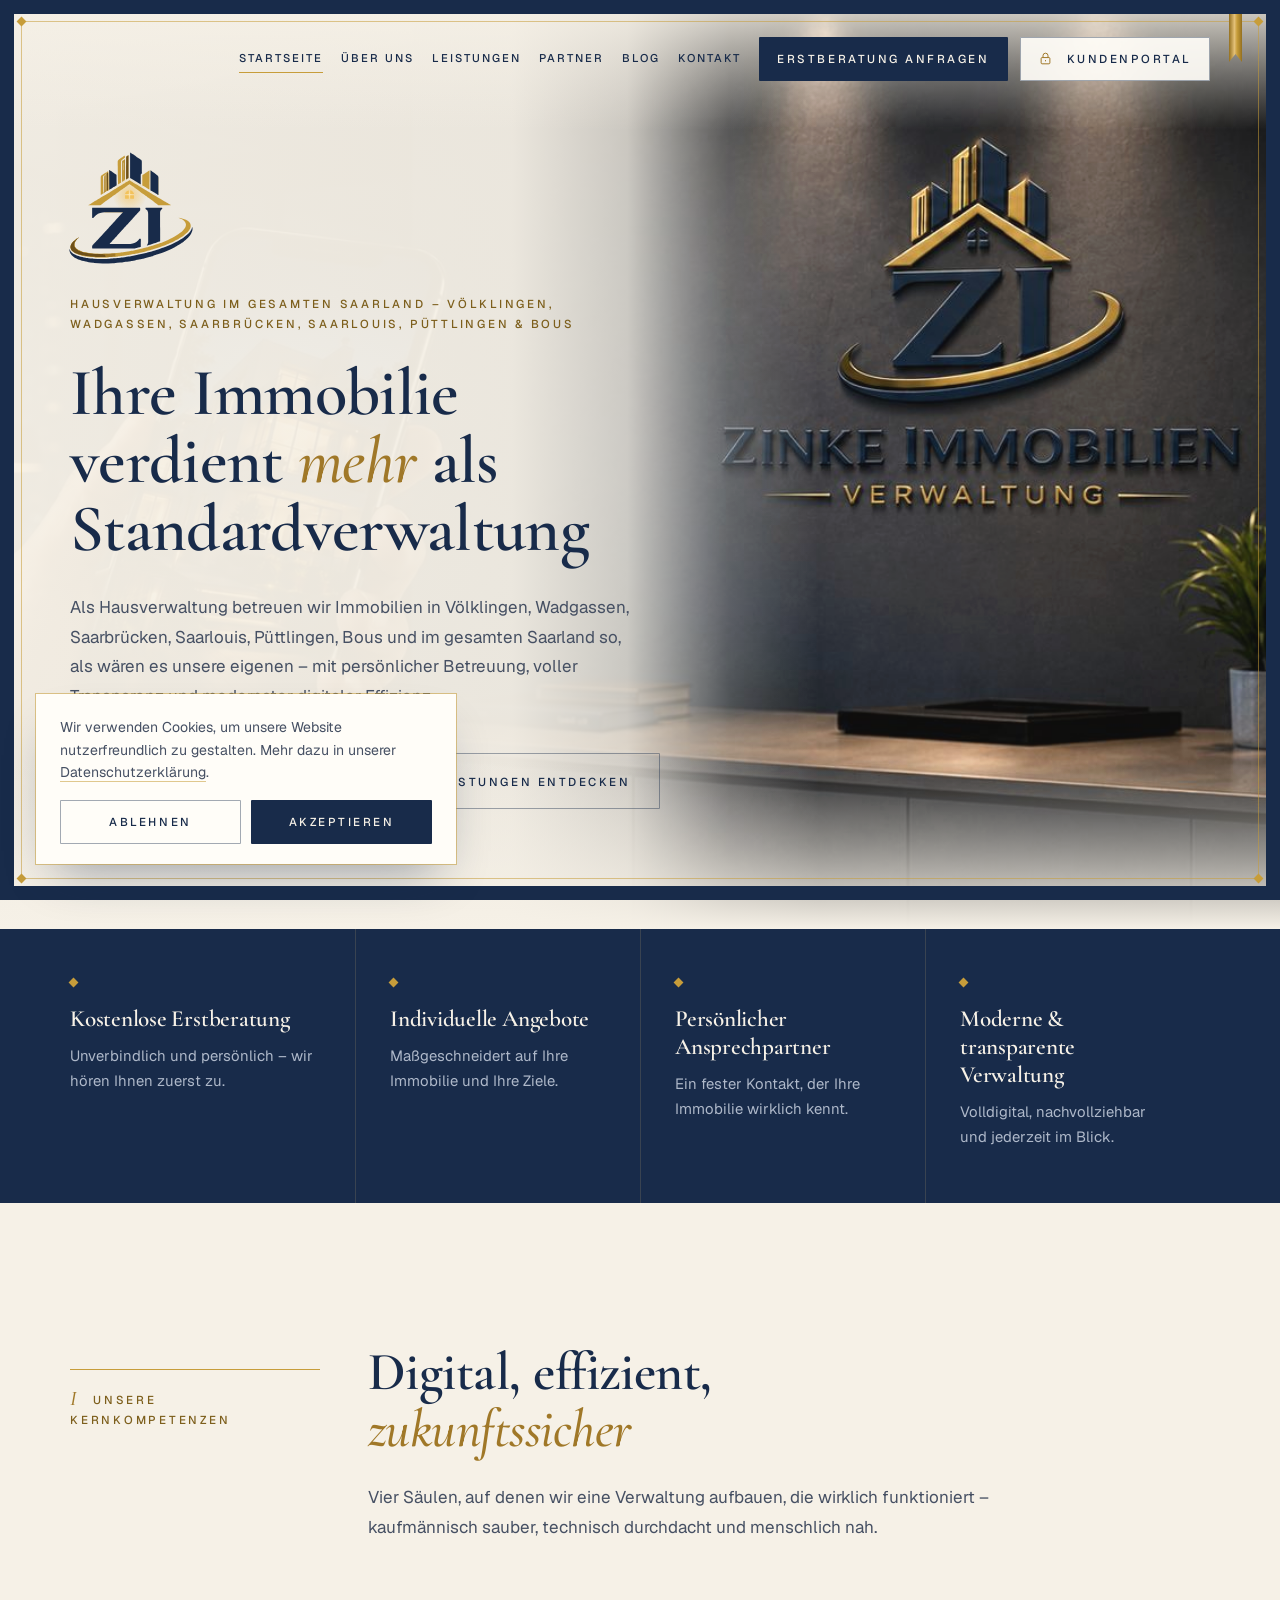
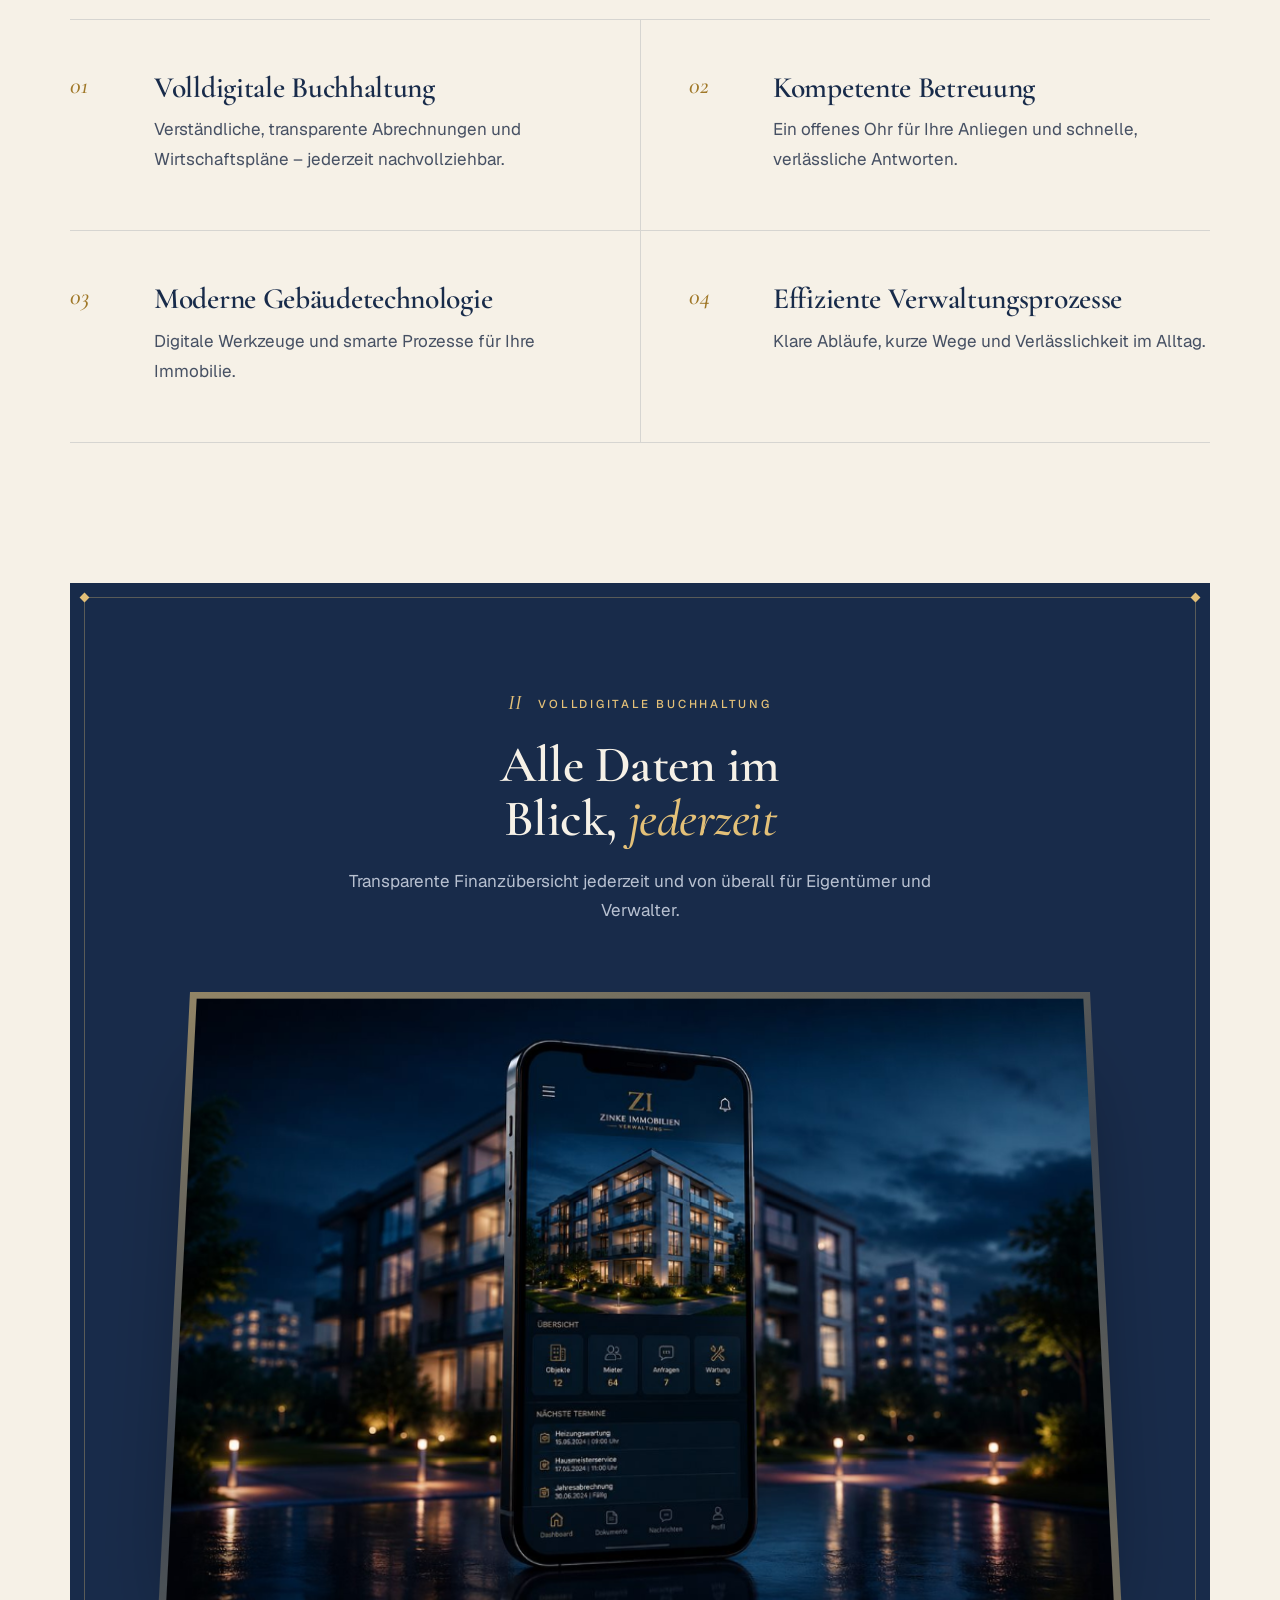
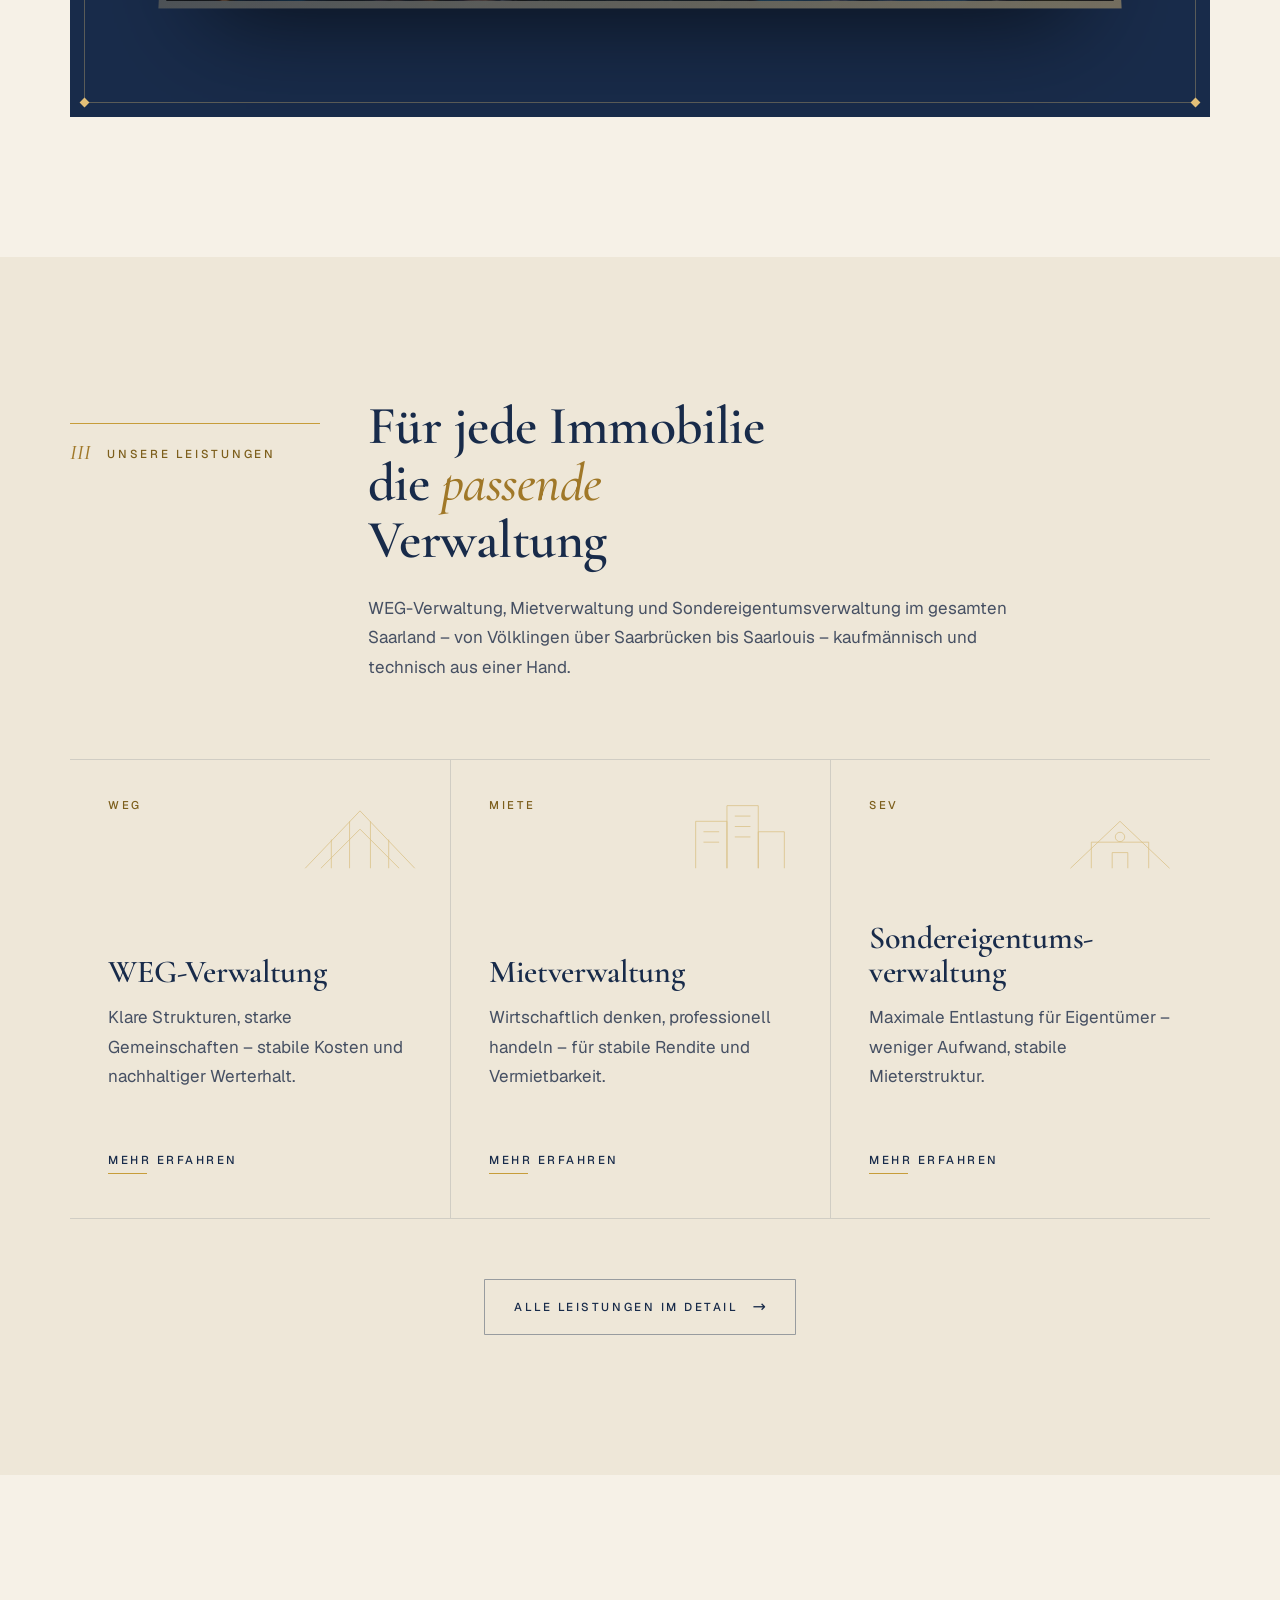
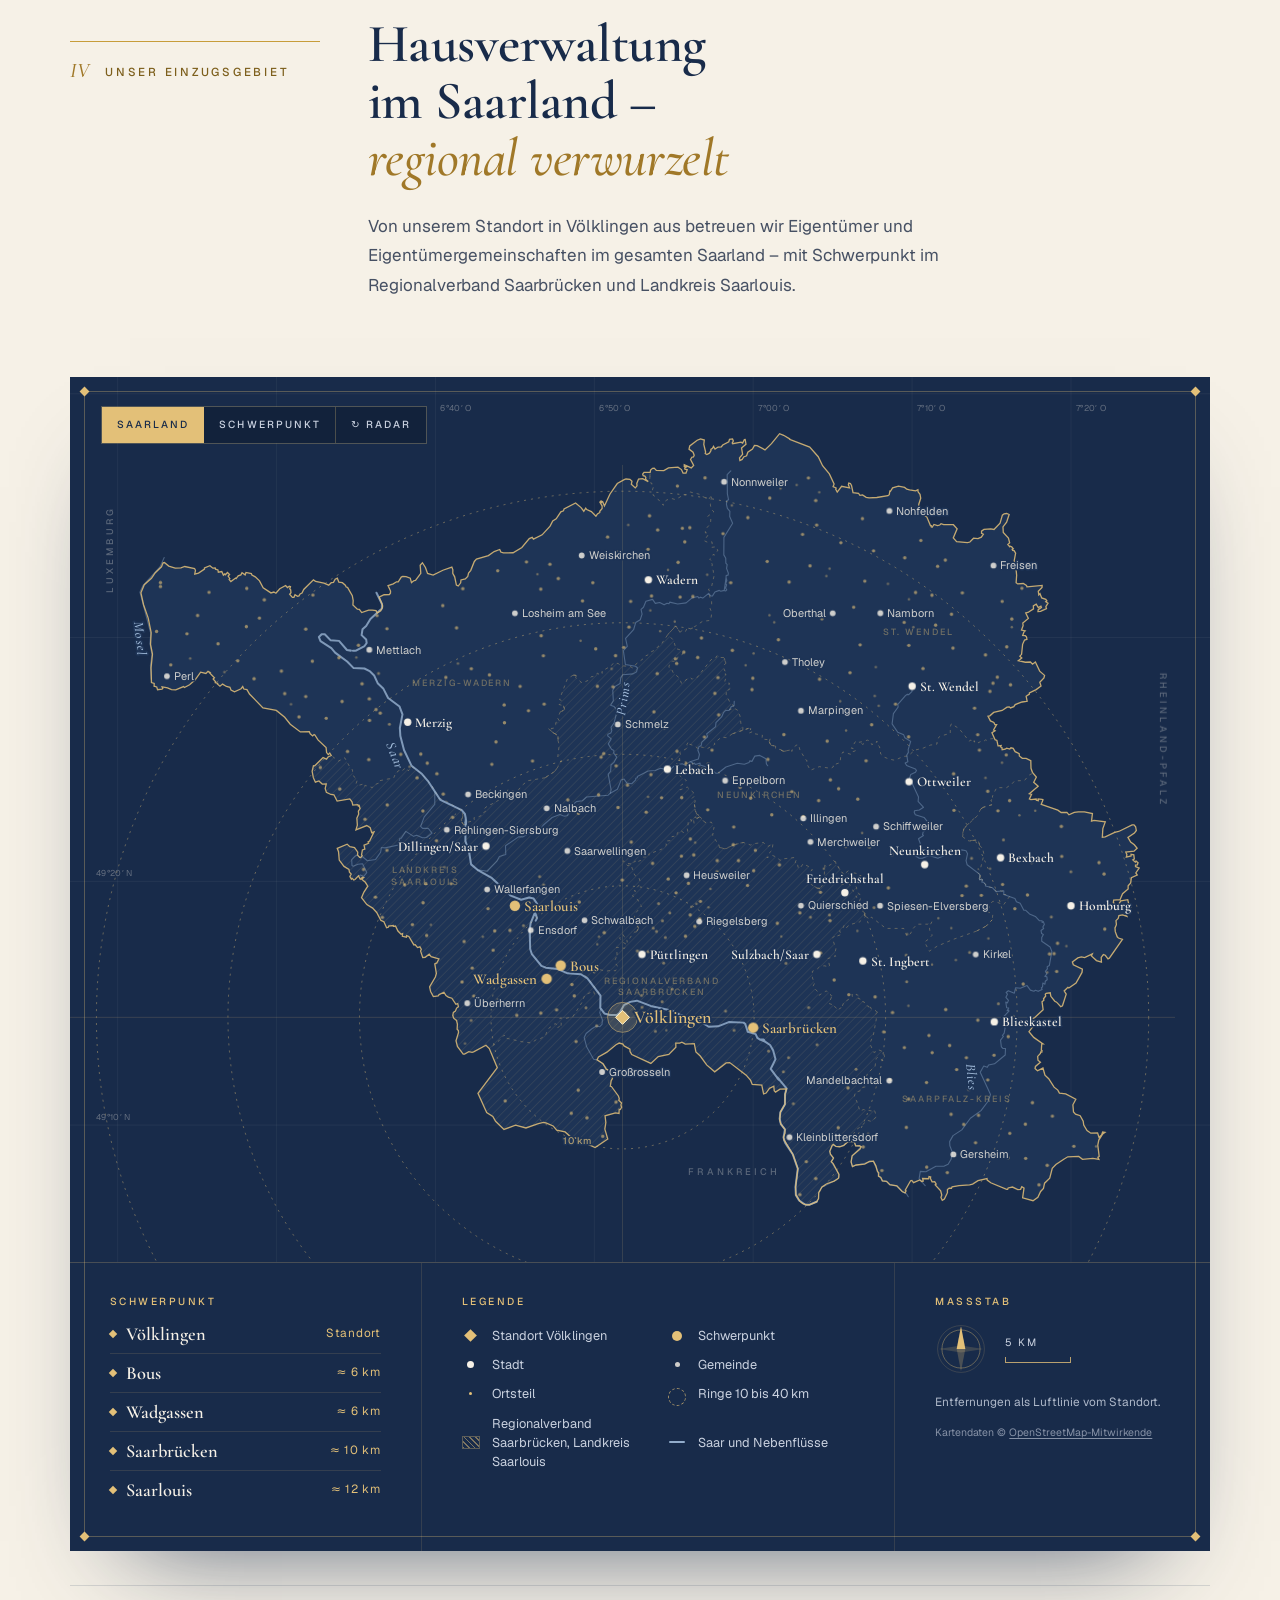
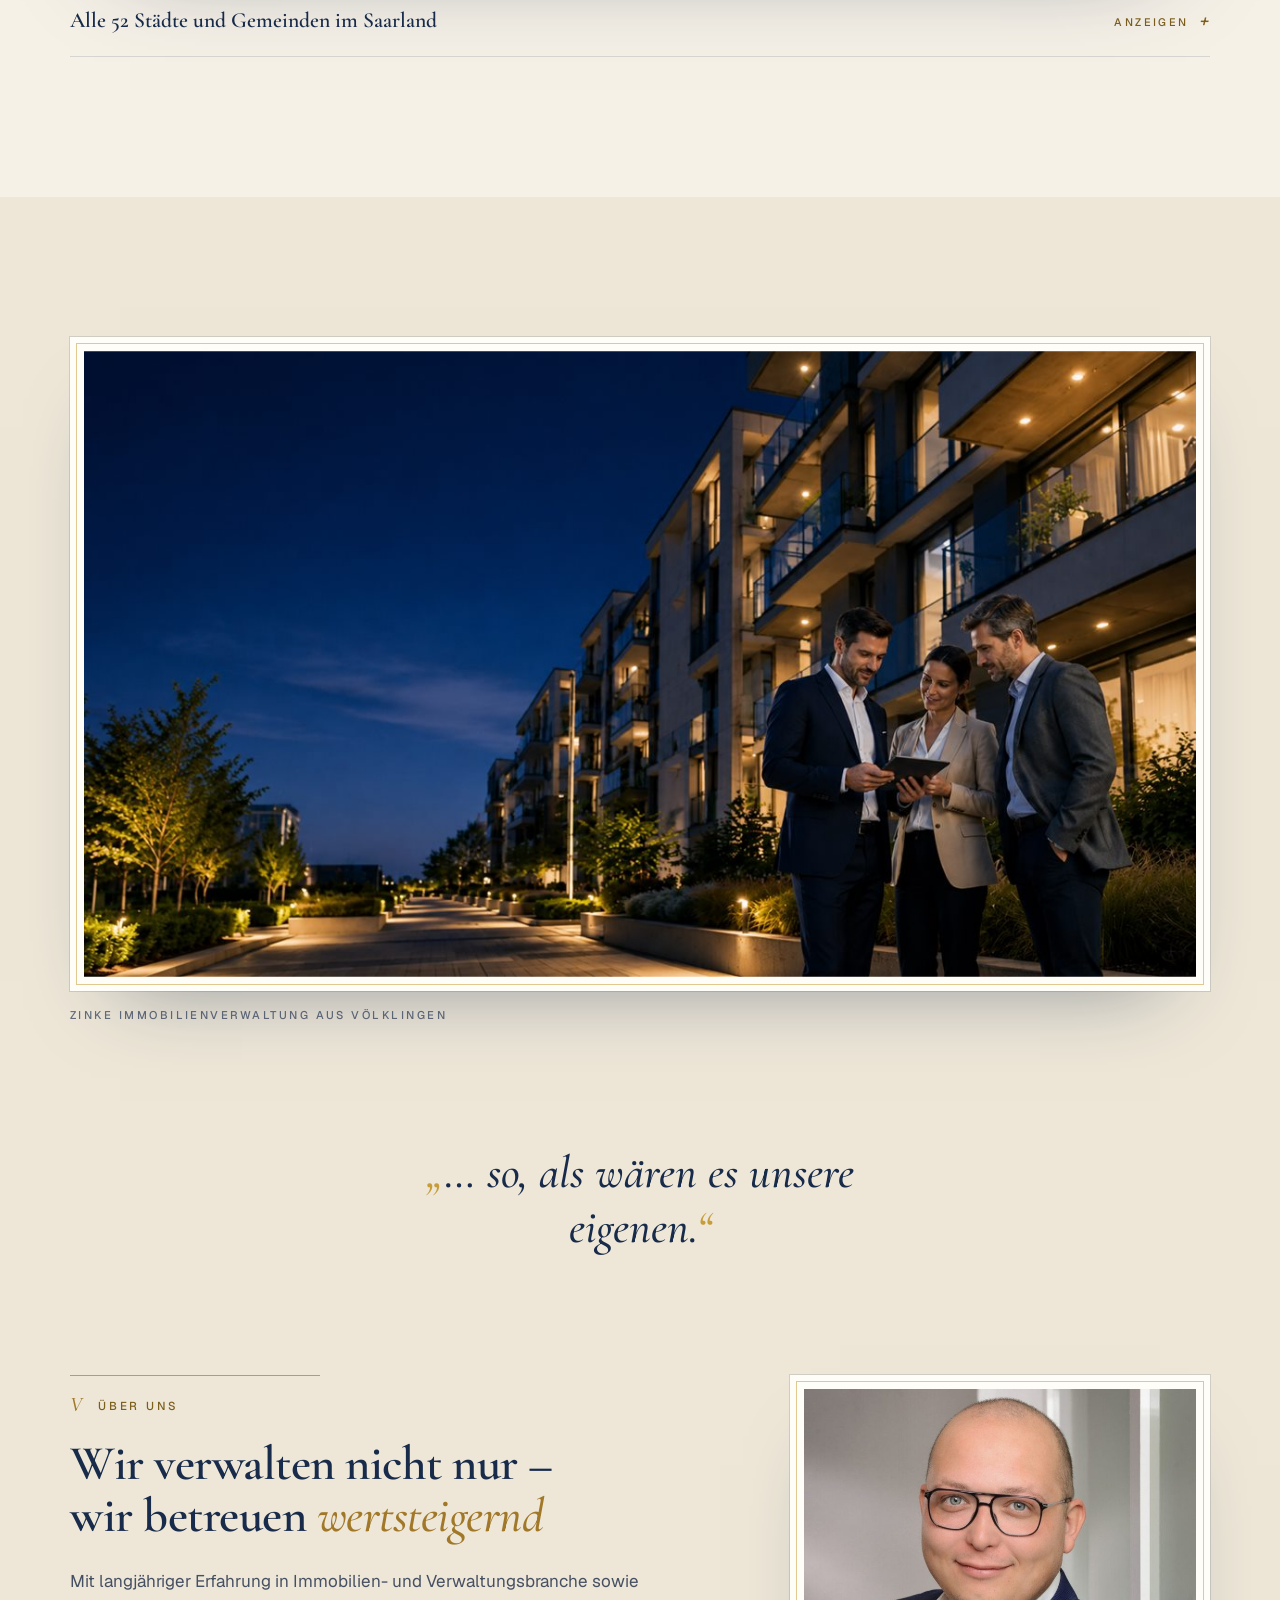
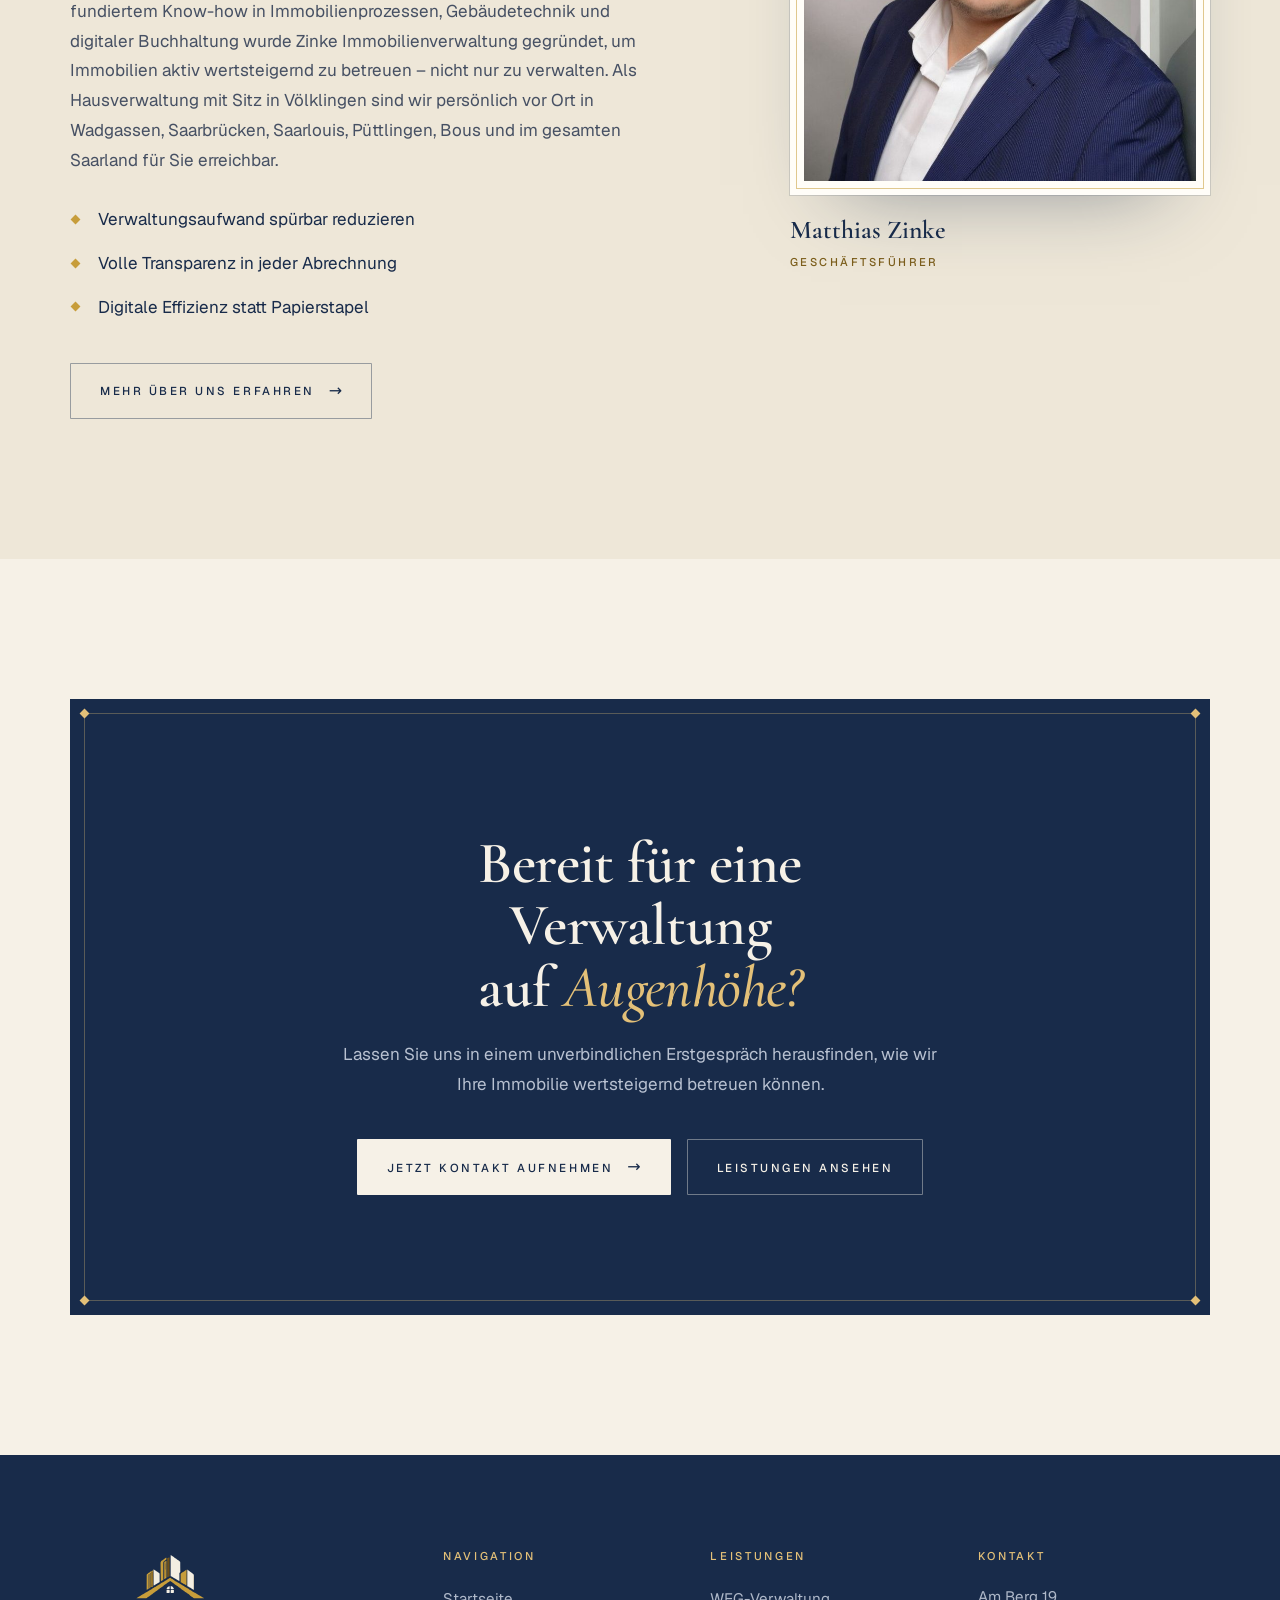
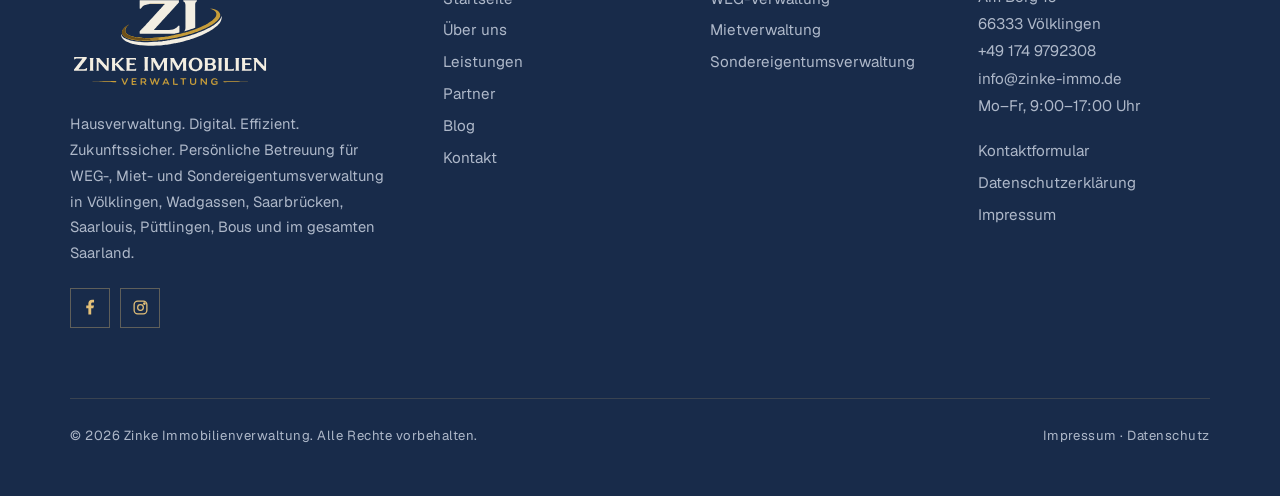
<file: index.html>
<!doctype html>
<html lang="de">
<head>
<meta charset="utf-8">
<meta name="viewport" content="width=device-width, initial-scale=1">
<title>Hausverwaltung Völklingen &amp; Saarland | Zinke Immobilienverwaltung</title>
<meta name="description" content="Hausverwaltung in Völklingen und im Saarland: WEG-, Miet- und Sondereigentumsverwaltung – digital, transparent, persönlich. Jetzt Erstberatung anfragen.">
<link rel="canonical" href="https://zinke-immo.de/">
<meta property="og:type" content="website">
<meta property="og:site_name" content="Zinke Immobilienverwaltung">
<meta property="og:locale" content="de_DE">
<meta property="og:title" content="Hausverwaltung Völklingen &amp; Saarland | Zinke Immobilienverwaltung">
<meta property="og:description" content="Hausverwaltung in Völklingen und im Saarland: WEG-, Miet- und Sondereigentumsverwaltung – digital, transparent, persönlich. Jetzt Erstberatung anfragen.">
<meta property="og:url" content="https://zinke-immo.de/">
<meta property="og:image" content="https://zinke-immo.de/assets/img/teilen.jpg">
<meta property="og:image:width" content="1200">
<meta property="og:image:height" content="630">
<meta property="og:image:alt" content="Büro der Zinke Immobilienverwaltung in Völklingen">
<meta name="twitter:card" content="summary_large_image">
<script type="application/ld+json">{"@context":"https://schema.org","@graph":[{"@type":"RealEstateAgent","@id":"https://zinke-immo.de/#organisation","name":"Zinke Immobilienverwaltung","url":"https://zinke-immo.de/","logo":"https://zinke-immo.de/assets/img/logo.png","image":"https://zinke-immo.de/assets/img/teilen.jpg","telephone":"+49-174-9792308","email":"info@zinke-immo.de","priceRange":"Individuelles Angebot","address":{"@type":"PostalAddress","streetAddress":"Am Berg 19","postalCode":"66333","addressLocality":"Völklingen","addressRegion":"Saarland","addressCountry":"DE"},"geo":{"@type":"GeoCoordinates","latitude":49.2403326,"longitude":6.8629202},"areaServed":[{"@type":"City","name":"Völklingen"},{"@type":"City","name":"Wadgassen"},{"@type":"City","name":"Saarbrücken"},{"@type":"City","name":"Saarlouis"},{"@type":"City","name":"Püttlingen"},{"@type":"City","name":"Bous"},{"@type":"State","name":"Saarland"}],"openingHoursSpecification":{"@type":"OpeningHoursSpecification","dayOfWeek":["Monday","Tuesday","Wednesday","Thursday","Friday"],"opens":"09:00","closes":"17:00"},"founder":{"@id":"https://zinke-immo.de/ueber-uns.html#matthias-zinke"},"sameAs":["https://www.facebook.com/share/14e6Dbp4mTi/","https://www.instagram.com/zinke_immobilienverwaltung"]},{"@type":"WebSite","@id":"https://zinke-immo.de/#website","url":"https://zinke-immo.de/","name":"Zinke Immobilienverwaltung","inLanguage":"de-DE","publisher":{"@id":"https://zinke-immo.de/#organisation"}},{"@type":"WebPage","@id":"https://zinke-immo.de/#seite","url":"https://zinke-immo.de/","name":"Hausverwaltung Völklingen & Saarland | Zinke Immobilienverwaltung","isPartOf":{"@id":"https://zinke-immo.de/#website"},"about":{"@id":"https://zinke-immo.de/#organisation"},"inLanguage":"de-DE","description":"Hausverwaltung in Völklingen und im Saarland: WEG-, Miet- und Sondereigentumsverwaltung – digital, transparent, persönlich. Jetzt Erstberatung anfragen."}]}</script>
<meta name="theme-color" content="#182B4A">
<link rel="icon" href="assets/img/emblem.svg" type="image/svg+xml">
<link rel="preload" href="assets/fonts/CormorantGaramond-500i.woff2" as="font" type="font/woff2" crossorigin>
<link rel="preload" href="assets/fonts/CormorantGaramond-500.woff2" as="font" type="font/woff2" crossorigin>
<link rel="stylesheet" href="assets/fonts.css">
<link rel="stylesheet" href="assets/site.css">
<script>(function(){try{var h=document.documentElement,q=/[?&]intro\b/.test(location.search);if(!q&&matchMedia('(prefers-reduced-motion: reduce)').matches)return;var n=performance.getEntriesByType('navigation')[0],t=n?n.type:'navigate',r=document.referrer,ext=!r||new URL(r).host!==location.host;if(q||(t==='navigate'&&ext&&!sessionStorage.getItem('zinke-intro'))){h.classList.add('intro');sessionStorage.setItem('zinke-intro','1')}}catch(e){}})();</script>

</head>
<body>
<a class="skip-link" href="#inhalt">Zum Inhalt springen</a>
<div id="intro" role="region" aria-label="Begrüßung">
  <div class="in-scene" aria-hidden="true">
    <div class="in-crest"><svg class="in-svg" viewBox="720 30 1560 1390" aria-hidden="true" focusable="false" xmlns="http://www.w3.org/2000/svg"><g class="i-o"><path d="M0 0 C1 0 2 1 3 1 C12 27 -2 59 -13 82 C-20 96 -31 110 -42 121 C-44 123 -46 125 -47 127 C-53 134 -60 140 -67 146 C-69 148 -71 150 -73 152 C-78 156 -82 160 -87 163 C-90 166 -93 168 -96 170 C-98 172 -99 173 -101 174 C-102 176 -104 177 -105 178 C-110 182 -116 186 -121 189 C-122 190 -123 190 -124 191 C-125 192 -127 193 -129 194 C-131 196 -133 197 -135 199 C-143 204 -151 209 -160 214 C-164 217 -169 220 -173 222 C-180 226 -186 230 -192 233 C-195 234 -197 236 -200 237 C-200 238 -201 238 -202 238 C-205 240 -209 242 -212 244 C-266 274 -323 298 -380 318 C-387 321 -394 323 -401 326 C-407 328 -413 330 -418 332 C-428 335 -437 338 -446 341 C-455 344 -464 347 -473 350 C-474 350 -475 351 -476 351 C-480 353 -486 354 -491 355 C-492 356 -492 356 -493 356 C-494 356 -494 356 -495 357 C-500 358 -506 360 -511 361 C-533 368 -556 374 -579 380 C-580 380 -581 380 -582 381 C-593 384 -605 386 -617 389 C-622 390 -628 392 -634 393 C-643 395 -653 397 -662 399 C-668 400 -675 401 -682 402 C-683 403 -684 403 -685 403 C-689 404 -693 405 -697 406 C-709 408 -721 410 -733 412 C-738 413 -743 414 -748 415 C-762 418 -777 420 -792 422 C-793 422 -794 422 -795 423 C-805 424 -816 425 -826 426 C-830 427 -834 427 -838 428 C-850 430 -861 431 -872 432 C-873 432 -874 432 -876 432 C-901 435 -926 437 -951 439 C-956 439 -962 439 -967 439 C-1004 442 -1042 442 -1080 442 C-1083 442 -1086 442 -1090 442 C-1124 442 -1158 440 -1192 436 C-1197 435 -1201 435 -1206 434 C-1229 432 -1252 428 -1275 424 C-1276 424 -1278 424 -1279 423 C-1290 421 -1301 418 -1312 416 C-1315 415 -1318 414 -1320 414 C-1377 400 -1448 376 -1481 324 C-1483 320 -1485 316 -1487 313 C-1487 312 -1488 311 -1488 310 C-1494 297 -1496 285 -1496 271 C-1495 271 -1493 271 -1492 271 C-1492 272 -1492 272 -1491 273 C-1482 303 -1457 321 -1430 335 C-1428 336 -1426 337 -1424 338 C-1416 342 -1407 345 -1398 348 C-1397 348 -1396 349 -1394 349 C-1392 350 -1389 351 -1387 352 C-1383 353 -1380 354 -1377 355 C-1364 359 -1352 362 -1339 365 C-1336 366 -1334 366 -1331 367 C-1321 370 -1310 371 -1300 373 C-1296 374 -1292 374 -1289 375 C-1285 376 -1282 376 -1278 376 C-1273 377 -1269 377 -1264 378 C-1247 380 -1230 382 -1212 383 C-1209 383 -1207 383 -1204 384 C-1139 391 -1064 392 -1000 384 C-995 383 -990 383 -986 382 C-984 382 -982 382 -980 382 C-977 382 -974 382 -971 382 C-962 382 -953 381 -944 380 C-942 380 -940 380 -939 380 C-938 380 -937 379 -936 379 C-931 379 -927 378 -922 378 C-920 378 -917 378 -914 377 C-913 377 -911 377 -909 377 C-898 376 -886 374 -875 373 C-873 373 -871 372 -870 372 C-865 372 -860 371 -855 370 C-852 370 -848 370 -845 369 C-832 367 -819 366 -806 363 C-801 362 -796 362 -790 361 C-785 360 -779 359 -774 358 C-765 356 -756 355 -748 354 C-719 349 -690 344 -662 338 C-658 337 -654 336 -650 335 C-621 329 -592 322 -563 315 C-562 315 -561 314 -560 314 C-550 312 -540 309 -531 306 C-527 305 -522 304 -518 303 C-509 301 -501 298 -492 296 C-487 294 -482 292 -477 291 C-469 289 -461 286 -453 284 C-448 282 -442 280 -436 279 C-415 273 -395 265 -375 258 C-370 256 -364 254 -358 252 C-349 249 -340 245 -331 242 C-330 242 -330 241 -329 241 C-279 222 -229 201 -183 175 C-178 172 -174 170 -170 168 C-162 163 -153 158 -145 154 C-144 153 -144 153 -143 152 C-138 149 -134 146 -129 144 C-126 142 -123 140 -120 138 C-113 133 -106 129 -99 123 C-94 119 -90 116 -84 112 C-77 106 -70 101 -62 94 C-61 93 -60 92 -58 91 C-49 82 -39 73 -31 63 C-30 62 -30 62 -29 61 C-16 45 -2 24 -1 3 C-1 1 -1 1 0 0 Z " fill="#182B4A" transform="translate(2257,970)"/><path d="M0 0 C9 1 18 3 26 5 C27 5 28 6 29 6 C66 15 111 29 134 63 C136 67 138 71 140 75 C141 76 141 77 142 79 C145 86 145 94 145 102 C145 103 145 104 145 104 C144 114 142 122 138 131 C137 132 137 133 136 134 C131 146 124 155 116 165 C114 167 113 168 112 170 C106 177 100 183 93 189 C93 189 93 189 91 191 C90 192 88 193 87 194 C85 196 83 198 81 200 C75 205 70 210 64 214 C61 216 59 218 57 219 C52 223 48 226 43 229 C40 231 36 233 33 236 C23 243 12 250 0 256 C-3 258 -6 260 -9 262 C-18 267 -27 272 -37 276 C-42 278 -47 281 -52 284 C-71 294 -90 303 -110 312 C-113 313 -116 314 -118 315 C-126 319 -133 322 -141 325 C-145 326 -149 328 -153 330 C-167 336 -181 341 -195 346 C-201 348 -206 350 -212 352 C-222 356 -232 360 -242 363 C-243 363 -244 364 -244 364 C-257 368 -270 372 -283 376 C-290 378 -298 381 -305 383 C-316 387 -326 390 -336 392 C-341 394 -345 395 -350 396 C-360 399 -370 402 -381 404 C-386 406 -391 407 -396 408 C-403 410 -411 412 -418 414 C-423 415 -428 417 -433 418 C-441 420 -449 422 -457 423 C-469 426 -482 429 -495 432 C-507 435 -519 437 -532 439 C-537 440 -543 442 -548 442 C-549 443 -549 443 -551 443 C-557 444 -562 445 -568 446 C-568 446 -568 446 -571 447 C-573 448 -575 448 -577 448 C-582 449 -587 450 -592 451 C-598 452 -604 453 -609 454 C-610 454 -611 454 -612 454 C-615 455 -618 455 -622 456 C-631 458 -640 459 -649 460 C-656 461 -662 462 -668 463 C-668 463 -668 463 -671 463 C-674 464 -678 464 -681 464 C-729 471 -729 471 -747 472 C-749 472 -752 472 -754 473 C-754 473 -754 473 -757 473 C-760 473 -760 473 -762 474 C-766 474 -769 474 -772 474 C-773 474 -774 475 -774 475 C-777 475 -780 475 -783 475 C-785 475 -787 475 -789 476 C-790 476 -792 476 -793 476 C-795 476 -798 476 -800 477 C-801 477 -803 477 -804 477 C-805 477 -806 477 -807 477 C-808 477 -810 478 -812 478 C-818 478 -824 478 -831 479 C-842 480 -853 481 -864 481 C-865 481 -865 481 -867 481 C-891 482 -915 482 -938 482 C-941 482 -944 482 -947 482 C-968 482 -988 482 -1009 482 C-1010 482 -1011 482 -1012 482 C-1026 481 -1041 480 -1056 479 C-1057 479 -1058 479 -1060 479 C-1077 477 -1094 475 -1111 473 C-1112 473 -1113 473 -1114 473 C-1143 469 -1173 464 -1201 455 C-1205 454 -1208 453 -1211 452 C-1243 443 -1274 430 -1299 407 C-1300 406 -1301 405 -1302 405 C-1312 395 -1316 383 -1320 370 C-1320 369 -1320 369 -1321 368 C-1323 357 -1320 347 -1317 337 C-1317 336 -1317 336 -1316 334 C-1310 316 -1296 302 -1283 288 C-1282 287 -1281 286 -1280 285 C-1276 281 -1272 277 -1267 274 C-1265 272 -1262 270 -1260 268 C-1254 263 -1248 259 -1242 255 C-1237 251 -1232 248 -1227 243 C-1225 242 -1225 242 -1223 242 C-1222 242 -1222 243 -1221 243 C-1224 247 -1228 251 -1232 255 C-1238 260 -1242 265 -1247 271 C-1248 272 -1248 273 -1249 273 C-1264 291 -1272 313 -1271 336 C-1269 354 -1258 369 -1245 381 C-1227 394 -1208 403 -1187 410 C-1186 410 -1186 410 -1183 411 C-1174 415 -1164 417 -1154 419 C-1151 420 -1148 421 -1146 421 C-1136 424 -1127 426 -1117 428 C-1117 428 -1117 428 -1115 428 C-1103 430 -1091 432 -1079 434 C-1077 434 -1075 434 -1073 434 C-1061 436 -1050 437 -1039 438 C-1036 438 -1033 438 -1030 438 C-1028 438 -1027 438 -1025 438 C-1021 439 -1017 439 -1013 440 C-1010 440 -1006 440 -1002 440 C-1001 440 -1000 440 -998 440 C-996 440 -993 440 -991 440 C-990 440 -990 440 -987 440 C-986 440 -985 440 -984 440 C-981 440 -978 440 -974 440 C-968 441 -961 441 -954 441 C-954 441 -954 441 -950 441 C-946 441 -942 441 -938 441 C-937 441 -936 441 -936 441 C-912 441 -888 441 -864 439 C-861 439 -858 439 -856 439 C-812 436 -769 432 -726 427 C-725 427 -725 427 -724 427 C-688 423 -688 423 -676 421 C-672 420 -667 420 -663 419 C-649 418 -636 415 -622 413 C-621 413 -620 413 -619 413 C-609 411 -599 409 -589 407 C-583 406 -577 404 -570 404 C-564 403 -558 401 -552 400 C-552 400 -551 400 -550 400 C-525 395 -499 389 -474 383 C-474 383 -474 383 -472 382 C-392 363 -392 363 -365 355 C-362 354 -358 353 -354 352 C-348 350 -341 348 -335 346 C-331 345 -327 344 -323 343 C-311 339 -299 335 -288 331 C-282 328 -276 326 -269 324 C-254 321 -240 315 -226 310 C-221 307 -215 305 -210 304 C-190 297 -172 289 -153 280 C-148 278 -143 276 -138 274 C-122 267 -107 259 -92 252 C-92 252 -92 252 -89 250 C-78 245 -66 239 -56 233 C-52 231 -49 229 -46 227 C-30 217 -13 208 2 196 C2 196 2 196 4 194 C7 192 10 190 12 188 C13 187 14 187 15 186 C17 185 19 183 20 182 C22 181 24 179 26 178 C30 175 34 171 38 168 C41 164 44 161 47 158 C64 144 84 119 86 96 C86 96 86 96 86 94 C86 92 86 92 87 90 C88 76 83 59 73 48 C71 45 68 42 65 39 C64 38 64 38 63 37 C46 20 22 11 0 3 C0 2 0 1 0 0 Z " fill="#C79D3A" transform="translate(2095,855)"/><path d="M0 0 C1 0 1 0 2 1 C-2 5 -5 9 -10 12 C-14 17 -18 21 -22 26 C-24 28 -26 30 -28 32 C-38 40 -47 60 -49 74 C-50 88 -51 103 -43 116 C-43 117 -42 118 -42 118 C-12 163 51 176 100 186 C101 186 102 186 103 187 C122 190 140 193 159 195 C160 195 161 195 163 195 C179 197 196 198 212 199 C213 199 214 199 214 199 C223 200 232 200 240 200 C243 200 243 200 246 201 C248 201 250 201 253 201 C254 201 254 201 255 201 C257 201 260 201 262 201 C264 201 265 201 267 201 C270 201 274 201 277 201 C282 201 286 201 291 201 C294 202 297 202 301 202 C302 202 304 202 306 202 C308 202 310 202 312 202 C314 202 315 202 316 202 C319 202 321 201 324 201 C326 201 327 201 329 201 C330 201 331 201 332 201 C332 201 332 201 334 201 C334 202 334 203 334 204 C333 204 332 204 332 204 C322 204 322 204 318 208 C319 208 320 209 321 209 C325 211 325 211 327 214 C327 215 327 216 327 217 C328 216 329 216 330 216 C330 216 330 217 330 217 C332 221 334 225 337 229 C335 231 335 231 332 231 C332 231 331 231 330 231 C329 231 328 231 327 231 C326 231 326 231 325 231 C325 232 325 233 325 234 C326 234 327 234 328 233 C336 233 343 232 351 234 C351 235 351 236 351 237 C272 238 272 238 242 238 C240 238 237 238 234 238 C204 237 175 236 145 233 C144 233 143 232 142 232 C113 230 84 225 55 220 C54 220 53 219 52 219 C20 213 -13 202 -42 187 C-44 186 -47 185 -49 184 C-59 180 -68 172 -76 165 C-77 164 -77 164 -79 162 C-89 153 -94 141 -97 128 C-97 127 -98 126 -98 126 C-100 115 -98 105 -94 95 C-94 94 -94 93 -93 92 C-87 73 -73 59 -60 46 C-59 45 -58 44 -58 43 C-54 39 -49 35 -45 32 C-42 30 -40 28 -37 26 C-32 21 -25 17 -19 12 C-14 9 -9 5 -4 1 C-2 0 -2 0 0 0 Z " fill="#6E5019" transform="translate(872.25390625,1097.3046875)"/><path d="M0 0 C0 1 0 1 0 2 C-4 4 -6 4 -10 4 C-10 5 -9 5 -9 6 C-5 13 -5 13 -6 17 C-6 18 -6 19 -7 20 C-7 23 -8 25 -8 28 C-8 30 -8 30 -10 33 C-10 33 -10 33 -7 32 C-4 32 -1 32 2 32 C3 32 4 32 5 32 C6 32 6 32 8 32 C10 32 11 32 12 32 C14 32 17 32 20 32 C20 33 20 34 20 35 C19 35 18 35 16 35 C2 36 2 36 -4 37 C-10 38 -14 38 -20 38 C-28 39 -36 40 -44 40 C-64 43 -85 44 -105 44 C-105 43 -105 42 -105 41 C-114 41 -122 41 -131 41 C-131 40 -131 39 -131 38 C-130 38 -130 38 -129 38 C-128 38 -127 38 -126 38 C-126 38 -126 38 -123 37 C-123 37 -123 37 -121 37 C-121 37 -121 37 -120 35 C-120 35 -120 35 -121 34 C-126 28 -126 28 -127 24 C-128 24 -128 24 -129 24 C-129 23 -130 22 -130 22 C-133 18 -135 18 -139 16 C-134 11 -134 11 -130 11 C-130 11 -130 11 -127 11 C-127 11 -127 11 -124 11 C-124 11 -123 11 -122 11 C-122 10 -122 9 -122 8 C-123 8 -124 8 -124 8 C-134 10 -144 10 -154 10 C-155 10 -157 10 -158 10 C-163 10 -167 10 -171 10 C-176 10 -180 10 -184 10 C-193 9 -202 9 -210 9 C-210 9 -210 8 -210 8 C-210 8 -210 8 -207 8 C-199 8 -191 8 -182 8 C-178 8 -174 8 -170 8 C-152 7 -134 7 -116 6 C-116 6 -115 6 -114 6 C-85 6 -85 6 -75 4 C-71 4 -66 4 -62 4 C-55 3 -48 3 -40 2 C-27 0 -14 0 0 0 Z " fill="#A07828" transform="translate(1328,1290)"/><path d="M0 0 C5 2 9 4 14 6 C23 10 32 14 42 17 C43 17 44 18 44 18 C102 38 163 45 224 50 C226 50 228 50 230 50 C239 51 249 51 259 52 C262 52 264 52 267 52 C304 52 341 52 378 52 C384 52 390 51 395 51 C406 51 417 51 428 51 C428 52 428 52 428 53 C396 55 364 55 332 55 C329 55 326 55 323 55 C302 55 282 55 261 54 C260 54 259 54 258 54 C244 54 229 53 214 52 C213 52 212 52 210 52 C193 50 176 48 159 46 C159 46 159 46 156 46 C127 42 97 37 69 28 C65 27 62 26 59 25 C42 21 26 14 11 7 C10 6 9 6 8 6 C1 2 1 2 0 0 Z " fill="#C79D3A" transform="translate(825,1282)"/><path d="M0 0 C0 4 -2 6 -4 10 C-16 27 -22 47 -18 68 C-14 88 0 103 17 114 C32 123 48 130 65 136 C66 136 67 137 69 137 C78 141 88 143 98 145 C101 146 104 147 106 147 C116 150 125 152 135 154 C135 154 135 154 137 154 C149 156 161 158 173 160 C175 160 177 160 179 160 C191 162 202 163 213 164 C216 164 219 164 222 164 C224 164 225 164 227 164 C231 165 235 165 239 166 C242 166 246 166 250 166 C252 166 253 166 254 166 C255 166 257 166 258 166 C259 166 261 166 262 166 C265 166 269 166 272 166 C272 167 272 167 272 168 C261 169 250 169 239 168 C238 168 238 168 237 168 C199 166 160 162 123 154 C123 154 123 154 121 154 C115 152 110 151 104 150 C103 150 103 150 102 149 C89 146 76 142 63 138 C62 137 61 137 60 137 C26 124 -4 108 -20 73 C-26 55 -20 34 -12 18 C-9 12 -5 5 0 0 Z " fill="#C79D3A" transform="translate(843,1129)"/><path d="M0 0 C0 1 0 1 0 2 C-32 4 -64 4 -96 4 C-99 4 -102 4 -105 4 C-132 4 -159 4 -186 3 C-186 3 -186 2 -186 2 C-164 2 -141 2 -119 1 C-109 1 -98 1 -88 1 C-79 1 -70 1 -61 0 C-56 0 -51 0 -46 0 C-42 0 -37 0 -33 0 C-31 0 -30 0 -28 0 C-19 0 -9 -0 0 0 Z " fill="#C79D3A" transform="translate(1253,1333)"/></g><g class="i-b"><g style="animation-delay:0.43s"><path d="M0 0 C1 1 2 2 3 2 C14 11 26 18 38 26 C42 29 46 32 50 35 C54 37 57 39 60 41 C65 44 69 48 74 51 C78 54 83 58 87 61 C94 65 100 70 106 75 C110 78 115 81 119 84 C136 95 136 95 139 103 C140 108 140 112 140 117 C140 118 140 120 140 121 C140 125 140 129 140 133 C140 136 140 140 140 143 C140 151 140 158 140 166 C140 174 140 183 140 191 C140 198 140 205 140 212 C140 217 140 221 140 226 C140 230 140 234 140 238 C140 239 140 241 141 242 C141 244 141 246 141 248 C141 250 141 251 141 252 C140 256 138 257 135 260 C134 261 134 261 133 262 C132 263 131 264 130 265 C128 266 127 268 127 270 C127 271 127 272 127 273 C127 274 127 275 127 276 C127 276 127 276 127 279 C127 280 127 281 127 282 C127 285 127 288 127 290 C127 294 127 298 127 302 C127 313 127 324 127 336 C127 342 127 349 127 356 C127 359 127 361 127 364 C127 368 127 371 127 375 C127 376 127 377 127 378 C127 379 127 380 127 381 C127 382 127 383 127 384 C127 384 127 384 127 386 C126 387 125 387 124 388 C123 388 123 387 122 387 C116 383 110 379 104 376 C100 373 96 371 93 369 C84 364 76 359 68 354 C58 348 49 343 40 337 C33 332 25 328 18 323 C17 323 16 323 16 322 C6 316 6 316 1 314 C-2 312 -2 312 -3 310 C-3 308 -3 307 -3 305 C-3 304 -3 304 -3 302 C-3 301 -3 300 -3 299 C-3 298 -3 297 -3 296 C-3 292 -3 288 -3 284 C-3 282 -3 279 -3 276 C-3 269 -3 263 -3 256 C-3 251 -3 245 -3 240 C-3 239 -3 238 -3 237 C-3 236 -3 234 -3 233 C-3 218 -3 203 -3 188 C-3 176 -3 163 -3 150 C-3 136 -3 121 -3 106 C-3 105 -3 103 -3 102 C-3 101 -3 100 -3 99 C-3 94 -3 88 -3 83 C-3 76 -3 70 -3 63 C-3 60 -3 56 -3 53 C-3 40 -3 26 -3 13 C-3 12 -3 11 -2 10 C-2 9 -2 8 -2 7 C-2 6 -2 5 -2 4 C-2 2 -2 2 0 0 Z " fill="#182B4A" transform="translate(1504,60)"/></g><g style="animation-delay:0.60s"><path d="M0 0 C3 0 5 2 8 4 C8 4 9 5 10 5 C10 6 11 6 12 7 C13 8 15 9 16 10 C17 11 17 11 19 12 C22 15 25 17 28 19 C29 20 29 20 30 20 C31 21 32 22 33 23 C36 25 39 27 42 29 C46 32 50 35 54 37 C60 42 67 47 73 52 C76 54 79 56 82 58 C90 63 94 69 96 79 C98 88 97 98 97 107 C97 109 97 111 97 113 C97 119 97 124 97 130 C97 136 97 142 97 148 C97 159 97 170 97 181 C97 194 97 207 97 220 C97 246 97 272 97 298 C95 299 95 299 93 299 C91 298 89 296 87 295 C80 290 73 286 66 282 C64 281 62 279 60 278 C59 278 59 278 56 276 C53 274 49 272 46 270 C45 269 44 269 44 268 C41 267 38 265 35 263 C24 256 13 250 2 244 C0 243 0 243 -1 241 C-1 238 -1 235 -1 232 C-1 231 -1 230 -1 229 C-1 225 -1 222 -1 219 C-1 216 -1 214 -1 212 C-1 206 -1 200 -1 194 C-1 190 -1 185 -1 180 C-1 180 -1 179 -1 178 C-1 177 -1 176 -1 174 C-1 162 -1 149 -1 136 C-1 125 -1 114 -1 104 C-1 91 -1 78 -1 66 C-1 64 -1 63 -1 62 C-1 61 -1 60 -1 60 C-1 55 -1 50 -1 46 C-1 39 -1 33 -1 27 C-1 24 -1 22 -1 20 C-1 16 -1 13 -1 10 C-1 9 -1 8 -1 7 C-1 1 -1 1 0 0 Z " fill="#182B4A" transform="translate(1750,279)"/></g><g style="animation-delay:0.22s"><path d="M0 0 C5 3 11 7 16 10 C17 11 18 11 19 12 C26 17 33 22 40 26 C49 32 58 38 66 44 C67 44 68 44 68 45 C69 45 69 46 70 46 C70 46 70 46 73 48 C74 48 74 48 76 50 C78 51 80 53 82 54 C83 55 84 55 84 56 C89 62 87 73 87 81 C87 82 87 82 87 84 C87 88 87 92 87 96 C87 97 87 98 87 99 C87 105 87 110 87 116 C87 123 87 131 87 138 C88 144 88 150 88 156 C88 159 88 162 88 164 C88 168 88 171 88 175 C88 176 88 177 88 178 C88 185 88 185 85 189 C84 189 83 190 82 190 C81 190 80 191 79 192 C78 192 77 193 76 193 C69 197 63 201 56 205 C55 206 54 206 53 207 C48 210 44 213 39 216 C31 222 23 226 14 231 C11 233 8 235 4 237 C3 238 2 238 1 239 C-1 238 -1 238 -3 237 C-3 236 -3 236 -3 235 C-3 216 -3 198 -3 179 C-3 170 -3 161 -3 152 C-3 115 -3 78 -4 40 C-4 36 -4 33 -4 29 C-4 27 -4 25 -4 23 C-4 20 -4 17 -4 14 C-4 13 -4 12 -4 11 C-4 5 -4 5 -2 1 C-1 1 -1 0 0 0 Z " fill="#182B4A" transform="translate(1249,275)"/></g><g style="animation-delay:0.52s"><path d="M0 0 C1 0 3 0 4 0 C5 4 5 7 5 11 C5 12 5 12 5 13 C5 16 5 18 5 20 C5 22 5 24 5 26 C5 30 5 35 5 39 C5 42 5 45 5 47 C5 60 5 72 5 84 C5 89 5 94 5 100 C5 109 5 119 5 129 C4 140 4 151 4 162 C4 185 4 208 4 231 C0 230 -2 230 -5 228 C-6 228 -6 228 -8 226 C-8 226 -9 225 -10 225 C-12 224 -14 222 -16 221 C-16 221 -17 220 -18 220 C-22 217 -27 215 -31 212 C-32 212 -32 211 -33 211 C-40 207 -46 203 -52 199 C-80 183 -80 183 -83 180 C-83 179 -83 177 -83 176 C-83 175 -83 174 -83 173 C-83 172 -83 171 -83 170 C-83 169 -83 168 -83 166 C-83 163 -83 159 -83 156 C-83 153 -83 151 -83 148 C-83 143 -83 138 -83 133 C-83 126 -83 119 -83 113 C-83 107 -83 102 -83 97 C-83 95 -83 92 -83 90 C-83 86 -83 83 -83 79 C-83 78 -83 77 -83 76 C-83 60 -83 60 -80 55 C-79 54 -78 53 -77 52 C-76 52 -76 52 -75 51 C-66 44 -57 38 -47 32 C-43 29 -39 26 -34 23 C-31 21 -28 19 -24 17 C-19 13 -14 10 -9 7 C-8 6 -8 6 -7 5 C-4 4 -2 2 0 0 Z " fill="#C79D3A" transform="translate(1733,280)"/></g><g style="animation-delay:0.14s"><path d="M0 0 C0 0 0 0 2 1 C3 3 3 3 3 6 C4 11 4 11 4 13 C5 16 5 20 5 24 C5 25 5 26 5 26 C5 29 5 32 5 35 C5 38 5 40 5 42 C5 49 5 56 5 63 C5 64 5 65 5 66 C5 78 5 89 5 100 C5 115 6 129 6 144 C6 154 6 164 6 174 C6 180 6 186 6 192 C6 198 6 204 6 209 C6 211 6 214 6 216 C6 218 6 221 6 224 C6 225 6 226 6 227 C6 232 6 232 4 235 C1 237 -2 239 -5 240 C-9 242 -12 244 -15 246 C-16 246 -16 246 -19 244 C-19 243 -19 242 -19 242 C-18 206 -18 171 -18 136 C-18 133 -18 130 -18 126 C-18 113 -18 99 -18 86 C-18 78 -18 71 -18 64 C-18 59 -18 55 -18 50 C-18 47 -18 44 -18 40 C-18 39 -18 38 -18 36 C-18 29 -18 25 -14 19 C-15 18 -15 18 -17 18 C-20 18 -20 18 -22 20 C-22 22 -23 24 -23 26 C-25 38 -25 38 -29 43 C-32 45 -35 47 -38 49 C-40 50 -42 51 -43 53 C-43 55 -43 55 -42 57 C-42 57 -41 58 -40 58 C-38 61 -39 63 -39 67 C-39 67 -39 68 -39 69 C-39 71 -39 73 -39 75 C-39 77 -39 79 -39 80 C-39 84 -39 87 -39 91 C-39 96 -39 102 -39 107 C-39 116 -39 125 -39 134 C-39 150 -39 165 -39 181 C-39 186 -39 192 -39 198 C-39 201 -39 204 -39 208 C-39 210 -39 211 -39 213 C-39 221 -39 229 -39 238 C-38 239 -38 240 -38 241 C-38 244 -38 246 -38 248 C-37 257 -37 257 -40 261 C-43 263 -46 265 -49 266 C-56 269 -62 273 -68 278 C-74 282 -80 286 -86 289 C-89 285 -88 281 -88 276 C-88 276 -88 275 -88 274 C-88 271 -88 268 -88 265 C-88 263 -88 261 -88 259 C-88 253 -88 247 -88 242 C-88 237 -88 232 -88 228 C-88 216 -88 205 -88 194 C-88 182 -88 171 -88 159 C-88 149 -88 139 -88 129 C-88 124 -88 118 -88 112 C-88 106 -88 100 -88 95 C-88 93 -88 91 -88 89 C-87 63 -87 63 -80 54 C-78 52 -75 50 -72 48 C-72 48 -72 48 -70 46 C-65 43 -60 40 -55 36 C-51 33 -47 30 -42 27 C-42 27 -41 26 -40 26 C-36 23 -32 20 -29 18 C-26 16 -24 14 -20 13 C-15 11 -11 8 -6 4 C-4 2 -3 1 0 0 Z M-58 62 C-58 65 -59 67 -59 70 C-59 70 -59 71 -59 72 C-59 75 -59 77 -59 80 C-59 82 -59 83 -59 85 C-59 90 -59 95 -58 100 C-58 106 -58 111 -58 116 C-58 125 -58 134 -58 142 C-58 155 -58 167 -58 180 C-58 188 -58 197 -58 206 C-58 208 -58 210 -58 212 C-58 218 -58 224 -58 230 C-58 232 -58 233 -58 235 C-58 250 -58 250 -58 258 C-58 258 -58 259 -58 260 C-57 262 -57 262 -55 263 C-54 264 -54 264 -53 264 C-46 256 -49 241 -49 231 C-49 229 -49 227 -49 225 C-49 221 -49 218 -49 214 C-49 207 -49 201 -49 195 C-49 181 -48 166 -48 152 C-48 139 -48 126 -48 113 C-48 107 -48 101 -48 95 C-48 91 -48 87 -48 83 C-48 81 -48 80 -48 78 C-48 75 -48 73 -48 71 C-48 70 -48 70 -48 68 C-48 65 -48 62 -47 58 C-48 57 -48 57 -50 57 C-54 57 -56 59 -58 62 Z " fill="#C79D3A" transform="translate(1231,288)"/></g><g style="animation-delay:0.29s"><path d="M0 0 C1 0 3 0 4 0 C4 4 4 8 4 13 C4 13 4 13 5 16 C5 25 5 25 2 28 C0 30 -2 32 -4 33 C-5 34 -7 35 -8 36 C-10 37 -11 38 -12 39 C-18 43 -24 47 -30 52 C-32 54 -34 55 -36 56 C-38 58 -40 59 -41 62 C-42 68 -42 75 -42 81 C-42 82 -42 83 -42 84 C-42 87 -42 90 -42 94 C-42 96 -42 98 -42 101 C-42 107 -42 114 -42 120 C-42 126 -42 132 -42 138 C-42 150 -42 163 -42 176 C-42 186 -42 197 -42 208 C-42 220 -42 233 -42 245 C-42 252 -42 258 -42 265 C-42 271 -42 278 -42 284 C-42 286 -42 288 -42 291 C-42 294 -42 297 -42 300 C-42 301 -42 302 -42 303 C-42 307 -42 312 -42 316 C-42 317 -42 317 -41 318 C-41 320 -41 322 -41 324 C-41 327 -41 327 -43 329 C-44 330 -45 330 -46 331 C-47 332 -48 332 -48 333 C-49 333 -50 334 -51 334 C-54 336 -57 338 -61 340 C-61 341 -62 341 -62 342 C-64 342 -65 343 -66 344 C-69 346 -72 348 -76 349 C-79 346 -78 342 -79 338 C-79 337 -79 336 -79 335 C-79 332 -79 330 -79 327 C-79 326 -79 325 -79 325 C-79 319 -79 314 -80 309 C-80 307 -80 305 -80 304 C-80 298 -80 292 -80 286 C-80 285 -80 284 -80 283 C-81 239 -82 196 -82 152 C-82 146 -82 140 -82 134 C-82 126 -83 118 -83 111 C-83 107 -83 103 -83 99 C-83 95 -83 92 -83 88 C-83 86 -83 84 -83 82 C-83 70 -82 62 -74 53 C-70 49 -65 46 -61 42 C-59 41 -57 39 -55 38 C-48 33 -40 28 -33 23 C-28 20 -23 16 -19 13 C-14 9 -8 6 -3 2 C-1 1 -1 1 0 0 Z " fill="#C79D3A" transform="translate(1433,99)"/></g><g style="animation-delay:0.35s"><path d="M0 0 C2 1 2 1 4 2 C4 37 4 72 4 107 C4 111 4 115 4 119 C4 120 4 121 4 122 C4 135 4 148 4 162 C4 175 4 189 4 203 C4 211 4 220 4 228 C4 234 4 240 4 245 C4 249 4 252 4 255 C4 259 4 263 4 266 C4 267 4 268 4 269 C4 270 4 271 4 272 C4 273 4 274 4 275 C4 278 3 278 1 280 C-1 281 -3 282 -5 283 C-7 284 -9 286 -12 287 C-13 288 -14 288 -15 289 C-18 291 -21 293 -24 295 C-25 294 -27 294 -28 293 C-28 261 -28 228 -28 196 C-28 192 -28 188 -28 184 C-28 184 -28 183 -28 182 C-28 170 -28 157 -28 145 C-28 132 -27 120 -27 107 C-27 99 -27 91 -27 84 C-27 78 -27 72 -27 66 C-27 63 -27 61 -27 58 C-27 52 -27 45 -27 39 C-27 37 -27 35 -27 33 C-27 30 -27 28 -27 25 C-27 24 -27 24 -27 23 C-27 19 -26 17 -24 15 C-23 14 -22 14 -21 13 C-20 12 -19 12 -18 11 C-16 10 -15 9 -14 8 C-14 8 -13 8 -12 7 C-11 7 -10 6 -9 5 C-8 4 -6 4 -5 3 C-3 2 -3 2 0 0 Z " fill="#6E5019" transform="translate(1479,94)"/></g><g style="animation-delay:0.31s"><path d="M0 0 C0 0 0 0 2 1 C2 32 3 64 3 96 C3 100 3 103 3 107 C3 108 3 109 3 109 C3 121 3 134 3 146 C3 158 3 170 3 183 C3 190 3 198 3 206 C3 212 3 217 3 223 C3 226 3 228 3 230 C3 234 3 237 3 240 C3 241 3 242 3 243 C3 248 3 251 -0 254 C-2 256 -4 258 -7 259 C-8 260 -8 260 -9 260 C-10 261 -11 261 -12 262 C-17 264 -21 267 -26 271 C-30 269 -30 269 -31 267 C-31 265 -31 263 -30 261 C-30 260 -30 259 -30 258 C-30 257 -30 255 -30 254 C-30 240 -30 226 -30 212 C-30 211 -30 210 -30 209 C-30 203 -30 198 -30 192 C-30 185 -30 178 -30 171 C-30 169 -30 168 -30 167 C-30 164 -30 162 -30 159 C-29 143 -29 126 -29 109 C-29 98 -29 87 -29 76 C-29 70 -29 64 -29 58 C-29 52 -29 46 -29 41 C-29 39 -29 37 -29 35 C-29 32 -29 29 -29 26 C-29 25 -29 25 -29 24 C-29 20 -29 18 -26 15 C-23 12 -21 13 -17 13 C-14 11 -14 11 -12 8 C-10 6 -9 5 -7 3 C-6 2 -6 2 -5 1 C-3 0 -3 0 0 0 Z M-17 37 C-17 47 -17 58 -17 69 C-17 74 -17 79 -17 84 C-17 89 -17 94 -17 98 C-17 100 -17 102 -17 104 C-17 122 -17 122 -16 131 C-15 131 -14 131 -13 131 C-13 119 -13 108 -13 97 C-13 92 -13 86 -13 81 C-13 76 -13 71 -12 66 C-12 64 -12 62 -12 60 C-12 58 -12 55 -12 52 C-12 52 -12 51 -12 50 C-12 45 -13 41 -14 37 C-15 37 -16 37 -17 37 Z " fill="#C79D3A" transform="translate(1434.642578125,145.40771484375)"/></g><g style="animation-delay:0.16s"><path d="M0 0 C1 0 1 1 2 1 C3 15 3 29 3 42 C3 44 3 46 3 48 C3 53 3 58 3 64 C3 69 3 75 3 80 C3 90 3 100 3 111 C3 122 3 134 3 146 C3 170 3 194 3 218 C2 218 2 218 0 220 C-1 220 -2 221 -3 221 C-4 222 -5 222 -5 222 C-8 224 -10 225 -12 227 C-14 227 -14 227 -16 226 C-16 198 -16 171 -16 143 C-16 130 -16 117 -17 104 C-17 93 -17 82 -17 71 C-17 65 -17 59 -17 53 C-17 48 -17 42 -17 36 C-17 34 -17 32 -17 30 C-17 27 -17 25 -17 22 C-17 21 -17 20 -17 19 C-17 16 -17 14 -14 11 C-11 9 -8 7 -5 5 C-3 4 -2 2 0 0 Z " fill="#6E5019" transform="translate(1231,303)"/></g><g style="animation-delay:0.32s"><path d="M0 0 C2 0 2 0 4 1 C4 2 4 2 4 3 C3 6 3 9 3 12 C3 12 3 13 3 14 C3 16 2 18 2 21 C2 22 2 22 2 23 C2 44 2 65 2 86 C2 91 2 96 2 102 C2 112 2 122 2 132 C2 144 2 156 2 167 C2 191 2 215 2 239 C-2 239 -2 239 -4 237 C-7 232 -6 225 -6 219 C-6 218 -6 216 -6 215 C-6 211 -6 207 -6 204 C-6 199 -6 195 -6 191 C-6 184 -6 176 -6 168 C-6 155 -6 141 -6 128 C-6 123 -6 118 -6 113 C-6 98 -6 83 -7 68 C-7 58 -7 48 -7 38 C-7 36 -7 33 -7 30 C-7 30 -7 29 -7 28 C-7 22 -8 17 -9 12 C-9 10 -9 10 -8 7 C-7 7 -6 6 -6 5 C-5 5 -4 4 -4 4 C-3 3 -3 2 -2 2 C-1 1 -1 1 0 0 Z " fill="#A07828" transform="translate(1432,147)"/></g><g style="animation-delay:0.15s"><path d="M0 0 C1 0 2 1 3 1 C3 27 3 54 3 80 C3 92 3 104 3 116 C3 127 3 138 3 148 C3 154 3 160 3 165 C4 170 4 176 4 181 C4 183 4 185 4 187 C4 190 4 192 4 195 C4 196 4 196 4 197 C4 201 3 203 1 206 C-1 207 -1 207 -3 207 C-5 206 -5 206 -6 205 C-6 203 -6 202 -6 200 C-6 199 -6 198 -6 197 C-6 195 -6 194 -6 193 C-5 181 -5 169 -5 157 C-5 156 -5 156 -5 155 C-5 150 -5 146 -5 142 C-5 136 -5 130 -5 125 C-5 109 -5 93 -5 77 C-5 69 -5 60 -5 51 C-5 46 -5 40 -5 34 C-5 31 -5 28 -5 24 C-5 22 -5 21 -5 19 C-5 17 -5 15 -5 13 C-5 12 -5 10 -5 9 C-5 6 -4 4 -2 1 C-1 1 -1 0 0 0 Z " fill="#A07828" transform="translate(1202,336)"/></g><g style="animation-delay:0.35s"><path d="M0 0 C2 1 2 1 4 2 C4 37 4 72 4 107 C4 111 4 115 4 119 C4 120 4 121 4 122 C4 135 4 148 4 162 C4 175 4 189 4 203 C4 211 4 220 4 228 C4 234 4 240 4 245 C4 249 4 252 4 255 C4 259 4 263 4 266 C4 267 4 268 4 269 C4 270 4 271 4 272 C4 273 4 274 4 275 C4 278 3 278 1 280 C-1 281 -3 282 -5 283 C-7 284 -9 286 -12 287 C-13 288 -14 288 -15 289 C-18 291 -21 293 -24 295 C-25 294 -27 294 -28 293 C-28 261 -28 228 -28 196 C-28 192 -28 188 -28 184 C-28 184 -28 183 -28 182 C-28 170 -28 157 -28 145 C-28 132 -27 120 -27 107 C-27 99 -27 91 -27 84 C-27 78 -27 72 -27 66 C-27 63 -27 61 -27 58 C-27 52 -27 45 -27 39 C-27 37 -27 35 -27 33 C-27 30 -27 28 -27 25 C-27 24 -27 24 -27 23 C-27 19 -26 17 -24 15 C-23 14 -22 14 -21 13 C-20 12 -19 12 -18 11 C-16 10 -15 9 -14 8 C-14 8 -13 8 -12 7 C-11 7 -10 6 -9 5 C-8 4 -6 4 -5 3 C-3 2 -3 2 0 0 Z M-6 5 C-7 6 -8 6 -9 7 C-9 7 -10 8 -11 8 C-12 8 -12 8 -14 10 C-16 11 -18 13 -20 14 C-21 14 -21 15 -22 15 C-25 18 -25 19 -25 23 C-25 24 -25 24 -25 25 C-25 27 -25 30 -25 32 C-25 33 -25 34 -25 35 C-25 42 -25 50 -25 58 C-25 60 -25 63 -25 65 C-25 71 -25 76 -25 82 C-25 90 -25 97 -25 105 C-25 118 -26 131 -26 144 C-26 156 -26 169 -26 181 C-26 182 -26 183 -26 184 C-26 187 -26 191 -26 195 C-26 227 -26 259 -26 291 C-24 292 -24 292 -22 292 C-20 291 -18 290 -15 288 C-15 288 -15 288 -14 287 C-12 286 -11 285 -10 284 C-8 283 -8 283 -6 282 C-1 279 2 278 3 273 C3 269 3 266 3 262 C3 260 3 259 3 258 C3 254 3 251 3 248 C3 242 3 236 3 230 C3 217 3 204 3 190 C3 185 3 179 3 173 C3 161 3 149 3 138 C3 126 3 115 3 104 C3 103 3 102 3 102 C3 98 3 95 3 91 C3 62 3 33 3 4 C-1 3 -3 3 -6 5 Z " fill="#C79D3A" transform="translate(1479,94)"/></g><g style="animation-delay:0.31s"><path d="M0 0 C1 0 3 1 4 1 C4 2 3 3 3 4 C3 7 3 10 3 13 C3 14 3 15 3 16 C3 19 3 22 3 25 C3 27 3 30 3 32 C3 37 3 42 3 46 C3 54 3 62 3 69 C3 80 3 91 3 102 C3 102 3 103 3 104 C3 109 3 115 3 120 C3 125 3 130 3 135 C3 135 3 135 3 137 C3 148 3 159 3 171 C3 178 3 186 3 193 C3 198 3 203 3 208 C3 210 3 212 3 214 C3 226 3 239 2 251 C1 251 -1 252 -2 252 C-2 223 -2 193 -2 164 C-2 160 -2 157 -2 153 C-2 153 -2 152 -2 151 C-2 140 -2 129 -2 118 C-2 106 -2 95 -2 83 C-2 77 -2 70 -2 64 C-2 58 -2 52 -2 46 C-2 44 -2 41 -2 39 C-2 29 -2 19 -2 9 C-2 8 -2 8 -1 7 C-1 2 -1 2 0 0 Z " fill="#A07828" transform="translate(1409,161)"/></g><g style="animation-delay:0.14s"><path d="M0 0 C1 0 2 1 3 1 C3 2 3 3 3 4 C3 25 3 46 3 67 C3 77 3 87 3 97 C3 106 3 115 3 124 C3 128 3 133 3 138 C3 142 3 146 3 151 C3 153 3 154 3 156 C3 164 3 172 3 180 C4 181 4 182 4 183 C4 186 4 188 4 190 C4 196 4 196 2 200 C-1 202 -1 202 -4 202 C-4 201 -4 201 -4 200 C-3 183 -3 166 -3 148 C-3 141 -3 133 -3 125 C-3 125 -3 124 -3 123 C-3 101 -3 79 -3 57 C-3 53 -3 48 -3 44 C-2 38 -2 33 -2 28 C-2 26 -2 24 -2 22 C-2 19 -2 16 -2 14 C-2 13 -2 12 -2 11 C-2 7 -2 4 0 0 Z " fill="#A07828" transform="translate(1186,349)"/></g><g style="animation-delay:0.16s"><path d="M0 0 C0 0 1 0 1 0 C2 45 2 89 2 134 C2 143 2 152 2 160 C2 178 2 196 2 214 C4 214 6 213 8 212 C10 210 10 210 19 206 C19 138 20 71 20 1 C21 1 21 1 22 1 C22 28 22 54 22 81 C22 93 22 106 22 118 C22 129 23 140 23 150 C23 156 23 162 23 168 C23 173 23 178 23 184 C23 186 23 188 23 190 C23 192 23 195 23 198 C23 198 23 199 23 200 C23 203 23 205 21 208 C18 210 15 212 12 213 C8 215 5 217 2 219 C1 218 -1 218 -2 217 C-2 216 -2 216 -2 215 C-2 207 -2 198 -2 190 C-2 189 -2 188 -2 188 C-1 161 -1 135 -1 108 C-1 107 -1 107 -1 106 C-1 89 -1 73 -1 56 C-1 50 -1 43 -1 37 C-1 32 -1 28 -1 23 C-1 21 -1 19 -1 17 C-1 15 -1 12 -1 10 C-1 9 -1 9 -1 6 C-1 5 -1 4 -1 3 C-1 1 -1 1 0 0 Z " fill="#C79D3A" transform="translate(1214,315)"/></g><g style="animation-delay:0.15s"><path d="M0 0 C1 0 2 1 3 1 C3 27 3 54 3 80 C3 92 3 104 3 116 C3 127 3 138 3 148 C3 154 3 160 3 165 C4 170 4 176 4 181 C4 183 4 185 4 187 C4 190 4 192 4 195 C4 196 4 196 4 197 C4 201 3 203 1 206 C-1 207 -1 207 -3 207 C-5 206 -5 206 -6 205 C-6 203 -6 202 -6 200 C-6 199 -6 198 -6 197 C-6 195 -6 194 -6 193 C-5 181 -5 169 -5 157 C-5 156 -5 156 -5 155 C-5 150 -5 146 -5 142 C-5 136 -5 130 -5 125 C-5 109 -5 93 -5 77 C-5 69 -5 60 -5 51 C-5 46 -5 40 -5 34 C-5 31 -5 28 -5 24 C-5 22 -5 21 -5 19 C-5 17 -5 15 -5 13 C-5 12 -5 10 -5 9 C-5 6 -4 4 -2 1 C-1 1 -1 0 0 0 Z M-2 5 C-3 27 -3 49 -3 71 C-3 76 -3 80 -3 85 C-3 94 -3 103 -3 111 C-3 121 -3 131 -3 141 C-3 162 -3 182 -3 203 C-2 203 -1 204 0 204 C2 201 1 198 1 194 C1 194 1 194 1 192 C1 189 1 186 1 184 C1 182 1 180 1 178 C1 173 1 167 1 162 C1 156 1 151 1 146 C1 135 1 125 1 114 C1 102 1 90 1 78 C1 54 1 30 1 5 C0 5 -1 5 -2 5 Z " fill="#C79D3A" transform="translate(1202,336)"/></g><g style="animation-delay:0.16s"><path d="M0 0 C0 0 1 0 1 0 C2 36 2 72 2 108 C2 111 2 114 2 117 C2 159 2 159 1 179 C0 179 0 179 -1 179 C-1 156 -1 133 -1 109 C-1 99 -1 88 -1 77 C-1 68 -1 58 -1 49 C-1 44 -1 39 -1 34 C-1 29 -1 25 -1 20 C-1 18 -1 17 -1 15 C-1 13 -1 10 -1 8 C-1 7 -1 5 -1 4 C-1 1 -1 1 0 0 Z " fill="#C79D3A" transform="translate(1214,315)"/></g><g style="animation-delay:0.18s"><path d="M0 0 C2 1 3 2 5 3 C3 3 1 3 -1 3 C-2 6 -2 9 -2 12 C-2 13 -2 14 -2 14 C-2 19 -2 24 -2 30 C-1 48 -1 66 -1 85 C-1 91 -1 97 -1 103 C-1 121 -1 139 -1 156 C-1 166 -1 176 0 186 C0 191 0 196 0 202 C0 206 0 211 0 216 C0 218 0 220 0 222 C0 224 0 226 0 229 C0 230 0 230 0 231 C0 233 0 233 0 236 C1 237 2 237 3 238 C2 238 0 239 -1 239 C-3 236 -3 233 -3 229 C-3 228 -3 227 -3 225 C-3 224 -3 223 -3 221 C-3 220 -3 218 -3 217 C-3 214 -3 211 -3 208 C-3 203 -3 198 -3 193 C-3 184 -3 175 -3 166 C-3 152 -3 137 -3 122 C-3 121 -3 119 -3 117 C-3 92 -3 66 -4 40 C-4 36 -4 33 -4 29 C-4 27 -4 25 -4 23 C-4 20 -4 17 -4 14 C-4 13 -4 12 -4 11 C-4 5 -4 5 -2 1 C-1 1 -1 0 0 0 Z " fill="#A07828" transform="translate(1249,275)"/></g><g style="animation-delay:0.64s"><path d="M0 0 C0 0 1 0 1 0 C2 12 2 24 2 36 C2 39 2 41 2 43 C2 48 2 53 2 59 C2 64 2 70 2 76 C2 87 2 97 2 108 C2 120 2 132 2 145 C2 170 2 195 2 220 C0 221 0 221 -2 221 C-4 220 -4 220 -5 218 C-3 218 -2 218 0 218 C0 146 0 74 0 0 Z " fill="#C79D3A" transform="translate(1845,357)"/></g><g style="animation-delay:0.57s"><path d="M0 0 C2 0 2 0 4 1 C4 2 5 2 5 3 C4 3 2 3 1 3 C1 82 0 160 0 241 C0 241 -1 241 -1 241 C-1 210 -1 180 -1 149 C-1 146 -1 142 -1 138 C-1 138 -1 137 -1 136 C-1 125 -1 113 -1 101 C-1 90 -1 78 -1 66 C-1 59 -1 52 -1 46 C-1 39 -1 33 -1 27 C-1 24 -1 22 -1 20 C-1 16 -1 13 -1 10 C-1 9 -1 8 -1 7 C-1 1 -1 1 0 0 Z " fill="#C79D3A" transform="translate(1750,279)"/></g></g><g class="i-r"><path d="M0 0 C6 2 10 6 15 9 C21 12 27 16 33 19 C38 22 43 25 48 29 C55 34 62 38 69 42 C76 45 82 49 88 53 C93 56 98 59 103 62 C109 66 115 70 122 74 C138 84 154 94 171 104 C178 107 184 111 191 115 C198 120 206 124 213 128 C222 133 230 138 239 144 C241 145 244 147 247 148 C248 149 249 150 250 151 C254 153 257 155 261 157 C269 162 277 167 285 172 C293 177 300 181 308 185 C315 190 322 194 329 198 C335 202 341 206 348 209 C355 214 363 218 371 223 C390 235 410 247 430 258 C435 261 441 264 446 267 C450 270 454 272 458 274 C479 286 479 286 488 293 C493 296 498 299 504 302 C504 303 504 304 504 305 C503 305 502 305 501 305 C498 305 494 305 490 305 C488 305 487 305 485 305 C474 305 462 305 450 305 C440 305 429 305 418 305 C412 305 406 305 399 305 C393 305 387 305 381 305 C378 305 376 305 374 305 C362 306 352 306 343 297 C342 296 340 294 339 293 C338 292 336 291 335 290 C334 289 333 289 333 288 C332 288 332 287 331 287 C330 286 329 286 329 285 C323 281 318 277 312 273 C307 269 302 266 298 262 C286 252 273 243 261 234 C256 231 252 228 247 225 C244 222 240 219 236 216 C235 216 235 216 233 214 C228 210 223 207 217 203 C214 200 211 198 208 196 C200 191 193 185 186 180 C180 176 175 173 169 168 C159 160 148 152 137 145 C132 142 128 138 124 135 C123 135 122 134 121 134 C117 130 112 127 107 123 C96 114 84 106 72 98 C67 94 61 90 56 86 C52 83 48 80 44 77 C37 73 31 68 25 63 C20 60 16 57 12 54 C10 53 8 52 7 50 C4 48 3 48 -1 48 C-3 49 -3 49 -5 51 C-8 53 -11 55 -14 57 C-14 58 -15 58 -16 59 C-18 60 -20 62 -22 63 C-22 63 -22 63 -25 65 C-26 66 -26 66 -27 66 C-32 70 -37 74 -43 78 C-47 81 -52 84 -56 87 C-61 90 -65 93 -70 97 C-74 99 -77 102 -81 105 C-88 110 -95 115 -102 120 C-107 124 -112 128 -118 131 C-123 135 -128 138 -133 142 C-137 146 -142 149 -146 152 C-153 156 -159 161 -165 166 C-173 172 -181 178 -189 183 C-195 187 -200 191 -206 196 C-209 198 -212 200 -216 203 C-220 205 -223 208 -227 211 C-232 215 -237 219 -243 223 C-248 227 -254 231 -260 235 C-265 239 -271 243 -276 247 C-286 254 -296 261 -306 269 C-312 273 -318 278 -324 282 C-327 284 -331 287 -335 290 C-335 290 -336 290 -336 291 C-338 292 -339 293 -340 294 C-343 296 -346 298 -348 300 C-349 300 -349 300 -351 302 C-354 304 -356 304 -361 304 C-362 304 -363 304 -364 304 C-366 304 -367 304 -368 304 C-370 304 -371 304 -373 304 C-377 304 -381 304 -384 304 C-388 304 -393 304 -397 304 C-404 304 -412 304 -420 304 C-428 305 -437 305 -446 305 C-464 305 -482 305 -500 305 C-500 304 -500 302 -500 301 C-499 301 -498 300 -498 300 C-485 294 -474 286 -462 279 C-457 276 -452 273 -447 270 C-444 268 -441 266 -438 264 C-430 259 -422 254 -414 250 C-408 247 -402 243 -397 240 C-391 236 -385 233 -379 229 C-373 226 -367 222 -362 219 C-353 213 -344 208 -334 202 C-323 196 -311 189 -300 182 C-292 178 -285 173 -278 169 C-275 167 -272 165 -269 163 C-250 152 -250 152 -242 148 C-237 144 -232 141 -226 138 C-222 136 -218 133 -214 131 C-210 128 -205 125 -200 122 C-192 117 -183 112 -175 107 C-171 104 -166 102 -162 99 C-162 99 -162 99 -160 98 C-158 97 -156 96 -155 95 C-152 93 -149 91 -146 89 C-136 83 -126 77 -116 71 C-110 68 -104 64 -98 60 C-53 34 -53 34 -37 22 C-32 19 -27 16 -22 14 C-16 10 -10 6 -5 3 C-2 1 -2 1 0 0 Z " fill="#C79D3A" transform="translate(1493,399)"/></g><g class="i-w"><path d="M0 0 C1 -0 2 -0 2 -0 C3 -0 4 -0 5 -0 C6 -0 7 -0 8 -0 C10 -0 12 -0 14 -0 C17 -0 20 0 23 0 C25 0 27 0 29 0 C30 0 30 0 31 0 C32 0 32 0 34 0 C35 0 35 0 36 0 C38 0 38 0 40 2 C40 5 40 8 40 10 C40 11 40 12 40 13 C40 15 40 17 40 18 C40 21 40 24 40 26 C40 28 40 30 40 32 C40 32 40 33 40 34 C40 40 40 40 39 42 C37 43 36 44 33 44 C32 44 31 44 30 44 C30 44 29 44 28 44 C27 44 27 44 25 44 C23 44 21 44 19 44 C16 44 14 44 11 44 C9 44 7 44 5 43 C4 43 3 43 2 43 C-4 43 -4 43 -6 41 C-6 38 -6 35 -6 32 C-6 31 -6 30 -6 30 C-6 27 -6 24 -6 21 C-6 19 -6 17 -6 15 C-6 11 -6 6 -6 1 C-4 0 -2 0 0 0 Z " fill="#182B4A" transform="translate(1446.05078125,580.854736328125)"/><path d="M0 0 C0 -0 0 -0 2 -0 C3 -0 3 -0 5 -0 C6 -0 6 -0 8 -0 C10 -0 12 -0 14 -0 C16 0 19 -0 22 -0 C24 -0 26 -0 28 -0 C29 -0 30 -0 30 -0 C31 -0 32 -0 33 0 C34 0 34 0 35 0 C38 0 38 1 40 3 C40 6 40 9 40 12 C40 12 40 13 40 14 C40 16 40 18 40 19 C40 22 40 24 40 27 C40 29 40 30 40 32 C40 32 40 32 40 34 C40 40 40 40 39 42 C37 44 36 44 33 44 C32 44 32 44 30 44 C30 44 29 44 28 44 C27 44 27 44 25 44 C23 44 21 44 19 44 C16 44 14 44 11 44 C9 44 7 44 5 44 C5 44 5 44 2 44 C2 44 2 44 0 44 C0 44 0 44 -2 44 C-5 43 -6 42 -7 40 C-7 38 -8 35 -8 32 C-8 31 -8 30 -8 30 C-8 28 -8 26 -7 24 C-7 22 -7 19 -8 17 C-8 15 -8 13 -8 12 C-8 11 -8 10 -8 9 C-7 4 -7 4 -6 2 C-4 0 -3 0 0 0 Z " fill="#182B4A" transform="translate(1509.056640625,580.61181640625)"/><path d="M0 0 C13 1 25 10 33 20 C45 36 45 36 44 44 C42 46 41 45 39 45 C38 45 37 45 36 45 C36 45 34 45 34 45 C33 45 32 45 31 45 C29 45 27 45 25 45 C22 45 18 45 15 45 C14 45 12 45 10 45 C9 45 8 45 7 45 C6 45 5 45 4 45 C3 45 3 45 2 45 C0 45 0 45 -2 43 C-2 40 -2 37 -2 34 C-2 33 -2 32 -2 31 C-2 29 -2 27 -2 25 C-2 22 -2 20 -2 17 C-2 15 -2 13 -2 11 C-2 10 -2 9 -2 8 C-2 2 -2 2 0 0 Z " fill="#182B4A" transform="translate(1504,522)"/><path d="M0 0 C0 6 0 12 0 18 C0 20 0 22 0 24 C0 27 0 30 0 33 C0 34 0 34 0 35 C0 36 0 36 0 38 C0 39 0 39 0 40 C0 42 0 42 -2 44 C-4 44 -4 44 -6 44 C-7 44 -8 44 -9 44 C-10 44 -10 44 -11 44 C-12 44 -12 44 -14 44 C-16 44 -18 44 -20 44 C-23 44 -26 44 -29 44 C-31 44 -33 44 -35 44 C-36 44 -36 44 -37 44 C-38 44 -38 44 -40 44 C-41 44 -41 44 -42 44 C-44 44 -44 44 -46 42 C-46 36 -43 31 -40 26 C-40 25 -39 24 -39 24 C-32 12 -14 -3 0 0 Z " fill="#182B4A" transform="translate(1486,523)"/></g><g class="i-z"><path d="M0 0 C1 0 2 0 3 0 C4 0 5 0 6 0 C9 -0 12 0 16 0 C18 0 20 0 23 -0 C28 -0 33 -0 39 -0 C46 -0 54 -0 62 -0 C76 -0 91 -0 106 -0 C117 -0 128 -0 140 -0 C142 -0 143 -0 145 -0 C147 -0 150 -0 152 -0 C175 0 198 0 220 0 C221 0 222 0 223 0 C227 0 232 -0 236 -0 C236 -0 236 -0 239 -0 C240 -0 242 -0 244 -0 C271 -0 298 -0 326 0 C356 0 387 0 417 0 C420 0 424 0 427 0 C427 0 427 0 430 0 C442 0 454 0 466 0 C480 0 493 0 507 0 C515 0 523 0 530 0 C536 0 542 0 548 0 C550 0 552 0 555 0 C558 0 561 0 564 0 C565 0 566 0 567 0 C568 0 569 0 569 0 C570 0 571 0 572 0 C574 0 575 1 576 3 C577 6 577 6 577 9 C577 10 577 11 577 12 C577 13 577 14 577 16 C577 17 577 18 577 19 C577 33 577 33 572 38 C571 40 570 41 568 42 C567 43 566 44 565 45 C564 46 564 46 563 47 C561 49 558 52 556 54 C554 56 552 58 550 60 C548 63 546 65 543 68 C540 72 536 76 533 80 C532 80 532 81 531 81 C530 83 528 84 527 85 C521 92 514 99 508 106 C506 109 504 112 501 114 C498 118 495 121 492 124 C488 129 483 134 479 139 C478 140 476 142 475 143 C470 149 465 154 460 159 C458 161 458 161 456 164 C453 168 450 172 446 175 C446 176 445 177 444 177 C441 181 437 185 433 189 C432 190 430 192 429 194 C426 198 422 202 419 205 C414 210 409 215 405 220 C400 226 395 231 390 236 C388 239 385 242 382 245 C382 246 381 246 381 247 C378 250 375 253 372 256 C367 262 362 267 357 272 C354 276 350 280 346 284 C343 288 339 292 336 296 C333 299 330 302 327 305 C324 309 320 313 316 317 C315 318 314 320 312 321 C312 322 311 323 310 323 C304 330 298 336 293 343 C289 348 285 352 281 356 C278 358 276 361 274 364 C270 368 267 371 264 374 C261 378 258 381 255 384 C252 388 249 391 246 394 C241 398 237 403 234 408 C232 410 230 412 228 414 C224 417 221 421 218 425 C215 429 211 433 207 437 C206 439 206 439 206 441 C236 441 267 441 298 441 C302 441 305 441 309 441 C310 441 310 441 311 441 C323 441 335 442 346 442 C358 442 370 442 382 442 C389 442 396 442 403 442 C409 442 416 442 422 442 C424 442 427 442 429 442 C466 442 508 436 538 410 C538 410 539 409 540 408 C548 401 555 395 561 386 C566 380 566 380 571 379 C572 379 574 379 575 379 C576 379 576 379 577 379 C582 379 582 379 584 381 C585 384 585 387 585 390 C585 391 585 392 585 393 C585 396 585 399 585 402 C585 404 585 407 585 409 C585 413 584 418 584 422 C584 428 584 434 584 440 C584 444 584 448 584 453 C584 455 584 457 584 459 C584 462 584 465 584 468 C584 469 584 470 584 471 C584 477 584 477 581 480 C579 481 577 482 574 482 C573 483 572 483 572 483 C571 483 570 483 569 483 C557 486 545 488 534 492 C533 492 532 492 531 492 C528 493 526 494 524 494 C523 494 522 495 521 495 C518 496 515 496 512 497 C502 499 491 498 481 498 C479 498 477 498 475 498 C469 498 464 498 458 498 C452 498 446 498 440 498 C430 498 419 498 408 498 C398 498 387 498 377 498 C377 498 376 498 375 498 C373 498 370 498 367 498 C342 498 316 498 290 498 C268 498 245 498 222 498 C197 498 171 498 146 498 C143 498 140 498 138 498 C137 498 136 498 136 498 C126 498 116 498 105 498 C94 498 82 498 71 498 C65 498 59 498 53 498 C48 498 43 498 37 498 C35 498 33 498 32 498 C22 498 12 498 2 498 C2 498 1 498 0 498 C-6 498 -6 498 -8 495 C-9 491 -9 486 -9 482 C-9 480 -9 477 -9 475 C-9 474 -9 472 -9 471 C-9 470 -9 468 -9 467 C-8 460 -4 455 1 450 C1 450 1 450 3 449 C4 447 6 446 8 444 C10 442 12 440 14 437 C15 437 16 436 16 436 C20 432 23 429 26 425 C28 422 31 420 34 417 C39 412 44 406 49 400 C52 396 56 393 60 390 C65 385 69 380 74 375 C75 373 77 372 78 370 C82 366 86 362 90 357 C94 352 98 348 102 344 C106 340 110 336 114 331 C120 324 126 318 132 311 C138 305 143 299 148 293 C149 292 150 291 151 290 C156 286 160 281 164 276 C170 269 177 262 184 255 C192 245 192 245 196 241 C199 238 203 234 206 230 C213 223 220 216 226 208 C229 204 233 201 236 197 C239 194 242 191 244 188 C247 184 251 181 254 177 C258 174 261 171 264 167 C266 165 268 162 271 160 C271 159 272 158 272 158 C273 157 274 156 275 155 C285 144 285 144 290 138 C293 135 296 132 299 129 C303 125 306 121 310 117 C317 109 325 101 333 93 C340 84 348 76 355 68 C356 67 357 65 358 64 C359 63 360 63 360 62 C361 61 362 61 362 60 C364 58 364 58 364 56 C336 56 308 55 280 55 C278 55 275 55 272 55 C262 55 252 55 241 55 C232 55 223 55 213 55 C205 55 197 55 189 55 C184 55 179 55 174 55 C170 55 165 55 161 55 C159 55 158 55 156 55 C145 55 134 56 122 57 C121 58 119 58 117 58 C98 60 80 66 62 74 C62 75 60 75 59 76 C44 83 30 96 19 109 C6 124 6 124 -2 125 C-3 125 -4 125 -4 125 C-6 125 -6 125 -8 123 C-9 121 -9 121 -9 118 C-9 117 -9 116 -9 115 C-9 114 -9 113 -9 112 C-9 111 -9 110 -9 108 C-9 105 -9 102 -9 99 C-9 95 -9 92 -9 89 C-9 83 -9 77 -9 72 C-9 65 -9 58 -9 52 C-9 46 -9 41 -9 35 C-9 32 -9 28 -9 25 C-9 21 -9 17 -9 14 C-9 12 -9 11 -9 10 C-9 9 -9 8 -9 7 C-9 6 -9 5 -9 4 C-8 -1 -4 0 0 0 Z " fill="#182B4A" transform="translate(1047.4945519268513,733.7322017252445)"/><path d="M0 0 C0 0 0 0 2 0 C3 0 3 0 5 -0 C8 -0 10 -0 13 -0 C15 -0 17 -0 19 -0 C24 -0 30 -0 35 -0 C39 -0 44 -0 48 -0 C59 -0 69 -0 80 -0 C90 -0 101 -0 112 0 C121 0 130 0 140 0 C145 0 151 0 156 0 C162 0 167 0 172 0 C174 0 176 0 178 0 C180 0 183 0 186 0 C186 0 187 0 188 0 C193 0 193 0 196 2 C197 4 198 6 198 10 C195 15 190 19 185 23 C175 32 171 44 170 57 C170 61 170 64 170 68 C170 70 170 71 170 73 C170 77 170 81 170 85 C170 89 170 93 170 98 C170 105 170 113 170 120 C170 131 170 142 170 153 C170 170 170 188 170 205 C170 206 170 208 170 209 C170 216 170 224 170 231 C171 240 171 248 171 257 C171 258 171 259 171 260 C171 277 171 295 171 312 C171 323 171 334 171 345 C171 352 171 360 171 367 C171 371 171 375 171 380 C171 384 171 388 171 391 C171 393 171 394 171 396 C171 398 171 400 171 401 C171 402 171 404 171 405 C170 407 170 407 169 409 C167 411 165 411 162 412 C161 413 160 413 159 413 C158 414 156 414 155 415 C154 415 153 416 151 416 C149 417 146 418 143 419 C138 420 134 422 129 423 C120 427 110 430 100 433 C100 434 99 434 98 434 C82 440 66 445 49 450 C44 451 40 452 36 453 C35 454 34 454 33 454 C27 456 20 458 14 460 C12 461 10 461 8 460 C9 457 10 455 12 453 C24 440 25 422 25 406 C25 404 25 403 25 401 C25 397 25 393 25 389 C25 385 25 380 25 376 C25 368 25 359 25 351 C25 344 25 337 25 330 C25 329 25 328 25 327 C25 325 25 323 25 321 C25 302 25 284 25 265 C25 248 25 231 25 214 C25 196 25 179 25 161 C25 151 25 141 25 132 C25 123 25 115 25 106 C25 102 25 98 25 94 C25 90 25 86 25 82 C25 80 25 79 25 78 C25 65 24 52 18 40 C18 39 18 39 18 38 C13 28 6 22 -4 17 C-6 15 -6 15 -8 13 C-8 11 -8 10 -8 8 C-8 7 -8 6 -8 5 C-7 0 -4 0 0 0 Z " fill="#182B4A" transform="translate(1696.4526261687279,733.7278510928154)"/><path d="M0 0 C0 -0 0 -0 3 -0 C6 -0 8 -0 12 0 C14 0 16 0 18 -0 C24 -0 29 0 35 0 C41 0 47 0 53 0 C63 0 73 0 83 0 C95 0 106 0 118 0 C130 0 143 0 155 0 C158 0 162 0 166 0 C171 0 177 0 182 0 C184 0 187 0 189 0 C209 0 209 0 218 1 C218 3 218 3 219 5 C217 7 217 7 215 9 C214 10 214 10 213 11 C213 11 213 11 212 12 C212 9 212 9 214 7 C214 6 215 6 216 5 C216 5 216 4 216 3 C187 2 159 2 131 2 C126 2 121 2 116 2 C106 2 97 2 88 2 C77 2 66 2 55 2 C33 2 11 2 -11 2 C-8 0 -4 -0 0 0 Z " fill="#A07828" transform="translate(1195.448974609375,786.7527618408203)"/></g></svg></div>
    <div class="portal">
      <svg class="pf" viewBox="0 0 240 520" aria-hidden="true">
        <defs><radialGradient id="fanglow" cx="50%" cy="100%" r="100%"><stop offset="0" stop-color="#FFF4D6"/><stop offset=".45" stop-color="#F2C25C"/><stop offset="1" stop-color="#C79D3A"/></radialGradient></defs>
        <path class="glass" d="M30 140A90 90 0 0 1 210 140Z"/>
        <path class="glow" d="M30 140A90 90 0 0 1 210 140Z" fill="url(#fanglow)"/>
        <path class="mull" d="M120 140V50M120 140L56.4 76.4M120 140L183.6 76.4M98 140A22 22 0 0 1 142 140"/>
        <path class="draw" pathLength="1" d="M18 512V140A102 102 0 0 1 222 140V512"/>
        <path class="draw thin" pathLength="1" d="M30 500V140A90 90 0 0 1 210 140V500"/>
        <path class="draw" pathLength="1" d="M30 140H210"/>
        <path class="draw thin" pathLength="1" d="M4 512H236M-8 520H248"/>
        <path class="key" d="M120 27L128 38 120 49 112 38Z"/>
      </svg>
      <div class="doorway"><div class="door-in"></div><div class="leaf l"><i class="p1"></i><i class="p2"></i><b></b></div><div class="leaf r"><i class="p1"></i><i class="p2"></i><b></b></div></div>
    </div>
    <p class="in-wel"><span>Willkommen bei</span><strong>Zinke Immobilienverwaltung</strong></p>
  </div>
  <button class="in-skip" type="button">Intro überspringen</button>
</div>
<div class="frame" aria-hidden="true"><i class="d1"></i><i class="d2"></i><i class="d3"></i><i class="d4"></i></div>
<button class="ribbon" type="button" aria-label="Nach oben"></button>
<header class="top top--home" id="top">
  <div class="wrap top-in">
    <a class="logo" href="index.html" aria-label="Zinke Immobilienverwaltung – Startseite"><img src="assets/img/logo.svg" alt="Zinke Immobilien Verwaltung" width="79" height="54"></a>
    <nav class="nav nav--6" aria-label="Hauptnavigation"><a class="l" href="index.html" aria-current="page">Startseite</a><a class="l" href="ueber-uns.html">Über uns</a><a class="l" href="leistungen.html">Leistungen</a><a class="l" href="partner.html">Partner</a><a class="l" href="blog/">Blog</a><a class="l" href="kontakt.html">Kontakt</a><a class="btn btn-p" href="kontakt.html#kontakt-form">Erstberatung anfragen</a><a class="btn btn-s btn-portal" href="https://portal.donexus.de/auth" target="_blank" rel="noopener" aria-label="Kundenportal (öffnet in neuem Fenster)"><svg class="ic" viewBox="0 0 24 24" fill="none" stroke="currentColor" stroke-width="1.6" aria-hidden="true"><rect x="5" y="10.5" width="14" height="10" rx="1.5"/><path d="M8 10.5V7.5a4 4 0 0 1 8 0v3M12 14.5v2"/></svg>Kundenportal</a></nav>
    <button class="menu-btn" type="button" aria-expanded="false" aria-controls="menu"><i></i>Menü</button>
  </div>
</header>
<div class="menu" id="menu" hidden role="dialog" aria-modal="true" aria-label="Menü">
  <button class="m-close" type="button">Schließen</button>
  <nav aria-label="Menü"><a class="m" href="index.html" aria-current="page">Startseite</a><a class="m" href="ueber-uns.html">Über uns</a><a class="m" href="leistungen.html">Leistungen</a><a class="m" href="partner.html">Partner</a><a class="m" href="blog/">Blog</a><a class="m" href="kontakt.html">Kontakt</a></nav>
  <p class="m-meta">Am Berg 19 · 66333 Völklingen<br><a href="tel:+491749792308">+49 174 9792308</a> · <a href="mailto:info@zinke-immo.de">info@zinke-immo.de</a></p>
  <div class="m-cta"><a class="btn btn-c" href="kontakt.html#kontakt-form">Erstberatung anfragen</a><a class="btn btn-o btn-portal" href="https://portal.donexus.de/auth" target="_blank" rel="noopener" aria-label="Kundenportal (öffnet in neuem Fenster)"><svg class="ic" viewBox="0 0 24 24" fill="none" stroke="currentColor" stroke-width="1.6" aria-hidden="true"><rect x="5" y="10.5" width="14" height="10" rx="1.5"/><path d="M8 10.5V7.5a4 4 0 0 1 8 0v3M12 14.5v2"/></svg>Kundenportal</a></div>
</div>
<main id="inhalt">
<section class="hero" id="hero">
  <div class="hero-bg" aria-hidden="true">
    <img src="assets/img/hero-buero-logo.jpg" alt="Büro der Zinke Immobilienverwaltung in Völklingen mit Firmenlogo an der Wand" width="1916" height="821" fetchpriority="high">
    <div class="veil-r"></div><div class="veil-l"></div><div class="veil-t"></div><div class="veil-b"></div>
  </div>
  <div class="hero-grid wrap">
    <div class="hero-in">
      <div class="crest" id="crest"><svg class="crest-svg" viewBox="720 30 1560 1390" aria-hidden="true" focusable="false" xmlns="http://www.w3.org/2000/svg"><defs><radialGradient id="wglow"><stop offset="0" stop-color="#FFE7AE" stop-opacity=".95"/><stop offset=".3" stop-color="#F2C25C" stop-opacity=".45"/><stop offset="1" stop-color="#F2C25C" stop-opacity="0"/></radialGradient></defs><circle class="win-glow" cx="1495" cy="572" r="210" fill="url(#wglow)"/><g class="i-o"><path d="M0 0 C1 0 2 1 3 1 C12 27 -2 59 -13 82 C-20 96 -31 110 -42 121 C-44 123 -46 125 -47 127 C-53 134 -60 140 -67 146 C-69 148 -71 150 -73 152 C-78 156 -82 160 -87 163 C-90 166 -93 168 -96 170 C-98 172 -99 173 -101 174 C-102 176 -104 177 -105 178 C-110 182 -116 186 -121 189 C-122 190 -123 190 -124 191 C-125 192 -127 193 -129 194 C-131 196 -133 197 -135 199 C-143 204 -151 209 -160 214 C-164 217 -169 220 -173 222 C-180 226 -186 230 -192 233 C-195 234 -197 236 -200 237 C-200 238 -201 238 -202 238 C-205 240 -209 242 -212 244 C-266 274 -323 298 -380 318 C-387 321 -394 323 -401 326 C-407 328 -413 330 -418 332 C-428 335 -437 338 -446 341 C-455 344 -464 347 -473 350 C-474 350 -475 351 -476 351 C-480 353 -486 354 -491 355 C-492 356 -492 356 -493 356 C-494 356 -494 356 -495 357 C-500 358 -506 360 -511 361 C-533 368 -556 374 -579 380 C-580 380 -581 380 -582 381 C-593 384 -605 386 -617 389 C-622 390 -628 392 -634 393 C-643 395 -653 397 -662 399 C-668 400 -675 401 -682 402 C-683 403 -684 403 -685 403 C-689 404 -693 405 -697 406 C-709 408 -721 410 -733 412 C-738 413 -743 414 -748 415 C-762 418 -777 420 -792 422 C-793 422 -794 422 -795 423 C-805 424 -816 425 -826 426 C-830 427 -834 427 -838 428 C-850 430 -861 431 -872 432 C-873 432 -874 432 -876 432 C-901 435 -926 437 -951 439 C-956 439 -962 439 -967 439 C-1004 442 -1042 442 -1080 442 C-1083 442 -1086 442 -1090 442 C-1124 442 -1158 440 -1192 436 C-1197 435 -1201 435 -1206 434 C-1229 432 -1252 428 -1275 424 C-1276 424 -1278 424 -1279 423 C-1290 421 -1301 418 -1312 416 C-1315 415 -1318 414 -1320 414 C-1377 400 -1448 376 -1481 324 C-1483 320 -1485 316 -1487 313 C-1487 312 -1488 311 -1488 310 C-1494 297 -1496 285 -1496 271 C-1495 271 -1493 271 -1492 271 C-1492 272 -1492 272 -1491 273 C-1482 303 -1457 321 -1430 335 C-1428 336 -1426 337 -1424 338 C-1416 342 -1407 345 -1398 348 C-1397 348 -1396 349 -1394 349 C-1392 350 -1389 351 -1387 352 C-1383 353 -1380 354 -1377 355 C-1364 359 -1352 362 -1339 365 C-1336 366 -1334 366 -1331 367 C-1321 370 -1310 371 -1300 373 C-1296 374 -1292 374 -1289 375 C-1285 376 -1282 376 -1278 376 C-1273 377 -1269 377 -1264 378 C-1247 380 -1230 382 -1212 383 C-1209 383 -1207 383 -1204 384 C-1139 391 -1064 392 -1000 384 C-995 383 -990 383 -986 382 C-984 382 -982 382 -980 382 C-977 382 -974 382 -971 382 C-962 382 -953 381 -944 380 C-942 380 -940 380 -939 380 C-938 380 -937 379 -936 379 C-931 379 -927 378 -922 378 C-920 378 -917 378 -914 377 C-913 377 -911 377 -909 377 C-898 376 -886 374 -875 373 C-873 373 -871 372 -870 372 C-865 372 -860 371 -855 370 C-852 370 -848 370 -845 369 C-832 367 -819 366 -806 363 C-801 362 -796 362 -790 361 C-785 360 -779 359 -774 358 C-765 356 -756 355 -748 354 C-719 349 -690 344 -662 338 C-658 337 -654 336 -650 335 C-621 329 -592 322 -563 315 C-562 315 -561 314 -560 314 C-550 312 -540 309 -531 306 C-527 305 -522 304 -518 303 C-509 301 -501 298 -492 296 C-487 294 -482 292 -477 291 C-469 289 -461 286 -453 284 C-448 282 -442 280 -436 279 C-415 273 -395 265 -375 258 C-370 256 -364 254 -358 252 C-349 249 -340 245 -331 242 C-330 242 -330 241 -329 241 C-279 222 -229 201 -183 175 C-178 172 -174 170 -170 168 C-162 163 -153 158 -145 154 C-144 153 -144 153 -143 152 C-138 149 -134 146 -129 144 C-126 142 -123 140 -120 138 C-113 133 -106 129 -99 123 C-94 119 -90 116 -84 112 C-77 106 -70 101 -62 94 C-61 93 -60 92 -58 91 C-49 82 -39 73 -31 63 C-30 62 -30 62 -29 61 C-16 45 -2 24 -1 3 C-1 1 -1 1 0 0 Z " fill="#182B4A" transform="translate(2257,970)"/><path d="M0 0 C9 1 18 3 26 5 C27 5 28 6 29 6 C66 15 111 29 134 63 C136 67 138 71 140 75 C141 76 141 77 142 79 C145 86 145 94 145 102 C145 103 145 104 145 104 C144 114 142 122 138 131 C137 132 137 133 136 134 C131 146 124 155 116 165 C114 167 113 168 112 170 C106 177 100 183 93 189 C93 189 93 189 91 191 C90 192 88 193 87 194 C85 196 83 198 81 200 C75 205 70 210 64 214 C61 216 59 218 57 219 C52 223 48 226 43 229 C40 231 36 233 33 236 C23 243 12 250 0 256 C-3 258 -6 260 -9 262 C-18 267 -27 272 -37 276 C-42 278 -47 281 -52 284 C-71 294 -90 303 -110 312 C-113 313 -116 314 -118 315 C-126 319 -133 322 -141 325 C-145 326 -149 328 -153 330 C-167 336 -181 341 -195 346 C-201 348 -206 350 -212 352 C-222 356 -232 360 -242 363 C-243 363 -244 364 -244 364 C-257 368 -270 372 -283 376 C-290 378 -298 381 -305 383 C-316 387 -326 390 -336 392 C-341 394 -345 395 -350 396 C-360 399 -370 402 -381 404 C-386 406 -391 407 -396 408 C-403 410 -411 412 -418 414 C-423 415 -428 417 -433 418 C-441 420 -449 422 -457 423 C-469 426 -482 429 -495 432 C-507 435 -519 437 -532 439 C-537 440 -543 442 -548 442 C-549 443 -549 443 -551 443 C-557 444 -562 445 -568 446 C-568 446 -568 446 -571 447 C-573 448 -575 448 -577 448 C-582 449 -587 450 -592 451 C-598 452 -604 453 -609 454 C-610 454 -611 454 -612 454 C-615 455 -618 455 -622 456 C-631 458 -640 459 -649 460 C-656 461 -662 462 -668 463 C-668 463 -668 463 -671 463 C-674 464 -678 464 -681 464 C-729 471 -729 471 -747 472 C-749 472 -752 472 -754 473 C-754 473 -754 473 -757 473 C-760 473 -760 473 -762 474 C-766 474 -769 474 -772 474 C-773 474 -774 475 -774 475 C-777 475 -780 475 -783 475 C-785 475 -787 475 -789 476 C-790 476 -792 476 -793 476 C-795 476 -798 476 -800 477 C-801 477 -803 477 -804 477 C-805 477 -806 477 -807 477 C-808 477 -810 478 -812 478 C-818 478 -824 478 -831 479 C-842 480 -853 481 -864 481 C-865 481 -865 481 -867 481 C-891 482 -915 482 -938 482 C-941 482 -944 482 -947 482 C-968 482 -988 482 -1009 482 C-1010 482 -1011 482 -1012 482 C-1026 481 -1041 480 -1056 479 C-1057 479 -1058 479 -1060 479 C-1077 477 -1094 475 -1111 473 C-1112 473 -1113 473 -1114 473 C-1143 469 -1173 464 -1201 455 C-1205 454 -1208 453 -1211 452 C-1243 443 -1274 430 -1299 407 C-1300 406 -1301 405 -1302 405 C-1312 395 -1316 383 -1320 370 C-1320 369 -1320 369 -1321 368 C-1323 357 -1320 347 -1317 337 C-1317 336 -1317 336 -1316 334 C-1310 316 -1296 302 -1283 288 C-1282 287 -1281 286 -1280 285 C-1276 281 -1272 277 -1267 274 C-1265 272 -1262 270 -1260 268 C-1254 263 -1248 259 -1242 255 C-1237 251 -1232 248 -1227 243 C-1225 242 -1225 242 -1223 242 C-1222 242 -1222 243 -1221 243 C-1224 247 -1228 251 -1232 255 C-1238 260 -1242 265 -1247 271 C-1248 272 -1248 273 -1249 273 C-1264 291 -1272 313 -1271 336 C-1269 354 -1258 369 -1245 381 C-1227 394 -1208 403 -1187 410 C-1186 410 -1186 410 -1183 411 C-1174 415 -1164 417 -1154 419 C-1151 420 -1148 421 -1146 421 C-1136 424 -1127 426 -1117 428 C-1117 428 -1117 428 -1115 428 C-1103 430 -1091 432 -1079 434 C-1077 434 -1075 434 -1073 434 C-1061 436 -1050 437 -1039 438 C-1036 438 -1033 438 -1030 438 C-1028 438 -1027 438 -1025 438 C-1021 439 -1017 439 -1013 440 C-1010 440 -1006 440 -1002 440 C-1001 440 -1000 440 -998 440 C-996 440 -993 440 -991 440 C-990 440 -990 440 -987 440 C-986 440 -985 440 -984 440 C-981 440 -978 440 -974 440 C-968 441 -961 441 -954 441 C-954 441 -954 441 -950 441 C-946 441 -942 441 -938 441 C-937 441 -936 441 -936 441 C-912 441 -888 441 -864 439 C-861 439 -858 439 -856 439 C-812 436 -769 432 -726 427 C-725 427 -725 427 -724 427 C-688 423 -688 423 -676 421 C-672 420 -667 420 -663 419 C-649 418 -636 415 -622 413 C-621 413 -620 413 -619 413 C-609 411 -599 409 -589 407 C-583 406 -577 404 -570 404 C-564 403 -558 401 -552 400 C-552 400 -551 400 -550 400 C-525 395 -499 389 -474 383 C-474 383 -474 383 -472 382 C-392 363 -392 363 -365 355 C-362 354 -358 353 -354 352 C-348 350 -341 348 -335 346 C-331 345 -327 344 -323 343 C-311 339 -299 335 -288 331 C-282 328 -276 326 -269 324 C-254 321 -240 315 -226 310 C-221 307 -215 305 -210 304 C-190 297 -172 289 -153 280 C-148 278 -143 276 -138 274 C-122 267 -107 259 -92 252 C-92 252 -92 252 -89 250 C-78 245 -66 239 -56 233 C-52 231 -49 229 -46 227 C-30 217 -13 208 2 196 C2 196 2 196 4 194 C7 192 10 190 12 188 C13 187 14 187 15 186 C17 185 19 183 20 182 C22 181 24 179 26 178 C30 175 34 171 38 168 C41 164 44 161 47 158 C64 144 84 119 86 96 C86 96 86 96 86 94 C86 92 86 92 87 90 C88 76 83 59 73 48 C71 45 68 42 65 39 C64 38 64 38 63 37 C46 20 22 11 0 3 C0 2 0 1 0 0 Z " fill="#C79D3A" transform="translate(2095,855)"/><path d="M0 0 C1 0 1 0 2 1 C-2 5 -5 9 -10 12 C-14 17 -18 21 -22 26 C-24 28 -26 30 -28 32 C-38 40 -47 60 -49 74 C-50 88 -51 103 -43 116 C-43 117 -42 118 -42 118 C-12 163 51 176 100 186 C101 186 102 186 103 187 C122 190 140 193 159 195 C160 195 161 195 163 195 C179 197 196 198 212 199 C213 199 214 199 214 199 C223 200 232 200 240 200 C243 200 243 200 246 201 C248 201 250 201 253 201 C254 201 254 201 255 201 C257 201 260 201 262 201 C264 201 265 201 267 201 C270 201 274 201 277 201 C282 201 286 201 291 201 C294 202 297 202 301 202 C302 202 304 202 306 202 C308 202 310 202 312 202 C314 202 315 202 316 202 C319 202 321 201 324 201 C326 201 327 201 329 201 C330 201 331 201 332 201 C332 201 332 201 334 201 C334 202 334 203 334 204 C333 204 332 204 332 204 C322 204 322 204 318 208 C319 208 320 209 321 209 C325 211 325 211 327 214 C327 215 327 216 327 217 C328 216 329 216 330 216 C330 216 330 217 330 217 C332 221 334 225 337 229 C335 231 335 231 332 231 C332 231 331 231 330 231 C329 231 328 231 327 231 C326 231 326 231 325 231 C325 232 325 233 325 234 C326 234 327 234 328 233 C336 233 343 232 351 234 C351 235 351 236 351 237 C272 238 272 238 242 238 C240 238 237 238 234 238 C204 237 175 236 145 233 C144 233 143 232 142 232 C113 230 84 225 55 220 C54 220 53 219 52 219 C20 213 -13 202 -42 187 C-44 186 -47 185 -49 184 C-59 180 -68 172 -76 165 C-77 164 -77 164 -79 162 C-89 153 -94 141 -97 128 C-97 127 -98 126 -98 126 C-100 115 -98 105 -94 95 C-94 94 -94 93 -93 92 C-87 73 -73 59 -60 46 C-59 45 -58 44 -58 43 C-54 39 -49 35 -45 32 C-42 30 -40 28 -37 26 C-32 21 -25 17 -19 12 C-14 9 -9 5 -4 1 C-2 0 -2 0 0 0 Z " fill="#6E5019" transform="translate(872.25390625,1097.3046875)"/><path d="M0 0 C0 1 0 1 0 2 C-4 4 -6 4 -10 4 C-10 5 -9 5 -9 6 C-5 13 -5 13 -6 17 C-6 18 -6 19 -7 20 C-7 23 -8 25 -8 28 C-8 30 -8 30 -10 33 C-10 33 -10 33 -7 32 C-4 32 -1 32 2 32 C3 32 4 32 5 32 C6 32 6 32 8 32 C10 32 11 32 12 32 C14 32 17 32 20 32 C20 33 20 34 20 35 C19 35 18 35 16 35 C2 36 2 36 -4 37 C-10 38 -14 38 -20 38 C-28 39 -36 40 -44 40 C-64 43 -85 44 -105 44 C-105 43 -105 42 -105 41 C-114 41 -122 41 -131 41 C-131 40 -131 39 -131 38 C-130 38 -130 38 -129 38 C-128 38 -127 38 -126 38 C-126 38 -126 38 -123 37 C-123 37 -123 37 -121 37 C-121 37 -121 37 -120 35 C-120 35 -120 35 -121 34 C-126 28 -126 28 -127 24 C-128 24 -128 24 -129 24 C-129 23 -130 22 -130 22 C-133 18 -135 18 -139 16 C-134 11 -134 11 -130 11 C-130 11 -130 11 -127 11 C-127 11 -127 11 -124 11 C-124 11 -123 11 -122 11 C-122 10 -122 9 -122 8 C-123 8 -124 8 -124 8 C-134 10 -144 10 -154 10 C-155 10 -157 10 -158 10 C-163 10 -167 10 -171 10 C-176 10 -180 10 -184 10 C-193 9 -202 9 -210 9 C-210 9 -210 8 -210 8 C-210 8 -210 8 -207 8 C-199 8 -191 8 -182 8 C-178 8 -174 8 -170 8 C-152 7 -134 7 -116 6 C-116 6 -115 6 -114 6 C-85 6 -85 6 -75 4 C-71 4 -66 4 -62 4 C-55 3 -48 3 -40 2 C-27 0 -14 0 0 0 Z " fill="#A07828" transform="translate(1328,1290)"/><path d="M0 0 C5 2 9 4 14 6 C23 10 32 14 42 17 C43 17 44 18 44 18 C102 38 163 45 224 50 C226 50 228 50 230 50 C239 51 249 51 259 52 C262 52 264 52 267 52 C304 52 341 52 378 52 C384 52 390 51 395 51 C406 51 417 51 428 51 C428 52 428 52 428 53 C396 55 364 55 332 55 C329 55 326 55 323 55 C302 55 282 55 261 54 C260 54 259 54 258 54 C244 54 229 53 214 52 C213 52 212 52 210 52 C193 50 176 48 159 46 C159 46 159 46 156 46 C127 42 97 37 69 28 C65 27 62 26 59 25 C42 21 26 14 11 7 C10 6 9 6 8 6 C1 2 1 2 0 0 Z " fill="#C79D3A" transform="translate(825,1282)"/><path d="M0 0 C0 4 -2 6 -4 10 C-16 27 -22 47 -18 68 C-14 88 0 103 17 114 C32 123 48 130 65 136 C66 136 67 137 69 137 C78 141 88 143 98 145 C101 146 104 147 106 147 C116 150 125 152 135 154 C135 154 135 154 137 154 C149 156 161 158 173 160 C175 160 177 160 179 160 C191 162 202 163 213 164 C216 164 219 164 222 164 C224 164 225 164 227 164 C231 165 235 165 239 166 C242 166 246 166 250 166 C252 166 253 166 254 166 C255 166 257 166 258 166 C259 166 261 166 262 166 C265 166 269 166 272 166 C272 167 272 167 272 168 C261 169 250 169 239 168 C238 168 238 168 237 168 C199 166 160 162 123 154 C123 154 123 154 121 154 C115 152 110 151 104 150 C103 150 103 150 102 149 C89 146 76 142 63 138 C62 137 61 137 60 137 C26 124 -4 108 -20 73 C-26 55 -20 34 -12 18 C-9 12 -5 5 0 0 Z " fill="#C79D3A" transform="translate(843,1129)"/><path d="M0 0 C0 1 0 1 0 2 C-32 4 -64 4 -96 4 C-99 4 -102 4 -105 4 C-132 4 -159 4 -186 3 C-186 3 -186 2 -186 2 C-164 2 -141 2 -119 1 C-109 1 -98 1 -88 1 C-79 1 -70 1 -61 0 C-56 0 -51 0 -46 0 C-42 0 -37 0 -33 0 C-31 0 -30 0 -28 0 C-19 0 -9 -0 0 0 Z " fill="#C79D3A" transform="translate(1253,1333)"/></g><g class="i-b"><g style="animation-delay:0.43s"><path d="M0 0 C1 1 2 2 3 2 C14 11 26 18 38 26 C42 29 46 32 50 35 C54 37 57 39 60 41 C65 44 69 48 74 51 C78 54 83 58 87 61 C94 65 100 70 106 75 C110 78 115 81 119 84 C136 95 136 95 139 103 C140 108 140 112 140 117 C140 118 140 120 140 121 C140 125 140 129 140 133 C140 136 140 140 140 143 C140 151 140 158 140 166 C140 174 140 183 140 191 C140 198 140 205 140 212 C140 217 140 221 140 226 C140 230 140 234 140 238 C140 239 140 241 141 242 C141 244 141 246 141 248 C141 250 141 251 141 252 C140 256 138 257 135 260 C134 261 134 261 133 262 C132 263 131 264 130 265 C128 266 127 268 127 270 C127 271 127 272 127 273 C127 274 127 275 127 276 C127 276 127 276 127 279 C127 280 127 281 127 282 C127 285 127 288 127 290 C127 294 127 298 127 302 C127 313 127 324 127 336 C127 342 127 349 127 356 C127 359 127 361 127 364 C127 368 127 371 127 375 C127 376 127 377 127 378 C127 379 127 380 127 381 C127 382 127 383 127 384 C127 384 127 384 127 386 C126 387 125 387 124 388 C123 388 123 387 122 387 C116 383 110 379 104 376 C100 373 96 371 93 369 C84 364 76 359 68 354 C58 348 49 343 40 337 C33 332 25 328 18 323 C17 323 16 323 16 322 C6 316 6 316 1 314 C-2 312 -2 312 -3 310 C-3 308 -3 307 -3 305 C-3 304 -3 304 -3 302 C-3 301 -3 300 -3 299 C-3 298 -3 297 -3 296 C-3 292 -3 288 -3 284 C-3 282 -3 279 -3 276 C-3 269 -3 263 -3 256 C-3 251 -3 245 -3 240 C-3 239 -3 238 -3 237 C-3 236 -3 234 -3 233 C-3 218 -3 203 -3 188 C-3 176 -3 163 -3 150 C-3 136 -3 121 -3 106 C-3 105 -3 103 -3 102 C-3 101 -3 100 -3 99 C-3 94 -3 88 -3 83 C-3 76 -3 70 -3 63 C-3 60 -3 56 -3 53 C-3 40 -3 26 -3 13 C-3 12 -3 11 -2 10 C-2 9 -2 8 -2 7 C-2 6 -2 5 -2 4 C-2 2 -2 2 0 0 Z " fill="#182B4A" transform="translate(1504,60)"/></g><g style="animation-delay:0.60s"><path d="M0 0 C3 0 5 2 8 4 C8 4 9 5 10 5 C10 6 11 6 12 7 C13 8 15 9 16 10 C17 11 17 11 19 12 C22 15 25 17 28 19 C29 20 29 20 30 20 C31 21 32 22 33 23 C36 25 39 27 42 29 C46 32 50 35 54 37 C60 42 67 47 73 52 C76 54 79 56 82 58 C90 63 94 69 96 79 C98 88 97 98 97 107 C97 109 97 111 97 113 C97 119 97 124 97 130 C97 136 97 142 97 148 C97 159 97 170 97 181 C97 194 97 207 97 220 C97 246 97 272 97 298 C95 299 95 299 93 299 C91 298 89 296 87 295 C80 290 73 286 66 282 C64 281 62 279 60 278 C59 278 59 278 56 276 C53 274 49 272 46 270 C45 269 44 269 44 268 C41 267 38 265 35 263 C24 256 13 250 2 244 C0 243 0 243 -1 241 C-1 238 -1 235 -1 232 C-1 231 -1 230 -1 229 C-1 225 -1 222 -1 219 C-1 216 -1 214 -1 212 C-1 206 -1 200 -1 194 C-1 190 -1 185 -1 180 C-1 180 -1 179 -1 178 C-1 177 -1 176 -1 174 C-1 162 -1 149 -1 136 C-1 125 -1 114 -1 104 C-1 91 -1 78 -1 66 C-1 64 -1 63 -1 62 C-1 61 -1 60 -1 60 C-1 55 -1 50 -1 46 C-1 39 -1 33 -1 27 C-1 24 -1 22 -1 20 C-1 16 -1 13 -1 10 C-1 9 -1 8 -1 7 C-1 1 -1 1 0 0 Z " fill="#182B4A" transform="translate(1750,279)"/></g><g style="animation-delay:0.22s"><path d="M0 0 C5 3 11 7 16 10 C17 11 18 11 19 12 C26 17 33 22 40 26 C49 32 58 38 66 44 C67 44 68 44 68 45 C69 45 69 46 70 46 C70 46 70 46 73 48 C74 48 74 48 76 50 C78 51 80 53 82 54 C83 55 84 55 84 56 C89 62 87 73 87 81 C87 82 87 82 87 84 C87 88 87 92 87 96 C87 97 87 98 87 99 C87 105 87 110 87 116 C87 123 87 131 87 138 C88 144 88 150 88 156 C88 159 88 162 88 164 C88 168 88 171 88 175 C88 176 88 177 88 178 C88 185 88 185 85 189 C84 189 83 190 82 190 C81 190 80 191 79 192 C78 192 77 193 76 193 C69 197 63 201 56 205 C55 206 54 206 53 207 C48 210 44 213 39 216 C31 222 23 226 14 231 C11 233 8 235 4 237 C3 238 2 238 1 239 C-1 238 -1 238 -3 237 C-3 236 -3 236 -3 235 C-3 216 -3 198 -3 179 C-3 170 -3 161 -3 152 C-3 115 -3 78 -4 40 C-4 36 -4 33 -4 29 C-4 27 -4 25 -4 23 C-4 20 -4 17 -4 14 C-4 13 -4 12 -4 11 C-4 5 -4 5 -2 1 C-1 1 -1 0 0 0 Z " fill="#182B4A" transform="translate(1249,275)"/></g><g style="animation-delay:0.52s"><path d="M0 0 C1 0 3 0 4 0 C5 4 5 7 5 11 C5 12 5 12 5 13 C5 16 5 18 5 20 C5 22 5 24 5 26 C5 30 5 35 5 39 C5 42 5 45 5 47 C5 60 5 72 5 84 C5 89 5 94 5 100 C5 109 5 119 5 129 C4 140 4 151 4 162 C4 185 4 208 4 231 C0 230 -2 230 -5 228 C-6 228 -6 228 -8 226 C-8 226 -9 225 -10 225 C-12 224 -14 222 -16 221 C-16 221 -17 220 -18 220 C-22 217 -27 215 -31 212 C-32 212 -32 211 -33 211 C-40 207 -46 203 -52 199 C-80 183 -80 183 -83 180 C-83 179 -83 177 -83 176 C-83 175 -83 174 -83 173 C-83 172 -83 171 -83 170 C-83 169 -83 168 -83 166 C-83 163 -83 159 -83 156 C-83 153 -83 151 -83 148 C-83 143 -83 138 -83 133 C-83 126 -83 119 -83 113 C-83 107 -83 102 -83 97 C-83 95 -83 92 -83 90 C-83 86 -83 83 -83 79 C-83 78 -83 77 -83 76 C-83 60 -83 60 -80 55 C-79 54 -78 53 -77 52 C-76 52 -76 52 -75 51 C-66 44 -57 38 -47 32 C-43 29 -39 26 -34 23 C-31 21 -28 19 -24 17 C-19 13 -14 10 -9 7 C-8 6 -8 6 -7 5 C-4 4 -2 2 0 0 Z " fill="#C79D3A" transform="translate(1733,280)"/></g><g style="animation-delay:0.14s"><path d="M0 0 C0 0 0 0 2 1 C3 3 3 3 3 6 C4 11 4 11 4 13 C5 16 5 20 5 24 C5 25 5 26 5 26 C5 29 5 32 5 35 C5 38 5 40 5 42 C5 49 5 56 5 63 C5 64 5 65 5 66 C5 78 5 89 5 100 C5 115 6 129 6 144 C6 154 6 164 6 174 C6 180 6 186 6 192 C6 198 6 204 6 209 C6 211 6 214 6 216 C6 218 6 221 6 224 C6 225 6 226 6 227 C6 232 6 232 4 235 C1 237 -2 239 -5 240 C-9 242 -12 244 -15 246 C-16 246 -16 246 -19 244 C-19 243 -19 242 -19 242 C-18 206 -18 171 -18 136 C-18 133 -18 130 -18 126 C-18 113 -18 99 -18 86 C-18 78 -18 71 -18 64 C-18 59 -18 55 -18 50 C-18 47 -18 44 -18 40 C-18 39 -18 38 -18 36 C-18 29 -18 25 -14 19 C-15 18 -15 18 -17 18 C-20 18 -20 18 -22 20 C-22 22 -23 24 -23 26 C-25 38 -25 38 -29 43 C-32 45 -35 47 -38 49 C-40 50 -42 51 -43 53 C-43 55 -43 55 -42 57 C-42 57 -41 58 -40 58 C-38 61 -39 63 -39 67 C-39 67 -39 68 -39 69 C-39 71 -39 73 -39 75 C-39 77 -39 79 -39 80 C-39 84 -39 87 -39 91 C-39 96 -39 102 -39 107 C-39 116 -39 125 -39 134 C-39 150 -39 165 -39 181 C-39 186 -39 192 -39 198 C-39 201 -39 204 -39 208 C-39 210 -39 211 -39 213 C-39 221 -39 229 -39 238 C-38 239 -38 240 -38 241 C-38 244 -38 246 -38 248 C-37 257 -37 257 -40 261 C-43 263 -46 265 -49 266 C-56 269 -62 273 -68 278 C-74 282 -80 286 -86 289 C-89 285 -88 281 -88 276 C-88 276 -88 275 -88 274 C-88 271 -88 268 -88 265 C-88 263 -88 261 -88 259 C-88 253 -88 247 -88 242 C-88 237 -88 232 -88 228 C-88 216 -88 205 -88 194 C-88 182 -88 171 -88 159 C-88 149 -88 139 -88 129 C-88 124 -88 118 -88 112 C-88 106 -88 100 -88 95 C-88 93 -88 91 -88 89 C-87 63 -87 63 -80 54 C-78 52 -75 50 -72 48 C-72 48 -72 48 -70 46 C-65 43 -60 40 -55 36 C-51 33 -47 30 -42 27 C-42 27 -41 26 -40 26 C-36 23 -32 20 -29 18 C-26 16 -24 14 -20 13 C-15 11 -11 8 -6 4 C-4 2 -3 1 0 0 Z M-58 62 C-58 65 -59 67 -59 70 C-59 70 -59 71 -59 72 C-59 75 -59 77 -59 80 C-59 82 -59 83 -59 85 C-59 90 -59 95 -58 100 C-58 106 -58 111 -58 116 C-58 125 -58 134 -58 142 C-58 155 -58 167 -58 180 C-58 188 -58 197 -58 206 C-58 208 -58 210 -58 212 C-58 218 -58 224 -58 230 C-58 232 -58 233 -58 235 C-58 250 -58 250 -58 258 C-58 258 -58 259 -58 260 C-57 262 -57 262 -55 263 C-54 264 -54 264 -53 264 C-46 256 -49 241 -49 231 C-49 229 -49 227 -49 225 C-49 221 -49 218 -49 214 C-49 207 -49 201 -49 195 C-49 181 -48 166 -48 152 C-48 139 -48 126 -48 113 C-48 107 -48 101 -48 95 C-48 91 -48 87 -48 83 C-48 81 -48 80 -48 78 C-48 75 -48 73 -48 71 C-48 70 -48 70 -48 68 C-48 65 -48 62 -47 58 C-48 57 -48 57 -50 57 C-54 57 -56 59 -58 62 Z " fill="#C79D3A" transform="translate(1231,288)"/></g><g style="animation-delay:0.29s"><path d="M0 0 C1 0 3 0 4 0 C4 4 4 8 4 13 C4 13 4 13 5 16 C5 25 5 25 2 28 C0 30 -2 32 -4 33 C-5 34 -7 35 -8 36 C-10 37 -11 38 -12 39 C-18 43 -24 47 -30 52 C-32 54 -34 55 -36 56 C-38 58 -40 59 -41 62 C-42 68 -42 75 -42 81 C-42 82 -42 83 -42 84 C-42 87 -42 90 -42 94 C-42 96 -42 98 -42 101 C-42 107 -42 114 -42 120 C-42 126 -42 132 -42 138 C-42 150 -42 163 -42 176 C-42 186 -42 197 -42 208 C-42 220 -42 233 -42 245 C-42 252 -42 258 -42 265 C-42 271 -42 278 -42 284 C-42 286 -42 288 -42 291 C-42 294 -42 297 -42 300 C-42 301 -42 302 -42 303 C-42 307 -42 312 -42 316 C-42 317 -42 317 -41 318 C-41 320 -41 322 -41 324 C-41 327 -41 327 -43 329 C-44 330 -45 330 -46 331 C-47 332 -48 332 -48 333 C-49 333 -50 334 -51 334 C-54 336 -57 338 -61 340 C-61 341 -62 341 -62 342 C-64 342 -65 343 -66 344 C-69 346 -72 348 -76 349 C-79 346 -78 342 -79 338 C-79 337 -79 336 -79 335 C-79 332 -79 330 -79 327 C-79 326 -79 325 -79 325 C-79 319 -79 314 -80 309 C-80 307 -80 305 -80 304 C-80 298 -80 292 -80 286 C-80 285 -80 284 -80 283 C-81 239 -82 196 -82 152 C-82 146 -82 140 -82 134 C-82 126 -83 118 -83 111 C-83 107 -83 103 -83 99 C-83 95 -83 92 -83 88 C-83 86 -83 84 -83 82 C-83 70 -82 62 -74 53 C-70 49 -65 46 -61 42 C-59 41 -57 39 -55 38 C-48 33 -40 28 -33 23 C-28 20 -23 16 -19 13 C-14 9 -8 6 -3 2 C-1 1 -1 1 0 0 Z " fill="#C79D3A" transform="translate(1433,99)"/></g><g style="animation-delay:0.35s"><path d="M0 0 C2 1 2 1 4 2 C4 37 4 72 4 107 C4 111 4 115 4 119 C4 120 4 121 4 122 C4 135 4 148 4 162 C4 175 4 189 4 203 C4 211 4 220 4 228 C4 234 4 240 4 245 C4 249 4 252 4 255 C4 259 4 263 4 266 C4 267 4 268 4 269 C4 270 4 271 4 272 C4 273 4 274 4 275 C4 278 3 278 1 280 C-1 281 -3 282 -5 283 C-7 284 -9 286 -12 287 C-13 288 -14 288 -15 289 C-18 291 -21 293 -24 295 C-25 294 -27 294 -28 293 C-28 261 -28 228 -28 196 C-28 192 -28 188 -28 184 C-28 184 -28 183 -28 182 C-28 170 -28 157 -28 145 C-28 132 -27 120 -27 107 C-27 99 -27 91 -27 84 C-27 78 -27 72 -27 66 C-27 63 -27 61 -27 58 C-27 52 -27 45 -27 39 C-27 37 -27 35 -27 33 C-27 30 -27 28 -27 25 C-27 24 -27 24 -27 23 C-27 19 -26 17 -24 15 C-23 14 -22 14 -21 13 C-20 12 -19 12 -18 11 C-16 10 -15 9 -14 8 C-14 8 -13 8 -12 7 C-11 7 -10 6 -9 5 C-8 4 -6 4 -5 3 C-3 2 -3 2 0 0 Z " fill="#6E5019" transform="translate(1479,94)"/></g><g style="animation-delay:0.31s"><path d="M0 0 C0 0 0 0 2 1 C2 32 3 64 3 96 C3 100 3 103 3 107 C3 108 3 109 3 109 C3 121 3 134 3 146 C3 158 3 170 3 183 C3 190 3 198 3 206 C3 212 3 217 3 223 C3 226 3 228 3 230 C3 234 3 237 3 240 C3 241 3 242 3 243 C3 248 3 251 -0 254 C-2 256 -4 258 -7 259 C-8 260 -8 260 -9 260 C-10 261 -11 261 -12 262 C-17 264 -21 267 -26 271 C-30 269 -30 269 -31 267 C-31 265 -31 263 -30 261 C-30 260 -30 259 -30 258 C-30 257 -30 255 -30 254 C-30 240 -30 226 -30 212 C-30 211 -30 210 -30 209 C-30 203 -30 198 -30 192 C-30 185 -30 178 -30 171 C-30 169 -30 168 -30 167 C-30 164 -30 162 -30 159 C-29 143 -29 126 -29 109 C-29 98 -29 87 -29 76 C-29 70 -29 64 -29 58 C-29 52 -29 46 -29 41 C-29 39 -29 37 -29 35 C-29 32 -29 29 -29 26 C-29 25 -29 25 -29 24 C-29 20 -29 18 -26 15 C-23 12 -21 13 -17 13 C-14 11 -14 11 -12 8 C-10 6 -9 5 -7 3 C-6 2 -6 2 -5 1 C-3 0 -3 0 0 0 Z M-17 37 C-17 47 -17 58 -17 69 C-17 74 -17 79 -17 84 C-17 89 -17 94 -17 98 C-17 100 -17 102 -17 104 C-17 122 -17 122 -16 131 C-15 131 -14 131 -13 131 C-13 119 -13 108 -13 97 C-13 92 -13 86 -13 81 C-13 76 -13 71 -12 66 C-12 64 -12 62 -12 60 C-12 58 -12 55 -12 52 C-12 52 -12 51 -12 50 C-12 45 -13 41 -14 37 C-15 37 -16 37 -17 37 Z " fill="#C79D3A" transform="translate(1434.642578125,145.40771484375)"/></g><g style="animation-delay:0.16s"><path d="M0 0 C1 0 1 1 2 1 C3 15 3 29 3 42 C3 44 3 46 3 48 C3 53 3 58 3 64 C3 69 3 75 3 80 C3 90 3 100 3 111 C3 122 3 134 3 146 C3 170 3 194 3 218 C2 218 2 218 0 220 C-1 220 -2 221 -3 221 C-4 222 -5 222 -5 222 C-8 224 -10 225 -12 227 C-14 227 -14 227 -16 226 C-16 198 -16 171 -16 143 C-16 130 -16 117 -17 104 C-17 93 -17 82 -17 71 C-17 65 -17 59 -17 53 C-17 48 -17 42 -17 36 C-17 34 -17 32 -17 30 C-17 27 -17 25 -17 22 C-17 21 -17 20 -17 19 C-17 16 -17 14 -14 11 C-11 9 -8 7 -5 5 C-3 4 -2 2 0 0 Z " fill="#6E5019" transform="translate(1231,303)"/></g><g style="animation-delay:0.32s"><path d="M0 0 C2 0 2 0 4 1 C4 2 4 2 4 3 C3 6 3 9 3 12 C3 12 3 13 3 14 C3 16 2 18 2 21 C2 22 2 22 2 23 C2 44 2 65 2 86 C2 91 2 96 2 102 C2 112 2 122 2 132 C2 144 2 156 2 167 C2 191 2 215 2 239 C-2 239 -2 239 -4 237 C-7 232 -6 225 -6 219 C-6 218 -6 216 -6 215 C-6 211 -6 207 -6 204 C-6 199 -6 195 -6 191 C-6 184 -6 176 -6 168 C-6 155 -6 141 -6 128 C-6 123 -6 118 -6 113 C-6 98 -6 83 -7 68 C-7 58 -7 48 -7 38 C-7 36 -7 33 -7 30 C-7 30 -7 29 -7 28 C-7 22 -8 17 -9 12 C-9 10 -9 10 -8 7 C-7 7 -6 6 -6 5 C-5 5 -4 4 -4 4 C-3 3 -3 2 -2 2 C-1 1 -1 1 0 0 Z " fill="#A07828" transform="translate(1432,147)"/></g><g style="animation-delay:0.15s"><path d="M0 0 C1 0 2 1 3 1 C3 27 3 54 3 80 C3 92 3 104 3 116 C3 127 3 138 3 148 C3 154 3 160 3 165 C4 170 4 176 4 181 C4 183 4 185 4 187 C4 190 4 192 4 195 C4 196 4 196 4 197 C4 201 3 203 1 206 C-1 207 -1 207 -3 207 C-5 206 -5 206 -6 205 C-6 203 -6 202 -6 200 C-6 199 -6 198 -6 197 C-6 195 -6 194 -6 193 C-5 181 -5 169 -5 157 C-5 156 -5 156 -5 155 C-5 150 -5 146 -5 142 C-5 136 -5 130 -5 125 C-5 109 -5 93 -5 77 C-5 69 -5 60 -5 51 C-5 46 -5 40 -5 34 C-5 31 -5 28 -5 24 C-5 22 -5 21 -5 19 C-5 17 -5 15 -5 13 C-5 12 -5 10 -5 9 C-5 6 -4 4 -2 1 C-1 1 -1 0 0 0 Z " fill="#A07828" transform="translate(1202,336)"/></g><g style="animation-delay:0.35s"><path d="M0 0 C2 1 2 1 4 2 C4 37 4 72 4 107 C4 111 4 115 4 119 C4 120 4 121 4 122 C4 135 4 148 4 162 C4 175 4 189 4 203 C4 211 4 220 4 228 C4 234 4 240 4 245 C4 249 4 252 4 255 C4 259 4 263 4 266 C4 267 4 268 4 269 C4 270 4 271 4 272 C4 273 4 274 4 275 C4 278 3 278 1 280 C-1 281 -3 282 -5 283 C-7 284 -9 286 -12 287 C-13 288 -14 288 -15 289 C-18 291 -21 293 -24 295 C-25 294 -27 294 -28 293 C-28 261 -28 228 -28 196 C-28 192 -28 188 -28 184 C-28 184 -28 183 -28 182 C-28 170 -28 157 -28 145 C-28 132 -27 120 -27 107 C-27 99 -27 91 -27 84 C-27 78 -27 72 -27 66 C-27 63 -27 61 -27 58 C-27 52 -27 45 -27 39 C-27 37 -27 35 -27 33 C-27 30 -27 28 -27 25 C-27 24 -27 24 -27 23 C-27 19 -26 17 -24 15 C-23 14 -22 14 -21 13 C-20 12 -19 12 -18 11 C-16 10 -15 9 -14 8 C-14 8 -13 8 -12 7 C-11 7 -10 6 -9 5 C-8 4 -6 4 -5 3 C-3 2 -3 2 0 0 Z M-6 5 C-7 6 -8 6 -9 7 C-9 7 -10 8 -11 8 C-12 8 -12 8 -14 10 C-16 11 -18 13 -20 14 C-21 14 -21 15 -22 15 C-25 18 -25 19 -25 23 C-25 24 -25 24 -25 25 C-25 27 -25 30 -25 32 C-25 33 -25 34 -25 35 C-25 42 -25 50 -25 58 C-25 60 -25 63 -25 65 C-25 71 -25 76 -25 82 C-25 90 -25 97 -25 105 C-25 118 -26 131 -26 144 C-26 156 -26 169 -26 181 C-26 182 -26 183 -26 184 C-26 187 -26 191 -26 195 C-26 227 -26 259 -26 291 C-24 292 -24 292 -22 292 C-20 291 -18 290 -15 288 C-15 288 -15 288 -14 287 C-12 286 -11 285 -10 284 C-8 283 -8 283 -6 282 C-1 279 2 278 3 273 C3 269 3 266 3 262 C3 260 3 259 3 258 C3 254 3 251 3 248 C3 242 3 236 3 230 C3 217 3 204 3 190 C3 185 3 179 3 173 C3 161 3 149 3 138 C3 126 3 115 3 104 C3 103 3 102 3 102 C3 98 3 95 3 91 C3 62 3 33 3 4 C-1 3 -3 3 -6 5 Z " fill="#C79D3A" transform="translate(1479,94)"/></g><g style="animation-delay:0.31s"><path d="M0 0 C1 0 3 1 4 1 C4 2 3 3 3 4 C3 7 3 10 3 13 C3 14 3 15 3 16 C3 19 3 22 3 25 C3 27 3 30 3 32 C3 37 3 42 3 46 C3 54 3 62 3 69 C3 80 3 91 3 102 C3 102 3 103 3 104 C3 109 3 115 3 120 C3 125 3 130 3 135 C3 135 3 135 3 137 C3 148 3 159 3 171 C3 178 3 186 3 193 C3 198 3 203 3 208 C3 210 3 212 3 214 C3 226 3 239 2 251 C1 251 -1 252 -2 252 C-2 223 -2 193 -2 164 C-2 160 -2 157 -2 153 C-2 153 -2 152 -2 151 C-2 140 -2 129 -2 118 C-2 106 -2 95 -2 83 C-2 77 -2 70 -2 64 C-2 58 -2 52 -2 46 C-2 44 -2 41 -2 39 C-2 29 -2 19 -2 9 C-2 8 -2 8 -1 7 C-1 2 -1 2 0 0 Z " fill="#A07828" transform="translate(1409,161)"/></g><g style="animation-delay:0.14s"><path d="M0 0 C1 0 2 1 3 1 C3 2 3 3 3 4 C3 25 3 46 3 67 C3 77 3 87 3 97 C3 106 3 115 3 124 C3 128 3 133 3 138 C3 142 3 146 3 151 C3 153 3 154 3 156 C3 164 3 172 3 180 C4 181 4 182 4 183 C4 186 4 188 4 190 C4 196 4 196 2 200 C-1 202 -1 202 -4 202 C-4 201 -4 201 -4 200 C-3 183 -3 166 -3 148 C-3 141 -3 133 -3 125 C-3 125 -3 124 -3 123 C-3 101 -3 79 -3 57 C-3 53 -3 48 -3 44 C-2 38 -2 33 -2 28 C-2 26 -2 24 -2 22 C-2 19 -2 16 -2 14 C-2 13 -2 12 -2 11 C-2 7 -2 4 0 0 Z " fill="#A07828" transform="translate(1186,349)"/></g><g style="animation-delay:0.16s"><path d="M0 0 C0 0 1 0 1 0 C2 45 2 89 2 134 C2 143 2 152 2 160 C2 178 2 196 2 214 C4 214 6 213 8 212 C10 210 10 210 19 206 C19 138 20 71 20 1 C21 1 21 1 22 1 C22 28 22 54 22 81 C22 93 22 106 22 118 C22 129 23 140 23 150 C23 156 23 162 23 168 C23 173 23 178 23 184 C23 186 23 188 23 190 C23 192 23 195 23 198 C23 198 23 199 23 200 C23 203 23 205 21 208 C18 210 15 212 12 213 C8 215 5 217 2 219 C1 218 -1 218 -2 217 C-2 216 -2 216 -2 215 C-2 207 -2 198 -2 190 C-2 189 -2 188 -2 188 C-1 161 -1 135 -1 108 C-1 107 -1 107 -1 106 C-1 89 -1 73 -1 56 C-1 50 -1 43 -1 37 C-1 32 -1 28 -1 23 C-1 21 -1 19 -1 17 C-1 15 -1 12 -1 10 C-1 9 -1 9 -1 6 C-1 5 -1 4 -1 3 C-1 1 -1 1 0 0 Z " fill="#C79D3A" transform="translate(1214,315)"/></g><g style="animation-delay:0.15s"><path d="M0 0 C1 0 2 1 3 1 C3 27 3 54 3 80 C3 92 3 104 3 116 C3 127 3 138 3 148 C3 154 3 160 3 165 C4 170 4 176 4 181 C4 183 4 185 4 187 C4 190 4 192 4 195 C4 196 4 196 4 197 C4 201 3 203 1 206 C-1 207 -1 207 -3 207 C-5 206 -5 206 -6 205 C-6 203 -6 202 -6 200 C-6 199 -6 198 -6 197 C-6 195 -6 194 -6 193 C-5 181 -5 169 -5 157 C-5 156 -5 156 -5 155 C-5 150 -5 146 -5 142 C-5 136 -5 130 -5 125 C-5 109 -5 93 -5 77 C-5 69 -5 60 -5 51 C-5 46 -5 40 -5 34 C-5 31 -5 28 -5 24 C-5 22 -5 21 -5 19 C-5 17 -5 15 -5 13 C-5 12 -5 10 -5 9 C-5 6 -4 4 -2 1 C-1 1 -1 0 0 0 Z M-2 5 C-3 27 -3 49 -3 71 C-3 76 -3 80 -3 85 C-3 94 -3 103 -3 111 C-3 121 -3 131 -3 141 C-3 162 -3 182 -3 203 C-2 203 -1 204 0 204 C2 201 1 198 1 194 C1 194 1 194 1 192 C1 189 1 186 1 184 C1 182 1 180 1 178 C1 173 1 167 1 162 C1 156 1 151 1 146 C1 135 1 125 1 114 C1 102 1 90 1 78 C1 54 1 30 1 5 C0 5 -1 5 -2 5 Z " fill="#C79D3A" transform="translate(1202,336)"/></g><g style="animation-delay:0.16s"><path d="M0 0 C0 0 1 0 1 0 C2 36 2 72 2 108 C2 111 2 114 2 117 C2 159 2 159 1 179 C0 179 0 179 -1 179 C-1 156 -1 133 -1 109 C-1 99 -1 88 -1 77 C-1 68 -1 58 -1 49 C-1 44 -1 39 -1 34 C-1 29 -1 25 -1 20 C-1 18 -1 17 -1 15 C-1 13 -1 10 -1 8 C-1 7 -1 5 -1 4 C-1 1 -1 1 0 0 Z " fill="#C79D3A" transform="translate(1214,315)"/></g><g style="animation-delay:0.18s"><path d="M0 0 C2 1 3 2 5 3 C3 3 1 3 -1 3 C-2 6 -2 9 -2 12 C-2 13 -2 14 -2 14 C-2 19 -2 24 -2 30 C-1 48 -1 66 -1 85 C-1 91 -1 97 -1 103 C-1 121 -1 139 -1 156 C-1 166 -1 176 0 186 C0 191 0 196 0 202 C0 206 0 211 0 216 C0 218 0 220 0 222 C0 224 0 226 0 229 C0 230 0 230 0 231 C0 233 0 233 0 236 C1 237 2 237 3 238 C2 238 0 239 -1 239 C-3 236 -3 233 -3 229 C-3 228 -3 227 -3 225 C-3 224 -3 223 -3 221 C-3 220 -3 218 -3 217 C-3 214 -3 211 -3 208 C-3 203 -3 198 -3 193 C-3 184 -3 175 -3 166 C-3 152 -3 137 -3 122 C-3 121 -3 119 -3 117 C-3 92 -3 66 -4 40 C-4 36 -4 33 -4 29 C-4 27 -4 25 -4 23 C-4 20 -4 17 -4 14 C-4 13 -4 12 -4 11 C-4 5 -4 5 -2 1 C-1 1 -1 0 0 0 Z " fill="#A07828" transform="translate(1249,275)"/></g><g style="animation-delay:0.64s"><path d="M0 0 C0 0 1 0 1 0 C2 12 2 24 2 36 C2 39 2 41 2 43 C2 48 2 53 2 59 C2 64 2 70 2 76 C2 87 2 97 2 108 C2 120 2 132 2 145 C2 170 2 195 2 220 C0 221 0 221 -2 221 C-4 220 -4 220 -5 218 C-3 218 -2 218 0 218 C0 146 0 74 0 0 Z " fill="#C79D3A" transform="translate(1845,357)"/></g><g style="animation-delay:0.57s"><path d="M0 0 C2 0 2 0 4 1 C4 2 5 2 5 3 C4 3 2 3 1 3 C1 82 0 160 0 241 C0 241 -1 241 -1 241 C-1 210 -1 180 -1 149 C-1 146 -1 142 -1 138 C-1 138 -1 137 -1 136 C-1 125 -1 113 -1 101 C-1 90 -1 78 -1 66 C-1 59 -1 52 -1 46 C-1 39 -1 33 -1 27 C-1 24 -1 22 -1 20 C-1 16 -1 13 -1 10 C-1 9 -1 8 -1 7 C-1 1 -1 1 0 0 Z " fill="#C79D3A" transform="translate(1750,279)"/></g></g><g class="i-r"><path d="M0 0 C6 2 10 6 15 9 C21 12 27 16 33 19 C38 22 43 25 48 29 C55 34 62 38 69 42 C76 45 82 49 88 53 C93 56 98 59 103 62 C109 66 115 70 122 74 C138 84 154 94 171 104 C178 107 184 111 191 115 C198 120 206 124 213 128 C222 133 230 138 239 144 C241 145 244 147 247 148 C248 149 249 150 250 151 C254 153 257 155 261 157 C269 162 277 167 285 172 C293 177 300 181 308 185 C315 190 322 194 329 198 C335 202 341 206 348 209 C355 214 363 218 371 223 C390 235 410 247 430 258 C435 261 441 264 446 267 C450 270 454 272 458 274 C479 286 479 286 488 293 C493 296 498 299 504 302 C504 303 504 304 504 305 C503 305 502 305 501 305 C498 305 494 305 490 305 C488 305 487 305 485 305 C474 305 462 305 450 305 C440 305 429 305 418 305 C412 305 406 305 399 305 C393 305 387 305 381 305 C378 305 376 305 374 305 C362 306 352 306 343 297 C342 296 340 294 339 293 C338 292 336 291 335 290 C334 289 333 289 333 288 C332 288 332 287 331 287 C330 286 329 286 329 285 C323 281 318 277 312 273 C307 269 302 266 298 262 C286 252 273 243 261 234 C256 231 252 228 247 225 C244 222 240 219 236 216 C235 216 235 216 233 214 C228 210 223 207 217 203 C214 200 211 198 208 196 C200 191 193 185 186 180 C180 176 175 173 169 168 C159 160 148 152 137 145 C132 142 128 138 124 135 C123 135 122 134 121 134 C117 130 112 127 107 123 C96 114 84 106 72 98 C67 94 61 90 56 86 C52 83 48 80 44 77 C37 73 31 68 25 63 C20 60 16 57 12 54 C10 53 8 52 7 50 C4 48 3 48 -1 48 C-3 49 -3 49 -5 51 C-8 53 -11 55 -14 57 C-14 58 -15 58 -16 59 C-18 60 -20 62 -22 63 C-22 63 -22 63 -25 65 C-26 66 -26 66 -27 66 C-32 70 -37 74 -43 78 C-47 81 -52 84 -56 87 C-61 90 -65 93 -70 97 C-74 99 -77 102 -81 105 C-88 110 -95 115 -102 120 C-107 124 -112 128 -118 131 C-123 135 -128 138 -133 142 C-137 146 -142 149 -146 152 C-153 156 -159 161 -165 166 C-173 172 -181 178 -189 183 C-195 187 -200 191 -206 196 C-209 198 -212 200 -216 203 C-220 205 -223 208 -227 211 C-232 215 -237 219 -243 223 C-248 227 -254 231 -260 235 C-265 239 -271 243 -276 247 C-286 254 -296 261 -306 269 C-312 273 -318 278 -324 282 C-327 284 -331 287 -335 290 C-335 290 -336 290 -336 291 C-338 292 -339 293 -340 294 C-343 296 -346 298 -348 300 C-349 300 -349 300 -351 302 C-354 304 -356 304 -361 304 C-362 304 -363 304 -364 304 C-366 304 -367 304 -368 304 C-370 304 -371 304 -373 304 C-377 304 -381 304 -384 304 C-388 304 -393 304 -397 304 C-404 304 -412 304 -420 304 C-428 305 -437 305 -446 305 C-464 305 -482 305 -500 305 C-500 304 -500 302 -500 301 C-499 301 -498 300 -498 300 C-485 294 -474 286 -462 279 C-457 276 -452 273 -447 270 C-444 268 -441 266 -438 264 C-430 259 -422 254 -414 250 C-408 247 -402 243 -397 240 C-391 236 -385 233 -379 229 C-373 226 -367 222 -362 219 C-353 213 -344 208 -334 202 C-323 196 -311 189 -300 182 C-292 178 -285 173 -278 169 C-275 167 -272 165 -269 163 C-250 152 -250 152 -242 148 C-237 144 -232 141 -226 138 C-222 136 -218 133 -214 131 C-210 128 -205 125 -200 122 C-192 117 -183 112 -175 107 C-171 104 -166 102 -162 99 C-162 99 -162 99 -160 98 C-158 97 -156 96 -155 95 C-152 93 -149 91 -146 89 C-136 83 -126 77 -116 71 C-110 68 -104 64 -98 60 C-53 34 -53 34 -37 22 C-32 19 -27 16 -22 14 C-16 10 -10 6 -5 3 C-2 1 -2 1 0 0 Z " fill="#C79D3A" transform="translate(1493,399)"/></g><g class="i-w"><path d="M0 0 C1 -0 2 -0 2 -0 C3 -0 4 -0 5 -0 C6 -0 7 -0 8 -0 C10 -0 12 -0 14 -0 C17 -0 20 0 23 0 C25 0 27 0 29 0 C30 0 30 0 31 0 C32 0 32 0 34 0 C35 0 35 0 36 0 C38 0 38 0 40 2 C40 5 40 8 40 10 C40 11 40 12 40 13 C40 15 40 17 40 18 C40 21 40 24 40 26 C40 28 40 30 40 32 C40 32 40 33 40 34 C40 40 40 40 39 42 C37 43 36 44 33 44 C32 44 31 44 30 44 C30 44 29 44 28 44 C27 44 27 44 25 44 C23 44 21 44 19 44 C16 44 14 44 11 44 C9 44 7 44 5 43 C4 43 3 43 2 43 C-4 43 -4 43 -6 41 C-6 38 -6 35 -6 32 C-6 31 -6 30 -6 30 C-6 27 -6 24 -6 21 C-6 19 -6 17 -6 15 C-6 11 -6 6 -6 1 C-4 0 -2 0 0 0 Z " fill="#182B4A" transform="translate(1446.05078125,580.854736328125)"/><path d="M0 0 C0 -0 0 -0 2 -0 C3 -0 3 -0 5 -0 C6 -0 6 -0 8 -0 C10 -0 12 -0 14 -0 C16 0 19 -0 22 -0 C24 -0 26 -0 28 -0 C29 -0 30 -0 30 -0 C31 -0 32 -0 33 0 C34 0 34 0 35 0 C38 0 38 1 40 3 C40 6 40 9 40 12 C40 12 40 13 40 14 C40 16 40 18 40 19 C40 22 40 24 40 27 C40 29 40 30 40 32 C40 32 40 32 40 34 C40 40 40 40 39 42 C37 44 36 44 33 44 C32 44 32 44 30 44 C30 44 29 44 28 44 C27 44 27 44 25 44 C23 44 21 44 19 44 C16 44 14 44 11 44 C9 44 7 44 5 44 C5 44 5 44 2 44 C2 44 2 44 0 44 C0 44 0 44 -2 44 C-5 43 -6 42 -7 40 C-7 38 -8 35 -8 32 C-8 31 -8 30 -8 30 C-8 28 -8 26 -7 24 C-7 22 -7 19 -8 17 C-8 15 -8 13 -8 12 C-8 11 -8 10 -8 9 C-7 4 -7 4 -6 2 C-4 0 -3 0 0 0 Z " fill="#182B4A" transform="translate(1509.056640625,580.61181640625)"/><path d="M0 0 C13 1 25 10 33 20 C45 36 45 36 44 44 C42 46 41 45 39 45 C38 45 37 45 36 45 C36 45 34 45 34 45 C33 45 32 45 31 45 C29 45 27 45 25 45 C22 45 18 45 15 45 C14 45 12 45 10 45 C9 45 8 45 7 45 C6 45 5 45 4 45 C3 45 3 45 2 45 C0 45 0 45 -2 43 C-2 40 -2 37 -2 34 C-2 33 -2 32 -2 31 C-2 29 -2 27 -2 25 C-2 22 -2 20 -2 17 C-2 15 -2 13 -2 11 C-2 10 -2 9 -2 8 C-2 2 -2 2 0 0 Z " fill="#182B4A" transform="translate(1504,522)"/><path d="M0 0 C0 6 0 12 0 18 C0 20 0 22 0 24 C0 27 0 30 0 33 C0 34 0 34 0 35 C0 36 0 36 0 38 C0 39 0 39 0 40 C0 42 0 42 -2 44 C-4 44 -4 44 -6 44 C-7 44 -8 44 -9 44 C-10 44 -10 44 -11 44 C-12 44 -12 44 -14 44 C-16 44 -18 44 -20 44 C-23 44 -26 44 -29 44 C-31 44 -33 44 -35 44 C-36 44 -36 44 -37 44 C-38 44 -38 44 -40 44 C-41 44 -41 44 -42 44 C-44 44 -44 44 -46 42 C-46 36 -43 31 -40 26 C-40 25 -39 24 -39 24 C-32 12 -14 -3 0 0 Z " fill="#182B4A" transform="translate(1486,523)"/></g><g class="i-z"><path d="M0 0 C1 0 2 0 3 0 C4 0 5 0 6 0 C9 -0 12 0 16 0 C18 0 20 0 23 -0 C28 -0 33 -0 39 -0 C46 -0 54 -0 62 -0 C76 -0 91 -0 106 -0 C117 -0 128 -0 140 -0 C142 -0 143 -0 145 -0 C147 -0 150 -0 152 -0 C175 0 198 0 220 0 C221 0 222 0 223 0 C227 0 232 -0 236 -0 C236 -0 236 -0 239 -0 C240 -0 242 -0 244 -0 C271 -0 298 -0 326 0 C356 0 387 0 417 0 C420 0 424 0 427 0 C427 0 427 0 430 0 C442 0 454 0 466 0 C480 0 493 0 507 0 C515 0 523 0 530 0 C536 0 542 0 548 0 C550 0 552 0 555 0 C558 0 561 0 564 0 C565 0 566 0 567 0 C568 0 569 0 569 0 C570 0 571 0 572 0 C574 0 575 1 576 3 C577 6 577 6 577 9 C577 10 577 11 577 12 C577 13 577 14 577 16 C577 17 577 18 577 19 C577 33 577 33 572 38 C571 40 570 41 568 42 C567 43 566 44 565 45 C564 46 564 46 563 47 C561 49 558 52 556 54 C554 56 552 58 550 60 C548 63 546 65 543 68 C540 72 536 76 533 80 C532 80 532 81 531 81 C530 83 528 84 527 85 C521 92 514 99 508 106 C506 109 504 112 501 114 C498 118 495 121 492 124 C488 129 483 134 479 139 C478 140 476 142 475 143 C470 149 465 154 460 159 C458 161 458 161 456 164 C453 168 450 172 446 175 C446 176 445 177 444 177 C441 181 437 185 433 189 C432 190 430 192 429 194 C426 198 422 202 419 205 C414 210 409 215 405 220 C400 226 395 231 390 236 C388 239 385 242 382 245 C382 246 381 246 381 247 C378 250 375 253 372 256 C367 262 362 267 357 272 C354 276 350 280 346 284 C343 288 339 292 336 296 C333 299 330 302 327 305 C324 309 320 313 316 317 C315 318 314 320 312 321 C312 322 311 323 310 323 C304 330 298 336 293 343 C289 348 285 352 281 356 C278 358 276 361 274 364 C270 368 267 371 264 374 C261 378 258 381 255 384 C252 388 249 391 246 394 C241 398 237 403 234 408 C232 410 230 412 228 414 C224 417 221 421 218 425 C215 429 211 433 207 437 C206 439 206 439 206 441 C236 441 267 441 298 441 C302 441 305 441 309 441 C310 441 310 441 311 441 C323 441 335 442 346 442 C358 442 370 442 382 442 C389 442 396 442 403 442 C409 442 416 442 422 442 C424 442 427 442 429 442 C466 442 508 436 538 410 C538 410 539 409 540 408 C548 401 555 395 561 386 C566 380 566 380 571 379 C572 379 574 379 575 379 C576 379 576 379 577 379 C582 379 582 379 584 381 C585 384 585 387 585 390 C585 391 585 392 585 393 C585 396 585 399 585 402 C585 404 585 407 585 409 C585 413 584 418 584 422 C584 428 584 434 584 440 C584 444 584 448 584 453 C584 455 584 457 584 459 C584 462 584 465 584 468 C584 469 584 470 584 471 C584 477 584 477 581 480 C579 481 577 482 574 482 C573 483 572 483 572 483 C571 483 570 483 569 483 C557 486 545 488 534 492 C533 492 532 492 531 492 C528 493 526 494 524 494 C523 494 522 495 521 495 C518 496 515 496 512 497 C502 499 491 498 481 498 C479 498 477 498 475 498 C469 498 464 498 458 498 C452 498 446 498 440 498 C430 498 419 498 408 498 C398 498 387 498 377 498 C377 498 376 498 375 498 C373 498 370 498 367 498 C342 498 316 498 290 498 C268 498 245 498 222 498 C197 498 171 498 146 498 C143 498 140 498 138 498 C137 498 136 498 136 498 C126 498 116 498 105 498 C94 498 82 498 71 498 C65 498 59 498 53 498 C48 498 43 498 37 498 C35 498 33 498 32 498 C22 498 12 498 2 498 C2 498 1 498 0 498 C-6 498 -6 498 -8 495 C-9 491 -9 486 -9 482 C-9 480 -9 477 -9 475 C-9 474 -9 472 -9 471 C-9 470 -9 468 -9 467 C-8 460 -4 455 1 450 C1 450 1 450 3 449 C4 447 6 446 8 444 C10 442 12 440 14 437 C15 437 16 436 16 436 C20 432 23 429 26 425 C28 422 31 420 34 417 C39 412 44 406 49 400 C52 396 56 393 60 390 C65 385 69 380 74 375 C75 373 77 372 78 370 C82 366 86 362 90 357 C94 352 98 348 102 344 C106 340 110 336 114 331 C120 324 126 318 132 311 C138 305 143 299 148 293 C149 292 150 291 151 290 C156 286 160 281 164 276 C170 269 177 262 184 255 C192 245 192 245 196 241 C199 238 203 234 206 230 C213 223 220 216 226 208 C229 204 233 201 236 197 C239 194 242 191 244 188 C247 184 251 181 254 177 C258 174 261 171 264 167 C266 165 268 162 271 160 C271 159 272 158 272 158 C273 157 274 156 275 155 C285 144 285 144 290 138 C293 135 296 132 299 129 C303 125 306 121 310 117 C317 109 325 101 333 93 C340 84 348 76 355 68 C356 67 357 65 358 64 C359 63 360 63 360 62 C361 61 362 61 362 60 C364 58 364 58 364 56 C336 56 308 55 280 55 C278 55 275 55 272 55 C262 55 252 55 241 55 C232 55 223 55 213 55 C205 55 197 55 189 55 C184 55 179 55 174 55 C170 55 165 55 161 55 C159 55 158 55 156 55 C145 55 134 56 122 57 C121 58 119 58 117 58 C98 60 80 66 62 74 C62 75 60 75 59 76 C44 83 30 96 19 109 C6 124 6 124 -2 125 C-3 125 -4 125 -4 125 C-6 125 -6 125 -8 123 C-9 121 -9 121 -9 118 C-9 117 -9 116 -9 115 C-9 114 -9 113 -9 112 C-9 111 -9 110 -9 108 C-9 105 -9 102 -9 99 C-9 95 -9 92 -9 89 C-9 83 -9 77 -9 72 C-9 65 -9 58 -9 52 C-9 46 -9 41 -9 35 C-9 32 -9 28 -9 25 C-9 21 -9 17 -9 14 C-9 12 -9 11 -9 10 C-9 9 -9 8 -9 7 C-9 6 -9 5 -9 4 C-8 -1 -4 0 0 0 Z " fill="#182B4A" transform="translate(1047.4945519268513,733.7322017252445)"/><path d="M0 0 C0 0 0 0 2 0 C3 0 3 0 5 -0 C8 -0 10 -0 13 -0 C15 -0 17 -0 19 -0 C24 -0 30 -0 35 -0 C39 -0 44 -0 48 -0 C59 -0 69 -0 80 -0 C90 -0 101 -0 112 0 C121 0 130 0 140 0 C145 0 151 0 156 0 C162 0 167 0 172 0 C174 0 176 0 178 0 C180 0 183 0 186 0 C186 0 187 0 188 0 C193 0 193 0 196 2 C197 4 198 6 198 10 C195 15 190 19 185 23 C175 32 171 44 170 57 C170 61 170 64 170 68 C170 70 170 71 170 73 C170 77 170 81 170 85 C170 89 170 93 170 98 C170 105 170 113 170 120 C170 131 170 142 170 153 C170 170 170 188 170 205 C170 206 170 208 170 209 C170 216 170 224 170 231 C171 240 171 248 171 257 C171 258 171 259 171 260 C171 277 171 295 171 312 C171 323 171 334 171 345 C171 352 171 360 171 367 C171 371 171 375 171 380 C171 384 171 388 171 391 C171 393 171 394 171 396 C171 398 171 400 171 401 C171 402 171 404 171 405 C170 407 170 407 169 409 C167 411 165 411 162 412 C161 413 160 413 159 413 C158 414 156 414 155 415 C154 415 153 416 151 416 C149 417 146 418 143 419 C138 420 134 422 129 423 C120 427 110 430 100 433 C100 434 99 434 98 434 C82 440 66 445 49 450 C44 451 40 452 36 453 C35 454 34 454 33 454 C27 456 20 458 14 460 C12 461 10 461 8 460 C9 457 10 455 12 453 C24 440 25 422 25 406 C25 404 25 403 25 401 C25 397 25 393 25 389 C25 385 25 380 25 376 C25 368 25 359 25 351 C25 344 25 337 25 330 C25 329 25 328 25 327 C25 325 25 323 25 321 C25 302 25 284 25 265 C25 248 25 231 25 214 C25 196 25 179 25 161 C25 151 25 141 25 132 C25 123 25 115 25 106 C25 102 25 98 25 94 C25 90 25 86 25 82 C25 80 25 79 25 78 C25 65 24 52 18 40 C18 39 18 39 18 38 C13 28 6 22 -4 17 C-6 15 -6 15 -8 13 C-8 11 -8 10 -8 8 C-8 7 -8 6 -8 5 C-7 0 -4 0 0 0 Z " fill="#182B4A" transform="translate(1696.4526261687279,733.7278510928154)"/><path d="M0 0 C0 -0 0 -0 3 -0 C6 -0 8 -0 12 0 C14 0 16 0 18 -0 C24 -0 29 0 35 0 C41 0 47 0 53 0 C63 0 73 0 83 0 C95 0 106 0 118 0 C130 0 143 0 155 0 C158 0 162 0 166 0 C171 0 177 0 182 0 C184 0 187 0 189 0 C209 0 209 0 218 1 C218 3 218 3 219 5 C217 7 217 7 215 9 C214 10 214 10 213 11 C213 11 213 11 212 12 C212 9 212 9 214 7 C214 6 215 6 216 5 C216 5 216 4 216 3 C187 2 159 2 131 2 C126 2 121 2 116 2 C106 2 97 2 88 2 C77 2 66 2 55 2 C33 2 11 2 -11 2 C-8 0 -4 -0 0 0 Z " fill="#A07828" transform="translate(1195.448974609375,786.7527618408203)"/></g></svg></div>
      <p class="lab">Hausverwaltung im gesamten Saarland – Völklingen, Wadgassen, Saarbrücken, Saarlouis, Püttlingen &amp; Bous</p>
      <h1>Ihre Immobilie verdient <em class="it">mehr</em> als Standard&shy;verwaltung</h1>
      <p class="lead">Als Hausverwaltung betreuen wir Immobilien in Völklingen, Wadgassen, Saarbrücken, Saarlouis, Püttlingen, Bous und im gesamten Saarland so, als wären es unsere eigenen – mit persönlicher Betreuung, voller Transparenz und modernster digitaler Effizienz.</p>
      <div class="cta">
        <a class="btn btn-p" href="kontakt.html#kontakt-form">Kostenlose Erstberatung <span class="ar">→</span></a>
        <a class="btn btn-s" href="#leistungen">Leistungen entdecken</a>
      </div>
    </div>
    <figure class="hero-ph-m mat"><img src="assets/img/hero-buero-logo.jpg" alt="Büro der Zinke Immobilienverwaltung mit Logo an der Wand" width="1916" height="821" loading="lazy"></figure>
  </div>
</section>

<section class="usp" aria-label="Ihre Vorteile">
  <div class="wrap">
    <div class="usp-i rv"><span class="dia"></span><h3>Kostenlose Erstberatung</h3><p>Unverbindlich und persönlich – wir hören Ihnen zuerst zu.</p></div>
    <div class="usp-i rv d1"><span class="dia"></span><h3>Individuelle Angebote</h3><p>Maßgeschneidert auf Ihre Immobilie und Ihre Ziele.</p></div>
    <div class="usp-i rv d2"><span class="dia"></span><h3>Persönlicher Ansprechpartner</h3><p>Ein fester Kontakt, der Ihre Immobilie wirklich kennt.</p></div>
    <div class="usp-i rv d3"><span class="dia"></span><h3>Moderne &amp; transparente Verwaltung</h3><p>Volldigital, nachvollziehbar und jederzeit im Blick.</p></div>
  </div>
</section>

<section class="sec">
  <div class="wrap">
    <div class="head rv">
      <p class="lab"><span class="no">I</span>Unsere Kernkompetenzen</p>
      <div>
        <h2>Digital, effizient, <em class="it">zukunftssicher</em></h2>
        <p>Vier Säulen, auf denen wir eine Verwaltung aufbauen, die wirklich funktioniert – kaufmännisch sauber, technisch durchdacht und menschlich nah.</p>
      </div>
    </div>
    <div class="grid4">
      <article class="cell rv"><span class="num">01</span><div><h3>Volldigitale Buchhaltung</h3><p>Verständliche, transparente Abrechnungen und Wirtschaftspläne – jederzeit nachvollziehbar.</p></div></article>
      <article class="cell rv d1"><span class="num">02</span><div><h3>Kompetente Betreuung</h3><p>Ein offenes Ohr für Ihre Anliegen und schnelle, verlässliche Antworten.</p></div></article>
      <article class="cell rv"><span class="num">03</span><div><h3>Moderne Gebäudetechnologie</h3><p>Digitale Werkzeuge und smarte Prozesse für Ihre Immobilie.</p></div></article>
      <article class="cell rv d1"><span class="num">04</span><div><h3>Effiziente Verwaltungsprozesse</h3><p>Klare Abläufe, kurze Wege und Verlässlichkeit im Alltag.</p></div></article>
    </div>
  </div>
</section>

<section class="digital">
  <div class="wrap">
    <div class="panel rv"><i class="k k1"></i><i class="k k2"></i><i class="k k3"></i><i class="k k4"></i>
      <p class="lab"><span class="no">II</span>Volldigitale Buchhaltung</p>
      <h2>Alle Daten im Blick, <em class="it">jederzeit</em></h2>
      <p>Transparente Finanzübersicht jederzeit und von überall für Eigentümer und Verwalter.</p>
      <div class="screen-wrap"><div class="screen"><img src="assets/img/app-dashboard.jpg" alt="Digitales Dashboard der Zinke Immobilienverwaltung mit Übersicht zu Objekten, Mietern und Terminen" width="1200" height="800" loading="lazy"></div></div>
    </div>
  </div>
</section>

<section class="sec alt" id="leistungen">
  <div class="wrap">
    <div class="head rv">
      <p class="lab"><span class="no">III</span>Unsere Leistungen</p>
      <div>
        <h2>Für jede Immobilie die <em class="it">passende</em> Verwaltung</h2>
        <p>WEG-Verwaltung, Mietverwaltung und Sondereigentumsverwaltung im gesamten Saarland – von Völklingen über Saarbrücken bis Saarlouis – kaufmännisch und technisch aus einer Hand.</p>
      </div>
    </div>
    <div class="svc">
      <a class="rv" href="weg-verwaltung-saarland.html"><svg class="line-art" viewBox="0 0 230 160" aria-hidden="true"><path d="M10 150L115 40l105 110"/><path d="M60 150V95M95 150V60M135 150V60M170 150V95"/><path d="M40 150L115 75l75 75"/></svg><span class="tag">WEG</span><h3>WEG-Verwaltung</h3><p>Klare Strukturen, starke Gemeinschaften – stabile Kosten und nachhaltiger Werterhalt.</p><span class="more">Mehr erfahren</span></a>
      <a class="rv d1" href="mietverwaltung-saarland.html"><svg class="line-art" viewBox="0 0 230 160" aria-hidden="true"><path d="M30 150V60h60v90M90 150V30h60v120M150 150V80h50v70"/><path d="M45 80h30M45 100h30M105 50h30M105 70h30M105 90h30"/></svg><span class="tag">Miete</span><h3>Mietverwaltung</h3><p>Wirtschaftlich denken, professionell handeln – für stabile Rendite und Vermietbarkeit.</p><span class="more">Mehr erfahren</span></a>
      <a class="rv d2" href="sondereigentumsverwaltung-saarland.html"><svg class="line-art" viewBox="0 0 230 160" aria-hidden="true"><path d="M20 150L115 60l95 90"/><path d="M60 150v-50h110v50"/><path d="M100 150v-30h30v30"/><circle cx="115" cy="90" r="9"/></svg><span class="tag">SEV</span><h3>Sondereigentums&shy;verwaltung</h3><p>Maximale Entlastung für Eigentümer – weniger Aufwand, stabile Mieterstruktur.</p><span class="more">Mehr erfahren</span></a>
    </div>
    <div class="center rv"><a class="btn btn-s" href="leistungen.html">Alle Leistungen im Detail <span class="ar">→</span></a></div>
  </div>
</section>

<section class="sec" id="einzugsgebiet">
  <div class="wrap">
    <div class="head rv">
      <p class="lab"><span class="no">IV</span>Unser Einzugsgebiet</p>
      <div>
        <h2>Hausverwaltung im Saarland – <em class="it">regional verwurzelt</em></h2>
        <p>Von unserem Standort in Völklingen aus betreuen wir Eigentümer und Eigentümergemeinschaften im gesamten Saarland – mit Schwerpunkt im Regionalverband Saarbrücken und Landkreis Saarlouis.</p>
      </div>
    </div>
    <div class="k-wrap rv"><i class="k k1"></i><i class="k k2"></i><i class="k k3"></i><i class="k k4"></i>
      <div class="k-box k-tools" role="group" aria-label="Kartenansicht"><button type="button" data-z="1" aria-pressed="true">Saarland</button><button type="button" data-z="2" aria-pressed="false">Schwerpunkt</button><button type="button" data-scan aria-label="Radar neu starten">↻ Radar</button></div>
      <div class="k-map k-idle"><svg class="k-svg" id="karte" viewBox="0 0 1126.7 874.5" preserveAspectRatio="xMidYMid meet" role="img" aria-labelledby="k-t k-d" xmlns="http://www.w3.org/2000/svg"><title id="k-t">Karte des Saarlandes mit allen Städten, Gemeinden und Ortschaften</title><desc id="k-d">Radar um den Standort Völklingen mit Entfernungsringen von 10 bis 40 Kilometern; hervorgehoben sind Völklingen, Wadgassen, Bous, Saarlouis und Saarbrücken sowie der Regionalverband Saarbrücken und der Landkreis Saarlouis.</desc><defs><pattern id="k-schraffur" width="6" height="6" patternUnits="userSpaceOnUse" patternTransform="rotate(45)"><line x1="0" y1="0" x2="0" y2="6"/></pattern><clipPath id="k-clip"><path d="M411.8 727L403.2 708L422.3 682.6L414.4 663.7L411.1 660.4L398.9 667L397.4 667.5L394.2 666.8L389.9 669.2L388.6 669.2L382.9 661.6L381.5 656L384 647.9L383.8 646L382.6 644.6L382.9 639.7L382 635.9L379.2 633.7L378.3 630.9L378.9 628L380.9 626.7L382.1 623.7L383.9 622.3L383.2 619.4L381.4 620L377.4 614L373.9 613L371.6 611.3L369.6 608.1L364.8 610.4L363.9 611.7L359.1 612.4L356.4 607.3L355.4 602.7L361.1 593L362.1 589.5L360.5 580.1L362.5 579.1L364.6 575.2L356.9 572.9L355 570.4L351 573.5L348.6 573.8L346.5 567.4L347.2 565.6L345.8 563.2L343.5 563.9L341.2 561.1L339.9 561.3L334.9 553L332.7 552.1L332.5 553.7L328.5 552.8L328.7 550.1L327.2 550.8L324.1 547.6L321.7 542.6L319.7 542.9L319.5 542.1L314.9 542.8L314.6 543.9L312.9 544.3L310.2 538.4L307.3 537.1L303.1 529.2L299.1 524.9L293.4 521.4L288.1 514.7L290.5 509.1L294.3 503.2L291.9 499.4L288.3 496.4L290.2 494.8L289.1 494.5L286.9 496.4L285.1 493.1L281.7 496.7L280.5 497.1L278.9 495.5L278.1 496.3L276.6 493.6L277.9 491.2L276.2 489.5L275.7 486.6L270.8 483.7L266.1 477.5L265.4 469.2L264.1 465.8L273.9 461.7L276.6 464.2L281.2 465.2L284.4 469.7L284.2 472.5L286.3 474.9L287.4 475L288.7 472.8L288.1 472.4L289 467.4L291.4 466.5L290.6 462.7L295.1 460.8L294.6 459.5L296.1 458.7L300.5 449.6L298.2 450.3L296.7 445.5L293.3 443.3L282.6 447.6L284 443L283.5 436L285.3 432.1L285 429.1L286.7 426.7L285.8 423.5L284.9 423.9L284.5 422.6L279.5 423.1L278.7 419.8L276.5 417L264 419.2L260.8 412.9L257.8 412.6L253.4 410.5L252.2 406.6L253.3 402.2L249.3 402.3L246 399.3L242.5 400.5L240.5 396L239.3 389.7L240.6 384.2L241.9 384.3L250.1 376.2L253.5 377.7L255 375.6L258.2 374.1L256.7 371.7L255.3 373.2L253.6 371.2L253.1 366.3L245.1 358.7L242 353.8L241.2 353.3L239.8 354.7L237.4 352.6L236.5 350.6L227.7 350.8L217.7 343.2L212.2 336.3L203.9 329.5L190.7 327L177.4 313.3L174.9 309L171.8 308.4L170.7 306L169.1 308.1L162.6 311.2L159.1 309.3L158.1 306.7L154.6 305.9L150.8 303.5L148.2 305.6L145.6 303.3L145.9 302.8L143.6 302.1L144.1 301.4L141.5 298.4L142.7 297.2L137.8 292.3L138.4 292L136.4 290.9L134.3 293L129.1 291.7L123.7 299.3L118.2 304.2L113.1 306.9L112.2 306L104.5 309.3L100.3 309L96.4 307.2L91 306.3L91.7 307.9L90.9 308.6L86.5 309.1L85.7 306.3L83.1 305.6L83.2 302.9L80.5 302L80.1 287.6L81.5 273.9L79.6 264.3L80.2 252.5L77.3 238.3L72.7 225.1L70.1 213.3L73.4 205.3L80.5 199L84.3 193.4L90.4 187.6L92 183.7L93.3 183.4L97.6 186.9L104 188.8L109.6 188.6L113.4 187.3L123.1 189.3L124 191L123.3 194.9L127 193.8L132.9 189.8L132.9 188.7L138.3 186.5L141.2 188.9L143.5 188.8L143.8 190L146.2 190.7L146.6 192.9L150 192.3L151.6 195.8L153 194.7L153.6 195.4L155.6 193.2L157.7 195.2L156.3 196.8L158 199.3L157.3 200.2L159 202.2L163.7 198.7L164.2 199.2L166.2 196.5L168.9 195.6L170 193.5L173.1 195.6L173.9 193.2L179.2 194.3L179.8 195.8L183.1 197.5L187.3 201.5L190.9 208.4L198.6 213.4L201.5 212.5L203.5 213.7L207.3 209.3L213.1 206.1L214.9 208.1L216.7 206.7L217.9 207.1L217.2 209.4L218.1 210.4L218.4 213.2L217.1 214.7L219.8 217.8L221.3 217.8L222.4 215.1L224.9 216.7L226.3 216.3L227.4 214.5L229.3 213.6L231 210L240.6 200.5L242.8 202.1L251 203.8L255.7 205.7L258.2 203.3L260.4 202.9L262.1 199.9L264.2 198.8L265.7 202.7L269.2 203.3L272.1 205.7L273 207.6L274.3 207.9L279 216.1L279.9 221L279.6 225.3L284 229.4L286 229.6L288.3 232.8L295.1 230.4L298.8 230.4L302.5 230.9L303.6 233.4L307.1 231.1L308.9 227.5L308.9 225.7L305.5 217.5L310.4 215.2L315.6 215L316.7 213.7L316.8 211.6L314.3 206.2L319.5 204.5L322.7 202.4L324.4 202.4L327.4 197.8L328.8 197.2L332.2 197.3L336.3 198.8L337.5 203.2L340.1 201.2L341.5 201.1L346.7 194.1L346.1 186L348.3 183.6L351.3 188.2L353.4 194.2L358.9 195.8L368.5 191L377.4 187.9L378.4 190.5L378.3 194.1L380.2 197.5L381.9 205.7L383.7 206.6L386.1 203.4L386.4 200.6L390.7 199.6L393.1 197.2L393.9 193.8L396.1 191.1L399.6 182.3L401.7 180L413.5 176.5L419.2 172.5L424.7 170.5L425.8 173L428.3 173.9L437.9 173.7L446.6 168.5L453.9 159.7L456.8 158.5L458 160.2L466.6 156L474.5 147.4L477.1 142.3L480.5 140.1L485.1 133.2L487.7 132.3L488.3 130.3L499.7 124.5L505.1 129.1L507.8 132.7L509.7 129.7L510.7 131L515.3 133L519.8 137.5L521.3 135.3L523.6 133.9L523.6 132.7L525.9 129.9L525.9 127.5L523.7 123.6L524.3 123.1L525.4 124.7L525.2 122.7L526.5 123.3L528.2 127.4L533.7 115.6L540.9 105.3L547.7 101.5L549.5 100.8L553.4 101.2L555.4 103.1L554.8 106L558.7 109.6L560.4 107.6L560.2 105.2L561.9 100.9L566 100.4L571.5 103.4L568.8 101.1L569.1 99.3L568.1 97.9L566.5 97.5L566 96L567.3 94.2L573.4 94.2L573.8 92L575.7 90.2L577.4 90L579.5 92.3L586.9 92.5L591.5 89.9L600.9 89.1L604.3 91.5L605.9 95L608.8 94.9L610 91.7L607.6 91L607.6 89.9L609.1 89L607.1 88.4L607.1 86.7L614 89.9L616.4 87.3L613.3 81.5L614.6 79.3L616.2 79L616.9 77.3L615.8 74.3L611.8 71.3L612.5 68.1L619.9 62.5L623.2 61.1L626.9 62.3L626.4 66.6L628.2 74.2L627.8 75.6L629.4 76.6L632 75.3L633.5 72.7L633.4 71.5L635 70.5L636 68.6L637.5 71.2L640.5 69.2L643.7 69L645.1 67.2L651.1 64L651.8 61.7L654.8 61.2L655.6 63.2L654.5 65.3L654.9 65.9L663.2 64.4L664.8 65.3L666.5 61.8L667.3 61.7L668.1 66.4L663.7 70.1L664.8 76.4L661.7 79.9L662.1 82.5L664.3 81.5L665.8 79L668.7 77.9L669.9 74.3L674.5 71.3L676.5 67.7L679.1 67.8L686.9 72L693.3 65.9L701.3 56L705.3 57.6L711.3 61.2L711.2 61.7L731.1 69.3L739.5 78.8L743.8 87.7L750.5 95.8L755.2 105.7L754.2 108.3L757.2 109.7L756.8 110.9L758.3 113.8L762.6 108L770.4 109.5L769.3 106.5L769.7 104.8L771.3 105.2L772.4 107.1L773.9 114.4L779.3 114.9L780.7 117L783.3 116.5L786.9 118.9L789.8 119.4L797.4 119.1L808.4 117.3L809.7 116.3L810.3 112.7L810.9 112.9L813 109.5L818.8 107.8L824.9 109.1L827 110.9L829.8 111.6L835.8 112.5L838 111.4L838.2 113.5L840.1 115.9L840.8 119.8L838.9 125.7L838.4 130.5L836.6 130.7L837.7 131.4L837.6 133.1L839.2 134.6L840.9 134.7L846.8 138.2L850.4 146.8L851.2 146.9L851.2 148L852.1 148.5L853.9 145.7L857.4 146.8L859.6 146.3L860.9 145L863.5 146L873.1 146L876.8 150L873 159L876.3 162.7L887 163.7L889.4 163.1L893 159.3L897.4 159.8L900.7 158.3L902.7 155.4L900.9 154.6L900.9 152.3L903.3 150.7L910.1 150.1L913.2 150.7L919.2 144.4L921.5 136.5L923.2 135.2L925.7 134.9L928.2 135.9L925.7 143.5L922.1 148.1L922.4 153.6L927.5 159.3L928.7 163.8L926.9 165.5L928.8 167.8L929.3 167.2L930.7 167.8L932.3 169.8L931.2 170.3L931.7 171.3L933.1 171.6L934.6 174.1L933.2 181.6L934.2 186.2L936.1 187.5L934.9 188.7L935.6 196L935.1 203.3L936.7 204.5L942.2 204.1L945.3 206L945.9 207.2L945.2 207.3L945.9 207.5L960.8 206L960.7 208.1L957 211.8L957.5 215.4L958.7 214.2L960.4 218.3L964.4 219.7L965.5 221.2L964.4 222.1L966.6 223.5L964.5 226.9L965.1 229L959.2 231.6L956.7 231.8L956.9 230L960.1 227.9L959.6 226.6L957 228L954.9 224.5L952.1 226.2L952.3 229.2L946.8 232.7L944.6 233.2L947.2 238.6L941.7 243.2L942 245.8L940.4 250.1L944 251L942.8 252.1L941.6 255.5L944.2 255.7L945.3 256.7L945.8 259.2L943.4 260L941.5 264.2L940.5 274.1L938.8 275.9L940.7 277.7L937.3 280.4L944.2 281.9L949.2 281.7L951.3 283.8L954.1 281.6L958.4 290.7L963.2 294.9L962.6 297.5L958.5 301.7L959.7 305.5L954.9 309L948.2 312.3L948.2 313.4L945 315.5L946 320.5L941 321.2L934.2 323.7L932.8 325.8L929.5 327.1L928.3 326L926.1 326.3L921.3 329.6L912.9 331.5L909.1 334.9L907.3 335.3L909.7 339.9L913.1 341.4L914.1 343.5L915.8 343.5L912.8 348.8L914.3 349.7L911.2 351.5L914.3 358.5L916.1 359.2L917.2 364.5L920.3 364.2L919.8 365.6L921 366.2L921.3 368.3L924.2 367.9L925.7 366.8L928.8 367.7L930 366.5L932.2 367.1L934.1 370.3L938.1 372.2L938.3 374.6L941.2 376.9L945 376.9L949.6 379.2L949.8 386.7L951.2 390.7L955.1 395.5L952.5 400.6L956.9 404.4L948.2 411.9L950.4 412.4L948.2 417L949.6 417.7L954.9 417.1L955.1 418.3L957 418.7L956.9 417L960.8 417.4L961.7 417.9L959.9 422.4L976.3 428.1L979.6 430.4L985.3 430.3L987.3 432.7L992.5 430.4L996.6 429.8L1002.6 429.9L1010.5 431.4L1009.6 439L1012.1 438.2L1023.2 439.7L1020.8 446.3L1020.3 454.9L1023.2 454.5L1032.5 450L1036.5 449.2L1049.7 442.7L1051.6 442.7L1053.2 444.5L1053.9 448.2L1052 450.8L1045.6 455L1048.3 459.7L1051.9 462.3L1054.7 465.8L1051.6 468.6L1043.5 469.5L1044.6 472.3L1044 474.5L1048.7 473.3L1048.7 471.8L1051.4 472.3L1051.9 476.3L1050.4 477.3L1052.4 479.1L1053.1 479.4L1053.6 478.4L1055.6 480L1054.9 482.1L1053.1 482.3L1053.1 483.9L1056.7 485.4L1053.4 490.2L1054.8 492.2L1049 494.8L1048.3 500L1045.8 502.8L1045.8 506L1040.3 510.7L1037.8 516.6L1031.5 517L1031.2 519.4L1034.2 522.6L1035.8 521.9L1038.6 517.7L1045.4 516.6L1046.9 523.1L1046.2 524.8L1047.7 524.7L1042.7 529.4L1044.6 533.2L1040.2 531.7L1036.7 532.4L1036 535.1L1033.8 537.3L1034.2 541.3L1032.8 544.5L1033.1 548.2L1035 553.3L1036.2 554.5L1040.2 555.8L1027.2 574.4L1025.9 575.1L1023.2 571.5L1021.3 570.9L1019.2 573.7L1019.4 578.3L1014.5 576.8L1009.5 572.2L1010.4 570.2L1002.8 573.8L999.6 573.1L996.1 574.1L990.7 578.1L991.6 580.9L1000.6 585.2L1000.2 588.5L994.3 599L987.2 603.9L986.3 603.2L982.6 606.8L984.6 609.9L980.9 621.4L979.2 622.4L975.1 617.9L973.3 617L969.4 612.1L968.8 608.6L964.8 609.1L963.9 610L964.3 611.8L962.2 614.5L962.5 615.9L960.7 617.4L961.8 625.4L953.3 633.3L949 634.8L947.7 636.3L949.7 637.3L947.2 638.7L952.5 641L947.8 647L952.5 652.7L961.7 659.2L960.4 659.2L960 665.3L960.7 665.8L960.5 667.2L959.4 667.1L959.1 668.5L956.4 671.5L956.7 675.3L959.1 677.2L954.2 681.4L953.8 683.5L956.2 685.7L961.6 683L963.6 690L967.3 693.5L972.6 701.9L976.3 704.8L977.9 707.8L984.1 708.5L994.1 713.8L991.2 719.3L991.8 726.4L993.8 728.6L998.4 730.1L1001.4 735.5L1001.9 739.4L1005.2 744.8L1008.9 747.4L1015.6 747.1L1017 751.4L1019.6 749.1L1020.6 746.1L1022.9 746.6L1020.7 748.1L1016.8 754.2L1015.8 759.2L1017.2 770.4L1015.9 771.1L1016.9 773.2L1011 772.3L1000.7 773.2L997 770.3L986.2 770.7L982.2 773.1L974.4 778.4L970.8 782L968.3 791.9L963.2 796.8L962.1 802L959.3 805L956.6 810.8L951.8 814.1L941.5 811.3L942.9 801.7L940.7 800.3L939.5 802.9L936.7 803.1L931.5 800.6L927.2 801.5L926.7 802.9L925.7 802.9L910 796.4L906.5 793.7L906.3 792.3L897.4 794.3L892.1 797.7L889.1 798.4L878.7 799.2L871.8 800.4L871.2 801.8L868.9 801.7L867.2 803.1L867.2 806.2L864.2 812.4L862.1 813.8L860.8 810.9L861.6 808.5L860.5 804.4L855.1 798.4L856.1 797.7L854.6 795.2L852 795.5L850.3 791.9L850.6 790.7L849 790.3L848.6 792.4L842.7 792.2L843.3 794.6L841.8 795.1L839.9 793.6L833.7 796.3L832 794.1L830.8 794.4L825.5 803.6L826.3 804.4L825.4 806.3L822.5 805L817.3 799.5L810.3 798.3L807.1 795L802.9 794.5L801.4 791.1L799.1 789.8L799.3 786.4L798 785.1L796.6 779.9L794.1 775.1L790 775.3L785.4 777.9L776.9 778.8L773.4 780.4L772 775.8L773 769.7L780.8 763L781.9 760.7L780.3 759.7L776.5 759.9L775.1 755.8L769.1 755.5L764.8 759.4L760.7 760.8L757 760.5L754.4 758.5L753.1 759.6L750.9 765.2L751.6 768.2L754.6 772L752.4 775.5L754.3 777.5L760 788.1L759.6 791.9L755.2 794.7L747.5 797.6L743.2 800.6L740 806.2L739.8 812L738 815.1L730.9 818.1L727.7 818.3L724.3 817L721.5 814.8L717.4 808.4L717.1 800.4L719.4 782.3L714.5 768.4L705.6 753.8L705.2 751.2L706.6 747.4L706.6 743.7L702.6 738.5L701.4 734.4L702.1 726.6L706.6 718.8L706.7 709L708.2 703.6L701.7 703.9L697.3 706.8L696 705.3L695.6 701L691.3 703L688 707.7L685.5 708.6L683.7 699.9L674.3 699.2L672.7 695.2L668.3 690L652 677.6L648.5 677.9L637.2 686.7L629.2 679.9L622.9 671.1L618.6 667L617 658.8L608.1 659.4L604.8 657.4L602.6 658.4L598.7 658.3L598.8 662.4L591.8 669.5L581.4 671.6L574.1 678.4L555.2 669.6L553.5 666.6L553.4 664.3L547.6 661.1L546.4 659.3L542.8 658.3L539.6 659.9L530.7 667.3L522.3 672.1L520.9 674.9L526.8 678.8L530.1 684.3L531.5 684.6L535.9 690.9L536.1 693.5L534.9 695.4L534 701L535.1 701.2L542 710.6L542.9 713.3L542.4 714.8L545.1 717.5L544.5 719.4L545.2 721.7L543.9 724L542.8 723.7L542.6 727.9L539.2 727.4L528.8 730.2L529.6 736.8L528.6 743.3L531.5 753.1L519 761.6L509.9 757.4L502.8 752.5L495.9 751.9L489.3 746.1L481 744.3L477.5 740.2L470.4 737.2L468 736.8L462.9 738L450.6 742.2L440.3 739.4L428.9 743.7L420.6 735.6L417.9 730.9Z"/></clipPath></defs><path class="k-gr" d="M-500 739.4H1626.7M-500 498.5H1626.7M-500 257.5H1626.7M-500 16.6H1626.7M47.1 -500V1374.5M204.2 -500V1374.5M361.2 -500V1374.5M518.2 -500V1374.5M675.2 -500V1374.5M832.3 -500V1374.5M989.3 -500V1374.5"/><path class="k-land" d="M411.8 727L403.2 708L422.3 682.6L414.4 663.7L411.1 660.4L398.9 667L397.4 667.5L394.2 666.8L389.9 669.2L388.6 669.2L382.9 661.6L381.5 656L384 647.9L383.8 646L382.6 644.6L382.9 639.7L382 635.9L379.2 633.7L378.3 630.9L378.9 628L380.9 626.7L382.1 623.7L383.9 622.3L383.2 619.4L381.4 620L377.4 614L373.9 613L371.6 611.3L369.6 608.1L364.8 610.4L363.9 611.7L359.1 612.4L356.4 607.3L355.4 602.7L361.1 593L362.1 589.5L360.5 580.1L362.5 579.1L364.6 575.2L356.9 572.9L355 570.4L351 573.5L348.6 573.8L346.5 567.4L347.2 565.6L345.8 563.2L343.5 563.9L341.2 561.1L339.9 561.3L334.9 553L332.7 552.1L332.5 553.7L328.5 552.8L328.7 550.1L327.2 550.8L324.1 547.6L321.7 542.6L319.7 542.9L319.5 542.1L314.9 542.8L314.6 543.9L312.9 544.3L310.2 538.4L307.3 537.1L303.1 529.2L299.1 524.9L293.4 521.4L288.1 514.7L290.5 509.1L294.3 503.2L291.9 499.4L288.3 496.4L290.2 494.8L289.1 494.5L286.9 496.4L285.1 493.1L281.7 496.7L280.5 497.1L278.9 495.5L278.1 496.3L276.6 493.6L277.9 491.2L276.2 489.5L275.7 486.6L270.8 483.7L266.1 477.5L265.4 469.2L264.1 465.8L273.9 461.7L276.6 464.2L281.2 465.2L284.4 469.7L284.2 472.5L286.3 474.9L287.4 475L288.7 472.8L288.1 472.4L289 467.4L291.4 466.5L290.6 462.7L295.1 460.8L294.6 459.5L296.1 458.7L300.5 449.6L298.2 450.3L296.7 445.5L293.3 443.3L282.6 447.6L284 443L283.5 436L285.3 432.1L285 429.1L286.7 426.7L285.8 423.5L284.9 423.9L284.5 422.6L279.5 423.1L278.7 419.8L276.5 417L264 419.2L260.8 412.9L257.8 412.6L253.4 410.5L252.2 406.6L253.3 402.2L249.3 402.3L246 399.3L242.5 400.5L240.5 396L239.3 389.7L240.6 384.2L241.9 384.3L250.1 376.2L253.5 377.7L255 375.6L258.2 374.1L256.7 371.7L255.3 373.2L253.6 371.2L253.1 366.3L245.1 358.7L242 353.8L241.2 353.3L239.8 354.7L237.4 352.6L236.5 350.6L227.7 350.8L217.7 343.2L212.2 336.3L203.9 329.5L190.7 327L177.4 313.3L174.9 309L171.8 308.4L170.7 306L169.1 308.1L162.6 311.2L159.1 309.3L158.1 306.7L154.6 305.9L150.8 303.5L148.2 305.6L145.6 303.3L145.9 302.8L143.6 302.1L144.1 301.4L141.5 298.4L142.7 297.2L137.8 292.3L138.4 292L136.4 290.9L134.3 293L129.1 291.7L123.7 299.3L118.2 304.2L113.1 306.9L112.2 306L104.5 309.3L100.3 309L96.4 307.2L91 306.3L91.7 307.9L90.9 308.6L86.5 309.1L85.7 306.3L83.1 305.6L83.2 302.9L80.5 302L80.1 287.6L81.5 273.9L79.6 264.3L80.2 252.5L77.3 238.3L72.7 225.1L70.1 213.3L73.4 205.3L80.5 199L84.3 193.4L90.4 187.6L92 183.7L93.3 183.4L97.6 186.9L104 188.8L109.6 188.6L113.4 187.3L123.1 189.3L124 191L123.3 194.9L127 193.8L132.9 189.8L132.9 188.7L138.3 186.5L141.2 188.9L143.5 188.8L143.8 190L146.2 190.7L146.6 192.9L150 192.3L151.6 195.8L153 194.7L153.6 195.4L155.6 193.2L157.7 195.2L156.3 196.8L158 199.3L157.3 200.2L159 202.2L163.7 198.7L164.2 199.2L166.2 196.5L168.9 195.6L170 193.5L173.1 195.6L173.9 193.2L179.2 194.3L179.8 195.8L183.1 197.5L187.3 201.5L190.9 208.4L198.6 213.4L201.5 212.5L203.5 213.7L207.3 209.3L213.1 206.1L214.9 208.1L216.7 206.7L217.9 207.1L217.2 209.4L218.1 210.4L218.4 213.2L217.1 214.7L219.8 217.8L221.3 217.8L222.4 215.1L224.9 216.7L226.3 216.3L227.4 214.5L229.3 213.6L231 210L240.6 200.5L242.8 202.1L251 203.8L255.7 205.7L258.2 203.3L260.4 202.9L262.1 199.9L264.2 198.8L265.7 202.7L269.2 203.3L272.1 205.7L273 207.6L274.3 207.9L279 216.1L279.9 221L279.6 225.3L284 229.4L286 229.6L288.3 232.8L295.1 230.4L298.8 230.4L302.5 230.9L303.6 233.4L307.1 231.1L308.9 227.5L308.9 225.7L305.5 217.5L310.4 215.2L315.6 215L316.7 213.7L316.8 211.6L314.3 206.2L319.5 204.5L322.7 202.4L324.4 202.4L327.4 197.8L328.8 197.2L332.2 197.3L336.3 198.8L337.5 203.2L340.1 201.2L341.5 201.1L346.7 194.1L346.1 186L348.3 183.6L351.3 188.2L353.4 194.2L358.9 195.8L368.5 191L377.4 187.9L378.4 190.5L378.3 194.1L380.2 197.5L381.9 205.7L383.7 206.6L386.1 203.4L386.4 200.6L390.7 199.6L393.1 197.2L393.9 193.8L396.1 191.1L399.6 182.3L401.7 180L413.5 176.5L419.2 172.5L424.7 170.5L425.8 173L428.3 173.9L437.9 173.7L446.6 168.5L453.9 159.7L456.8 158.5L458 160.2L466.6 156L474.5 147.4L477.1 142.3L480.5 140.1L485.1 133.2L487.7 132.3L488.3 130.3L499.7 124.5L505.1 129.1L507.8 132.7L509.7 129.7L510.7 131L515.3 133L519.8 137.5L521.3 135.3L523.6 133.9L523.6 132.7L525.9 129.9L525.9 127.5L523.7 123.6L524.3 123.1L525.4 124.7L525.2 122.7L526.5 123.3L528.2 127.4L533.7 115.6L540.9 105.3L547.7 101.5L549.5 100.8L553.4 101.2L555.4 103.1L554.8 106L558.7 109.6L560.4 107.6L560.2 105.2L561.9 100.9L566 100.4L571.5 103.4L568.8 101.1L569.1 99.3L568.1 97.9L566.5 97.5L566 96L567.3 94.2L573.4 94.2L573.8 92L575.7 90.2L577.4 90L579.5 92.3L586.9 92.5L591.5 89.9L600.9 89.1L604.3 91.5L605.9 95L608.8 94.9L610 91.7L607.6 91L607.6 89.9L609.1 89L607.1 88.4L607.1 86.7L614 89.9L616.4 87.3L613.3 81.5L614.6 79.3L616.2 79L616.9 77.3L615.8 74.3L611.8 71.3L612.5 68.1L619.9 62.5L623.2 61.1L626.9 62.3L626.4 66.6L628.2 74.2L627.8 75.6L629.4 76.6L632 75.3L633.5 72.7L633.4 71.5L635 70.5L636 68.6L637.5 71.2L640.5 69.2L643.7 69L645.1 67.2L651.1 64L651.8 61.7L654.8 61.2L655.6 63.2L654.5 65.3L654.9 65.9L663.2 64.4L664.8 65.3L666.5 61.8L667.3 61.7L668.1 66.4L663.7 70.1L664.8 76.4L661.7 79.9L662.1 82.5L664.3 81.5L665.8 79L668.7 77.9L669.9 74.3L674.5 71.3L676.5 67.7L679.1 67.8L686.9 72L693.3 65.9L701.3 56L705.3 57.6L711.3 61.2L711.2 61.7L731.1 69.3L739.5 78.8L743.8 87.7L750.5 95.8L755.2 105.7L754.2 108.3L757.2 109.7L756.8 110.9L758.3 113.8L762.6 108L770.4 109.5L769.3 106.5L769.7 104.8L771.3 105.2L772.4 107.1L773.9 114.4L779.3 114.9L780.7 117L783.3 116.5L786.9 118.9L789.8 119.4L797.4 119.1L808.4 117.3L809.7 116.3L810.3 112.7L810.9 112.9L813 109.5L818.8 107.8L824.9 109.1L827 110.9L829.8 111.6L835.8 112.5L838 111.4L838.2 113.5L840.1 115.9L840.8 119.8L838.9 125.7L838.4 130.5L836.6 130.7L837.7 131.4L837.6 133.1L839.2 134.6L840.9 134.7L846.8 138.2L850.4 146.8L851.2 146.9L851.2 148L852.1 148.5L853.9 145.7L857.4 146.8L859.6 146.3L860.9 145L863.5 146L873.1 146L876.8 150L873 159L876.3 162.7L887 163.7L889.4 163.1L893 159.3L897.4 159.8L900.7 158.3L902.7 155.4L900.9 154.6L900.9 152.3L903.3 150.7L910.1 150.1L913.2 150.7L919.2 144.4L921.5 136.5L923.2 135.2L925.7 134.9L928.2 135.9L925.7 143.5L922.1 148.1L922.4 153.6L927.5 159.3L928.7 163.8L926.9 165.5L928.8 167.8L929.3 167.2L930.7 167.8L932.3 169.8L931.2 170.3L931.7 171.3L933.1 171.6L934.6 174.1L933.2 181.6L934.2 186.2L936.1 187.5L934.9 188.7L935.6 196L935.1 203.3L936.7 204.5L942.2 204.1L945.3 206L945.9 207.2L945.2 207.3L945.9 207.5L960.8 206L960.7 208.1L957 211.8L957.5 215.4L958.7 214.2L960.4 218.3L964.4 219.7L965.5 221.2L964.4 222.1L966.6 223.5L964.5 226.9L965.1 229L959.2 231.6L956.7 231.8L956.9 230L960.1 227.9L959.6 226.6L957 228L954.9 224.5L952.1 226.2L952.3 229.2L946.8 232.7L944.6 233.2L947.2 238.6L941.7 243.2L942 245.8L940.4 250.1L944 251L942.8 252.1L941.6 255.5L944.2 255.7L945.3 256.7L945.8 259.2L943.4 260L941.5 264.2L940.5 274.1L938.8 275.9L940.7 277.7L937.3 280.4L944.2 281.9L949.2 281.7L951.3 283.8L954.1 281.6L958.4 290.7L963.2 294.9L962.6 297.5L958.5 301.7L959.7 305.5L954.9 309L948.2 312.3L948.2 313.4L945 315.5L946 320.5L941 321.2L934.2 323.7L932.8 325.8L929.5 327.1L928.3 326L926.1 326.3L921.3 329.6L912.9 331.5L909.1 334.9L907.3 335.3L909.7 339.9L913.1 341.4L914.1 343.5L915.8 343.5L912.8 348.8L914.3 349.7L911.2 351.5L914.3 358.5L916.1 359.2L917.2 364.5L920.3 364.2L919.8 365.6L921 366.2L921.3 368.3L924.2 367.9L925.7 366.8L928.8 367.7L930 366.5L932.2 367.1L934.1 370.3L938.1 372.2L938.3 374.6L941.2 376.9L945 376.9L949.6 379.2L949.8 386.7L951.2 390.7L955.1 395.5L952.5 400.6L956.9 404.4L948.2 411.9L950.4 412.4L948.2 417L949.6 417.7L954.9 417.1L955.1 418.3L957 418.7L956.9 417L960.8 417.4L961.7 417.9L959.9 422.4L976.3 428.1L979.6 430.4L985.3 430.3L987.3 432.7L992.5 430.4L996.6 429.8L1002.6 429.9L1010.5 431.4L1009.6 439L1012.1 438.2L1023.2 439.7L1020.8 446.3L1020.3 454.9L1023.2 454.5L1032.5 450L1036.5 449.2L1049.7 442.7L1051.6 442.7L1053.2 444.5L1053.9 448.2L1052 450.8L1045.6 455L1048.3 459.7L1051.9 462.3L1054.7 465.8L1051.6 468.6L1043.5 469.5L1044.6 472.3L1044 474.5L1048.7 473.3L1048.7 471.8L1051.4 472.3L1051.9 476.3L1050.4 477.3L1052.4 479.1L1053.1 479.4L1053.6 478.4L1055.6 480L1054.9 482.1L1053.1 482.3L1053.1 483.9L1056.7 485.4L1053.4 490.2L1054.8 492.2L1049 494.8L1048.3 500L1045.8 502.8L1045.8 506L1040.3 510.7L1037.8 516.6L1031.5 517L1031.2 519.4L1034.2 522.6L1035.8 521.9L1038.6 517.7L1045.4 516.6L1046.9 523.1L1046.2 524.8L1047.7 524.7L1042.7 529.4L1044.6 533.2L1040.2 531.7L1036.7 532.4L1036 535.1L1033.8 537.3L1034.2 541.3L1032.8 544.5L1033.1 548.2L1035 553.3L1036.2 554.5L1040.2 555.8L1027.2 574.4L1025.9 575.1L1023.2 571.5L1021.3 570.9L1019.2 573.7L1019.4 578.3L1014.5 576.8L1009.5 572.2L1010.4 570.2L1002.8 573.8L999.6 573.1L996.1 574.1L990.7 578.1L991.6 580.9L1000.6 585.2L1000.2 588.5L994.3 599L987.2 603.9L986.3 603.2L982.6 606.8L984.6 609.9L980.9 621.4L979.2 622.4L975.1 617.9L973.3 617L969.4 612.1L968.8 608.6L964.8 609.1L963.9 610L964.3 611.8L962.2 614.5L962.5 615.9L960.7 617.4L961.8 625.4L953.3 633.3L949 634.8L947.7 636.3L949.7 637.3L947.2 638.7L952.5 641L947.8 647L952.5 652.7L961.7 659.2L960.4 659.2L960 665.3L960.7 665.8L960.5 667.2L959.4 667.1L959.1 668.5L956.4 671.5L956.7 675.3L959.1 677.2L954.2 681.4L953.8 683.5L956.2 685.7L961.6 683L963.6 690L967.3 693.5L972.6 701.9L976.3 704.8L977.9 707.8L984.1 708.5L994.1 713.8L991.2 719.3L991.8 726.4L993.8 728.6L998.4 730.1L1001.4 735.5L1001.9 739.4L1005.2 744.8L1008.9 747.4L1015.6 747.1L1017 751.4L1019.6 749.1L1020.6 746.1L1022.9 746.6L1020.7 748.1L1016.8 754.2L1015.8 759.2L1017.2 770.4L1015.9 771.1L1016.9 773.2L1011 772.3L1000.7 773.2L997 770.3L986.2 770.7L982.2 773.1L974.4 778.4L970.8 782L968.3 791.9L963.2 796.8L962.1 802L959.3 805L956.6 810.8L951.8 814.1L941.5 811.3L942.9 801.7L940.7 800.3L939.5 802.9L936.7 803.1L931.5 800.6L927.2 801.5L926.7 802.9L925.7 802.9L910 796.4L906.5 793.7L906.3 792.3L897.4 794.3L892.1 797.7L889.1 798.4L878.7 799.2L871.8 800.4L871.2 801.8L868.9 801.7L867.2 803.1L867.2 806.2L864.2 812.4L862.1 813.8L860.8 810.9L861.6 808.5L860.5 804.4L855.1 798.4L856.1 797.7L854.6 795.2L852 795.5L850.3 791.9L850.6 790.7L849 790.3L848.6 792.4L842.7 792.2L843.3 794.6L841.8 795.1L839.9 793.6L833.7 796.3L832 794.1L830.8 794.4L825.5 803.6L826.3 804.4L825.4 806.3L822.5 805L817.3 799.5L810.3 798.3L807.1 795L802.9 794.5L801.4 791.1L799.1 789.8L799.3 786.4L798 785.1L796.6 779.9L794.1 775.1L790 775.3L785.4 777.9L776.9 778.8L773.4 780.4L772 775.8L773 769.7L780.8 763L781.9 760.7L780.3 759.7L776.5 759.9L775.1 755.8L769.1 755.5L764.8 759.4L760.7 760.8L757 760.5L754.4 758.5L753.1 759.6L750.9 765.2L751.6 768.2L754.6 772L752.4 775.5L754.3 777.5L760 788.1L759.6 791.9L755.2 794.7L747.5 797.6L743.2 800.6L740 806.2L739.8 812L738 815.1L730.9 818.1L727.7 818.3L724.3 817L721.5 814.8L717.4 808.4L717.1 800.4L719.4 782.3L714.5 768.4L705.6 753.8L705.2 751.2L706.6 747.4L706.6 743.7L702.6 738.5L701.4 734.4L702.1 726.6L706.6 718.8L706.7 709L708.2 703.6L701.7 703.9L697.3 706.8L696 705.3L695.6 701L691.3 703L688 707.7L685.5 708.6L683.7 699.9L674.3 699.2L672.7 695.2L668.3 690L652 677.6L648.5 677.9L637.2 686.7L629.2 679.9L622.9 671.1L618.6 667L617 658.8L608.1 659.4L604.8 657.4L602.6 658.4L598.7 658.3L598.8 662.4L591.8 669.5L581.4 671.6L574.1 678.4L555.2 669.6L553.5 666.6L553.4 664.3L547.6 661.1L546.4 659.3L542.8 658.3L539.6 659.9L530.7 667.3L522.3 672.1L520.9 674.9L526.8 678.8L530.1 684.3L531.5 684.6L535.9 690.9L536.1 693.5L534.9 695.4L534 701L535.1 701.2L542 710.6L542.9 713.3L542.4 714.8L545.1 717.5L544.5 719.4L545.2 721.7L543.9 724L542.8 723.7L542.6 727.9L539.2 727.4L528.8 730.2L529.6 736.8L528.6 743.3L531.5 753.1L519 761.6L509.9 757.4L502.8 752.5L495.9 751.9L489.3 746.1L481 744.3L477.5 740.2L470.4 737.2L468 736.8L462.9 738L450.6 742.2L440.3 739.4L428.9 743.7L420.6 735.6L417.9 730.9Z"/><path class="k-fokus" d="M621.2 433.9L621.1 432.7L619.3 432L617.8 428.1L617.1 422.1L618 418.7L614.3 417L617.2 414.1L617.6 412.1L610.1 405.3L603 408L602.8 404.3L607.7 401L609.1 398.7L603.1 394.5L597.5 383.5L602.8 380.6L602.4 375.9L602.6 373.7L603.4 373.2L602.7 371.1L610.6 366.5L609.7 363.3L611.2 360.3L612.4 363L617.2 364.5L619.3 366.4L621.4 367.2L622 365.2L630 367.3L637.3 363L636.9 361.6L643.6 356.1L649.3 356.5L654.5 352.7L665 349.1L665 345.9L663.2 343.6L662.2 335.1L659.9 329.4L656.3 327.3L651.9 328.8L653.7 325.9L655.9 325.1L652.4 322L648.5 313.6L648.7 311.8L650.6 310.7L649.4 310L652.1 308.5L652.7 307.1L651.3 304.3L651.7 302.6L648.8 302.5L647.1 300.7L648 298.3L647 296L648.5 294.3L647.3 293.7L649.1 290.9L646.9 290.2L645.9 288.3L645.7 285.6L648.3 282.8L646.7 278.1L646 277.3L643.2 277.2L640.7 275.2L639.1 275.9L638.1 277.8L633.7 279.3L619.5 297.3L616 297.5L615 298.7L613.2 297.3L611.5 297.3L604.4 302.8L602.1 297.4L596.1 292.2L594.7 289L592.3 287.9L592 286L593.3 282.1L595.3 280.9L599.6 281.1L600.9 276.5L605.8 273.7L603.3 269.7L598.9 268.5L596.5 260.3L592.3 255.9L590.5 255.1L583.8 265L581.2 266.3L578.8 269.5L574 271.8L571 274.7L568.6 275.8L567.2 277.9L559.5 283.6L557.2 287.1L556 287.5L553.6 286L544.8 285.4L541.8 283.2L537.4 282.4L534.7 285.6L527.6 289.7L527 291.5L525.6 291.3L526.1 293.7L523.7 294.2L521.1 292.8L517.1 296L515.1 296.3L512.4 299.7L506.3 302.5L499.8 297.1L500.5 295L497.2 294.7L491.5 298.4L484.3 317.3L483.9 318.9L485.6 319.6L483.4 323.7L487.7 324.9L488.9 328.5L488.6 329.4L484.6 330.9L483.7 334.1L483 333.6L482.4 335L481.9 337.1L484 340.5L480.2 341.4L479.5 345.7L477.6 347.2L473 347.5L478.2 352.1L480.2 352.8L481.3 354.2L481.9 353.8L482.4 355.1L482.3 359.1L483.5 363.7L482.1 375.4L485.6 379.2L482.8 382.4L482.3 385.3L479.1 389.7L469.5 396.1L452.5 399L446.8 403.6L442.5 409L440.7 409.9L432.8 408L431.4 411.1L427.4 413.7L422.6 419.1L418.2 420.7L416.9 422.2L414.4 422.7L410.2 425.9L409.4 426.8L411.5 428.7L408.5 430.7L408.8 431.6L407.3 433L402.5 435.3L399.2 435.6L399.7 438.2L392.6 440.2L392.8 442L388.9 442.4L387.1 439.3L388.3 433.5L387.2 428.7L371.3 418.8L365.2 416.5L357.8 404.3L352.5 397.6L346.6 391.3L337.7 385.1L334.4 389.2L332 386.1L328.4 389L325.8 387.8L324.3 389.9L322.1 390.9L320 396.1L305.6 399.1L306 401.1L300.2 403.2L298.8 405.8L291.9 403.7L291.1 404.4L291 402L285.6 403.5L282.7 401.9L284.1 397.9L280.9 395.3L279.4 392.6L279.2 388.3L276.6 385.6L271.5 376.3L265.4 379.6L258.2 374.1L255 375.6L253.5 377.7L250.1 376.2L241.9 384.3L240.6 384.2L239.3 389.7L240.5 396L242.5 400.5L246 399.3L249.3 402.3L253.3 402.2L252.2 406.6L253.4 410.6L257.8 412.6L260.8 412.9L264 419.2L276.5 417L278.7 419.8L279.5 423.1L284.5 422.6L284.9 423.9L285.8 423.5L286.5 424.5L286.7 426.7L285 429.1L285.3 432.1L283.5 436L284 443L282.6 447.6L293.3 443.3L296.7 445.5L298.2 450.3L300.5 449.6L296.1 458.7L294.6 459.5L295.1 460.8L290.6 462.7L291.4 466.5L289 467.4L288.1 472.4L288.7 472.8L287.4 475L286.3 474.9L284.2 472.5L284.4 469.7L281.2 465.2L276.6 464.2L273.9 461.7L264.1 465.8L265.4 469.2L266.1 477.5L270.8 483.7L275.7 486.6L276.2 489.5L277.9 491.2L276.6 493.6L278.1 496.3L278.9 495.5L280.5 497.1L281.7 496.7L285.1 493.1L286.9 496.4L289.1 494.5L290.2 494.8L288.3 496.4L291.9 499.4L294.3 503.2L290.5 509.1L288.1 514.7L293.4 521.4L299.1 524.9L303.1 529.2L307.3 537.1L310.2 538.4L312.9 544.3L314.6 543.9L314.9 542.8L319.5 542.1L319.7 542.9L321.7 542.6L324.1 547.6L327.2 550.8L328.7 550.1L328.5 552.8L332.5 553.7L332.7 552.1L334.9 553L339.9 561.3L341.2 561.1L343.5 563.9L345.8 563.2L347.2 565.6L346.5 567.4L348.6 573.8L351 573.5L355 570.4L356.9 572.9L364.6 575.2L362.5 579.1L360.5 580.1L362.2 588.9L361.1 593L355.4 602.6L356.4 607.3L359.1 612.4L363.9 611.7L364.8 610.4L369.6 608.1L371.6 611.3L373.9 613L377.4 614L381.4 620L383.2 619.4L383.9 622.3L382.1 623.7L380.9 626.7L378.9 628L378.3 630.9L379.2 633.7L382 635.9L383 640.4L382.6 644.7L383.8 646L381.5 655.8L381.9 658.7L382.9 661.6L388.6 669.2L389.9 669.2L394.2 666.8L397.4 667.5L398.9 667L411.1 660.4L414.5 663.9L422.3 682.6L403.2 708L411.8 727L417.9 730.9L420.6 735.6L428.9 743.7L440.3 739.4L450.6 742.2L462.9 738L468 736.8L470.4 737.2L477.5 740.2L481 744.3L489.3 746.1L495.9 751.9L502.8 752.5L509.9 757.4L519 761.6L531.5 753.1L528.6 743.3L529.6 736.8L528.8 730.2L539.2 727.4L542.6 727.9L542.8 723.7L543.9 724L545.2 721.7L544.5 719.4L545.1 717.5L542.4 714.8L542.9 713.3L542 710.6L535.1 701.2L534 701L534.9 695.4L536.1 693.5L535.9 690.9L531.5 684.6L530.1 684.3L526.8 678.8L520.9 674.9L522.6 671.8L530.7 667.3L539.6 659.9L542.8 658.3L546.4 659.3L547.6 661.1L553.4 664.3L553.5 666.6L555.2 669.6L574.1 678.4L581.4 671.6L591.8 669.5L598.8 662.4L598.7 658.3L602.6 658.4L604.8 657.4L608.1 659.4L617 658.8L618.6 667L622.9 671.1L629.2 679.9L637.2 686.7L648.5 677.9L652 677.6L668.3 690L672.7 695.2L674.3 699.2L683.7 699.9L685.5 708.6L688 707.7L691.3 703L695.6 701L696 705.3L697.3 706.8L701.7 703.9L708.2 703.6L706.7 709L706.6 718.8L702.1 726.6L701.4 734.2L702.6 738.5L706.6 743.7L706.6 747.4L705.2 751.2L705.6 753.8L714.5 768.4L719.4 782.3L717.1 800.4L717.2 807.6L720.6 813.9L724.3 817L726.9 818.1L730.5 818.2L738 815.1L739.8 812L740 806.2L743.1 800.7L747.5 797.6L757.7 793.4L760.2 790.8L759.8 787.7L754.9 779.8L754.3 777.5L752.4 775.5L754.6 772.2L751.6 768.2L750.9 765.4L753.2 759.5L754.9 758.5L756.8 760.4L760.3 760.8L764.8 759.4L767.9 756L770.4 755.5L770.3 753.7L773.8 750.7L774.1 748.5L777 743.9L781.1 741.2L788 734.6L791.5 735.6L793.2 735.3L797.1 730.9L794.9 724.2L792.4 725.4L784.2 724L780.8 725.6L777.5 715.5L775 711.9L776.1 707.8L777 708.3L777.9 706.6L781.7 705.2L781.9 703.5L783.1 702.4L786.6 701.5L785.5 698.4L785.7 693.6L789.1 687.3L795.7 681.4L796.7 673.8L798.3 672.1L803.3 675.8L805.3 672.6L803.6 666.6L798.5 664.8L797.1 666.5L794.5 667.6L790.5 658.8L794.1 649.9L796.9 634.6L796.4 629.4L798.5 627.7L798.1 625.8L797.8 627.5L797.2 627.5L796 626L792.3 625.4L791.3 623L790.3 622.8L790.2 624.8L789.2 621.9L785.8 620.8L784.9 617.6L780.9 616.8L780.9 614.7L779 614.1L780.5 611.4L777 610.5L777.2 609.7L772.8 610.3L773.3 612.1L772.7 612.8L764.6 618.5L763.4 621.5L764.6 622.8L763.3 622.6L759.9 624.8L757.3 625.3L757.5 623.7L755.6 622.3L756 621.1L750.1 619.2L753.6 610.4L752.6 612L750.6 608.5L747.3 606.8L740.2 611.1L738.7 607.3L734.3 602.4L735.8 599.3L733.8 593.9L733.7 587.4L738.2 585.4L740.9 582.9L745.3 581.9L749.6 582.8L750.8 582.4L749.1 574.7L756.7 572.5L755.5 570.8L757 565.1L753.3 554.5L755.6 552.8L756 551.4L758.5 552.4L762.7 550.8L762.6 549.3L760.8 548.4L760.7 547.2L763.2 546.2L765.4 541.5L766.9 542.9L766.9 544.1L767.7 544.1L769.8 541.6L780.4 538.5L785.4 533.7L785.6 529.9L784.4 528.6L777.6 526.6L775.2 524L779 520L778.7 518.7L780.3 518L782 513.3L777.5 507.9L777.5 504.8L775 500.6L783 497.4L783.2 492.8L780.6 493.3L781.1 492.7L779.8 492.4L778.9 491L774.2 490L772.5 492.4L770.4 492L768.5 489.7L769.8 488.3L769.4 487.9L763.7 492.4L764 490.9L757.1 481.7L756.7 479L748.6 483.8L746 482.5L745.5 492.5L743.5 499L743.7 502.2L741.3 505.4L737.7 505L732.1 501.2L732.7 499.9L732.4 493.5L731.1 489.7L731.4 488.6L733.7 487.3L732.1 484.8L724.5 481.1L722.3 484.5L722.3 483.6L719.6 484.7L718.7 479.7L716.7 479.9L718 476.8L716.1 476.2L715.5 475L704.2 476.3L701.6 477.7L699.5 475.1L694.4 472.9L688.8 475.1L690.4 471.1L693.8 467.9L694.8 461.1L689.8 464L685.2 460L675.3 461.3L672.8 462.6L665.6 460.1L656.1 462.3L648.4 466.2L641.9 465L640.9 460.7L639.8 460.4L635 452.8L635.6 451.3L634.4 448.8L636.1 447.1L636.5 445.2L633.9 440L627.6 440.2L622.5 434.5L622.3 434.6ZM561.8 544.9L561.8 545L559.9 548.4Z"/><path class="k-kreis" d="M388.3 433.5L387.2 428.7L371.3 418.8L365.2 416.5L357.8 404.3L352.5 397.6L346.6 391.3L337.7 385.1L334.4 389.2L332 386.1L328.4 389L325.8 387.8L324.3 389.9L322.1 390.9L320 396.1L305.6 399.1L306 401.1L300.2 403.2L298.8 405.8L291.9 403.7L291.1 404.4L291 402L285.6 403.5L282.7 401.9L284.1 397.9L280.9 395.3L279.4 392.6L279.2 388.3L276.6 385.6L271.5 376.3L265.4 379.6L259.1 374.8M387.1 438.9L387 437.5L388.3 433.5M388.3 433.5L387.1 438.9M387.2 439.6L388.9 442.4M388.9 442.4L387.2 439.8L387.2 439.6M469.5 396.1L452.5 399L446.8 403.6L442.5 409L440.7 409.9L432.8 408L431.4 411.1L427.4 413.7L422.6 419.1L418.2 420.7L416.9 422.2L414.4 422.7L410.2 425.9L409.4 426.8L411.5 428.7L408.5 430.7L408.8 431.6L407.3 433L402.5 435.3L399.2 435.6L399.7 438.2L392.6 440.2L392.8 442L388.9 442.4M559.9 548.4L557.9 548.7L555.9 550.6L550.7 558.7L550.2 554.9L547.7 553.1L546.5 550.9L543.1 554.5L546 558.4L549.9 560.7L548.1 564.7L540.2 563.6L540.7 571L541.9 572.8L539.9 573.4L538.8 576L539.8 580.8L541.6 582.5L539.1 586.9L534.5 586.4L529.9 587.3L521.5 585.2L518.7 585.9L510.1 583.9L506.6 588.1L506.1 590.3L510.1 592.3L511.9 594.2L522.9 609L518.5 610.4L517.5 606.9L508.8 610.9L505.9 618.3L497 632.2L489.7 634.1L484.3 633.6L483.9 635.8L485.5 638.4L485.3 642.7L484.2 641L482.3 643.2L480.9 642.9L480.8 639.7L479.4 639.1L472.5 644.2L469.9 650.8L464.6 654.2L461.1 654.8L455.8 658.2L446.2 656.9L430 653.2L429.3 650.3L424.4 655.6L415.4 663.1M469.5 396.1L479 389.8M479 389.8L478.7 390.1L469.5 396.1M477.1 351.2L473 347.5M473 347.5L474.9 349.7L477.1 351.2M484.6 330.9L481.9 337.1L484 340.5L480.2 341.4L479.5 345.7L477.6 347.2L473 347.5M477.1 351.2L478.8 352.3M478.8 352.3L478.2 352.1L477.1 351.2M481.1 353.9L480.2 352.8L478.8 352.3M478.8 352.3L481.1 353.9M482.3 385.3L479 389.8M479 389.8L479.1 389.7L482.3 385.3M482.3 359.1L483.5 363.7L482.1 375.4L485.6 379.2L482.8 382.4L482.3 385.3M482.3 354.9L482.3 359.1M482.3 359.1L482.4 355.1L482.3 354.9M488.8 328.8L484.6 330.9M484.6 330.9L488.6 329.4L488.8 328.8M488.8 328.6L488.9 328.5L487.7 324.9M487.7 324.9L488.8 328.6M497.2 294.7L491.5 298.4L484.3 317.3L483.9 318.9L485.6 319.6L483.4 323.7L487.7 324.9M497.2 294.7L500.5 295M500.5 295L498.9 294.6L497.2 294.7M590.5 255.1L583.8 265L581.2 266.3L578.8 269.5L574 271.8L571 274.7L568.6 275.8L567.2 277.9L559.5 283.6L557.2 287.1L556 287.5L553.6 286L544.8 285.4L541.8 283.2L537.4 282.4L534.7 285.6L527.6 289.7L527 291.5L525.6 291.3L526.1 293.7L523.7 294.2L521.1 292.8L517.1 296L515.1 296.3L512.4 299.7L506.3 302.5L499.8 297.1L500.5 295M558 535.3L561.9 544.8L561.8 544.9M561.8 544.9L558 535.3M619.4 436.4L618.3 434.9L616 435.7L616.8 441.3L614.3 440.5L614.1 437.6L611.1 437.8L610.6 446.1L610 446.2L610.6 448.9L606.9 450.6L603.7 448.4L601.9 448.3L599.9 451.7L600.1 453.4L594.9 454.3L593.7 458.2L590.2 458.5L589.9 460.1L588.7 460.3L589.5 462.7L584.4 466.8L573.6 471L573.3 470.5L571.9 471.4L572.5 472.5L570.5 473.1L570.8 474.1L565.8 474.5L564.1 477.7L559.2 479.9L558.7 478.2L556.7 480.6L555.1 480.7L555.3 481.3L551.2 480.8L547.3 478.3L546.4 478.7L550.9 482.8L554.4 482.2L558.1 492.4L562.4 495.2L563.5 498.6L562.6 502L557.6 508L559.3 508.1L556 512.7L557.8 515L561.4 516.8L563 521L564.9 522.8L558 531L558 535.3M561.8 544.9L559.9 548.4M559.9 548.4L561.8 545L561.8 544.9M602.7 252.3L605.2 250.5L607.9 252.2L609.6 249L610.5 249.9L615.1 248.4L614.7 246.4L616.8 245.9L617.2 246.9L625.1 241.5L632.5 240.6L633.3 239.8L634.3 233L632.6 228.8L634.2 225.1L634.1 221.8L632.5 218.5L631.9 213.9L632.7 213.1L631.1 209.7L632.8 209L634.2 206.8L636.6 196.3L636.1 196.3L635.8 191.5L634.5 189.4L634.7 185L634 183.5L635 183L632.2 179.9L635.1 177.6L635.6 175.4L636.9 175.9L638.2 175L638.6 172.8L640.3 171.6L638.6 167.8L633.9 168.4L634.9 167L634.5 162.9L629.8 163.2L626.8 161.8L630.9 155.7L630.6 153.9L628 154.1L627.9 150.8L632.3 145.7L633.2 142.7L633.3 140.1L630.2 137.8L636.2 133.2L633.6 130.3L632.9 126.2L634.3 116.4L631.4 120.8L623.3 117.3L622.1 115.9L613 113.7L609.6 116.1L603.9 116.5L603.4 118.4L598.1 121.1L595 120.2L590 121.4L586.1 124.4L586.4 126.8L579.2 118.5L576.5 117L575.6 111.7L576.8 107.9L576 105.6L574.6 105.7L573 100.8M573.3 95.4L573 100.8M573 100.8L573.5 95.3M646 277.3L643.2 277.2L640.7 275.2L639.1 275.9L638.1 277.8L633.7 279.3L619.5 297.3L616 297.5L615 298.7L613.2 297.3L611.5 297.3L604.4 302.8L602.1 297.4L596.1 292.2L594.7 289L592.3 287.9L592 286L593.3 282.1L595.3 280.9L599.6 281.1L600.9 276.5L605.8 273.7L603.3 269.7L598.9 268.5L596.5 260.3L592.3 255.9L590.5 255.1M590.5 255.1L592.5 252.5L594.7 250.3M594.7 250.3L590.5 255.1M598.7 246.4L598.3 246.3L594.7 250.3M594.7 250.3L598.7 246.4M602.7 252.3L599.5 246.5L599.1 246.5M599.1 246.5L602.7 252.3M617.5 425.5L617.8 425.5L617.1 422.1M617.1 422.1L617.5 425.5M654.5 352.7L649.3 356.5L643.6 356.1L636.9 361.6L637.3 363L630 367.3L622 365.2L621.4 367.2L619.3 366.4L617.2 364.5L612.4 363L611.2 360.3L609.7 363.3L610.6 366.5L602.7 371.1L603.4 373.2L602.6 373.7L602.4 375.9L602.8 380.6L597.5 383.5L603.1 394.5L609.1 398.7L607.7 401L602.8 404.3L603 408L610.1 405.3L617.6 412.1L617.2 414.1L614.3 417L618 418.7L617.1 422.1M619.3 432L617.7 426.9M617.7 426.9L617.8 428.1L619.3 432M619.3 432L621.1 432.7L621.2 433.9M619.4 436.4L622.1 434.7M622.3 434.9L619.4 436.4M627.6 440.2L622.3 434.9M622.3 434.6L622.5 434.5L627.6 440.2M641.9 465L640.9 460.7L639.8 460.4L635 452.8L635.6 451.3L634.4 448.8L636.1 447.1L636.5 445.2L633.9 440L627.6 440.2M641.9 465L647.6 466.1M647.6 466.1L647.2 466.3L641.9 465M646 277.3L646.7 278.1L648.3 282.8M648.3 282.8L646 277.3M647.6 466.1L648.4 466.2L653 463.9M653 463.9L647.6 466.1M665 349.1L665 345.9L663.2 343.6L662.2 335.1L659.9 329.4L656.3 327.3L651.9 328.8L653.7 325.9L655.9 325.1L652.4 322L648.5 313.6L648.7 311.8L650.6 310.7L649.4 310L652.1 308.5L652.7 307.1L651.3 304.3L651.7 302.6L648.8 302.5L647.1 300.7L648 298.3L647 296L648.5 294.3L647.3 293.7L649.1 290.9L646.9 290.2L645.7 285.6L648.3 282.8M653 463.9L656.1 462.3L657.8 461.9M657.8 461.9L653 463.9M665 349.1L654.5 352.7M654.5 352.7L670.8 347.2M665.6 460.1L660.1 461L657.8 461.9M657.8 461.9L665.6 460.1M670.8 347.2L665 349.1M732.1 501.2L732.7 499.9L732.4 493.5L731.1 489.7L731.4 488.6L733.7 487.3L732.1 484.8L724.5 481.1L722.3 484.5L722.3 483.6L719.6 484.7L718.7 479.7L716.7 479.9L718 476.8L716.1 476.2L715.5 475L704.2 476.3L701.6 477.7L699.5 475.1L694.4 472.9L688.8 475.1L690.4 471.1L693.8 467.9L694.8 461.1L689.8 464L685.2 460L675.3 461.3L672.8 462.6L665.6 460.1M691.1 360.4L692 357.4L689.8 357.2L689.7 358.4L683.9 357.9L684.3 354L674.5 352.2L674.1 350.7L671.2 351.9L670.5 350.9L673.1 347.8L670.8 347.2M692.7 363.6L691.1 360.4M691.1 360.4L691.9 362.7L692.7 363.6M697.4 364.9L692.9 363.8M692.9 363.8L693.1 364.1L697.4 364.9M703 369.1L703 368.3L697.3 367.5L697.4 364.9M703 369.1L705.4 369.9M705.4 369.9L705.3 369.9L703 369.1M705.4 369.9L705.6 370L711.3 368.8M711.3 368.8L705.4 369.9M912.5 357.4L908.7 357.7L906.4 359.2L904.7 358.7L902.7 360.4L900.5 360.1L897.4 361.6L897.4 362.3L894.9 360.5L893.7 360.7L893.9 359.6L892.5 360L892.1 358.5L891.9 359.4L889.7 358.9L888.8 360L878.8 347.6L871.1 342.7L869.2 347.7L870 348.4L870 352.2L860.1 354.9L857 357.9L856.9 362.8L850.4 363.8L843.2 366.8L834.8 368.8L828.5 374.5L823.4 375.1L815.2 378.8L809.8 377.7L805.2 375.9L801.3 372.7L800.1 365.4L797.1 362.8L797.6 359.9L796.4 362L795.8 361.6L792.4 363.4L791.1 360L788 358.9L786.4 359.5L786.5 361.1L783.5 363.1L782.2 362.2L783.9 360.3L779.9 361L776.7 359.7L772.2 366.9L776.6 367.6L776.1 369.6L772.6 370.5L772.8 371.5L771.7 372.9L763.9 370.6L761.8 374.3L761.1 381.2L757 382.5L756.3 383.8L754.3 383.6L754.4 385.3L752 386.8L740.6 385.1L731.7 388.7L727.8 381.4L728.5 379.2L727.1 378.3L721.4 368.6L720.1 363.4L717.7 364L714 367L713.7 369.9L711.3 368.8M738.3 505.1L732.1 501.2M732.1 501.2L737.7 505L738.3 505.1M738.3 505.1L741.3 505.4M741.3 505.4L738.7 505.3L738.3 505.1M785.6 529.9L784.4 528.6L777.6 526.6L775.2 524L779 520L778.7 518.7L780.3 518L782 513.3L777.5 507.9L777.5 504.8L775 500.6L783 497.4L783.2 492.8L780.6 493.3L781.1 492.7L779.8 492.4L778.9 491L774.2 490L772.5 492.4L770.4 492L768.5 489.7L769.8 488.3L769.4 487.9L763.7 492.4L764 490.9L757.1 481.7L756.7 479L748.6 483.8L746 482.5L745.5 492.5L743.5 499L743.7 502.2L741.3 505.4M770.3 754.3L773.8 750.7L774.1 748.5L777 743.9L781.1 741.2L788 734.6L791.5 735.6L793.2 735.3L797.1 730.9L794.9 724.2L792.4 725.4L784.2 724L780.8 725.6L777.5 715.5L775 711.9L776.1 707.8L777 708.3L777.9 706.6L781.7 705.2L781.9 703.5L783.1 702.4L786.6 701.5L785.5 698.4L785.7 693.6L789.1 687.3L795.7 681.4L796.7 673.8L798.3 672.1L803.3 675.8L805.3 672.6L803.6 666.6L798.5 664.8L797.1 666.5L794.5 667.6L790.5 658.8L794.1 649.9L796.9 634.6L796.4 629.4L798.5 627.7L798.1 625.8L797.8 627.5L797.2 627.5L796 626L792.3 625.4L791.3 623L790.3 622.8L790.2 624.8L789.2 621.9L785.8 620.8L784.9 617.6L780.9 616.8L780.9 614.7L779 614.1L780.5 611.4L777 610.5L777.2 609.7L772.8 610.3L773.3 612.1L772.7 612.8L764.6 618.5L763.4 621.5L764.6 622.8L763.3 622.6L759.9 624.8L757.3 625.3L757.5 623.7L755.6 622.3L756 621.1L750.1 619.2L753.6 610.4L752.6 612L750.6 608.5L747.3 606.8L740.2 611.1L738.7 607.3L734.3 602.4L735.8 599.3L733.8 593.9L733.7 587.4L738.2 585.4L740.9 582.9L745.3 581.9L749.6 582.8L750.8 582.4L749.1 574.7L756.7 572.5L755.5 570.8L757 565.1L753.3 554.5L755.6 552.8L756 551.4L758.5 552.4L762.7 550.8L762.6 549.3L760.8 548.4L760.7 547.2L763.2 546.2L765.4 541.5L766.9 542.9L766.9 544.1L767.7 544.1L769.8 541.6L780.4 538.5L785.4 533.7M785.3 532.3L785.6 529.9M895.8 547.7L873.3 555.7L857.2 562.5L849.2 567.5L844.6 558.4L849.2 555.1L852.2 551.6L849.7 546.9L849.3 543.1L851.9 538.4L847.5 540.8L837.2 540.8L832 546.5L831.1 549.7L827.2 552.7L824 545L806.4 545L792 533.8L790.7 536.2L785.4 532.4M785.6 529.9L785.4 532.4M882.2 454.4L887.5 458.2M883 448.4L882.1 451.6L882.2 454.4M882.2 454.4L883 448.4M883 448.4L883.3 446.8L883.6 446.4M883.6 446.4L883 448.4M886.7 443L883.8 445.6L883.6 446.4M883.6 446.4L886.7 443M886.7 443L890.1 439.2L896.7 433.8M896.7 433.8L886.7 443M887.5 458.2L889.7 458.7L892.7 458M892.7 458L887.5 458.2M892.7 458L894.9 457.5L895.6 457.9M895.6 457.9L892.7 458M895.8 547.7L905.4 542.8M905.4 542.8L905.3 542.8L895.8 547.7M900 427.2L896.7 433.8M899.2 463.2L898.1 459.2L897.9 459.1M897.9 459.1L899.2 463.2M899.2 494.9L898.6 495.5L898.9 496.7M898.9 496.8L899 496.9L900.7 496.1M899.2 494.9L899.6 492.3M899.6 492.3L899.7 494.4L899.2 494.9M899.2 463.2L901.3 465.4L901.8 465L903.3 471.9L899.5 487.4L898.5 487.5L897.6 485.8L895.9 488.7L899.6 492.3M900 427.2L901.5 425.8L902 425.7M902 425.7L900 427.2M900.7 496.1L901.8 496.7L901.2 499.4L902.1 500L903 499.4L905 501.7L905.2 503.3L911.8 504.8L912.4 506.3L914.9 507.3L915.3 508.6L917.2 508.7L919.1 507.6L921.1 508.3L922.7 507.7L922.9 511.4L925 511.6L925.7 513.2L928.6 513.4L922.7 521.7L915.3 518.7L912.2 518.2L907.2 522.2L905.2 524.6L905 526.5L904.1 525L903.2 525.1M911.3 422.7L903.2 424.8L902 425.7M902 425.7L911.3 422.7M903.2 525.1L906.5 528.2M906.5 528.2L904.6 526.8L903.2 525.1M911.4 536.5L905.4 542.8M905.4 542.8L905.5 542.7L911.4 536.5M906.5 528.2L912.1 530.9L911.4 536.5M950.7 392L947.4 393.8L943.4 398.8L933.6 399.2L930.8 402.3L925.6 405.9L915.8 405.9L911.8 414.1L911.6 415.2L913.5 416.7L910.1 418.3L911.4 420.8L911.3 422.7"/><g class="k-fl"><path class="saar" d="M391.1 435.9L390.3 431.9L387.2 428.1L366.1 418L353.6 399.1L347.9 392.4L337.6 384.3L330.1 368.7L326.5 354.9L326 346.9L328.6 333.5L325.7 325.7L314.4 317.2L309.8 308.2L304.1 302.6L300.6 295L296.6 291L291 288.1L280.3 287.7L273.9 281.2L262 272.4L258.3 268L247.6 261.1L246 257L248.7 254.3L251.8 254.2L257.4 260.1L265.9 260.8L273.7 269.8M273.7 269.8L277.6 270.5M273.7 269.8L277.6 270.2L277.6 270.5M279.6 270.5L283.1 270.3M279.6 270.5L281.5 270.6L283.1 270.3M283.1 270.3L291.1 265.9L293.2 262.9L292.7 259.4L288.2 255.1L289.1 249.3L292.7 246L296.9 239.1L308.2 228.9L308.3 224.4L302.9 213.2M391 442.9L390.7 440.1M390.7 440L391 440.1L391.1 438.1M390.9 446.3L391 442.9M459.6 529.1L461.8 520.9L458.2 515.5L453.7 514.5L445.9 516.7L435.6 512.6L416.3 494.7L402.7 487.1L396.4 481.7L394.5 469.7L390.8 458.7L390.9 446.3M391 444.9L391.4 441.2L391.5 439L391.1 435.9M391 444.9L391 442.9M391.1 438.1L391.1 435.9M454.2 546.8L455.3 539.7L459.6 529.1M454.6 556.7L454.2 546.8M454.6 556.7L454.6 548.7L454.2 546.8M603.6 630.6L595.4 626.4L573.9 621.6L560.3 616.4L553.7 617.6L547.5 620.9L542.7 629L540.4 630.6L533.7 630.6L528.1 629L524.1 623.6L524.3 611.4L511.4 594.4L504.9 590.3L491.8 589.4L482.1 585.2L470.2 583.8L465.9 582L456.5 570.5L454.8 565.3L454.6 556.7M460.3 537.3L461.6 534.8L459.6 529.1M612.2 633.6L608.5 633.1L603.6 630.6M612.2 633.6L603.6 630.6M682 654.9L679.3 653.2L677.7 649.5L669.9 647.2L667.4 639.5L665.7 638.1L651.1 637.6L640.5 641.8L631.3 642.2L622.3 636.6L612.2 633.6M682 654.9L685.6 654.7L686.9 656.9M686.9 656.9L682 654.9M697.8 691L692.5 683.9L697.3 674.2L694.9 665.5L691.9 660.2L686.9 656.9M702 695.6L700.1 694.2L699.9 694L699 692.7L698.7 692.3L698.4 691.6L697.8 691M697.8 691L700.2 693.2L699.8 693.8M702 695.6L700.3 693.3L699.9 694M705.9 754.5L705.2 751.5L706.6 743.7L702.6 738.5L701.4 733.1L702.1 726.6L706.6 718.8L706.7 709L708.2 703.2L702 695.6M707 757.2L705.9 754.5M707 757.2L707 756.7L705.9 754.5M738 815.1L730.5 818.2L726.9 818.1L720.6 813.9L717.4 808.4L717 800.6L719.3 782.5L714.3 768.2L707 757.2"/><path class="" d="M535.4 690.2L526.7 678.7L520.8 674.9L517.5 674.3L510.6 662L508.2 652.8L510.1 648.8L515.5 644.4L520.1 641.5L523.7 642.1L525.8 639.9L526.2 635.3L523.6 628.3L524.5 624.7"/><path class="" d="M797.1 782.5L793.9 775.1L773 780.1L772 775.8L773 769.7L781.9 760.7L776.5 759.9L775.3 755.9L768.7 755.6L764.8 759.4L760.5 760.8L757 760.5L754.3 758.6L750.9 765.2L751.6 768.2L754.6 772L752.4 775.5L759.8 787.7L760.2 790.8L757.7 793.4L743.1 800.7L740 806.2L739.8 812L738 815.1M798.4 785.4L797.1 782.5M798.4 785.4L797.9 784L797.1 782.5M830.5 385.5L835.6 387.5L836.6 389L835.6 390.7L830.9 392.9L829.6 397.2L830.1 400.1L832.3 401.5L838.6 415.2L838.2 419.4L843.6 425.3L839.4 427.9L834.6 428.7L834.4 430.5L835.5 432.6L844.1 435.3L847 438.9L851.3 440.2L852.4 441.8L848 446.3L843.6 446.9L844.9 448.4L843.3 449.4L842.6 452.3L843.5 453.1L838.6 456.4L842.1 465.6L834.7 471.9L835 472.9L839.3 475.7L842.5 475.7L849.1 472.8L857.7 475.7L868.6 471.1L877 472.5L881.3 467.4L885.6 468.3L887.1 471.1L885.6 477.9L886.7 482.1L899.2 491.6L898.9 496.8L901.8 496.7L901.2 499.4L903 499.4L905 501.7L904.7 503L911.8 504.8L915.3 508.6L922.9 507.8L922.9 511.4L933.9 515.5L935.4 518.6L939.1 520.1L942.7 527.1L944.6 527.1L948.3 530.7L954.1 533.1L958 537.3L960.8 537.4L960.8 539.2L962 538.3L963 541L961.5 543.5L962.3 545.1L959.7 547.1L960.3 550.1L962 550.9L960.4 553.9L960.4 557.7L968.7 563.3L970.4 567.7L967.9 581.7L965.8 582.8L966 585L964 587.4L965.5 590L963.5 592.4L965.5 592.7L965.8 595.7L963.9 597.2L963.6 600.1L961.5 599L961.2 602.8L960 603.5L960.8 605.3L956.9 607.2L954.2 606.1L952.6 607L949.2 606L945.9 601.5L939.2 604.1L934.6 603.6L933.3 609L927.4 606.6L925.2 608.3L926.5 610L925 613.1L927.5 616.1L926.5 618.6L924.9 617.8L925.7 623.4L927.8 623.7L926.2 626.3L927.7 625.8L928 626.8L922.4 632.6L924 637.6L922.2 639L924.2 643.3L923.3 648.5L921.5 650.8L922.5 651.8L919.7 655.4L920.5 662L922 663.6L924.6 663.7L924.3 670.1L913.7 678.8L907.9 679.9L906.6 682.3L903.1 681L899.6 687.1L909.8 709.1L907.4 715.8L900.4 725.1L889.9 732.6L881.4 744.1L872.7 749.8L869.4 755.7L869.6 759.8L872.1 766.3L870.8 773.2L867.9 778L864.1 779.9L855.8 780L845.9 785.5L840.4 785.1L839.2 792.4L845.2 799.2M828.5 810.2L826.6 807.1L823 805.6L816.8 799.6L810.3 798.5L806.6 795L802.8 794.5L800.9 790.9L799 790.2L798.4 785.4M832.3 302.3L832.2 310.7L829 313.9L827.3 313.7L825.3 315.3L818.2 323.6L818.5 326.2L813.8 332.7L812.5 342.8L818.1 351.1L824 353.7L825.1 356.5L830.9 360.1L828.4 368.2L828.6 371L827 373.7L828.1 380.3L825.4 381.5L826.9 384L829.8 385.1"/><path class="" d="M656.5 320.5L656.3 324.9L653.6 325.8L651.3 329.6L648.1 329.5L646.1 331.4L644 336L638.4 341.7L638.1 345.5L629.2 352.8L630.2 355.7L624.5 360.9L623.8 364.2L621.5 365.5L620.5 368.7L622.1 373.1L621 377.6L612.2 380.6L609.2 384.1L605 382.2L598.3 383.4L592.4 388.8L583.6 386.7L578.4 388.9L571.4 389.4L560.7 394.8L560.8 396.1L559.1 396.5L559.1 398.2L555.2 402L550.4 401.4L547.6 397.4L544.7 398.4L541 407.4L534 411.3"/><path class="" d="M689.6 384.2L688.3 382.5L687.8 377.3L681.7 374L676.8 374.7L674 379.9L671.8 379.4L671.1 381.1L666.5 382.8L659.5 381.7L648.3 385.4L640.4 391.6L638 391.5L635.9 389.6L631.7 390.8L627.6 384.9L622.7 383.4L622.7 381.6L618 382.9L617.1 381.6L615.2 382.5L615.1 381.1L613.1 380.6"/><path class="" d="M412.8 488.5L402.7 487.1M413.8 486.8L412.8 488.5M413.8 486.8L413 487.5L412.8 488.5M462.1 450L455.9 449.8L447.8 454.5L443.3 454.5L430.4 463.3L430.7 471.9L424.4 473.9L421.7 478.8L413.8 486.8M487.2 433.6L484.1 432.5L476.5 435.4L467.6 443L463.2 449.6M646.6 210.9L643.2 211.7L641.7 210.9L637.4 212.5L635 216.3L633.2 216.4L631.2 213.8L625.4 218.5L623.2 217.6L621.5 218.5L620.5 216.9L614.5 218.5L608.9 223.2L600.6 224.3L592.7 222.5L592 224.1L590.1 223.6L587.2 225.2L582.8 222.9L578.5 223.7L575.8 219.8L569.2 221.6L566.8 227.6L564.4 229.6L565.4 234.4L563.6 239.9L559.1 242.7L557 249.8L549.1 258.3L550.8 266.3L546.9 270.4L548.9 284.1L558.9 285.9L560.8 287.4L560 291.3L556.6 293.4L546.2 294.3L544.3 297.6L543.6 303L538.4 306L536.4 309.5L537 319.9L534.3 324.5L537.8 325.7L539.7 328L540.3 331.7L537.8 341.7L534.7 346.3L535.5 349.5L534.5 351.9L531.6 353.2L531.4 354.7L535 357.6L532 362.6L535.2 368L537.5 369.1L537.4 371.8L540.3 375.7L537.6 380.9L534.7 383.5L534.3 389.9L531.9 392.5L534.8 408.1L534 411.3L531.9 413.3L510.5 415.1L506.4 418.8L500.4 419.7L496 423.6L491.7 433.3L489.1 434.2L487.2 433.6M648.4 198.4L646.6 210.9M648.4 198.4L649.2 201.2L648 204.2L649 205.5L647.9 208.5L649.1 210.3L648.1 211.5L646.6 210.9M653.1 92.8L649.5 96.4L649.7 115.5L650.9 121.4L649 122.3L648.8 126L649.7 129.9L652.2 132.7L652 137.8L654.9 144.6L646.3 158.5L646.2 175.8L648.1 179.2L648.2 184L649.5 185.4L648.9 189.1L650.7 193.9L650.4 195.8L648.5 196.2L648.4 198.4"/><path class="" d="M80.3 298.7L79.5 284.9L81 274.5L79 263.2L79.8 253.3L69.1 212.6L72.1 206.1L89.1 187.4L93.1 178.4"/><path class="" d="M285.1 493.1L287.2 492.1L290.3 493.6L293.3 489.8L289.1 481.1L284.6 481.5L279.9 483.6L278.7 482.8L278.4 477L282 473.4L283.9 472.5L287.2 475.1L288.3 473.4L293.9 478.1L302.1 476.8L307 469.7L307.8 465L311.4 465.4L324.6 462.5L326 455.9L327.4 455.8L331.9 449.1L339.6 454L342.6 452.9L348.3 455.4L352.4 455.1L357.8 450.8L354 446L348.5 446.1L346.5 444.2L350.1 434.7L360.5 422.4L360.6 409.5"/></g><path class="k-umriss" d="M411.8 727L403.2 708L422.3 682.6L414.4 663.7L411.1 660.4L398.9 667L397.4 667.5L394.2 666.8L389.9 669.2L388.6 669.2L382.9 661.6L381.5 656L384 647.9L383.8 646L382.6 644.6L382.9 639.7L382 635.9L379.2 633.7L378.3 630.9L378.9 628L380.9 626.7L382.1 623.7L383.9 622.3L383.2 619.4L381.4 620L377.4 614L373.9 613L371.6 611.3L369.6 608.1L364.8 610.4L363.9 611.7L359.1 612.4L356.4 607.3L355.4 602.7L361.1 593L362.1 589.5L360.5 580.1L362.5 579.1L364.6 575.2L356.9 572.9L355 570.4L351 573.5L348.6 573.8L346.5 567.4L347.2 565.6L345.8 563.2L343.5 563.9L341.2 561.1L339.9 561.3L334.9 553L332.7 552.1L332.5 553.7L328.5 552.8L328.7 550.1L327.2 550.8L324.1 547.6L321.7 542.6L319.7 542.9L319.5 542.1L314.9 542.8L314.6 543.9L312.9 544.3L310.2 538.4L307.3 537.1L303.1 529.2L299.1 524.9L293.4 521.4L288.1 514.7L290.5 509.1L294.3 503.2L291.9 499.4L288.3 496.4L290.2 494.8L289.1 494.5L286.9 496.4L285.1 493.1L281.7 496.7L280.5 497.1L278.9 495.5L278.1 496.3L276.6 493.6L277.9 491.2L276.2 489.5L275.7 486.6L270.8 483.7L266.1 477.5L265.4 469.2L264.1 465.8L273.9 461.7L276.6 464.2L281.2 465.2L284.4 469.7L284.2 472.5L286.3 474.9L287.4 475L288.7 472.8L288.1 472.4L289 467.4L291.4 466.5L290.6 462.7L295.1 460.8L294.6 459.5L296.1 458.7L300.5 449.6L298.2 450.3L296.7 445.5L293.3 443.3L282.6 447.6L284 443L283.5 436L285.3 432.1L285 429.1L286.7 426.7L285.8 423.5L284.9 423.9L284.5 422.6L279.5 423.1L278.7 419.8L276.5 417L264 419.2L260.8 412.9L257.8 412.6L253.4 410.5L252.2 406.6L253.3 402.2L249.3 402.3L246 399.3L242.5 400.5L240.5 396L239.3 389.7L240.6 384.2L241.9 384.3L250.1 376.2L253.5 377.7L255 375.6L258.2 374.1L256.7 371.7L255.3 373.2L253.6 371.2L253.1 366.3L245.1 358.7L242 353.8L241.2 353.3L239.8 354.7L237.4 352.6L236.5 350.6L227.7 350.8L217.7 343.2L212.2 336.3L203.9 329.5L190.7 327L177.4 313.3L174.9 309L171.8 308.4L170.7 306L169.1 308.1L162.6 311.2L159.1 309.3L158.1 306.7L154.6 305.9L150.8 303.5L148.2 305.6L145.6 303.3L145.9 302.8L143.6 302.1L144.1 301.4L141.5 298.4L142.7 297.2L137.8 292.3L138.4 292L136.4 290.9L134.3 293L129.1 291.7L123.7 299.3L118.2 304.2L113.1 306.9L112.2 306L104.5 309.3L100.3 309L96.4 307.2L91 306.3L91.7 307.9L90.9 308.6L86.5 309.1L85.7 306.3L83.1 305.6L83.2 302.9L80.5 302L80.1 287.6L81.5 273.9L79.6 264.3L80.2 252.5L77.3 238.3L72.7 225.1L70.1 213.3L73.4 205.3L80.5 199L84.3 193.4L90.4 187.6L92 183.7L93.3 183.4L97.6 186.9L104 188.8L109.6 188.6L113.4 187.3L123.1 189.3L124 191L123.3 194.9L127 193.8L132.9 189.8L132.9 188.7L138.3 186.5L141.2 188.9L143.5 188.8L143.8 190L146.2 190.7L146.6 192.9L150 192.3L151.6 195.8L153 194.7L153.6 195.4L155.6 193.2L157.7 195.2L156.3 196.8L158 199.3L157.3 200.2L159 202.2L163.7 198.7L164.2 199.2L166.2 196.5L168.9 195.6L170 193.5L173.1 195.6L173.9 193.2L179.2 194.3L179.8 195.8L183.1 197.5L187.3 201.5L190.9 208.4L198.6 213.4L201.5 212.5L203.5 213.7L207.3 209.3L213.1 206.1L214.9 208.1L216.7 206.7L217.9 207.1L217.2 209.4L218.1 210.4L218.4 213.2L217.1 214.7L219.8 217.8L221.3 217.8L222.4 215.1L224.9 216.7L226.3 216.3L227.4 214.5L229.3 213.6L231 210L240.6 200.5L242.8 202.1L251 203.8L255.7 205.7L258.2 203.3L260.4 202.9L262.1 199.9L264.2 198.8L265.7 202.7L269.2 203.3L272.1 205.7L273 207.6L274.3 207.9L279 216.1L279.9 221L279.6 225.3L284 229.4L286 229.6L288.3 232.8L295.1 230.4L298.8 230.4L302.5 230.9L303.6 233.4L307.1 231.1L308.9 227.5L308.9 225.7L305.5 217.5L310.4 215.2L315.6 215L316.7 213.7L316.8 211.6L314.3 206.2L319.5 204.5L322.7 202.4L324.4 202.4L327.4 197.8L328.8 197.2L332.2 197.3L336.3 198.8L337.5 203.2L340.1 201.2L341.5 201.1L346.7 194.1L346.1 186L348.3 183.6L351.3 188.2L353.4 194.2L358.9 195.8L368.5 191L377.4 187.9L378.4 190.5L378.3 194.1L380.2 197.5L381.9 205.7L383.7 206.6L386.1 203.4L386.4 200.6L390.7 199.6L393.1 197.2L393.9 193.8L396.1 191.1L399.6 182.3L401.7 180L413.5 176.5L419.2 172.5L424.7 170.5L425.8 173L428.3 173.9L437.9 173.7L446.6 168.5L453.9 159.7L456.8 158.5L458 160.2L466.6 156L474.5 147.4L477.1 142.3L480.5 140.1L485.1 133.2L487.7 132.3L488.3 130.3L499.7 124.5L505.1 129.1L507.8 132.7L509.7 129.7L510.7 131L515.3 133L519.8 137.5L521.3 135.3L523.6 133.9L523.6 132.7L525.9 129.9L525.9 127.5L523.7 123.6L524.3 123.1L525.4 124.7L525.2 122.7L526.5 123.3L528.2 127.4L533.7 115.6L540.9 105.3L547.7 101.5L549.5 100.8L553.4 101.2L555.4 103.1L554.8 106L558.7 109.6L560.4 107.6L560.2 105.2L561.9 100.9L566 100.4L571.5 103.4L568.8 101.1L569.1 99.3L568.1 97.9L566.5 97.5L566 96L567.3 94.2L573.4 94.2L573.8 92L575.7 90.2L577.4 90L579.5 92.3L586.9 92.5L591.5 89.9L600.9 89.1L604.3 91.5L605.9 95L608.8 94.9L610 91.7L607.6 91L607.6 89.9L609.1 89L607.1 88.4L607.1 86.7L614 89.9L616.4 87.3L613.3 81.5L614.6 79.3L616.2 79L616.9 77.3L615.8 74.3L611.8 71.3L612.5 68.1L619.9 62.5L623.2 61.1L626.9 62.3L626.4 66.6L628.2 74.2L627.8 75.6L629.4 76.6L632 75.3L633.5 72.7L633.4 71.5L635 70.5L636 68.6L637.5 71.2L640.5 69.2L643.7 69L645.1 67.2L651.1 64L651.8 61.7L654.8 61.2L655.6 63.2L654.5 65.3L654.9 65.9L663.2 64.4L664.8 65.3L666.5 61.8L667.3 61.7L668.1 66.4L663.7 70.1L664.8 76.4L661.7 79.9L662.1 82.5L664.3 81.5L665.8 79L668.7 77.9L669.9 74.3L674.5 71.3L676.5 67.7L679.1 67.8L686.9 72L693.3 65.9L701.3 56L705.3 57.6L711.3 61.2L711.2 61.7L731.1 69.3L739.5 78.8L743.8 87.7L750.5 95.8L755.2 105.7L754.2 108.3L757.2 109.7L756.8 110.9L758.3 113.8L762.6 108L770.4 109.5L769.3 106.5L769.7 104.8L771.3 105.2L772.4 107.1L773.9 114.4L779.3 114.9L780.7 117L783.3 116.5L786.9 118.9L789.8 119.4L797.4 119.1L808.4 117.3L809.7 116.3L810.3 112.7L810.9 112.9L813 109.5L818.8 107.8L824.9 109.1L827 110.9L829.8 111.6L835.8 112.5L838 111.4L838.2 113.5L840.1 115.9L840.8 119.8L838.9 125.7L838.4 130.5L836.6 130.7L837.7 131.4L837.6 133.1L839.2 134.6L840.9 134.7L846.8 138.2L850.4 146.8L851.2 146.9L851.2 148L852.1 148.5L853.9 145.7L857.4 146.8L859.6 146.3L860.9 145L863.5 146L873.1 146L876.8 150L873 159L876.3 162.7L887 163.7L889.4 163.1L893 159.3L897.4 159.8L900.7 158.3L902.7 155.4L900.9 154.6L900.9 152.3L903.3 150.7L910.1 150.1L913.2 150.7L919.2 144.4L921.5 136.5L923.2 135.2L925.7 134.9L928.2 135.9L925.7 143.5L922.1 148.1L922.4 153.6L927.5 159.3L928.7 163.8L926.9 165.5L928.8 167.8L929.3 167.2L930.7 167.8L932.3 169.8L931.2 170.3L931.7 171.3L933.1 171.6L934.6 174.1L933.2 181.6L934.2 186.2L936.1 187.5L934.9 188.7L935.6 196L935.1 203.3L936.7 204.5L942.2 204.1L945.3 206L945.9 207.2L945.2 207.3L945.9 207.5L960.8 206L960.7 208.1L957 211.8L957.5 215.4L958.7 214.2L960.4 218.3L964.4 219.7L965.5 221.2L964.4 222.1L966.6 223.5L964.5 226.9L965.1 229L959.2 231.6L956.7 231.8L956.9 230L960.1 227.9L959.6 226.6L957 228L954.9 224.5L952.1 226.2L952.3 229.2L946.8 232.7L944.6 233.2L947.2 238.6L941.7 243.2L942 245.8L940.4 250.1L944 251L942.8 252.1L941.6 255.5L944.2 255.7L945.3 256.7L945.8 259.2L943.4 260L941.5 264.2L940.5 274.1L938.8 275.9L940.7 277.7L937.3 280.4L944.2 281.9L949.2 281.7L951.3 283.8L954.1 281.6L958.4 290.7L963.2 294.9L962.6 297.5L958.5 301.7L959.7 305.5L954.9 309L948.2 312.3L948.2 313.4L945 315.5L946 320.5L941 321.2L934.2 323.7L932.8 325.8L929.5 327.1L928.3 326L926.1 326.3L921.3 329.6L912.9 331.5L909.1 334.9L907.3 335.3L909.7 339.9L913.1 341.4L914.1 343.5L915.8 343.5L912.8 348.8L914.3 349.7L911.2 351.5L914.3 358.5L916.1 359.2L917.2 364.5L920.3 364.2L919.8 365.6L921 366.2L921.3 368.3L924.2 367.9L925.7 366.8L928.8 367.7L930 366.5L932.2 367.1L934.1 370.3L938.1 372.2L938.3 374.6L941.2 376.9L945 376.9L949.6 379.2L949.8 386.7L951.2 390.7L955.1 395.5L952.5 400.6L956.9 404.4L948.2 411.9L950.4 412.4L948.2 417L949.6 417.7L954.9 417.1L955.1 418.3L957 418.7L956.9 417L960.8 417.4L961.7 417.9L959.9 422.4L976.3 428.1L979.6 430.4L985.3 430.3L987.3 432.7L992.5 430.4L996.6 429.8L1002.6 429.9L1010.5 431.4L1009.6 439L1012.1 438.2L1023.2 439.7L1020.8 446.3L1020.3 454.9L1023.2 454.5L1032.5 450L1036.5 449.2L1049.7 442.7L1051.6 442.7L1053.2 444.5L1053.9 448.2L1052 450.8L1045.6 455L1048.3 459.7L1051.9 462.3L1054.7 465.8L1051.6 468.6L1043.5 469.5L1044.6 472.3L1044 474.5L1048.7 473.3L1048.7 471.8L1051.4 472.3L1051.9 476.3L1050.4 477.3L1052.4 479.1L1053.1 479.4L1053.6 478.4L1055.6 480L1054.9 482.1L1053.1 482.3L1053.1 483.9L1056.7 485.4L1053.4 490.2L1054.8 492.2L1049 494.8L1048.3 500L1045.8 502.8L1045.8 506L1040.3 510.7L1037.8 516.6L1031.5 517L1031.2 519.4L1034.2 522.6L1035.8 521.9L1038.6 517.7L1045.4 516.6L1046.9 523.1L1046.2 524.8L1047.7 524.7L1042.7 529.4L1044.6 533.2L1040.2 531.7L1036.7 532.4L1036 535.1L1033.8 537.3L1034.2 541.3L1032.8 544.5L1033.1 548.2L1035 553.3L1036.2 554.5L1040.2 555.8L1027.2 574.4L1025.9 575.1L1023.2 571.5L1021.3 570.9L1019.2 573.7L1019.4 578.3L1014.5 576.8L1009.5 572.2L1010.4 570.2L1002.8 573.8L999.6 573.1L996.1 574.1L990.7 578.1L991.6 580.9L1000.6 585.2L1000.2 588.5L994.3 599L987.2 603.9L986.3 603.2L982.6 606.8L984.6 609.9L980.9 621.4L979.2 622.4L975.1 617.9L973.3 617L969.4 612.1L968.8 608.6L964.8 609.1L963.9 610L964.3 611.8L962.2 614.5L962.5 615.9L960.7 617.4L961.8 625.4L953.3 633.3L949 634.8L947.7 636.3L949.7 637.3L947.2 638.7L952.5 641L947.8 647L952.5 652.7L961.7 659.2L960.4 659.2L960 665.3L960.7 665.8L960.5 667.2L959.4 667.1L959.1 668.5L956.4 671.5L956.7 675.3L959.1 677.2L954.2 681.4L953.8 683.5L956.2 685.7L961.6 683L963.6 690L967.3 693.5L972.6 701.9L976.3 704.8L977.9 707.8L984.1 708.5L994.1 713.8L991.2 719.3L991.8 726.4L993.8 728.6L998.4 730.1L1001.4 735.5L1001.9 739.4L1005.2 744.8L1008.9 747.4L1015.6 747.1L1017 751.4L1019.6 749.1L1020.6 746.1L1022.9 746.6L1020.7 748.1L1016.8 754.2L1015.8 759.2L1017.2 770.4L1015.9 771.1L1016.9 773.2L1011 772.3L1000.7 773.2L997 770.3L986.2 770.7L982.2 773.1L974.4 778.4L970.8 782L968.3 791.9L963.2 796.8L962.1 802L959.3 805L956.6 810.8L951.8 814.1L941.5 811.3L942.9 801.7L940.7 800.3L939.5 802.9L936.7 803.1L931.5 800.6L927.2 801.5L926.7 802.9L925.7 802.9L910 796.4L906.5 793.7L906.3 792.3L897.4 794.3L892.1 797.7L889.1 798.4L878.7 799.2L871.8 800.4L871.2 801.8L868.9 801.7L867.2 803.1L867.2 806.2L864.2 812.4L862.1 813.8L860.8 810.9L861.6 808.5L860.5 804.4L855.1 798.4L856.1 797.7L854.6 795.2L852 795.5L850.3 791.9L850.6 790.7L849 790.3L848.6 792.4L842.7 792.2L843.3 794.6L841.8 795.1L839.9 793.6L833.7 796.3L832 794.1L830.8 794.4L825.5 803.6L826.3 804.4L825.4 806.3L822.5 805L817.3 799.5L810.3 798.3L807.1 795L802.9 794.5L801.4 791.1L799.1 789.8L799.3 786.4L798 785.1L796.6 779.9L794.1 775.1L790 775.3L785.4 777.9L776.9 778.8L773.4 780.4L772 775.8L773 769.7L780.8 763L781.9 760.7L780.3 759.7L776.5 759.9L775.1 755.8L769.1 755.5L764.8 759.4L760.7 760.8L757 760.5L754.4 758.5L753.1 759.6L750.9 765.2L751.6 768.2L754.6 772L752.4 775.5L754.3 777.5L760 788.1L759.6 791.9L755.2 794.7L747.5 797.6L743.2 800.6L740 806.2L739.8 812L738 815.1L730.9 818.1L727.7 818.3L724.3 817L721.5 814.8L717.4 808.4L717.1 800.4L719.4 782.3L714.5 768.4L705.6 753.8L705.2 751.2L706.6 747.4L706.6 743.7L702.6 738.5L701.4 734.4L702.1 726.6L706.6 718.8L706.7 709L708.2 703.6L701.7 703.9L697.3 706.8L696 705.3L695.6 701L691.3 703L688 707.7L685.5 708.6L683.7 699.9L674.3 699.2L672.7 695.2L668.3 690L652 677.6L648.5 677.9L637.2 686.7L629.2 679.9L622.9 671.1L618.6 667L617 658.8L608.1 659.4L604.8 657.4L602.6 658.4L598.7 658.3L598.8 662.4L591.8 669.5L581.4 671.6L574.1 678.4L555.2 669.6L553.5 666.6L553.4 664.3L547.6 661.1L546.4 659.3L542.8 658.3L539.6 659.9L530.7 667.3L522.3 672.1L520.9 674.9L526.8 678.8L530.1 684.3L531.5 684.6L535.9 690.9L536.1 693.5L534.9 695.4L534 701L535.1 701.2L542 710.6L542.9 713.3L542.4 714.8L545.1 717.5L544.5 719.4L545.2 721.7L543.9 724L542.8 723.7L542.6 727.9L539.2 727.4L528.8 730.2L529.6 736.8L528.6 743.3L531.5 753.1L519 761.6L509.9 757.4L502.8 752.5L495.9 751.9L489.3 746.1L481 744.3L477.5 740.2L470.4 737.2L468 736.8L462.9 738L450.6 742.2L440.3 739.4L428.9 743.7L420.6 735.6L417.9 730.9Z"/><g class="k-radar"><circle cx="546.1" cy="632.9" r="130"/><circle cx="546.1" cy="632.9" r="260"/><circle cx="546.1" cy="632.9" r="390"/><circle cx="546.1" cy="632.9" r="520"/><path class="k-kreuz" d="M546.1 86.9V1178.9M0.1 632.9H1092.1"/></g><g class="k-ver"></g><g class="k-dots"></g><g class="k-lbl"></g></svg><div class="k-sweep" aria-hidden="true"></div><div class="k-tip" aria-hidden="true"></div></div>
      <div class="k-strip">
        <div class="k-focus"><h4>Schwerpunkt</h4><ul><li tabindex="0" data-i="0"><b>Völklingen</b><span>Standort</span></li><li tabindex="0" data-i="27"><b>Bous</b><span>≈ 6 km</span></li><li tabindex="0" data-i="35"><b>Wadgassen</b><span>≈ 6 km</span></li><li tabindex="0" data-i="1"><b>Saarbrücken</b><span>≈ 10 km</span></li><li tabindex="0" data-i="24"><b>Saarlouis</b><span>≈ 12 km</span></li></ul></div>
        <div class="k-legend"><h4>Legende</h4><ul>
          <li><i class="lg-h"></i>Standort Völklingen</li><li><i class="lg-f"></i>Schwerpunkt</li>
          <li><i class="lg-s"></i>Stadt</li><li><i class="lg-g"></i>Gemeinde</li>
          <li><i class="lg-o"></i>Ortsteil</li><li><i class="lg-r"></i>Ringe 10 bis 40 km</li>
          <li><i class="lg-x"></i>Regionalverband Saarbrücken, Landkreis Saarlouis</li><li><i class="lg-w"></i>Saar und Nebenflüsse</li>
        </ul></div>
        <div class="k-scale"><h4>Maßstab</h4><div class="row"><svg viewBox="-30 -30 60 60" aria-hidden="true"><circle r="22" fill="none" stroke="rgba(227,192,120,.45)"/><circle r="27" fill="none" stroke="rgba(227,192,120,.2)"/><path d="M0 -26L5 0 0 26-5 0Z" fill="rgba(227,192,120,.25)"/><path d="M0 -26L5 0H-5Z" fill="#E3C078"/><path d="M-26 0L0 -4 26 0 0 4Z" fill="rgba(227,192,120,.18)"/><text y="-30" text-anchor="middle" font-size="9" fill="#E3C078" font-family="Geist,sans-serif">N</text></svg><div class="bar"><span>10 km</span><i></i></div></div>
          <p>Entfernungen als Luftlinie vom Standort.</p>
          <p class="k-src">Kartendaten © <a href="https://www.openstreetmap.org/copyright" target="_blank" rel="noopener">OpenStreetMap-Mitwirkende</a></p></div>
      </div>
    </div>
    <details class="reg rv">
      <summary>Alle 52 Städte und Gemeinden im Saarland <span>Anzeigen<i class="plus">+</i></span></summary>
      <div class="reg-grid"><div><h4>Regionalverband Saarbrücken</h4><ul><li class="st ">Friedrichsthal</li><li class="">Großrosseln</li><li class="">Heusweiler</li><li class="">Kleinblittersdorf</li><li class="st ">Püttlingen</li><li class="">Quierschied</li><li class="">Riegelsberg</li><li class="st fk">Saarbrücken</li><li class="st ">Sulzbach/Saar</li><li class="st fk">Völklingen</li></ul></div><div><h4>Landkreis Saarlouis</h4><ul><li class="fk">Bous</li><li class="st ">Dillingen/Saar</li><li class="">Ensdorf</li><li class="st ">Lebach</li><li class="">Nalbach</li><li class="">Rehlingen-Siersburg</li><li class="st fk">Saarlouis</li><li class="">Saarwellingen</li><li class="">Schmelz</li><li class="">Schwalbach</li><li class="">Überherrn</li><li class="fk">Wadgassen</li><li class="">Wallerfangen</li></ul></div><div><h4>Landkreis Merzig-Wadern</h4><ul><li class="">Beckingen</li><li class="">Losheim am See</li><li class="st ">Merzig</li><li class="">Mettlach</li><li class="">Perl</li><li class="st ">Wadern</li><li class="">Weiskirchen</li></ul></div><div><h4>Landkreis Neunkirchen</h4><ul><li class="">Eppelborn</li><li class="">Illingen</li><li class="">Merchweiler</li><li class="st ">Neunkirchen</li><li class="st ">Ottweiler</li><li class="">Schiffweiler</li><li class="">Spiesen-Elversberg</li></ul></div><div><h4>Landkreis St. Wendel</h4><ul><li class="">Freisen</li><li class="">Marpingen</li><li class="">Namborn</li><li class="">Nohfelden</li><li class="">Nonnweiler</li><li class="">Oberthal</li><li class="st ">St. Wendel</li><li class="">Tholey</li></ul></div><div><h4>Saarpfalz-Kreis</h4><ul><li class="st ">Bexbach</li><li class="st ">Blieskastel</li><li class="">Gersheim</li><li class="st ">Homburg</li><li class="">Kirkel</li><li class="">Mandelbachtal</li><li class="st ">St. Ingbert</li></ul></div></div>
      <p class="reg-note">Städte sind hervorgehoben, unser Schwerpunkt in Gold.</p>
    </details>
  </div>
</section>

<section class="sec alt">
  <div class="wrap">
    <figure class="mat team rv curtain"><img src="assets/img/team-beratung.jpg" alt="Beratungsgespräch mit Eigentümern bei Zinke Immobilienverwaltung" width="1200" height="675" loading="lazy"></figure>
    <p class="cap">Zinke Immobilienverwaltung aus Völklingen</p>
    <blockquote class="quote rv"><span class="q">„</span>… so, als wären es unsere eigenen.<span class="q">“</span></blockquote>
    <div class="about">
      <div class="rv">
        <p class="lab lab-line"><span class="no">V</span>Über uns</p>
        <h2>Wir verwalten nicht nur – wir betreuen <em class="it">wertsteigernd</em></h2>
        <p>Mit langjähriger Erfahrung in Immobilien- und Verwaltungsbranche sowie fundiertem Know-how in Immobilienprozessen, Gebäudetechnik und digitaler Buchhaltung wurde Zinke Immobilienverwaltung gegründet, um Immobilien aktiv wertsteigernd zu betreuen – nicht nur zu verwalten. Als Hausverwaltung mit Sitz in Völklingen sind wir persönlich vor Ort in Wadgassen, Saarbrücken, Saarlouis, Püttlingen, Bous und im gesamten Saarland für Sie erreichbar.</p>
        <ul class="checks"><li>Verwaltungsaufwand spürbar reduzieren</li><li>Volle Transparenz in jeder Abrechnung</li><li>Digitale Effizienz statt Papierstapel</li></ul>
        <a class="btn btn-s" href="ueber-uns.html">Mehr über uns erfahren <span class="ar">→</span></a>
      </div>
      <div class="portrait rv d1">
        <figure class="mat"><img src="assets/img/matthias-zinke.jpg" alt="Matthias Zinke, Geschäftsführer von Zinke Immobilienverwaltung" width="768" height="768" loading="lazy"></figure>
        <div class="who"><b>Matthias Zinke</b><span>Geschäftsführer</span></div>
      </div>
    </div>
  </div>
</section>

<section class="final">
  <div class="wrap">
    <div class="panel rv"><i class="k k1"></i><i class="k k2"></i><i class="k k3"></i><i class="k k4"></i>
      <h2>Bereit für eine Verwaltung auf <em class="it">Augenhöhe?</em></h2>
      <p>Lassen Sie uns in einem unverbindlichen Erstgespräch herausfinden, wie wir Ihre Immobilie wertsteigernd betreuen können.</p>
      <div class="row"><a class="btn btn-c" href="kontakt.html#kontakt-form">Jetzt Kontakt aufnehmen <span class="ar">→</span></a><a class="btn btn-o" href="leistungen.html">Leistungen ansehen</a></div>
    </div>
  </div>
</section>
</main>
<footer class="foot-w">
  <div class="wrap foot">
    <div class="f-brand">
      <img class="f-logo" src="assets/img/logo-hell.svg" alt="Zinke Immobilien Verwaltung" width="200" height="138" loading="lazy">
      <p>Hausverwaltung. Digital. Effizient. Zukunftssicher. Persönliche Betreuung für WEG-, Miet- und Sondereigentumsverwaltung in Völklingen, Wadgassen, Saarbrücken, Saarlouis, Püttlingen, Bous und im gesamten Saarland.</p>
      <div class="social"><a href="https://www.facebook.com/share/14e6Dbp4mTi/" target="_blank" rel="noopener" aria-label="Facebook"><svg viewBox="0 0 24 24" fill="currentColor" aria-hidden="true"><path d="M13 22v-9h3l1-4h-4V7c0-1.1.4-2 2-2h2V1.2C16.6 1 15.3 1 14.2 1 11.2 1 9 2.9 9 6.4V9H6v4h3v9h4z"/></svg></a><a href="https://www.instagram.com/zinke_immobilienverwaltung?igsh=eHhsZ20zb2loZHpu" target="_blank" rel="noopener" aria-label="Instagram"><svg viewBox="0 0 24 24" fill="none" stroke="currentColor" stroke-width="1.8" aria-hidden="true"><rect x="3" y="3" width="18" height="18" rx="5"/><circle cx="12" cy="12" r="4"/><circle cx="17.5" cy="6.5" r="1" fill="currentColor"/></svg></a></div>
    </div>
    <div><h4>Navigation</h4><ul><li><a href="index.html">Startseite</a></li><li><a href="ueber-uns.html">Über uns</a></li><li><a href="leistungen.html">Leistungen</a></li><li><a href="partner.html">Partner</a></li><li><a href="blog/">Blog</a></li><li><a href="kontakt.html">Kontakt</a></li></ul></div>
    <div><h4>Leistungen</h4><ul><li><a href="weg-verwaltung-saarland.html">WEG-Verwaltung</a></li><li><a href="mietverwaltung-saarland.html">Mietverwaltung</a></li><li><a href="sondereigentumsverwaltung-saarland.html">Sondereigentumsverwaltung</a></li></ul></div>
    <div><h4>Kontakt</h4>
      <p class="addr">Am Berg 19<br>66333 Völklingen<br><a href="tel:+491749792308">+49 174 9792308</a><br><a href="mailto:info@zinke-immo.de">info@zinke-immo.de</a><br>Mo–Fr, 9:00–17:00 Uhr</p>
      <ul><li><a href="kontakt.html#kontakt-form">Kontaktformular</a></li><li><a href="datenschutz.html">Datenschutzerklärung</a></li><li><a href="impressum.html">Impressum</a></li></ul></div>
  </div>
  <div class="wrap f-bar"><span>© 2026 Zinke Immobilienverwaltung. Alle Rechte vorbehalten.</span><span><a href="impressum.html">Impressum</a> · <a href="datenschutz.html">Datenschutz</a></span></div>
</footer>
<div class="cookie" id="cookie-banner" hidden role="region" aria-label="Cookie-Hinweis">
  <p>Wir verwenden Cookies, um unsere Website nutzerfreundlich zu gestalten. Mehr dazu in unserer <a href="datenschutz.html">Datenschutzerklärung</a>.</p>
  <div class="row"><button class="btn btn-s" type="button" data-action="declined">Ablehnen</button><button class="btn btn-p" type="button" data-action="accepted">Akzeptieren</button></div>
</div>
<script type="application/json" id="karte-daten">{"vb1":[0,0,1126.7,874.5],"vb2":[355.2,425.8,404.5,314.0],"hub":[546.1,632.9],"S":13.0,"kreise":["Regionalverband Saarbrücken","Landkreis Saarlouis","Landkreis Merzig-Wadern","Landkreis Neunkirchen","Landkreis St. Wendel","Saarpfalz-Kreis"],"p":[["Völklingen",546.1,632.9,0,0,0,"Standort · Am Berg 19"],["Saarbrücken",675.2,643.0,1,0,10,"Stadt"],["Püttlingen",565.3,570.7,2,0,5,"Stadt"],["Sulzbach/Saar",738.1,570.7,2,0,16,"Stadt"],["Friedrichsthal",765.8,509.7,2,0,19,"Stadt"],["Großrosseln",525.9,686.9,3,0,4,"Gemeinde"],["Heusweiler",609.4,492.4,3,0,12,"Gemeinde"],["Kleinblittersdorf",711.1,751.4,3,0,16,"Gemeinde"],["Quierschied",722.4,522.5,3,0,16,"Gemeinde"],["Riegelsberg",621.9,538.2,3,0,9,"Gemeinde"],["Merzig",333.7,341.1,2,2,28,"Stadt"],["Wadern",571.6,200.5,2,2,33,"Stadt"],["Beckingen",393.4,412.5,3,2,21,"Gemeinde"],["Losheim am See",439.7,233.5,3,2,32,"Gemeinde"],["Mettlach",295.8,269.6,3,2,34,"Gemeinde"],["Perl",95.8,295.7,3,2,43,"Gemeinde"],["Weiskirchen",505.7,176.4,3,2,35,"Gemeinde"],["Neunkirchen",844.7,481.9,2,3,26,"Stadt"],["Ottweiler",829.2,400.0,2,3,28,"Stadt"],["Eppelborn",647.5,398.9,3,3,20,"Gemeinde"],["Illingen",724.7,436.2,3,3,20,"Gemeinde"],["Merchweiler",731.8,459.5,3,3,20,"Gemeinde"],["Schiffweiler",796.7,444.3,3,3,24,"Gemeinde"],["Spiesen-Elversberg",800.6,522.6,3,3,21,"Gemeinde"],["Saarlouis",439.7,522.6,1,1,12,"Stadt"],["Dillingen/Saar",411.1,463.7,2,1,17,"Stadt"],["Lebach",590.4,387.6,2,1,19,"Stadt"],["Bous",485.0,581.6,1,1,6,"Gemeinde"],["Ensdorf",455.4,546.7,3,1,10,"Gemeinde"],["Nalbach",471.1,426.2,3,1,17,"Gemeinde"],["Rehlingen-Siersburg",372.4,447.5,3,1,20,"Gemeinde"],["Saarwellingen",491.5,468.4,3,1,13,"Gemeinde"],["Schmelz",541.4,343.3,3,1,22,"Gemeinde"],["Schwalbach",508.5,537.0,3,1,8,"Gemeinde"],["Überherrn",392.6,618.9,3,1,12,"Gemeinde"],["Wadgassen",471.1,594.8,1,1,6,"Gemeinde"],["Wallerfangen",412.2,506.5,3,1,14,"Gemeinde"],["Homburg",989.3,522.6,2,5,35,"Stadt"],["St. Ingbert",783.6,577.2,2,5,19,"Stadt"],["Blieskastel",913.5,637.3,2,5,28,"Stadt"],["Bexbach",919.7,475.2,2,5,31,"Stadt"],["Gersheim",873.1,768.3,3,5,27,"Gemeinde"],["Kirkel",895.1,570.7,3,5,27,"Gemeinde"],["Mandelbachtal",809.7,695.5,3,5,21,"Gemeinde"],["St. Wendel",832.3,305.7,2,4,33,"Stadt"],["Freisen",912.7,186.3,3,4,44,"Gemeinde"],["Marpingen",722.4,329.8,3,4,27,"Gemeinde"],["Namborn",800.9,233.4,3,4,36,"Gemeinde"],["Nohfelden",809.8,132.3,3,4,44,"Gemeinde"],["Nonnweiler",646.4,103.6,3,4,41,"Gemeinde"],["Oberthal",753.8,233.5,3,4,35,"Gemeinde"],["Tholey",706.6,281.7,3,4,30,"Gemeinde"],["Sanddorf",1022.0,491.2,4,5,38,"Ortsteil"],["Bruchhof",1017.0,479.9,4,5,38,"Ortsteil"],["Einöd",975.2,587.5,4,5,33,"Ortsteil"],["Schwarzenacker",972.6,570.0,4,5,33,"Ortsteil"],["Schwarzenbach",976.0,559.6,4,5,34,"Ortsteil"],["Limbach",933.8,525.5,4,5,31,"Ortsteil"],["Webenheim",932.2,632.4,4,5,30,"Ortsteil"],["Mimbach",927.3,652.0,4,5,29,"Ortsteil"],["Breitfurt",907.0,694.8,4,5,28,"Ortsteil"],["Bliesdalheim",897.9,729.7,4,5,28,"Ortsteil"],["Herbitzheim",883.3,738.6,4,5,27,"Ortsteil"],["Reinheim",846.7,781.0,4,5,26,"Ortsteil"],["Rubenheim",870.8,728.7,4,5,26,"Ortsteil"],["Erfweiler-Ehlingen",846.5,697.3,4,5,24,"Ortsteil"],["Biesingen",869.4,660.6,4,5,25,"Ortsteil"],["Aßweiler",852.1,667.8,4,5,24,"Ortsteil"],["Otzenhausen",669.0,107.2,4,4,42,"Ortsteil"],["Düppenweiler",457.1,379.5,4,2,21,"Ortsteil"],["Dirmingen",689.8,378.0,4,3,23,"Ortsteil"],["Göttelborn",701.1,482.2,4,0,17,"Ortsteil"],["Rehlingen",378.1,435.2,4,1,20,"Ortsteil"],["Siersburg",362.2,458.3,4,1,20,"Ortsteil"],["Holz",669.6,502.5,4,0,14,"Ortsteil"],["Wemmetsweiler",753.5,439.9,4,3,22,"Ortsteil"],["Wahlschied",675.7,488.0,4,0,15,"Ortsteil"],["Primsweiler",539.8,384.3,4,1,19,"Ortsteil"],["Körprich",522.4,412.9,4,1,17,"Ortsteil"],["Auersmacher",727.7,775.5,4,0,18,"Ortsteil"],["Illingen, Saar",724.7,434.3,4,3,21,"Ortsteil"],["Schwarzerden",940.8,208.8,4,4,45,"Ortsteil"],["Knorscheid",551.0,403.4,4,1,18,"Ortsteil"],["Macherbach",634.5,368.8,4,3,21,"Ortsteil"],["Calmesweiler",630.8,382.7,4,3,20,"Ortsteil"],["Bubach",625.4,387.4,4,3,20,"Ortsteil"],["Schattertriesch",536.7,306.3,4,1,25,"Ortsteil"],["Limbach",580.3,293.1,4,1,26,"Ortsteil"],["Berschweiler",705.6,353.4,4,4,25,"Ortsteil"],["Bliesen",780.9,264.8,4,4,34,"Ortsteil"],["Winterbach",770.9,292.3,4,4,31,"Ortsteil"],["Habkirchen",802.4,784.3,4,5,23,"Ortsteil"],["Bliesmengen-Bolchen",784.0,761.0,4,5,21,"Ortsteil"],["Bliesransbach",759.2,741.9,4,0,18,"Ortsteil"],["Wolfersweiler",840.9,161.5,4,4,43,"Ortsteil"],["Hirzweiler",751.5,398.2,4,3,24,"Ortsteil"],["Welschbach",759.6,406.9,4,3,24,"Ortsteil"],["Bebelsheim",826.6,741.7,4,5,23,"Ortsteil"],["Humes",672.7,416.2,4,3,19,"Ortsteil"],["Wiesbach",656.0,444.8,4,3,17,"Ortsteil"],["Neuweiler",741.8,569.1,4,0,16,"Ortsteil"],["Sinz",137.4,212.8,4,2,45,"Ortsteil"],["Münzingen",174.7,208.9,4,2,43,"Ortsteil"],["Faha",192.0,220.2,4,2,42,"Ortsteil"],["Oberleuken",174.3,246.6,4,2,41,"Ortsteil"],["Keßlingen",187.2,238.3,4,2,41,"Ortsteil"],["Tettingen-Butzdorf",126.1,235.7,4,2,44,"Ortsteil"],["Wochern",115.6,253.8,4,2,44,"Ortsteil"],["Borg",146.3,263.7,4,2,42,"Ortsteil"],["Nennig",89.4,207.1,4,2,48,"Ortsteil"],["Besch",85.5,251.4,4,2,46,"Ortsteil"],["Hellendorf",165.8,280.5,4,2,40,"Ortsteil"],["Büschdorf",181.9,298.2,4,2,38,"Ortsteil"],["Tünsdorf",208.9,290.7,4,2,37,"Ortsteil"],["Lindscheid",606.7,271.9,4,1,28,"Ortsteil"],["Dorf im Bohnental",598.3,278.5,4,1,28,"Ortsteil"],["Neipel",599.6,283.1,4,1,27,"Ortsteil"],["Bethingen",233.0,315.8,4,2,34,"Ortsteil"],["Nohn",239.5,281.0,4,2,36,"Ortsteil"],["Dreisbach",265.8,277.4,4,2,35,"Ortsteil"],["Sehndorf",99.6,284.5,4,2,44,"Ortsteil"],["Gisingen",351.7,500.7,4,1,18,"Ortsteil"],["Oberwürzbach",812.9,628.1,4,5,21,"Ortsteil"],["Ludweiler",500.1,656.8,4,0,4,"Ortsteil"],["Altstadt",946.3,511.9,4,5,32,"Ortsteil"],["Eiweiler",613.1,456.6,4,0,15,"Ortsteil"],["Bilsdorf",502.6,431.2,4,1,16,"Ortsteil"],["Heckendalheim",804.3,647.3,4,5,20,"Ortsteil"],["Ormesheim",810.6,694.6,4,5,21,"Ortsteil"],["Gerlfangen",313.5,423.0,4,1,24,"Ortsteil"],["Eimersdorf",348.8,429.0,4,1,22,"Ortsteil"],["Hemmersdorf",313.2,467.8,4,1,22,"Ortsteil"],["Fürweiler",291.6,437.1,4,1,25,"Ortsteil"],["Biringen",247.4,385.9,4,1,30,"Ortsteil"],["Mechern",326.9,373.0,4,2,26,"Ortsteil"],["Urexweiler",748.3,360.0,4,4,26,"Ortsteil"],["Medelsheim",927.1,771.6,4,5,31,"Ortsteil"],["Seyweiler",928.8,747.5,4,5,31,"Ortsteil"],["Pinningen",944.2,738.4,4,5,32,"Ortsteil"],["Altheim",970.9,730.5,4,5,34,"Ortsteil"],["Böckweiler",951.2,717.2,4,5,32,"Ortsteil"],["Walpershofen",599.0,509.8,4,0,10,"Ortsteil"],["Buprich",524.9,375.8,4,1,20,"Ortsteil"],["Türkismühle",783.2,139.9,4,4,42,"Ortsteil"],["Theley",700.1,259.6,4,4,31,"Ortsteil"],["Hülzweiler",503.3,518.9,4,1,9,"Ortsteil"],["Elm",528.0,549.2,4,1,7,"Ortsteil"],["Güdesweiler",774.5,227.5,4,4,36,"Ortsteil"],["Steinberg-Deckenhardt",785.5,201.8,4,4,38,"Ortsteil"],["Walhausen",794.2,171.8,4,4,40,"Ortsteil"],["Gronig",743.1,239.0,4,4,34,"Ortsteil"],["Werschweiler",894.0,327.3,4,4,36,"Ortsteil"],["Baltersweiler",829.0,265.3,4,4,36,"Ortsteil"],["Oberlinxweiler",815.9,323.3,4,4,32,"Ortsteil"],["Eisweiler",820.2,232.1,4,4,37,"Ortsteil"],["Haupersweiler",930.8,239.2,4,4,42,"Ortsteil"],["Osterbrücken",925.8,266.6,4,4,41,"Ortsteil"],["Marth",916.5,296.7,4,4,38,"Ortsteil"],["Niederkirchen",912.2,302.6,4,4,38,"Ortsteil"],["Saal",909.2,310.7,4,4,37,"Ortsteil"],["Fürth",898.8,368.8,4,3,34,"Ortsteil"],["Mainzweiler",786.8,379.3,4,3,27,"Ortsteil"],["Remmesweiler",792.3,343.6,4,4,29,"Ortsteil"],["Niedaltdorf",290.1,486.6,4,1,23,"Ortsteil"],["Gehweiler",851.9,215.6,4,4,40,"Ortsteil"],["Lauterbach",430.1,715.5,4,0,11,"Ortsteil"],["Dorf im Warndt",502.3,704.9,4,0,6,"Ortsteil"],["St. Nikolaus",510.9,732.2,4,0,8,"Ortsteil"],["Karlsbrunn",495.4,727.6,4,0,8,"Ortsteil"],["Emmersweiler",539.7,716.6,4,0,6,"Ortsteil"],["Werbeln",480.9,625.5,4,1,5,"Ortsteil"],["Hostenbach",496.0,600.4,4,1,5,"Ortsteil"],["Altforweiler",397.5,584.1,4,1,12,"Ortsteil"],["Beaumarais",413.1,525.5,4,1,13,"Ortsteil"],["Neuforweiler",418.2,566.5,4,1,11,"Ortsteil"],["Morscholz",539.8,172.6,4,2,35,"Ortsteil"],["Steinberg",531.3,158.1,4,2,37,"Ortsteil"],["Hoof",904.8,274.7,4,4,39,"Ortsteil"],["Kohlhof",900.7,512.3,4,3,29,"Ortsteil"],["Konfeld",518.8,173.7,4,2,35,"Ortsteil"],["Noswendel",554.1,221.8,4,2,32,"Ortsteil"],["Nunkirchen",519.6,268.6,4,2,28,"Ortsteil"],["Überlosheim",539.2,275.4,4,2,28,"Ortsteil"],["Büschfeld",547.3,267.3,4,2,28,"Ortsteil"],["Dagstuhl",574.7,216.4,4,2,32,"Ortsteil"],["Lockweiler",603.0,217.5,4,2,32,"Ortsteil"],["Krettnich",615.6,216.9,4,2,32,"Ortsteil"],["Furpach",881.6,512.5,4,3,27,"Ortsteil"],["Sötern",737.0,122.1,4,4,42,"Ortsteil"],["Wahlen",467.8,275.5,4,2,28,"Ortsteil"],["Röchlinghöhe",518.2,587.6,4,0,4,"Ortsteil"],["Thailen",516.7,203.3,4,2,33,"Ortsteil"],["Schaffhausen",498.4,611.7,4,1,4,"Ortsteil"],["Merchingen",373.3,343.5,4,2,26,"Ortsteil"],["Honzrath",421.0,360.6,4,2,23,"Ortsteil"],["Haustadt",416.9,382.8,4,2,22,"Ortsteil"],["Mitlosheim",465.3,209.7,4,2,33,"Ortsteil"],["Rappweiler",482.6,199.2,4,2,34,"Ortsteil"],["Alsweiler",740.8,298.7,4,4,30,"Ortsteil"],["Hierscheid",662.3,405.4,4,3,20,"Ortsteil"],["Rilchingen-Hanweiler",721.3,808.1,4,0,19,"Ortsteil"],["Leitersweiler",872.7,268.0,4,4,38,"Ortsteil"],["Wehingen",212.2,312.9,4,2,36,"Ortsteil"],["Hasborn-Dautweiler",654.6,270.2,4,4,29,"Ortsteil"],["St. Barbara",376.7,500.8,4,1,17,"Ortsteil"],["Habach",630.3,427.8,4,3,17,"Ortsteil"],["Wellingen",226.3,336.0,4,2,34,"Ortsteil"],["Weiler",268.9,320.6,4,2,32,"Ortsteil"],["Schwemlingen",288.6,303.2,4,2,32,"Ortsteil"],["Furschweiler",840.8,233.6,4,4,38,"Ortsteil"],["Sotzweiler",674.0,308.9,4,4,27,"Ortsteil"],["Bergweiler",674.8,297.7,4,4,28,"Ortsteil"],["Hangard",873.7,428.3,4,3,30,"Ortsteil"],["Niederwürzbach",865.5,625.2,4,5,25,"Ortsteil"],["Reichenbrunn",795.7,612.7,4,5,19,"Ortsteil"],["Niederbexbach",921.7,501.5,4,5,31,"Ortsteil"],["Kleinottweiler",950.5,479.8,4,5,33,"Ortsteil"],["Frankenholz",917.1,428.8,4,5,33,"Ortsteil"],["Höchen",928.6,418.7,4,5,34,"Ortsteil"],["Reimsbach",453.1,329.8,4,2,24,"Ortsteil"],["Oppen",468.6,323.3,4,2,25,"Ortsteil"],["Rissenthal",444.9,305.8,4,2,26,"Ortsteil"],["Erbringen",429.4,341.6,4,2,24,"Ortsteil"],["Hargarten",429.1,324.1,4,2,25,"Ortsteil"],["Bachem",396.6,288.3,4,2,29,"Ortsteil"],["Britten",368.4,225.9,4,2,34,"Ortsteil"],["Scheiden",422.7,191.5,4,2,35,"Ortsteil"],["Waldhölzbach",451.1,182.8,4,2,35,"Ortsteil"],["Niederlosheim",465.7,255.7,4,2,30,"Ortsteil"],["Rimlingen",414.5,294.4,4,2,28,"Ortsteil"],["Hirtel",604.3,473.5,4,0,13,"Ortsteil"],["Eidenborn",584.6,415.8,4,1,17,"Ortsteil"],["Hoxberg",541.6,425.4,4,1,16,"Ortsteil"],["Saarfels",368.9,412.2,4,2,22,"Ortsteil"],["Jägersburg",979.8,444.2,4,5,36,"Ortsteil"],["Steinbach",637.3,312.6,4,1,26,"Ortsteil"],["Rümmelbach",587.3,347.0,4,1,22,"Ortsteil"],["Michelbach",521.2,305.6,4,1,25,"Ortsteil"],["Kerlingen",349.0,519.7,4,1,17,"Ortsteil"],["Hausbach",382.0,247.9,4,2,32,"Ortsteil"],["Wedern",571.3,170.3,4,2,36,"Ortsteil"],["Steinbach",873.3,392.2,4,3,31,"Ortsteil"],["Münchwies",907.0,409.4,4,3,33,"Ortsteil"],["Asweiler",857.5,187.1,4,4,42,"Ortsteil"],["Eitzweiler",865.1,180.9,4,4,43,"Ortsteil"],["Heinitz",808.8,505.0,4,3,22,"Ortsteil"],["Lautenbach",925.3,373.5,4,3,35,"Ortsteil"],["Bosen",724.0,155.5,4,4,39,"Ortsteil"],["Walsheim",895.0,756.8,4,5,29,"Ortsteil"],["Eschringen",768.9,702.6,4,0,18,"Ortsteil"],["Sitzerath",600.3,107.8,4,4,41,"Ortsteil"],["Dörrenbach",897.1,353.5,4,4,35,"Ortsteil"],["Oberkirchen",921.3,221.8,4,4,43,"Ortsteil"],["Reitscheid",881.9,213.3,4,4,41,"Ortsteil"],["Grügelborn",871.2,234.4,4,4,40,"Ortsteil"],["Bierfeld",627.6,99.7,4,4,41,"Ortsteil"],["Wustweiler",713.5,409.8,4,3,21,"Ortsteil"],["Differten",465.3,628.6,4,1,6,"Ortsteil"],["Friedrichweiler",441.6,630.9,4,1,8,"Ortsteil"],["Gresaubach",577.1,330.9,4,1,23,"Ortsteil"],["Wittersheim",828.8,713.7,4,5,23,"Ortsteil"],["Stennweiler",778.6,417.2,4,3,24,"Ortsteil"],["Weierweiler",506.5,221.3,4,2,32,"Ortsteil"],["Landsweiler-Reden",790.0,464.4,4,3,23,"Ortsteil"],["Eiweiler",689.1,182.3,4,4,36,"Ortsteil"],["Schwarzenbach",691.6,119.7,4,4,41,"Ortsteil"],["Braunshausen",669.9,139.0,4,4,39,"Ortsteil"],["Neunkirchen (Nahe)",731.4,186.6,4,4,37,"Ortsteil"],["Selbach",710.7,202.6,4,4,35,"Ortsteil"],["Gonnesweiler",761.9,163.8,4,4,40,"Ortsteil"],["Wecklingen",885.9,672.8,4,5,26,"Ortsteil"],["Riesweiler",965.8,779.2,4,5,34,"Ortsteil"],["Utweiler",957.7,798.4,4,5,34,"Ortsteil"],["Brenschelbach",992.1,760.3,4,5,36,"Ortsteil"],["Peppenkum",944.5,772.3,4,5,33,"Ortsteil"],["Niedergailbach",867.1,786.3,4,5,27,"Ortsteil"],["Saarhölzbach",303.4,235.8,4,2,36,"Ortsteil"],["Bierbach a.d. Blies",942.1,600.0,4,5,31,"Ortsteil"],["Griesborn",492.4,550.5,4,1,8,"Ortsteil"],["Rammelfangen",330.8,502.0,4,1,19,"Ortsteil"],["Ommersheim",824.6,662.8,4,5,22,"Ortsteil"],["Aschbach",627.0,355.8,4,1,22,"Ortsteil"],["Thalexweiler",641.1,334.0,4,1,24,"Ortsteil"],["Schnappach",751.1,537.3,4,0,17,"Ortsteil"],["Holzmühle",434.8,546.9,4,1,11,"Ortsteil"],["Bisten",399.0,611.8,4,1,11,"Ortsteil"],["Sitterswald",737.0,792.2,4,0,19,"Ortsteil"],["Ballweiler",876.3,684.5,4,5,26,"Ortsteil"],["Wolfersheim",888.3,704.0,4,5,27,"Ortsteil"],["Kostenbach",612.6,149.0,4,2,38,"Ortsteil"],["Buweiler",607.6,162.9,4,2,36,"Ortsteil"],["Falscheid",569.4,430.1,4,1,16,"Ortsteil"],["Ihn",301.9,514.1,4,1,21,"Ortsteil"],["Bedersdorf",338.4,541.3,4,1,17,"Ortsteil"],["Gehweiler",580.8,151.1,4,2,37,"Ortsteil"],["Oberlöstern",605.2,149.5,4,2,37,"Ortsteil"],["Bietzen",353.1,381.7,4,2,24,"Ortsteil"],["Harlingen",346.7,372.7,4,2,25,"Ortsteil"],["Mosberg-Richweiler",825.0,178.7,4,4,41,"Ortsteil"],["Menningen",362.6,392.1,4,2,23,"Ortsteil"],["Uchtelfangen",693.6,432.7,4,3,19,"Ortsteil"],["Primstal",653.0,203.3,4,4,34,"Ortsteil"],["Scheuern",620.4,277.2,4,4,28,"Ortsteil"],["Überroth-Niederhofen",624.1,258.0,4,4,29,"Ortsteil"],["Hüttigweiler",739.9,418.7,4,3,22,"Ortsteil"],["Kastel",645.4,154.8,4,4,38,"Ortsteil"],["Rathen",601.0,183.2,4,2,35,"Ortsteil"],["Zwalbach",474.3,185.1,4,2,35,"Ortsteil"],["Bardenbach",552.4,247.1,4,2,30,"Ortsteil"],["Büdingen",253.2,337.3,4,2,32,"Ortsteil"],["Kirrberg",1022.7,545.6,4,5,37,"Ortsteil"],["Jabach",574.1,393.0,4,1,19,"Ortsteil"],["Wadrill",572.7,137.2,4,2,38,"Ortsteil"],["Urweiler",843.0,288.1,4,4,35,"Ortsteil"],["Brotdorf",371.5,297.0,4,2,29,"Ortsteil"],["Reiskirchen",980.2,473.8,4,5,36,"Ortsteil"],["Bildstock",763.6,500.3,4,0,20,"Ortsteil"],["Eckelhausen",737.9,146.3,4,4,40,"Ortsteil"],["Eisen",729.8,99.8,4,4,43,"Ortsteil"],["Roschberg",855.5,245.2,4,4,38,"Ortsteil"],["Maybach",741.7,509.3,4,0,18,"Ortsteil"],["Niedersaubach",599.9,370.0,4,1,21,"Ortsteil"],["Dilsburg",611.2,500.4,4,0,11,"Ortsteil"],["Mondorf",295.3,378.1,4,2,27,"Ortsteil"],["Silwingen",274.3,370.1,4,2,29,"Ortsteil"],["Wörschweiler",968.1,570.2,4,5,33,"Ortsteil"],["Weiten",240.0,215.5,4,2,40,"Ortsteil"],["Mangelhausen",655.5,462.2,4,0,16,"Ortsteil"],["Leidingen",308.7,534.1,4,1,20,"Ortsteil"],["Ittersdorf",352.5,552.0,4,1,16,"Ortsteil"],["Fitten",296.0,339.4,4,2,30,"Ortsteil"],["Felsberg",389.5,558.0,4,1,13,"Ortsteil"],["Berus",387.5,598.0,4,1,13,"Ortsteil"],["Fremersdorf",343.0,396.1,4,1,24,"Ortsteil"],["Naßweiler",526.5,750.4,4,0,9,"Ortsteil"],["Niedersalbach",591.2,496.1,4,0,11,"Ortsteil"],["Rentrisch",755.2,595.9,4,5,16,"Ortsteil"],["Neububach",609.0,382.2,4,3,20,"Ortsteil"],["Orscholz",233.0,249.2,4,2,38,"Ortsteil"],["Niederlinxweiler",828.8,355.6,4,4,30,"Ortsteil"],["Buchschachen",617.5,542.9,4,0,9,"Ortsteil"],["Güchenbach",622.4,535.7,4,0,10,"Ortsteil"],["Hilschbach",623.1,518.3,4,0,11,"Ortsteil"],["Hixberg-Pflugscheid",608.3,552.7,4,0,8,"Ortsteil"],["Überhofen",613.0,531.6,4,0,9,"Ortsteil"],["Bergen",388.2,209.2,4,2,35,"Ortsteil"],["Hirstein",835.7,212.9,4,4,39,"Ortsteil"],["Reisbach",554.7,459.7,4,1,13,"Ortsteil"],["Kirschhof",616.5,472.4,4,0,13,"Ortsteil"],["Obersalbach-Kurhof",575.8,480.7,4,0,12,"Ortsteil"],["Numborn",639.7,477.9,4,0,14,"Ortsteil"],["Berschweiler",639.4,489.2,4,0,13,"Ortsteil"],["Schwarzenholz",545.8,497.1,4,1,10,"Ortsteil"],["Piesbach",492.0,417.9,4,1,17,"Ortsteil"],["Landsweiler",604.6,415.7,4,1,17,"Ortsteil"],["Hüttersdorf",527.5,372.1,4,1,20,"Ortsteil"],["Oberesch",266.6,407.2,4,1,28,"Ortsteil"],["Bubach",929.5,304.2,4,4,39,"Ortsteil"],["Heiligenwald",766.7,463.6,4,3,21,"Ortsteil"],["Alschbach",897.2,635.7,4,5,27,"Ortsteil"],["Sengscheid",769.7,610.5,4,5,17,"Ortsteil"],["Fischbach",699.1,539.9,4,0,14,"Ortsteil"],["Blickweiler",913.2,670.3,4,5,28,"Ortsteil"],["Sinnerthal",812.3,471.9,4,3,24,"Ortsteil"],["Picard",419.7,547.4,4,1,12,"Ortsteil"],["Dörsdorf",640.4,297.1,4,1,27,"Ortsteil"],["Hofeld-Mauschbach",824.4,242.5,4,4,37,"Ortsteil"],["Seelbach",848.9,650.8,4,5,23,"Ortsteil"],["Lummerschied",677.4,467.8,4,0,16,"Ortsteil"],["Keuchingen",285.1,265.2,4,2,35,"Ortsteil"],["Ballern",306.6,332.2,4,2,30,"Ortsteil"],["Rech",302.5,328.6,4,2,30,"Ortsteil"],["Ripplingen",295.8,318.1,4,2,31,"Ortsteil"],["Ludwigsthal",885.8,503.1,4,3,28,"Ortsteil"],["Brefeld",721.3,529.7,4,0,16,"Ortsteil"],["Wollscheid",313.2,248.8,4,2,35,"Ortsteil"],["Wies",89.4,203.2,4,2,48,"Ortsteil"],["Kutzhof",660.7,477.9,4,0,15,"Ortsteil"],["Beeden",969.9,533.8,5,5,34,"Stadtteil"],["Fürstenhausen",548.4,628.8,5,0,0,"Stadtteil"],["Wehrden",509.9,623.5,5,0,3,"Stadtteil"],["Heidstock",564.8,611.2,5,0,2,"Stadtteil"],["Altenkessel",595.2,605.0,5,0,4,"Stadtteil"],["Luisenthal",585.2,617.5,5,0,3,"Stadtteil"],["Diefflen",448.5,447.2,5,1,16,"Stadtteil"],["Klarenthal",578.5,646.8,5,0,3,"Stadtteil"],["Gersweiler",608.9,639.4,5,0,5,"Stadtteil"],["Scheidt",730.0,623.2,5,0,14,"Stadtteil"],["Köllerbach",579.6,547.9,5,0,7,"Stadtteil"],["Geislautern",520.5,641.3,5,0,2,"Stadtteil"],["Fenne",565.3,623.0,5,0,2,"Stadtteil"],["Engelfangen",588.4,554.0,5,0,7,"Stadtteil"],["Ritterstraße",586.7,579.3,5,0,5,"Stadtteil"],["Rittenhofen",573.4,538.1,5,0,8,"Stadtteil"],["Kölln",576.4,544.8,5,0,7,"Stadtteil"],["Etzenhofen",592.8,529.8,5,0,9,"Stadtteil"],["Herchenbach",581.7,520.5,5,0,9,"Stadtteil"],["Berg",560.7,567.2,5,0,5,"Stadtteil"],["Bengesen",571.3,568.0,5,0,5,"Stadtteil"],["Sellerbach",585.5,537.4,5,0,8,"Stadtteil"],["Hühnerfeld",731.8,534.0,5,0,16,"Stadtteil"],["Malstatt",647.9,626.7,5,0,8,"Stadtteil"],["Rohrbach",826.4,571.4,5,5,22,"Stadtteil"],["Wellesweiler",891.0,475.7,5,3,29,"Stadtteil"],["Hassel",826.9,597.8,5,5,22,"Stadtteil"],["Bischmisheim",738.3,660.0,5,0,15,"Stadtteil"],["Wiebelskirchen",851.5,442.3,5,3,28,"Stadtteil"],["Ensheim",776.9,684.3,5,0,18,"Stadtteil"],["Fechingen",735.2,691.4,5,0,15,"Stadtteil"],["Besseringen",304.9,293.0,5,2,32,"Stadtteil"],["Dudweiler",707.6,579.4,5,0,13,"Stadtteil"],["Fraulautern",468.1,502.0,5,1,12,"Stadtteil"],["Roden",436.9,502.8,5,1,13,"Stadtteil"],["Steinrausch",464.1,493.8,5,1,12,"Stadtteil"],["Lisdorf",448.2,542.1,5,1,10,"Stadtteil"],["Lautzkirchen",917.5,619.4,5,5,29,"Stadtteil"],["Pachten",401.5,466.6,5,1,17,"Stadtteil"],["Altenwald",750.6,531.7,5,0,18,"Stadtteil"],["Erbach",989.2,488.9,5,5,36,"Stadtteil"],["Hilbringen",315.6,343.3,5,2,28,"Stadtteil"],["St. Johann",672.9,642.1,5,0,10,"Stadtteil"],["Eschberg",715.2,642.1,5,0,13,"Stadtteil"],["Burbach",625.0,631.3,5,0,6,"Stadtteil"],["Brebach",710.2,672.8,5,0,13,"Stadtteil"],["Bübingen",714.9,718.2,5,0,15,"Stadtteil"],["St. Arnual",690.4,666.2,5,0,11,"Stadtteil"],["St. Ingbert-Mitte",784.3,577.3,5,5,19,"Stadtteil"],["Alt-Saarbrücken",656.3,645.7,5,0,9,"Stadtteil"],["Güdingen",705.1,686.6,5,0,13,"Stadtteil"],["Elversberg",794.7,524.4,5,3,21,"Stadtteil"],["Spiesen",817.0,527.3,5,3,22,"Stadtteil"],["Neumünster",838.0,398.9,5,3,29,"Stadtteil"],["Oberbexbach",922.5,457.5,5,5,32,"Stadtteil"],["Kirkel-Neuhäusel",889.1,568.8,5,5,27,"Stadtteil"],["Wohnstadt",396.4,636.0,5,1,12,"Stadtteil"],["Ingweiler",965.9,588.4,6,5,33,"Ortsteil"],["Neu-Aschbach",589.3,645.7,6,0,3,"Ortsteil"],["Eft",152.6,291.7,6,2,40,"Ortsteil"],["Auschet",535.3,288.5,6,1,27,"Ortsteil"],["Pillinger Hof",118.8,278.3,6,2,43,"Ortsteil"],["Sprengen",536.6,536.4,6,1,7,"Ortsteil"],["Oberperl",104.7,295.4,6,2,43,"Ortsteil"],["Oberlimberg",370.3,484.4,6,1,18,"Ortsteil"],["Bayerisch Kohlhof",907.6,523.9,6,3,29,"Ortsteil"],["Linslerhof",422.5,615.4,6,1,10,"Ortsteil"],["Pinsweiler",829.1,219.7,6,4,39,"Ortsteil"],["Derlen",521.1,560.8,6,1,6,"Ortsteil"],["Knausholz",522.8,553.3,6,1,6,"Ortsteil"],["Nuhweiler",629.8,195.5,6,2,34,"Ortsteil"],["Neuhaus",663.7,574.9,6,0,10,"Ortsteil"],["Habenichts",767.0,349.4,6,4,28,"Ortsteil"],["Rheinstraße",761.2,320.5,6,4,29,"Ortsteil"],["Schüren",778.2,547.4,6,5,19,"Ortsteil"],["Sankt Gangolf",283.0,277.2,6,2,34,"Ortsteil"],["Rothmühle",909.3,486.0,6,5,30,"Ortsteil"],["Zollstock",571.3,414.9,6,1,17,"Ortsteil"],["Camphausen",703.0,553.0,6,0,14,"Ortsteil"],["Münchweiler",504.6,260.8,6,2,29,"Ortsteil"],["Remmesfürth",921.1,381.3,6,3,35,"Ortsteil"],["Eschweilerhof",871.0,544.6,6,3,26,"Ortsteil"],["Gräfinthal",788.8,747.9,6,5,21,"Ortsteil"],["Mariahütte",654.1,127.0,6,4,40,"Ortsteil"],["Heisterberg",808.4,204.4,6,4,39,"Ortsteil"],["Düren",356.7,541.4,6,1,16,"Ortsteil"],["Leitzweiler",675.6,273.2,6,4,29,"Ortsteil"],["Rittersmühle",828.6,621.4,6,5,22,"Ortsteil"],["Bietschied",633.0,505.9,6,0,12,"Ortsteil"],["Johann-Adams-Mühle",696.0,242.5,6,4,32,"Ortsteil"],["Hofgut Imsbach",691.3,235.5,6,4,33,"Ortsteil"],["Spiesermühle",827.3,550.6,6,3,23,"Ortsteil"],["Altland",597.7,241.8,6,2,30,"Ortsteil"],["Vogelsbüsch",583.2,251.3,6,2,29,"Ortsteil"],["Niederlöstern",591.0,190.7,6,2,34,"Ortsteil"],["Buttnich",573.5,230.6,6,2,31,"Ortsteil"],["Bornerhof",833.5,247.3,6,4,37,"Ortsteil"],["Wendelinushof",868.2,303.4,6,4,35,"Ortsteil"],["Wallesweiler Hof",796.4,286.8,6,4,33,"Ortsteil"],["Wurzelbach",799.3,325.0,6,4,31,"Ortsteil"],["Wurzelbacher Ziegelhütte",795.3,315.3,6,4,31,"Ortsteil"],["Waldbach",718.2,106.7,6,4,43,"Ortsteil"],["Obersötern",740.5,114.0,6,4,43,"Ortsteil"],["Erkershöhe",745.0,485.9,6,0,19,"Ortsteil"],["Eichelthalermühle",904.8,396.3,6,3,33,"Ortsteil"],["Altbreitenfelderhof",954.0,428.7,6,5,35,"Ortsteil"],["Websweiler",938.3,433.2,6,5,34,"Ortsteil"],["Reidelbach",551.7,146.2,6,2,37,"Ortsteil"],["Marhof",390.4,658.6,6,1,12,"Ortsteil"],["Audenkeller Hof",984.8,562.4,6,5,34,"Ortsteil"],["Mechern/Niederau",335.5,385.2,6,1,25,"Ortsteil"],["Ziegelhütte",631.0,524.2,6,0,11,"Ortsteil"],["Stumpen",619.2,520.7,6,0,10,"Ortsteil"],["Elzenberger Mühle",750.7,189.4,6,4,38,"Ortsteil"],["Nohmühle",747.5,196.6,6,4,37,"Ortsteil"],["Gisorsviertel",614.1,523.6,6,0,10,"Ortsteil"],["Neuhof",408.0,553.1,6,1,12,"Ortsteil"],["Seitzweiler",930.8,247.2,6,4,42,"Ortsteil"],["Brenschelbach Bahnhof",1014.0,760.5,6,5,37,"Ortsteil"],["Lachmühle",667.7,284.9,6,4,28,"Ortsteil"],["Wehingen Zollhaus",218.4,323.4,6,2,35,"Ortsteil"],["Hofgut Menschenhaus",858.2,534.9,6,3,25,"Ortsteil"],["Hellenhausen",617.9,460.1,6,0,14,"Ortsteil"],["Feriendorf Mitlosheim",461.9,195.0,6,2,34,"Ortsteil"],["Schwarzenbach-Ziegelhütte",702.2,110.2,6,4,42,"Ortsteil"],["Schwarzenbach-Steinkaul",691.6,105.9,6,4,42,"Ortsteil"],["Graulheck",782.9,450.6,6,3,23,"Ortsteil"],["Brotdorf-Jungenwäldchen",383.4,283.3,6,2,30,"Ortsteil"],["Siedlung Waldland",875.5,576.1,6,5,26,"Ortsteil"],["Abstäberhof",907.6,555.0,6,5,28,"Ortsteil"],["Geistkircherhof",852.0,580.6,6,5,24,"Ortsteil"]],"fix":[{"t":["10 km"],"c":"ring","lv":[1,2],"cand":[[501.6,755.1,0]]},{"t":["20 km"],"c":"ring","lv":[1,2],"cand":[[457.2,877.2,0]]},{"t":["30 km"],"c":"ring","lv":[1,2],"cand":[[412.7,999.4,0]]},{"t":["40 km"],"c":"ring","lv":[1,2],"cand":[[368.2,1121.5,0]]},{"t":["REGIONALVERBAND","SAARBRÜCKEN"],"c":"kr","lv":[1],"cand":[[650.2,556.1,0],[683.2,630.5,0],[585.2,602.5,0],[487.2,700.5,0],[753.2,672.5,0],[613.2,490.5,0],[725.2,532.5,0]]},{"t":["LANDKREIS","SAARLOUIS"],"c":"kr","lv":[1],"cand":[[440.9,521.6,0],[491.3,451.1,0],[547.3,353.1,0],[351.3,493.1,0],[421.3,591.1,0],[561.3,423.1,0],[519.3,521.1,0]]},{"t":["MERZIG-WADERN"],"c":"kr","lv":[1],"cand":[[387.5,302.8,0],[294.1,304.2,0],[504.1,220.2,0],[434.1,248.2,0],[574.1,192.2,0],[224.1,276.2,0],[154.1,248.2,0]]},{"t":["NEUNKIRCHEN"],"c":"kr","lv":[1],"cand":[[820.6,442.0,0],[681.5,412.7,0],[751.5,426.7,0],[877.5,398.7,0],[835.5,510.7,0]]},{"t":["ST. WENDEL"],"c":"kr","lv":[1],"cand":[[762.9,238.5,0],[839.0,252.0,0],[713.0,182.0,0],[713.0,294.0,0],[811.0,182.0,0],[783.0,308.0,0],[699.0,112.0,0]]},{"t":["SAARPFALZ-KREIS"],"c":"kr","lv":[1],"cand":[[877.0,713.2,0],[873.7,642.7,0],[971.7,488.7,0],[943.7,740.7,0],[943.7,572.7,0],[817.7,586.7,0],[817.7,754.7,0]]},{"t":["Saar"],"c":"riv","lv":[1],"cand":[[331.2,371.0,68.8,-0.932,0.361],[280.3,287.7,25.4,-0.428,0.904],[392.3,463.2,80.1,-0.985,0.172]]},{"t":["Saar"],"c":"riv","lv":[2],"cand":[[610.8,633.4,18.9,-0.325,0.946],[454.7,561.3,74.8,-0.965,0.263],[517.6,602.6,53.8,-0.807,0.591]]},{"t":["Blies"],"c":"riv","lv":[1],"cand":[[901.5,691.2,85.2,-0.996,0.084],[904.7,503.0,37.9,-0.614,0.789],[900.4,725.1,-46.3,0.723,0.691]]},{"t":["Prims"],"c":"riv","lv":[1],"cand":[[536.7,315.7,-81.7,0.989,0.145],[575.8,219.8,-7.7,0.133,0.991],[500.4,419.7,-38.9,0.627,0.779]]},{"t":["Mosel"],"c":"riv","lv":[1],"cand":[[79.5,257.4,83.5,-0.994,0.113],[88.2,188.5,-54.8,0.818,0.576]]},{"t":["FRANKREICH"],"c":"nb","lv":[1,2],"cand":[[656.4,785.2,0],[251.3,618.9,0],[957.9,814.1,0],[354.9,684.0,0]]},{"t":["LUXEMBURG"],"c":"nb","lv":[1],"cand":[[39.3,170.8,-90],[44.0,358.7,-90]]},{"t":["RHEINLAND-PFALZ"],"c":"nb","lv":[1],"cand":[[392.6,19.0,0],[1080.4,358.7,90],[1023.8,113.0,0]]}],"grat":[{"k":"lat","v":739.4,"t":"49°10′ N"},{"k":"lat","v":498.5,"t":"49°20′ N"},{"k":"lat","v":257.5,"t":"49°30′ N"},{"k":"lat","v":16.6,"t":"49°40′ N"},{"k":"lon","v":47.1,"t":"6°20′ O"},{"k":"lon","v":204.2,"t":"6°30′ O"},{"k":"lon","v":361.2,"t":"6°40′ O"},{"k":"lon","v":518.2,"t":"6°50′ O"},{"k":"lon","v":675.2,"t":"7°00′ O"},{"k":"lon","v":832.3,"t":"7°10′ O"},{"k":"lon","v":989.3,"t":"7°20′ O"}]}</script>
<script src="assets/site.js" defer></script>
</body>
</html>
</file>
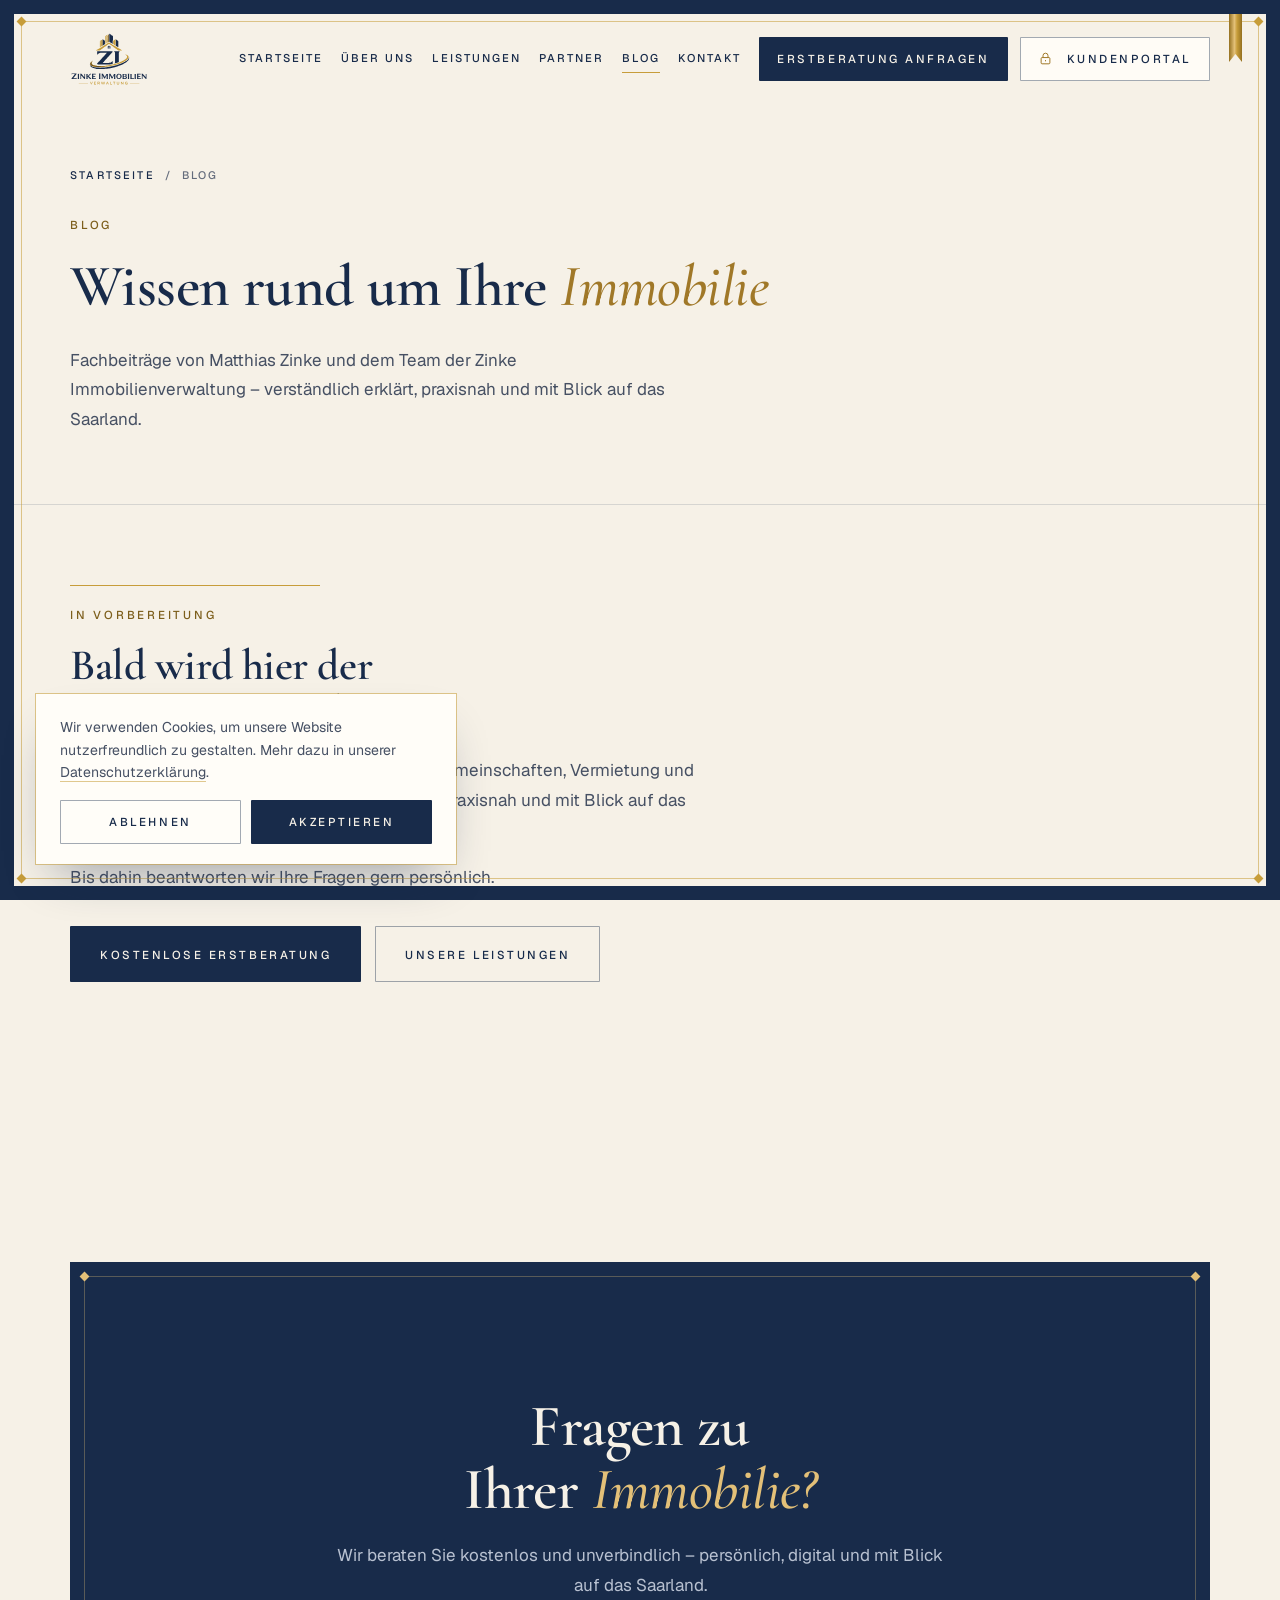
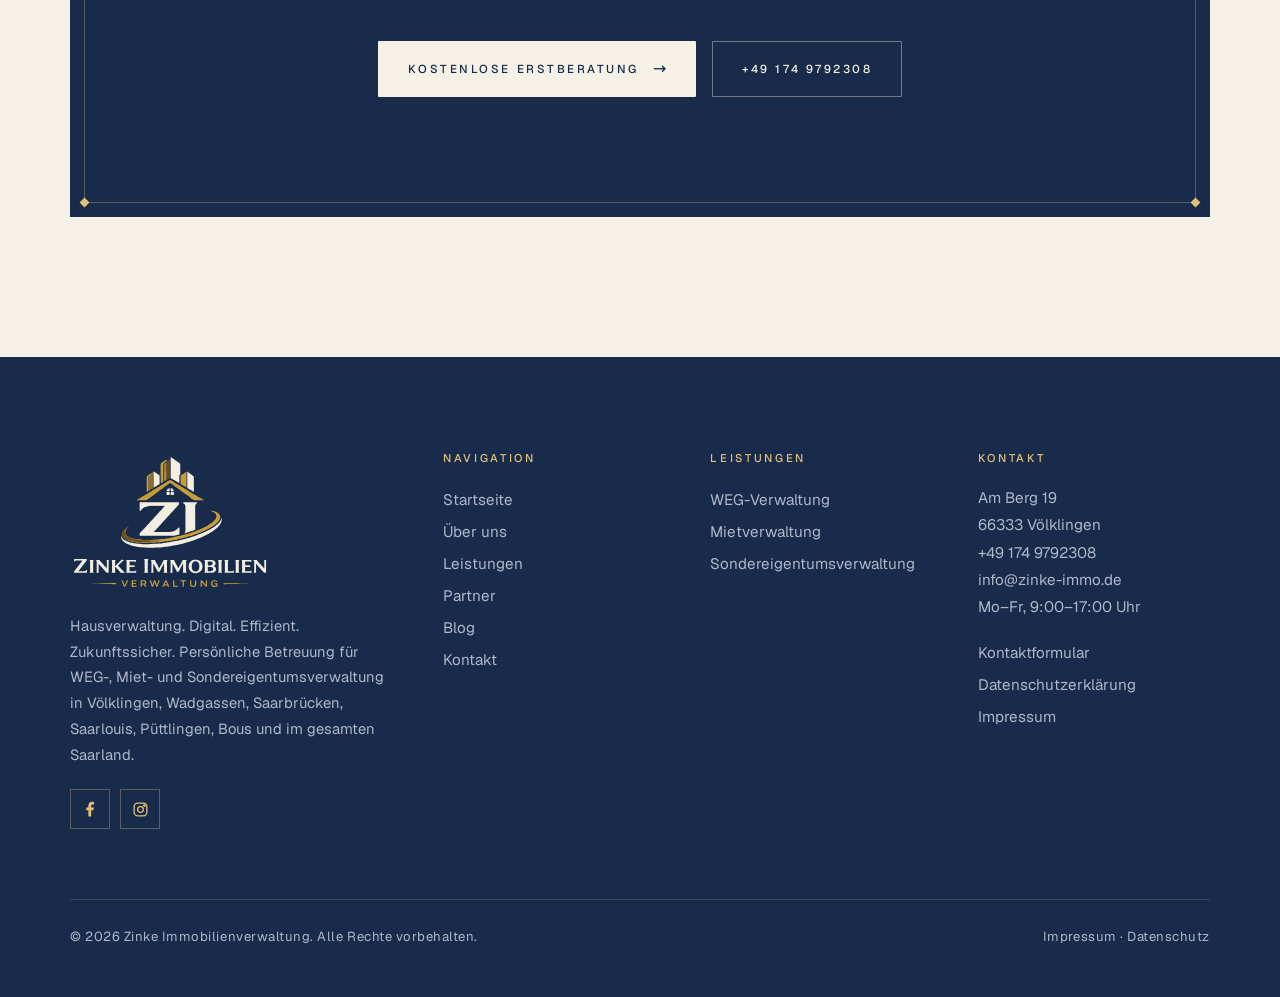
<file: blog/index.html>
<!doctype html>
<html lang="de">
<head>
<meta charset="utf-8">
<meta name="viewport" content="width=device-width, initial-scale=1">
<title>Blog | Zinke Immobilienverwaltung Völklingen</title>
<meta name="description" content="Der Blog der Zinke Immobilienverwaltung aus Völklingen: Fachbeiträge zu WEG-Verwaltung, Vermietung und Eigentumswohnungen im Saarland – in Vorbereitung.">
<meta name="robots" content="noindex,follow">
<link rel="canonical" href="https://zinke-immo.de/blog/">
<meta property="og:type" content="website">
<meta property="og:site_name" content="Zinke Immobilienverwaltung">
<meta property="og:locale" content="de_DE">
<meta property="og:title" content="Blog | Zinke Immobilienverwaltung Völklingen">
<meta property="og:description" content="Der Blog der Zinke Immobilienverwaltung aus Völklingen: Fachbeiträge zu WEG-Verwaltung, Vermietung und Eigentumswohnungen im Saarland – in Vorbereitung.">
<meta property="og:url" content="https://zinke-immo.de/blog/">
<meta property="og:image" content="https://zinke-immo.de/assets/img/teilen.jpg">
<meta property="og:image:width" content="1200">
<meta property="og:image:height" content="630">
<meta property="og:image:alt" content="Büro der Zinke Immobilienverwaltung in Völklingen">
<meta name="twitter:card" content="summary_large_image">
<script type="application/ld+json">{"@context":"https://schema.org","@graph":[{"@type":"RealEstateAgent","@id":"https://zinke-immo.de/#organisation","name":"Zinke Immobilienverwaltung","url":"https://zinke-immo.de/","logo":"https://zinke-immo.de/assets/img/logo.png","image":"https://zinke-immo.de/assets/img/teilen.jpg","telephone":"+49-174-9792308","email":"info@zinke-immo.de","priceRange":"Individuelles Angebot","address":{"@type":"PostalAddress","streetAddress":"Am Berg 19","postalCode":"66333","addressLocality":"Völklingen","addressRegion":"Saarland","addressCountry":"DE"},"geo":{"@type":"GeoCoordinates","latitude":49.2403326,"longitude":6.8629202},"areaServed":[{"@type":"City","name":"Völklingen"},{"@type":"City","name":"Wadgassen"},{"@type":"City","name":"Saarbrücken"},{"@type":"City","name":"Saarlouis"},{"@type":"City","name":"Püttlingen"},{"@type":"City","name":"Bous"},{"@type":"State","name":"Saarland"}],"openingHoursSpecification":{"@type":"OpeningHoursSpecification","dayOfWeek":["Monday","Tuesday","Wednesday","Thursday","Friday"],"opens":"09:00","closes":"17:00"},"founder":{"@id":"https://zinke-immo.de/ueber-uns.html#matthias-zinke"},"sameAs":["https://www.facebook.com/share/14e6Dbp4mTi/","https://www.instagram.com/zinke_immobilienverwaltung"]},{"@type":"WebSite","@id":"https://zinke-immo.de/#website","url":"https://zinke-immo.de/","name":"Zinke Immobilienverwaltung","inLanguage":"de-DE","publisher":{"@id":"https://zinke-immo.de/#organisation"}},{"@type":"CollectionPage","@id":"https://zinke-immo.de/blog/#seite","url":"https://zinke-immo.de/blog/","name":"Blog | Zinke Immobilienverwaltung Völklingen","isPartOf":{"@id":"https://zinke-immo.de/#website"},"about":{"@id":"https://zinke-immo.de/#organisation"},"inLanguage":"de-DE","description":"Der Blog der Zinke Immobilienverwaltung aus Völklingen: Fachbeiträge zu WEG-Verwaltung, Vermietung und Eigentumswohnungen im Saarland – in Vorbereitung.","breadcrumb":{"@id":"https://zinke-immo.de/blog/#brotkrumen"}},{"@type":"BreadcrumbList","@id":"https://zinke-immo.de/blog/#brotkrumen","itemListElement":[{"@type":"ListItem","position":1,"name":"Startseite","item":"https://zinke-immo.de/"},{"@type":"ListItem","position":2,"name":"Blog","item":"https://zinke-immo.de/blog/"}]}]}</script>
<meta name="theme-color" content="#182B4A">
<link rel="icon" href="../assets/img/emblem.svg" type="image/svg+xml">
<link rel="preload" href="../assets/fonts/CormorantGaramond-500i.woff2" as="font" type="font/woff2" crossorigin>
<link rel="preload" href="../assets/fonts/CormorantGaramond-500.woff2" as="font" type="font/woff2" crossorigin>
<link rel="stylesheet" href="../assets/fonts.css">
<link rel="stylesheet" href="../assets/site.css">

</head>
<body>
<a class="skip-link" href="#inhalt">Zum Inhalt springen</a>

<div class="frame" aria-hidden="true"><i class="d1"></i><i class="d2"></i><i class="d3"></i><i class="d4"></i></div>
<button class="ribbon" type="button" aria-label="Nach oben"></button>
<header class="top" id="top">
  <div class="wrap top-in">
    <a class="logo" href="../index.html" aria-label="Zinke Immobilienverwaltung – Startseite"><img src="../assets/img/logo.svg" alt="Zinke Immobilien Verwaltung" width="79" height="54"></a>
    <nav class="nav nav--6" aria-label="Hauptnavigation"><a class="l" href="../index.html">Startseite</a><a class="l" href="../ueber-uns.html">Über uns</a><a class="l" href="../leistungen.html">Leistungen</a><a class="l" href="../partner.html">Partner</a><a class="l" href="../blog/" aria-current="page">Blog</a><a class="l" href="../kontakt.html">Kontakt</a><a class="btn btn-p" href="../kontakt.html#kontakt-form">Erstberatung anfragen</a><a class="btn btn-s btn-portal" href="https://portal.donexus.de/auth" target="_blank" rel="noopener" aria-label="Kundenportal (öffnet in neuem Fenster)"><svg class="ic" viewBox="0 0 24 24" fill="none" stroke="currentColor" stroke-width="1.6" aria-hidden="true"><rect x="5" y="10.5" width="14" height="10" rx="1.5"/><path d="M8 10.5V7.5a4 4 0 0 1 8 0v3M12 14.5v2"/></svg>Kundenportal</a></nav>
    <button class="menu-btn" type="button" aria-expanded="false" aria-controls="menu"><i></i>Menü</button>
  </div>
</header>
<div class="menu" id="menu" hidden role="dialog" aria-modal="true" aria-label="Menü">
  <button class="m-close" type="button">Schließen</button>
  <nav aria-label="Menü"><a class="m" href="../index.html">Startseite</a><a class="m" href="../ueber-uns.html">Über uns</a><a class="m" href="../leistungen.html">Leistungen</a><a class="m" href="../partner.html">Partner</a><a class="m" href="../blog/" aria-current="page">Blog</a><a class="m" href="../kontakt.html">Kontakt</a></nav>
  <p class="m-meta">Am Berg 19 · 66333 Völklingen<br><a href="tel:+491749792308">+49 174 9792308</a> · <a href="mailto:info@zinke-immo.de">info@zinke-immo.de</a></p>
  <div class="m-cta"><a class="btn btn-c" href="../kontakt.html#kontakt-form">Erstberatung anfragen</a><a class="btn btn-o btn-portal" href="https://portal.donexus.de/auth" target="_blank" rel="noopener" aria-label="Kundenportal (öffnet in neuem Fenster)"><svg class="ic" viewBox="0 0 24 24" fill="none" stroke="currentColor" stroke-width="1.6" aria-hidden="true"><rect x="5" y="10.5" width="14" height="10" rx="1.5"/><path d="M8 10.5V7.5a4 4 0 0 1 8 0v3M12 14.5v2"/></svg>Kundenportal</a></div>
</div>
<main id="inhalt">
<section class="ph ph--legal">
  <div class="wrap ph-in">
    <div class="ph-txt">
      <nav class="crumbs" aria-label="Brotkrumen"><a href="../index.html">Startseite</a><span>/</span><span>Blog</span></nav>
      <p class="lab">Blog</p>
      <h1>Wissen rund um Ihre <em class="it">Immobilie</em></h1>
      <p class="lead">Fachbeiträge von Matthias Zinke und dem Team der Zinke Immobilienverwaltung – verständlich erklärt, praxisnah und mit Blick auf das Saarland.</p>
    </div>
  </div>
</section>

<section class="sec" style="padding-top:80px">
  <div class="wrap">
    <div class="blog-leer rv">
      <p class="lab lab-line">In Vorbereitung</p>
      <h2>Bald wird hier der <em class="it">erste Beitrag</em> erscheinen</h2>
      <p>Wir bereiten Fachbeiträge rund um Eigentümergemeinschaften, Vermietung und Eigentumswohnungen vor: verständlich erklärt, praxisnah und mit Blick auf das Saarland. Schauen Sie gern bald wieder vorbei.</p>
      <p>Bis dahin beantworten wir Ihre Fragen gern persönlich.</p>
      <div class="cta"><a class="btn btn-p" href="../kontakt.html#kontakt-form">Kostenlose Erstberatung</a><a class="btn btn-s" href="../leistungen.html">Unsere Leistungen</a></div>
    </div>
  </div>
</section>

<section class="final">
  <div class="wrap">
    <div class="panel rv"><i class="k k1"></i><i class="k k2"></i><i class="k k3"></i><i class="k k4"></i>
      <h2>Fragen zu Ihrer <em class="it">Immobilie?</em></h2>
      <p>Wir beraten Sie kostenlos und unverbindlich – persönlich, digital und mit Blick auf das Saarland.</p>
      <div class="row"><a class="btn btn-c" href="../kontakt.html#kontakt-form">Kostenlose Erstberatung <span class="ar">→</span></a><a class="btn btn-o" href="tel:+491749792308">+49 174 9792308</a></div>
    </div>
  </div>
</section>
</main>
<footer class="foot-w">
  <div class="wrap foot">
    <div class="f-brand">
      <img class="f-logo" src="../assets/img/logo-hell.svg" alt="Zinke Immobilien Verwaltung" width="200" height="138" loading="lazy">
      <p>Hausverwaltung. Digital. Effizient. Zukunftssicher. Persönliche Betreuung für WEG-, Miet- und Sondereigentumsverwaltung in Völklingen, Wadgassen, Saarbrücken, Saarlouis, Püttlingen, Bous und im gesamten Saarland.</p>
      <div class="social"><a href="https://www.facebook.com/share/14e6Dbp4mTi/" target="_blank" rel="noopener" aria-label="Facebook"><svg viewBox="0 0 24 24" fill="currentColor" aria-hidden="true"><path d="M13 22v-9h3l1-4h-4V7c0-1.1.4-2 2-2h2V1.2C16.6 1 15.3 1 14.2 1 11.2 1 9 2.9 9 6.4V9H6v4h3v9h4z"/></svg></a><a href="https://www.instagram.com/zinke_immobilienverwaltung?igsh=eHhsZ20zb2loZHpu" target="_blank" rel="noopener" aria-label="Instagram"><svg viewBox="0 0 24 24" fill="none" stroke="currentColor" stroke-width="1.8" aria-hidden="true"><rect x="3" y="3" width="18" height="18" rx="5"/><circle cx="12" cy="12" r="4"/><circle cx="17.5" cy="6.5" r="1" fill="currentColor"/></svg></a></div>
    </div>
    <div><h4>Navigation</h4><ul><li><a href="../index.html">Startseite</a></li><li><a href="../ueber-uns.html">Über uns</a></li><li><a href="../leistungen.html">Leistungen</a></li><li><a href="../partner.html">Partner</a></li><li><a href="../blog/">Blog</a></li><li><a href="../kontakt.html">Kontakt</a></li></ul></div>
    <div><h4>Leistungen</h4><ul><li><a href="../weg-verwaltung-saarland.html">WEG-Verwaltung</a></li><li><a href="../mietverwaltung-saarland.html">Mietverwaltung</a></li><li><a href="../sondereigentumsverwaltung-saarland.html">Sondereigentumsverwaltung</a></li></ul></div>
    <div><h4>Kontakt</h4>
      <p class="addr">Am Berg 19<br>66333 Völklingen<br><a href="tel:+491749792308">+49 174 9792308</a><br><a href="mailto:info@zinke-immo.de">info@zinke-immo.de</a><br>Mo–Fr, 9:00–17:00 Uhr</p>
      <ul><li><a href="../kontakt.html#kontakt-form">Kontaktformular</a></li><li><a href="../datenschutz.html">Datenschutzerklärung</a></li><li><a href="../impressum.html">Impressum</a></li></ul></div>
  </div>
  <div class="wrap f-bar"><span>© 2026 Zinke Immobilienverwaltung. Alle Rechte vorbehalten.</span><span><a href="../impressum.html">Impressum</a> · <a href="../datenschutz.html">Datenschutz</a></span></div>
</footer>
<div class="cookie" id="cookie-banner" hidden role="region" aria-label="Cookie-Hinweis">
  <p>Wir verwenden Cookies, um unsere Website nutzerfreundlich zu gestalten. Mehr dazu in unserer <a href="../datenschutz.html">Datenschutzerklärung</a>.</p>
  <div class="row"><button class="btn btn-s" type="button" data-action="declined">Ablehnen</button><button class="btn btn-p" type="button" data-action="accepted">Akzeptieren</button></div>
</div>

<script src="../assets/site.js" defer></script>
</body>
</html>
</file>
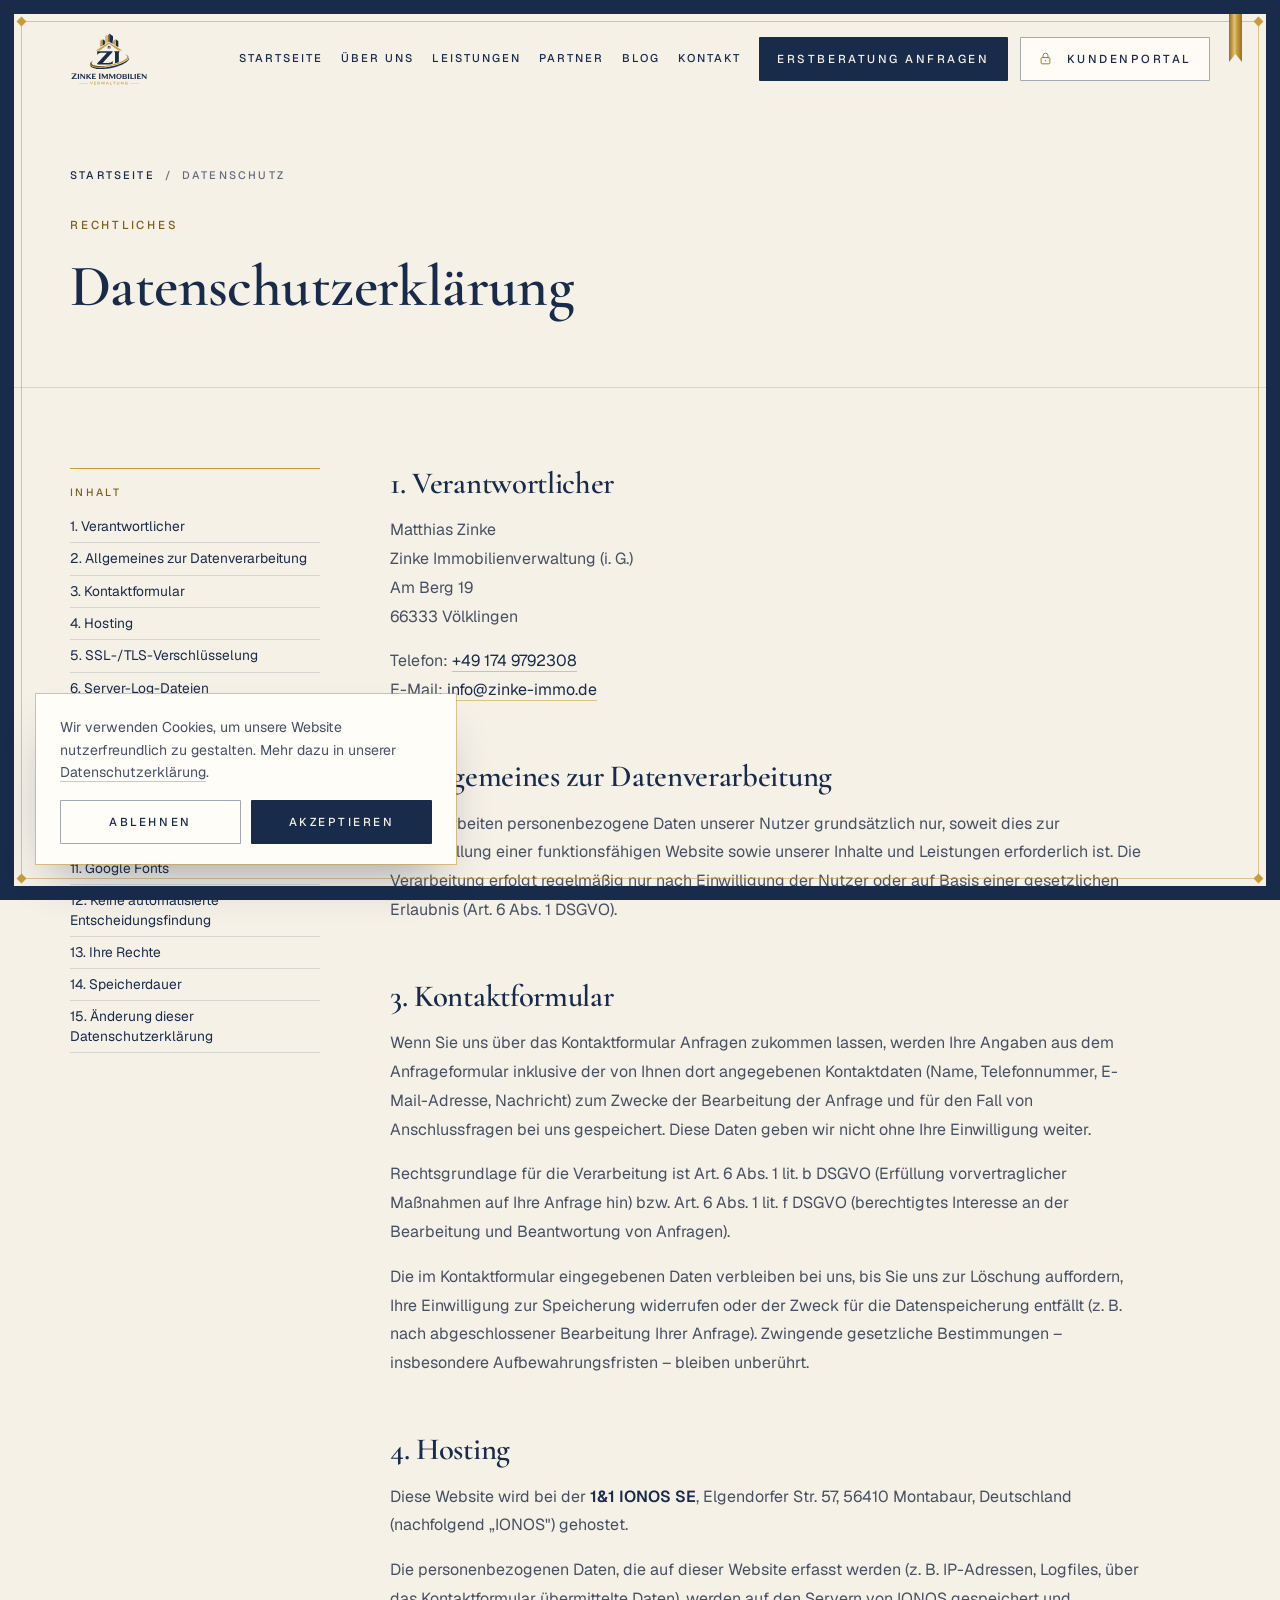
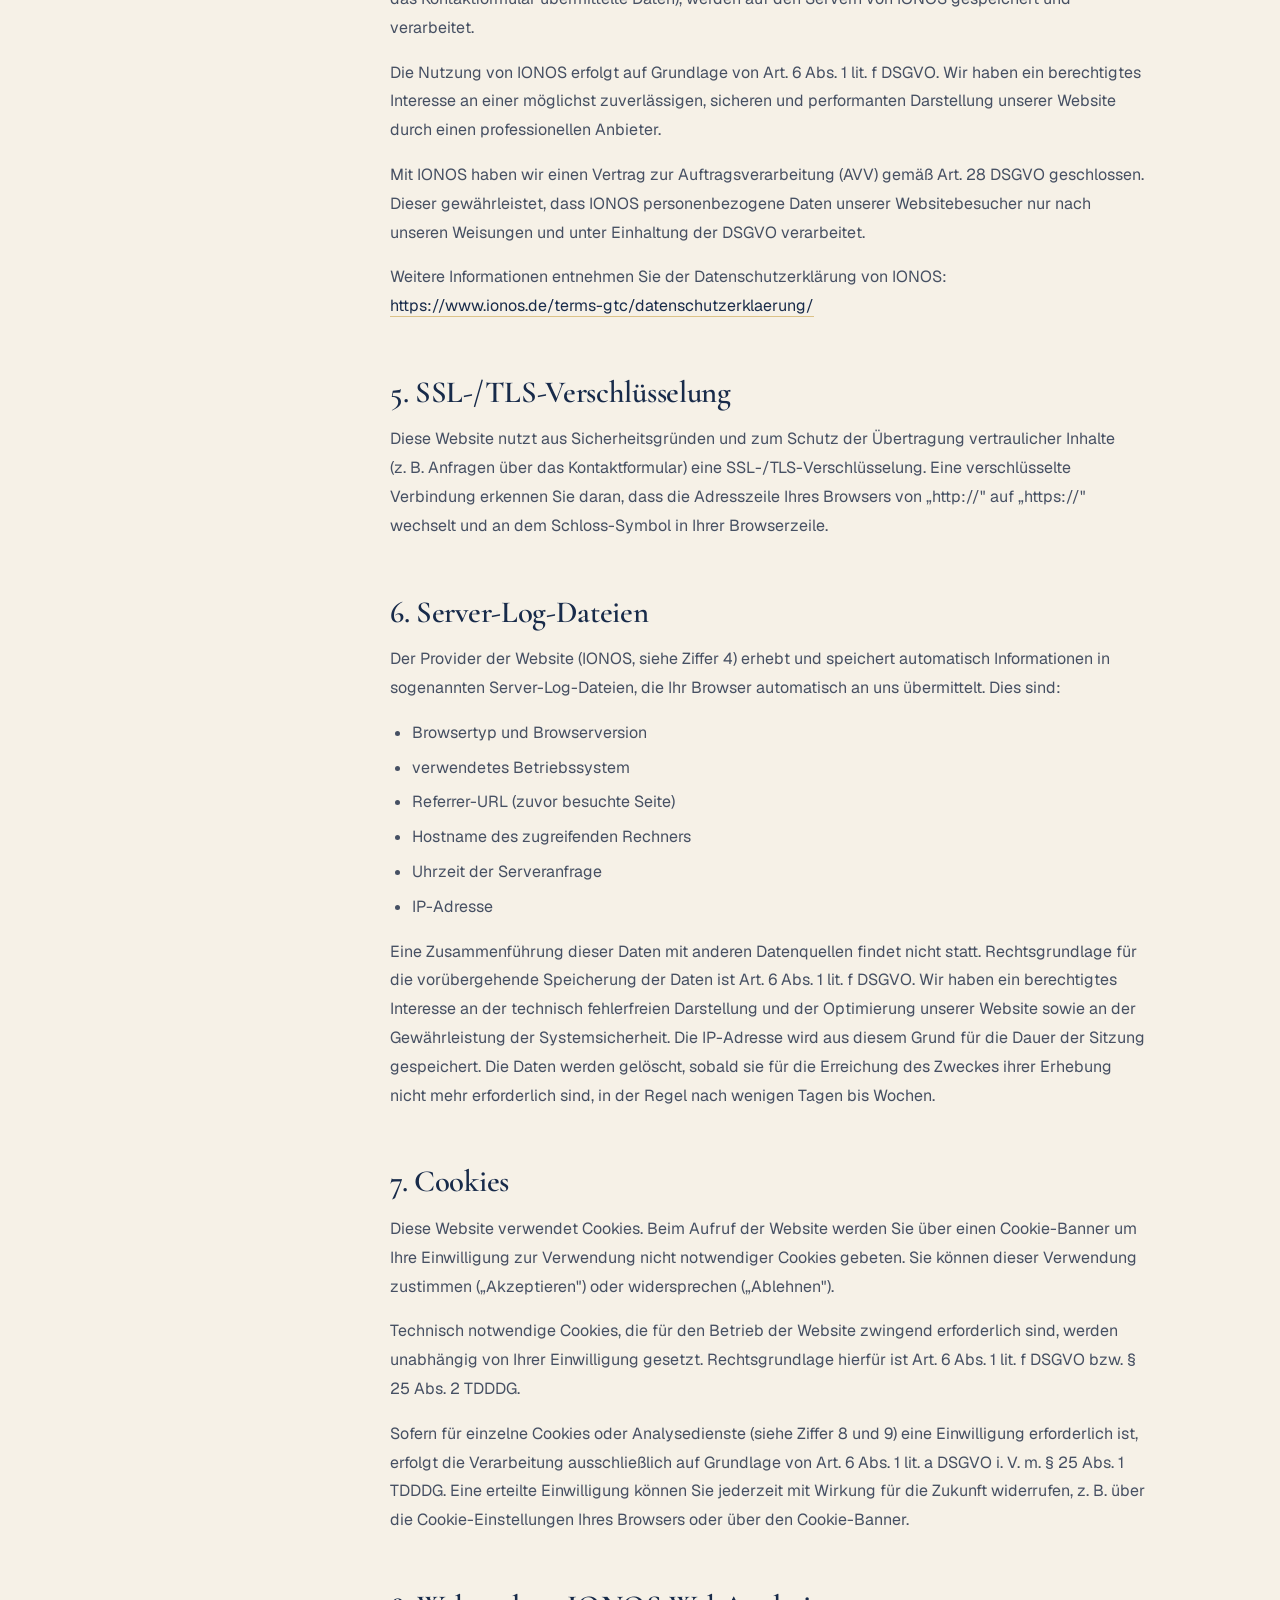
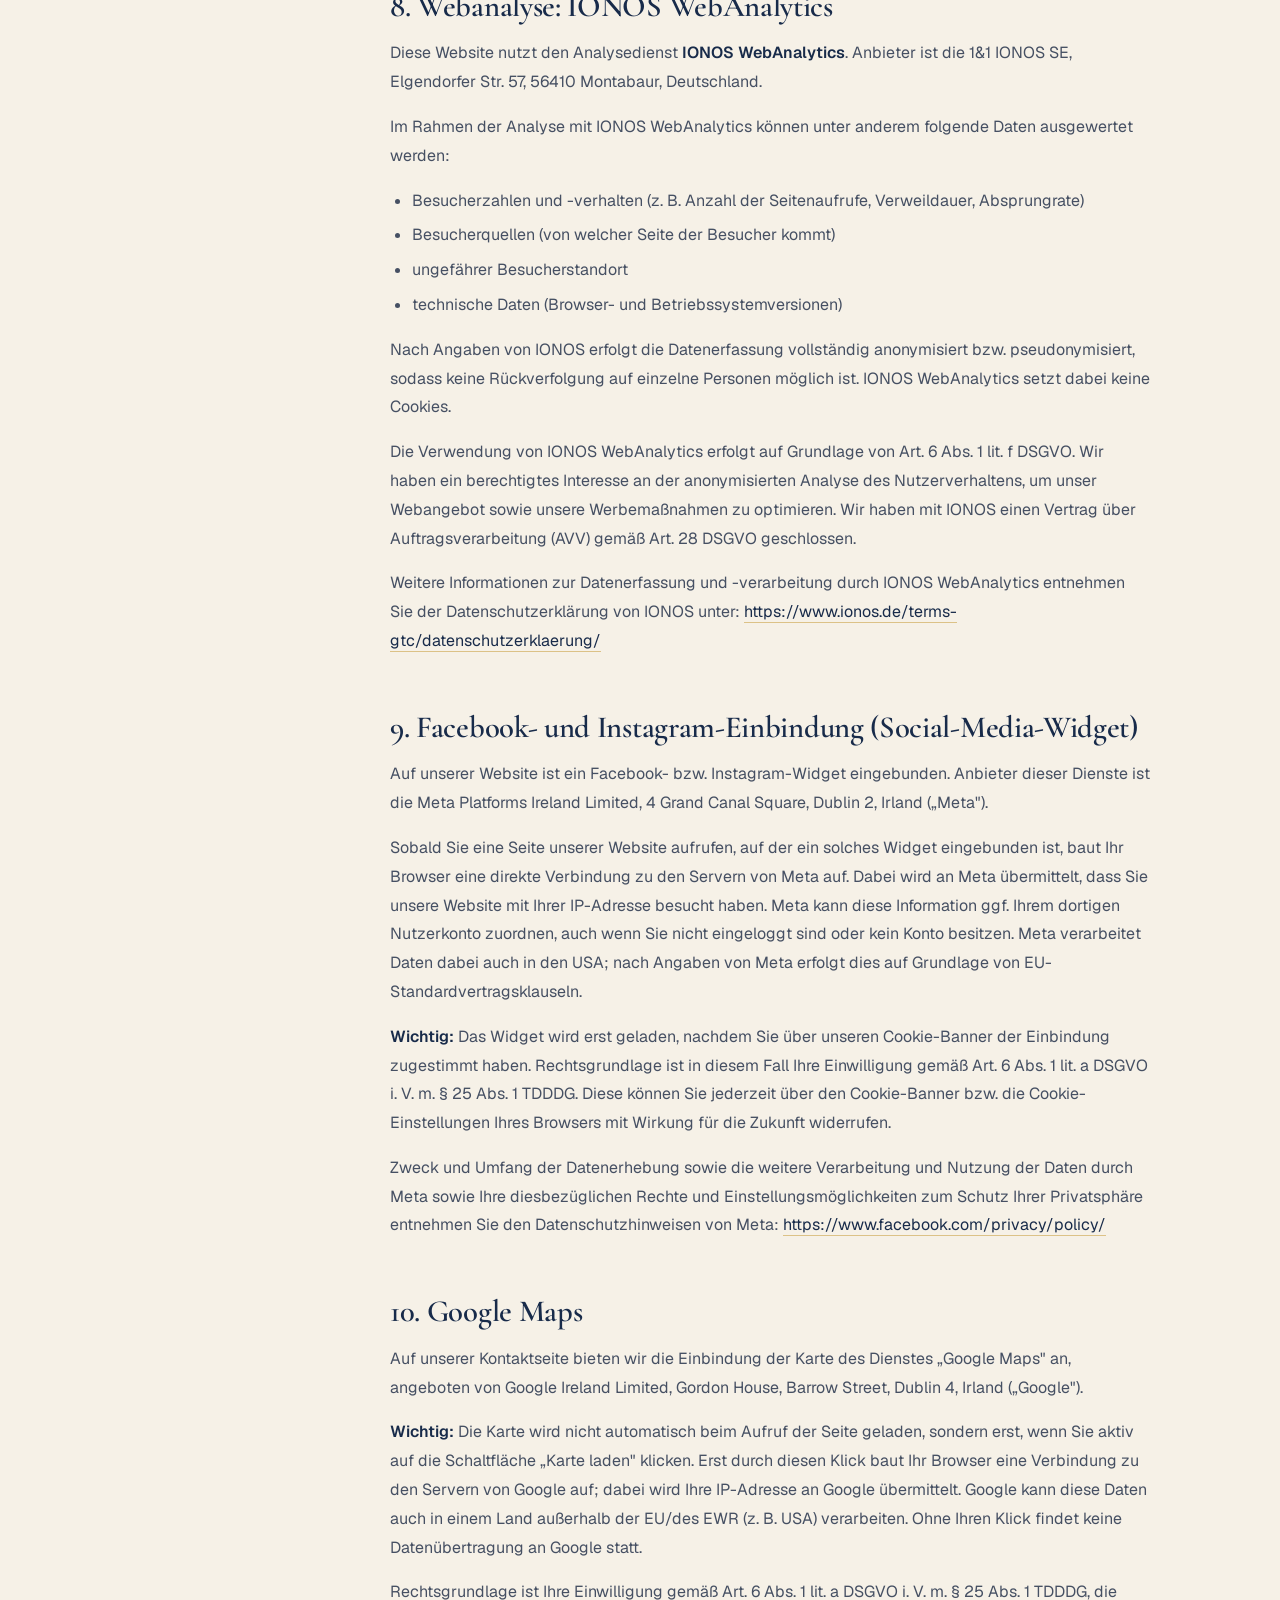
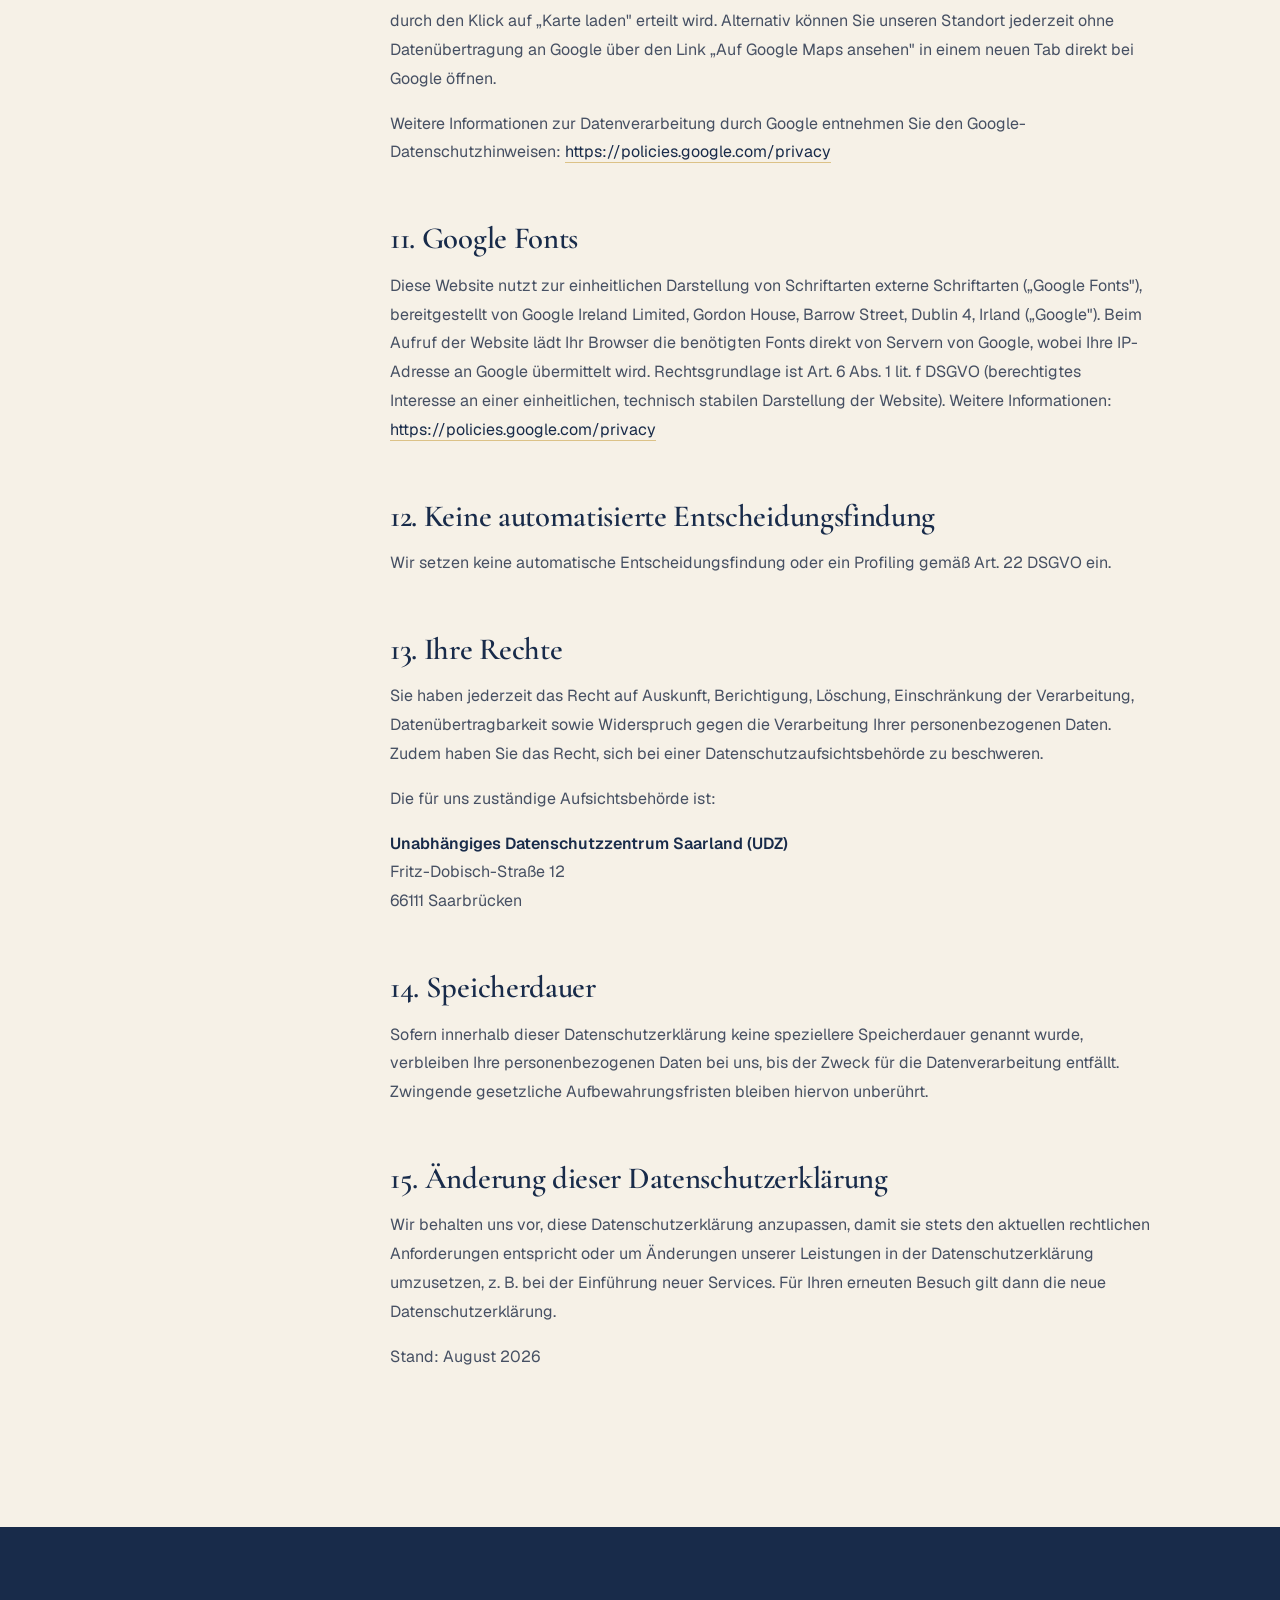
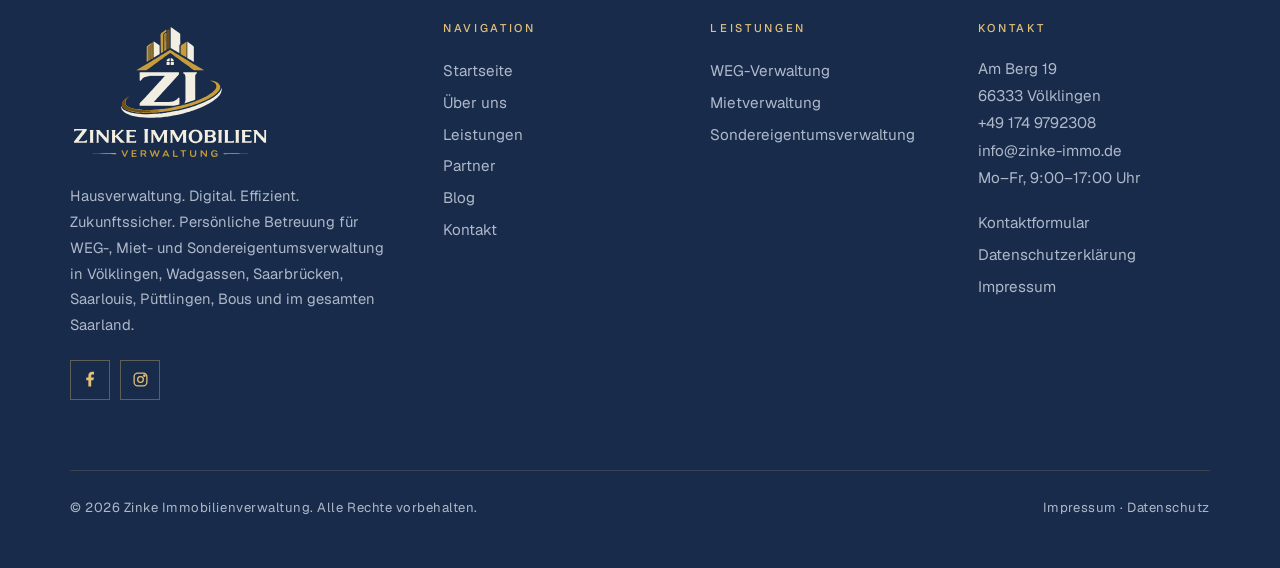
<file: datenschutz.html>
<!doctype html>
<html lang="de">
<head>
<meta charset="utf-8">
<meta name="viewport" content="width=device-width, initial-scale=1">
<title>Datenschutzerklärung | Zinke Immobilienverwaltung</title>
<meta name="description" content="Datenschutzerklärung der Zinke Immobilienverwaltung: Informationen zur Verarbeitung personenbezogener Daten auf zinke-immo.de.">
<link rel="canonical" href="https://zinke-immo.de/datenschutz.html">
<meta property="og:type" content="website">
<meta property="og:site_name" content="Zinke Immobilienverwaltung">
<meta property="og:locale" content="de_DE">
<meta property="og:title" content="Datenschutzerklärung | Zinke Immobilienverwaltung">
<meta property="og:description" content="Datenschutzerklärung der Zinke Immobilienverwaltung: Informationen zur Verarbeitung personenbezogener Daten auf zinke-immo.de.">
<meta property="og:url" content="https://zinke-immo.de/datenschutz.html">
<meta property="og:image" content="https://zinke-immo.de/assets/img/teilen.jpg">
<meta property="og:image:width" content="1200">
<meta property="og:image:height" content="630">
<meta property="og:image:alt" content="Büro der Zinke Immobilienverwaltung in Völklingen">
<meta name="twitter:card" content="summary_large_image">
<script type="application/ld+json">{"@context":"https://schema.org","@graph":[{"@type":"RealEstateAgent","@id":"https://zinke-immo.de/#organisation","name":"Zinke Immobilienverwaltung","url":"https://zinke-immo.de/","logo":"https://zinke-immo.de/assets/img/logo.png","image":"https://zinke-immo.de/assets/img/teilen.jpg","telephone":"+49-174-9792308","email":"info@zinke-immo.de","priceRange":"Individuelles Angebot","address":{"@type":"PostalAddress","streetAddress":"Am Berg 19","postalCode":"66333","addressLocality":"Völklingen","addressRegion":"Saarland","addressCountry":"DE"},"geo":{"@type":"GeoCoordinates","latitude":49.2403326,"longitude":6.8629202},"areaServed":[{"@type":"City","name":"Völklingen"},{"@type":"City","name":"Wadgassen"},{"@type":"City","name":"Saarbrücken"},{"@type":"City","name":"Saarlouis"},{"@type":"City","name":"Püttlingen"},{"@type":"City","name":"Bous"},{"@type":"State","name":"Saarland"}],"openingHoursSpecification":{"@type":"OpeningHoursSpecification","dayOfWeek":["Monday","Tuesday","Wednesday","Thursday","Friday"],"opens":"09:00","closes":"17:00"},"founder":{"@id":"https://zinke-immo.de/ueber-uns.html#matthias-zinke"},"sameAs":["https://www.facebook.com/share/14e6Dbp4mTi/","https://www.instagram.com/zinke_immobilienverwaltung"]},{"@type":"WebSite","@id":"https://zinke-immo.de/#website","url":"https://zinke-immo.de/","name":"Zinke Immobilienverwaltung","inLanguage":"de-DE","publisher":{"@id":"https://zinke-immo.de/#organisation"}},{"@type":"WebPage","@id":"https://zinke-immo.de/datenschutz.html#seite","url":"https://zinke-immo.de/datenschutz.html","name":"Datenschutzerklärung | Zinke Immobilienverwaltung","isPartOf":{"@id":"https://zinke-immo.de/#website"},"about":{"@id":"https://zinke-immo.de/#organisation"},"inLanguage":"de-DE","description":"Datenschutzerklärung der Zinke Immobilienverwaltung: Informationen zur Verarbeitung personenbezogener Daten auf zinke-immo.de.","breadcrumb":{"@id":"https://zinke-immo.de/datenschutz.html#brotkrumen"}},{"@type":"BreadcrumbList","@id":"https://zinke-immo.de/datenschutz.html#brotkrumen","itemListElement":[{"@type":"ListItem","position":1,"name":"Startseite","item":"https://zinke-immo.de/"},{"@type":"ListItem","position":2,"name":"Datenschutz","item":"https://zinke-immo.de/datenschutz.html"}]}]}</script>
<meta name="theme-color" content="#182B4A">
<link rel="icon" href="assets/img/emblem.svg" type="image/svg+xml">
<link rel="preload" href="assets/fonts/CormorantGaramond-500i.woff2" as="font" type="font/woff2" crossorigin>
<link rel="preload" href="assets/fonts/CormorantGaramond-500.woff2" as="font" type="font/woff2" crossorigin>
<link rel="stylesheet" href="assets/fonts.css">
<link rel="stylesheet" href="assets/site.css">

</head>
<body>
<a class="skip-link" href="#inhalt">Zum Inhalt springen</a>

<div class="frame" aria-hidden="true"><i class="d1"></i><i class="d2"></i><i class="d3"></i><i class="d4"></i></div>
<button class="ribbon" type="button" aria-label="Nach oben"></button>
<header class="top" id="top">
  <div class="wrap top-in">
    <a class="logo" href="index.html" aria-label="Zinke Immobilienverwaltung – Startseite"><img src="assets/img/logo.svg" alt="Zinke Immobilien Verwaltung" width="79" height="54"></a>
    <nav class="nav nav--6" aria-label="Hauptnavigation"><a class="l" href="index.html">Startseite</a><a class="l" href="ueber-uns.html">Über uns</a><a class="l" href="leistungen.html">Leistungen</a><a class="l" href="partner.html">Partner</a><a class="l" href="blog/">Blog</a><a class="l" href="kontakt.html">Kontakt</a><a class="btn btn-p" href="kontakt.html#kontakt-form">Erstberatung anfragen</a><a class="btn btn-s btn-portal" href="https://portal.donexus.de/auth" target="_blank" rel="noopener" aria-label="Kundenportal (öffnet in neuem Fenster)"><svg class="ic" viewBox="0 0 24 24" fill="none" stroke="currentColor" stroke-width="1.6" aria-hidden="true"><rect x="5" y="10.5" width="14" height="10" rx="1.5"/><path d="M8 10.5V7.5a4 4 0 0 1 8 0v3M12 14.5v2"/></svg>Kundenportal</a></nav>
    <button class="menu-btn" type="button" aria-expanded="false" aria-controls="menu"><i></i>Menü</button>
  </div>
</header>
<div class="menu" id="menu" hidden role="dialog" aria-modal="true" aria-label="Menü">
  <button class="m-close" type="button">Schließen</button>
  <nav aria-label="Menü"><a class="m" href="index.html">Startseite</a><a class="m" href="ueber-uns.html">Über uns</a><a class="m" href="leistungen.html">Leistungen</a><a class="m" href="partner.html">Partner</a><a class="m" href="blog/">Blog</a><a class="m" href="kontakt.html">Kontakt</a></nav>
  <p class="m-meta">Am Berg 19 · 66333 Völklingen<br><a href="tel:+491749792308">+49 174 9792308</a> · <a href="mailto:info@zinke-immo.de">info@zinke-immo.de</a></p>
  <div class="m-cta"><a class="btn btn-c" href="kontakt.html#kontakt-form">Erstberatung anfragen</a><a class="btn btn-o btn-portal" href="https://portal.donexus.de/auth" target="_blank" rel="noopener" aria-label="Kundenportal (öffnet in neuem Fenster)"><svg class="ic" viewBox="0 0 24 24" fill="none" stroke="currentColor" stroke-width="1.6" aria-hidden="true"><rect x="5" y="10.5" width="14" height="10" rx="1.5"/><path d="M8 10.5V7.5a4 4 0 0 1 8 0v3M12 14.5v2"/></svg>Kundenportal</a></div>
</div>
<main id="inhalt">
<section class="ph ph--legal">
  <div class="wrap ph-in">
    <div class="ph-txt">
      <nav class="crumbs" aria-label="Brotkrumen"><a href="index.html">Startseite</a><span>/</span><span>Datenschutz</span></nav>
      <p class="lab">Rechtliches</p>
      <h1>Datenschutzerklärung</h1>
    </div>
  </div>
</section>
<section class="sec" style="padding-top:80px">
  <div class="wrap legal-wrap">
    <nav class="toc" aria-label="Inhalt"><h4>Inhalt</h4><ol><li><a href="#ds-1">1. Verantwortlicher</a></li><li><a href="#ds-2">2. Allgemeines zur Datenverarbeitung</a></li><li><a href="#ds-3">3. Kontaktformular</a></li><li><a href="#ds-4">4. Hosting</a></li><li><a href="#ds-5">5. SSL-/TLS-Verschlüsselung</a></li><li><a href="#ds-6">6. Server-Log-Dateien</a></li><li><a href="#ds-7">7. Cookies</a></li><li><a href="#ds-8">8. Webanalyse: IONOS WebAnalytics</a></li><li><a href="#ds-9">9. Facebook- und Instagram-Einbindung (Social-Media-Widget)</a></li><li><a href="#ds-10">10. Google Maps</a></li><li><a href="#ds-11">11. Google Fonts</a></li><li><a href="#ds-12">12. Keine automatisierte Entscheidungsfindung</a></li><li><a href="#ds-13">13. Ihre Rechte</a></li><li><a href="#ds-14">14. Speicherdauer</a></li><li><a href="#ds-15">15. Änderung dieser Datenschutzerklärung</a></li></ol></nav>
    <div class="legal"><h2 id="ds-1">1. Verantwortlicher</h2> <p> Matthias Zinke<br> Zinke Immobilienverwaltung (i.&nbsp;G.)<br> Am Berg 19<br> 66333 Völklingen </p> <p> Telefon: <a href="tel:+491749792308">+49 174 9792308</a><br> E-Mail: <a href="mailto:info@zinke-immo.de">info@zinke-immo.de</a> </p> <h2 id="ds-2">2. Allgemeines zur Datenverarbeitung</h2> <p>Wir verarbeiten personenbezogene Daten unserer Nutzer grundsätzlich nur, soweit dies zur Bereitstellung einer funktionsfähigen Website sowie unserer Inhalte und Leistungen erforderlich ist. Die Verarbeitung erfolgt regelmäßig nur nach Einwilligung der Nutzer oder auf Basis einer gesetzlichen Erlaubnis (Art. 6 Abs. 1 DSGVO).</p> <h2 id="ds-3">3. Kontaktformular</h2> <p>Wenn Sie uns über das Kontaktformular Anfragen zukommen lassen, werden Ihre Angaben aus dem Anfrageformular inklusive der von Ihnen dort angegebenen Kontaktdaten (Name, Telefonnummer, E-Mail-Adresse, Nachricht) zum Zwecke der Bearbeitung der Anfrage und für den Fall von Anschlussfragen bei uns gespeichert. Diese Daten geben wir nicht ohne Ihre Einwilligung weiter.</p> <p>Rechtsgrundlage für die Verarbeitung ist Art. 6 Abs. 1 lit. b DSGVO (Erfüllung vorvertraglicher Maßnahmen auf Ihre Anfrage hin) bzw. Art. 6 Abs. 1 lit. f DSGVO (berechtigtes Interesse an der Bearbeitung und Beantwortung von Anfragen).</p> <p>Die im Kontaktformular eingegebenen Daten verbleiben bei uns, bis Sie uns zur Löschung auffordern, Ihre Einwilligung zur Speicherung widerrufen oder der Zweck für die Datenspeicherung entfällt (z.&nbsp;B. nach abgeschlossener Bearbeitung Ihrer Anfrage). Zwingende gesetzliche Bestimmungen – insbesondere Aufbewahrungsfristen – bleiben unberührt.</p> <h2 id="ds-4">4. Hosting</h2> <p>Diese Website wird bei der <strong>1&amp;1 IONOS SE</strong>, Elgendorfer Str. 57, 56410 Montabaur, Deutschland (nachfolgend „IONOS") gehostet.</p> <p>Die personenbezogenen Daten, die auf dieser Website erfasst werden (z.&nbsp;B. IP-Adressen, Logfiles, über das Kontaktformular übermittelte Daten), werden auf den Servern von IONOS gespeichert und verarbeitet.</p> <p>Die Nutzung von IONOS erfolgt auf Grundlage von Art. 6 Abs. 1 lit. f DSGVO. Wir haben ein berechtigtes Interesse an einer möglichst zuverlässigen, sicheren und performanten Darstellung unserer Website durch einen professionellen Anbieter.</p> <p>Mit IONOS haben wir einen Vertrag zur Auftragsverarbeitung (AVV) gemäß Art. 28 DSGVO geschlossen. Dieser gewährleistet, dass IONOS personenbezogene Daten unserer Websitebesucher nur nach unseren Weisungen und unter Einhaltung der DSGVO verarbeitet.</p> <p>Weitere Informationen entnehmen Sie der Datenschutzerklärung von IONOS: <a href="https://www.ionos.de/terms-gtc/datenschutzerklaerung/" target="_blank" rel="noopener">https://www.ionos.de/terms-gtc/datenschutzerklaerung/</a></p> <h2 id="ds-5">5. SSL-/TLS-Verschlüsselung</h2> <p>Diese Website nutzt aus Sicherheitsgründen und zum Schutz der Übertragung vertraulicher Inhalte (z.&nbsp;B. Anfragen über das Kontaktformular) eine SSL-/TLS-Verschlüsselung. Eine verschlüsselte Verbindung erkennen Sie daran, dass die Adresszeile Ihres Browsers von „http://" auf „https://" wechselt und an dem Schloss-Symbol in Ihrer Browserzeile.</p> <h2 id="ds-6">6. Server-Log-Dateien</h2> <p>Der Provider der Website (IONOS, siehe Ziffer 4) erhebt und speichert automatisch Informationen in sogenannten Server-Log-Dateien, die Ihr Browser automatisch an uns übermittelt. Dies sind:</p> <ul> <li> Browsertyp und Browserversion</li> <li> verwendetes Betriebssystem</li> <li> Referrer-URL (zuvor besuchte Seite)</li> <li> Hostname des zugreifenden Rechners</li> <li> Uhrzeit der Serveranfrage</li> <li> IP-Adresse</li> </ul> <p>Eine Zusammenführung dieser Daten mit anderen Datenquellen findet nicht statt. Rechtsgrundlage für die vorübergehende Speicherung der Daten ist Art. 6 Abs. 1 lit. f DSGVO. Wir haben ein berechtigtes Interesse an der technisch fehlerfreien Darstellung und der Optimierung unserer Website sowie an der Gewährleistung der Systemsicherheit. Die IP-Adresse wird aus diesem Grund für die Dauer der Sitzung gespeichert. Die Daten werden gelöscht, sobald sie für die Erreichung des Zweckes ihrer Erhebung nicht mehr erforderlich sind, in der Regel nach wenigen Tagen bis Wochen.</p> <h2 id="ds-7">7. Cookies</h2> <p>Diese Website verwendet Cookies. Beim Aufruf der Website werden Sie über einen Cookie-Banner um Ihre Einwilligung zur Verwendung nicht notwendiger Cookies gebeten. Sie können dieser Verwendung zustimmen („Akzeptieren") oder widersprechen („Ablehnen").</p> <p>Technisch notwendige Cookies, die für den Betrieb der Website zwingend erforderlich sind, werden unabhängig von Ihrer Einwilligung gesetzt. Rechtsgrundlage hierfür ist Art. 6 Abs. 1 lit. f DSGVO bzw. § 25 Abs. 2 TDDDG.</p> <p>Sofern für einzelne Cookies oder Analysedienste (siehe Ziffer 8 und 9) eine Einwilligung erforderlich ist, erfolgt die Verarbeitung ausschließlich auf Grundlage von Art. 6 Abs. 1 lit. a DSGVO i.&nbsp;V.&nbsp;m. § 25 Abs. 1 TDDDG. Eine erteilte Einwilligung können Sie jederzeit mit Wirkung für die Zukunft widerrufen, z.&nbsp;B. über die Cookie-Einstellungen Ihres Browsers oder über den Cookie-Banner.</p> <h2 id="ds-8">8. Webanalyse: IONOS WebAnalytics</h2> <p>Diese Website nutzt den Analysedienst <strong>IONOS WebAnalytics</strong>. Anbieter ist die 1&amp;1 IONOS SE, Elgendorfer Str. 57, 56410 Montabaur, Deutschland.</p> <p>Im Rahmen der Analyse mit IONOS WebAnalytics können unter anderem folgende Daten ausgewertet werden:</p> <ul> <li> Besucherzahlen und -verhalten (z.&nbsp;B. Anzahl der Seitenaufrufe, Verweildauer, Absprungrate)</li> <li> Besucherquellen (von welcher Seite der Besucher kommt)</li> <li> ungefährer Besucherstandort</li> <li> technische Daten (Browser- und Betriebssystemversionen)</li> </ul> <p>Nach Angaben von IONOS erfolgt die Datenerfassung vollständig anonymisiert bzw. pseudonymisiert, sodass keine Rückverfolgung auf einzelne Personen möglich ist. IONOS WebAnalytics setzt dabei keine Cookies.</p> <p>Die Verwendung von IONOS WebAnalytics erfolgt auf Grundlage von Art. 6 Abs. 1 lit. f DSGVO. Wir haben ein berechtigtes Interesse an der anonymisierten Analyse des Nutzerverhaltens, um unser Webangebot sowie unsere Werbemaßnahmen zu optimieren. Wir haben mit IONOS einen Vertrag über Auftragsverarbeitung (AVV) gemäß Art. 28 DSGVO geschlossen.</p> <p>Weitere Informationen zur Datenerfassung und -verarbeitung durch IONOS WebAnalytics entnehmen Sie der Datenschutzerklärung von IONOS unter: <a href="https://www.ionos.de/terms-gtc/datenschutzerklaerung/" target="_blank" rel="noopener">https://www.ionos.de/terms-gtc/datenschutzerklaerung/</a></p> <h2 id="ds-9">9. Facebook- und Instagram-Einbindung (Social-Media-Widget)</h2> <p>Auf unserer Website ist ein Facebook- bzw. Instagram-Widget eingebunden. Anbieter dieser Dienste ist die Meta Platforms Ireland Limited, 4 Grand Canal Square, Dublin 2, Irland („Meta").</p> <p>Sobald Sie eine Seite unserer Website aufrufen, auf der ein solches Widget eingebunden ist, baut Ihr Browser eine direkte Verbindung zu den Servern von Meta auf. Dabei wird an Meta übermittelt, dass Sie unsere Website mit Ihrer IP-Adresse besucht haben. Meta kann diese Information ggf. Ihrem dortigen Nutzerkonto zuordnen, auch wenn Sie nicht eingeloggt sind oder kein Konto besitzen. Meta verarbeitet Daten dabei auch in den USA; nach Angaben von Meta erfolgt dies auf Grundlage von EU-Standardvertragsklauseln.</p> <p><strong>Wichtig:</strong> Das Widget wird erst geladen, nachdem Sie über unseren Cookie-Banner der Einbindung zugestimmt haben. Rechtsgrundlage ist in diesem Fall Ihre Einwilligung gemäß Art. 6 Abs. 1 lit. a DSGVO i.&nbsp;V.&nbsp;m. § 25 Abs. 1 TDDDG. Diese können Sie jederzeit über den Cookie-Banner bzw. die Cookie-Einstellungen Ihres Browsers mit Wirkung für die Zukunft widerrufen.</p> <p>Zweck und Umfang der Datenerhebung sowie die weitere Verarbeitung und Nutzung der Daten durch Meta sowie Ihre diesbezüglichen Rechte und Einstellungsmöglichkeiten zum Schutz Ihrer Privatsphäre entnehmen Sie den Datenschutzhinweisen von Meta: <a href="https://www.facebook.com/privacy/policy/" target="_blank" rel="noopener">https://www.facebook.com/privacy/policy/</a></p> <h2 id="ds-10">10. Google Maps</h2> <p>Auf unserer Kontaktseite bieten wir die Einbindung der Karte des Dienstes „Google Maps" an, angeboten von Google Ireland Limited, Gordon House, Barrow Street, Dublin 4, Irland („Google").</p> <p><strong>Wichtig:</strong> Die Karte wird nicht automatisch beim Aufruf der Seite geladen, sondern erst, wenn Sie aktiv auf die Schaltfläche „Karte laden" klicken. Erst durch diesen Klick baut Ihr Browser eine Verbindung zu den Servern von Google auf; dabei wird Ihre IP-Adresse an Google übermittelt. Google kann diese Daten auch in einem Land außerhalb der EU/des EWR (z.&nbsp;B. USA) verarbeiten. Ohne Ihren Klick findet keine Datenübertragung an Google statt.</p> <p>Rechtsgrundlage ist Ihre Einwilligung gemäß Art. 6 Abs. 1 lit. a DSGVO i.&nbsp;V.&nbsp;m. § 25 Abs. 1 TDDDG, die durch den Klick auf „Karte laden" erteilt wird. Alternativ können Sie unseren Standort jederzeit ohne Datenübertragung an Google über den Link „Auf Google Maps ansehen" in einem neuen Tab direkt bei Google öffnen.</p> <p>Weitere Informationen zur Datenverarbeitung durch Google entnehmen Sie den Google-Datenschutzhinweisen: <a href="https://policies.google.com/privacy" target="_blank" rel="noopener">https://policies.google.com/privacy</a></p> <h2 id="ds-11">11. Google Fonts</h2> <p>Diese Website nutzt zur einheitlichen Darstellung von Schriftarten externe Schriftarten („Google Fonts"), bereitgestellt von Google Ireland Limited, Gordon House, Barrow Street, Dublin 4, Irland („Google"). Beim Aufruf der Website lädt Ihr Browser die benötigten Fonts direkt von Servern von Google, wobei Ihre IP-Adresse an Google übermittelt wird. Rechtsgrundlage ist Art. 6 Abs. 1 lit. f DSGVO (berechtigtes Interesse an einer einheitlichen, technisch stabilen Darstellung der Website). Weitere Informationen: <a href="https://policies.google.com/privacy" target="_blank" rel="noopener">https://policies.google.com/privacy</a></p> <h2 id="ds-12">12. Keine automatisierte Entscheidungsfindung</h2> <p>Wir setzen keine automatische Entscheidungsfindung oder ein Profiling gemäß Art. 22 DSGVO ein.</p> <h2 id="ds-13">13. Ihre Rechte</h2> <p>Sie haben jederzeit das Recht auf Auskunft, Berichtigung, Löschung, Einschränkung der Verarbeitung, Datenübertragbarkeit sowie Widerspruch gegen die Verarbeitung Ihrer personenbezogenen Daten. Zudem haben Sie das Recht, sich bei einer Datenschutzaufsichtsbehörde zu beschweren.</p> <p>Die für uns zuständige Aufsichtsbehörde ist:</p> <p> <strong>Unabhängiges Datenschutzzentrum Saarland (UDZ)</strong><br> Fritz-Dobisch-Straße 12<br> 66111 Saarbrücken </p> <h2 id="ds-14">14. Speicherdauer</h2> <p>Sofern innerhalb dieser Datenschutzerklärung keine speziellere Speicherdauer genannt wurde, verbleiben Ihre personenbezogenen Daten bei uns, bis der Zweck für die Datenverarbeitung entfällt. Zwingende gesetzliche Aufbewahrungsfristen bleiben hiervon unberührt.</p> <h2 id="ds-15">15. Änderung dieser Datenschutzerklärung</h2> <p>Wir behalten uns vor, diese Datenschutzerklärung anzupassen, damit sie stets den aktuellen rechtlichen Anforderungen entspricht oder um Änderungen unserer Leistungen in der Datenschutzerklärung umzusetzen, z.&nbsp;B. bei der Einführung neuer Services. Für Ihren erneuten Besuch gilt dann die neue Datenschutzerklärung.</p> <p>Stand: August 2026</p></div>
  </div>
</section>
</main>
<footer class="foot-w">
  <div class="wrap foot">
    <div class="f-brand">
      <img class="f-logo" src="assets/img/logo-hell.svg" alt="Zinke Immobilien Verwaltung" width="200" height="138" loading="lazy">
      <p>Hausverwaltung. Digital. Effizient. Zukunftssicher. Persönliche Betreuung für WEG-, Miet- und Sondereigentumsverwaltung in Völklingen, Wadgassen, Saarbrücken, Saarlouis, Püttlingen, Bous und im gesamten Saarland.</p>
      <div class="social"><a href="https://www.facebook.com/share/14e6Dbp4mTi/" target="_blank" rel="noopener" aria-label="Facebook"><svg viewBox="0 0 24 24" fill="currentColor" aria-hidden="true"><path d="M13 22v-9h3l1-4h-4V7c0-1.1.4-2 2-2h2V1.2C16.6 1 15.3 1 14.2 1 11.2 1 9 2.9 9 6.4V9H6v4h3v9h4z"/></svg></a><a href="https://www.instagram.com/zinke_immobilienverwaltung?igsh=eHhsZ20zb2loZHpu" target="_blank" rel="noopener" aria-label="Instagram"><svg viewBox="0 0 24 24" fill="none" stroke="currentColor" stroke-width="1.8" aria-hidden="true"><rect x="3" y="3" width="18" height="18" rx="5"/><circle cx="12" cy="12" r="4"/><circle cx="17.5" cy="6.5" r="1" fill="currentColor"/></svg></a></div>
    </div>
    <div><h4>Navigation</h4><ul><li><a href="index.html">Startseite</a></li><li><a href="ueber-uns.html">Über uns</a></li><li><a href="leistungen.html">Leistungen</a></li><li><a href="partner.html">Partner</a></li><li><a href="blog/">Blog</a></li><li><a href="kontakt.html">Kontakt</a></li></ul></div>
    <div><h4>Leistungen</h4><ul><li><a href="weg-verwaltung-saarland.html">WEG-Verwaltung</a></li><li><a href="mietverwaltung-saarland.html">Mietverwaltung</a></li><li><a href="sondereigentumsverwaltung-saarland.html">Sondereigentumsverwaltung</a></li></ul></div>
    <div><h4>Kontakt</h4>
      <p class="addr">Am Berg 19<br>66333 Völklingen<br><a href="tel:+491749792308">+49 174 9792308</a><br><a href="mailto:info@zinke-immo.de">info@zinke-immo.de</a><br>Mo–Fr, 9:00–17:00 Uhr</p>
      <ul><li><a href="kontakt.html#kontakt-form">Kontaktformular</a></li><li><a href="datenschutz.html">Datenschutzerklärung</a></li><li><a href="impressum.html">Impressum</a></li></ul></div>
  </div>
  <div class="wrap f-bar"><span>© 2026 Zinke Immobilienverwaltung. Alle Rechte vorbehalten.</span><span><a href="impressum.html">Impressum</a> · <a href="datenschutz.html">Datenschutz</a></span></div>
</footer>
<div class="cookie" id="cookie-banner" hidden role="region" aria-label="Cookie-Hinweis">
  <p>Wir verwenden Cookies, um unsere Website nutzerfreundlich zu gestalten. Mehr dazu in unserer <a href="datenschutz.html">Datenschutzerklärung</a>.</p>
  <div class="row"><button class="btn btn-s" type="button" data-action="declined">Ablehnen</button><button class="btn btn-p" type="button" data-action="accepted">Akzeptieren</button></div>
</div>

<script src="assets/site.js" defer></script>
</body>
</html>
</file>
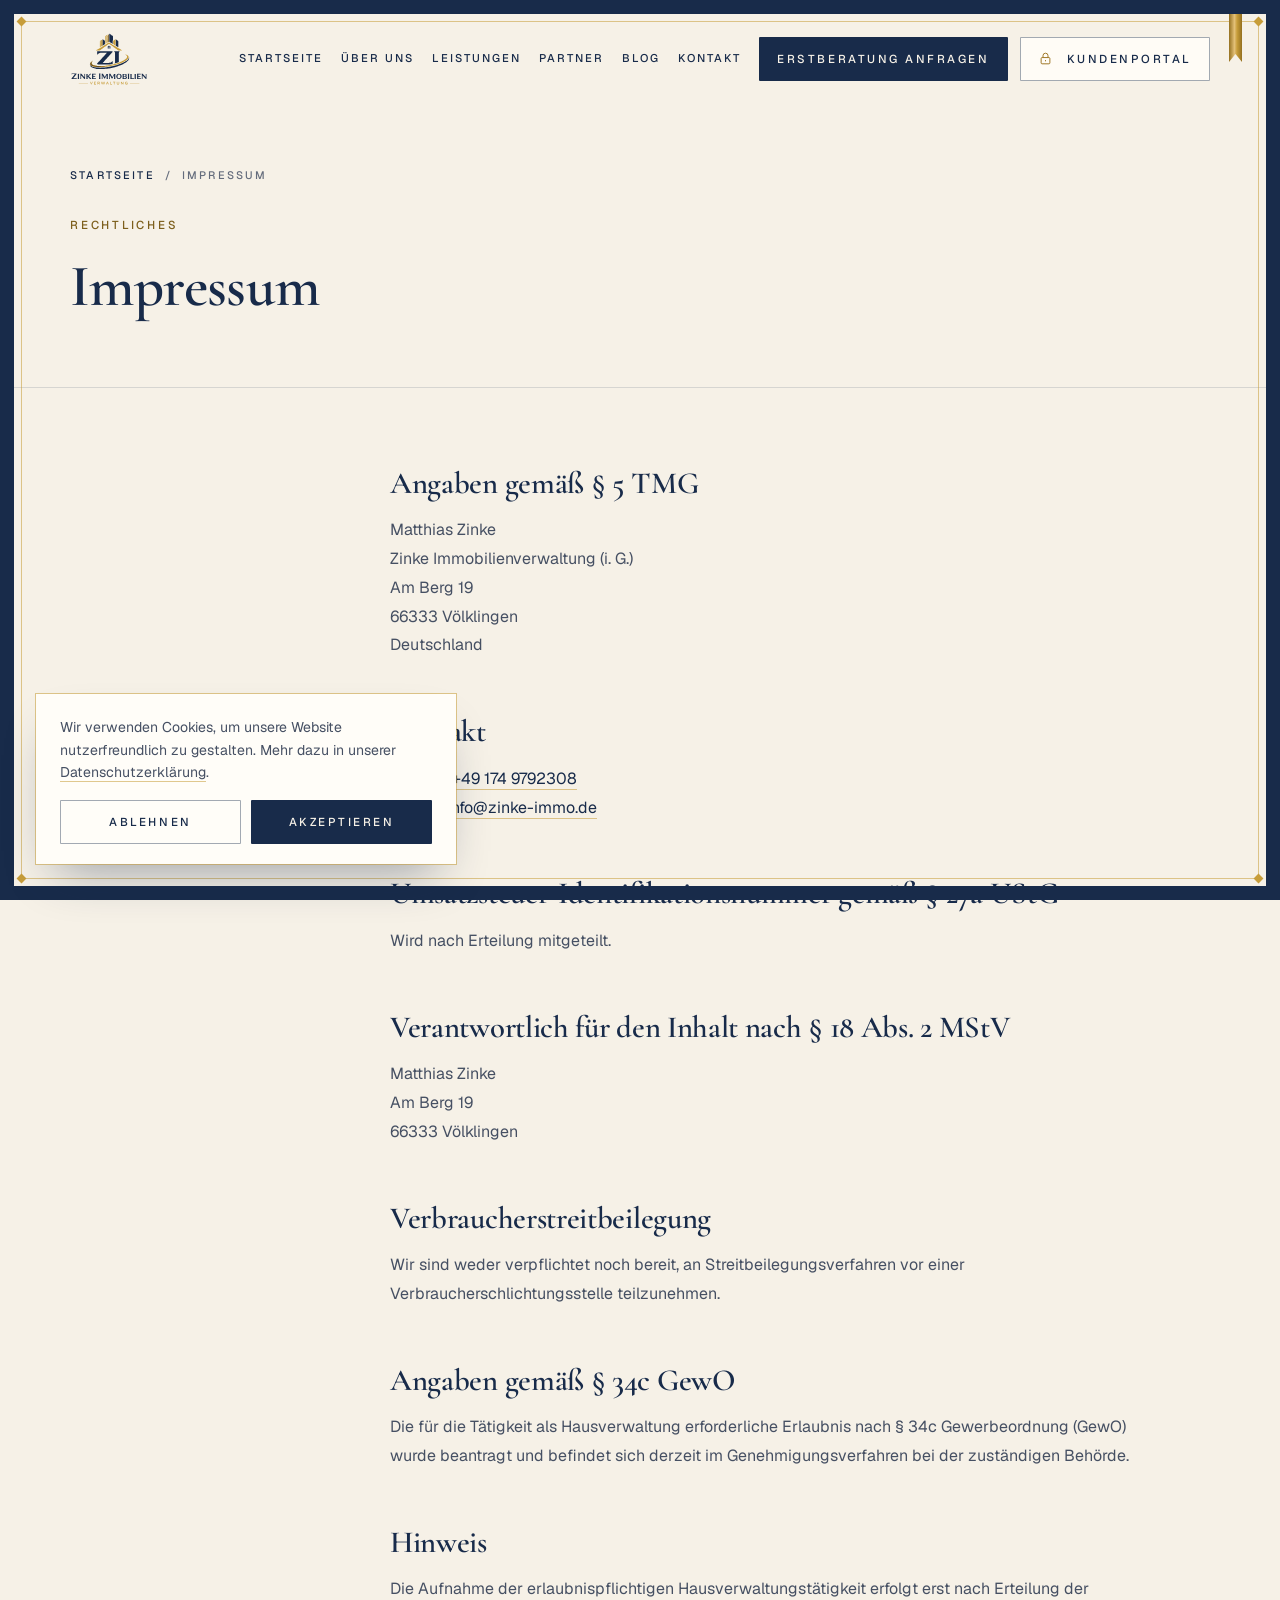
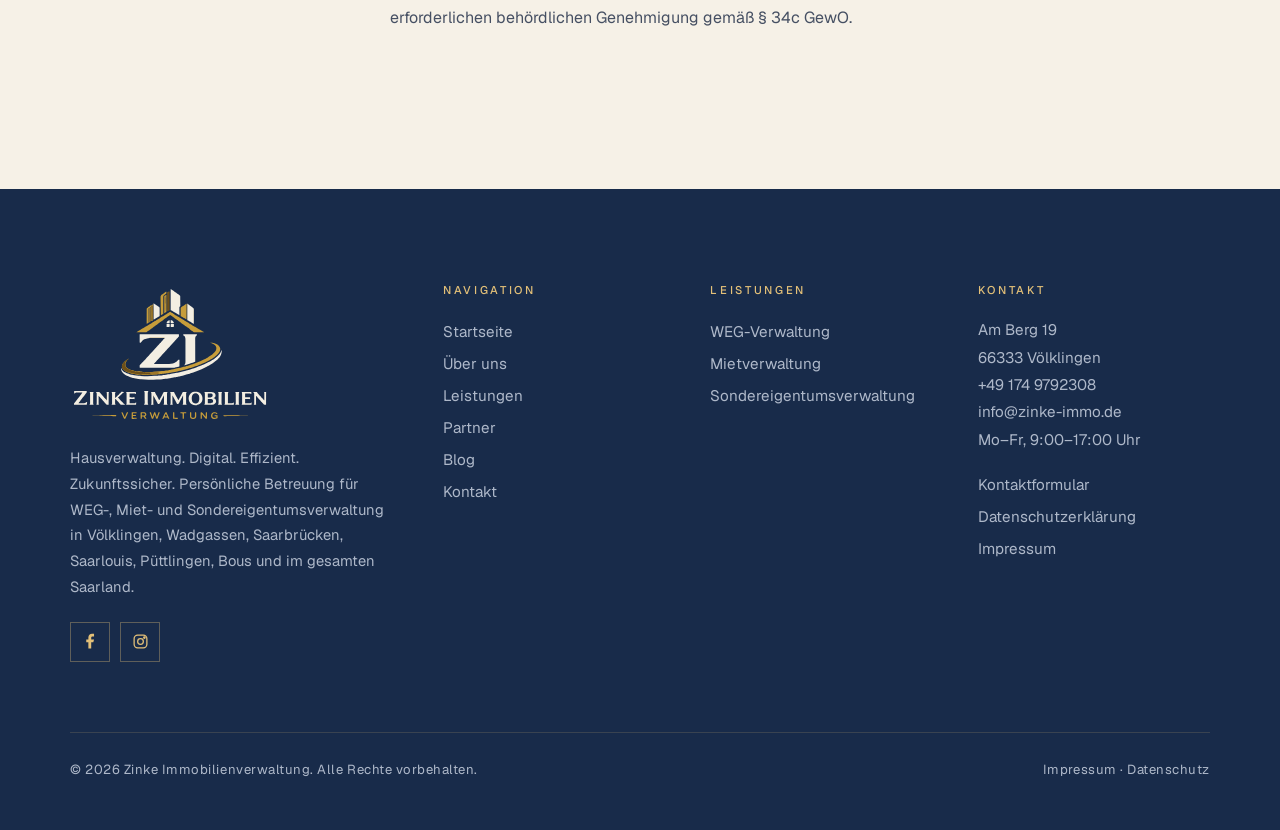
<file: impressum.html>
<!doctype html>
<html lang="de">
<head>
<meta charset="utf-8">
<meta name="viewport" content="width=device-width, initial-scale=1">
<title>Impressum | Zinke Immobilienverwaltung</title>
<meta name="description" content="Impressum der Zinke Immobilienverwaltung, Am Berg 19, 66333 Völklingen: Anbieterkennzeichnung und Kontaktangaben.">
<link rel="canonical" href="https://zinke-immo.de/impressum.html">
<meta property="og:type" content="website">
<meta property="og:site_name" content="Zinke Immobilienverwaltung">
<meta property="og:locale" content="de_DE">
<meta property="og:title" content="Impressum | Zinke Immobilienverwaltung">
<meta property="og:description" content="Impressum der Zinke Immobilienverwaltung, Am Berg 19, 66333 Völklingen: Anbieterkennzeichnung und Kontaktangaben.">
<meta property="og:url" content="https://zinke-immo.de/impressum.html">
<meta property="og:image" content="https://zinke-immo.de/assets/img/teilen.jpg">
<meta property="og:image:width" content="1200">
<meta property="og:image:height" content="630">
<meta property="og:image:alt" content="Büro der Zinke Immobilienverwaltung in Völklingen">
<meta name="twitter:card" content="summary_large_image">
<script type="application/ld+json">{"@context":"https://schema.org","@graph":[{"@type":"RealEstateAgent","@id":"https://zinke-immo.de/#organisation","name":"Zinke Immobilienverwaltung","url":"https://zinke-immo.de/","logo":"https://zinke-immo.de/assets/img/logo.png","image":"https://zinke-immo.de/assets/img/teilen.jpg","telephone":"+49-174-9792308","email":"info@zinke-immo.de","priceRange":"Individuelles Angebot","address":{"@type":"PostalAddress","streetAddress":"Am Berg 19","postalCode":"66333","addressLocality":"Völklingen","addressRegion":"Saarland","addressCountry":"DE"},"geo":{"@type":"GeoCoordinates","latitude":49.2403326,"longitude":6.8629202},"areaServed":[{"@type":"City","name":"Völklingen"},{"@type":"City","name":"Wadgassen"},{"@type":"City","name":"Saarbrücken"},{"@type":"City","name":"Saarlouis"},{"@type":"City","name":"Püttlingen"},{"@type":"City","name":"Bous"},{"@type":"State","name":"Saarland"}],"openingHoursSpecification":{"@type":"OpeningHoursSpecification","dayOfWeek":["Monday","Tuesday","Wednesday","Thursday","Friday"],"opens":"09:00","closes":"17:00"},"founder":{"@id":"https://zinke-immo.de/ueber-uns.html#matthias-zinke"},"sameAs":["https://www.facebook.com/share/14e6Dbp4mTi/","https://www.instagram.com/zinke_immobilienverwaltung"]},{"@type":"WebSite","@id":"https://zinke-immo.de/#website","url":"https://zinke-immo.de/","name":"Zinke Immobilienverwaltung","inLanguage":"de-DE","publisher":{"@id":"https://zinke-immo.de/#organisation"}},{"@type":"WebPage","@id":"https://zinke-immo.de/impressum.html#seite","url":"https://zinke-immo.de/impressum.html","name":"Impressum | Zinke Immobilienverwaltung","isPartOf":{"@id":"https://zinke-immo.de/#website"},"about":{"@id":"https://zinke-immo.de/#organisation"},"inLanguage":"de-DE","description":"Impressum der Zinke Immobilienverwaltung, Am Berg 19, 66333 Völklingen: Anbieterkennzeichnung und Kontaktangaben.","breadcrumb":{"@id":"https://zinke-immo.de/impressum.html#brotkrumen"}},{"@type":"BreadcrumbList","@id":"https://zinke-immo.de/impressum.html#brotkrumen","itemListElement":[{"@type":"ListItem","position":1,"name":"Startseite","item":"https://zinke-immo.de/"},{"@type":"ListItem","position":2,"name":"Impressum","item":"https://zinke-immo.de/impressum.html"}]}]}</script>
<meta name="theme-color" content="#182B4A">
<link rel="icon" href="assets/img/emblem.svg" type="image/svg+xml">
<link rel="preload" href="assets/fonts/CormorantGaramond-500i.woff2" as="font" type="font/woff2" crossorigin>
<link rel="preload" href="assets/fonts/CormorantGaramond-500.woff2" as="font" type="font/woff2" crossorigin>
<link rel="stylesheet" href="assets/fonts.css">
<link rel="stylesheet" href="assets/site.css">

</head>
<body>
<a class="skip-link" href="#inhalt">Zum Inhalt springen</a>

<div class="frame" aria-hidden="true"><i class="d1"></i><i class="d2"></i><i class="d3"></i><i class="d4"></i></div>
<button class="ribbon" type="button" aria-label="Nach oben"></button>
<header class="top" id="top">
  <div class="wrap top-in">
    <a class="logo" href="index.html" aria-label="Zinke Immobilienverwaltung – Startseite"><img src="assets/img/logo.svg" alt="Zinke Immobilien Verwaltung" width="79" height="54"></a>
    <nav class="nav nav--6" aria-label="Hauptnavigation"><a class="l" href="index.html">Startseite</a><a class="l" href="ueber-uns.html">Über uns</a><a class="l" href="leistungen.html">Leistungen</a><a class="l" href="partner.html">Partner</a><a class="l" href="blog/">Blog</a><a class="l" href="kontakt.html">Kontakt</a><a class="btn btn-p" href="kontakt.html#kontakt-form">Erstberatung anfragen</a><a class="btn btn-s btn-portal" href="https://portal.donexus.de/auth" target="_blank" rel="noopener" aria-label="Kundenportal (öffnet in neuem Fenster)"><svg class="ic" viewBox="0 0 24 24" fill="none" stroke="currentColor" stroke-width="1.6" aria-hidden="true"><rect x="5" y="10.5" width="14" height="10" rx="1.5"/><path d="M8 10.5V7.5a4 4 0 0 1 8 0v3M12 14.5v2"/></svg>Kundenportal</a></nav>
    <button class="menu-btn" type="button" aria-expanded="false" aria-controls="menu"><i></i>Menü</button>
  </div>
</header>
<div class="menu" id="menu" hidden role="dialog" aria-modal="true" aria-label="Menü">
  <button class="m-close" type="button">Schließen</button>
  <nav aria-label="Menü"><a class="m" href="index.html">Startseite</a><a class="m" href="ueber-uns.html">Über uns</a><a class="m" href="leistungen.html">Leistungen</a><a class="m" href="partner.html">Partner</a><a class="m" href="blog/">Blog</a><a class="m" href="kontakt.html">Kontakt</a></nav>
  <p class="m-meta">Am Berg 19 · 66333 Völklingen<br><a href="tel:+491749792308">+49 174 9792308</a> · <a href="mailto:info@zinke-immo.de">info@zinke-immo.de</a></p>
  <div class="m-cta"><a class="btn btn-c" href="kontakt.html#kontakt-form">Erstberatung anfragen</a><a class="btn btn-o btn-portal" href="https://portal.donexus.de/auth" target="_blank" rel="noopener" aria-label="Kundenportal (öffnet in neuem Fenster)"><svg class="ic" viewBox="0 0 24 24" fill="none" stroke="currentColor" stroke-width="1.6" aria-hidden="true"><rect x="5" y="10.5" width="14" height="10" rx="1.5"/><path d="M8 10.5V7.5a4 4 0 0 1 8 0v3M12 14.5v2"/></svg>Kundenportal</a></div>
</div>
<main id="inhalt">
<section class="ph ph--legal">
  <div class="wrap ph-in">
    <div class="ph-txt">
      <nav class="crumbs" aria-label="Brotkrumen"><a href="index.html">Startseite</a><span>/</span><span>Impressum</span></nav>
      <p class="lab">Rechtliches</p>
      <h1>Impressum</h1>
    </div>
  </div>
</section>
<section class="sec" style="padding-top:80px">
  <div class="wrap legal-wrap">
    <div></div>
    <div class="legal"><h2>Angaben gemäß § 5 TMG</h2> <p> Matthias Zinke<br> Zinke Immobilienverwaltung (i.&nbsp;G.)<br> Am Berg 19<br> 66333 Völklingen<br> Deutschland </p> <h2>Kontakt</h2> <p> Telefon: <a href="tel:+491749792308">+49 174 9792308</a><br> E-Mail: <a href="mailto:info@zinke-immo.de">info@zinke-immo.de</a> </p> <h2>Umsatzsteuer-Identifikationsnummer gemäß § 27a UStG</h2> <p>Wird nach Erteilung mitgeteilt.</p> <h2>Verantwortlich für den Inhalt nach § 18 Abs. 2 MStV</h2> <p> Matthias Zinke<br> Am Berg 19<br> 66333 Völklingen </p> <h2>Verbraucherstreitbeilegung</h2> <p>Wir sind weder verpflichtet noch bereit, an Streitbeilegungsverfahren vor einer Verbraucherschlichtungsstelle teilzunehmen.</p> <h2>Angaben gemäß § 34c GewO</h2> <p>Die für die Tätigkeit als Hausverwaltung erforderliche Erlaubnis nach § 34c Gewerbeordnung (GewO) wurde beantragt und befindet sich derzeit im Genehmigungsverfahren bei der zuständigen Behörde.</p> <h2>Hinweis</h2> <p>Die Aufnahme der erlaubnispflichtigen Hausverwaltungstätigkeit erfolgt erst nach Erteilung der erforderlichen behördlichen Genehmigung gemäß § 34c GewO.</p></div>
  </div>
</section>
</main>
<footer class="foot-w">
  <div class="wrap foot">
    <div class="f-brand">
      <img class="f-logo" src="assets/img/logo-hell.svg" alt="Zinke Immobilien Verwaltung" width="200" height="138" loading="lazy">
      <p>Hausverwaltung. Digital. Effizient. Zukunftssicher. Persönliche Betreuung für WEG-, Miet- und Sondereigentumsverwaltung in Völklingen, Wadgassen, Saarbrücken, Saarlouis, Püttlingen, Bous und im gesamten Saarland.</p>
      <div class="social"><a href="https://www.facebook.com/share/14e6Dbp4mTi/" target="_blank" rel="noopener" aria-label="Facebook"><svg viewBox="0 0 24 24" fill="currentColor" aria-hidden="true"><path d="M13 22v-9h3l1-4h-4V7c0-1.1.4-2 2-2h2V1.2C16.6 1 15.3 1 14.2 1 11.2 1 9 2.9 9 6.4V9H6v4h3v9h4z"/></svg></a><a href="https://www.instagram.com/zinke_immobilienverwaltung?igsh=eHhsZ20zb2loZHpu" target="_blank" rel="noopener" aria-label="Instagram"><svg viewBox="0 0 24 24" fill="none" stroke="currentColor" stroke-width="1.8" aria-hidden="true"><rect x="3" y="3" width="18" height="18" rx="5"/><circle cx="12" cy="12" r="4"/><circle cx="17.5" cy="6.5" r="1" fill="currentColor"/></svg></a></div>
    </div>
    <div><h4>Navigation</h4><ul><li><a href="index.html">Startseite</a></li><li><a href="ueber-uns.html">Über uns</a></li><li><a href="leistungen.html">Leistungen</a></li><li><a href="partner.html">Partner</a></li><li><a href="blog/">Blog</a></li><li><a href="kontakt.html">Kontakt</a></li></ul></div>
    <div><h4>Leistungen</h4><ul><li><a href="weg-verwaltung-saarland.html">WEG-Verwaltung</a></li><li><a href="mietverwaltung-saarland.html">Mietverwaltung</a></li><li><a href="sondereigentumsverwaltung-saarland.html">Sondereigentumsverwaltung</a></li></ul></div>
    <div><h4>Kontakt</h4>
      <p class="addr">Am Berg 19<br>66333 Völklingen<br><a href="tel:+491749792308">+49 174 9792308</a><br><a href="mailto:info@zinke-immo.de">info@zinke-immo.de</a><br>Mo–Fr, 9:00–17:00 Uhr</p>
      <ul><li><a href="kontakt.html#kontakt-form">Kontaktformular</a></li><li><a href="datenschutz.html">Datenschutzerklärung</a></li><li><a href="impressum.html">Impressum</a></li></ul></div>
  </div>
  <div class="wrap f-bar"><span>© 2026 Zinke Immobilienverwaltung. Alle Rechte vorbehalten.</span><span><a href="impressum.html">Impressum</a> · <a href="datenschutz.html">Datenschutz</a></span></div>
</footer>
<div class="cookie" id="cookie-banner" hidden role="region" aria-label="Cookie-Hinweis">
  <p>Wir verwenden Cookies, um unsere Website nutzerfreundlich zu gestalten. Mehr dazu in unserer <a href="datenschutz.html">Datenschutzerklärung</a>.</p>
  <div class="row"><button class="btn btn-s" type="button" data-action="declined">Ablehnen</button><button class="btn btn-p" type="button" data-action="accepted">Akzeptieren</button></div>
</div>

<script src="assets/site.js" defer></script>
</body>
</html>
</file>
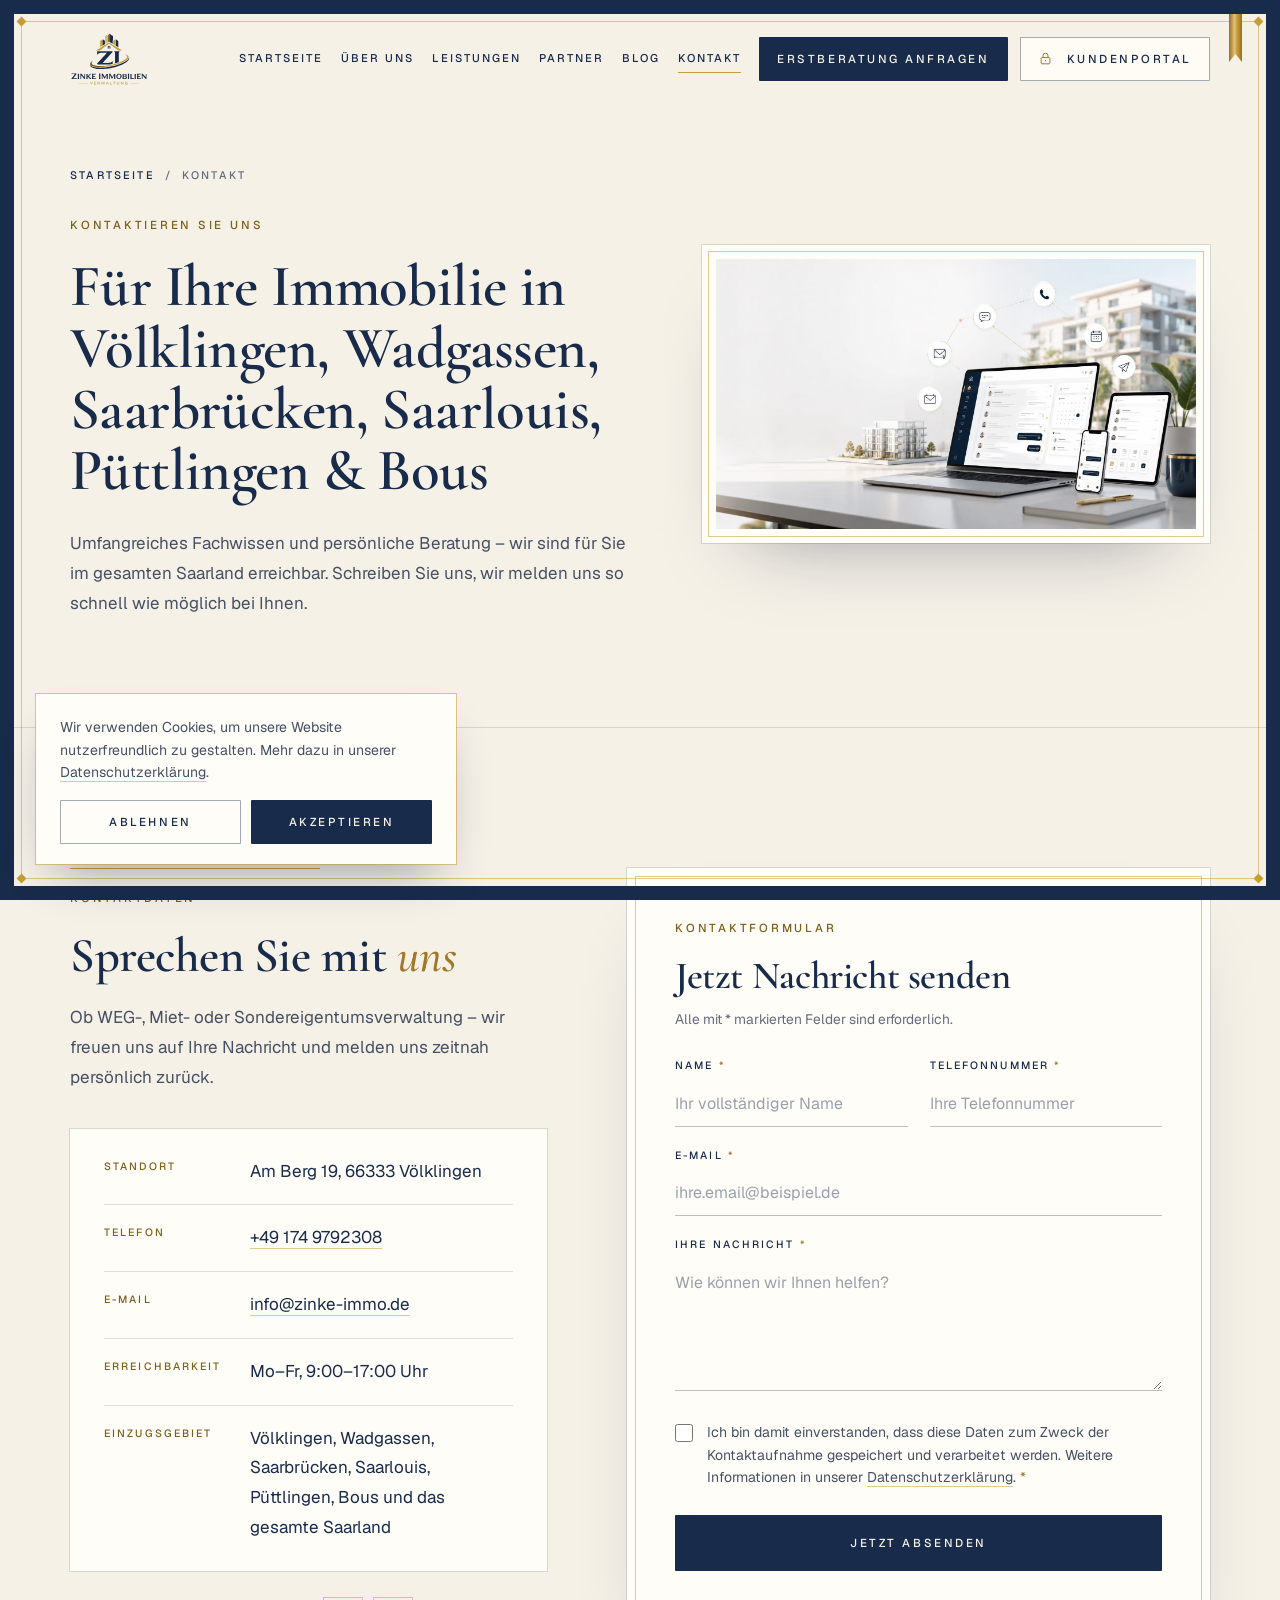
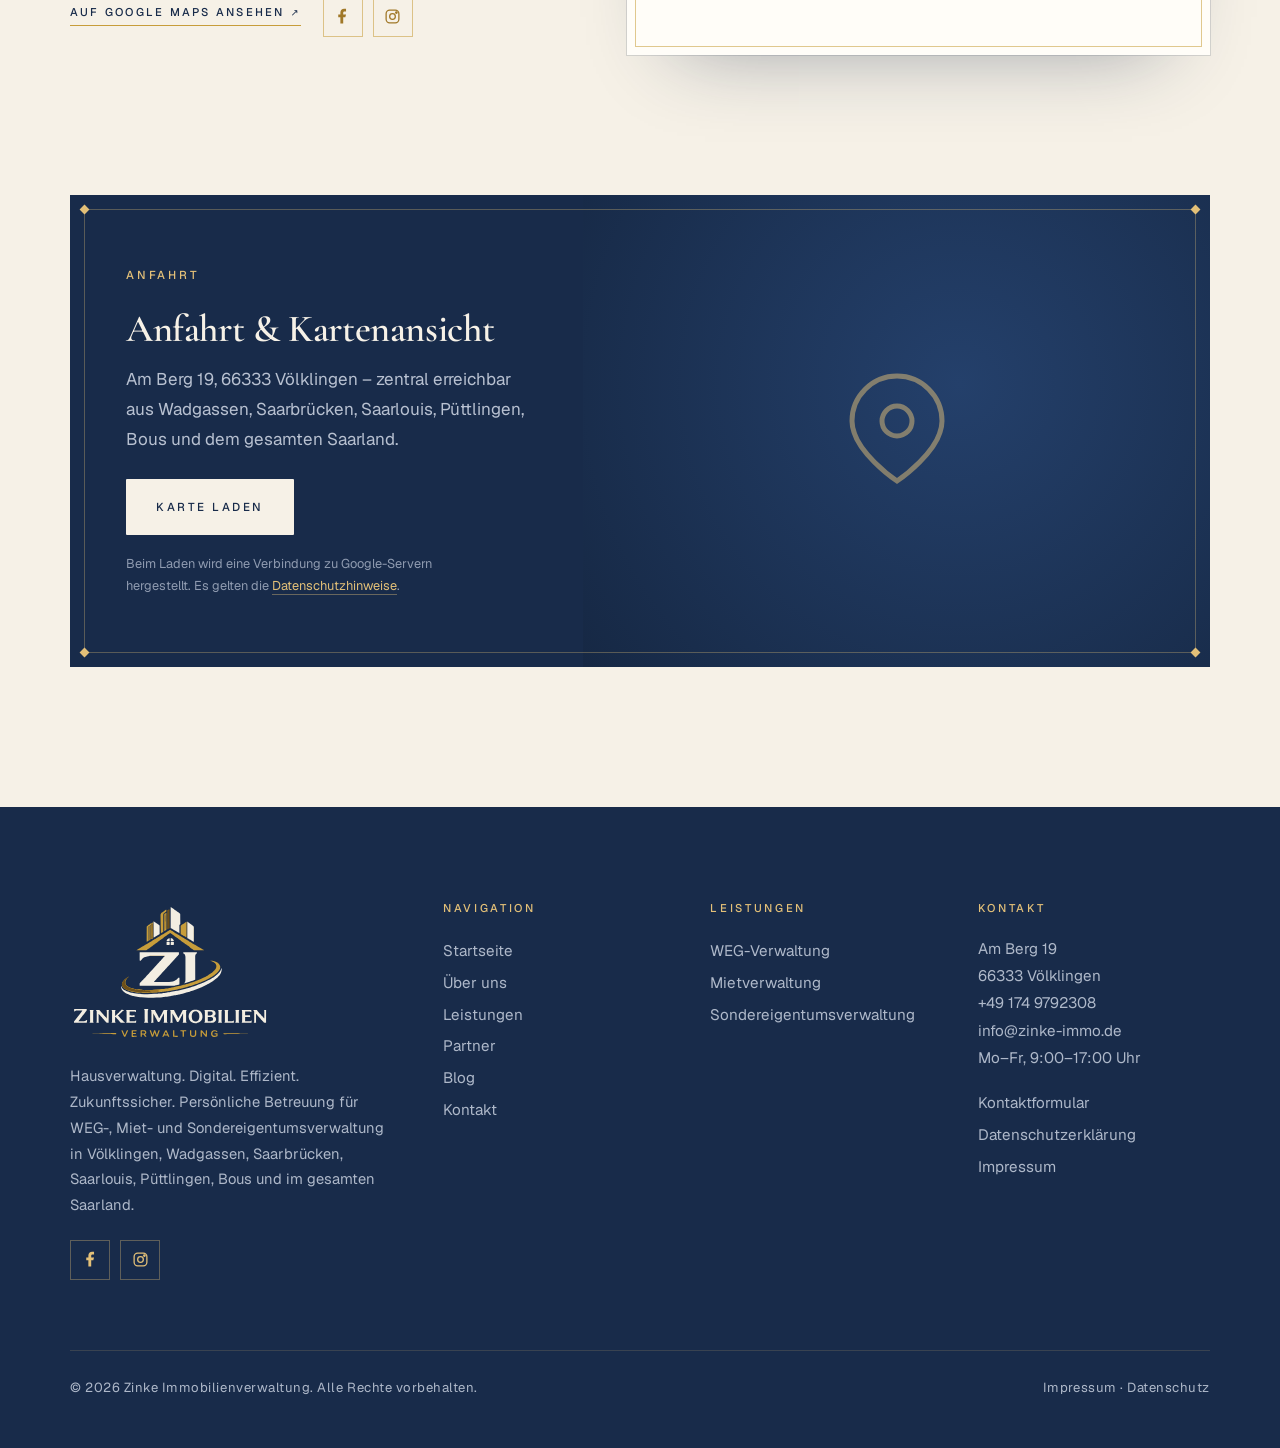
<file: kontakt.html>
<!doctype html>
<html lang="de">
<head>
<meta charset="utf-8">
<meta name="viewport" content="width=device-width, initial-scale=1">
<title>Kontakt | Hausverwaltung Völklingen, Saarbrücken &amp; Saarlouis</title>
<meta name="description" content="Kontakt zur Zinke Immobilienverwaltung, Am Berg 19 in Völklingen: Telefon, E-Mail und Kontaktformular für Ihre kostenlose Erstberatung.">
<link rel="canonical" href="https://zinke-immo.de/kontakt.html">
<meta property="og:type" content="website">
<meta property="og:site_name" content="Zinke Immobilienverwaltung">
<meta property="og:locale" content="de_DE">
<meta property="og:title" content="Kontakt | Hausverwaltung Völklingen, Saarbrücken &amp; Saarlouis">
<meta property="og:description" content="Kontakt zur Zinke Immobilienverwaltung, Am Berg 19 in Völklingen: Telefon, E-Mail und Kontaktformular für Ihre kostenlose Erstberatung.">
<meta property="og:url" content="https://zinke-immo.de/kontakt.html">
<meta property="og:image" content="https://zinke-immo.de/assets/img/teilen.jpg">
<meta property="og:image:width" content="1200">
<meta property="og:image:height" content="630">
<meta property="og:image:alt" content="Büro der Zinke Immobilienverwaltung in Völklingen">
<meta name="twitter:card" content="summary_large_image">
<script type="application/ld+json">{"@context":"https://schema.org","@graph":[{"@type":"RealEstateAgent","@id":"https://zinke-immo.de/#organisation","name":"Zinke Immobilienverwaltung","url":"https://zinke-immo.de/","logo":"https://zinke-immo.de/assets/img/logo.png","image":"https://zinke-immo.de/assets/img/teilen.jpg","telephone":"+49-174-9792308","email":"info@zinke-immo.de","priceRange":"Individuelles Angebot","address":{"@type":"PostalAddress","streetAddress":"Am Berg 19","postalCode":"66333","addressLocality":"Völklingen","addressRegion":"Saarland","addressCountry":"DE"},"geo":{"@type":"GeoCoordinates","latitude":49.2403326,"longitude":6.8629202},"areaServed":[{"@type":"City","name":"Völklingen"},{"@type":"City","name":"Wadgassen"},{"@type":"City","name":"Saarbrücken"},{"@type":"City","name":"Saarlouis"},{"@type":"City","name":"Püttlingen"},{"@type":"City","name":"Bous"},{"@type":"State","name":"Saarland"}],"openingHoursSpecification":{"@type":"OpeningHoursSpecification","dayOfWeek":["Monday","Tuesday","Wednesday","Thursday","Friday"],"opens":"09:00","closes":"17:00"},"founder":{"@id":"https://zinke-immo.de/ueber-uns.html#matthias-zinke"},"sameAs":["https://www.facebook.com/share/14e6Dbp4mTi/","https://www.instagram.com/zinke_immobilienverwaltung"]},{"@type":"WebSite","@id":"https://zinke-immo.de/#website","url":"https://zinke-immo.de/","name":"Zinke Immobilienverwaltung","inLanguage":"de-DE","publisher":{"@id":"https://zinke-immo.de/#organisation"}},{"@type":"ContactPage","@id":"https://zinke-immo.de/kontakt.html#seite","url":"https://zinke-immo.de/kontakt.html","name":"Kontakt | Hausverwaltung Völklingen, Saarbrücken & Saarlouis","isPartOf":{"@id":"https://zinke-immo.de/#website"},"about":{"@id":"https://zinke-immo.de/#organisation"},"inLanguage":"de-DE","description":"Kontakt zur Zinke Immobilienverwaltung, Am Berg 19 in Völklingen: Telefon, E-Mail und Kontaktformular für Ihre kostenlose Erstberatung.","breadcrumb":{"@id":"https://zinke-immo.de/kontakt.html#brotkrumen"}},{"@type":"BreadcrumbList","@id":"https://zinke-immo.de/kontakt.html#brotkrumen","itemListElement":[{"@type":"ListItem","position":1,"name":"Startseite","item":"https://zinke-immo.de/"},{"@type":"ListItem","position":2,"name":"Kontakt","item":"https://zinke-immo.de/kontakt.html"}]}]}</script>
<meta name="theme-color" content="#182B4A">
<link rel="icon" href="assets/img/emblem.svg" type="image/svg+xml">
<link rel="preload" href="assets/fonts/CormorantGaramond-500i.woff2" as="font" type="font/woff2" crossorigin>
<link rel="preload" href="assets/fonts/CormorantGaramond-500.woff2" as="font" type="font/woff2" crossorigin>
<link rel="stylesheet" href="assets/fonts.css">
<link rel="stylesheet" href="assets/site.css">

</head>
<body>
<a class="skip-link" href="#inhalt">Zum Inhalt springen</a>

<div class="frame" aria-hidden="true"><i class="d1"></i><i class="d2"></i><i class="d3"></i><i class="d4"></i></div>
<button class="ribbon" type="button" aria-label="Nach oben"></button>
<header class="top" id="top">
  <div class="wrap top-in">
    <a class="logo" href="index.html" aria-label="Zinke Immobilienverwaltung – Startseite"><img src="assets/img/logo.svg" alt="Zinke Immobilien Verwaltung" width="79" height="54"></a>
    <nav class="nav nav--6" aria-label="Hauptnavigation"><a class="l" href="index.html">Startseite</a><a class="l" href="ueber-uns.html">Über uns</a><a class="l" href="leistungen.html">Leistungen</a><a class="l" href="partner.html">Partner</a><a class="l" href="blog/">Blog</a><a class="l" href="kontakt.html" aria-current="page">Kontakt</a><a class="btn btn-p" href="kontakt.html#kontakt-form">Erstberatung anfragen</a><a class="btn btn-s btn-portal" href="https://portal.donexus.de/auth" target="_blank" rel="noopener" aria-label="Kundenportal (öffnet in neuem Fenster)"><svg class="ic" viewBox="0 0 24 24" fill="none" stroke="currentColor" stroke-width="1.6" aria-hidden="true"><rect x="5" y="10.5" width="14" height="10" rx="1.5"/><path d="M8 10.5V7.5a4 4 0 0 1 8 0v3M12 14.5v2"/></svg>Kundenportal</a></nav>
    <button class="menu-btn" type="button" aria-expanded="false" aria-controls="menu"><i></i>Menü</button>
  </div>
</header>
<div class="menu" id="menu" hidden role="dialog" aria-modal="true" aria-label="Menü">
  <button class="m-close" type="button">Schließen</button>
  <nav aria-label="Menü"><a class="m" href="index.html">Startseite</a><a class="m" href="ueber-uns.html">Über uns</a><a class="m" href="leistungen.html">Leistungen</a><a class="m" href="partner.html">Partner</a><a class="m" href="blog/">Blog</a><a class="m" href="kontakt.html" aria-current="page">Kontakt</a></nav>
  <p class="m-meta">Am Berg 19 · 66333 Völklingen<br><a href="tel:+491749792308">+49 174 9792308</a> · <a href="mailto:info@zinke-immo.de">info@zinke-immo.de</a></p>
  <div class="m-cta"><a class="btn btn-c" href="kontakt.html#kontakt-form">Erstberatung anfragen</a><a class="btn btn-o btn-portal" href="https://portal.donexus.de/auth" target="_blank" rel="noopener" aria-label="Kundenportal (öffnet in neuem Fenster)"><svg class="ic" viewBox="0 0 24 24" fill="none" stroke="currentColor" stroke-width="1.6" aria-hidden="true"><rect x="5" y="10.5" width="14" height="10" rx="1.5"/><path d="M8 10.5V7.5a4 4 0 0 1 8 0v3M12 14.5v2"/></svg>Kundenportal</a></div>
</div>
<main id="inhalt">
<section class="ph">
  <div class="wrap ph-in">
    <div class="ph-txt">
      <nav class="crumbs" aria-label="Brotkrumen"><a href="index.html">Startseite</a><span>/</span><span>Kontakt</span></nav>
      <p class="lab">Kontaktieren Sie uns</p>
      <h1>Für Ihre Immobilie in Völklingen, Wadgassen, Saarbrücken, Saarlouis, Püttlingen &amp; Bous</h1>
      <p class="lead">Umfangreiches Fachwissen und persönliche Beratung – wir sind für Sie im gesamten Saarland erreichbar. Schreiben Sie uns, wir melden uns so schnell wie möglich bei Ihnen.</p>
      
    </div>
    <figure class="mat ph-img"><img src="assets/img/digital-arbeitsplatz.jpg" alt="Digitaler Arbeitsplatz mit Laptop, Tablet und Smartphone, auf denen die Verwaltungssoftware zu sehen ist" width="1672" height="941" fetchpriority="high"></figure>
  </div>
</section>

<section class="sec">
  <div class="wrap kontakt">
    <div class="rv">
      <p class="lab lab-line">Kontaktdaten</p>
      <h2>Sprechen Sie mit <em class="it">uns</em></h2>
      <p>Ob WEG-, Miet- oder Sondereigentumsverwaltung – wir freuen uns auf Ihre Nachricht und melden uns zeitnah persönlich zurück.</p>
      <div class="card-v"><dl>
        <div><dt>Standort</dt><dd>Am Berg 19, 66333 Völklingen</dd></div>
        <div><dt>Telefon</dt><dd><a href="tel:+491749792308">+49 174 9792308</a></dd></div>
        <div><dt>E-Mail</dt><dd><a href="mailto:info@zinke-immo.de">info@zinke-immo.de</a></dd></div>
        <div><dt>Erreichbarkeit</dt><dd>Mo–Fr, 9:00–17:00 Uhr</dd></div>
        <div><dt>Einzugsgebiet</dt><dd>Völklingen, Wadgassen, Saarbrücken, Saarlouis, Püttlingen, Bous und das gesamte Saarland</dd></div>
      </dl></div>
      <div class="k-links"><a class="link-u ext" href="https://www.google.com/maps/search/?api=1&query=Zinke+Immobilienverwaltung+Am+Berg+19+66333+V%C3%B6lklingen" target="_blank" rel="noopener">Auf Google Maps ansehen</a><div class="social"><a href="https://www.facebook.com/share/14e6Dbp4mTi/" target="_blank" rel="noopener" aria-label="Facebook"><svg viewBox="0 0 24 24" fill="currentColor" aria-hidden="true"><path d="M13 22v-9h3l1-4h-4V7c0-1.1.4-2 2-2h2V1.2C16.6 1 15.3 1 14.2 1 11.2 1 9 2.9 9 6.4V9H6v4h3v9h4z"/></svg></a><a href="https://www.instagram.com/zinke_immobilienverwaltung?igsh=eHhsZ20zb2loZHpu" target="_blank" rel="noopener" aria-label="Instagram"><svg viewBox="0 0 24 24" fill="none" stroke="currentColor" stroke-width="1.8" aria-hidden="true"><rect x="3" y="3" width="18" height="18" rx="5"/><circle cx="12" cy="12" r="4"/><circle cx="17.5" cy="6.5" r="1" fill="currentColor"/></svg></a></div></div>
    </div>
    <div class="form rv d1" id="kontakt-form">
      <p class="lab">Kontaktformular</p>
      <h2>Jetzt Nachricht senden</h2>
      <p class="hint">Alle mit * markierten Felder sind erforderlich.</p>
      <form id="contact-form" novalidate action="https://api.web3forms.com/submit" method="POST">
        <input type="hidden" name="access_key" value="b8b73319-32a2-4927-89a4-ccfb070412c9"><input type="hidden" name="subject" value="Neue Anfrage über das Kontaktformular – zinke-immo.de"><input type="hidden" name="from_name" value="Kontaktformular zinke-immo.de"><input type="hidden" name="redirect" value="https://zinke-immo.de/kontakt.html?gesendet=1#kontakt-form">
        <input type="checkbox" name="botcheck" style="display:none" tabindex="-1" autocomplete="off">
        <div class="f-row">
          <div class="field"><label for="name">Name <span class="req">*</span></label><input type="text" id="name" name="name" placeholder="Ihr vollständiger Name" autocomplete="name" required><span class="field-error">Bitte geben Sie Ihren Namen ein.</span></div>
          <div class="field"><label for="phone">Telefonnummer <span class="req">*</span></label><input type="tel" id="phone" name="phone" placeholder="Ihre Telefonnummer" autocomplete="tel" required><span class="field-error">Bitte geben Sie eine gültige Telefonnummer ein.</span></div>
        </div>
        <div class="field"><label for="email">E-Mail <span class="req">*</span></label><input type="email" id="email" name="email" placeholder="ihre.email@beispiel.de" autocomplete="email" required><span class="field-error">Bitte geben Sie eine gültige E-Mail-Adresse ein.</span></div>
        <div class="field"><label for="message">Ihre Nachricht <span class="req">*</span></label><textarea id="message" name="message" placeholder="Wie können wir Ihnen helfen?" required></textarea><span class="field-error">Ihre Nachricht sollte mindestens 10 Zeichen enthalten.</span></div>
        <div class="consent"><input type="checkbox" id="consent" name="consent" required><label for="consent">Ich bin damit einverstanden, dass diese Daten zum Zweck der Kontaktaufnahme gespeichert und verarbeitet werden. Weitere Informationen in unserer <a href="datenschutz.html">Datenschutzerklärung</a>. <span class="req">*</span></label></div>
        <button type="submit" class="btn btn-p">Jetzt absenden</button>
        <p class="form-status" id="form-status" role="status" aria-live="polite"></p>
      </form>
    </div>
  </div>
</section>

<section class="sec tight">
  <div class="wrap">
    <div class="panel anfahrt rv"><i class="k k1"></i><i class="k k2"></i><i class="k k3"></i><i class="k k4"></i>
      <div class="txt">
        <p class="lab">Anfahrt</p>
        <h3>Anfahrt &amp; Kartenansicht</h3>
        <p>Am Berg 19, 66333 Völklingen – zentral erreichbar aus Wadgassen, Saarbrücken, Saarlouis, Püttlingen, Bous und dem gesamten Saarland.</p>
        <button type="button" class="btn btn-c" id="map-load-btn">Karte laden</button>
        <p class="note">Beim Laden wird eine Verbindung zu Google-Servern hergestellt. Es gelten die <a href="datenschutz.html">Datenschutzhinweise</a>.</p>
      </div>
      <div class="map-embed" id="map-embed"><div class="pin" aria-hidden="true"><svg viewBox="0 0 24 24" fill="none" stroke="currentColor" stroke-width="1"><path d="M21 10c0 6-9 12-9 12s-9-6-9-12a9 9 0 0118 0z"/><circle cx="12" cy="10" r="3"/></svg></div></div>
    </div>
  </div>
</section>
</main>
<footer class="foot-w">
  <div class="wrap foot">
    <div class="f-brand">
      <img class="f-logo" src="assets/img/logo-hell.svg" alt="Zinke Immobilien Verwaltung" width="200" height="138" loading="lazy">
      <p>Hausverwaltung. Digital. Effizient. Zukunftssicher. Persönliche Betreuung für WEG-, Miet- und Sondereigentumsverwaltung in Völklingen, Wadgassen, Saarbrücken, Saarlouis, Püttlingen, Bous und im gesamten Saarland.</p>
      <div class="social"><a href="https://www.facebook.com/share/14e6Dbp4mTi/" target="_blank" rel="noopener" aria-label="Facebook"><svg viewBox="0 0 24 24" fill="currentColor" aria-hidden="true"><path d="M13 22v-9h3l1-4h-4V7c0-1.1.4-2 2-2h2V1.2C16.6 1 15.3 1 14.2 1 11.2 1 9 2.9 9 6.4V9H6v4h3v9h4z"/></svg></a><a href="https://www.instagram.com/zinke_immobilienverwaltung?igsh=eHhsZ20zb2loZHpu" target="_blank" rel="noopener" aria-label="Instagram"><svg viewBox="0 0 24 24" fill="none" stroke="currentColor" stroke-width="1.8" aria-hidden="true"><rect x="3" y="3" width="18" height="18" rx="5"/><circle cx="12" cy="12" r="4"/><circle cx="17.5" cy="6.5" r="1" fill="currentColor"/></svg></a></div>
    </div>
    <div><h4>Navigation</h4><ul><li><a href="index.html">Startseite</a></li><li><a href="ueber-uns.html">Über uns</a></li><li><a href="leistungen.html">Leistungen</a></li><li><a href="partner.html">Partner</a></li><li><a href="blog/">Blog</a></li><li><a href="kontakt.html">Kontakt</a></li></ul></div>
    <div><h4>Leistungen</h4><ul><li><a href="weg-verwaltung-saarland.html">WEG-Verwaltung</a></li><li><a href="mietverwaltung-saarland.html">Mietverwaltung</a></li><li><a href="sondereigentumsverwaltung-saarland.html">Sondereigentumsverwaltung</a></li></ul></div>
    <div><h4>Kontakt</h4>
      <p class="addr">Am Berg 19<br>66333 Völklingen<br><a href="tel:+491749792308">+49 174 9792308</a><br><a href="mailto:info@zinke-immo.de">info@zinke-immo.de</a><br>Mo–Fr, 9:00–17:00 Uhr</p>
      <ul><li><a href="kontakt.html#kontakt-form">Kontaktformular</a></li><li><a href="datenschutz.html">Datenschutzerklärung</a></li><li><a href="impressum.html">Impressum</a></li></ul></div>
  </div>
  <div class="wrap f-bar"><span>© 2026 Zinke Immobilienverwaltung. Alle Rechte vorbehalten.</span><span><a href="impressum.html">Impressum</a> · <a href="datenschutz.html">Datenschutz</a></span></div>
</footer>
<div class="cookie" id="cookie-banner" hidden role="region" aria-label="Cookie-Hinweis">
  <p>Wir verwenden Cookies, um unsere Website nutzerfreundlich zu gestalten. Mehr dazu in unserer <a href="datenschutz.html">Datenschutzerklärung</a>.</p>
  <div class="row"><button class="btn btn-s" type="button" data-action="declined">Ablehnen</button><button class="btn btn-p" type="button" data-action="accepted">Akzeptieren</button></div>
</div>

<script src="assets/site.js" defer></script>
</body>
</html>
</file>
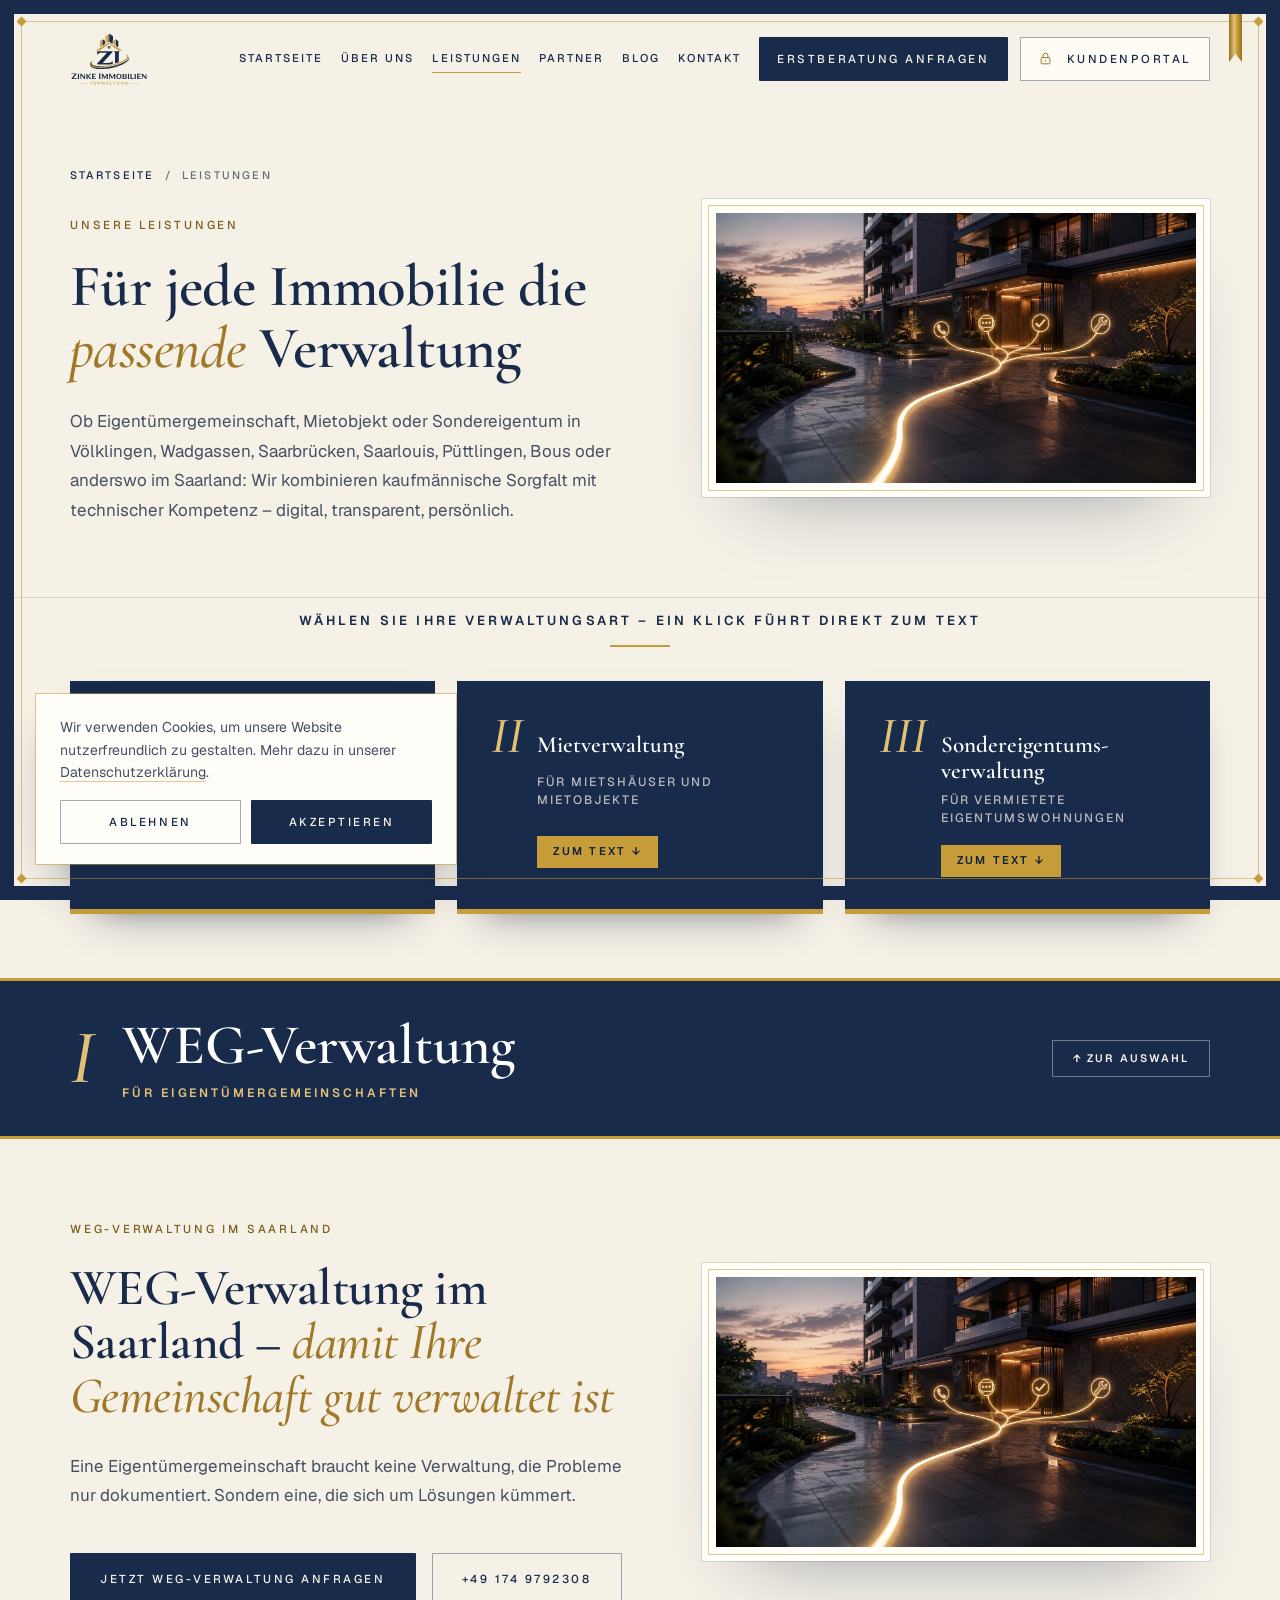
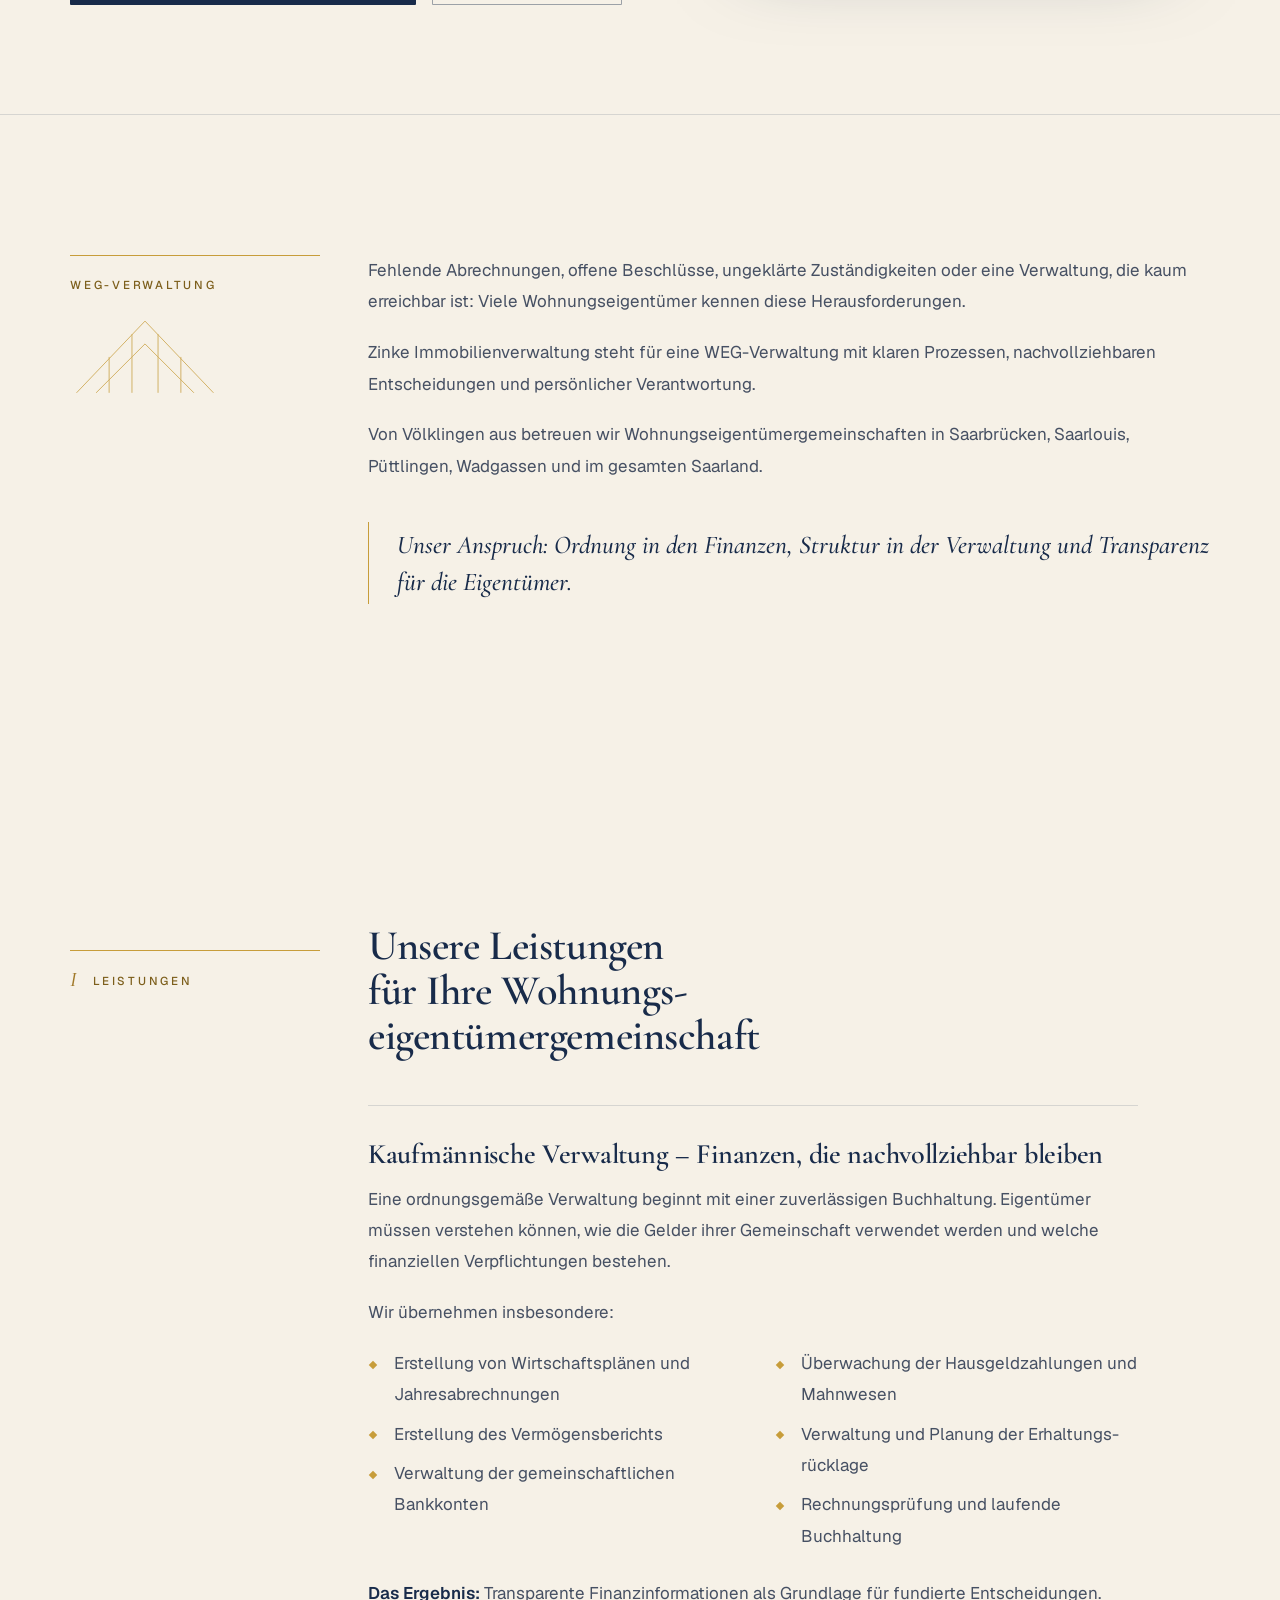
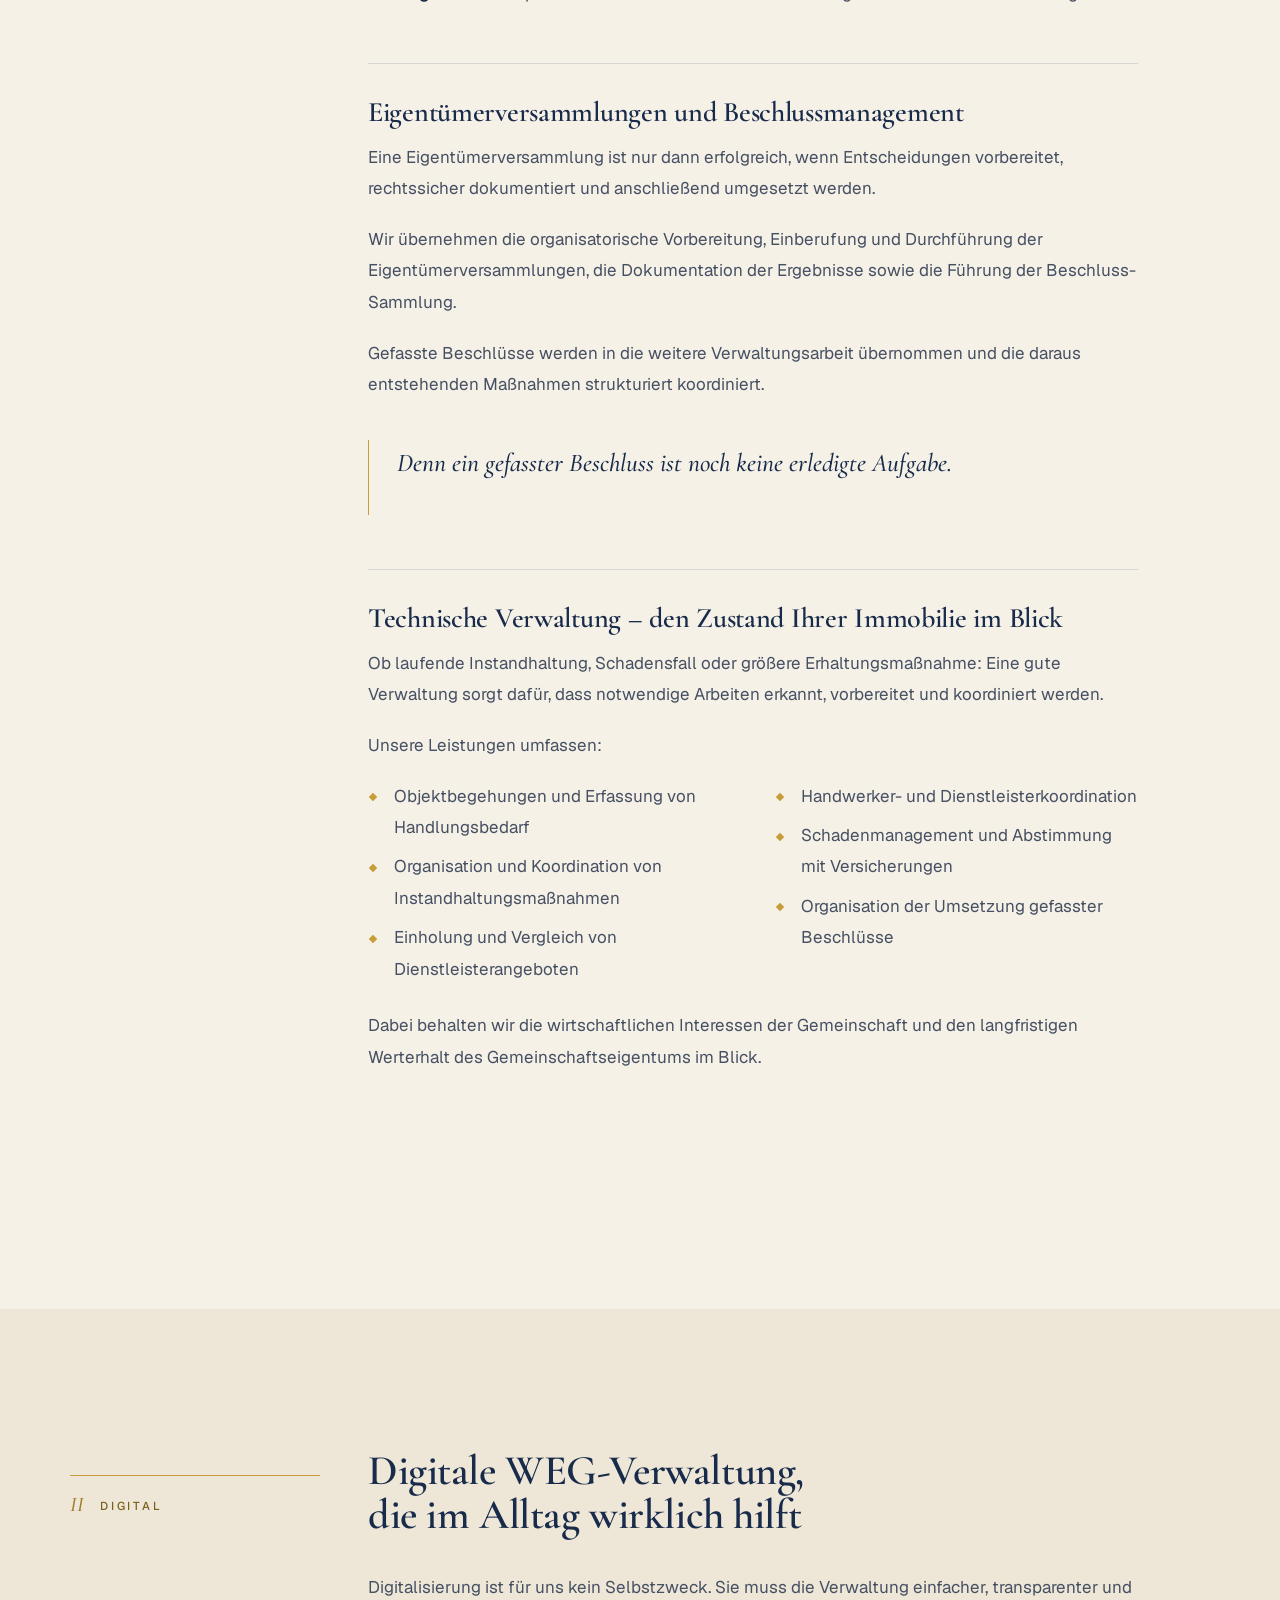
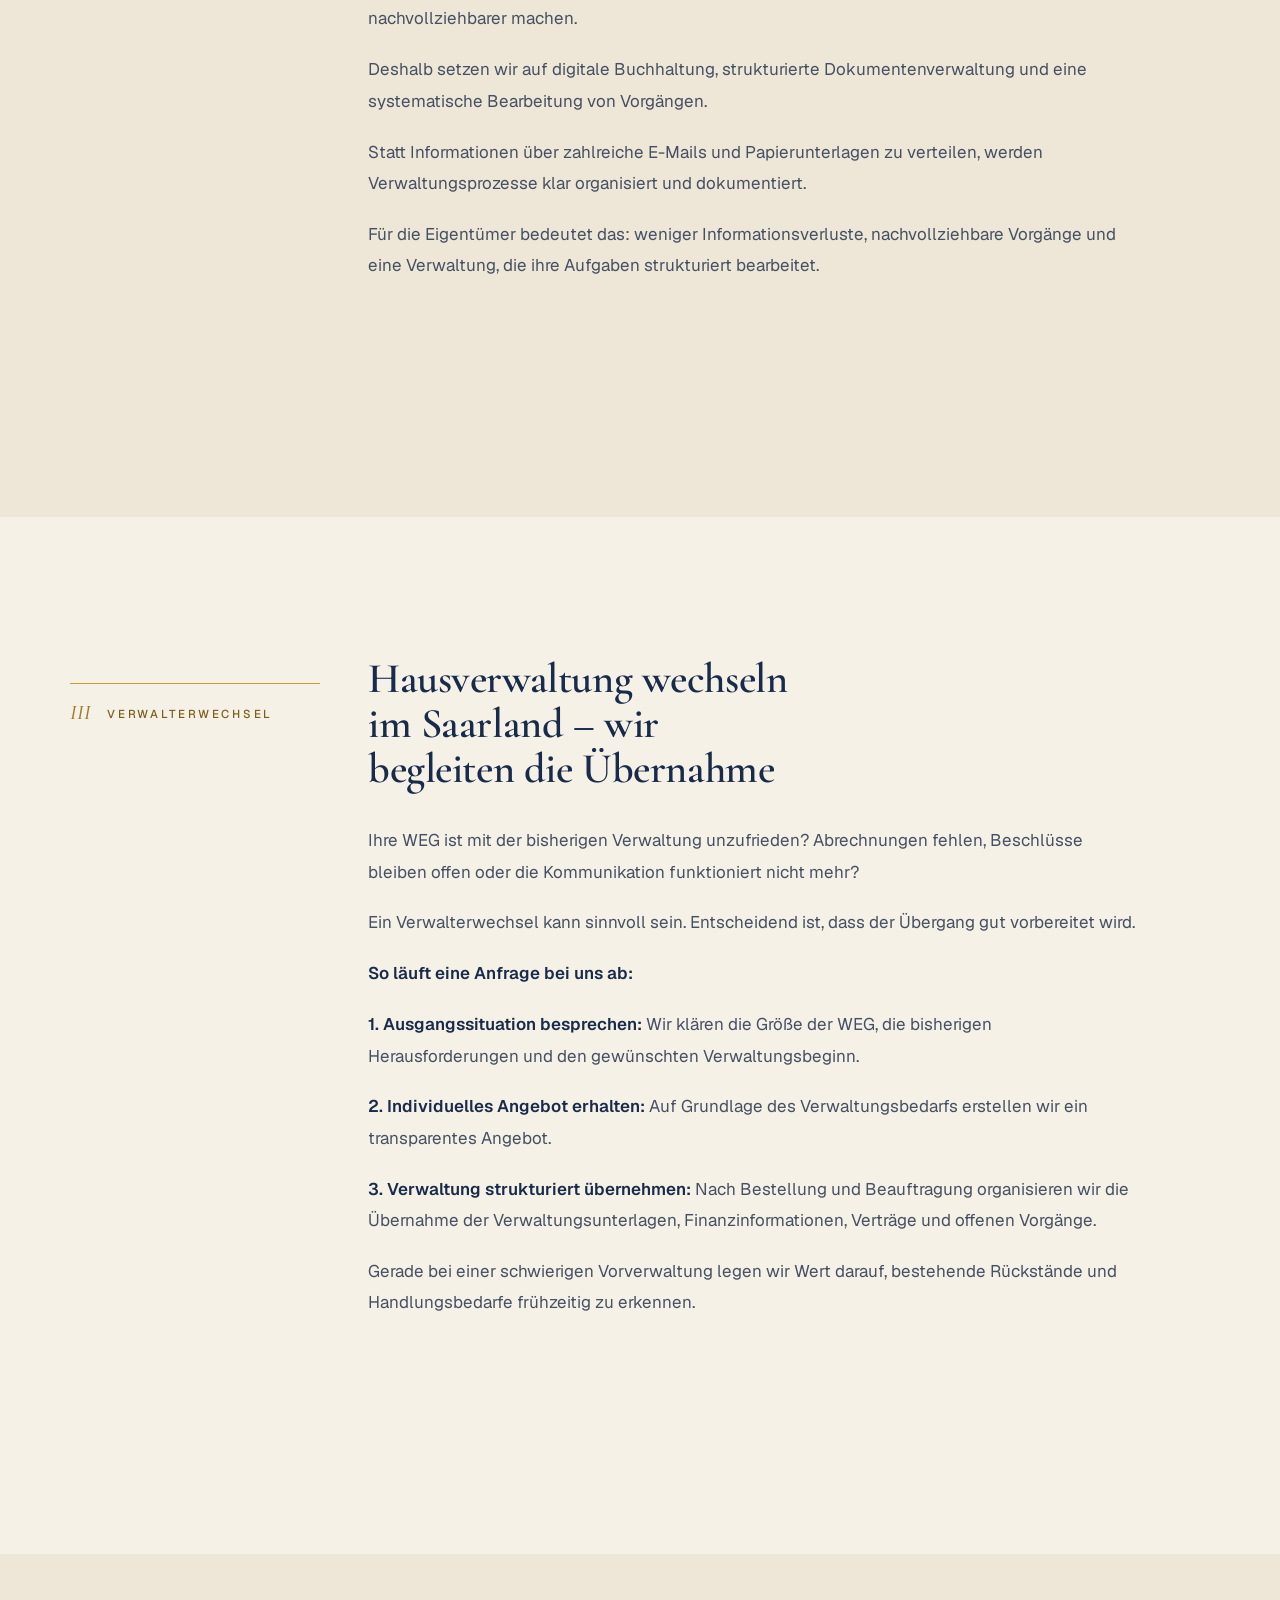
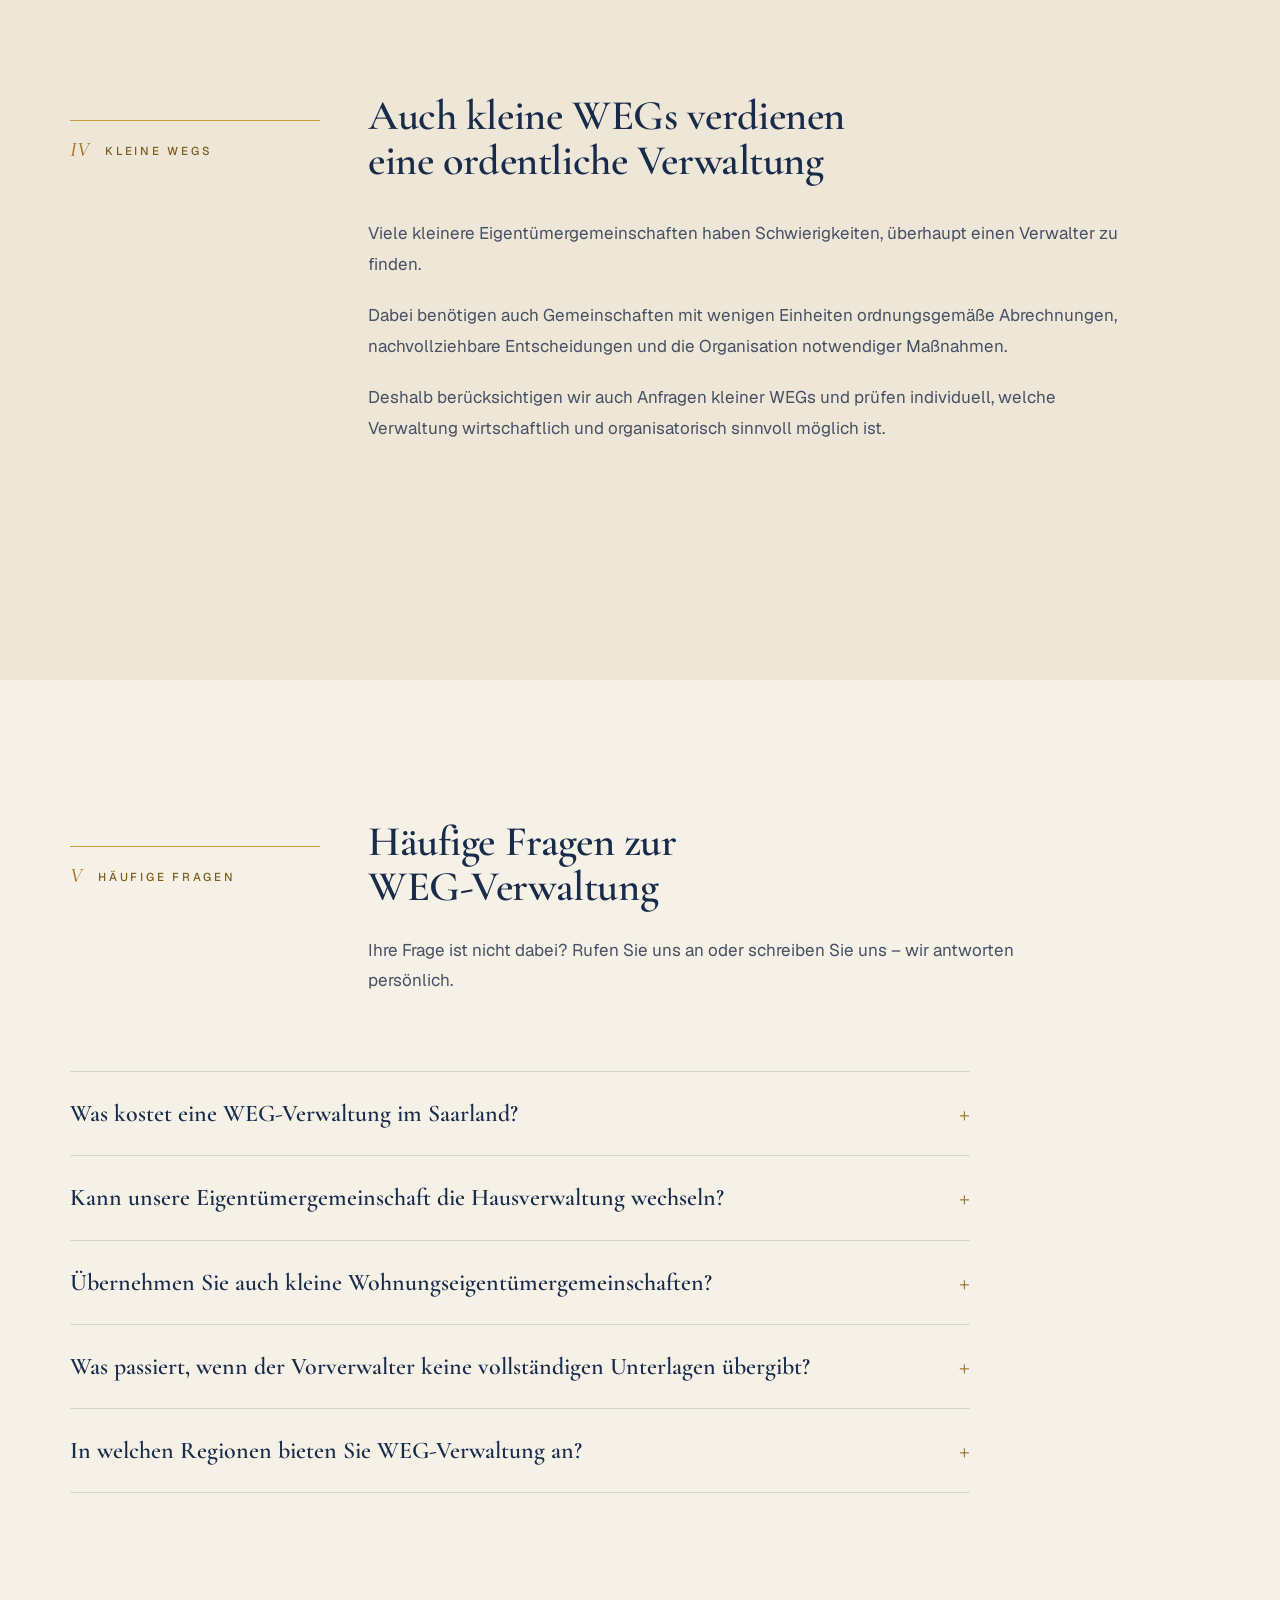
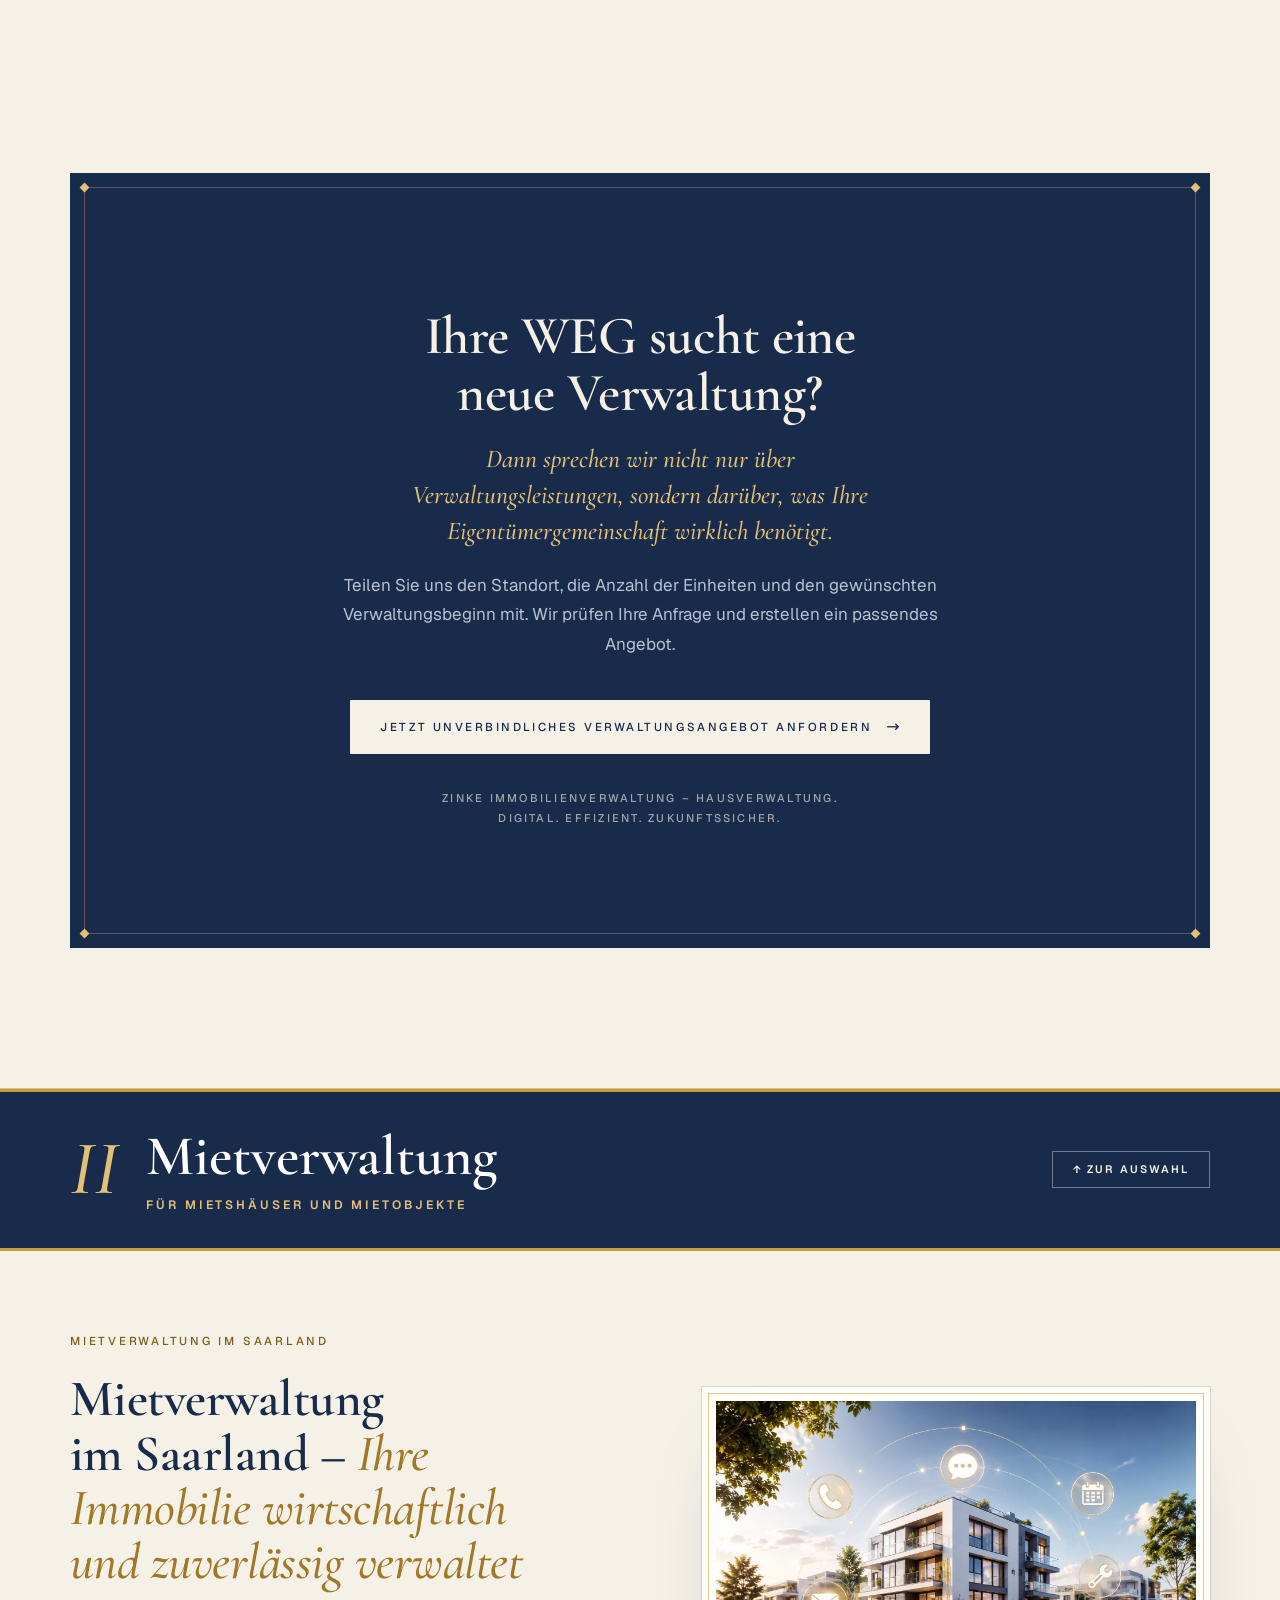
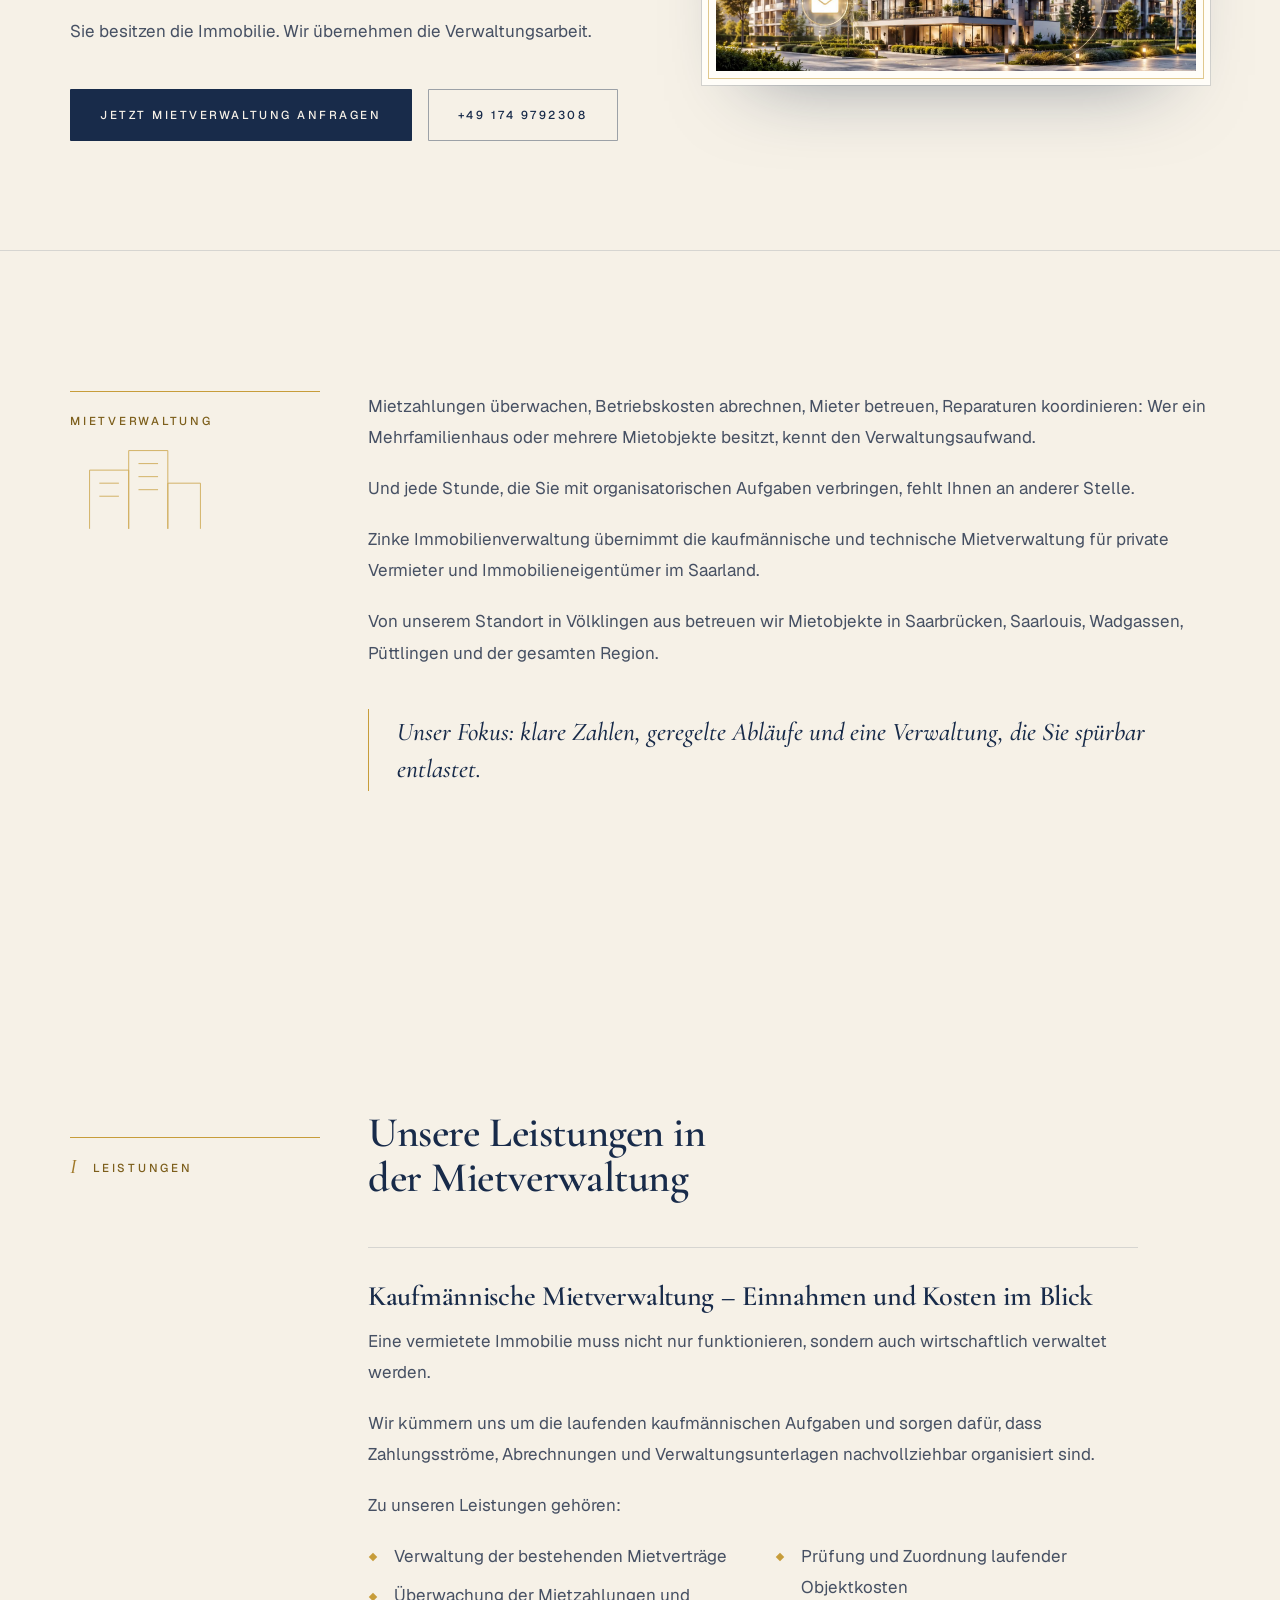
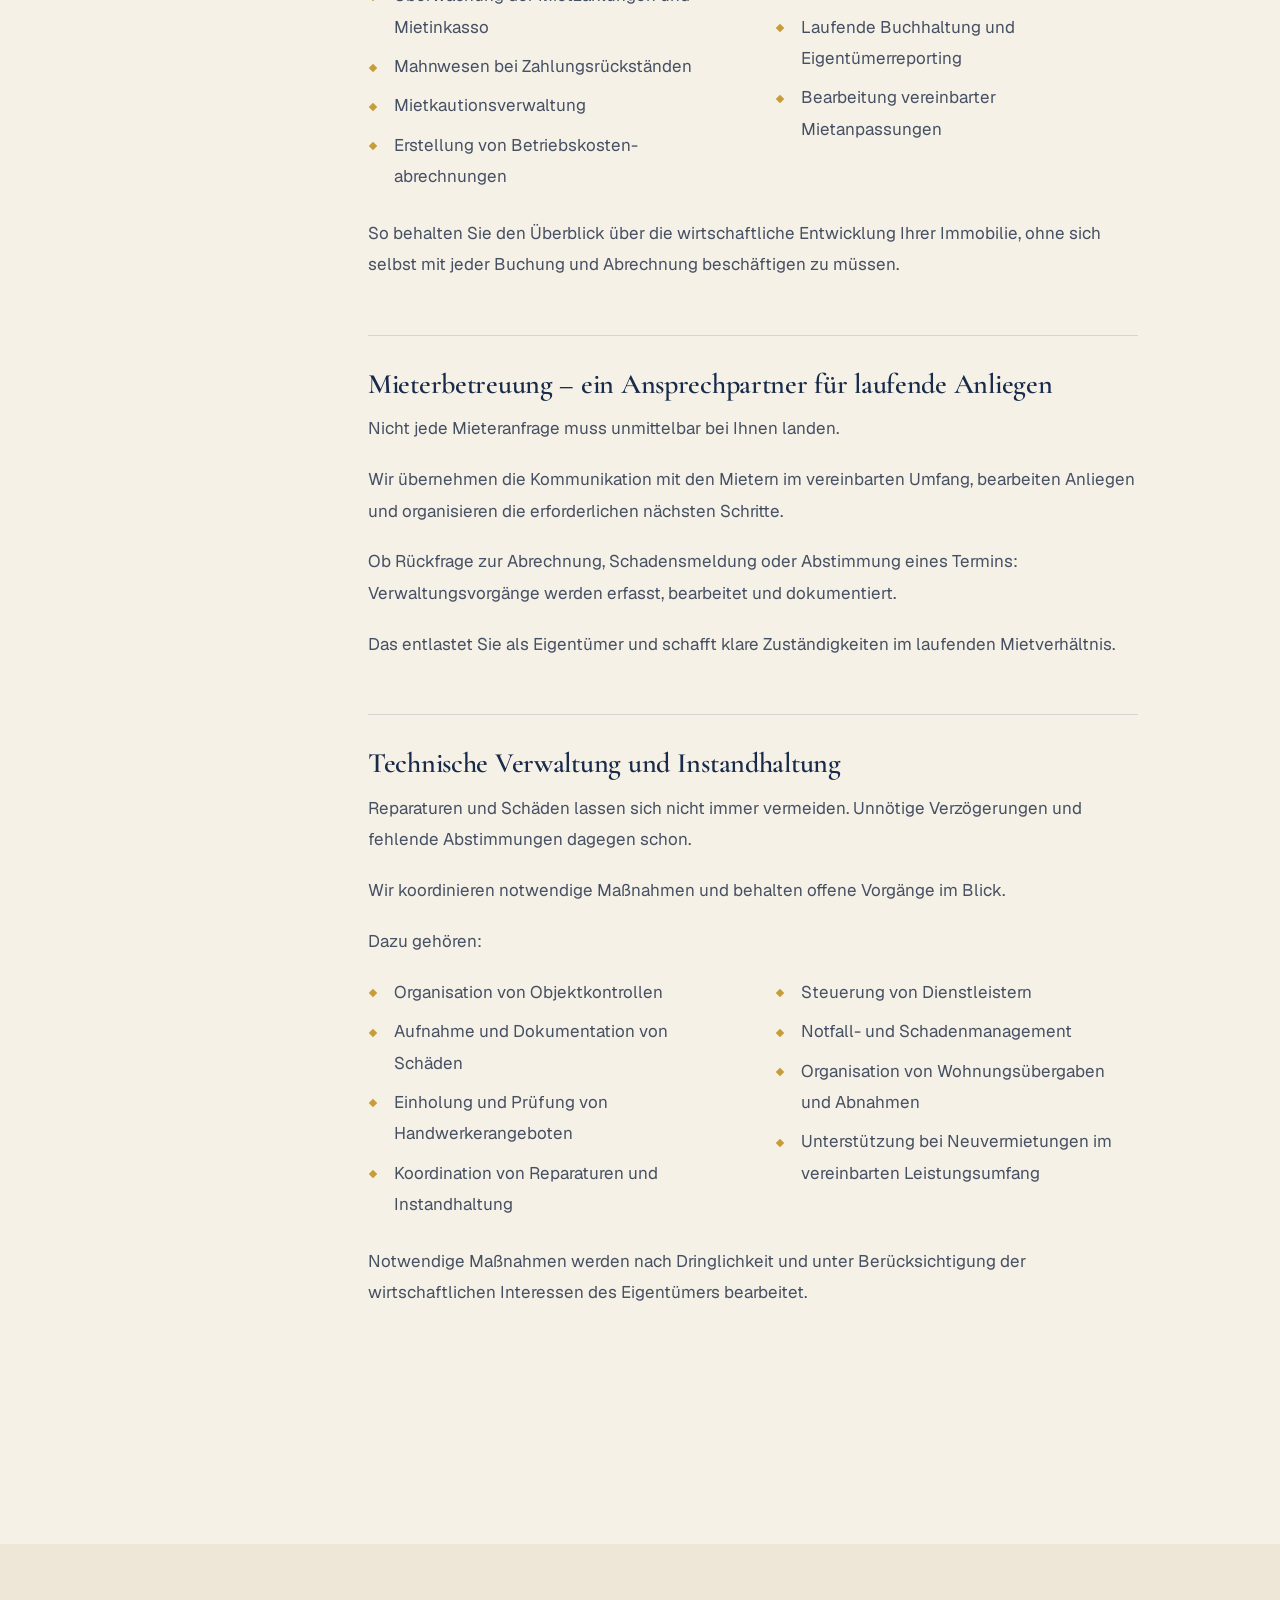
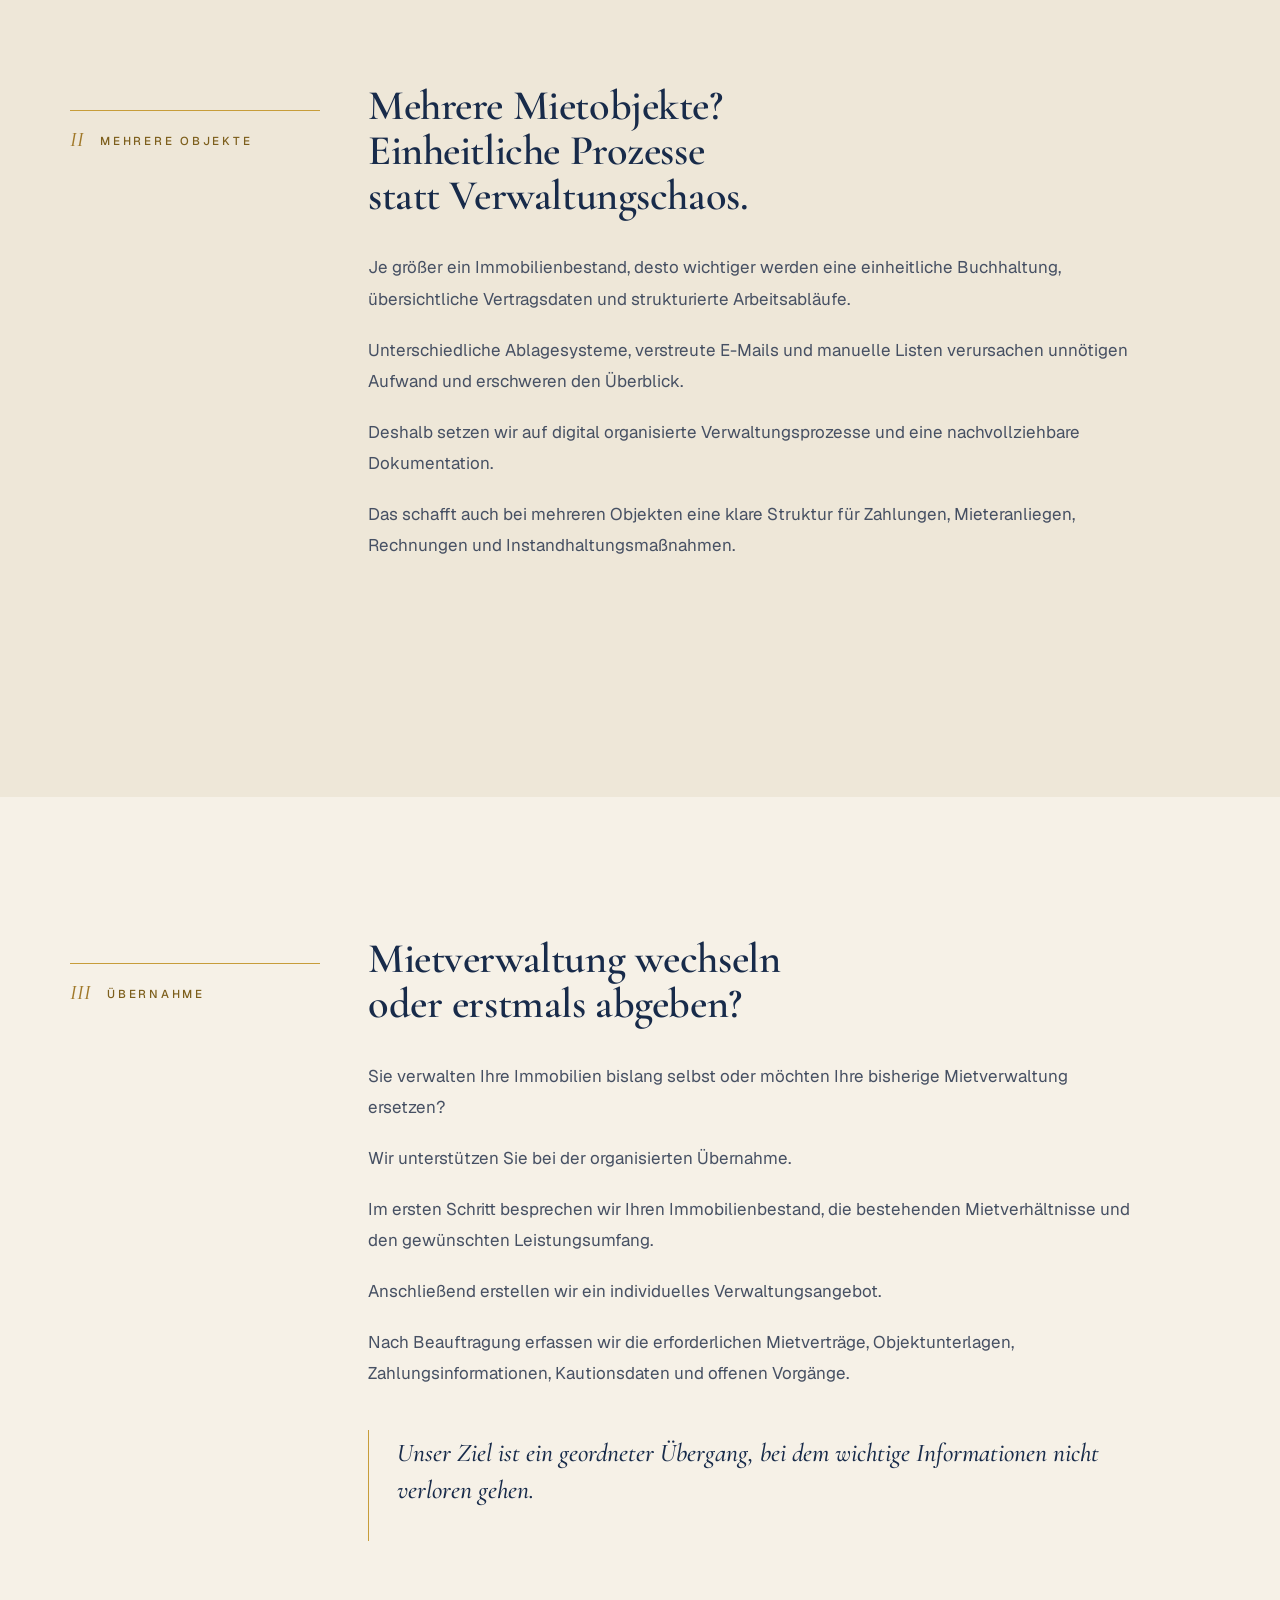
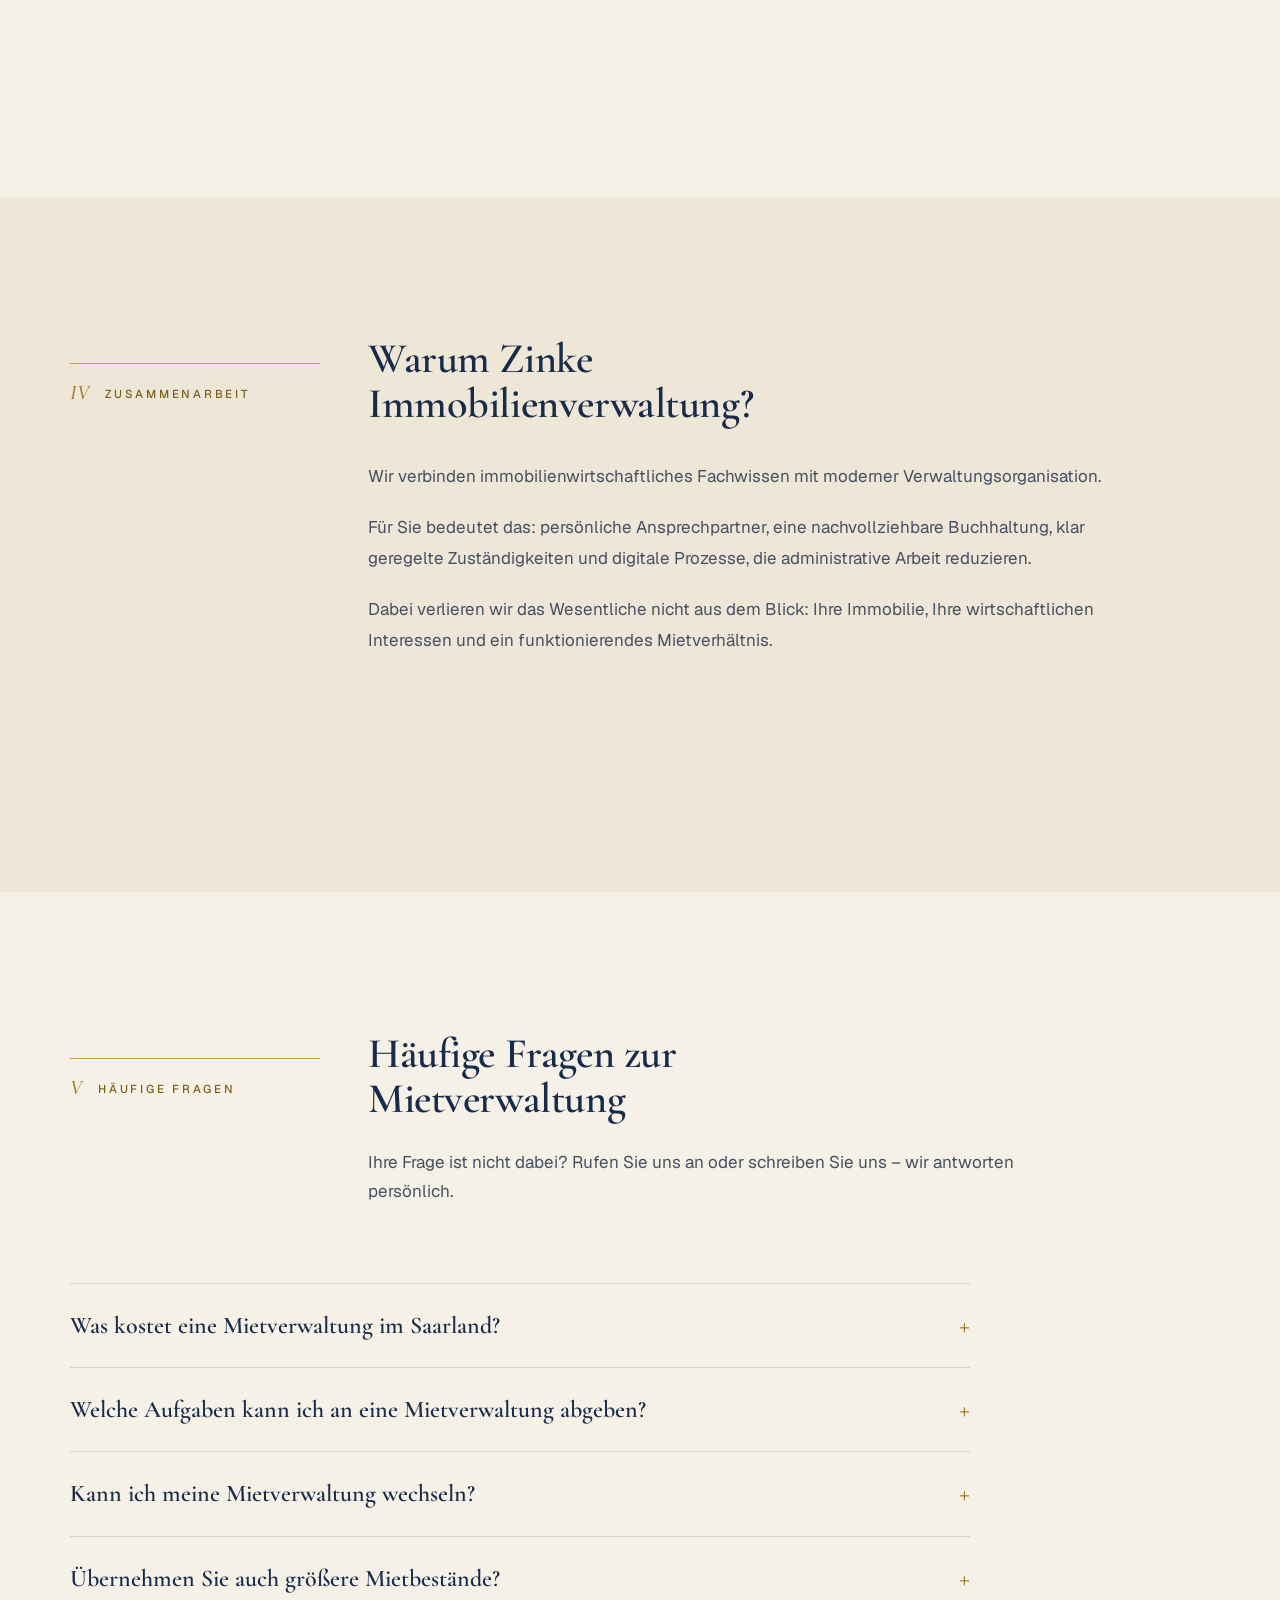
<file: leistungen.html>
<!doctype html>
<html lang="de">
<head>
<meta charset="utf-8">
<meta name="viewport" content="width=device-width, initial-scale=1">
<title>Leistungen | WEG-, Miet- &amp; Sondereigentumsverwaltung Völklingen</title>
<meta name="description" content="Alle Leistungen der Zinke Immobilienverwaltung im Saarland: WEG-Verwaltung, Mietverwaltung und Sondereigentumsverwaltung aus Völklingen im Überblick.">
<link rel="canonical" href="https://zinke-immo.de/leistungen.html">
<meta property="og:type" content="website">
<meta property="og:site_name" content="Zinke Immobilienverwaltung">
<meta property="og:locale" content="de_DE">
<meta property="og:title" content="Leistungen | WEG-, Miet- &amp; Sondereigentumsverwaltung Völklingen">
<meta property="og:description" content="Alle Leistungen der Zinke Immobilienverwaltung im Saarland: WEG-Verwaltung, Mietverwaltung und Sondereigentumsverwaltung aus Völklingen im Überblick.">
<meta property="og:url" content="https://zinke-immo.de/leistungen.html">
<meta property="og:image" content="https://zinke-immo.de/assets/img/teilen.jpg">
<meta property="og:image:width" content="1200">
<meta property="og:image:height" content="630">
<meta property="og:image:alt" content="Büro der Zinke Immobilienverwaltung in Völklingen">
<meta name="twitter:card" content="summary_large_image">
<script type="application/ld+json">{"@context":"https://schema.org","@graph":[{"@type":"RealEstateAgent","@id":"https://zinke-immo.de/#organisation","name":"Zinke Immobilienverwaltung","url":"https://zinke-immo.de/","logo":"https://zinke-immo.de/assets/img/logo.png","image":"https://zinke-immo.de/assets/img/teilen.jpg","telephone":"+49-174-9792308","email":"info@zinke-immo.de","priceRange":"Individuelles Angebot","address":{"@type":"PostalAddress","streetAddress":"Am Berg 19","postalCode":"66333","addressLocality":"Völklingen","addressRegion":"Saarland","addressCountry":"DE"},"geo":{"@type":"GeoCoordinates","latitude":49.2403326,"longitude":6.8629202},"areaServed":[{"@type":"City","name":"Völklingen"},{"@type":"City","name":"Wadgassen"},{"@type":"City","name":"Saarbrücken"},{"@type":"City","name":"Saarlouis"},{"@type":"City","name":"Püttlingen"},{"@type":"City","name":"Bous"},{"@type":"State","name":"Saarland"}],"openingHoursSpecification":{"@type":"OpeningHoursSpecification","dayOfWeek":["Monday","Tuesday","Wednesday","Thursday","Friday"],"opens":"09:00","closes":"17:00"},"founder":{"@id":"https://zinke-immo.de/ueber-uns.html#matthias-zinke"},"sameAs":["https://www.facebook.com/share/14e6Dbp4mTi/","https://www.instagram.com/zinke_immobilienverwaltung"]},{"@type":"WebSite","@id":"https://zinke-immo.de/#website","url":"https://zinke-immo.de/","name":"Zinke Immobilienverwaltung","inLanguage":"de-DE","publisher":{"@id":"https://zinke-immo.de/#organisation"}},{"@type":"WebPage","@id":"https://zinke-immo.de/leistungen.html#seite","url":"https://zinke-immo.de/leistungen.html","name":"Leistungen | WEG-, Miet- & Sondereigentumsverwaltung Völklingen","isPartOf":{"@id":"https://zinke-immo.de/#website"},"about":{"@id":"https://zinke-immo.de/#organisation"},"inLanguage":"de-DE","description":"Alle Leistungen der Zinke Immobilienverwaltung im Saarland: WEG-Verwaltung, Mietverwaltung und Sondereigentumsverwaltung aus Völklingen im Überblick.","breadcrumb":{"@id":"https://zinke-immo.de/leistungen.html#brotkrumen"}},{"@type":"BreadcrumbList","@id":"https://zinke-immo.de/leistungen.html#brotkrumen","itemListElement":[{"@type":"ListItem","position":1,"name":"Startseite","item":"https://zinke-immo.de/"},{"@type":"ListItem","position":2,"name":"Leistungen","item":"https://zinke-immo.de/leistungen.html"}]}]}</script>
<meta name="theme-color" content="#182B4A">
<link rel="icon" href="assets/img/emblem.svg" type="image/svg+xml">
<link rel="preload" href="assets/fonts/CormorantGaramond-500i.woff2" as="font" type="font/woff2" crossorigin>
<link rel="preload" href="assets/fonts/CormorantGaramond-500.woff2" as="font" type="font/woff2" crossorigin>
<link rel="stylesheet" href="assets/fonts.css">
<link rel="stylesheet" href="assets/site.css">

</head>
<body>
<a class="skip-link" href="#inhalt">Zum Inhalt springen</a>

<div class="frame" aria-hidden="true"><i class="d1"></i><i class="d2"></i><i class="d3"></i><i class="d4"></i></div>
<button class="ribbon" type="button" aria-label="Nach oben"></button>
<header class="top" id="top">
  <div class="wrap top-in">
    <a class="logo" href="index.html" aria-label="Zinke Immobilienverwaltung – Startseite"><img src="assets/img/logo.svg" alt="Zinke Immobilien Verwaltung" width="79" height="54"></a>
    <nav class="nav nav--6" aria-label="Hauptnavigation"><a class="l" href="index.html">Startseite</a><a class="l" href="ueber-uns.html">Über uns</a><a class="l" href="leistungen.html" aria-current="page">Leistungen</a><a class="l" href="partner.html">Partner</a><a class="l" href="blog/">Blog</a><a class="l" href="kontakt.html">Kontakt</a><a class="btn btn-p" href="kontakt.html#kontakt-form">Erstberatung anfragen</a><a class="btn btn-s btn-portal" href="https://portal.donexus.de/auth" target="_blank" rel="noopener" aria-label="Kundenportal (öffnet in neuem Fenster)"><svg class="ic" viewBox="0 0 24 24" fill="none" stroke="currentColor" stroke-width="1.6" aria-hidden="true"><rect x="5" y="10.5" width="14" height="10" rx="1.5"/><path d="M8 10.5V7.5a4 4 0 0 1 8 0v3M12 14.5v2"/></svg>Kundenportal</a></nav>
    <button class="menu-btn" type="button" aria-expanded="false" aria-controls="menu"><i></i>Menü</button>
  </div>
</header>
<div class="menu" id="menu" hidden role="dialog" aria-modal="true" aria-label="Menü">
  <button class="m-close" type="button">Schließen</button>
  <nav aria-label="Menü"><a class="m" href="index.html">Startseite</a><a class="m" href="ueber-uns.html">Über uns</a><a class="m" href="leistungen.html" aria-current="page">Leistungen</a><a class="m" href="partner.html">Partner</a><a class="m" href="blog/">Blog</a><a class="m" href="kontakt.html">Kontakt</a></nav>
  <p class="m-meta">Am Berg 19 · 66333 Völklingen<br><a href="tel:+491749792308">+49 174 9792308</a> · <a href="mailto:info@zinke-immo.de">info@zinke-immo.de</a></p>
  <div class="m-cta"><a class="btn btn-c" href="kontakt.html#kontakt-form">Erstberatung anfragen</a><a class="btn btn-o btn-portal" href="https://portal.donexus.de/auth" target="_blank" rel="noopener" aria-label="Kundenportal (öffnet in neuem Fenster)"><svg class="ic" viewBox="0 0 24 24" fill="none" stroke="currentColor" stroke-width="1.6" aria-hidden="true"><rect x="5" y="10.5" width="14" height="10" rx="1.5"/><path d="M8 10.5V7.5a4 4 0 0 1 8 0v3M12 14.5v2"/></svg>Kundenportal</a></div>
</div>
<main id="inhalt">
<section class="ph">
  <div class="wrap ph-in">
    <div class="ph-txt">
      <nav class="crumbs" aria-label="Brotkrumen"><a href="index.html">Startseite</a><span>/</span><span>Leistungen</span></nav>
      <p class="lab">Unsere Leistungen</p>
      <h1>Für jede Immobilie die <em class="it">passende</em> Verwaltung</h1>
      <p class="lead">Ob Eigentümergemeinschaft, Mietobjekt oder Sondereigentum in Völklingen, Wadgassen, Saarbrücken, Saarlouis, Püttlingen, Bous oder anderswo im Saarland: Wir kombinieren kaufmännische Sorgfalt mit technischer Kompetenz – digital, transparent, persönlich.</p>
      
    </div>
    <figure class="mat ph-img"><img src="assets/img/eingang-service.jpg" alt="Beleuchteter Weg zum Hauseingang einer Wohnanlage in der Dämmerung mit Service-Symbolen" width="1672" height="941" fetchpriority="high"></figure>
  </div>
</section>
<section class="ls-tabs" id="auswahl" aria-label="Verwaltungsart wählen"><div class="wrap"><p class="ls-hinweis">Wählen Sie Ihre Verwaltungsart – ein Klick führt direkt zum Text</p><div class="ls-grid"><a class="ls-tab" href="#weg"><i>I</i><b>WEG-Verwaltung</b><span>Für Eigentümergemeinschaften</span><em aria-hidden="true">↓</em></a><a class="ls-tab" href="#miete"><i>II</i><b>Mietverwaltung</b><span>Für Mietshäuser und Mietobjekte</span><em aria-hidden="true">↓</em></a><a class="ls-tab" href="#sev"><i>III</i><b>Sondereigentums&shy;verwaltung</b><span>Für vermietete Eigentumswohnungen</span><em aria-hidden="true">↓</em></a></div></div></section><nav class="ls-bar" id="ls-bar" aria-label="Zu einer Leistung springen"><div class="wrap"><span>Direkt zu:</span><a href="#weg" data-ziel="weg">WEG-Verwaltung</a><a href="#miete" data-ziel="miete">Mietverwaltung</a><a href="#sev" data-ziel="sev">Sondereigentums&shy;verwaltung</a></div></nav>
<div class="ls-sec" id="weg">
<div class="ls-band"><div class="wrap"><i>I</i><div><p class="ls-band-t">WEG-Verwaltung</p><p class="ls-band-s">Für Eigentümergemeinschaften</p></div><a href="#auswahl">↑ Zur Auswahl</a></div></div>
<section class="ph">
  <div class="wrap ph-in">
    <div class="ph-txt">
      <p class="lab">WEG-Verwaltung im Saarland</p>
      <h2 class="ls-title">WEG-Verwaltung im Saarland – <em class="it">damit Ihre Gemeinschaft gut verwaltet ist</em></h2>
      <p class="lead">Eine Eigentümergemeinschaft braucht keine Verwaltung, die Probleme nur dokumentiert. Sondern eine, die sich um Lösungen kümmert.</p>
      <div class="cta"><a class="btn btn-p" href="kontakt.html#kontakt-form">Jetzt WEG-Verwaltung anfragen</a><a class="btn btn-s" href="tel:+491749792308">+49 174 9792308</a></div>
    </div>
    <figure class="mat ph-img"><img src="assets/img/eingang-service.jpg" alt="Beleuchteter Weg zum Hauseingang einer Wohnanlage in der Dämmerung" width="1672" height="941" loading="lazy"></figure>
  </div>
</section>

<section class="sec"><div class="wrap lv"><div class="lv-side rv"><p class="lab lab-line">WEG-Verwaltung</p><svg class="line-art" viewBox="0 0 230 160" aria-hidden="true"><path d="M10 150L115 40l105 110"/><path d="M60 150V95M95 150V60M135 150V60M170 150V95"/><path d="M40 150L115 75l75 75"/></svg></div><div class="rv d1 post prose"><p>Fehlende Abrechnungen, offene Beschlüsse, ungeklärte Zuständigkeiten oder eine Verwaltung, die kaum erreichbar ist: Viele Wohnungs&shy;eigentümer kennen diese Herausforderungen.</p>
<p>Zinke Immobilien&shy;verwaltung steht für eine WEG-Verwaltung mit klaren Prozessen, nachvollziehbaren Entscheidungen und persönlicher Verantwortung.</p>
<p>Von Völklingen aus betreuen wir Wohnungs&shy;eigentümer&shy;gemeinschaften in Saarbrücken, Saarlouis, Püttlingen, Wadgassen und im gesamten Saarland.</p>
<blockquote><p>Unser Anspruch: Ordnung in den Finanzen, Struktur in der Verwaltung und Transparenz für die Eigentümer.</p></blockquote></div></div></section>

<section class="sec" id="leistungsumfang-weg"><div class="wrap"><div class="head head--t rv"><p class="lab"><span class="no">I</span>Leistungen</p><div><h2>Unsere Leistungen für Ihre Wohnungs&shy;eigentümer&shy;gemeinschaft</h2><div class="post prose"><h3>Kaufmännische Verwaltung – Finanzen, die nachvollziehbar bleiben</h3>
<p>Eine ordnungsgemäße Verwaltung beginnt mit einer zuverlässigen Buchhaltung. Eigentümer müssen verstehen können, wie die Gelder ihrer Gemeinschaft verwendet werden und welche finanziellen Verpflichtungen bestehen.</p>
<p>Wir übernehmen insbesondere:</p>
<ul><li>Erstellung von Wirtschaftsplänen und Jahres&shy;abrechnungen</li><li>Erstellung des Vermögensberichts</li><li>Verwaltung der gemeinschaftlichen Bankkonten</li><li>Überwachung der Hausgeldzahlungen und Mahnwesen</li><li>Verwaltung und Planung der Erhaltungs&shy;rücklage</li><li>Rechnungsprüfung und laufende Buchhaltung</li></ul>
<p><strong>Das Ergebnis:</strong> Transparente Finanzinformationen als Grundlage für fundierte Entscheidungen.</p><h3>Eigentümer&shy;ver&shy;sammlungen und Beschlussmanagement</h3>
<p>Eine Eigentümer&shy;ver&shy;sammlung ist nur dann erfolgreich, wenn Entscheidungen vorbereitet, rechtssicher dokumentiert und anschließend umgesetzt werden.</p>
<p>Wir übernehmen die organisatorische Vorbereitung, Einberufung und Durchführung der Eigentümer&shy;ver&shy;sammlungen, die Dokumentation der Ergebnisse sowie die Führung der Beschluss-Sammlung.</p>
<p>Gefasste Beschlüsse werden in die weitere Verwaltungsarbeit übernommen und die daraus entstehenden Maßnahmen strukturiert koordiniert.</p>
<blockquote><p>Denn ein gefasster Beschluss ist noch keine erledigte Aufgabe.</p></blockquote><h3>Technische Verwaltung – den Zustand Ihrer Immobilie im Blick</h3>
<p>Ob laufende Instandhaltung, Schadensfall oder größere Erhaltungsmaßnahme: Eine gute Verwaltung sorgt dafür, dass notwendige Arbeiten erkannt, vorbereitet und koordiniert werden.</p>
<p>Unsere Leistungen umfassen:</p>
<ul><li>Objektbegehungen und Erfassung von Handlungsbedarf</li><li>Organisation und Koordination von Instandhaltungsmaßnahmen</li><li>Einholung und Vergleich von Dienstleisterangeboten</li><li>Handwerker- und Dienstleisterkoordination</li><li>Schadenmanagement und Abstimmung mit Versicherungen</li><li>Organisation der Umsetzung gefasster Beschlüsse</li></ul>
<p>Dabei behalten wir die wirtschaftlichen Interessen der Gemeinschaft und den langfristigen Werterhalt des Gemeinschafts&shy;eigentums im Blick.</p></div></div></div></div></section>

<section class="sec alt"><div class="wrap"><div class="head head--t rv"><p class="lab"><span class="no">II</span>Digital</p><div><h2>Digitale WEG-Verwaltung, die im Alltag wirklich hilft</h2><div class="post prose"><p>Digitalisierung ist für uns kein Selbstzweck. Sie muss die Verwaltung einfacher, transparenter und nachvollziehbarer machen.</p>
<p>Deshalb setzen wir auf digitale Buchhaltung, strukturierte Dokumenten&shy;verwaltung und eine systematische Bearbeitung von Vorgängen.</p>
<p>Statt Informationen über zahlreiche E-Mails und Papier&shy;unterlagen zu verteilen, werden Verwaltungsprozesse klar organisiert und dokumentiert.</p>
<p>Für die Eigentümer bedeutet das: weniger Informationsverluste, nachvollziehbare Vorgänge und eine Verwaltung, die ihre Aufgaben strukturiert bearbeitet.</p></div></div></div></div></section>

<section class="sec"><div class="wrap"><div class="head head--t rv"><p class="lab"><span class="no">III</span>Verwalterwechsel</p><div><h2>Haus&shy;verwaltung wechseln im Saarland – wir begleiten die Übernahme</h2><div class="post prose"><p>Ihre WEG ist mit der bisherigen Verwaltung unzufrieden? Abrechnungen fehlen, Beschlüsse bleiben offen oder die Kommunikation funktioniert nicht mehr?</p>
<p>Ein Verwalterwechsel kann sinnvoll sein. Entscheidend ist, dass der Übergang gut vorbereitet wird.</p>
<p><strong>So läuft eine Anfrage bei uns ab:</strong></p>
<p><strong>1. Ausgangssituation besprechen:</strong> Wir klären die Größe der WEG, die bisherigen Herausforderungen und den gewünschten Verwaltungsbeginn.</p>
<p><strong>2. Individuelles Angebot erhalten:</strong> Auf Grundlage des Verwaltungsbedarfs erstellen wir ein transparentes Angebot.</p>
<p><strong>3. Verwaltung strukturiert übernehmen:</strong> Nach Bestellung und Beauftragung organisieren wir die Übernahme der Verwaltungs&shy;unterlagen, Finanzinformationen, Verträge und offenen Vorgänge.</p>
<p>Gerade bei einer schwierigen Vorverwaltung legen wir Wert darauf, bestehende Rückstände und Handlungsbedarfe frühzeitig zu erkennen.</p></div></div></div></div></section>

<section class="sec alt"><div class="wrap"><div class="head head--t rv"><p class="lab"><span class="no">IV</span>Kleine WEGs</p><div><h2>Auch kleine WEGs verdienen eine ordentliche Verwaltung</h2><div class="post prose"><p>Viele kleinere Eigentümer&shy;gemeinschaften haben Schwierigkeiten, überhaupt einen Verwalter zu finden.</p>
<p>Dabei benötigen auch Gemeinschaften mit wenigen Einheiten ordnungsgemäße Abrechnungen, nachvollziehbare Entscheidungen und die Organisation notwendiger Maßnahmen.</p>
<p>Deshalb berücksichtigen wir auch Anfragen kleiner WEGs und prüfen individuell, welche Verwaltung wirtschaftlich und organisatorisch sinnvoll möglich ist.</p></div></div></div></div></section>

<section class="sec" id="fragen-weg"><div class="wrap"><div class="head head--t rv"><p class="lab"><span class="no">V</span>Häufige Fragen</p><div><h2>Häufige Fragen zur WEG-Verwaltung</h2><p>Ihre Frage ist nicht dabei? Rufen Sie uns an oder schreiben Sie uns – wir antworten persönlich.</p></div></div><div class="faq rv"><details><summary>Was kostet eine WEG-Verwaltung im Saarland?</summary><div class="a"><p>Die Vergütung richtet sich nach der Anzahl der Einheiten, dem Objektzustand, dem vereinbarten Leistungsumfang und dem tatsächlichen Verwaltungs&shy;aufwand. Wir erstellen ein individuelles Angebot mit nachvollziehbarer Vergütungsstruktur.</p></div></details><details><summary>Kann unsere Eigentümergemeinschaft die Hausverwaltung wechseln?</summary><div class="a"><p>Ja. Die Eigentümer&shy;gemeinschaft kann einen neuen Verwalter bestellen. Dabei müssen die Abberufung der bisherigen Verwaltung und die bestehenden vertraglichen Vereinbarungen berücksichtigt werden.</p></div></details><details><summary>Übernehmen Sie auch kleine Wohnungseigentümergemeinschaften?</summary><div class="a"><p>Ja. Wir prüfen auch Anfragen kleiner Gemeinschaften und besprechen, welche Leistungen benötigt werden und wie sich eine wirtschaftlich sinnvolle Verwaltung gestalten lässt.</p></div></details><details><summary>Was passiert, wenn der Vorverwalter keine vollständigen Unterlagen übergibt?</summary><div class="a"><p>Wir erfassen zunächst die vorhandenen Unterlagen und identifizieren fehlende Dokumente, offene Abrechnungen und weitere Handlungsbedarfe. Auf dieser Grundlage können die nächsten Schritte zur geordneten Übernahme abgestimmt werden.</p></div></details><details><summary>In welchen Regionen bieten Sie WEG-Verwaltung an?</summary><div class="a"><p>Unser Standort befindet sich in Völklingen. Wir betreuen Eigentümer&shy;gemeinschaften im gesamten Saarland, insbesondere in Saarbrücken, Saarlouis, Püttlingen, Wadgassen, Bous und den umliegenden Gemeinden.</p></div></details></div></div></section>

<section class="final">
  <div class="wrap">
    <div class="panel panel--t rv"><i class="k k1"></i><i class="k k2"></i><i class="k k3"></i><i class="k k4"></i>
      <h2>Ihre WEG sucht eine neue Verwaltung?</h2>
      <p class="fq">Dann sprechen wir nicht nur über Verwaltungsleistungen, sondern darüber, was Ihre Eigentümer&shy;gemeinschaft wirklich benötigt.</p><p class="">Teilen Sie uns den Standort, die Anzahl der Einheiten und den gewünschten Verwaltungsbeginn mit. Wir prüfen Ihre Anfrage und erstellen ein passendes Angebot.</p>
      <div class="row"><a class="btn btn-c" href="kontakt.html#kontakt-form">Jetzt unverbindliches Verwaltungsangebot anfordern <span class="ar">→</span></a></div>
      <p class="sig">Zinke Immobilienverwaltung – Hausverwaltung. Digital. Effizient. Zukunftssicher.</p>
    </div>
  </div>
</section>
</div>

<div class="ls-sec" id="miete">
<div class="ls-band"><div class="wrap"><i>II</i><div><p class="ls-band-t">Mietverwaltung</p><p class="ls-band-s">Für Mietshäuser und Mietobjekte</p></div><a href="#auswahl">↑ Zur Auswahl</a></div></div>
<section class="ph">
  <div class="wrap ph-in">
    <div class="ph-txt">
      <p class="lab">Mietverwaltung im Saarland</p>
      <h2 class="ls-title">Miet&shy;verwaltung im Saarland – <em class="it">Ihre Immobilie wirtschaftlich und zuverlässig verwaltet</em></h2>
      <p class="lead">Sie besitzen die Immobilie. Wir übernehmen die Verwaltungsarbeit.</p>
      <div class="cta"><a class="btn btn-p" href="kontakt.html#kontakt-form">Jetzt Mietverwaltung anfragen</a><a class="btn btn-s" href="tel:+491749792308">+49 174 9792308</a></div>
    </div>
    <figure class="mat ph-img"><img src="assets/img/ueber-uns-hero.jpg" alt="Modernes Wohngebäude mit Symbolen für Telefon, Nachricht, Termin, E-Mail und Handwerk" width="1672" height="941" loading="lazy"></figure>
  </div>
</section>

<section class="sec"><div class="wrap lv"><div class="lv-side rv"><p class="lab lab-line">Mietverwaltung</p><svg class="line-art" viewBox="0 0 230 160" aria-hidden="true"><path d="M30 150V60h60v90M90 150V30h60v120M150 150V80h50v70"/><path d="M45 80h30M45 100h30M105 50h30M105 70h30M105 90h30"/></svg></div><div class="rv d1 post prose"><p>Mietzahlungen überwachen, Betriebs&shy;kosten abrechnen, Mieter betreuen, Reparaturen koordinieren: Wer ein Mehrfamilienhaus oder mehrere Mietobjekte besitzt, kennt den Verwaltungs&shy;aufwand.</p>
<p>Und jede Stunde, die Sie mit organisatorischen Aufgaben verbringen, fehlt Ihnen an anderer Stelle.</p>
<p>Zinke Immobilien&shy;verwaltung übernimmt die kaufmännische und technische Miet&shy;verwaltung für private Vermieter und Immobilien&shy;eigentümer im Saarland.</p>
<p>Von unserem Standort in Völklingen aus betreuen wir Mietobjekte in Saarbrücken, Saarlouis, Wadgassen, Püttlingen und der gesamten Region.</p>
<blockquote><p>Unser Fokus: klare Zahlen, geregelte Abläufe und eine Verwaltung, die Sie spürbar entlastet.</p></blockquote></div></div></section>

<section class="sec" id="leistungsumfang-miete"><div class="wrap"><div class="head head--t rv"><p class="lab"><span class="no">I</span>Leistungen</p><div><h2>Unsere Leistungen in der Miet&shy;verwaltung</h2><div class="post prose"><h3>Kaufmännische Miet&shy;verwaltung – Einnahmen und Kosten im Blick</h3>
<p>Eine vermietete Immobilie muss nicht nur funktionieren, sondern auch wirtschaftlich verwaltet werden.</p>
<p>Wir kümmern uns um die laufenden kaufmännischen Aufgaben und sorgen dafür, dass Zahlungsströme, Abrechnungen und Verwaltungs&shy;unterlagen nachvollziehbar organisiert sind.</p>
<p>Zu unseren Leistungen gehören:</p>
<ul><li>Verwaltung der bestehenden Mietverträge</li><li>Überwachung der Mietzahlungen und Mietinkasso</li><li>Mahnwesen bei Zahlungsrückständen</li><li>Mietkautions&shy;verwaltung</li><li>Erstellung von Betriebs&shy;kosten&shy;abrechnungen</li><li>Prüfung und Zuordnung laufender Objektkosten</li><li>Laufende Buchhaltung und Eigentümerreporting</li><li>Bearbeitung vereinbarter Mietanpassungen</li></ul>
<p>So behalten Sie den Überblick über die wirtschaftliche Entwicklung Ihrer Immobilie, ohne sich selbst mit jeder Buchung und Abrechnung beschäftigen zu müssen.</p><h3>Mieterbetreuung – ein Ansprechpartner für laufende Anliegen</h3>
<p>Nicht jede Mieteranfrage muss unmittelbar bei Ihnen landen.</p>
<p>Wir übernehmen die Kommunikation mit den Mietern im vereinbarten Umfang, bearbeiten Anliegen und organisieren die erforderlichen nächsten Schritte.</p>
<p>Ob Rückfrage zur Abrechnung, Schadensmeldung oder Abstimmung eines Termins: Verwaltungsvorgänge werden erfasst, bearbeitet und dokumentiert.</p>
<p>Das entlastet Sie als Eigentümer und schafft klare Zuständigkeiten im laufenden Mietverhältnis.</p><h3>Technische Verwaltung und Instandhaltung</h3>
<p>Reparaturen und Schäden lassen sich nicht immer vermeiden. Unnötige Verzögerungen und fehlende Abstimmungen dagegen schon.</p>
<p>Wir koordinieren notwendige Maßnahmen und behalten offene Vorgänge im Blick.</p>
<p>Dazu gehören:</p>
<ul><li>Organisation von Objektkontrollen</li><li>Aufnahme und Dokumentation von Schäden</li><li>Einholung und Prüfung von Handwerkerangeboten</li><li>Koordination von Reparaturen und Instandhaltung</li><li>Steuerung von Dienstleistern</li><li>Notfall- und Schadenmanagement</li><li>Organisation von Wohnungs&shy;übergaben und Abnahmen</li><li>Unterstützung bei Neuvermietungen im vereinbarten Leistungsumfang</li></ul>
<p>Notwendige Maßnahmen werden nach Dringlichkeit und unter Berücksichtigung der wirtschaftlichen Interessen des Eigentümers bearbeitet.</p></div></div></div></div></section>

<section class="sec alt"><div class="wrap"><div class="head head--t rv"><p class="lab"><span class="no">II</span>Mehrere Objekte</p><div><h2>Mehrere Mietobjekte? Einheitliche Prozesse statt Verwaltungschaos.</h2><div class="post prose"><p>Je größer ein Immobilienbestand, desto wichtiger werden eine einheitliche Buchhaltung, übersichtliche Vertragsdaten und strukturierte Arbeitsabläufe.</p>
<p>Unterschiedliche Ablagesysteme, verstreute E-Mails und manuelle Listen verursachen unnötigen Aufwand und erschweren den Überblick.</p>
<p>Deshalb setzen wir auf digital organisierte Verwaltungsprozesse und eine nachvollziehbare Dokumentation.</p>
<p>Das schafft auch bei mehreren Objekten eine klare Struktur für Zahlungen, Mieteranliegen, Rechnungen und Instandhaltungsmaßnahmen.</p></div></div></div></div></section>

<section class="sec"><div class="wrap"><div class="head head--t rv"><p class="lab"><span class="no">III</span>Übernahme</p><div><h2>Miet&shy;verwaltung wechseln oder erstmals abgeben?</h2><div class="post prose"><p>Sie verwalten Ihre Immobilien bislang selbst oder möchten Ihre bisherige Miet&shy;verwaltung ersetzen?</p>
<p>Wir unterstützen Sie bei der organisierten Übernahme.</p>
<p>Im ersten Schritt besprechen wir Ihren Immobilienbestand, die bestehenden Mietverhältnisse und den gewünschten Leistungsumfang.</p>
<p>Anschließend erstellen wir ein individuelles Verwaltungsangebot.</p>
<p>Nach Beauftragung erfassen wir die erforderlichen Mietverträge, Objekt&shy;unterlagen, Zahlungsinformationen, Kautionsdaten und offenen Vorgänge.</p>
<blockquote><p>Unser Ziel ist ein geordneter Übergang, bei dem wichtige Informationen nicht verloren gehen.</p></blockquote></div></div></div></div></section>

<section class="sec alt"><div class="wrap"><div class="head head--t rv"><p class="lab"><span class="no">IV</span>Zusammenarbeit</p><div><h2>Warum Zinke Immobilien&shy;verwaltung?</h2><div class="post prose"><p>Wir verbinden immobilienwirtschaftliches Fachwissen mit moderner Verwaltungsorganisation.</p>
<p>Für Sie bedeutet das: persönliche Ansprechpartner, eine nachvollziehbare Buchhaltung, klar geregelte Zuständigkeiten und digitale Prozesse, die administrative Arbeit reduzieren.</p>
<p>Dabei verlieren wir das Wesentliche nicht aus dem Blick: Ihre Immobilie, Ihre wirtschaftlichen Interessen und ein funktionierendes Mietverhältnis.</p></div></div></div></div></section>

<section class="sec" id="fragen-miete"><div class="wrap"><div class="head head--t rv"><p class="lab"><span class="no">V</span>Häufige Fragen</p><div><h2>Häufige Fragen zur Miet&shy;verwaltung</h2><p>Ihre Frage ist nicht dabei? Rufen Sie uns an oder schreiben Sie uns – wir antworten persönlich.</p></div></div><div class="faq rv"><details><summary>Was kostet eine Mietverwaltung im Saarland?</summary><div class="a"><p>Die Vergütung richtet sich nach der Anzahl der Mietwohnungen, dem Verwaltungs&shy;aufwand und dem vereinbarten Leistungsumfang. Nach einer kurzen Bestandsaufnahme erhalten Sie ein individuelles Angebot.</p></div></details><details><summary>Welche Aufgaben kann ich an eine Mietverwaltung abgeben?</summary><div class="a"><p>Typische Aufgaben sind Mietinkasso, Betriebs&shy;kosten&shy;abrechnung, Mieterkommunikation, Verwaltung von Verträgen und Kautionen sowie die Organisation von Reparaturen. Der genaue Leistungsumfang wird im Verwaltungs&shy;vertrag festgelegt.</p></div></details><details><summary>Kann ich meine Mietverwaltung wechseln?</summary><div class="a"><p>Ja. Nach Beendigung des bisherigen Verwaltungs&shy;vertrags kann eine neue Verwaltung beauftragt werden. Wir unterstützen Sie bei der organisatorischen Übernahme der Mietverhältnisse, Unterlagen und laufenden Vorgänge.</p></div></details><details><summary>Übernehmen Sie auch größere Mietbestände?</summary><div class="a"><p>Ja. Wir bearbeiten auch Anfragen für mehrere Mehrfamilienhäuser beziehungsweise größere Mietbestände und stimmen den Verwaltungsumfang auf die Anforderungen des Eigentümers ab.</p></div></details><details><summary>Kann ich meine Immobilie verwalten lassen, wenn ich nicht im Saarland wohne?</summary><div class="a"><p>Ja. Entscheidend ist, dass sich die Immobilie in unserem Tätigkeitsgebiet befindet. Gerade für auswärtige Eigentümer kann eine regional ansässige Miet&shy;verwaltung eine erhebliche Entlastung darstellen.</p></div></details></div></div></section>

<section class="final">
  <div class="wrap">
    <div class="panel panel--t rv"><i class="k k1"></i><i class="k k2"></i><i class="k k3"></i><i class="k k4"></i>
      <h2>Weniger Verwaltungs&shy;aufwand. Mehr Zeit für das Wesentliche.</h2>
      <p class="fq">Sie suchen eine Miet&shy;verwaltung, die nicht nur Aufgaben übernimmt, sondern Ihre Immobilie wirtschaftlich und strukturiert betreut?</p><p class="">Teilen Sie uns den Standort, die Anzahl der Mietwohnungen und Ihren gewünschten Verwaltungsbeginn mit.</p><p class="">Wir besprechen Ihre Anforderungen und erstellen ein individuelles Angebot.</p>
      <div class="row"><a class="btn btn-c" href="kontakt.html#kontakt-form">Jetzt unverbindliches Angebot zur Mietverwaltung anfordern <span class="ar">→</span></a></div>
      <p class="sig">Zinke Immobilienverwaltung – Hausverwaltung. Digital. Effizient. Zukunftssicher.</p>
    </div>
  </div>
</section>
</div>

<div class="ls-sec" id="sev">
<div class="ls-band"><div class="wrap"><i>III</i><div><p class="ls-band-t">Sondereigentums&shy;verwaltung</p><p class="ls-band-s">Für vermietete Eigentumswohnungen</p></div><a href="#auswahl">↑ Zur Auswahl</a></div></div>
<section class="ph">
  <div class="wrap ph-in">
    <div class="ph-txt">
      <p class="lab">Sondereigentumsverwaltung im Saarland</p>
      <h2 class="ls-title">Sonder&shy;eigentums&shy;verwaltung im Saarland – <em class="it">Ihre Eigentums&shy;wohnung in guten Händen</em></h2>
      <p class="lead">Ihre Eigentumswohnung ist vermietet. Aber wer kümmert sich eigentlich um den Mieter?</p>
      <div class="cta"><a class="btn btn-p" href="kontakt.html#kontakt-form">Jetzt Sondereigentumsverwaltung anfragen</a><a class="btn btn-s" href="tel:+491749792308">+49 174 9792308</a></div>
    </div>
    <figure class="mat ph-img"><img src="assets/img/team-beratung.jpg" alt="Beratungsgespräch mit Eigentümern bei Zinke Immobilienverwaltung" width="1200" height="675" loading="lazy"></figure>
  </div>
</section>

<section class="sec"><div class="wrap lv"><div class="lv-side rv"><p class="lab lab-line">Sondereigentumsverwaltung</p><svg class="line-art" viewBox="0 0 230 160" aria-hidden="true"><path d="M20 150L115 60l95 90"/><path d="M60 150v-50h110v50"/><path d="M100 150v-30h30v30"/><circle cx="115" cy="90" r="9"/></svg></div><div class="rv d1 post prose"><p>Die WEG-Verwaltung betreut das Gemeinschafts&shy;eigentum. Die laufende Verwaltung Ihres Mietverhältnisses gehört jedoch nicht automatisch zu ihren Aufgaben.</p>
<p>Mietzahlungen, Betriebs&shy;kosten&shy;abrechnungen, Reparaturen innerhalb der Wohnung und Mieteranfragen bleiben daher häufig an Ihnen als Eigentümer hängen.</p>
<p>Genau hier setzt unsere Sonder&shy;eigentums&shy;verwaltung (SEV) an.</p>
<p>Zinke Immobilien&shy;verwaltung übernimmt die Betreuung vermieteter Eigentums&shy;wohnungen in Völklingen, Saarbrücken, Saarlouis und im gesamten Saarland.</p>
<blockquote><p>Sie bleiben Eigentümer. Wir kümmern uns um die vereinbarte Verwaltungsarbeit.</p></blockquote></div></div></section>

<section class="sec"><div class="wrap"><div class="head head--t rv"><p class="lab"><span class="no">I</span>Grundlagen</p><div><h2>Was ist eine Sonder&shy;eigentums&shy;verwaltung?</h2><div class="post prose"><p>Die Sonder&shy;eigentums&shy;verwaltung bezeichnet die individuelle Verwaltung einer Eigentums&shy;wohnung im Auftrag des jeweiligen Wohnungs&shy;eigentümers.</p>
<p>Während die WEG-Verwaltung für die Verwaltung des Gemeinschafts&shy;eigentums zuständig ist, übernimmt die SEV insbesondere die Betreuung des Mietverhältnisses und die Organisation wohnungsbezogener Verwaltungsaufgaben.</p>
<p>Sie ist damit eine sinnvolle Ergänzung zur bestehenden WEG-Verwaltung – insbesondere für Kapitalanleger und Eigentümer, die ihre Wohnung nicht selbst verwalten möchten.</p></div></div></div></div></section>

<section class="sec alt" id="leistungsumfang-sev"><div class="wrap"><div class="head head--t rv"><p class="lab"><span class="no">II</span>Leistungen</p><div><h2>Unsere Leistungen in der Sonder&shy;eigentums&shy;verwaltung</h2><div class="post prose"><h3>Kaufmännische SEV – Ihr Mietverhältnis professionell organisiert</h3>
<p>Wir übernehmen die laufenden kaufmännischen Aufgaben rund um Ihre vermietete Eigentums&shy;wohnung.</p>
<p>Dazu gehören:</p>
<ul><li>Verwaltung des bestehenden Mietvertrags</li><li>Überwachung der monatlichen Mietzahlungen</li><li>Mietinkasso und Mahnwesen</li><li>Verwaltung der Mietkaution</li><li>Erstellung der Betriebs&shy;kosten&shy;abrechnung für den Mieter</li><li>Prüfung und Zuordnung wohnungsbezogener Kosten</li><li>Nachvollziehbare Eigentümerauswertungen</li><li>Organisation und Dokumentation laufender Mietangelegenheiten</li></ul>
<p>Dabei berücksichtigen wir die Besonderheit vermieteter Eigentums&shy;wohnungen: Nicht jede Position aus der WEG-Jahres&shy;abrechnung kann automatisch auf den Mieter umgelegt werden.</p>
<p>Eine saubere Zuordnung der Kosten ist deshalb besonders wichtig.</p><h3>Mieterbetreuung und Reparaturmanagement</h3>
<p>Auch bei einer einzelnen Wohnung können zahlreiche Verwaltungsvorgänge entstehen.</p>
<p>Wir übernehmen die laufende Kommunikation mit dem Mieter, bearbeiten Anliegen und koordinieren notwendige Maßnahmen im vereinbarten Umfang.</p>
<p>Hierzu gehören:</p>
<ul><li>Bearbeitung von Mieteranfragen</li><li>Aufnahme und Dokumentation von Schäden</li><li>Koordination von Handwerkern und Reparaturen</li><li>Abstimmung notwendiger Maßnahmen mit dem Eigentümer</li><li>Organisation von Wohnungs&shy;übergaben und Abnahmen</li><li>Unterstützung bei Mieterwechseln</li><li>Schadenmanagement und Abstimmung mit weiteren Beteiligten</li></ul>
<p>So müssen Sie sich nicht persönlich um jede organisatorische Angelegenheit kümmern.</p></div></div></div></div></section>

<section class="sec"><div class="wrap"><div class="head head--t rv"><p class="lab"><span class="no">III</span>Schnittstelle zur WEG</p><div><h2>Die Schnittstelle zur WEG-Verwaltung</h2><div class="post prose"><p>Ein wesentlicher Bestandteil der Sonder&shy;eigentums&shy;verwaltung ist die Abstimmung mit der zuständigen WEG-Verwaltung.</p>
<p>Denn nicht jeder Schaden und nicht jede Maßnahme betrifft ausschließlich Ihre Wohnung.</p>
<p>Bei Vorgängen mit Bezug zum Gemeinschafts&shy;eigentum stimmen wir die erforderlichen Schritte mit der zuständigen Gemeinschafts&shy;verwaltung ab.</p>
<p>Auch bei Abrechnungen ist eine klare Trennung wichtig: Die Jahres&shy;abrechnung der Wohnungs&shy;eigentümer&shy;gemeinschaft ist nicht mit der Betriebs&shy;kosten&shy;abrechnung für Ihren Mieter gleichzusetzen.</p>
<p>Wir achten deshalb auf nachvollziehbare Zuständigkeiten, eine strukturierte Kommunikation und die korrekte Zuordnung der Verwaltungsvorgänge.</p></div></div></div></div></section>

<section class="sec alt"><div class="wrap"><div class="head head--t rv"><p class="lab"><span class="no">IV</span>Eigentümer und Anleger</p><div><h2>Besonders sinnvoll für auswärtige Eigentümer und Kapitalanleger</h2><div class="post prose"><p>Sie besitzen eine vermietete Eigentums&shy;wohnung im Saarland, wohnen aber selbst mehrere Hundert Kilometer entfernt?</p>
<p>Oder Sie haben mehrere Eigentums&shy;wohnungen erworben und möchten den laufenden Verwaltungs&shy;aufwand abgeben?</p>
<p>Mit einer professionellen Sonder&shy;eigentums&shy;verwaltung müssen Sie nicht für jede Reparatur, Mieteranfrage oder organisatorische Angelegenheit selbst vor Ort sein.</p>
<p>Wir übernehmen die vereinbarten Verwaltungsaufgaben und organisieren die relevanten Informationen digital.</p>
<p>Damit behalten Sie den Überblick über Ihre Kapitalanlage, ohne sich täglich mit deren Verwaltung beschäftigen zu müssen.</p></div></div></div></div></section>

<section class="sec"><div class="wrap"><div class="head head--t rv"><p class="lab"><span class="no">V</span>Zusammenarbeit</p><div><h2>Warum Zinke Immobilien&shy;verwaltung?</h2><div class="post prose"><p>Unsere Sonder&shy;eigentums&shy;verwaltung verbindet die persönliche Betreuung vor Ort mit einer strukturierten, digitalen Organisation.</p>
<p>Wir sorgen für klare Kommunikationswege zwischen Eigentümer, Mieter und WEG-Verwaltung, nachvollziehbare Abrechnungsprozesse und eine geordnete Bearbeitung laufender Vorgänge.</p>
<p>Dabei orientieren wir uns an Ihrem tatsächlichen Verwaltungsbedarf – ob für eine einzelne Eigentums&shy;wohnung oder mehrere vermietete Einheiten.</p></div></div></div></div></section>

<section class="sec alt" id="fragen-sev"><div class="wrap"><div class="head head--t rv"><p class="lab"><span class="no">VI</span>Häufige Fragen</p><div><h2>Häufige Fragen zur Sonder&shy;eigentums&shy;verwaltung</h2><p>Ihre Frage ist nicht dabei? Rufen Sie uns an oder schreiben Sie uns – wir antworten persönlich.</p></div></div><div class="faq rv"><details><summary>Was kostet eine Sondereigentumsverwaltung im Saarland?</summary><div class="a"><p>Die Kosten hängen von der Anzahl der Wohnungen, dem vereinbarten Leistungsumfang und dem Verwaltungs&shy;aufwand ab. Wir erstellen auf Grundlage Ihrer Immobilie ein individuelles Angebot.</p></div></details><details><summary>Benötige ich eine SEV, obwohl es bereits eine WEG-Verwaltung gibt?</summary><div class="a"><p>Nicht zwingend. Die WEG-Verwaltung betreut jedoch nicht automatisch Ihr privates Mietverhältnis. Wenn Sie Mietinkasso, Mieterkommunikation und weitere Aufgaben abgeben möchten, ist eine SEV sinnvoll.</p></div></details><details><summary>Was ist der Unterschied zwischen WEG-Verwaltung und SEV?</summary><div class="a"><p>Die WEG-Verwaltung betreut das Gemeinschafts&shy;eigentum und die Angelegenheiten der Eigentümer&shy;gemeinschaft. Die SEV übernimmt im Auftrag eines einzelnen Eigentümers insbesondere die Verwaltung seiner vermieteten Wohnung und des zugehörigen Mietverhältnisses.</p></div></details><details><summary>Übernehmen Sie auch eine einzelne vermietete Eigentumswohnung?</summary><div class="a"><p>Ja. Auch Eigentümer einzelner Wohnungen können bei uns eine Anfrage stellen. Wir prüfen individuell, welcher Verwaltungsumfang erforderlich und wirtschaftlich sinnvoll ist.</p></div></details><details><summary>Muss ich für die Verwaltung meiner Wohnung vor Ort sein?</summary><div class="a"><p>Nein. Viele Verwaltungsaufgaben lassen sich durch eine regionale Verwaltung und digitale Kommunikation organisieren. Bei Entscheidungen, die Ihre Zustimmung erfordern, stimmen wir uns entsprechend mit Ihnen ab.</p></div></details></div></div></section>

<section class="final">
  <div class="wrap">
    <div class="panel panel--t rv"><i class="k k1"></i><i class="k k2"></i><i class="k k3"></i><i class="k k4"></i>
      <h2>Ihre Eigentums&shy;wohnung soll sich lohnen – nicht zusätzliche Arbeit verursachen.</h2>
      <p class="fq">Geben Sie die laufende Verwaltung in professionelle Hände und konzentrieren Sie sich auf das Wesentliche.</p><p class="">Ob einzelne vermietete Eigentums&shy;wohnung oder mehrere Kapitalanlagen: Wir besprechen Ihre Anforderungen und erstellen ein passendes Verwaltungsangebot.</p>
      <div class="row"><a class="btn btn-c" href="kontakt.html#kontakt-form">Jetzt unverbindliche SEV-Anfrage stellen <span class="ar">→</span></a></div>
      <p class="sig">Zinke Immobilienverwaltung – Hausverwaltung. Digital. Effizient. Zukunftssicher.</p>
    </div>
  </div>
</section>
</div>
<section class="sec alt">
  <div class="wrap kontakt">
    <div class="rv">
      <p class="lab lab-line">Direkt erreichen</p>
      <h2>Sprechen Sie <em class="it">persönlich</em> mit uns</h2>
      <p>Wir nehmen uns Zeit für Ihr Anliegen und melden uns zeitnah zurück.</p>
      <div class="card-v"><dl>
        <div><dt>Telefon</dt><dd><a href="tel:+491749792308">+49 174 9792308</a></dd></div>
        <div><dt>E-Mail</dt><dd><a href="mailto:info@zinke-immo.de">info@zinke-immo.de</a></dd></div>
        <div><dt>Erreichbarkeit</dt><dd>Mo–Fr, 9:00–17:00 Uhr</dd></div>
        <div><dt>Standort</dt><dd>Am Berg 19, 66333 Völklingen</dd></div>
      </dl></div>
    </div>
    <div class="rv d1">
      <p class="lab lab-line">Zurück zur Auswahl</p>
      <ul class="mehr"><li><a href="#auswahl">WEG-, Miet- oder Sondereigentumsverwaltung wählen <span class="ar">↑</span></a><p>Zur Auswahl am Seitenanfang.</p></li></ul>
    </div>
  </div>
</section>
</main>
<footer class="foot-w">
  <div class="wrap foot">
    <div class="f-brand">
      <img class="f-logo" src="assets/img/logo-hell.svg" alt="Zinke Immobilien Verwaltung" width="200" height="138" loading="lazy">
      <p>Hausverwaltung. Digital. Effizient. Zukunftssicher. Persönliche Betreuung für WEG-, Miet- und Sondereigentumsverwaltung in Völklingen, Wadgassen, Saarbrücken, Saarlouis, Püttlingen, Bous und im gesamten Saarland.</p>
      <div class="social"><a href="https://www.facebook.com/share/14e6Dbp4mTi/" target="_blank" rel="noopener" aria-label="Facebook"><svg viewBox="0 0 24 24" fill="currentColor" aria-hidden="true"><path d="M13 22v-9h3l1-4h-4V7c0-1.1.4-2 2-2h2V1.2C16.6 1 15.3 1 14.2 1 11.2 1 9 2.9 9 6.4V9H6v4h3v9h4z"/></svg></a><a href="https://www.instagram.com/zinke_immobilienverwaltung?igsh=eHhsZ20zb2loZHpu" target="_blank" rel="noopener" aria-label="Instagram"><svg viewBox="0 0 24 24" fill="none" stroke="currentColor" stroke-width="1.8" aria-hidden="true"><rect x="3" y="3" width="18" height="18" rx="5"/><circle cx="12" cy="12" r="4"/><circle cx="17.5" cy="6.5" r="1" fill="currentColor"/></svg></a></div>
    </div>
    <div><h4>Navigation</h4><ul><li><a href="index.html">Startseite</a></li><li><a href="ueber-uns.html">Über uns</a></li><li><a href="leistungen.html">Leistungen</a></li><li><a href="partner.html">Partner</a></li><li><a href="blog/">Blog</a></li><li><a href="kontakt.html">Kontakt</a></li></ul></div>
    <div><h4>Leistungen</h4><ul><li><a href="weg-verwaltung-saarland.html">WEG-Verwaltung</a></li><li><a href="mietverwaltung-saarland.html">Mietverwaltung</a></li><li><a href="sondereigentumsverwaltung-saarland.html">Sondereigentumsverwaltung</a></li></ul></div>
    <div><h4>Kontakt</h4>
      <p class="addr">Am Berg 19<br>66333 Völklingen<br><a href="tel:+491749792308">+49 174 9792308</a><br><a href="mailto:info@zinke-immo.de">info@zinke-immo.de</a><br>Mo–Fr, 9:00–17:00 Uhr</p>
      <ul><li><a href="kontakt.html#kontakt-form">Kontaktformular</a></li><li><a href="datenschutz.html">Datenschutzerklärung</a></li><li><a href="impressum.html">Impressum</a></li></ul></div>
  </div>
  <div class="wrap f-bar"><span>© 2026 Zinke Immobilienverwaltung. Alle Rechte vorbehalten.</span><span><a href="impressum.html">Impressum</a> · <a href="datenschutz.html">Datenschutz</a></span></div>
</footer>
<div class="cookie" id="cookie-banner" hidden role="region" aria-label="Cookie-Hinweis">
  <p>Wir verwenden Cookies, um unsere Website nutzerfreundlich zu gestalten. Mehr dazu in unserer <a href="datenschutz.html">Datenschutzerklärung</a>.</p>
  <div class="row"><button class="btn btn-s" type="button" data-action="declined">Ablehnen</button><button class="btn btn-p" type="button" data-action="accepted">Akzeptieren</button></div>
</div>

<script src="assets/site.js" defer></script>
</body>
</html>
</file>
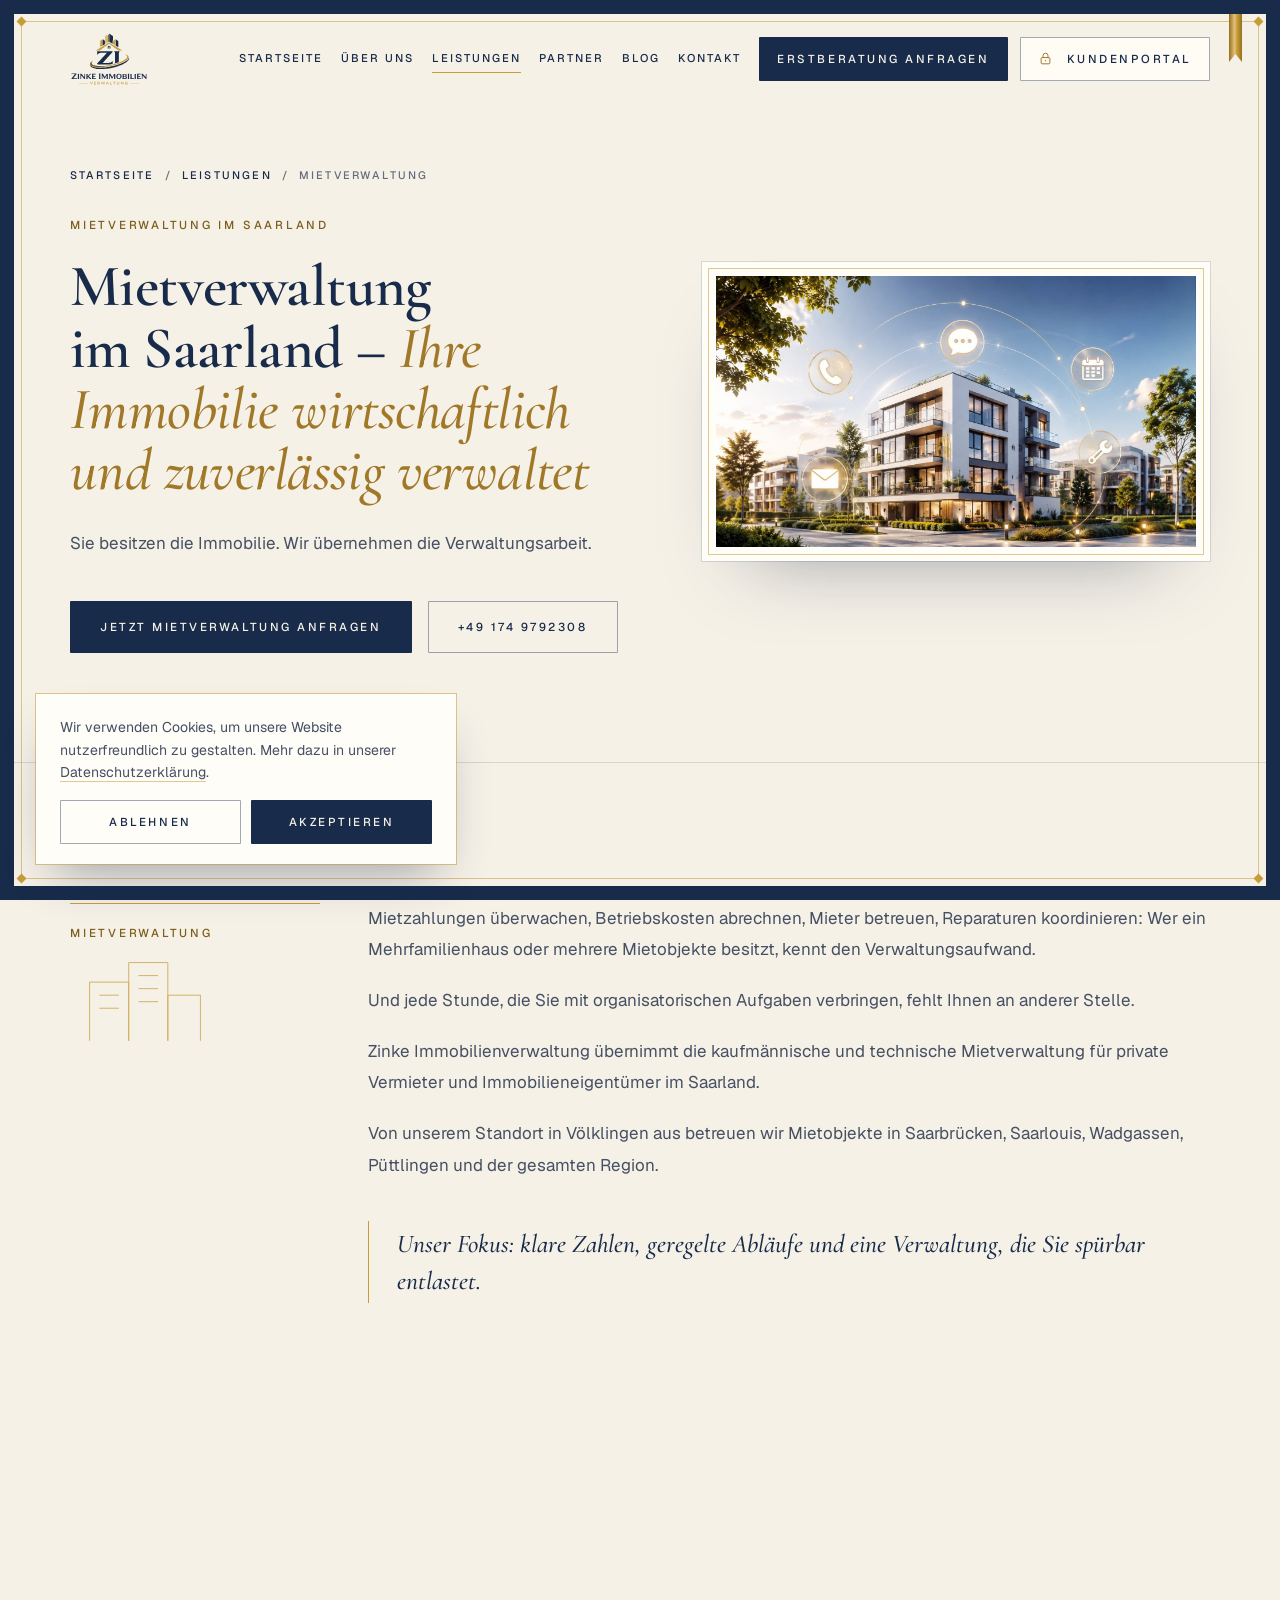
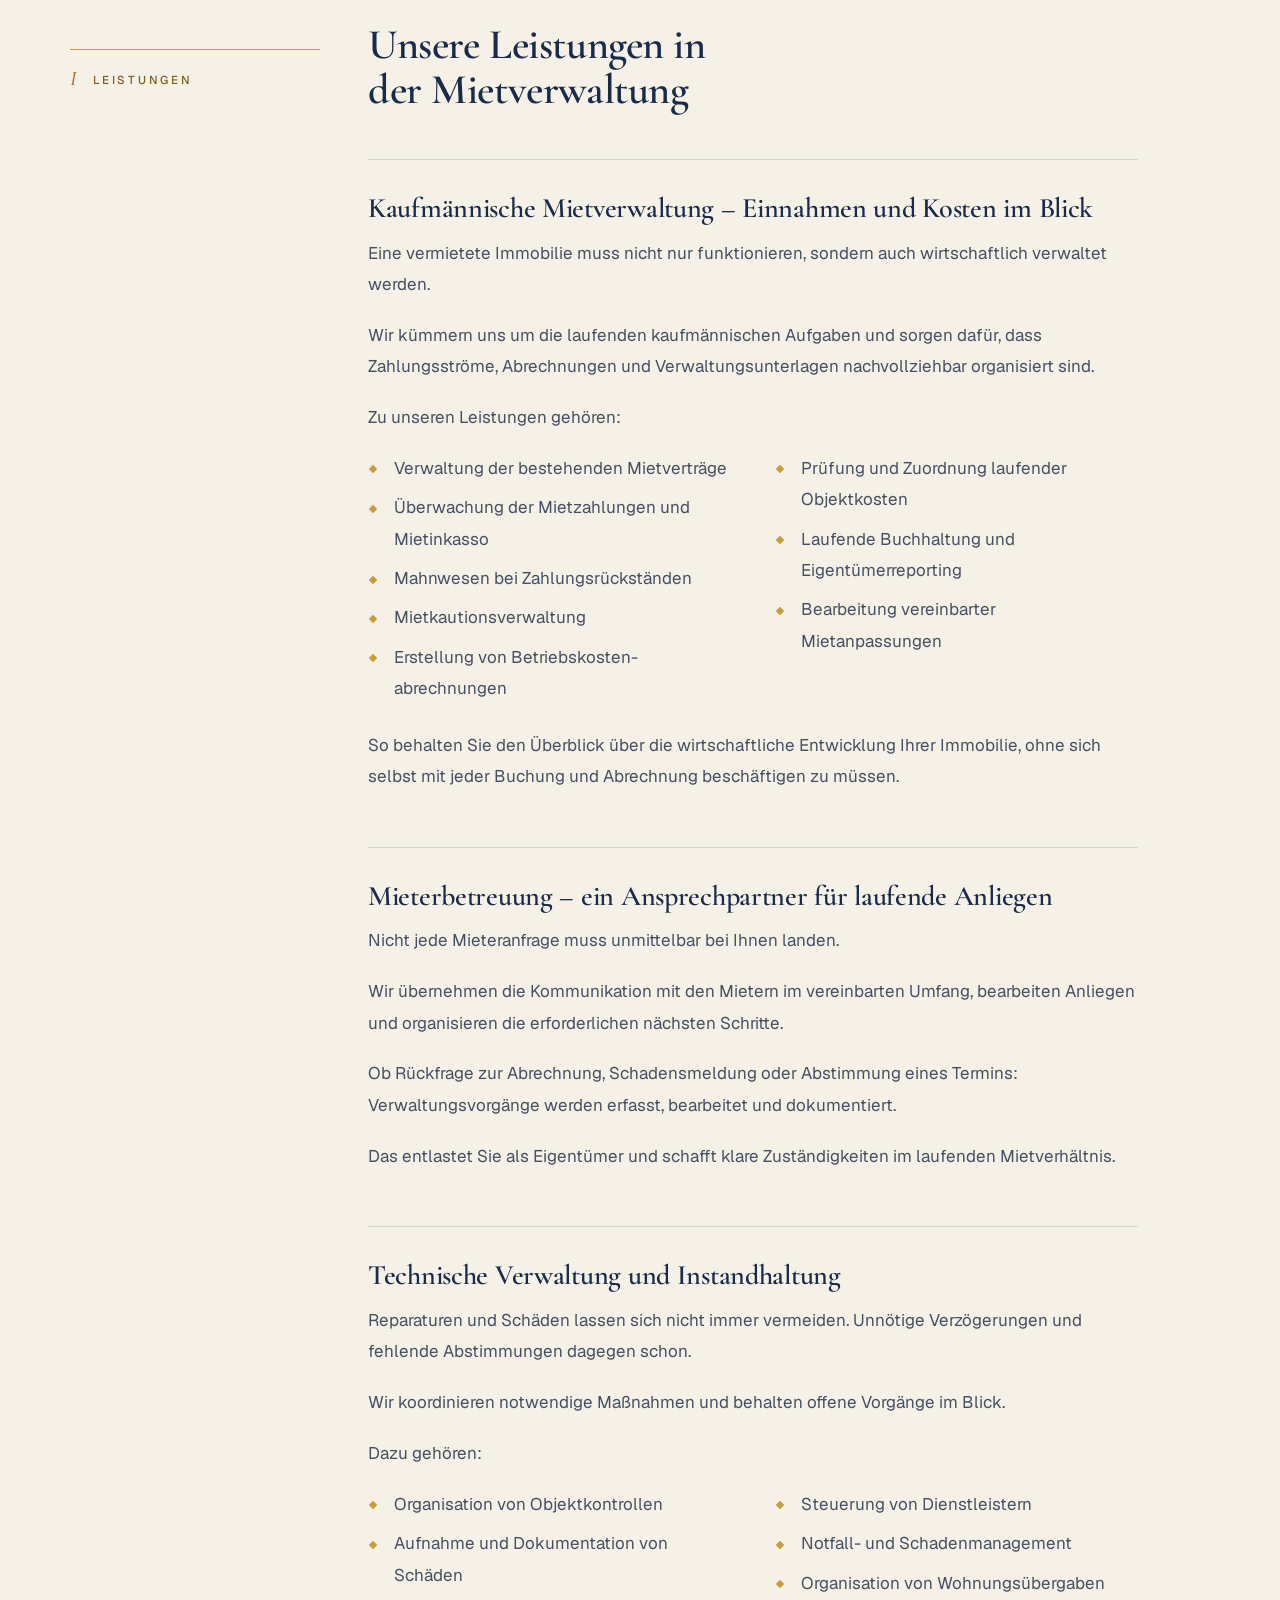
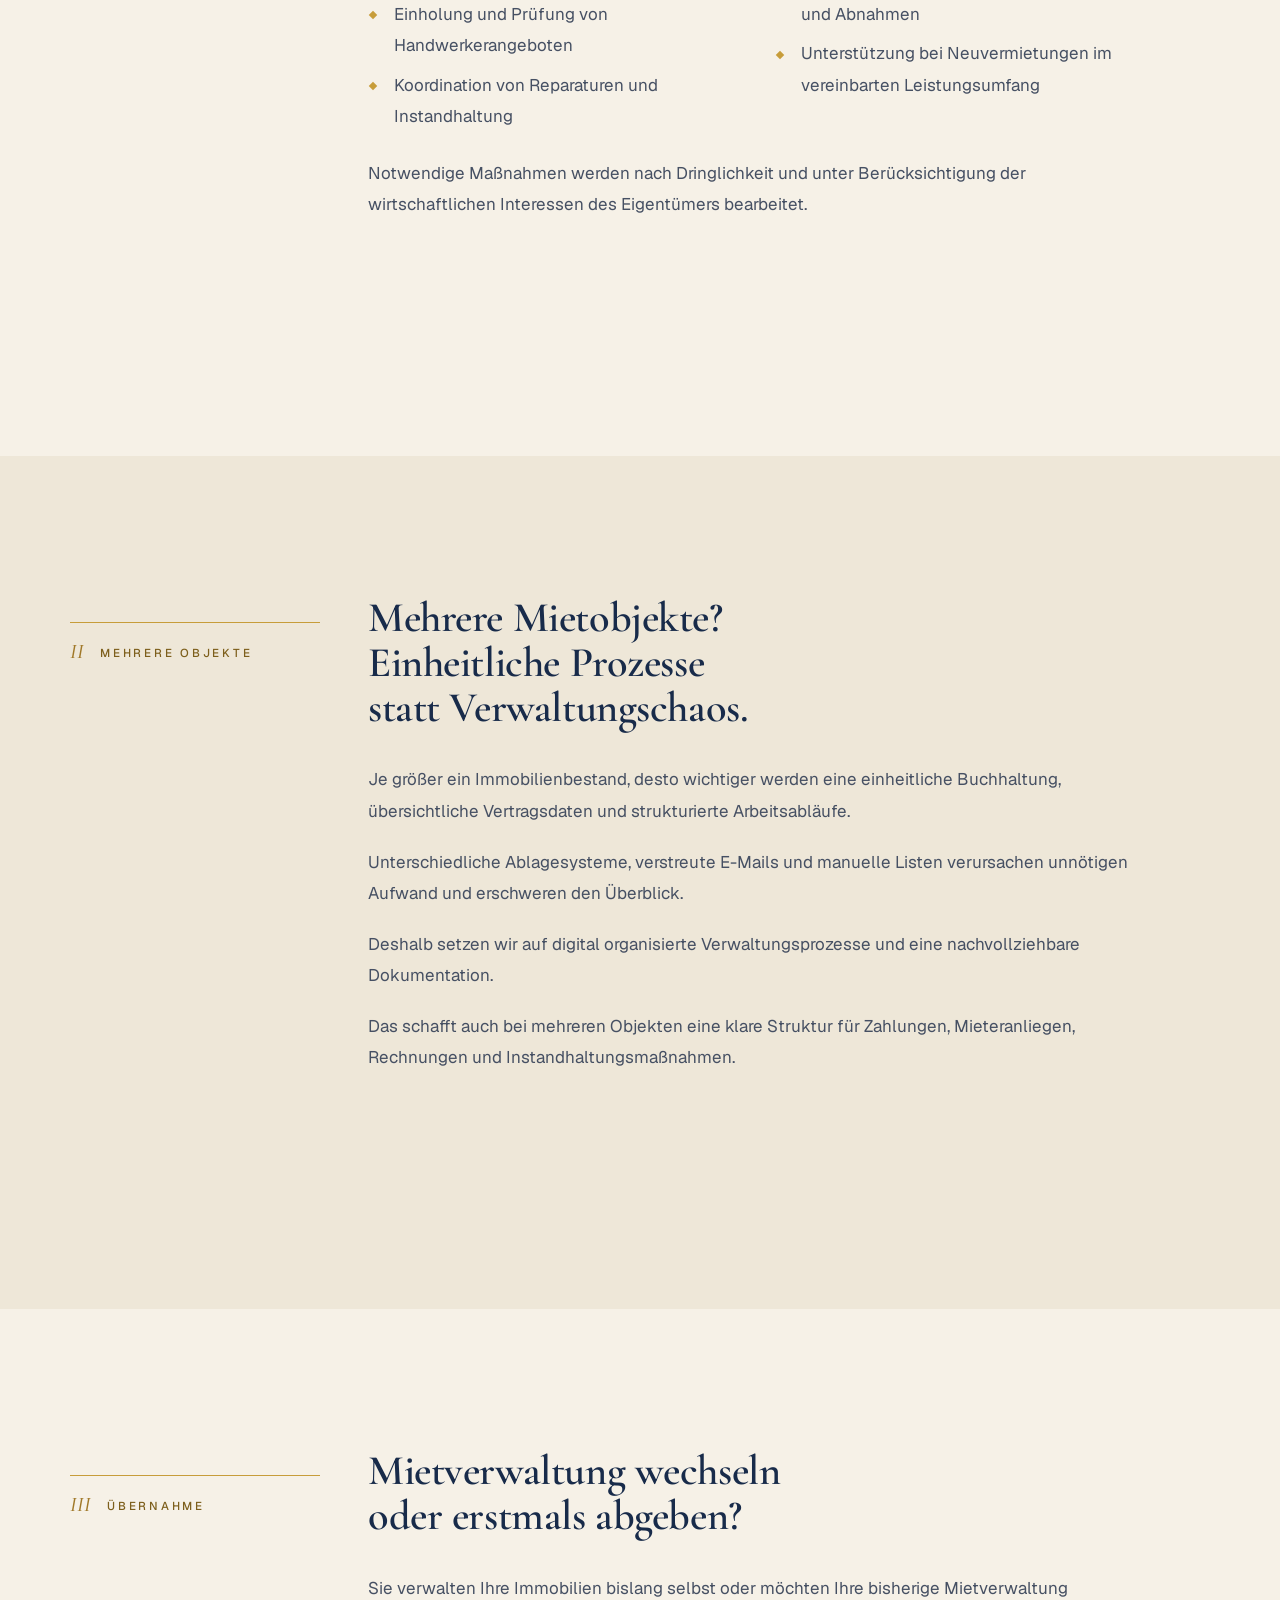
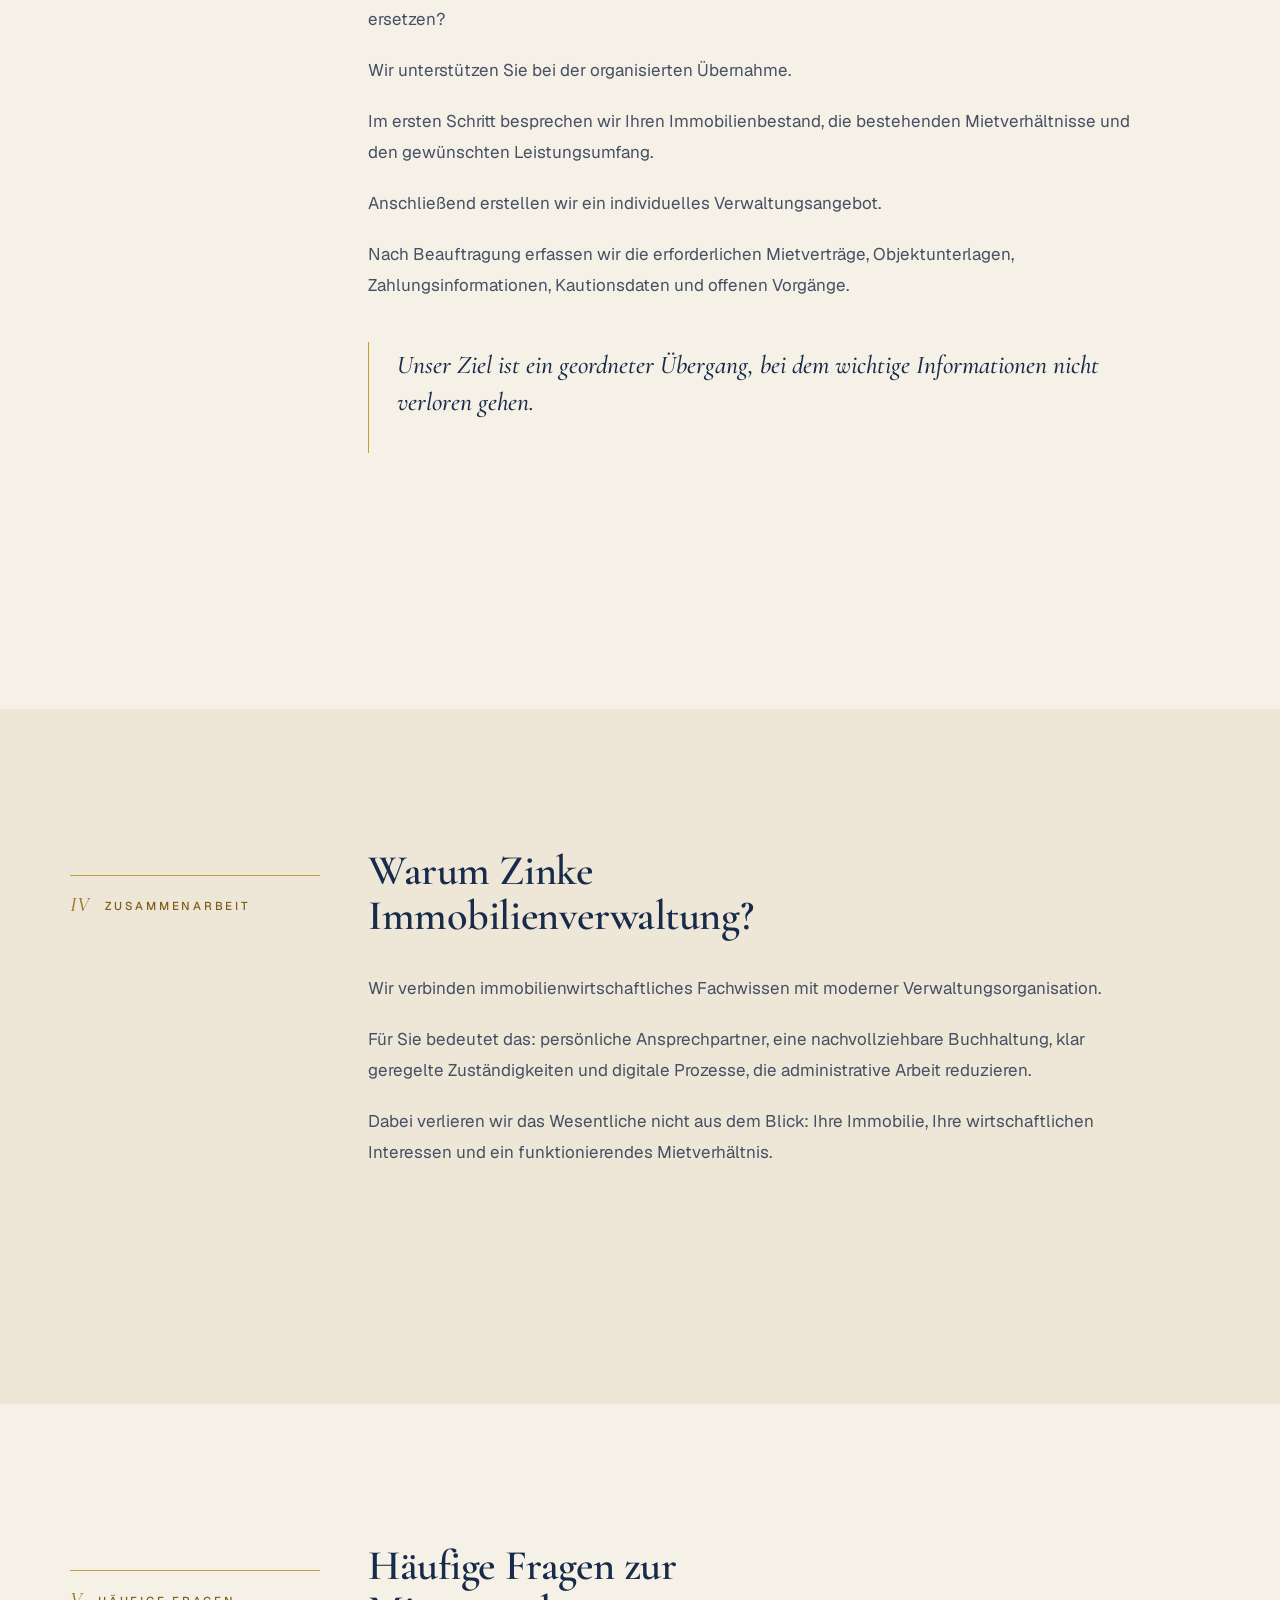
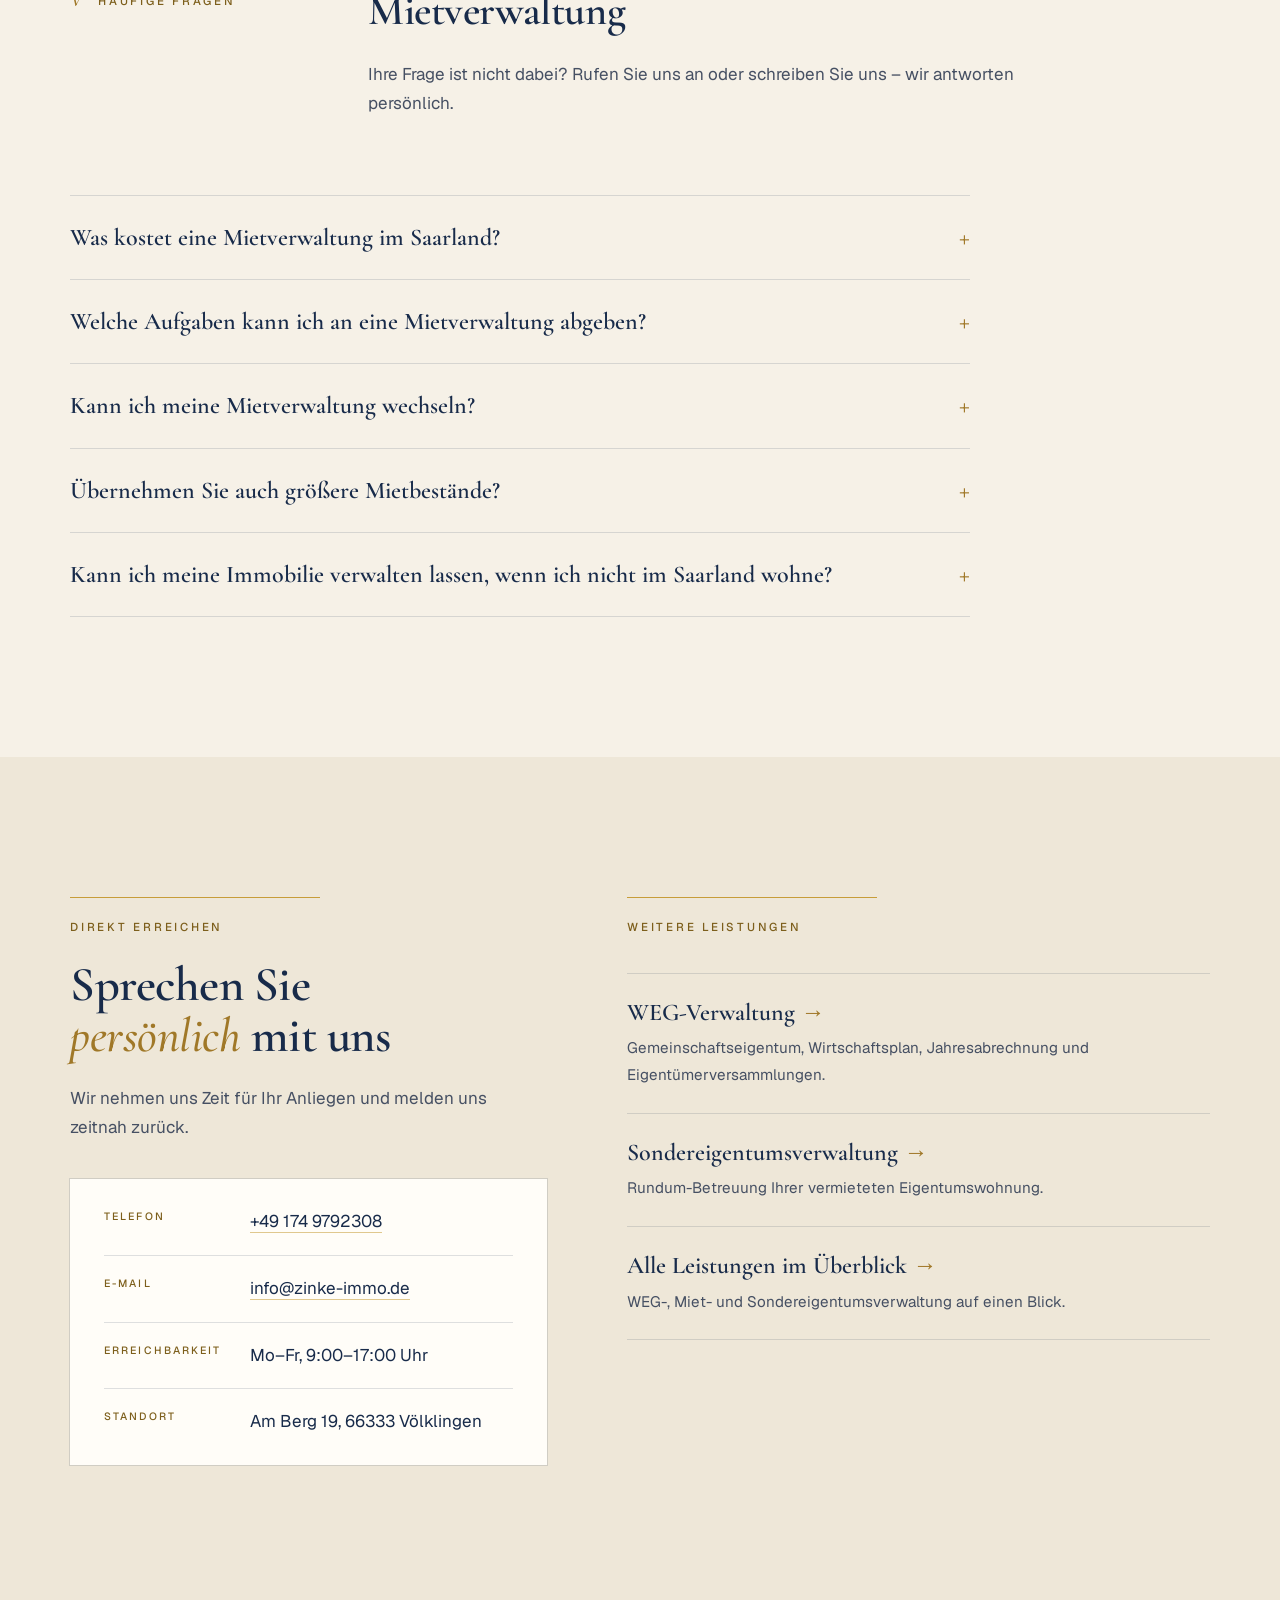
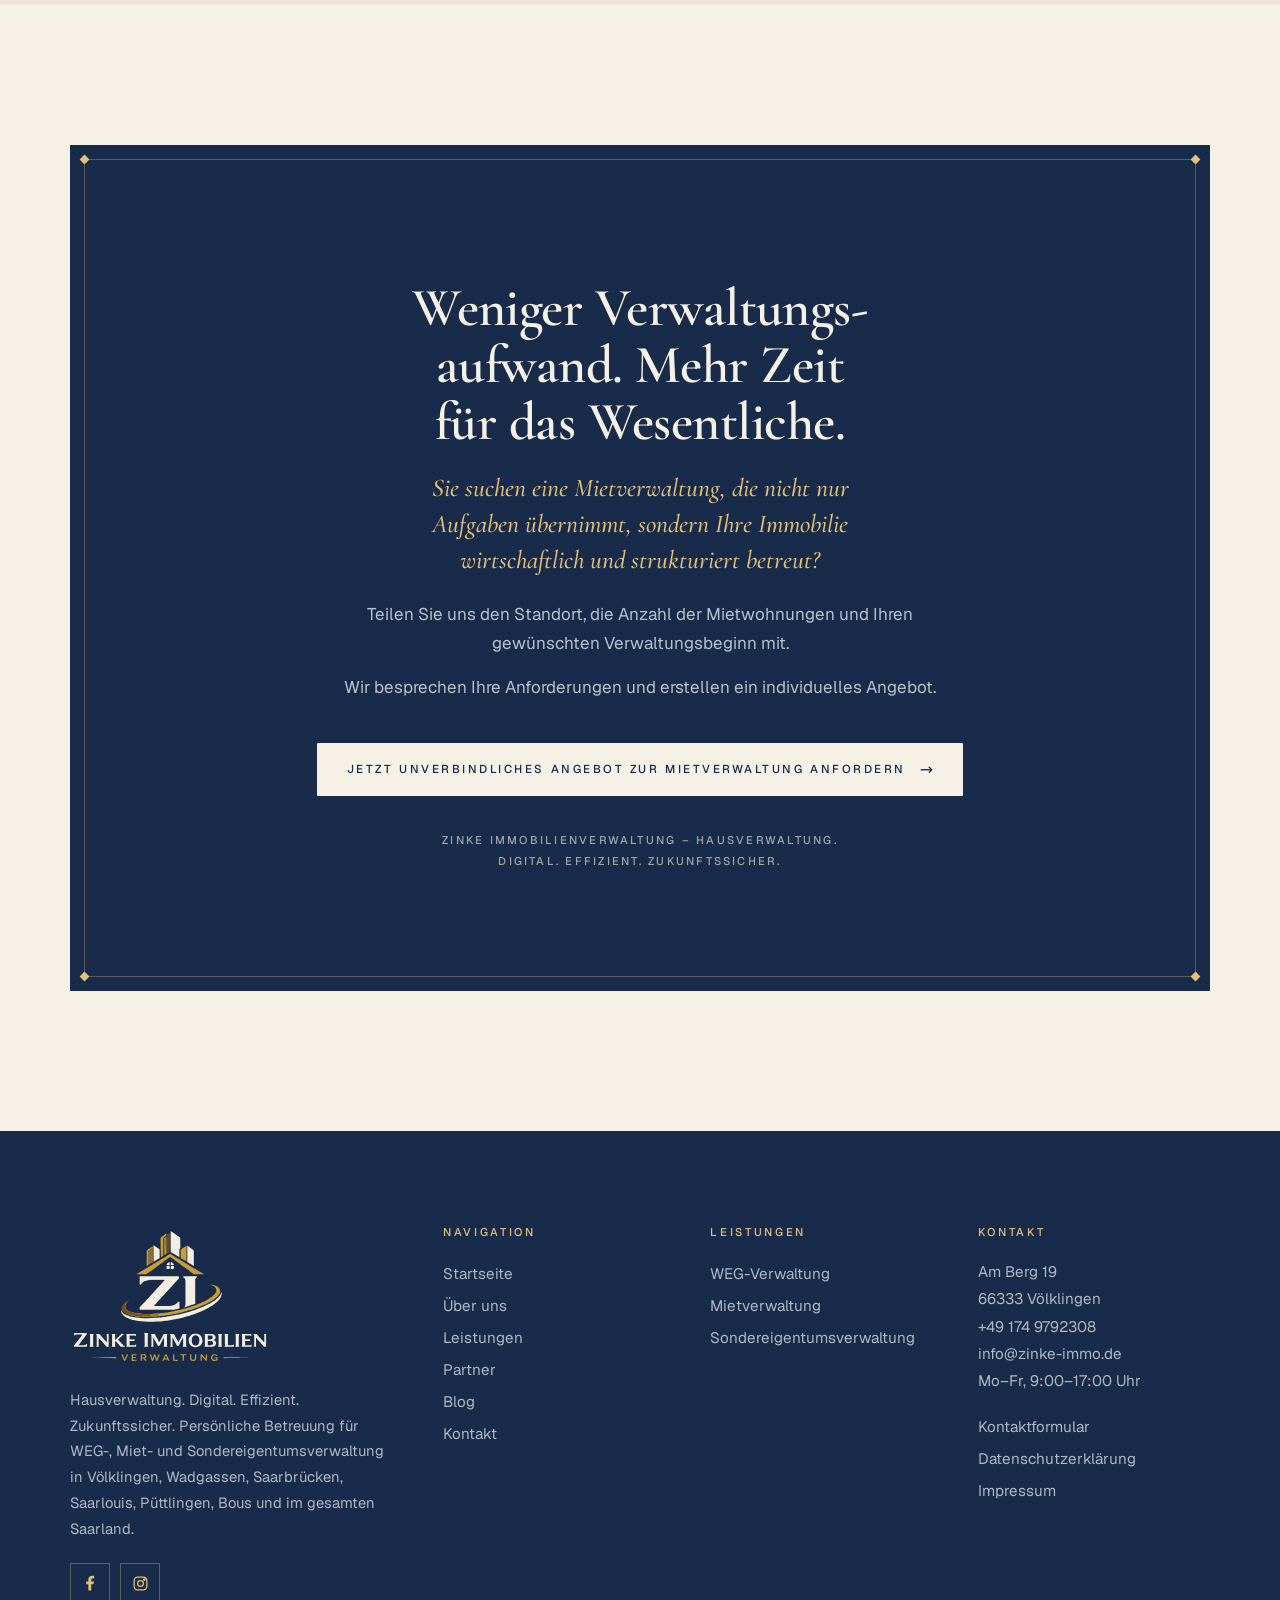
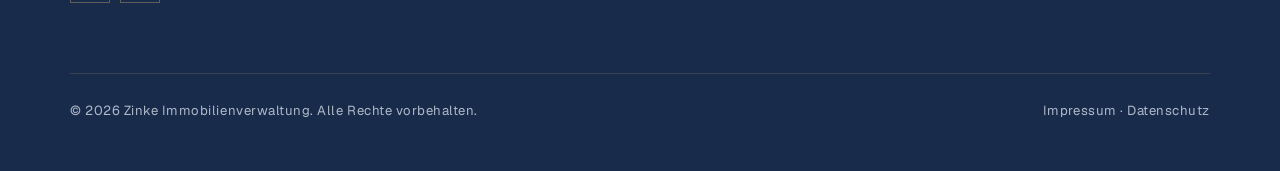
<file: mietverwaltung-saarland.html>
<!doctype html>
<html lang="de">
<head>
<meta charset="utf-8">
<meta name="viewport" content="width=device-width, initial-scale=1">
<title>Mietverwaltung im Saarland | Zinke Immobilienverwaltung</title>
<meta name="description" content="Mietverwaltung im Saarland: Mietinkasso, Betriebskostenabrechnung, Mieterbetreuung und Instandhaltung für Vermieter. Jetzt unverbindlich anfragen.">
<link rel="canonical" href="https://zinke-immo.de/mietverwaltung-saarland.html">
<meta property="og:type" content="website">
<meta property="og:site_name" content="Zinke Immobilienverwaltung">
<meta property="og:locale" content="de_DE">
<meta property="og:title" content="Mietverwaltung im Saarland | Zinke Immobilienverwaltung">
<meta property="og:description" content="Mietverwaltung im Saarland: Mietinkasso, Betriebskostenabrechnung, Mieterbetreuung und Instandhaltung für Vermieter. Jetzt unverbindlich anfragen.">
<meta property="og:url" content="https://zinke-immo.de/mietverwaltung-saarland.html">
<meta property="og:image" content="https://zinke-immo.de/assets/img/teilen.jpg">
<meta property="og:image:width" content="1200">
<meta property="og:image:height" content="630">
<meta property="og:image:alt" content="Büro der Zinke Immobilienverwaltung in Völklingen">
<meta name="twitter:card" content="summary_large_image">
<script type="application/ld+json">{"@context":"https://schema.org","@graph":[{"@type":"RealEstateAgent","@id":"https://zinke-immo.de/#organisation","name":"Zinke Immobilienverwaltung","url":"https://zinke-immo.de/","logo":"https://zinke-immo.de/assets/img/logo.png","image":"https://zinke-immo.de/assets/img/teilen.jpg","telephone":"+49-174-9792308","email":"info@zinke-immo.de","priceRange":"Individuelles Angebot","address":{"@type":"PostalAddress","streetAddress":"Am Berg 19","postalCode":"66333","addressLocality":"Völklingen","addressRegion":"Saarland","addressCountry":"DE"},"geo":{"@type":"GeoCoordinates","latitude":49.2403326,"longitude":6.8629202},"areaServed":[{"@type":"City","name":"Völklingen"},{"@type":"City","name":"Wadgassen"},{"@type":"City","name":"Saarbrücken"},{"@type":"City","name":"Saarlouis"},{"@type":"City","name":"Püttlingen"},{"@type":"City","name":"Bous"},{"@type":"State","name":"Saarland"}],"openingHoursSpecification":{"@type":"OpeningHoursSpecification","dayOfWeek":["Monday","Tuesday","Wednesday","Thursday","Friday"],"opens":"09:00","closes":"17:00"},"founder":{"@id":"https://zinke-immo.de/ueber-uns.html#matthias-zinke"},"sameAs":["https://www.facebook.com/share/14e6Dbp4mTi/","https://www.instagram.com/zinke_immobilienverwaltung"]},{"@type":"WebSite","@id":"https://zinke-immo.de/#website","url":"https://zinke-immo.de/","name":"Zinke Immobilienverwaltung","inLanguage":"de-DE","publisher":{"@id":"https://zinke-immo.de/#organisation"}},{"@type":["WebPage","FAQPage"],"@id":"https://zinke-immo.de/mietverwaltung-saarland.html#seite","url":"https://zinke-immo.de/mietverwaltung-saarland.html","name":"Mietverwaltung im Saarland | Zinke Immobilienverwaltung","isPartOf":{"@id":"https://zinke-immo.de/#website"},"about":{"@id":"https://zinke-immo.de/#organisation"},"inLanguage":"de-DE","description":"Mietverwaltung im Saarland: Mietinkasso, Betriebskostenabrechnung, Mieterbetreuung und Instandhaltung für Vermieter. Jetzt unverbindlich anfragen.","breadcrumb":{"@id":"https://zinke-immo.de/mietverwaltung-saarland.html#brotkrumen"},"mainEntity":[{"@type":"Question","name":"Was kostet eine Mietverwaltung im Saarland?","acceptedAnswer":{"@type":"Answer","text":"Die Vergütung richtet sich nach der Anzahl der Mietwohnungen, dem Verwaltungsaufwand und dem vereinbarten Leistungsumfang. Nach einer kurzen Bestandsaufnahme erhalten Sie ein individuelles Angebot."}},{"@type":"Question","name":"Welche Aufgaben kann ich an eine Mietverwaltung abgeben?","acceptedAnswer":{"@type":"Answer","text":"Typische Aufgaben sind Mietinkasso, Betriebskostenabrechnung, Mieterkommunikation, Verwaltung von Verträgen und Kautionen sowie die Organisation von Reparaturen. Der genaue Leistungsumfang wird im Verwaltungsvertrag festgelegt."}},{"@type":"Question","name":"Kann ich meine Mietverwaltung wechseln?","acceptedAnswer":{"@type":"Answer","text":"Ja. Nach Beendigung des bisherigen Verwaltungsvertrags kann eine neue Verwaltung beauftragt werden. Wir unterstützen Sie bei der organisatorischen Übernahme der Mietverhältnisse, Unterlagen und laufenden Vorgänge."}},{"@type":"Question","name":"Übernehmen Sie auch größere Mietbestände?","acceptedAnswer":{"@type":"Answer","text":"Ja. Wir bearbeiten auch Anfragen für mehrere Mehrfamilienhäuser beziehungsweise größere Mietbestände und stimmen den Verwaltungsumfang auf die Anforderungen des Eigentümers ab."}},{"@type":"Question","name":"Kann ich meine Immobilie verwalten lassen, wenn ich nicht im Saarland wohne?","acceptedAnswer":{"@type":"Answer","text":"Ja. Entscheidend ist, dass sich die Immobilie in unserem Tätigkeitsgebiet befindet. Gerade für auswärtige Eigentümer kann eine regional ansässige Mietverwaltung eine erhebliche Entlastung darstellen."}}],"primaryImageOfPage":{"@type":"ImageObject","url":"https://zinke-immo.de/assets/img/ueber-uns-hero.jpg"}},{"@type":"BreadcrumbList","@id":"https://zinke-immo.de/mietverwaltung-saarland.html#brotkrumen","itemListElement":[{"@type":"ListItem","position":1,"name":"Startseite","item":"https://zinke-immo.de/"},{"@type":"ListItem","position":2,"name":"Leistungen","item":"https://zinke-immo.de/leistungen.html"},{"@type":"ListItem","position":3,"name":"Mietverwaltung","item":"https://zinke-immo.de/mietverwaltung-saarland.html"}]},{"@type":"Service","@id":"https://zinke-immo.de/mietverwaltung-saarland.html#leistung","name":"Mietverwaltung im Saarland","serviceType":"Mietverwaltung","description":"Mietverwaltung im Saarland: Mietinkasso, Betriebskostenabrechnung, Mieterbetreuung und Instandhaltung für Vermieter. Jetzt unverbindlich anfragen.","provider":{"@id":"https://zinke-immo.de/#organisation"},"areaServed":[{"@type":"City","name":"Völklingen"},{"@type":"City","name":"Wadgassen"},{"@type":"City","name":"Saarbrücken"},{"@type":"City","name":"Saarlouis"},{"@type":"City","name":"Püttlingen"},{"@type":"City","name":"Bous"},{"@type":"State","name":"Saarland"}],"url":"https://zinke-immo.de/mietverwaltung-saarland.html"}]}</script>
<meta name="theme-color" content="#182B4A">
<link rel="icon" href="assets/img/emblem.svg" type="image/svg+xml">
<link rel="preload" href="assets/fonts/CormorantGaramond-500i.woff2" as="font" type="font/woff2" crossorigin>
<link rel="preload" href="assets/fonts/CormorantGaramond-500.woff2" as="font" type="font/woff2" crossorigin>
<link rel="stylesheet" href="assets/fonts.css">
<link rel="stylesheet" href="assets/site.css">

</head>
<body>
<a class="skip-link" href="#inhalt">Zum Inhalt springen</a>

<div class="frame" aria-hidden="true"><i class="d1"></i><i class="d2"></i><i class="d3"></i><i class="d4"></i></div>
<button class="ribbon" type="button" aria-label="Nach oben"></button>
<header class="top" id="top">
  <div class="wrap top-in">
    <a class="logo" href="index.html" aria-label="Zinke Immobilienverwaltung – Startseite"><img src="assets/img/logo.svg" alt="Zinke Immobilien Verwaltung" width="79" height="54"></a>
    <nav class="nav nav--6" aria-label="Hauptnavigation"><a class="l" href="index.html">Startseite</a><a class="l" href="ueber-uns.html">Über uns</a><a class="l" href="leistungen.html" aria-current="page">Leistungen</a><a class="l" href="partner.html">Partner</a><a class="l" href="blog/">Blog</a><a class="l" href="kontakt.html">Kontakt</a><a class="btn btn-p" href="kontakt.html#kontakt-form">Erstberatung anfragen</a><a class="btn btn-s btn-portal" href="https://portal.donexus.de/auth" target="_blank" rel="noopener" aria-label="Kundenportal (öffnet in neuem Fenster)"><svg class="ic" viewBox="0 0 24 24" fill="none" stroke="currentColor" stroke-width="1.6" aria-hidden="true"><rect x="5" y="10.5" width="14" height="10" rx="1.5"/><path d="M8 10.5V7.5a4 4 0 0 1 8 0v3M12 14.5v2"/></svg>Kundenportal</a></nav>
    <button class="menu-btn" type="button" aria-expanded="false" aria-controls="menu"><i></i>Menü</button>
  </div>
</header>
<div class="menu" id="menu" hidden role="dialog" aria-modal="true" aria-label="Menü">
  <button class="m-close" type="button">Schließen</button>
  <nav aria-label="Menü"><a class="m" href="index.html">Startseite</a><a class="m" href="ueber-uns.html">Über uns</a><a class="m" href="leistungen.html" aria-current="page">Leistungen</a><a class="m" href="partner.html">Partner</a><a class="m" href="blog/">Blog</a><a class="m" href="kontakt.html">Kontakt</a></nav>
  <p class="m-meta">Am Berg 19 · 66333 Völklingen<br><a href="tel:+491749792308">+49 174 9792308</a> · <a href="mailto:info@zinke-immo.de">info@zinke-immo.de</a></p>
  <div class="m-cta"><a class="btn btn-c" href="kontakt.html#kontakt-form">Erstberatung anfragen</a><a class="btn btn-o btn-portal" href="https://portal.donexus.de/auth" target="_blank" rel="noopener" aria-label="Kundenportal (öffnet in neuem Fenster)"><svg class="ic" viewBox="0 0 24 24" fill="none" stroke="currentColor" stroke-width="1.6" aria-hidden="true"><rect x="5" y="10.5" width="14" height="10" rx="1.5"/><path d="M8 10.5V7.5a4 4 0 0 1 8 0v3M12 14.5v2"/></svg>Kundenportal</a></div>
</div>
<main id="inhalt">
<section class="ph">
  <div class="wrap ph-in">
    <div class="ph-txt">
      <nav class="crumbs" aria-label="Brotkrumen"><a href="index.html">Startseite</a><span>/</span><a href="leistungen.html">Leistungen</a><span>/</span><span>Mietverwaltung</span></nav>
      <p class="lab">Mietverwaltung im Saarland</p>
      <h1>Miet&shy;verwaltung im Saarland – <em class="it">Ihre Immobilie wirtschaftlich und zuverlässig verwaltet</em></h1>
      <p class="lead">Sie besitzen die Immobilie. Wir übernehmen die Verwaltungsarbeit.</p>
      <div class="cta"><a class="btn btn-p" href="kontakt.html#kontakt-form">Jetzt Mietverwaltung anfragen</a><a class="btn btn-s" href="tel:+491749792308">+49 174 9792308</a></div>
    </div>
    <figure class="mat ph-img"><img src="assets/img/ueber-uns-hero.jpg" alt="Modernes Wohngebäude mit Symbolen für Telefon, Nachricht, Termin, E-Mail und Handwerk" width="1672" height="941" fetchpriority="high"></figure>
  </div>
</section>

<section class="sec"><div class="wrap lv"><div class="lv-side rv"><p class="lab lab-line">Mietverwaltung</p><svg class="line-art" viewBox="0 0 230 160" aria-hidden="true"><path d="M30 150V60h60v90M90 150V30h60v120M150 150V80h50v70"/><path d="M45 80h30M45 100h30M105 50h30M105 70h30M105 90h30"/></svg></div><div class="rv d1 post prose"><p>Mietzahlungen überwachen, Betriebs&shy;kosten abrechnen, Mieter betreuen, Reparaturen koordinieren: Wer ein Mehrfamilienhaus oder mehrere Mietobjekte besitzt, kennt den Verwaltungs&shy;aufwand.</p>
<p>Und jede Stunde, die Sie mit organisatorischen Aufgaben verbringen, fehlt Ihnen an anderer Stelle.</p>
<p>Zinke Immobilien&shy;verwaltung übernimmt die kaufmännische und technische Miet&shy;verwaltung für private Vermieter und Immobilien&shy;eigentümer im Saarland.</p>
<p>Von unserem Standort in Völklingen aus betreuen wir Mietobjekte in Saarbrücken, Saarlouis, Wadgassen, Püttlingen und der gesamten Region.</p>
<blockquote><p>Unser Fokus: klare Zahlen, geregelte Abläufe und eine Verwaltung, die Sie spürbar entlastet.</p></blockquote></div></div></section>

<section class="sec" id=leistungsumfang><div class="wrap"><div class="head head--t rv"><p class="lab"><span class="no">I</span>Leistungen</p><div><h2>Unsere Leistungen in der Miet&shy;verwaltung</h2><div class="post prose"><h3>Kaufmännische Miet&shy;verwaltung – Einnahmen und Kosten im Blick</h3>
<p>Eine vermietete Immobilie muss nicht nur funktionieren, sondern auch wirtschaftlich verwaltet werden.</p>
<p>Wir kümmern uns um die laufenden kaufmännischen Aufgaben und sorgen dafür, dass Zahlungsströme, Abrechnungen und Verwaltungs&shy;unterlagen nachvollziehbar organisiert sind.</p>
<p>Zu unseren Leistungen gehören:</p>
<ul><li>Verwaltung der bestehenden Mietverträge</li><li>Überwachung der Mietzahlungen und Mietinkasso</li><li>Mahnwesen bei Zahlungsrückständen</li><li>Mietkautions&shy;verwaltung</li><li>Erstellung von Betriebs&shy;kosten&shy;abrechnungen</li><li>Prüfung und Zuordnung laufender Objektkosten</li><li>Laufende Buchhaltung und Eigentümerreporting</li><li>Bearbeitung vereinbarter Mietanpassungen</li></ul>
<p>So behalten Sie den Überblick über die wirtschaftliche Entwicklung Ihrer Immobilie, ohne sich selbst mit jeder Buchung und Abrechnung beschäftigen zu müssen.</p><h3>Mieterbetreuung – ein Ansprechpartner für laufende Anliegen</h3>
<p>Nicht jede Mieteranfrage muss unmittelbar bei Ihnen landen.</p>
<p>Wir übernehmen die Kommunikation mit den Mietern im vereinbarten Umfang, bearbeiten Anliegen und organisieren die erforderlichen nächsten Schritte.</p>
<p>Ob Rückfrage zur Abrechnung, Schadensmeldung oder Abstimmung eines Termins: Verwaltungsvorgänge werden erfasst, bearbeitet und dokumentiert.</p>
<p>Das entlastet Sie als Eigentümer und schafft klare Zuständigkeiten im laufenden Mietverhältnis.</p><h3>Technische Verwaltung und Instandhaltung</h3>
<p>Reparaturen und Schäden lassen sich nicht immer vermeiden. Unnötige Verzögerungen und fehlende Abstimmungen dagegen schon.</p>
<p>Wir koordinieren notwendige Maßnahmen und behalten offene Vorgänge im Blick.</p>
<p>Dazu gehören:</p>
<ul><li>Organisation von Objektkontrollen</li><li>Aufnahme und Dokumentation von Schäden</li><li>Einholung und Prüfung von Handwerkerangeboten</li><li>Koordination von Reparaturen und Instandhaltung</li><li>Steuerung von Dienstleistern</li><li>Notfall- und Schadenmanagement</li><li>Organisation von Wohnungs&shy;übergaben und Abnahmen</li><li>Unterstützung bei Neuvermietungen im vereinbarten Leistungsumfang</li></ul>
<p>Notwendige Maßnahmen werden nach Dringlichkeit und unter Berücksichtigung der wirtschaftlichen Interessen des Eigentümers bearbeitet.</p></div></div></div></div></section>

<section class="sec alt"><div class="wrap"><div class="head head--t rv"><p class="lab"><span class="no">II</span>Mehrere Objekte</p><div><h2>Mehrere Mietobjekte? Einheitliche Prozesse statt Verwaltungschaos.</h2><div class="post prose"><p>Je größer ein Immobilienbestand, desto wichtiger werden eine einheitliche Buchhaltung, übersichtliche Vertragsdaten und strukturierte Arbeitsabläufe.</p>
<p>Unterschiedliche Ablagesysteme, verstreute E-Mails und manuelle Listen verursachen unnötigen Aufwand und erschweren den Überblick.</p>
<p>Deshalb setzen wir auf digital organisierte Verwaltungsprozesse und eine nachvollziehbare Dokumentation.</p>
<p>Das schafft auch bei mehreren Objekten eine klare Struktur für Zahlungen, Mieteranliegen, Rechnungen und Instandhaltungsmaßnahmen.</p></div></div></div></div></section>

<section class="sec"><div class="wrap"><div class="head head--t rv"><p class="lab"><span class="no">III</span>Übernahme</p><div><h2>Miet&shy;verwaltung wechseln oder erstmals abgeben?</h2><div class="post prose"><p>Sie verwalten Ihre Immobilien bislang selbst oder möchten Ihre bisherige Miet&shy;verwaltung ersetzen?</p>
<p>Wir unterstützen Sie bei der organisierten Übernahme.</p>
<p>Im ersten Schritt besprechen wir Ihren Immobilienbestand, die bestehenden Mietverhältnisse und den gewünschten Leistungsumfang.</p>
<p>Anschließend erstellen wir ein individuelles Verwaltungsangebot.</p>
<p>Nach Beauftragung erfassen wir die erforderlichen Mietverträge, Objekt&shy;unterlagen, Zahlungsinformationen, Kautionsdaten und offenen Vorgänge.</p>
<blockquote><p>Unser Ziel ist ein geordneter Übergang, bei dem wichtige Informationen nicht verloren gehen.</p></blockquote></div></div></div></div></section>

<section class="sec alt"><div class="wrap"><div class="head head--t rv"><p class="lab"><span class="no">IV</span>Zusammenarbeit</p><div><h2>Warum Zinke Immobilien&shy;verwaltung?</h2><div class="post prose"><p>Wir verbinden immobilienwirtschaftliches Fachwissen mit moderner Verwaltungsorganisation.</p>
<p>Für Sie bedeutet das: persönliche Ansprechpartner, eine nachvollziehbare Buchhaltung, klar geregelte Zuständigkeiten und digitale Prozesse, die administrative Arbeit reduzieren.</p>
<p>Dabei verlieren wir das Wesentliche nicht aus dem Blick: Ihre Immobilie, Ihre wirtschaftlichen Interessen und ein funktionierendes Mietverhältnis.</p></div></div></div></div></section>

<section class="sec" id="fragen"><div class="wrap"><div class="head head--t rv"><p class="lab"><span class="no">V</span>Häufige Fragen</p><div><h2>Häufige Fragen zur Miet&shy;verwaltung</h2><p>Ihre Frage ist nicht dabei? Rufen Sie uns an oder schreiben Sie uns – wir antworten persönlich.</p></div></div><div class="faq rv"><details><summary>Was kostet eine Mietverwaltung im Saarland?</summary><div class="a"><p>Die Vergütung richtet sich nach der Anzahl der Mietwohnungen, dem Verwaltungs&shy;aufwand und dem vereinbarten Leistungsumfang. Nach einer kurzen Bestandsaufnahme erhalten Sie ein individuelles Angebot.</p></div></details><details><summary>Welche Aufgaben kann ich an eine Mietverwaltung abgeben?</summary><div class="a"><p>Typische Aufgaben sind Mietinkasso, Betriebs&shy;kosten&shy;abrechnung, Mieterkommunikation, Verwaltung von Verträgen und Kautionen sowie die Organisation von Reparaturen. Der genaue Leistungsumfang wird im Verwaltungs&shy;vertrag festgelegt.</p></div></details><details><summary>Kann ich meine Mietverwaltung wechseln?</summary><div class="a"><p>Ja. Nach Beendigung des bisherigen Verwaltungs&shy;vertrags kann eine neue Verwaltung beauftragt werden. Wir unterstützen Sie bei der organisatorischen Übernahme der Mietverhältnisse, Unterlagen und laufenden Vorgänge.</p></div></details><details><summary>Übernehmen Sie auch größere Mietbestände?</summary><div class="a"><p>Ja. Wir bearbeiten auch Anfragen für mehrere Mehrfamilienhäuser beziehungsweise größere Mietbestände und stimmen den Verwaltungsumfang auf die Anforderungen des Eigentümers ab.</p></div></details><details><summary>Kann ich meine Immobilie verwalten lassen, wenn ich nicht im Saarland wohne?</summary><div class="a"><p>Ja. Entscheidend ist, dass sich die Immobilie in unserem Tätigkeitsgebiet befindet. Gerade für auswärtige Eigentümer kann eine regional ansässige Miet&shy;verwaltung eine erhebliche Entlastung darstellen.</p></div></details></div></div></section>

<section class="sec alt">
  <div class="wrap kontakt">
    <div class="rv">
      <p class="lab lab-line">Direkt erreichen</p>
      <h2>Sprechen Sie <em class="it">persönlich</em> mit uns</h2>
      <p>Wir nehmen uns Zeit für Ihr Anliegen und melden uns zeitnah zurück.</p>
      <div class="card-v"><dl>
        <div><dt>Telefon</dt><dd><a href="tel:+491749792308">+49 174 9792308</a></dd></div>
        <div><dt>E-Mail</dt><dd><a href="mailto:info@zinke-immo.de">info@zinke-immo.de</a></dd></div>
        <div><dt>Erreichbarkeit</dt><dd>Mo–Fr, 9:00–17:00 Uhr</dd></div>
        <div><dt>Standort</dt><dd>Am Berg 19, 66333 Völklingen</dd></div>
      </dl></div>
    </div>
    <div class="rv d1">
      <p class="lab lab-line">Weitere Leistungen</p>
      <ul class="mehr"><li><a href="weg-verwaltung-saarland.html">WEG-Verwaltung <span class="ar">→</span></a><p>Gemeinschaftseigentum, Wirtschaftsplan, Jahresabrechnung und Eigentümerversammlungen.</p></li><li><a href="sondereigentumsverwaltung-saarland.html">Sondereigentumsverwaltung <span class="ar">→</span></a><p>Rundum-Betreuung Ihrer vermieteten Eigentumswohnung.</p></li><li><a href="leistungen.html">Alle Leistungen im Überblick <span class="ar">→</span></a><p>WEG-, Miet- und Sondereigentumsverwaltung auf einen Blick.</p></li></ul>
    </div>
  </div>
</section>

<section class="final">
  <div class="wrap">
    <div class="panel panel--t rv"><i class="k k1"></i><i class="k k2"></i><i class="k k3"></i><i class="k k4"></i>
      <h2>Weniger Verwaltungs&shy;aufwand. Mehr Zeit für das Wesentliche.</h2>
      <p class="fq">Sie suchen eine Miet&shy;verwaltung, die nicht nur Aufgaben übernimmt, sondern Ihre Immobilie wirtschaftlich und strukturiert betreut?</p><p class="">Teilen Sie uns den Standort, die Anzahl der Mietwohnungen und Ihren gewünschten Verwaltungsbeginn mit.</p><p class="">Wir besprechen Ihre Anforderungen und erstellen ein individuelles Angebot.</p>
      <div class="row"><a class="btn btn-c" href="kontakt.html#kontakt-form">Jetzt unverbindliches Angebot zur Mietverwaltung anfordern <span class="ar">→</span></a></div>
      <p class="sig">Zinke Immobilienverwaltung – Hausverwaltung. Digital. Effizient. Zukunftssicher.</p>
    </div>
  </div>
</section>
</main>
<footer class="foot-w">
  <div class="wrap foot">
    <div class="f-brand">
      <img class="f-logo" src="assets/img/logo-hell.svg" alt="Zinke Immobilien Verwaltung" width="200" height="138" loading="lazy">
      <p>Hausverwaltung. Digital. Effizient. Zukunftssicher. Persönliche Betreuung für WEG-, Miet- und Sondereigentumsverwaltung in Völklingen, Wadgassen, Saarbrücken, Saarlouis, Püttlingen, Bous und im gesamten Saarland.</p>
      <div class="social"><a href="https://www.facebook.com/share/14e6Dbp4mTi/" target="_blank" rel="noopener" aria-label="Facebook"><svg viewBox="0 0 24 24" fill="currentColor" aria-hidden="true"><path d="M13 22v-9h3l1-4h-4V7c0-1.1.4-2 2-2h2V1.2C16.6 1 15.3 1 14.2 1 11.2 1 9 2.9 9 6.4V9H6v4h3v9h4z"/></svg></a><a href="https://www.instagram.com/zinke_immobilienverwaltung?igsh=eHhsZ20zb2loZHpu" target="_blank" rel="noopener" aria-label="Instagram"><svg viewBox="0 0 24 24" fill="none" stroke="currentColor" stroke-width="1.8" aria-hidden="true"><rect x="3" y="3" width="18" height="18" rx="5"/><circle cx="12" cy="12" r="4"/><circle cx="17.5" cy="6.5" r="1" fill="currentColor"/></svg></a></div>
    </div>
    <div><h4>Navigation</h4><ul><li><a href="index.html">Startseite</a></li><li><a href="ueber-uns.html">Über uns</a></li><li><a href="leistungen.html">Leistungen</a></li><li><a href="partner.html">Partner</a></li><li><a href="blog/">Blog</a></li><li><a href="kontakt.html">Kontakt</a></li></ul></div>
    <div><h4>Leistungen</h4><ul><li><a href="weg-verwaltung-saarland.html">WEG-Verwaltung</a></li><li><a href="mietverwaltung-saarland.html">Mietverwaltung</a></li><li><a href="sondereigentumsverwaltung-saarland.html">Sondereigentumsverwaltung</a></li></ul></div>
    <div><h4>Kontakt</h4>
      <p class="addr">Am Berg 19<br>66333 Völklingen<br><a href="tel:+491749792308">+49 174 9792308</a><br><a href="mailto:info@zinke-immo.de">info@zinke-immo.de</a><br>Mo–Fr, 9:00–17:00 Uhr</p>
      <ul><li><a href="kontakt.html#kontakt-form">Kontaktformular</a></li><li><a href="datenschutz.html">Datenschutzerklärung</a></li><li><a href="impressum.html">Impressum</a></li></ul></div>
  </div>
  <div class="wrap f-bar"><span>© 2026 Zinke Immobilienverwaltung. Alle Rechte vorbehalten.</span><span><a href="impressum.html">Impressum</a> · <a href="datenschutz.html">Datenschutz</a></span></div>
</footer>
<div class="cookie" id="cookie-banner" hidden role="region" aria-label="Cookie-Hinweis">
  <p>Wir verwenden Cookies, um unsere Website nutzerfreundlich zu gestalten. Mehr dazu in unserer <a href="datenschutz.html">Datenschutzerklärung</a>.</p>
  <div class="row"><button class="btn btn-s" type="button" data-action="declined">Ablehnen</button><button class="btn btn-p" type="button" data-action="accepted">Akzeptieren</button></div>
</div>

<script src="assets/site.js" defer></script>
</body>
</html>
</file>
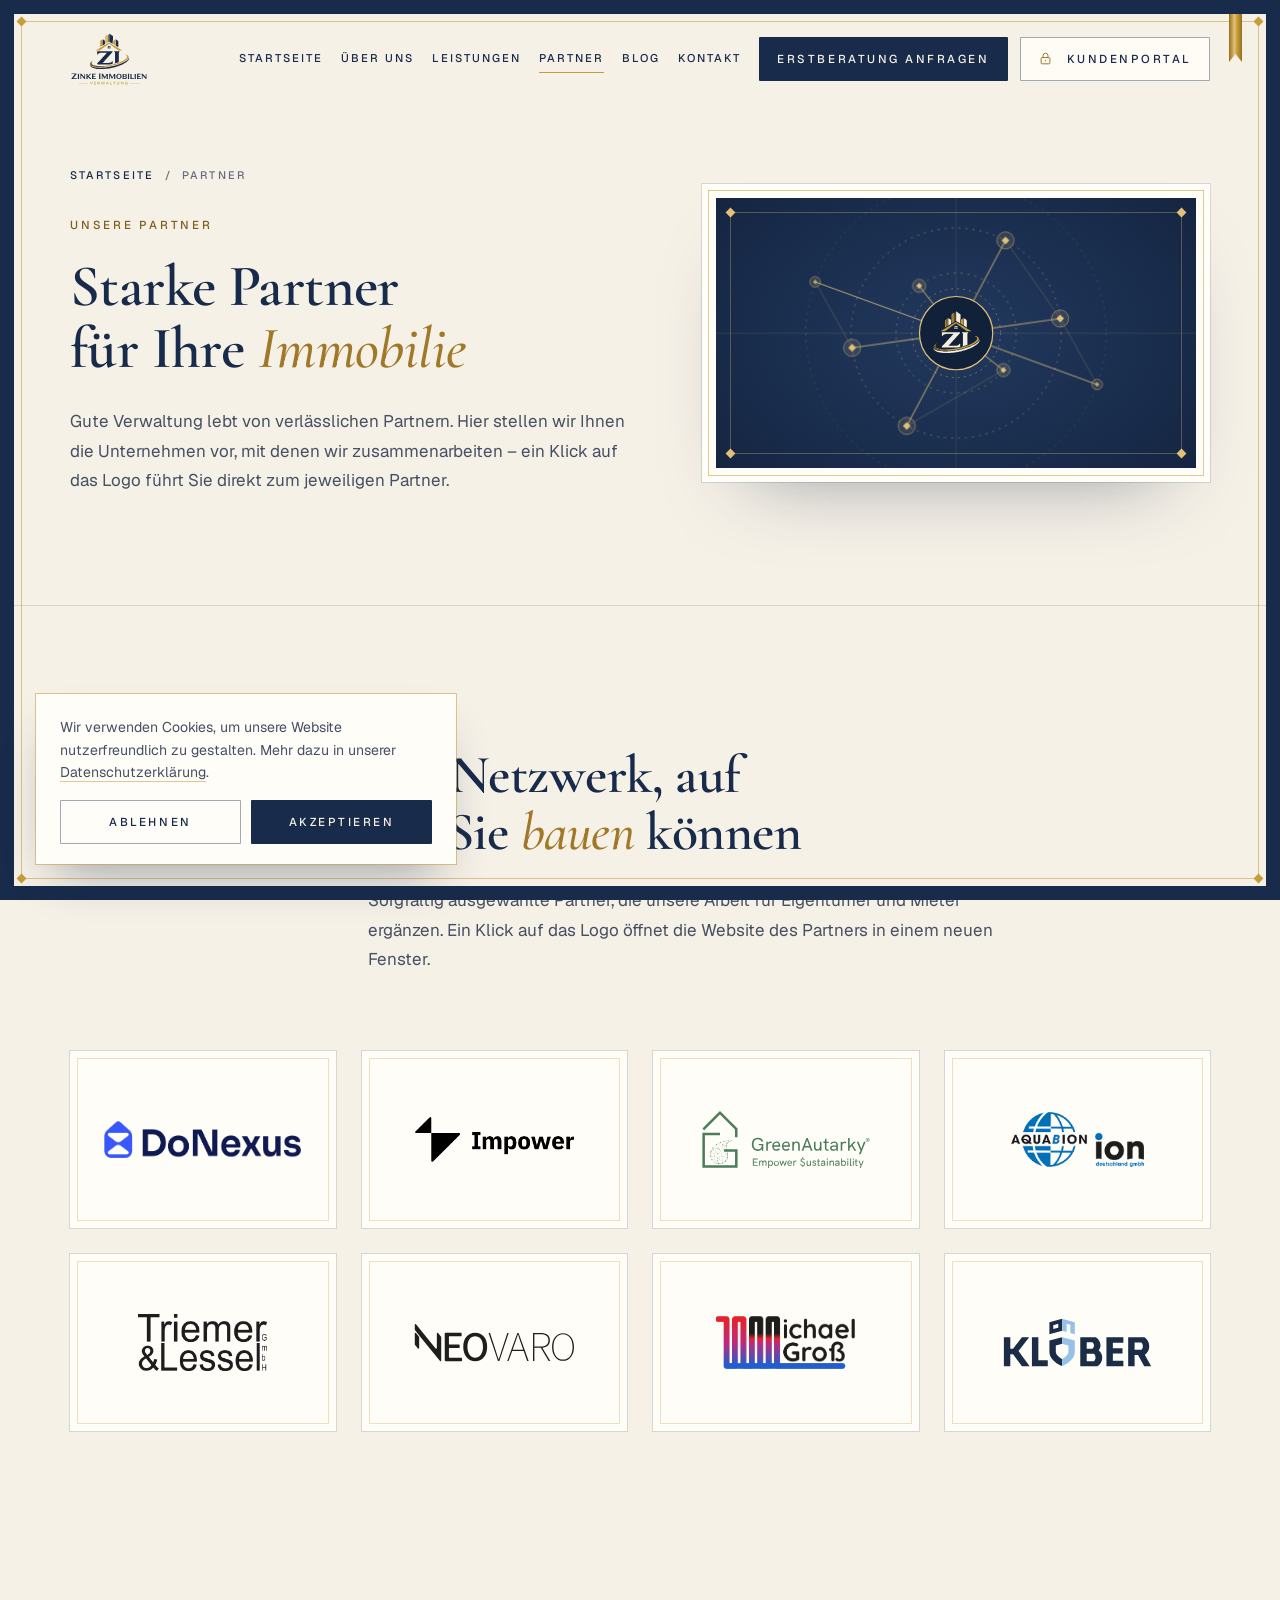
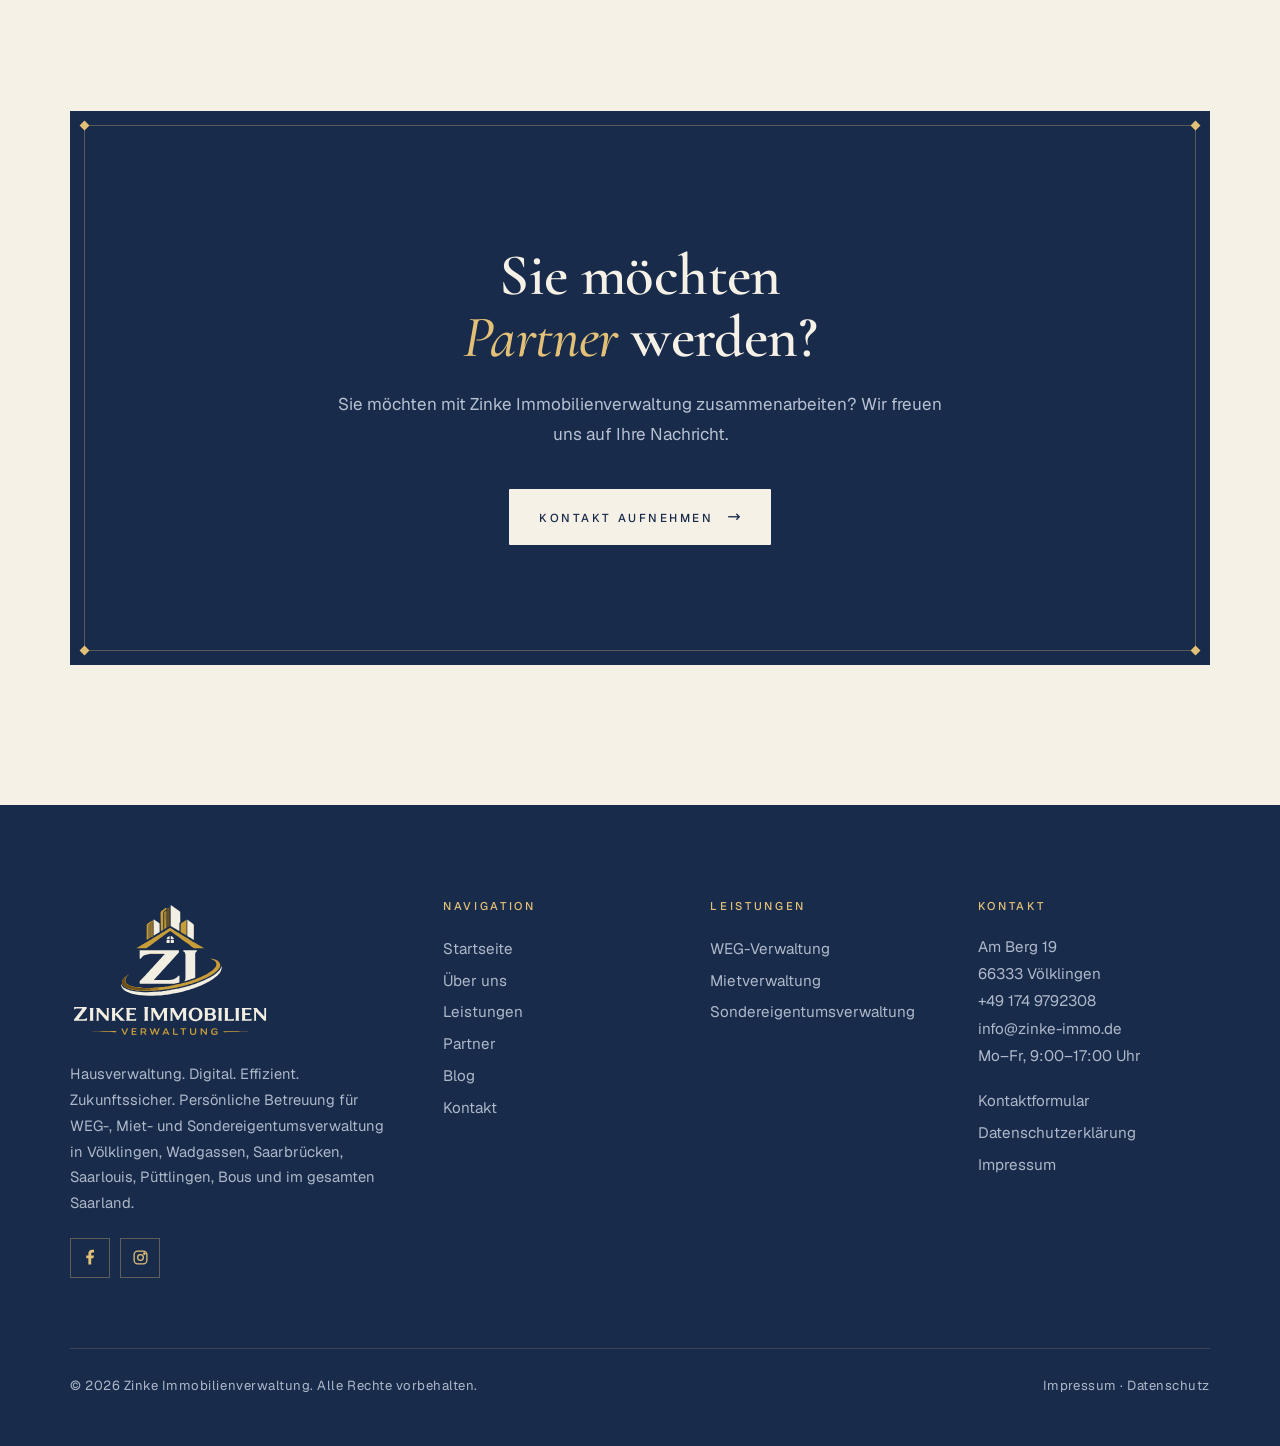
<file: partner.html>
<!doctype html>
<html lang="de">
<head>
<meta charset="utf-8">
<meta name="viewport" content="width=device-width, initial-scale=1">
<title>Partner | Hausverwaltung Völklingen – Zinke Immobilienverwaltung</title>
<meta name="description" content="Partner der Zinke Immobilienverwaltung: ausgewählte Unternehmen, die unsere Hausverwaltung im Saarland ergänzen – mit Link zum Partner.">
<link rel="canonical" href="https://zinke-immo.de/partner.html">
<meta property="og:type" content="website">
<meta property="og:site_name" content="Zinke Immobilienverwaltung">
<meta property="og:locale" content="de_DE">
<meta property="og:title" content="Partner | Hausverwaltung Völklingen – Zinke Immobilienverwaltung">
<meta property="og:description" content="Partner der Zinke Immobilienverwaltung: ausgewählte Unternehmen, die unsere Hausverwaltung im Saarland ergänzen – mit Link zum Partner.">
<meta property="og:url" content="https://zinke-immo.de/partner.html">
<meta property="og:image" content="https://zinke-immo.de/assets/img/teilen.jpg">
<meta property="og:image:width" content="1200">
<meta property="og:image:height" content="630">
<meta property="og:image:alt" content="Büro der Zinke Immobilienverwaltung in Völklingen">
<meta name="twitter:card" content="summary_large_image">
<script type="application/ld+json">{"@context":"https://schema.org","@graph":[{"@type":"RealEstateAgent","@id":"https://zinke-immo.de/#organisation","name":"Zinke Immobilienverwaltung","url":"https://zinke-immo.de/","logo":"https://zinke-immo.de/assets/img/logo.png","image":"https://zinke-immo.de/assets/img/teilen.jpg","telephone":"+49-174-9792308","email":"info@zinke-immo.de","priceRange":"Individuelles Angebot","address":{"@type":"PostalAddress","streetAddress":"Am Berg 19","postalCode":"66333","addressLocality":"Völklingen","addressRegion":"Saarland","addressCountry":"DE"},"geo":{"@type":"GeoCoordinates","latitude":49.2403326,"longitude":6.8629202},"areaServed":[{"@type":"City","name":"Völklingen"},{"@type":"City","name":"Wadgassen"},{"@type":"City","name":"Saarbrücken"},{"@type":"City","name":"Saarlouis"},{"@type":"City","name":"Püttlingen"},{"@type":"City","name":"Bous"},{"@type":"State","name":"Saarland"}],"openingHoursSpecification":{"@type":"OpeningHoursSpecification","dayOfWeek":["Monday","Tuesday","Wednesday","Thursday","Friday"],"opens":"09:00","closes":"17:00"},"founder":{"@id":"https://zinke-immo.de/ueber-uns.html#matthias-zinke"},"sameAs":["https://www.facebook.com/share/14e6Dbp4mTi/","https://www.instagram.com/zinke_immobilienverwaltung"]},{"@type":"WebSite","@id":"https://zinke-immo.de/#website","url":"https://zinke-immo.de/","name":"Zinke Immobilienverwaltung","inLanguage":"de-DE","publisher":{"@id":"https://zinke-immo.de/#organisation"}},{"@type":"WebPage","@id":"https://zinke-immo.de/partner.html#seite","url":"https://zinke-immo.de/partner.html","name":"Partner | Hausverwaltung Völklingen – Zinke Immobilienverwaltung","isPartOf":{"@id":"https://zinke-immo.de/#website"},"about":{"@id":"https://zinke-immo.de/#organisation"},"inLanguage":"de-DE","description":"Partner der Zinke Immobilienverwaltung: ausgewählte Unternehmen, die unsere Hausverwaltung im Saarland ergänzen – mit Link zum Partner.","breadcrumb":{"@id":"https://zinke-immo.de/partner.html#brotkrumen"}},{"@type":"BreadcrumbList","@id":"https://zinke-immo.de/partner.html#brotkrumen","itemListElement":[{"@type":"ListItem","position":1,"name":"Startseite","item":"https://zinke-immo.de/"},{"@type":"ListItem","position":2,"name":"Partner","item":"https://zinke-immo.de/partner.html"}]}]}</script>
<meta name="theme-color" content="#182B4A">
<link rel="icon" href="assets/img/emblem.svg" type="image/svg+xml">
<link rel="preload" href="assets/fonts/CormorantGaramond-500i.woff2" as="font" type="font/woff2" crossorigin>
<link rel="preload" href="assets/fonts/CormorantGaramond-500.woff2" as="font" type="font/woff2" crossorigin>
<link rel="stylesheet" href="assets/fonts.css">
<link rel="stylesheet" href="assets/site.css">

</head>
<body>
<a class="skip-link" href="#inhalt">Zum Inhalt springen</a>

<div class="frame" aria-hidden="true"><i class="d1"></i><i class="d2"></i><i class="d3"></i><i class="d4"></i></div>
<button class="ribbon" type="button" aria-label="Nach oben"></button>
<header class="top" id="top">
  <div class="wrap top-in">
    <a class="logo" href="index.html" aria-label="Zinke Immobilienverwaltung – Startseite"><img src="assets/img/logo.svg" alt="Zinke Immobilien Verwaltung" width="79" height="54"></a>
    <nav class="nav nav--6" aria-label="Hauptnavigation"><a class="l" href="index.html">Startseite</a><a class="l" href="ueber-uns.html">Über uns</a><a class="l" href="leistungen.html">Leistungen</a><a class="l" href="partner.html" aria-current="page">Partner</a><a class="l" href="blog/">Blog</a><a class="l" href="kontakt.html">Kontakt</a><a class="btn btn-p" href="kontakt.html#kontakt-form">Erstberatung anfragen</a><a class="btn btn-s btn-portal" href="https://portal.donexus.de/auth" target="_blank" rel="noopener" aria-label="Kundenportal (öffnet in neuem Fenster)"><svg class="ic" viewBox="0 0 24 24" fill="none" stroke="currentColor" stroke-width="1.6" aria-hidden="true"><rect x="5" y="10.5" width="14" height="10" rx="1.5"/><path d="M8 10.5V7.5a4 4 0 0 1 8 0v3M12 14.5v2"/></svg>Kundenportal</a></nav>
    <button class="menu-btn" type="button" aria-expanded="false" aria-controls="menu"><i></i>Menü</button>
  </div>
</header>
<div class="menu" id="menu" hidden role="dialog" aria-modal="true" aria-label="Menü">
  <button class="m-close" type="button">Schließen</button>
  <nav aria-label="Menü"><a class="m" href="index.html">Startseite</a><a class="m" href="ueber-uns.html">Über uns</a><a class="m" href="leistungen.html">Leistungen</a><a class="m" href="partner.html" aria-current="page">Partner</a><a class="m" href="blog/">Blog</a><a class="m" href="kontakt.html">Kontakt</a></nav>
  <p class="m-meta">Am Berg 19 · 66333 Völklingen<br><a href="tel:+491749792308">+49 174 9792308</a> · <a href="mailto:info@zinke-immo.de">info@zinke-immo.de</a></p>
  <div class="m-cta"><a class="btn btn-c" href="kontakt.html#kontakt-form">Erstberatung anfragen</a><a class="btn btn-o btn-portal" href="https://portal.donexus.de/auth" target="_blank" rel="noopener" aria-label="Kundenportal (öffnet in neuem Fenster)"><svg class="ic" viewBox="0 0 24 24" fill="none" stroke="currentColor" stroke-width="1.6" aria-hidden="true"><rect x="5" y="10.5" width="14" height="10" rx="1.5"/><path d="M8 10.5V7.5a4 4 0 0 1 8 0v3M12 14.5v2"/></svg>Kundenportal</a></div>
</div>
<main id="inhalt">
<section class="ph">
  <div class="wrap ph-in">
    <div class="ph-txt">
      <nav class="crumbs" aria-label="Brotkrumen"><a href="index.html">Startseite</a><span>/</span><span>Partner</span></nav>
      <p class="lab">Unsere Partner</p>
      <h1>Starke Partner für Ihre <em class="it">Immobilie</em></h1>
      <p class="lead">Gute Verwaltung lebt von verlässlichen Partnern. Hier stellen wir Ihnen die Unternehmen vor, mit denen wir zusammenarbeiten – ein Klick auf das Logo führt Sie direkt zum jeweiligen Partner.</p>
      
    </div>
    <figure class="mat ph-img"><div class="net"><svg viewBox="0 0 800 450" aria-hidden="true" focusable="false"><path class="ax" d="M0 225H800M400 0V450"/><circle class="rg f" cx="400" cy="225" r="250"/><circle class="rg" cx="400" cy="225" r="175"/><circle class="rg" cx="400" cy="225" r="100"/><g class="ch"><path d="M482.2 70.5L573.3 200.6"/><path d="M573.3 200.6L634.9 310.5"/><path d="M226.7 249.4L165.1 139.5"/><path d="M317.8 379.5L478.8 286.6"/></g><path class="sp" d="M400 225L482.2 70.5" style="--d:0.60s"/><path class="sp" d="M400 225L573.3 200.6" style="--d:0.72s"/><path class="sp" d="M400 225L478.8 286.6" style="--d:0.96s"/><path class="sp" d="M400 225L317.8 379.5" style="--d:1.08s"/><path class="sp" d="M400 225L226.7 249.4" style="--d:1.20s"/><path class="sp" d="M400 225L338.4 146.2" style="--d:1.44s"/><path class="sp" d="M400 225L634.9 310.5" style="--d:0.84s"/><path class="sp" d="M400 225L165.1 139.5" style="--d:1.32s"/><g class="nd k1" style="--d:0.60s"><circle class="h" cx="482.2" cy="70.5" r="14.3"/><path class="dm" d="M482.2 64.0L488.7 70.5L482.2 77.0L475.7 70.5Z"/></g><g class="nd k1" style="--d:0.72s"><circle class="h" cx="573.3" cy="200.6" r="14.3"/><path class="dm" d="M573.3 194.1L579.8 200.6L573.3 207.1L566.8 200.6Z"/></g><g class="nd k2" style="--d:0.96s"><circle class="h" cx="478.8" cy="286.6" r="11.0"/><path class="dm" d="M478.8 281.6L483.8 286.6L478.8 291.6L473.8 286.6Z"/></g><g class="nd k1" style="--d:1.08s"><circle class="h" cx="317.8" cy="379.5" r="14.3"/><path class="dm" d="M317.8 373.0L324.3 379.5L317.8 386.0L311.3 379.5Z"/></g><g class="nd k1" style="--d:1.20s"><circle class="h" cx="226.7" cy="249.4" r="14.3"/><path class="dm" d="M226.7 242.9L233.2 249.4L226.7 255.9L220.2 249.4Z"/></g><g class="nd k2" style="--d:1.44s"><circle class="h" cx="338.4" cy="146.2" r="11.0"/><path class="dm" d="M338.4 141.2L343.4 146.2L338.4 151.2L333.4 146.2Z"/></g><g class="nd k3" style="--d:0.84s"><circle class="h" cx="634.9" cy="310.5" r="8.8"/><path class="dm" d="M634.9 306.5L638.9 310.5L634.9 314.5L630.9 310.5Z"/></g><g class="nd k3" style="--d:1.32s"><circle class="h" cx="165.1" cy="139.5" r="8.8"/><path class="dm" d="M165.1 135.5L169.1 139.5L165.1 143.5L161.1 139.5Z"/></g><circle class="core-h" cx="400" cy="225" r="74"/><circle class="core" cx="400" cy="225" r="61"/><image href="assets/img/emblem-hell.svg" x="360.0" y="187.35" width="80" height="71.3"/></svg><i class="k k1"></i><i class="k k2"></i><i class="k k3"></i><i class="k k4"></i></div></figure>
  </div>
</section>

<section class="sec">
  <div class="wrap">
    <div class="head rv">
      <p class="lab"><span class="no">I</span>Partnerübersicht</p>
      <div>
        <h2>Ein Netzwerk, auf das Sie <em class="it">bauen</em> können</h2>
        <p>Sorgfältig ausgewählte Partner, die unsere Arbeit für Eigentümer und Mieter ergänzen. Ein Klick auf das Logo öffnet die Website des Partners in einem neuen Fenster.</p>
      </div>
    </div>
    <div class="pt-grid">
      <div class="rv"><a class="pt-tile" href="https://www.donexus.ai/" target="_blank" rel="noopener" aria-label="DoNexus – Website in neuem Fenster öffnen"><img src="assets/img/partner/donexus.png" alt="Logo DoNexus" width="1010" height="188" loading="lazy" style="--w:74.3%"></a></div><div class="rv d1"><a class="pt-tile" href="https://www.impower.de/" target="_blank" rel="noopener" aria-label="Impower – Website in neuem Fenster öffnen"><img src="assets/img/partner/impower.png" alt="Logo Impower" width="543" height="155" loading="lazy" style="--w:60.0%"></a></div><div class="rv d2"><a class="pt-tile" href="https://www.greenautarky.com/" target="_blank" rel="noopener" aria-label="GreenAutarky – Website in neuem Fenster öffnen"><img src="assets/img/partner/greenautarky.svg" alt="Logo GreenAutarky" width="279" height="95" loading="lazy" style="--w:63.2%"></a></div><div class="rv d3"><a class="pt-tile" href="https://www.aquabion.de/" target="_blank" rel="noopener" aria-label="AQUABION – Website in neuem Fenster öffnen"><img src="assets/img/partner/aquabion.png" alt="Logo AQUABION" width="389" height="160" loading="lazy" style="--w:50.0%"></a></div><div class="rv"><a class="pt-tile" href="https://triemer-lessel.de/" target="_blank" rel="noopener" aria-label="Triemer &amp; Lessel – Website in neuem Fenster öffnen"><img src="assets/img/partner/triemer-lessel.png" alt="Logo Triemer &amp; Lessel" width="1799" height="783" loading="lazy" style="--w:48.6%"></a></div><div class="rv d1"><a class="pt-tile" href="https://www.neovaro.de/" target="_blank" rel="noopener" aria-label="Neovaro – Website in neuem Fenster öffnen"><img src="assets/img/partner/neovaro.svg" alt="Logo Neovaro" width="300" height="79" loading="lazy" style="--w:62.5%"></a></div><div class="rv d2"><a class="pt-tile" href="https://www.gross-shk.de/" target="_blank" rel="noopener" aria-label="Michael Groß – Heizung, Klima, Sanitär – Website in neuem Fenster öffnen"><img src="assets/img/partner/gross-shk.png" alt="Logo Michael Groß – Heizung, Klima, Sanitär" width="363" height="137" loading="lazy" style="--w:52.2%"></a></div><div class="rv d3"><a class="pt-tile" href="https://kloeber-vm.de/" target="_blank" rel="noopener" aria-label="Klöber Versicherungsmakler – Website in neuem Fenster öffnen"><img src="assets/img/partner/kloeber.svg" alt="Logo Klöber Versicherungsmakler" width="190" height="62" loading="lazy" style="--w:56.1%"></a></div>
    </div>
  </div>
</section>

<section class="final">
  <div class="wrap">
    <div class="panel rv"><i class="k k1"></i><i class="k k2"></i><i class="k k3"></i><i class="k k4"></i>
      <h2>Sie möchten <em class="it">Partner</em> werden?</h2>
      <p>Sie möchten mit Zinke Immobilienverwaltung zusammenarbeiten? Wir freuen uns auf Ihre Nachricht.</p>
      <div class="row"><a class="btn btn-c" href="kontakt.html#kontakt-form">Kontakt aufnehmen <span class="ar">→</span></a></div>
    </div>
  </div>
</section>
</main>
<footer class="foot-w">
  <div class="wrap foot">
    <div class="f-brand">
      <img class="f-logo" src="assets/img/logo-hell.svg" alt="Zinke Immobilien Verwaltung" width="200" height="138" loading="lazy">
      <p>Hausverwaltung. Digital. Effizient. Zukunftssicher. Persönliche Betreuung für WEG-, Miet- und Sondereigentumsverwaltung in Völklingen, Wadgassen, Saarbrücken, Saarlouis, Püttlingen, Bous und im gesamten Saarland.</p>
      <div class="social"><a href="https://www.facebook.com/share/14e6Dbp4mTi/" target="_blank" rel="noopener" aria-label="Facebook"><svg viewBox="0 0 24 24" fill="currentColor" aria-hidden="true"><path d="M13 22v-9h3l1-4h-4V7c0-1.1.4-2 2-2h2V1.2C16.6 1 15.3 1 14.2 1 11.2 1 9 2.9 9 6.4V9H6v4h3v9h4z"/></svg></a><a href="https://www.instagram.com/zinke_immobilienverwaltung?igsh=eHhsZ20zb2loZHpu" target="_blank" rel="noopener" aria-label="Instagram"><svg viewBox="0 0 24 24" fill="none" stroke="currentColor" stroke-width="1.8" aria-hidden="true"><rect x="3" y="3" width="18" height="18" rx="5"/><circle cx="12" cy="12" r="4"/><circle cx="17.5" cy="6.5" r="1" fill="currentColor"/></svg></a></div>
    </div>
    <div><h4>Navigation</h4><ul><li><a href="index.html">Startseite</a></li><li><a href="ueber-uns.html">Über uns</a></li><li><a href="leistungen.html">Leistungen</a></li><li><a href="partner.html">Partner</a></li><li><a href="blog/">Blog</a></li><li><a href="kontakt.html">Kontakt</a></li></ul></div>
    <div><h4>Leistungen</h4><ul><li><a href="weg-verwaltung-saarland.html">WEG-Verwaltung</a></li><li><a href="mietverwaltung-saarland.html">Mietverwaltung</a></li><li><a href="sondereigentumsverwaltung-saarland.html">Sondereigentumsverwaltung</a></li></ul></div>
    <div><h4>Kontakt</h4>
      <p class="addr">Am Berg 19<br>66333 Völklingen<br><a href="tel:+491749792308">+49 174 9792308</a><br><a href="mailto:info@zinke-immo.de">info@zinke-immo.de</a><br>Mo–Fr, 9:00–17:00 Uhr</p>
      <ul><li><a href="kontakt.html#kontakt-form">Kontaktformular</a></li><li><a href="datenschutz.html">Datenschutzerklärung</a></li><li><a href="impressum.html">Impressum</a></li></ul></div>
  </div>
  <div class="wrap f-bar"><span>© 2026 Zinke Immobilienverwaltung. Alle Rechte vorbehalten.</span><span><a href="impressum.html">Impressum</a> · <a href="datenschutz.html">Datenschutz</a></span></div>
</footer>
<div class="cookie" id="cookie-banner" hidden role="region" aria-label="Cookie-Hinweis">
  <p>Wir verwenden Cookies, um unsere Website nutzerfreundlich zu gestalten. Mehr dazu in unserer <a href="datenschutz.html">Datenschutzerklärung</a>.</p>
  <div class="row"><button class="btn btn-s" type="button" data-action="declined">Ablehnen</button><button class="btn btn-p" type="button" data-action="accepted">Akzeptieren</button></div>
</div>

<script src="assets/site.js" defer></script>
</body>
</html>
</file>
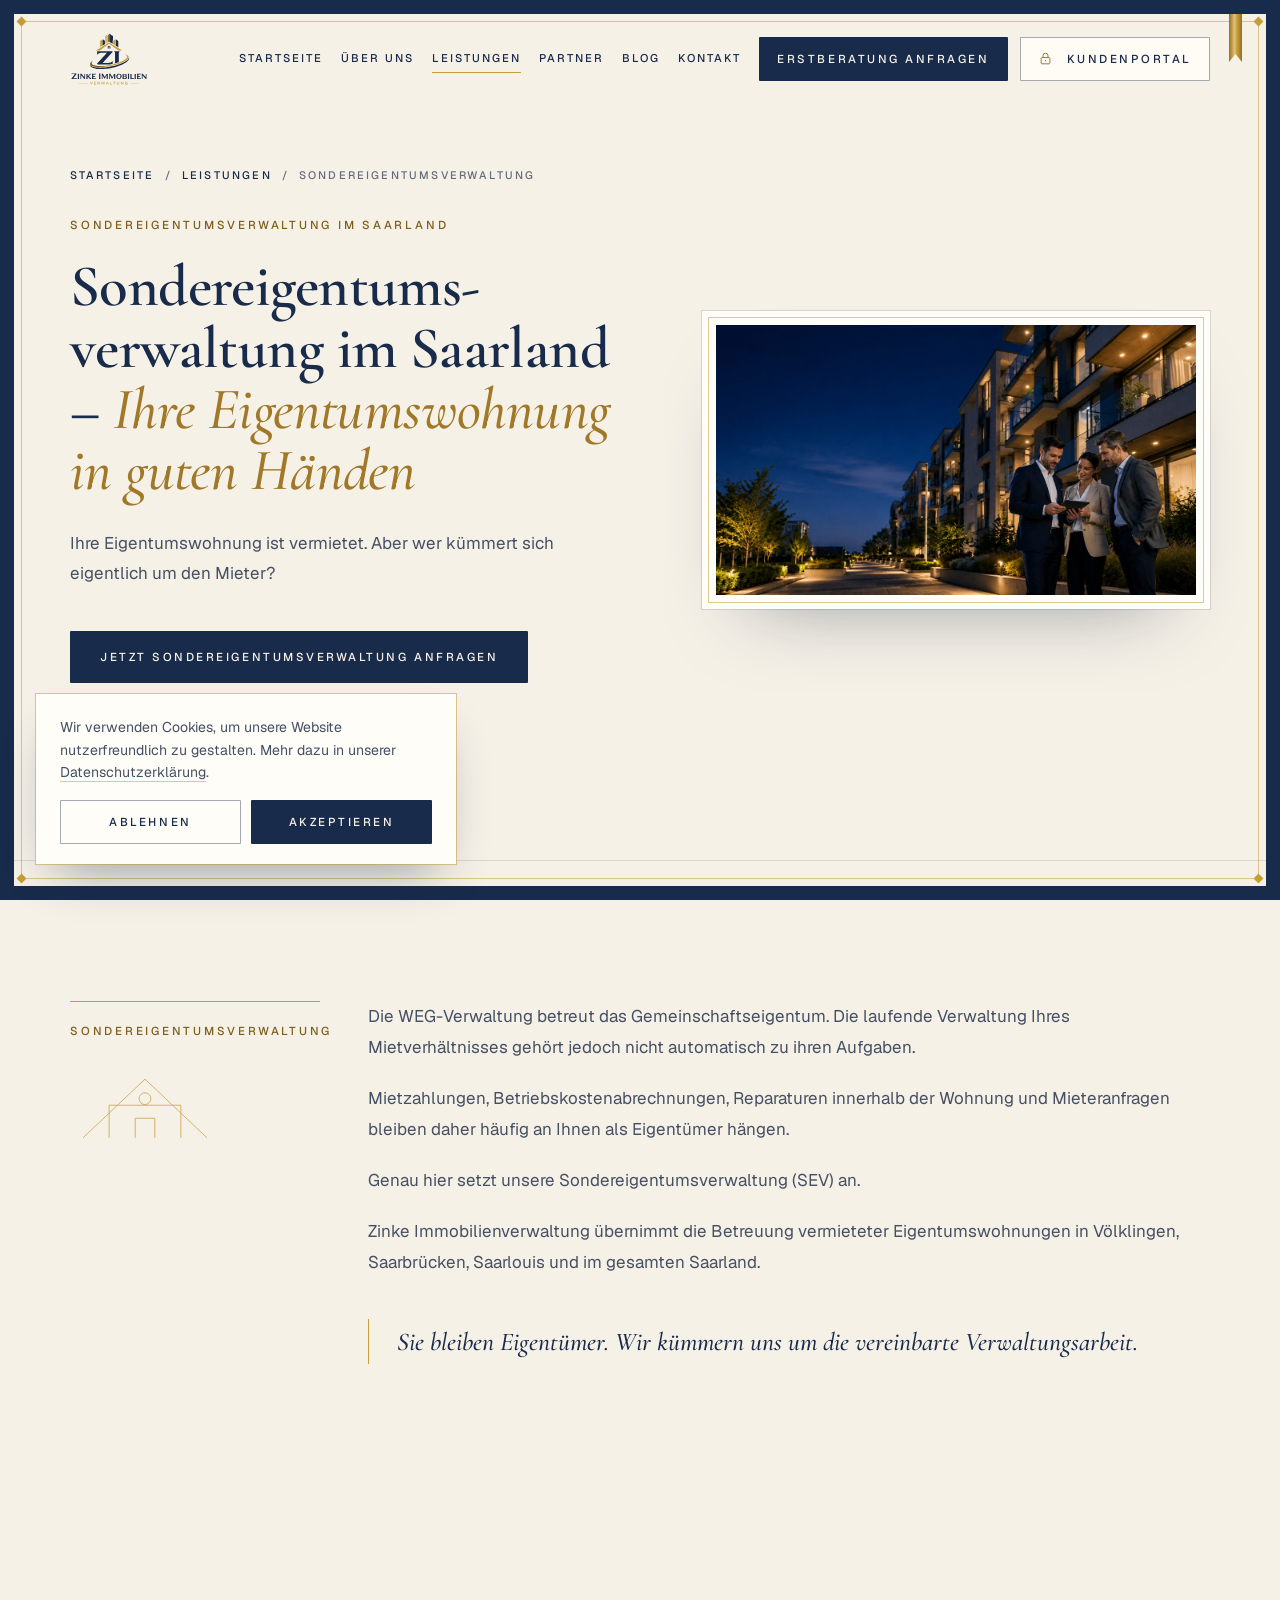
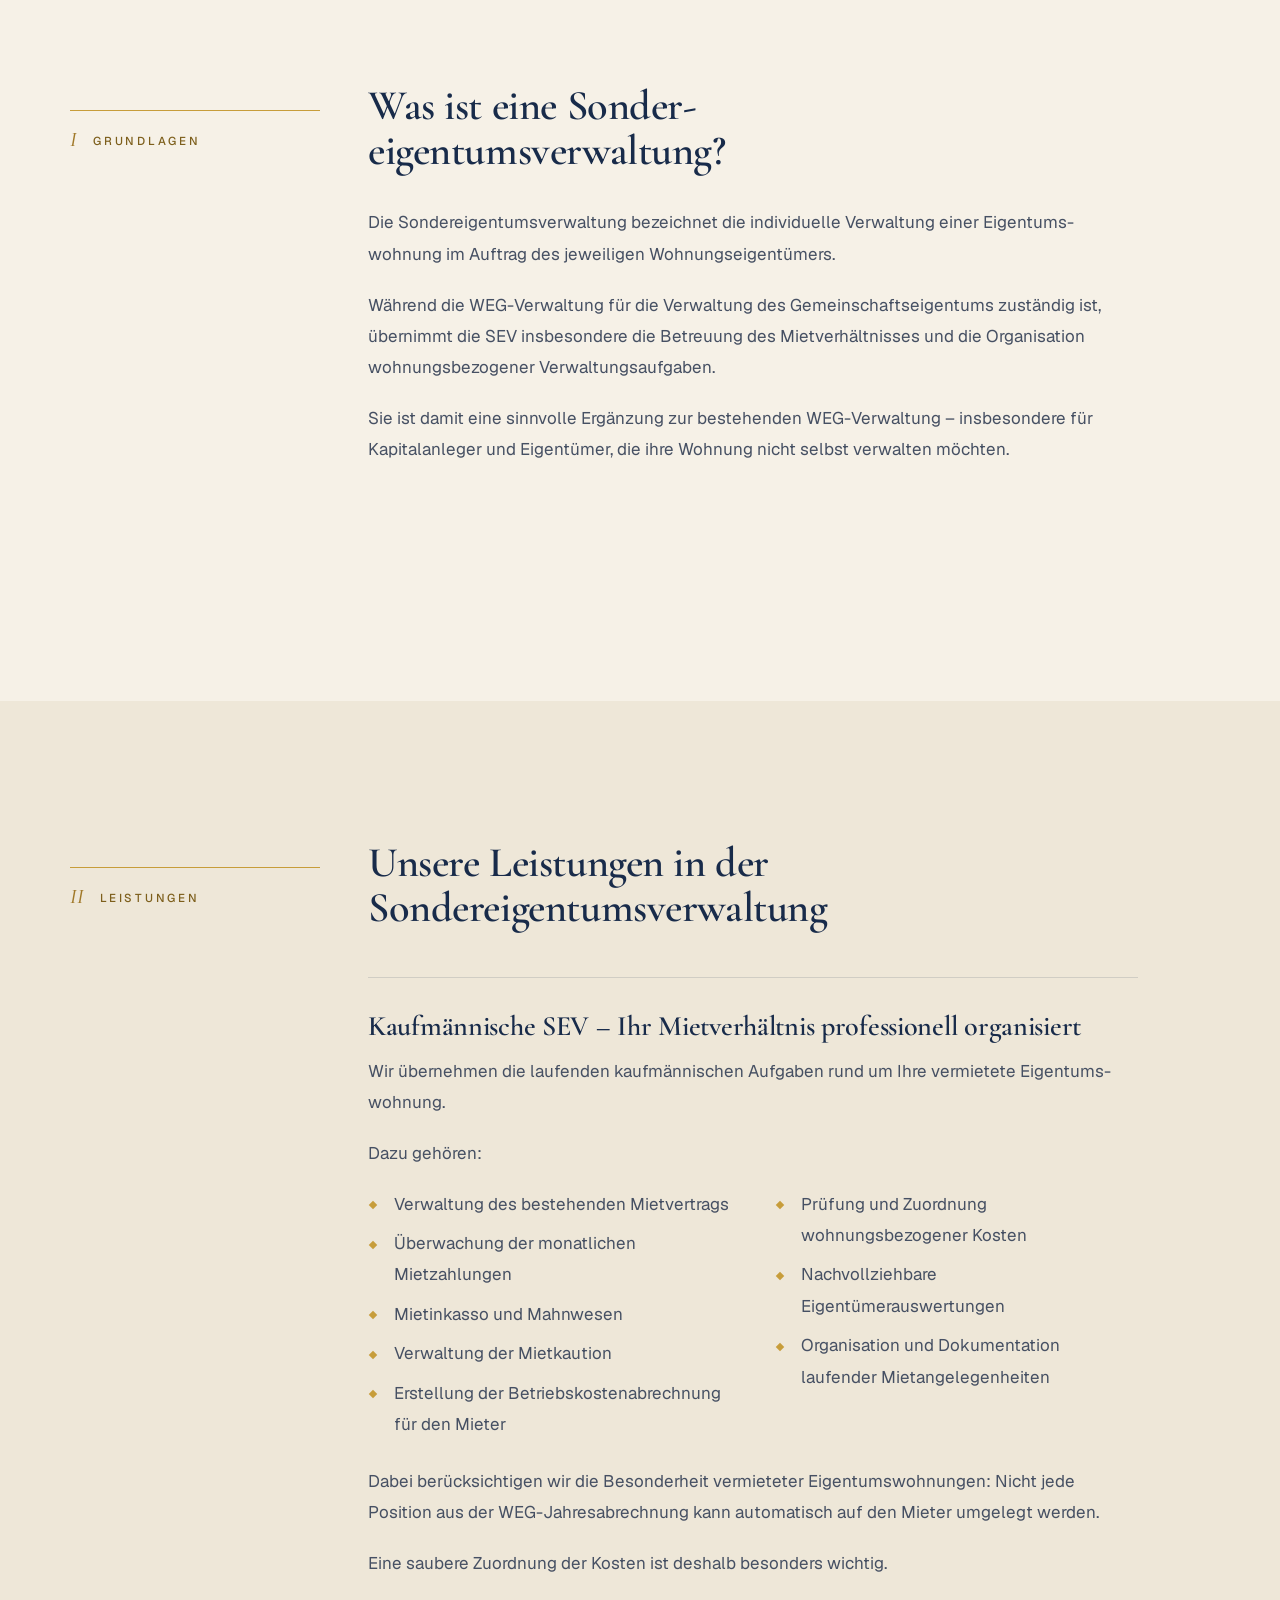
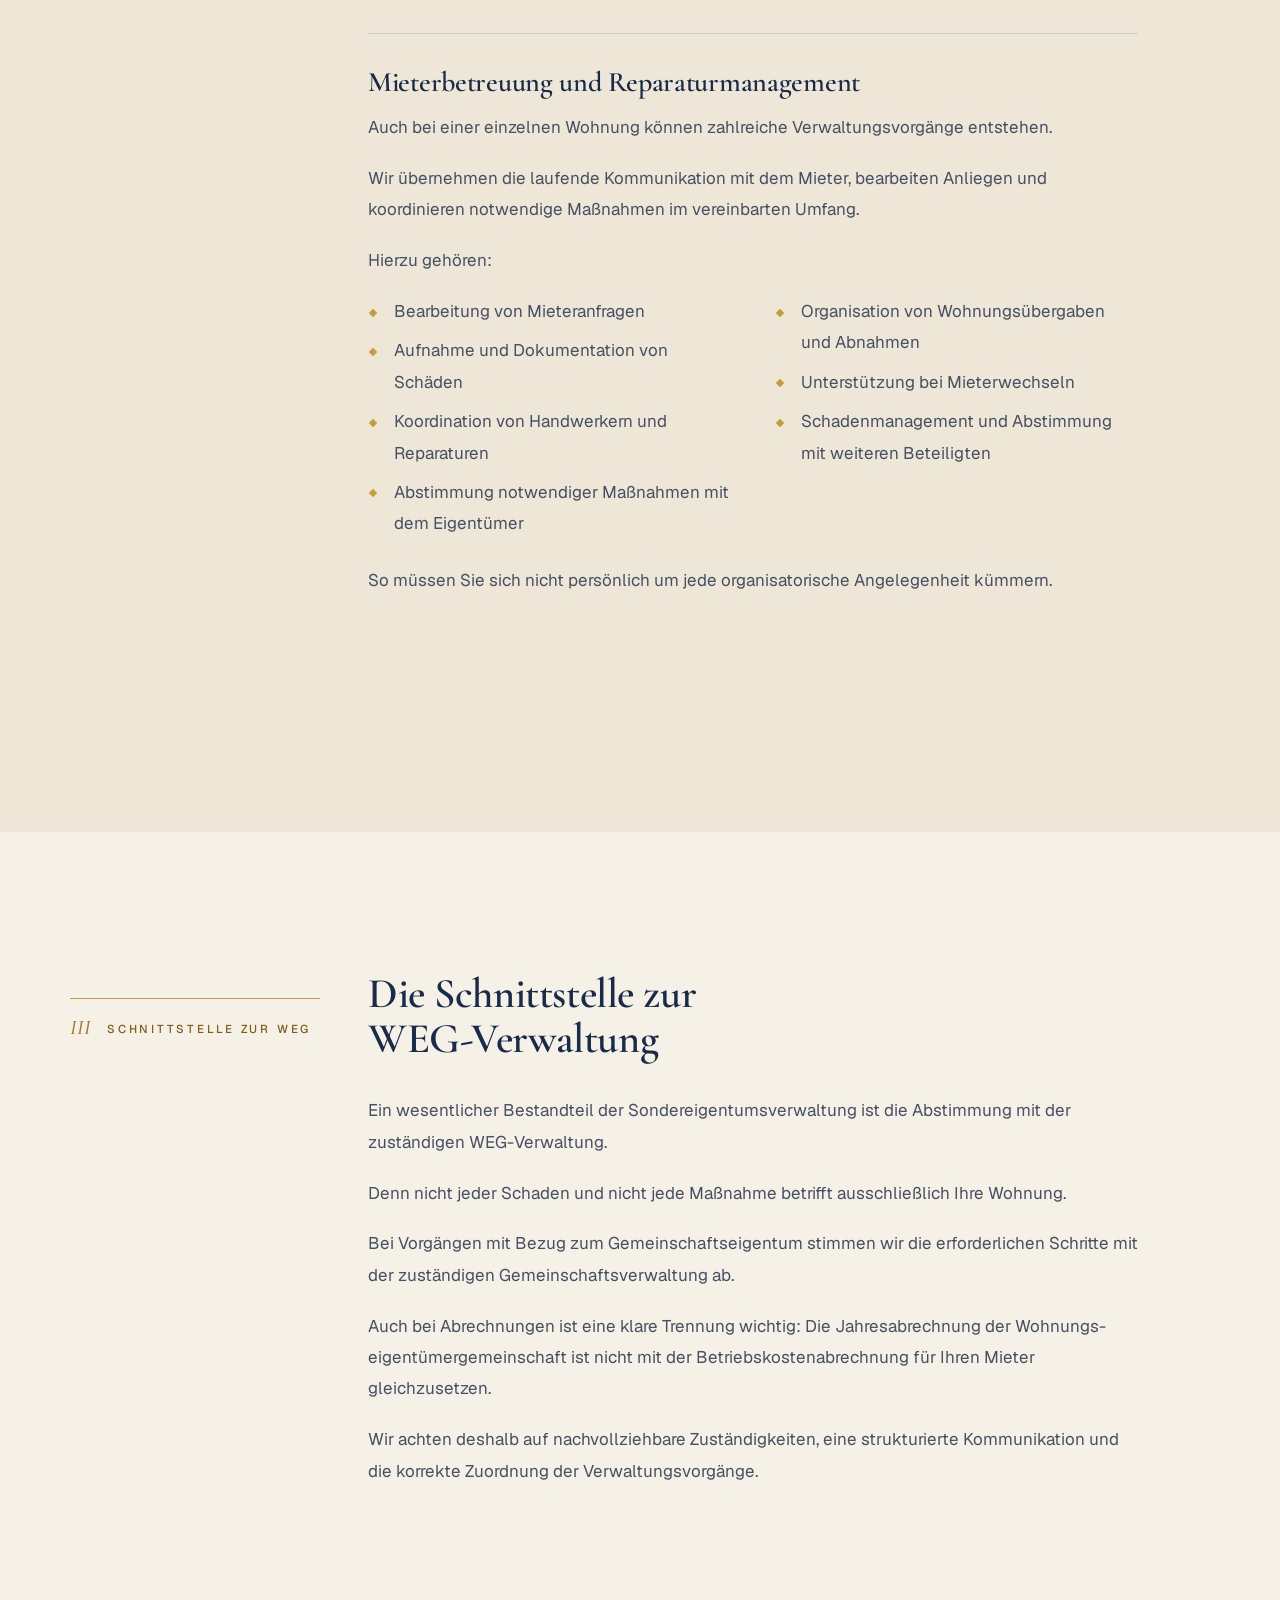
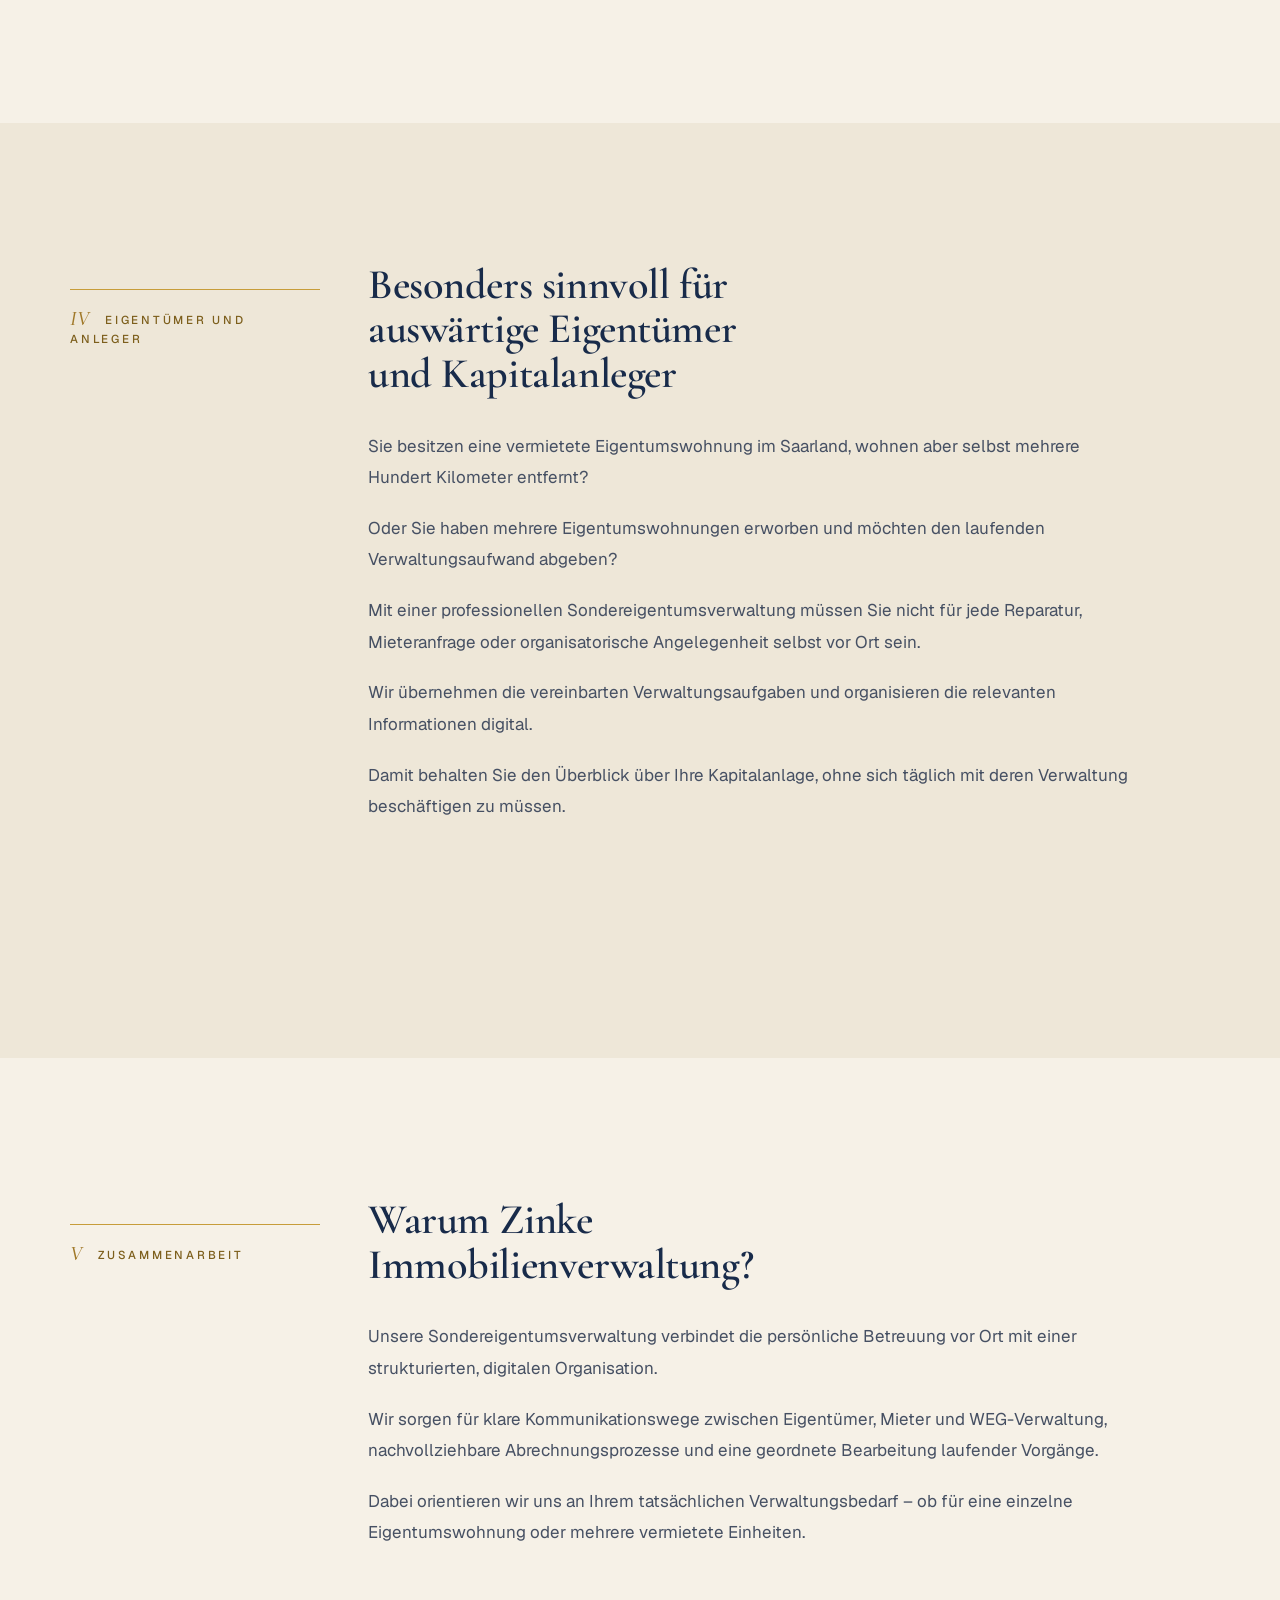
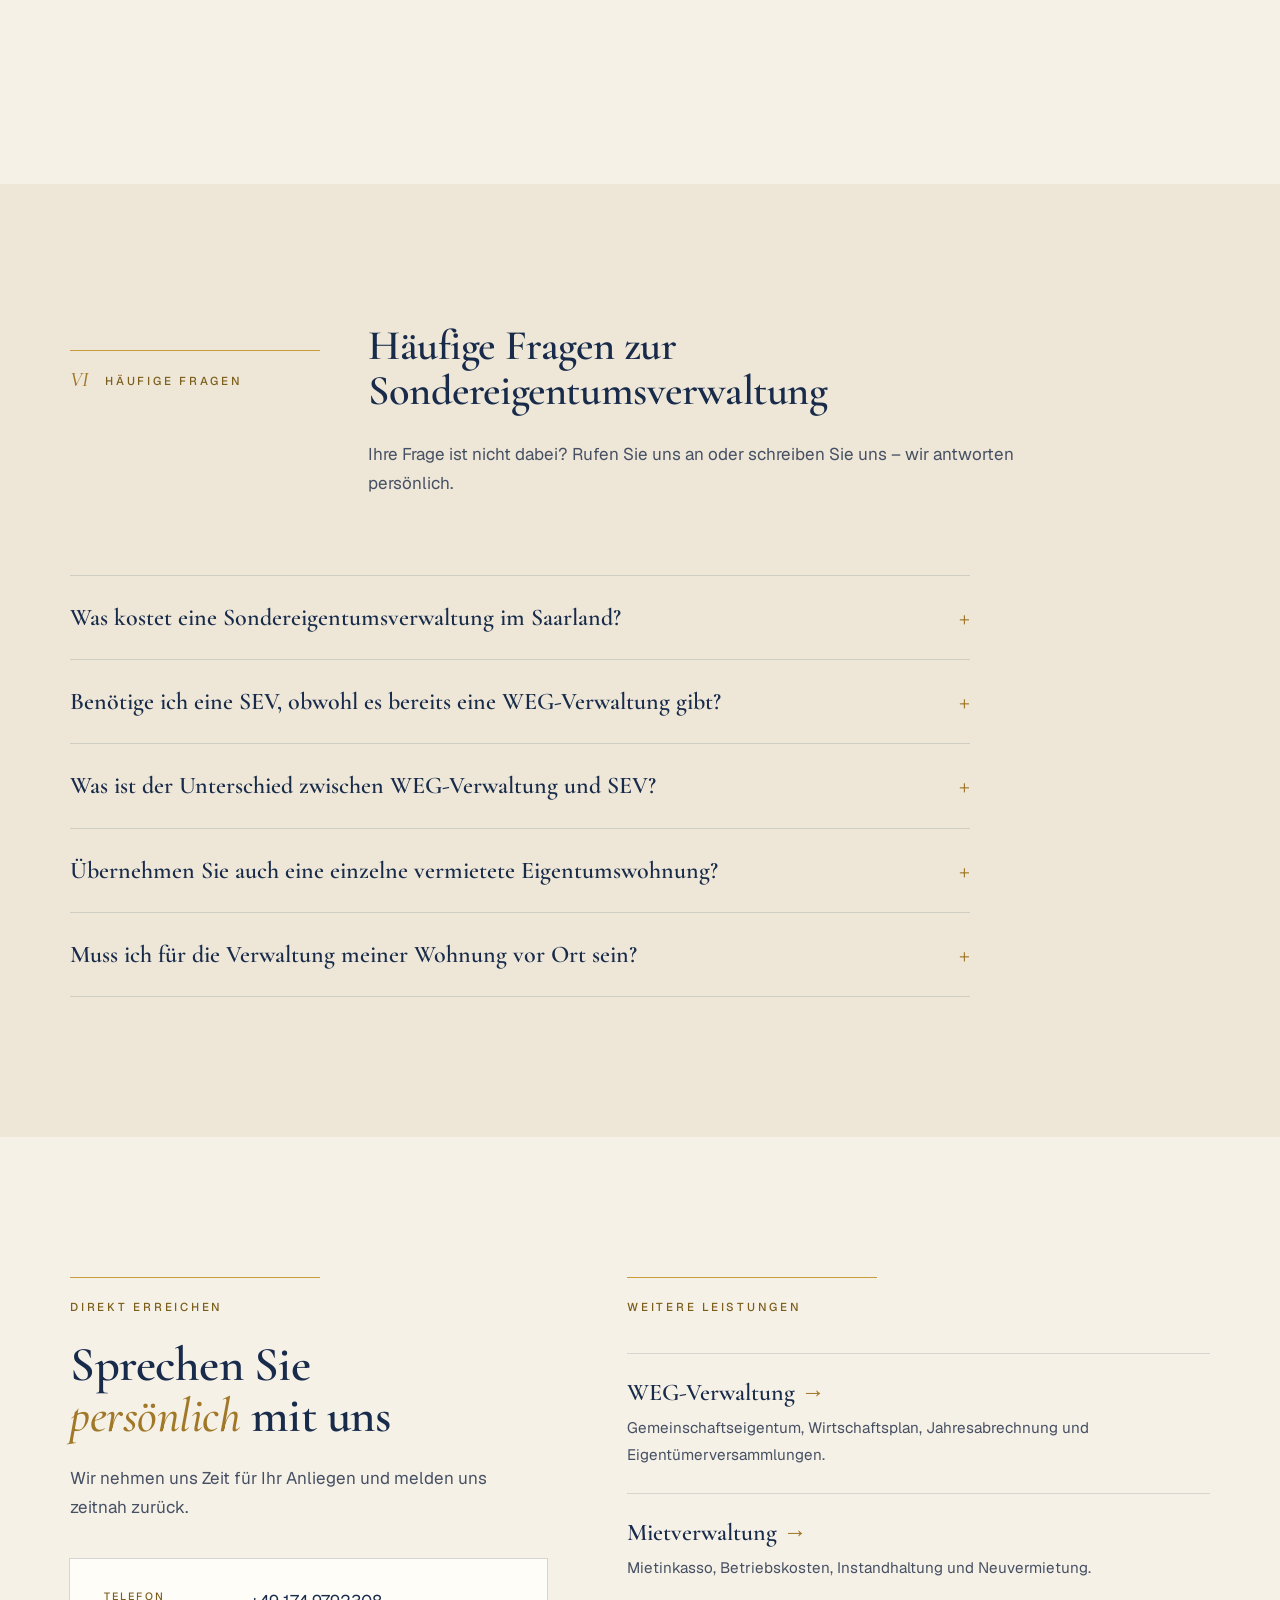
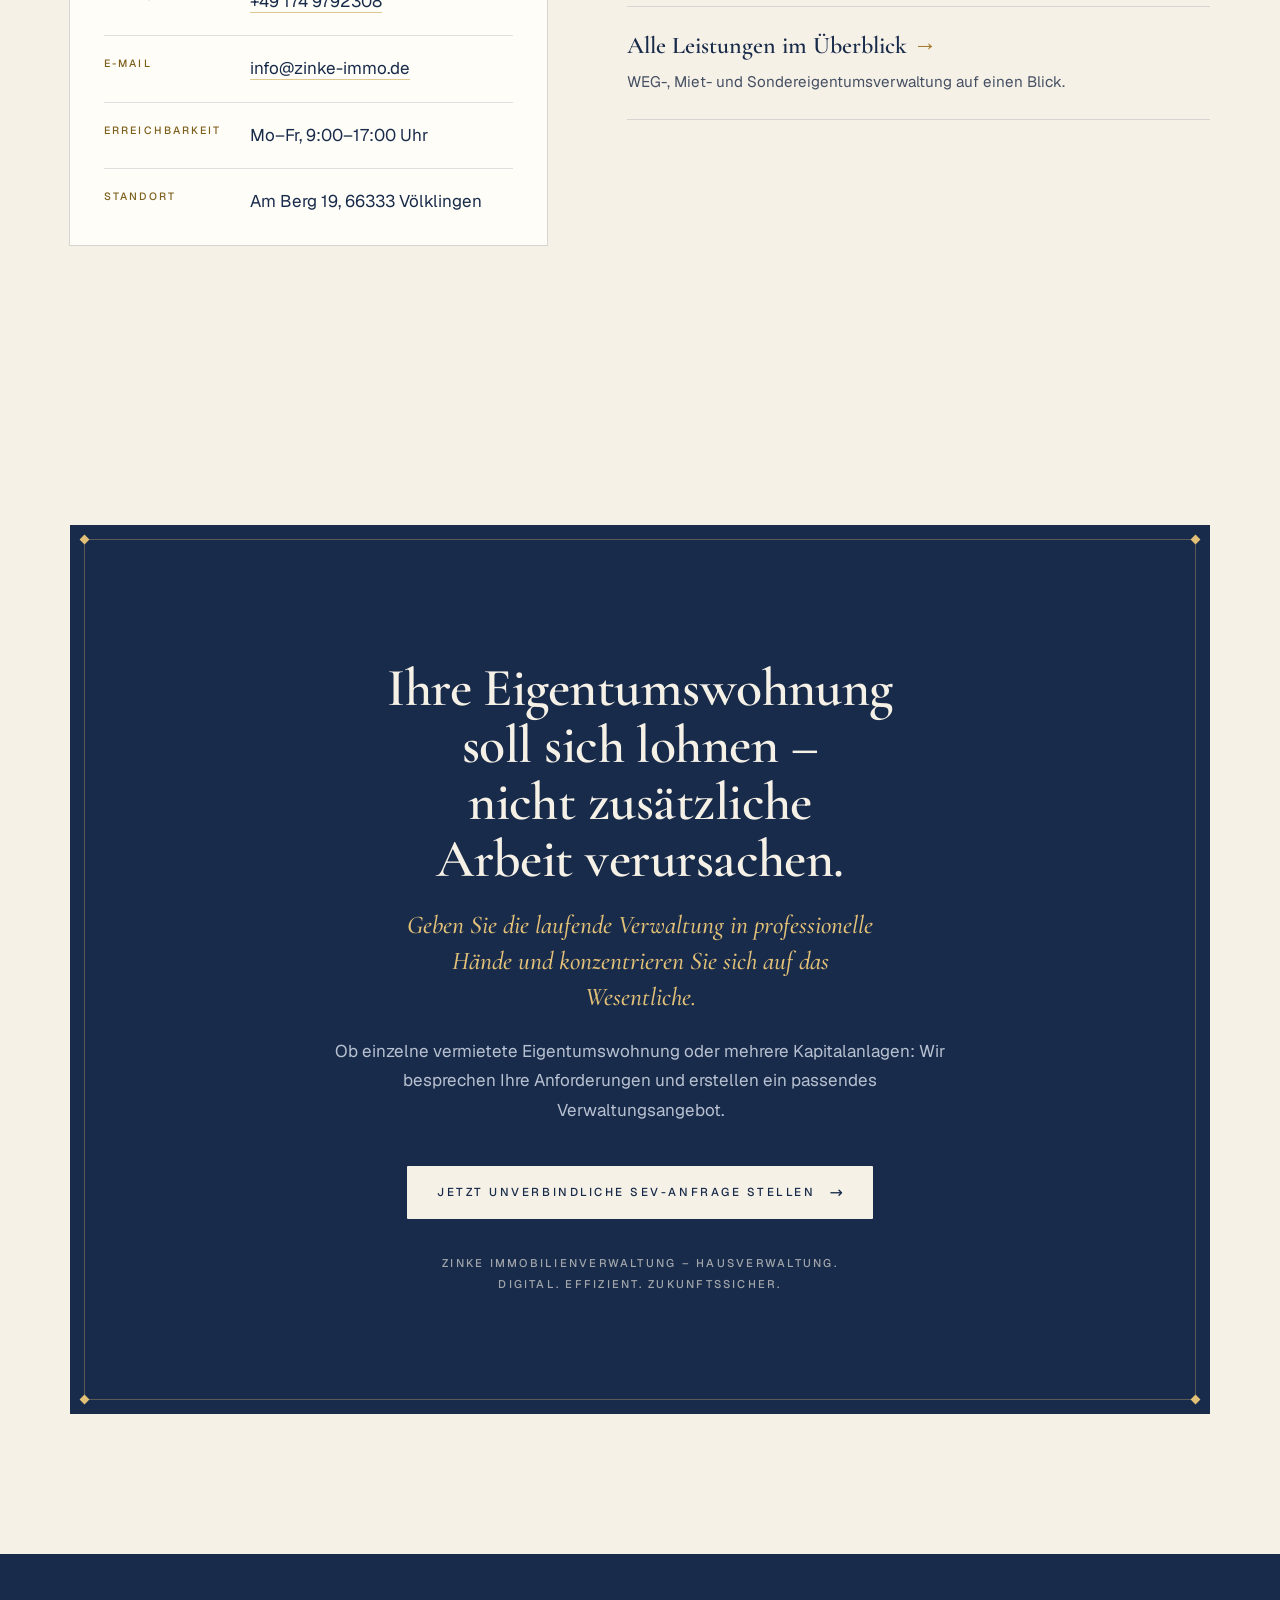
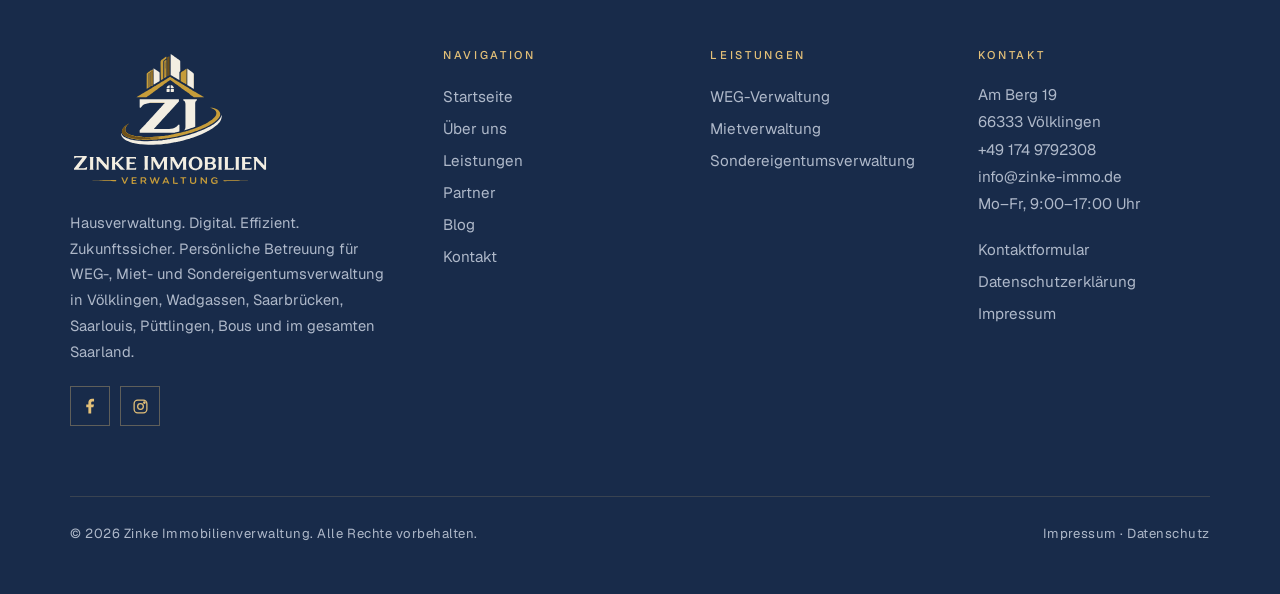
<file: sondereigentumsverwaltung-saarland.html>
<!doctype html>
<html lang="de">
<head>
<meta charset="utf-8">
<meta name="viewport" content="width=device-width, initial-scale=1">
<title>Sondereigentumsverwaltung Saarland | Zinke Immobilienverwaltung</title>
<meta name="description" content="Sondereigentumsverwaltung im Saarland für vermietete Eigentumswohnungen: Mietinkasso, Mieterbetreuung und Reparaturen. Jetzt unverbindlich anfragen.">
<link rel="canonical" href="https://zinke-immo.de/sondereigentumsverwaltung-saarland.html">
<meta property="og:type" content="website">
<meta property="og:site_name" content="Zinke Immobilienverwaltung">
<meta property="og:locale" content="de_DE">
<meta property="og:title" content="Sondereigentumsverwaltung Saarland | Zinke Immobilienverwaltung">
<meta property="og:description" content="Sondereigentumsverwaltung im Saarland für vermietete Eigentumswohnungen: Mietinkasso, Mieterbetreuung und Reparaturen. Jetzt unverbindlich anfragen.">
<meta property="og:url" content="https://zinke-immo.de/sondereigentumsverwaltung-saarland.html">
<meta property="og:image" content="https://zinke-immo.de/assets/img/teilen.jpg">
<meta property="og:image:width" content="1200">
<meta property="og:image:height" content="630">
<meta property="og:image:alt" content="Büro der Zinke Immobilienverwaltung in Völklingen">
<meta name="twitter:card" content="summary_large_image">
<script type="application/ld+json">{"@context":"https://schema.org","@graph":[{"@type":"RealEstateAgent","@id":"https://zinke-immo.de/#organisation","name":"Zinke Immobilienverwaltung","url":"https://zinke-immo.de/","logo":"https://zinke-immo.de/assets/img/logo.png","image":"https://zinke-immo.de/assets/img/teilen.jpg","telephone":"+49-174-9792308","email":"info@zinke-immo.de","priceRange":"Individuelles Angebot","address":{"@type":"PostalAddress","streetAddress":"Am Berg 19","postalCode":"66333","addressLocality":"Völklingen","addressRegion":"Saarland","addressCountry":"DE"},"geo":{"@type":"GeoCoordinates","latitude":49.2403326,"longitude":6.8629202},"areaServed":[{"@type":"City","name":"Völklingen"},{"@type":"City","name":"Wadgassen"},{"@type":"City","name":"Saarbrücken"},{"@type":"City","name":"Saarlouis"},{"@type":"City","name":"Püttlingen"},{"@type":"City","name":"Bous"},{"@type":"State","name":"Saarland"}],"openingHoursSpecification":{"@type":"OpeningHoursSpecification","dayOfWeek":["Monday","Tuesday","Wednesday","Thursday","Friday"],"opens":"09:00","closes":"17:00"},"founder":{"@id":"https://zinke-immo.de/ueber-uns.html#matthias-zinke"},"sameAs":["https://www.facebook.com/share/14e6Dbp4mTi/","https://www.instagram.com/zinke_immobilienverwaltung"]},{"@type":"WebSite","@id":"https://zinke-immo.de/#website","url":"https://zinke-immo.de/","name":"Zinke Immobilienverwaltung","inLanguage":"de-DE","publisher":{"@id":"https://zinke-immo.de/#organisation"}},{"@type":["WebPage","FAQPage"],"@id":"https://zinke-immo.de/sondereigentumsverwaltung-saarland.html#seite","url":"https://zinke-immo.de/sondereigentumsverwaltung-saarland.html","name":"Sondereigentumsverwaltung Saarland | Zinke Immobilienverwaltung","isPartOf":{"@id":"https://zinke-immo.de/#website"},"about":{"@id":"https://zinke-immo.de/#organisation"},"inLanguage":"de-DE","description":"Sondereigentumsverwaltung im Saarland für vermietete Eigentumswohnungen: Mietinkasso, Mieterbetreuung und Reparaturen. Jetzt unverbindlich anfragen.","breadcrumb":{"@id":"https://zinke-immo.de/sondereigentumsverwaltung-saarland.html#brotkrumen"},"mainEntity":[{"@type":"Question","name":"Was kostet eine Sondereigentumsverwaltung im Saarland?","acceptedAnswer":{"@type":"Answer","text":"Die Kosten hängen von der Anzahl der Wohnungen, dem vereinbarten Leistungsumfang und dem Verwaltungsaufwand ab. Wir erstellen auf Grundlage Ihrer Immobilie ein individuelles Angebot."}},{"@type":"Question","name":"Benötige ich eine SEV, obwohl es bereits eine WEG-Verwaltung gibt?","acceptedAnswer":{"@type":"Answer","text":"Nicht zwingend. Die WEG-Verwaltung betreut jedoch nicht automatisch Ihr privates Mietverhältnis. Wenn Sie Mietinkasso, Mieterkommunikation und weitere Aufgaben abgeben möchten, ist eine SEV sinnvoll."}},{"@type":"Question","name":"Was ist der Unterschied zwischen WEG-Verwaltung und SEV?","acceptedAnswer":{"@type":"Answer","text":"Die WEG-Verwaltung betreut das Gemeinschaftseigentum und die Angelegenheiten der Eigentümergemeinschaft. Die SEV übernimmt im Auftrag eines einzelnen Eigentümers insbesondere die Verwaltung seiner vermieteten Wohnung und des zugehörigen Mietverhältnisses."}},{"@type":"Question","name":"Übernehmen Sie auch eine einzelne vermietete Eigentumswohnung?","acceptedAnswer":{"@type":"Answer","text":"Ja. Auch Eigentümer einzelner Wohnungen können bei uns eine Anfrage stellen. Wir prüfen individuell, welcher Verwaltungsumfang erforderlich und wirtschaftlich sinnvoll ist."}},{"@type":"Question","name":"Muss ich für die Verwaltung meiner Wohnung vor Ort sein?","acceptedAnswer":{"@type":"Answer","text":"Nein. Viele Verwaltungsaufgaben lassen sich durch eine regionale Verwaltung und digitale Kommunikation organisieren. Bei Entscheidungen, die Ihre Zustimmung erfordern, stimmen wir uns entsprechend mit Ihnen ab."}}],"primaryImageOfPage":{"@type":"ImageObject","url":"https://zinke-immo.de/assets/img/team-beratung.jpg"}},{"@type":"BreadcrumbList","@id":"https://zinke-immo.de/sondereigentumsverwaltung-saarland.html#brotkrumen","itemListElement":[{"@type":"ListItem","position":1,"name":"Startseite","item":"https://zinke-immo.de/"},{"@type":"ListItem","position":2,"name":"Leistungen","item":"https://zinke-immo.de/leistungen.html"},{"@type":"ListItem","position":3,"name":"Sondereigentumsverwaltung","item":"https://zinke-immo.de/sondereigentumsverwaltung-saarland.html"}]},{"@type":"Service","@id":"https://zinke-immo.de/sondereigentumsverwaltung-saarland.html#leistung","name":"Sondereigentumsverwaltung im Saarland","serviceType":"Sondereigentumsverwaltung","description":"Sondereigentumsverwaltung im Saarland für vermietete Eigentumswohnungen: Mietinkasso, Mieterbetreuung und Reparaturen. Jetzt unverbindlich anfragen.","provider":{"@id":"https://zinke-immo.de/#organisation"},"areaServed":[{"@type":"City","name":"Völklingen"},{"@type":"City","name":"Wadgassen"},{"@type":"City","name":"Saarbrücken"},{"@type":"City","name":"Saarlouis"},{"@type":"City","name":"Püttlingen"},{"@type":"City","name":"Bous"},{"@type":"State","name":"Saarland"}],"url":"https://zinke-immo.de/sondereigentumsverwaltung-saarland.html"}]}</script>
<meta name="theme-color" content="#182B4A">
<link rel="icon" href="assets/img/emblem.svg" type="image/svg+xml">
<link rel="preload" href="assets/fonts/CormorantGaramond-500i.woff2" as="font" type="font/woff2" crossorigin>
<link rel="preload" href="assets/fonts/CormorantGaramond-500.woff2" as="font" type="font/woff2" crossorigin>
<link rel="stylesheet" href="assets/fonts.css">
<link rel="stylesheet" href="assets/site.css">

</head>
<body>
<a class="skip-link" href="#inhalt">Zum Inhalt springen</a>

<div class="frame" aria-hidden="true"><i class="d1"></i><i class="d2"></i><i class="d3"></i><i class="d4"></i></div>
<button class="ribbon" type="button" aria-label="Nach oben"></button>
<header class="top" id="top">
  <div class="wrap top-in">
    <a class="logo" href="index.html" aria-label="Zinke Immobilienverwaltung – Startseite"><img src="assets/img/logo.svg" alt="Zinke Immobilien Verwaltung" width="79" height="54"></a>
    <nav class="nav nav--6" aria-label="Hauptnavigation"><a class="l" href="index.html">Startseite</a><a class="l" href="ueber-uns.html">Über uns</a><a class="l" href="leistungen.html" aria-current="page">Leistungen</a><a class="l" href="partner.html">Partner</a><a class="l" href="blog/">Blog</a><a class="l" href="kontakt.html">Kontakt</a><a class="btn btn-p" href="kontakt.html#kontakt-form">Erstberatung anfragen</a><a class="btn btn-s btn-portal" href="https://portal.donexus.de/auth" target="_blank" rel="noopener" aria-label="Kundenportal (öffnet in neuem Fenster)"><svg class="ic" viewBox="0 0 24 24" fill="none" stroke="currentColor" stroke-width="1.6" aria-hidden="true"><rect x="5" y="10.5" width="14" height="10" rx="1.5"/><path d="M8 10.5V7.5a4 4 0 0 1 8 0v3M12 14.5v2"/></svg>Kundenportal</a></nav>
    <button class="menu-btn" type="button" aria-expanded="false" aria-controls="menu"><i></i>Menü</button>
  </div>
</header>
<div class="menu" id="menu" hidden role="dialog" aria-modal="true" aria-label="Menü">
  <button class="m-close" type="button">Schließen</button>
  <nav aria-label="Menü"><a class="m" href="index.html">Startseite</a><a class="m" href="ueber-uns.html">Über uns</a><a class="m" href="leistungen.html" aria-current="page">Leistungen</a><a class="m" href="partner.html">Partner</a><a class="m" href="blog/">Blog</a><a class="m" href="kontakt.html">Kontakt</a></nav>
  <p class="m-meta">Am Berg 19 · 66333 Völklingen<br><a href="tel:+491749792308">+49 174 9792308</a> · <a href="mailto:info@zinke-immo.de">info@zinke-immo.de</a></p>
  <div class="m-cta"><a class="btn btn-c" href="kontakt.html#kontakt-form">Erstberatung anfragen</a><a class="btn btn-o btn-portal" href="https://portal.donexus.de/auth" target="_blank" rel="noopener" aria-label="Kundenportal (öffnet in neuem Fenster)"><svg class="ic" viewBox="0 0 24 24" fill="none" stroke="currentColor" stroke-width="1.6" aria-hidden="true"><rect x="5" y="10.5" width="14" height="10" rx="1.5"/><path d="M8 10.5V7.5a4 4 0 0 1 8 0v3M12 14.5v2"/></svg>Kundenportal</a></div>
</div>
<main id="inhalt">
<section class="ph">
  <div class="wrap ph-in">
    <div class="ph-txt">
      <nav class="crumbs" aria-label="Brotkrumen"><a href="index.html">Startseite</a><span>/</span><a href="leistungen.html">Leistungen</a><span>/</span><span>Sondereigentumsverwaltung</span></nav>
      <p class="lab">Sondereigentumsverwaltung im Saarland</p>
      <h1>Sonder&shy;eigentums&shy;verwaltung im Saarland – <em class="it">Ihre Eigentums&shy;wohnung in guten Händen</em></h1>
      <p class="lead">Ihre Eigentumswohnung ist vermietet. Aber wer kümmert sich eigentlich um den Mieter?</p>
      <div class="cta"><a class="btn btn-p" href="kontakt.html#kontakt-form">Jetzt Sondereigentumsverwaltung anfragen</a><a class="btn btn-s" href="tel:+491749792308">+49 174 9792308</a></div>
    </div>
    <figure class="mat ph-img"><img src="assets/img/team-beratung.jpg" alt="Beratungsgespräch mit Eigentümern bei Zinke Immobilienverwaltung" width="1200" height="675" fetchpriority="high"></figure>
  </div>
</section>

<section class="sec"><div class="wrap lv"><div class="lv-side rv"><p class="lab lab-line">Sondereigentumsverwaltung</p><svg class="line-art" viewBox="0 0 230 160" aria-hidden="true"><path d="M20 150L115 60l95 90"/><path d="M60 150v-50h110v50"/><path d="M100 150v-30h30v30"/><circle cx="115" cy="90" r="9"/></svg></div><div class="rv d1 post prose"><p>Die WEG-Verwaltung betreut das Gemeinschafts&shy;eigentum. Die laufende Verwaltung Ihres Mietverhältnisses gehört jedoch nicht automatisch zu ihren Aufgaben.</p>
<p>Mietzahlungen, Betriebs&shy;kosten&shy;abrechnungen, Reparaturen innerhalb der Wohnung und Mieteranfragen bleiben daher häufig an Ihnen als Eigentümer hängen.</p>
<p>Genau hier setzt unsere Sonder&shy;eigentums&shy;verwaltung (SEV) an.</p>
<p>Zinke Immobilien&shy;verwaltung übernimmt die Betreuung vermieteter Eigentums&shy;wohnungen in Völklingen, Saarbrücken, Saarlouis und im gesamten Saarland.</p>
<blockquote><p>Sie bleiben Eigentümer. Wir kümmern uns um die vereinbarte Verwaltungsarbeit.</p></blockquote></div></div></section>

<section class="sec"><div class="wrap"><div class="head head--t rv"><p class="lab"><span class="no">I</span>Grundlagen</p><div><h2>Was ist eine Sonder&shy;eigentums&shy;verwaltung?</h2><div class="post prose"><p>Die Sonder&shy;eigentums&shy;verwaltung bezeichnet die individuelle Verwaltung einer Eigentums&shy;wohnung im Auftrag des jeweiligen Wohnungs&shy;eigentümers.</p>
<p>Während die WEG-Verwaltung für die Verwaltung des Gemeinschafts&shy;eigentums zuständig ist, übernimmt die SEV insbesondere die Betreuung des Mietverhältnisses und die Organisation wohnungsbezogener Verwaltungsaufgaben.</p>
<p>Sie ist damit eine sinnvolle Ergänzung zur bestehenden WEG-Verwaltung – insbesondere für Kapitalanleger und Eigentümer, die ihre Wohnung nicht selbst verwalten möchten.</p></div></div></div></div></section>

<section class="sec alt" id=leistungsumfang><div class="wrap"><div class="head head--t rv"><p class="lab"><span class="no">II</span>Leistungen</p><div><h2>Unsere Leistungen in der Sonder&shy;eigentums&shy;verwaltung</h2><div class="post prose"><h3>Kaufmännische SEV – Ihr Mietverhältnis professionell organisiert</h3>
<p>Wir übernehmen die laufenden kaufmännischen Aufgaben rund um Ihre vermietete Eigentums&shy;wohnung.</p>
<p>Dazu gehören:</p>
<ul><li>Verwaltung des bestehenden Mietvertrags</li><li>Überwachung der monatlichen Mietzahlungen</li><li>Mietinkasso und Mahnwesen</li><li>Verwaltung der Mietkaution</li><li>Erstellung der Betriebs&shy;kosten&shy;abrechnung für den Mieter</li><li>Prüfung und Zuordnung wohnungsbezogener Kosten</li><li>Nachvollziehbare Eigentümerauswertungen</li><li>Organisation und Dokumentation laufender Mietangelegenheiten</li></ul>
<p>Dabei berücksichtigen wir die Besonderheit vermieteter Eigentums&shy;wohnungen: Nicht jede Position aus der WEG-Jahres&shy;abrechnung kann automatisch auf den Mieter umgelegt werden.</p>
<p>Eine saubere Zuordnung der Kosten ist deshalb besonders wichtig.</p><h3>Mieterbetreuung und Reparaturmanagement</h3>
<p>Auch bei einer einzelnen Wohnung können zahlreiche Verwaltungsvorgänge entstehen.</p>
<p>Wir übernehmen die laufende Kommunikation mit dem Mieter, bearbeiten Anliegen und koordinieren notwendige Maßnahmen im vereinbarten Umfang.</p>
<p>Hierzu gehören:</p>
<ul><li>Bearbeitung von Mieteranfragen</li><li>Aufnahme und Dokumentation von Schäden</li><li>Koordination von Handwerkern und Reparaturen</li><li>Abstimmung notwendiger Maßnahmen mit dem Eigentümer</li><li>Organisation von Wohnungs&shy;übergaben und Abnahmen</li><li>Unterstützung bei Mieterwechseln</li><li>Schadenmanagement und Abstimmung mit weiteren Beteiligten</li></ul>
<p>So müssen Sie sich nicht persönlich um jede organisatorische Angelegenheit kümmern.</p></div></div></div></div></section>

<section class="sec"><div class="wrap"><div class="head head--t rv"><p class="lab"><span class="no">III</span>Schnittstelle zur WEG</p><div><h2>Die Schnittstelle zur WEG-Verwaltung</h2><div class="post prose"><p>Ein wesentlicher Bestandteil der Sonder&shy;eigentums&shy;verwaltung ist die Abstimmung mit der zuständigen WEG-Verwaltung.</p>
<p>Denn nicht jeder Schaden und nicht jede Maßnahme betrifft ausschließlich Ihre Wohnung.</p>
<p>Bei Vorgängen mit Bezug zum Gemeinschafts&shy;eigentum stimmen wir die erforderlichen Schritte mit der zuständigen Gemeinschafts&shy;verwaltung ab.</p>
<p>Auch bei Abrechnungen ist eine klare Trennung wichtig: Die Jahres&shy;abrechnung der Wohnungs&shy;eigentümer&shy;gemeinschaft ist nicht mit der Betriebs&shy;kosten&shy;abrechnung für Ihren Mieter gleichzusetzen.</p>
<p>Wir achten deshalb auf nachvollziehbare Zuständigkeiten, eine strukturierte Kommunikation und die korrekte Zuordnung der Verwaltungsvorgänge.</p></div></div></div></div></section>

<section class="sec alt"><div class="wrap"><div class="head head--t rv"><p class="lab"><span class="no">IV</span>Eigentümer und Anleger</p><div><h2>Besonders sinnvoll für auswärtige Eigentümer und Kapitalanleger</h2><div class="post prose"><p>Sie besitzen eine vermietete Eigentums&shy;wohnung im Saarland, wohnen aber selbst mehrere Hundert Kilometer entfernt?</p>
<p>Oder Sie haben mehrere Eigentums&shy;wohnungen erworben und möchten den laufenden Verwaltungs&shy;aufwand abgeben?</p>
<p>Mit einer professionellen Sonder&shy;eigentums&shy;verwaltung müssen Sie nicht für jede Reparatur, Mieteranfrage oder organisatorische Angelegenheit selbst vor Ort sein.</p>
<p>Wir übernehmen die vereinbarten Verwaltungsaufgaben und organisieren die relevanten Informationen digital.</p>
<p>Damit behalten Sie den Überblick über Ihre Kapitalanlage, ohne sich täglich mit deren Verwaltung beschäftigen zu müssen.</p></div></div></div></div></section>

<section class="sec"><div class="wrap"><div class="head head--t rv"><p class="lab"><span class="no">V</span>Zusammenarbeit</p><div><h2>Warum Zinke Immobilien&shy;verwaltung?</h2><div class="post prose"><p>Unsere Sonder&shy;eigentums&shy;verwaltung verbindet die persönliche Betreuung vor Ort mit einer strukturierten, digitalen Organisation.</p>
<p>Wir sorgen für klare Kommunikationswege zwischen Eigentümer, Mieter und WEG-Verwaltung, nachvollziehbare Abrechnungsprozesse und eine geordnete Bearbeitung laufender Vorgänge.</p>
<p>Dabei orientieren wir uns an Ihrem tatsächlichen Verwaltungsbedarf – ob für eine einzelne Eigentums&shy;wohnung oder mehrere vermietete Einheiten.</p></div></div></div></div></section>

<section class="sec alt" id="fragen"><div class="wrap"><div class="head head--t rv"><p class="lab"><span class="no">VI</span>Häufige Fragen</p><div><h2>Häufige Fragen zur Sonder&shy;eigentums&shy;verwaltung</h2><p>Ihre Frage ist nicht dabei? Rufen Sie uns an oder schreiben Sie uns – wir antworten persönlich.</p></div></div><div class="faq rv"><details><summary>Was kostet eine Sondereigentumsverwaltung im Saarland?</summary><div class="a"><p>Die Kosten hängen von der Anzahl der Wohnungen, dem vereinbarten Leistungsumfang und dem Verwaltungs&shy;aufwand ab. Wir erstellen auf Grundlage Ihrer Immobilie ein individuelles Angebot.</p></div></details><details><summary>Benötige ich eine SEV, obwohl es bereits eine WEG-Verwaltung gibt?</summary><div class="a"><p>Nicht zwingend. Die WEG-Verwaltung betreut jedoch nicht automatisch Ihr privates Mietverhältnis. Wenn Sie Mietinkasso, Mieterkommunikation und weitere Aufgaben abgeben möchten, ist eine SEV sinnvoll.</p></div></details><details><summary>Was ist der Unterschied zwischen WEG-Verwaltung und SEV?</summary><div class="a"><p>Die WEG-Verwaltung betreut das Gemeinschafts&shy;eigentum und die Angelegenheiten der Eigentümer&shy;gemeinschaft. Die SEV übernimmt im Auftrag eines einzelnen Eigentümers insbesondere die Verwaltung seiner vermieteten Wohnung und des zugehörigen Mietverhältnisses.</p></div></details><details><summary>Übernehmen Sie auch eine einzelne vermietete Eigentumswohnung?</summary><div class="a"><p>Ja. Auch Eigentümer einzelner Wohnungen können bei uns eine Anfrage stellen. Wir prüfen individuell, welcher Verwaltungsumfang erforderlich und wirtschaftlich sinnvoll ist.</p></div></details><details><summary>Muss ich für die Verwaltung meiner Wohnung vor Ort sein?</summary><div class="a"><p>Nein. Viele Verwaltungsaufgaben lassen sich durch eine regionale Verwaltung und digitale Kommunikation organisieren. Bei Entscheidungen, die Ihre Zustimmung erfordern, stimmen wir uns entsprechend mit Ihnen ab.</p></div></details></div></div></section>

<section class="sec">
  <div class="wrap kontakt">
    <div class="rv">
      <p class="lab lab-line">Direkt erreichen</p>
      <h2>Sprechen Sie <em class="it">persönlich</em> mit uns</h2>
      <p>Wir nehmen uns Zeit für Ihr Anliegen und melden uns zeitnah zurück.</p>
      <div class="card-v"><dl>
        <div><dt>Telefon</dt><dd><a href="tel:+491749792308">+49 174 9792308</a></dd></div>
        <div><dt>E-Mail</dt><dd><a href="mailto:info@zinke-immo.de">info@zinke-immo.de</a></dd></div>
        <div><dt>Erreichbarkeit</dt><dd>Mo–Fr, 9:00–17:00 Uhr</dd></div>
        <div><dt>Standort</dt><dd>Am Berg 19, 66333 Völklingen</dd></div>
      </dl></div>
    </div>
    <div class="rv d1">
      <p class="lab lab-line">Weitere Leistungen</p>
      <ul class="mehr"><li><a href="weg-verwaltung-saarland.html">WEG-Verwaltung <span class="ar">→</span></a><p>Gemeinschaftseigentum, Wirtschaftsplan, Jahresabrechnung und Eigentümerversammlungen.</p></li><li><a href="mietverwaltung-saarland.html">Mietverwaltung <span class="ar">→</span></a><p>Mietinkasso, Betriebskosten, Instandhaltung und Neuvermietung.</p></li><li><a href="leistungen.html">Alle Leistungen im Überblick <span class="ar">→</span></a><p>WEG-, Miet- und Sondereigentumsverwaltung auf einen Blick.</p></li></ul>
    </div>
  </div>
</section>

<section class="final">
  <div class="wrap">
    <div class="panel panel--t rv"><i class="k k1"></i><i class="k k2"></i><i class="k k3"></i><i class="k k4"></i>
      <h2>Ihre Eigentums&shy;wohnung soll sich lohnen – nicht zusätzliche Arbeit verursachen.</h2>
      <p class="fq">Geben Sie die laufende Verwaltung in professionelle Hände und konzentrieren Sie sich auf das Wesentliche.</p><p class="">Ob einzelne vermietete Eigentums&shy;wohnung oder mehrere Kapitalanlagen: Wir besprechen Ihre Anforderungen und erstellen ein passendes Verwaltungsangebot.</p>
      <div class="row"><a class="btn btn-c" href="kontakt.html#kontakt-form">Jetzt unverbindliche SEV-Anfrage stellen <span class="ar">→</span></a></div>
      <p class="sig">Zinke Immobilienverwaltung – Hausverwaltung. Digital. Effizient. Zukunftssicher.</p>
    </div>
  </div>
</section>
</main>
<footer class="foot-w">
  <div class="wrap foot">
    <div class="f-brand">
      <img class="f-logo" src="assets/img/logo-hell.svg" alt="Zinke Immobilien Verwaltung" width="200" height="138" loading="lazy">
      <p>Hausverwaltung. Digital. Effizient. Zukunftssicher. Persönliche Betreuung für WEG-, Miet- und Sondereigentumsverwaltung in Völklingen, Wadgassen, Saarbrücken, Saarlouis, Püttlingen, Bous und im gesamten Saarland.</p>
      <div class="social"><a href="https://www.facebook.com/share/14e6Dbp4mTi/" target="_blank" rel="noopener" aria-label="Facebook"><svg viewBox="0 0 24 24" fill="currentColor" aria-hidden="true"><path d="M13 22v-9h3l1-4h-4V7c0-1.1.4-2 2-2h2V1.2C16.6 1 15.3 1 14.2 1 11.2 1 9 2.9 9 6.4V9H6v4h3v9h4z"/></svg></a><a href="https://www.instagram.com/zinke_immobilienverwaltung?igsh=eHhsZ20zb2loZHpu" target="_blank" rel="noopener" aria-label="Instagram"><svg viewBox="0 0 24 24" fill="none" stroke="currentColor" stroke-width="1.8" aria-hidden="true"><rect x="3" y="3" width="18" height="18" rx="5"/><circle cx="12" cy="12" r="4"/><circle cx="17.5" cy="6.5" r="1" fill="currentColor"/></svg></a></div>
    </div>
    <div><h4>Navigation</h4><ul><li><a href="index.html">Startseite</a></li><li><a href="ueber-uns.html">Über uns</a></li><li><a href="leistungen.html">Leistungen</a></li><li><a href="partner.html">Partner</a></li><li><a href="blog/">Blog</a></li><li><a href="kontakt.html">Kontakt</a></li></ul></div>
    <div><h4>Leistungen</h4><ul><li><a href="weg-verwaltung-saarland.html">WEG-Verwaltung</a></li><li><a href="mietverwaltung-saarland.html">Mietverwaltung</a></li><li><a href="sondereigentumsverwaltung-saarland.html">Sondereigentumsverwaltung</a></li></ul></div>
    <div><h4>Kontakt</h4>
      <p class="addr">Am Berg 19<br>66333 Völklingen<br><a href="tel:+491749792308">+49 174 9792308</a><br><a href="mailto:info@zinke-immo.de">info@zinke-immo.de</a><br>Mo–Fr, 9:00–17:00 Uhr</p>
      <ul><li><a href="kontakt.html#kontakt-form">Kontaktformular</a></li><li><a href="datenschutz.html">Datenschutzerklärung</a></li><li><a href="impressum.html">Impressum</a></li></ul></div>
  </div>
  <div class="wrap f-bar"><span>© 2026 Zinke Immobilienverwaltung. Alle Rechte vorbehalten.</span><span><a href="impressum.html">Impressum</a> · <a href="datenschutz.html">Datenschutz</a></span></div>
</footer>
<div class="cookie" id="cookie-banner" hidden role="region" aria-label="Cookie-Hinweis">
  <p>Wir verwenden Cookies, um unsere Website nutzerfreundlich zu gestalten. Mehr dazu in unserer <a href="datenschutz.html">Datenschutzerklärung</a>.</p>
  <div class="row"><button class="btn btn-s" type="button" data-action="declined">Ablehnen</button><button class="btn btn-p" type="button" data-action="accepted">Akzeptieren</button></div>
</div>

<script src="assets/site.js" defer></script>
</body>
</html>
</file>
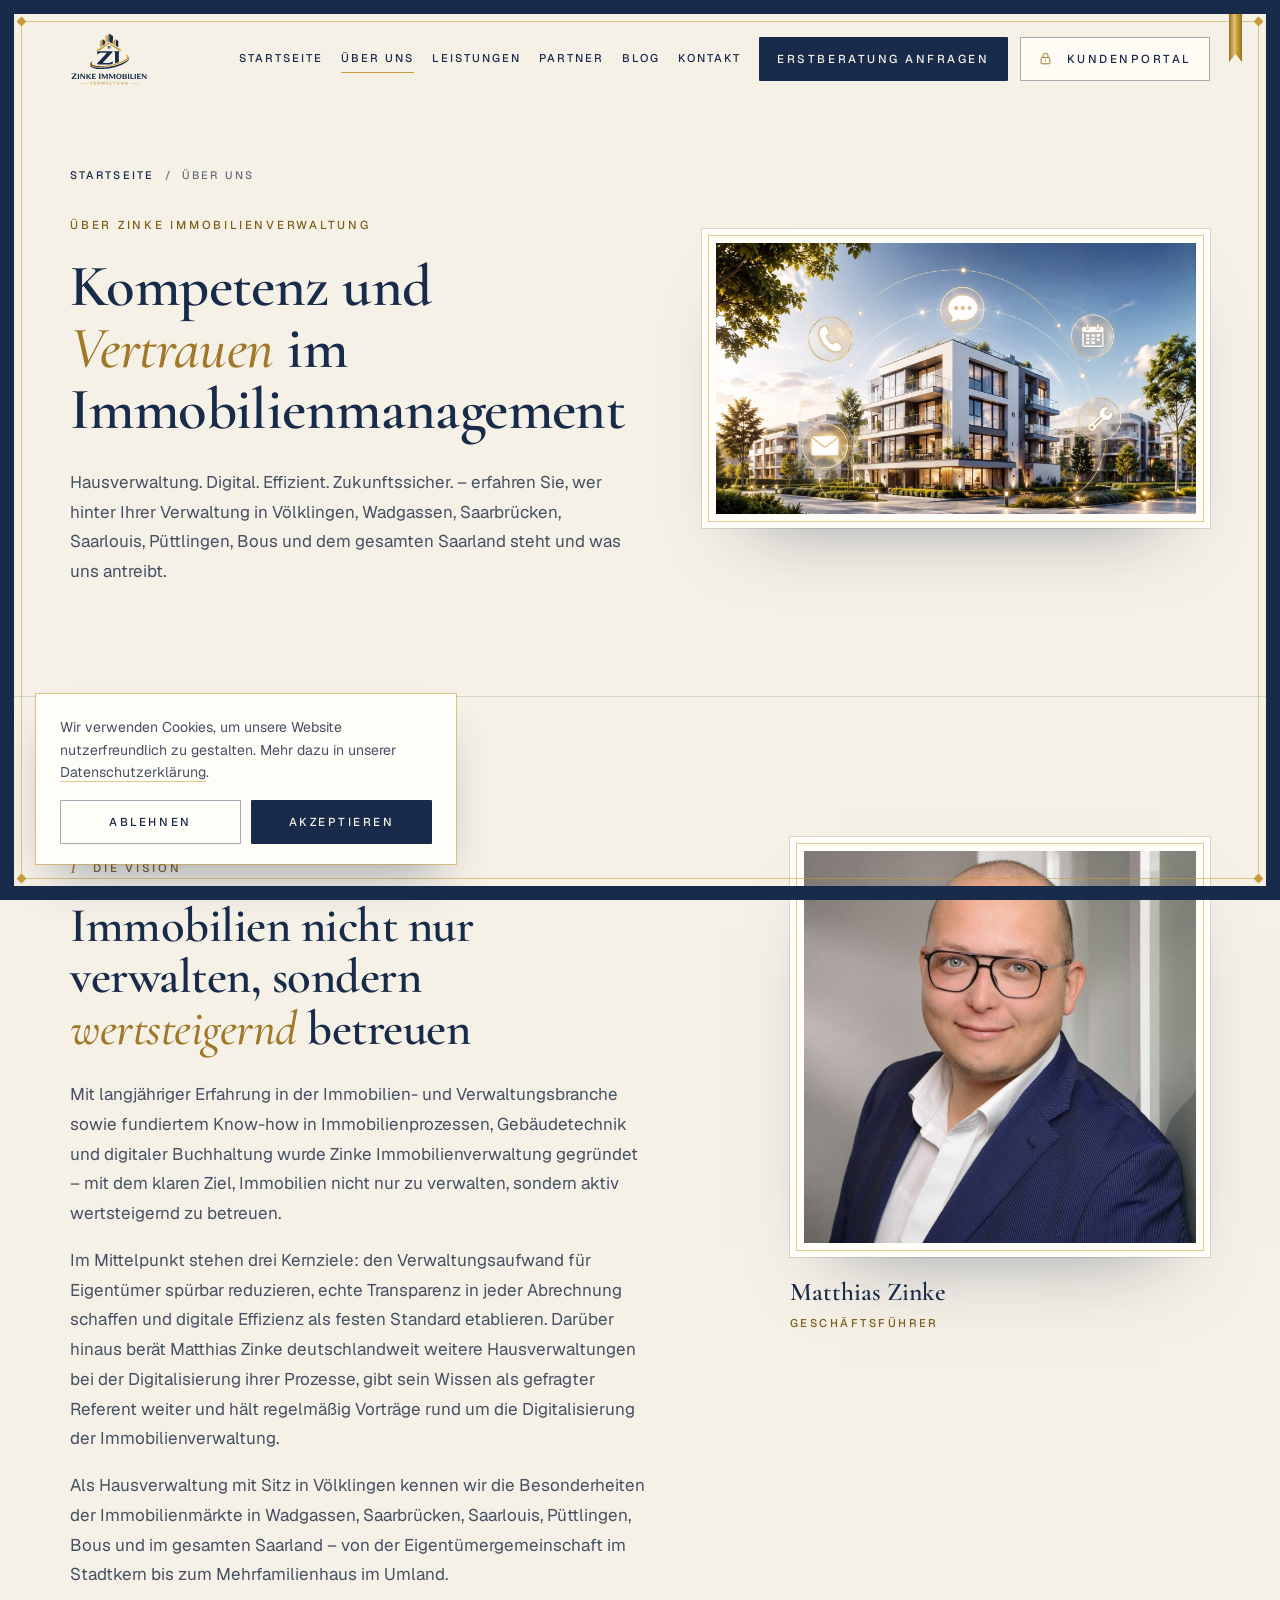
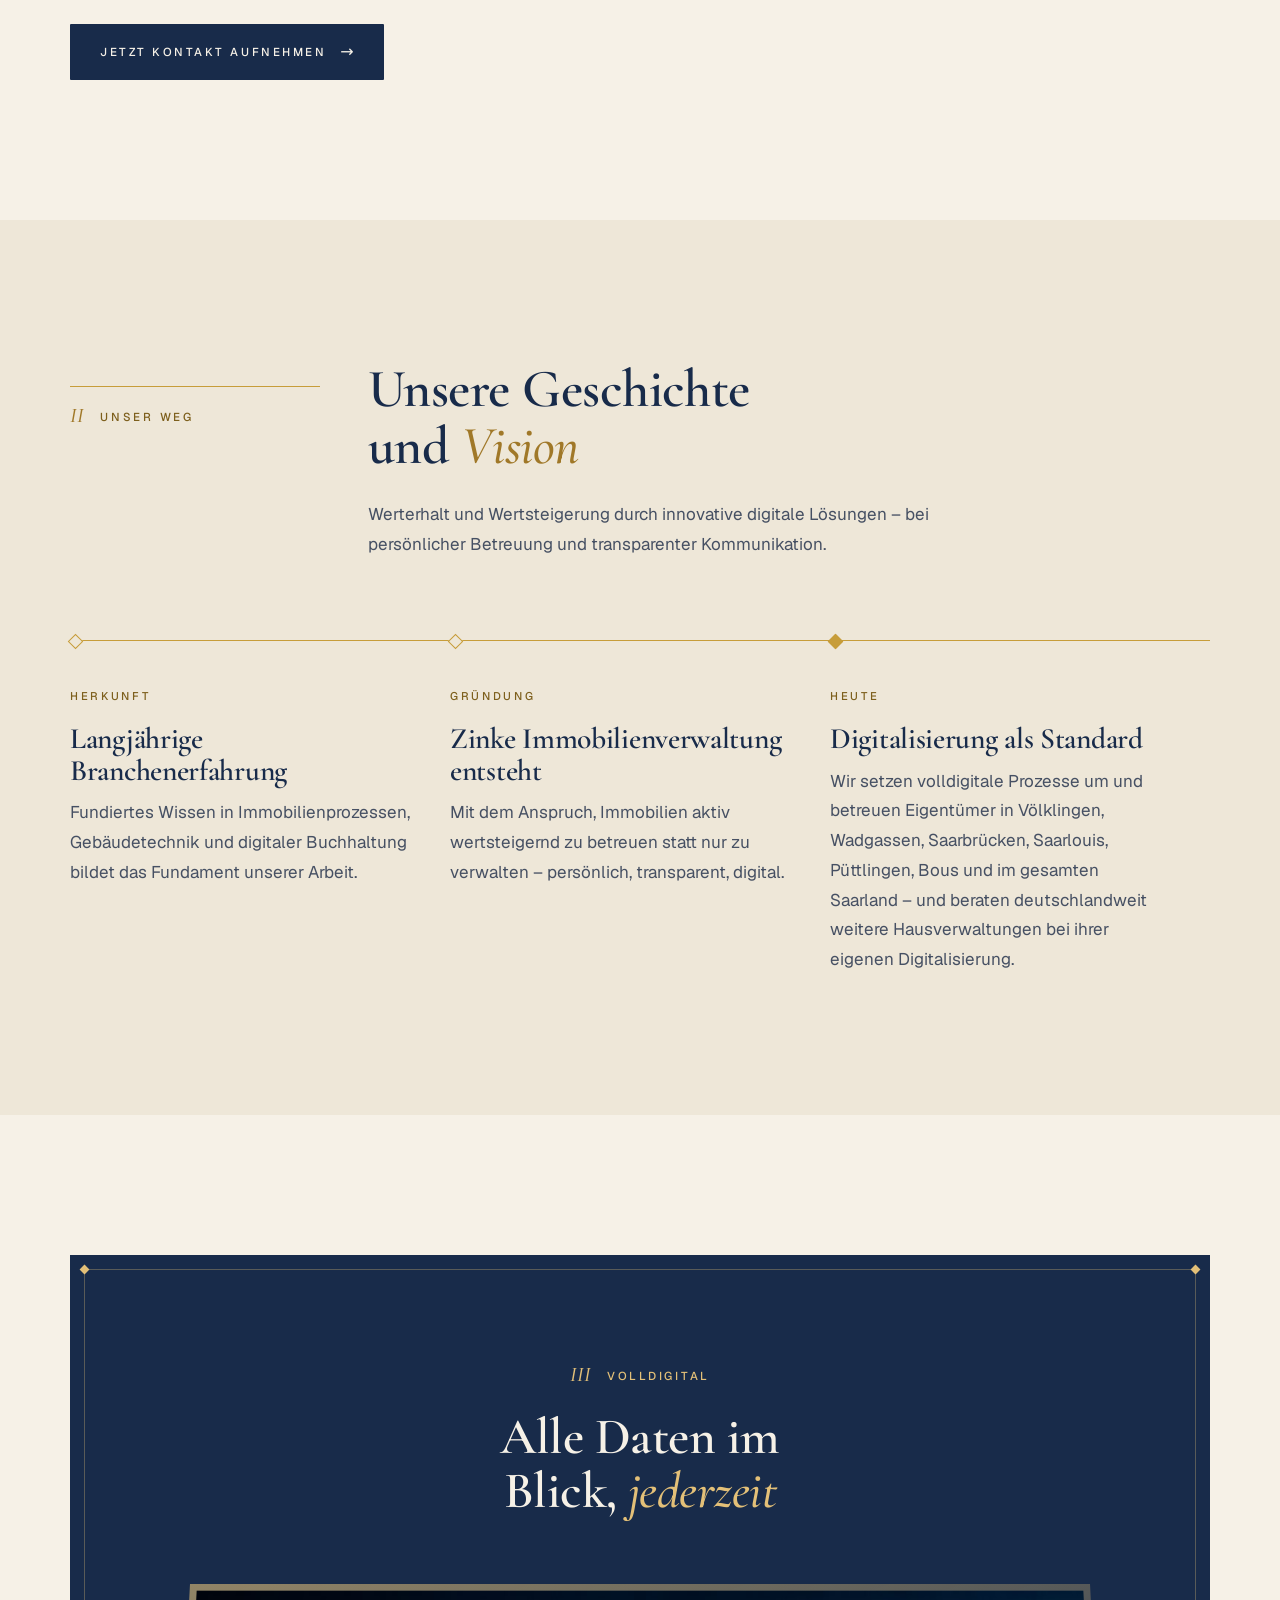
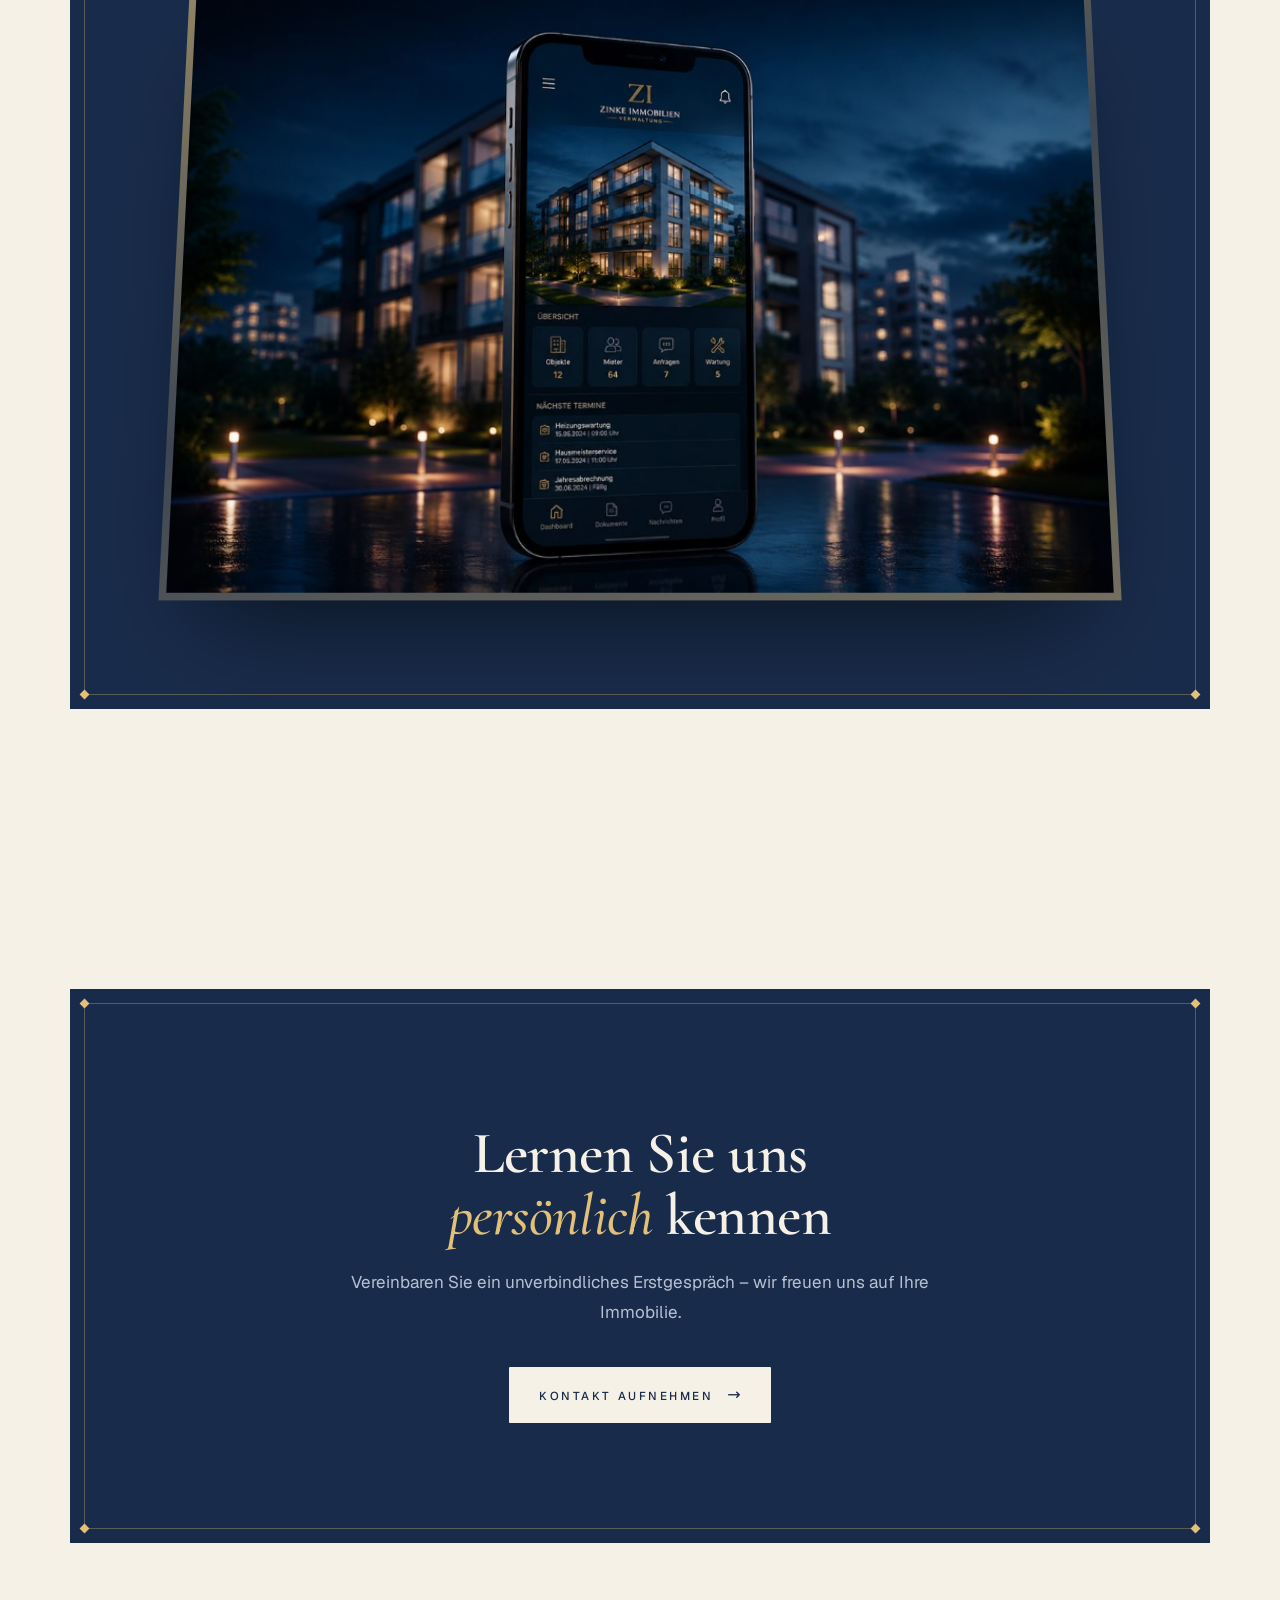
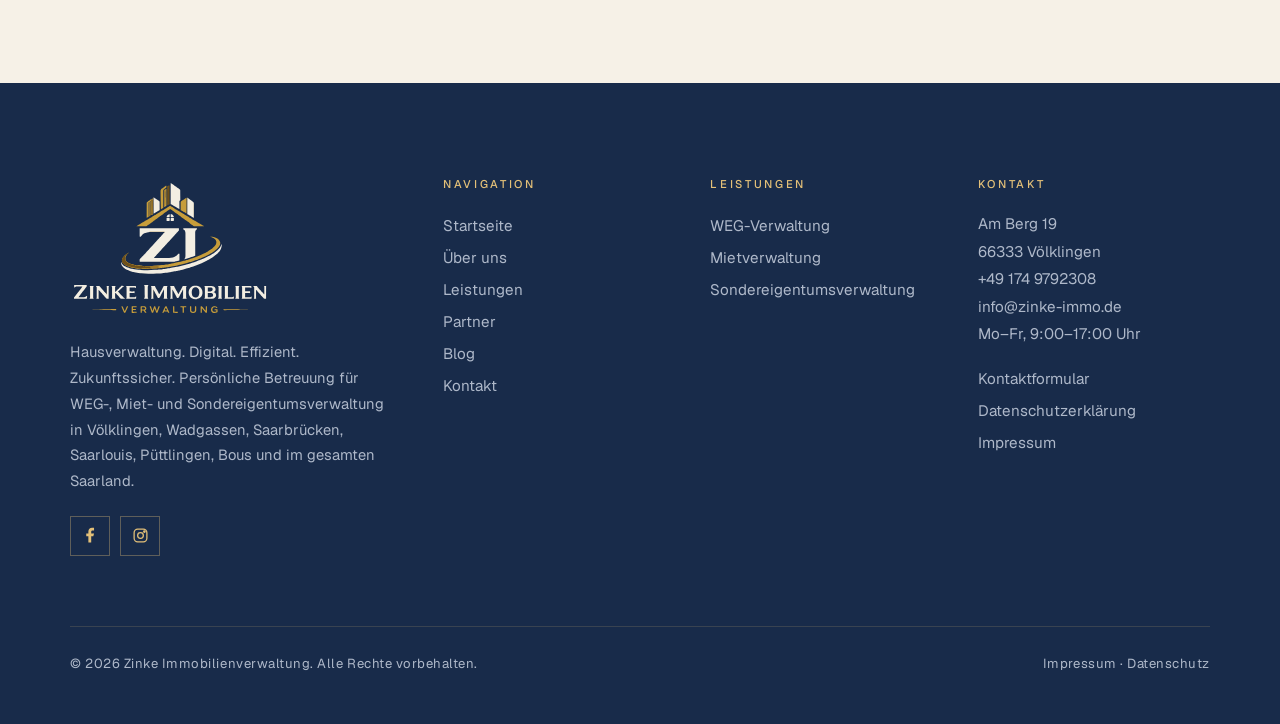
<file: ueber-uns.html>
<!doctype html>
<html lang="de">
<head>
<meta charset="utf-8">
<meta name="viewport" content="width=device-width, initial-scale=1">
<title>Über uns | Hausverwaltung Völklingen – Zinke Immobilienverwaltung</title>
<meta name="description" content="Zinke Immobilienverwaltung aus Völklingen: langjährige Erfahrung, volldigitale Prozesse und persönliche Betreuung im gesamten Saarland.">
<link rel="canonical" href="https://zinke-immo.de/ueber-uns.html">
<meta property="og:type" content="website">
<meta property="og:site_name" content="Zinke Immobilienverwaltung">
<meta property="og:locale" content="de_DE">
<meta property="og:title" content="Über uns | Hausverwaltung Völklingen – Zinke Immobilienverwaltung">
<meta property="og:description" content="Zinke Immobilienverwaltung aus Völklingen: langjährige Erfahrung, volldigitale Prozesse und persönliche Betreuung im gesamten Saarland.">
<meta property="og:url" content="https://zinke-immo.de/ueber-uns.html">
<meta property="og:image" content="https://zinke-immo.de/assets/img/teilen.jpg">
<meta property="og:image:width" content="1200">
<meta property="og:image:height" content="630">
<meta property="og:image:alt" content="Büro der Zinke Immobilienverwaltung in Völklingen">
<meta name="twitter:card" content="summary_large_image">
<script type="application/ld+json">{"@context":"https://schema.org","@graph":[{"@type":"RealEstateAgent","@id":"https://zinke-immo.de/#organisation","name":"Zinke Immobilienverwaltung","url":"https://zinke-immo.de/","logo":"https://zinke-immo.de/assets/img/logo.png","image":"https://zinke-immo.de/assets/img/teilen.jpg","telephone":"+49-174-9792308","email":"info@zinke-immo.de","priceRange":"Individuelles Angebot","address":{"@type":"PostalAddress","streetAddress":"Am Berg 19","postalCode":"66333","addressLocality":"Völklingen","addressRegion":"Saarland","addressCountry":"DE"},"geo":{"@type":"GeoCoordinates","latitude":49.2403326,"longitude":6.8629202},"areaServed":[{"@type":"City","name":"Völklingen"},{"@type":"City","name":"Wadgassen"},{"@type":"City","name":"Saarbrücken"},{"@type":"City","name":"Saarlouis"},{"@type":"City","name":"Püttlingen"},{"@type":"City","name":"Bous"},{"@type":"State","name":"Saarland"}],"openingHoursSpecification":{"@type":"OpeningHoursSpecification","dayOfWeek":["Monday","Tuesday","Wednesday","Thursday","Friday"],"opens":"09:00","closes":"17:00"},"founder":{"@id":"https://zinke-immo.de/ueber-uns.html#matthias-zinke"},"sameAs":["https://www.facebook.com/share/14e6Dbp4mTi/","https://www.instagram.com/zinke_immobilienverwaltung"]},{"@type":"WebSite","@id":"https://zinke-immo.de/#website","url":"https://zinke-immo.de/","name":"Zinke Immobilienverwaltung","inLanguage":"de-DE","publisher":{"@id":"https://zinke-immo.de/#organisation"}},{"@type":"AboutPage","@id":"https://zinke-immo.de/ueber-uns.html#seite","url":"https://zinke-immo.de/ueber-uns.html","name":"Über uns | Hausverwaltung Völklingen – Zinke Immobilienverwaltung","isPartOf":{"@id":"https://zinke-immo.de/#website"},"about":{"@id":"https://zinke-immo.de/#organisation"},"inLanguage":"de-DE","description":"Zinke Immobilienverwaltung aus Völklingen: langjährige Erfahrung, volldigitale Prozesse und persönliche Betreuung im gesamten Saarland.","breadcrumb":{"@id":"https://zinke-immo.de/ueber-uns.html#brotkrumen"}},{"@type":"BreadcrumbList","@id":"https://zinke-immo.de/ueber-uns.html#brotkrumen","itemListElement":[{"@type":"ListItem","position":1,"name":"Startseite","item":"https://zinke-immo.de/"},{"@type":"ListItem","position":2,"name":"Über uns","item":"https://zinke-immo.de/ueber-uns.html"}]},{"@type":"Person","@id":"https://zinke-immo.de/ueber-uns.html#matthias-zinke","name":"Matthias Zinke","jobTitle":"Geschäftsführer","worksFor":{"@id":"https://zinke-immo.de/#organisation"},"image":"https://zinke-immo.de/assets/img/matthias-zinke.jpg","url":"https://zinke-immo.de/ueber-uns.html"}]}</script>
<meta name="theme-color" content="#182B4A">
<link rel="icon" href="assets/img/emblem.svg" type="image/svg+xml">
<link rel="preload" href="assets/fonts/CormorantGaramond-500i.woff2" as="font" type="font/woff2" crossorigin>
<link rel="preload" href="assets/fonts/CormorantGaramond-500.woff2" as="font" type="font/woff2" crossorigin>
<link rel="stylesheet" href="assets/fonts.css">
<link rel="stylesheet" href="assets/site.css">

</head>
<body>
<a class="skip-link" href="#inhalt">Zum Inhalt springen</a>

<div class="frame" aria-hidden="true"><i class="d1"></i><i class="d2"></i><i class="d3"></i><i class="d4"></i></div>
<button class="ribbon" type="button" aria-label="Nach oben"></button>
<header class="top" id="top">
  <div class="wrap top-in">
    <a class="logo" href="index.html" aria-label="Zinke Immobilienverwaltung – Startseite"><img src="assets/img/logo.svg" alt="Zinke Immobilien Verwaltung" width="79" height="54"></a>
    <nav class="nav nav--6" aria-label="Hauptnavigation"><a class="l" href="index.html">Startseite</a><a class="l" href="ueber-uns.html" aria-current="page">Über uns</a><a class="l" href="leistungen.html">Leistungen</a><a class="l" href="partner.html">Partner</a><a class="l" href="blog/">Blog</a><a class="l" href="kontakt.html">Kontakt</a><a class="btn btn-p" href="kontakt.html#kontakt-form">Erstberatung anfragen</a><a class="btn btn-s btn-portal" href="https://portal.donexus.de/auth" target="_blank" rel="noopener" aria-label="Kundenportal (öffnet in neuem Fenster)"><svg class="ic" viewBox="0 0 24 24" fill="none" stroke="currentColor" stroke-width="1.6" aria-hidden="true"><rect x="5" y="10.5" width="14" height="10" rx="1.5"/><path d="M8 10.5V7.5a4 4 0 0 1 8 0v3M12 14.5v2"/></svg>Kundenportal</a></nav>
    <button class="menu-btn" type="button" aria-expanded="false" aria-controls="menu"><i></i>Menü</button>
  </div>
</header>
<div class="menu" id="menu" hidden role="dialog" aria-modal="true" aria-label="Menü">
  <button class="m-close" type="button">Schließen</button>
  <nav aria-label="Menü"><a class="m" href="index.html">Startseite</a><a class="m" href="ueber-uns.html" aria-current="page">Über uns</a><a class="m" href="leistungen.html">Leistungen</a><a class="m" href="partner.html">Partner</a><a class="m" href="blog/">Blog</a><a class="m" href="kontakt.html">Kontakt</a></nav>
  <p class="m-meta">Am Berg 19 · 66333 Völklingen<br><a href="tel:+491749792308">+49 174 9792308</a> · <a href="mailto:info@zinke-immo.de">info@zinke-immo.de</a></p>
  <div class="m-cta"><a class="btn btn-c" href="kontakt.html#kontakt-form">Erstberatung anfragen</a><a class="btn btn-o btn-portal" href="https://portal.donexus.de/auth" target="_blank" rel="noopener" aria-label="Kundenportal (öffnet in neuem Fenster)"><svg class="ic" viewBox="0 0 24 24" fill="none" stroke="currentColor" stroke-width="1.6" aria-hidden="true"><rect x="5" y="10.5" width="14" height="10" rx="1.5"/><path d="M8 10.5V7.5a4 4 0 0 1 8 0v3M12 14.5v2"/></svg>Kundenportal</a></div>
</div>
<main id="inhalt">
<section class="ph">
  <div class="wrap ph-in">
    <div class="ph-txt">
      <nav class="crumbs" aria-label="Brotkrumen"><a href="index.html">Startseite</a><span>/</span><span>Über uns</span></nav>
      <p class="lab">Über Zinke Immobilienverwaltung</p>
      <h1>Kompetenz und <em class="it">Vertrauen</em> im Immobilien&shy;management</h1>
      <p class="lead">Hausverwaltung. Digital. Effizient. Zukunftssicher. – erfahren Sie, wer hinter Ihrer Verwaltung in Völklingen, Wadgassen, Saarbrücken, Saarlouis, Püttlingen, Bous und dem gesamten Saarland steht und was uns antreibt.</p>
      
    </div>
    <figure class="mat ph-img"><img src="assets/img/ueber-uns-hero.jpg" alt="Modernes Wohngebäude mit Symbolen für Telefon, Nachricht, Termin, E-Mail und Handwerk" width="1672" height="941" fetchpriority="high"></figure>
  </div>
</section>

<section class="sec">
  <div class="wrap vision">
    <div class="rv">
      <p class="lab lab-line"><span class="no">I</span>Die Vision</p>
      <h2>Immobilien nicht nur verwalten, sondern <em class="it">wertsteigernd</em> betreuen</h2>
      <p>Mit langjähriger Erfahrung in der Immobilien- und Verwaltungsbranche sowie fundiertem Know-how in Immobilienprozessen, Gebäudetechnik und digitaler Buchhaltung wurde Zinke Immobilienverwaltung gegründet – mit dem klaren Ziel, Immobilien nicht nur zu verwalten, sondern aktiv wertsteigernd zu betreuen.</p>
      <p>Im Mittelpunkt stehen drei Kernziele: den Verwaltungsaufwand für Eigentümer spürbar reduzieren, echte Transparenz in jeder Abrechnung schaffen und digitale Effizienz als festen Standard etablieren. Darüber hinaus berät Matthias Zinke deutschlandweit weitere Hausverwaltungen bei der Digitalisierung ihrer Prozesse, gibt sein Wissen als gefragter Referent weiter und hält regelmäßig Vorträge rund um die Digitalisierung der Immobilienverwaltung.</p>
      <p>Als Hausverwaltung mit Sitz in Völklingen kennen wir die Besonderheiten der Immobilienmärkte in Wadgassen, Saarbrücken, Saarlouis, Püttlingen, Bous und im gesamten Saarland – von der Eigentümergemeinschaft im Stadtkern bis zum Mehrfamilienhaus im Umland.</p>
      <div class="cta" style="margin-top:34px"><a class="btn btn-p" href="kontakt.html#kontakt-form">Jetzt Kontakt aufnehmen <span class="ar">→</span></a></div>
    </div>
    <div class="portrait rv d1">
      <figure class="mat"><img src="assets/img/matthias-zinke.jpg" alt="Matthias Zinke, Geschäftsführer von Zinke Immobilienverwaltung" width="768" height="768" loading="lazy"></figure>
      <div class="who"><b>Matthias Zinke</b><span>Geschäftsführer</span></div>
    </div>
  </div>
</section>

<section class="sec alt">
  <div class="wrap">
    <div class="head rv">
      <p class="lab"><span class="no">II</span>Unser Weg</p>
      <div>
        <h2>Unsere Geschichte und <em class="it">Vision</em></h2>
        <p>Werterhalt und Wertsteigerung durch innovative digitale Lösungen – bei persönlicher Betreuung und transparenter Kommunikation.</p>
      </div>
    </div>
    <ol class="tl">
      <li class="rv"><span class="tag">Herkunft</span><h3>Langjährige Branchenerfahrung</h3><p>Fundiertes Wissen in Immobilienprozessen, Gebäudetechnik und digitaler Buchhaltung bildet das Fundament unserer Arbeit.</p></li>
      <li class="rv d1"><span class="tag">Gründung</span><h3>Zinke Immobilienverwaltung entsteht</h3><p>Mit dem Anspruch, Immobilien aktiv wertsteigernd zu betreuen statt nur zu verwalten – persönlich, transparent, digital.</p></li>
      <li class="rv d2"><span class="tag">Heute</span><h3>Digitalisierung als Standard</h3><p>Wir setzen volldigitale Prozesse um und betreuen Eigentümer in Völklingen, Wadgassen, Saarbrücken, Saarlouis, Püttlingen, Bous und im gesamten Saarland – und beraten deutschlandweit weitere Hausverwaltungen bei ihrer eigenen Digitalisierung.</p></li>
    </ol>
  </div>
</section>

<div style="padding-top:140px"></div>
<section class="digital">
  <div class="wrap">
    <div class="panel rv"><i class="k k1"></i><i class="k k2"></i><i class="k k3"></i><i class="k k4"></i>
      <p class="lab"><span class="no">III</span>Volldigital</p>
      <h2>Alle Daten im Blick, <em class="it">jederzeit</em></h2>
      
      <div class="screen-wrap"><div class="screen"><img src="assets/img/app-dashboard.jpg" alt="Digitales Dashboard der Zinke Immobilienverwaltung mit Übersicht zu Objekten, Mietern und Terminen" width="1200" height="800" loading="lazy"></div></div>
    </div>
  </div>
</section>

<section class="final">
  <div class="wrap">
    <div class="panel rv"><i class="k k1"></i><i class="k k2"></i><i class="k k3"></i><i class="k k4"></i>
      <h2>Lernen Sie uns <em class="it">persönlich</em> kennen</h2>
      <p>Vereinbaren Sie ein unverbindliches Erstgespräch – wir freuen uns auf Ihre Immobilie.</p>
      <div class="row"><a class="btn btn-c" href="kontakt.html#kontakt-form">Kontakt aufnehmen <span class="ar">→</span></a></div>
    </div>
  </div>
</section>
</main>
<footer class="foot-w">
  <div class="wrap foot">
    <div class="f-brand">
      <img class="f-logo" src="assets/img/logo-hell.svg" alt="Zinke Immobilien Verwaltung" width="200" height="138" loading="lazy">
      <p>Hausverwaltung. Digital. Effizient. Zukunftssicher. Persönliche Betreuung für WEG-, Miet- und Sondereigentumsverwaltung in Völklingen, Wadgassen, Saarbrücken, Saarlouis, Püttlingen, Bous und im gesamten Saarland.</p>
      <div class="social"><a href="https://www.facebook.com/share/14e6Dbp4mTi/" target="_blank" rel="noopener" aria-label="Facebook"><svg viewBox="0 0 24 24" fill="currentColor" aria-hidden="true"><path d="M13 22v-9h3l1-4h-4V7c0-1.1.4-2 2-2h2V1.2C16.6 1 15.3 1 14.2 1 11.2 1 9 2.9 9 6.4V9H6v4h3v9h4z"/></svg></a><a href="https://www.instagram.com/zinke_immobilienverwaltung?igsh=eHhsZ20zb2loZHpu" target="_blank" rel="noopener" aria-label="Instagram"><svg viewBox="0 0 24 24" fill="none" stroke="currentColor" stroke-width="1.8" aria-hidden="true"><rect x="3" y="3" width="18" height="18" rx="5"/><circle cx="12" cy="12" r="4"/><circle cx="17.5" cy="6.5" r="1" fill="currentColor"/></svg></a></div>
    </div>
    <div><h4>Navigation</h4><ul><li><a href="index.html">Startseite</a></li><li><a href="ueber-uns.html">Über uns</a></li><li><a href="leistungen.html">Leistungen</a></li><li><a href="partner.html">Partner</a></li><li><a href="blog/">Blog</a></li><li><a href="kontakt.html">Kontakt</a></li></ul></div>
    <div><h4>Leistungen</h4><ul><li><a href="weg-verwaltung-saarland.html">WEG-Verwaltung</a></li><li><a href="mietverwaltung-saarland.html">Mietverwaltung</a></li><li><a href="sondereigentumsverwaltung-saarland.html">Sondereigentumsverwaltung</a></li></ul></div>
    <div><h4>Kontakt</h4>
      <p class="addr">Am Berg 19<br>66333 Völklingen<br><a href="tel:+491749792308">+49 174 9792308</a><br><a href="mailto:info@zinke-immo.de">info@zinke-immo.de</a><br>Mo–Fr, 9:00–17:00 Uhr</p>
      <ul><li><a href="kontakt.html#kontakt-form">Kontaktformular</a></li><li><a href="datenschutz.html">Datenschutzerklärung</a></li><li><a href="impressum.html">Impressum</a></li></ul></div>
  </div>
  <div class="wrap f-bar"><span>© 2026 Zinke Immobilienverwaltung. Alle Rechte vorbehalten.</span><span><a href="impressum.html">Impressum</a> · <a href="datenschutz.html">Datenschutz</a></span></div>
</footer>
<div class="cookie" id="cookie-banner" hidden role="region" aria-label="Cookie-Hinweis">
  <p>Wir verwenden Cookies, um unsere Website nutzerfreundlich zu gestalten. Mehr dazu in unserer <a href="datenschutz.html">Datenschutzerklärung</a>.</p>
  <div class="row"><button class="btn btn-s" type="button" data-action="declined">Ablehnen</button><button class="btn btn-p" type="button" data-action="accepted">Akzeptieren</button></div>
</div>

<script src="assets/site.js" defer></script>
</body>
</html>
</file>
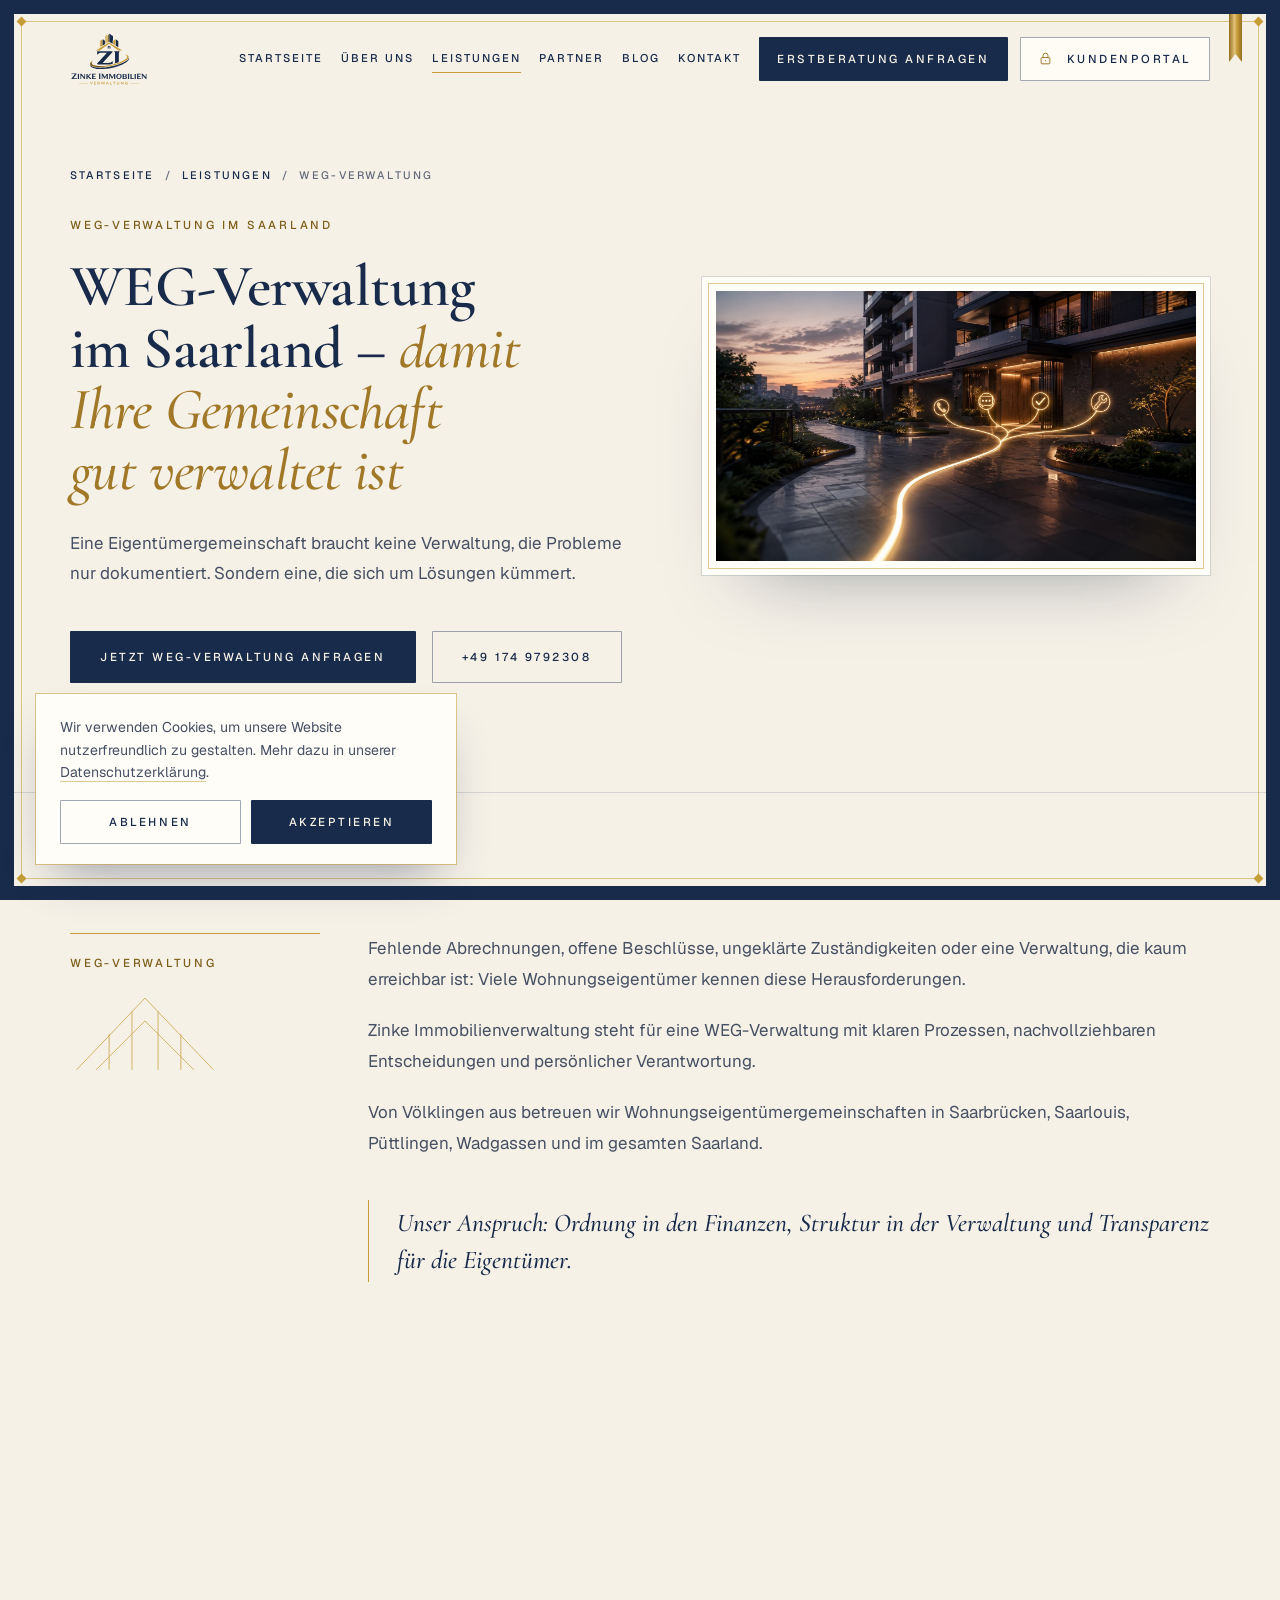
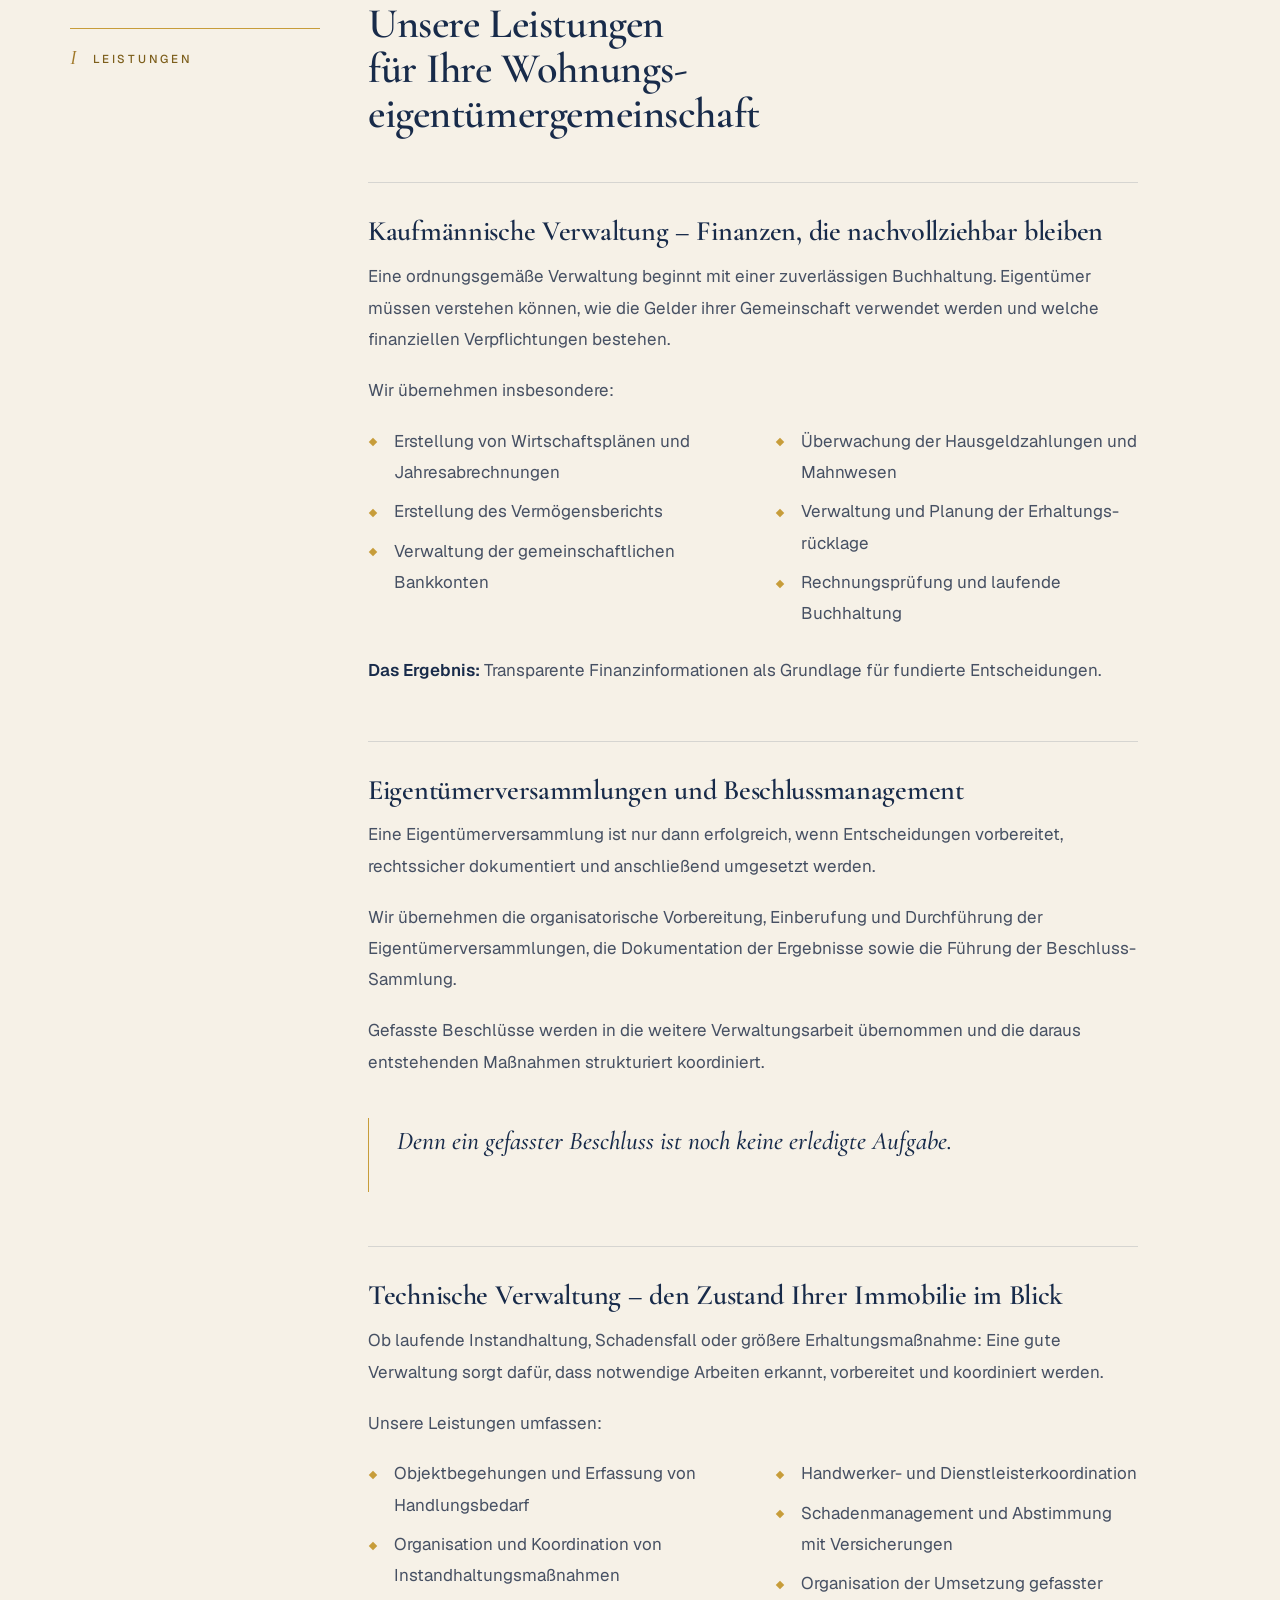
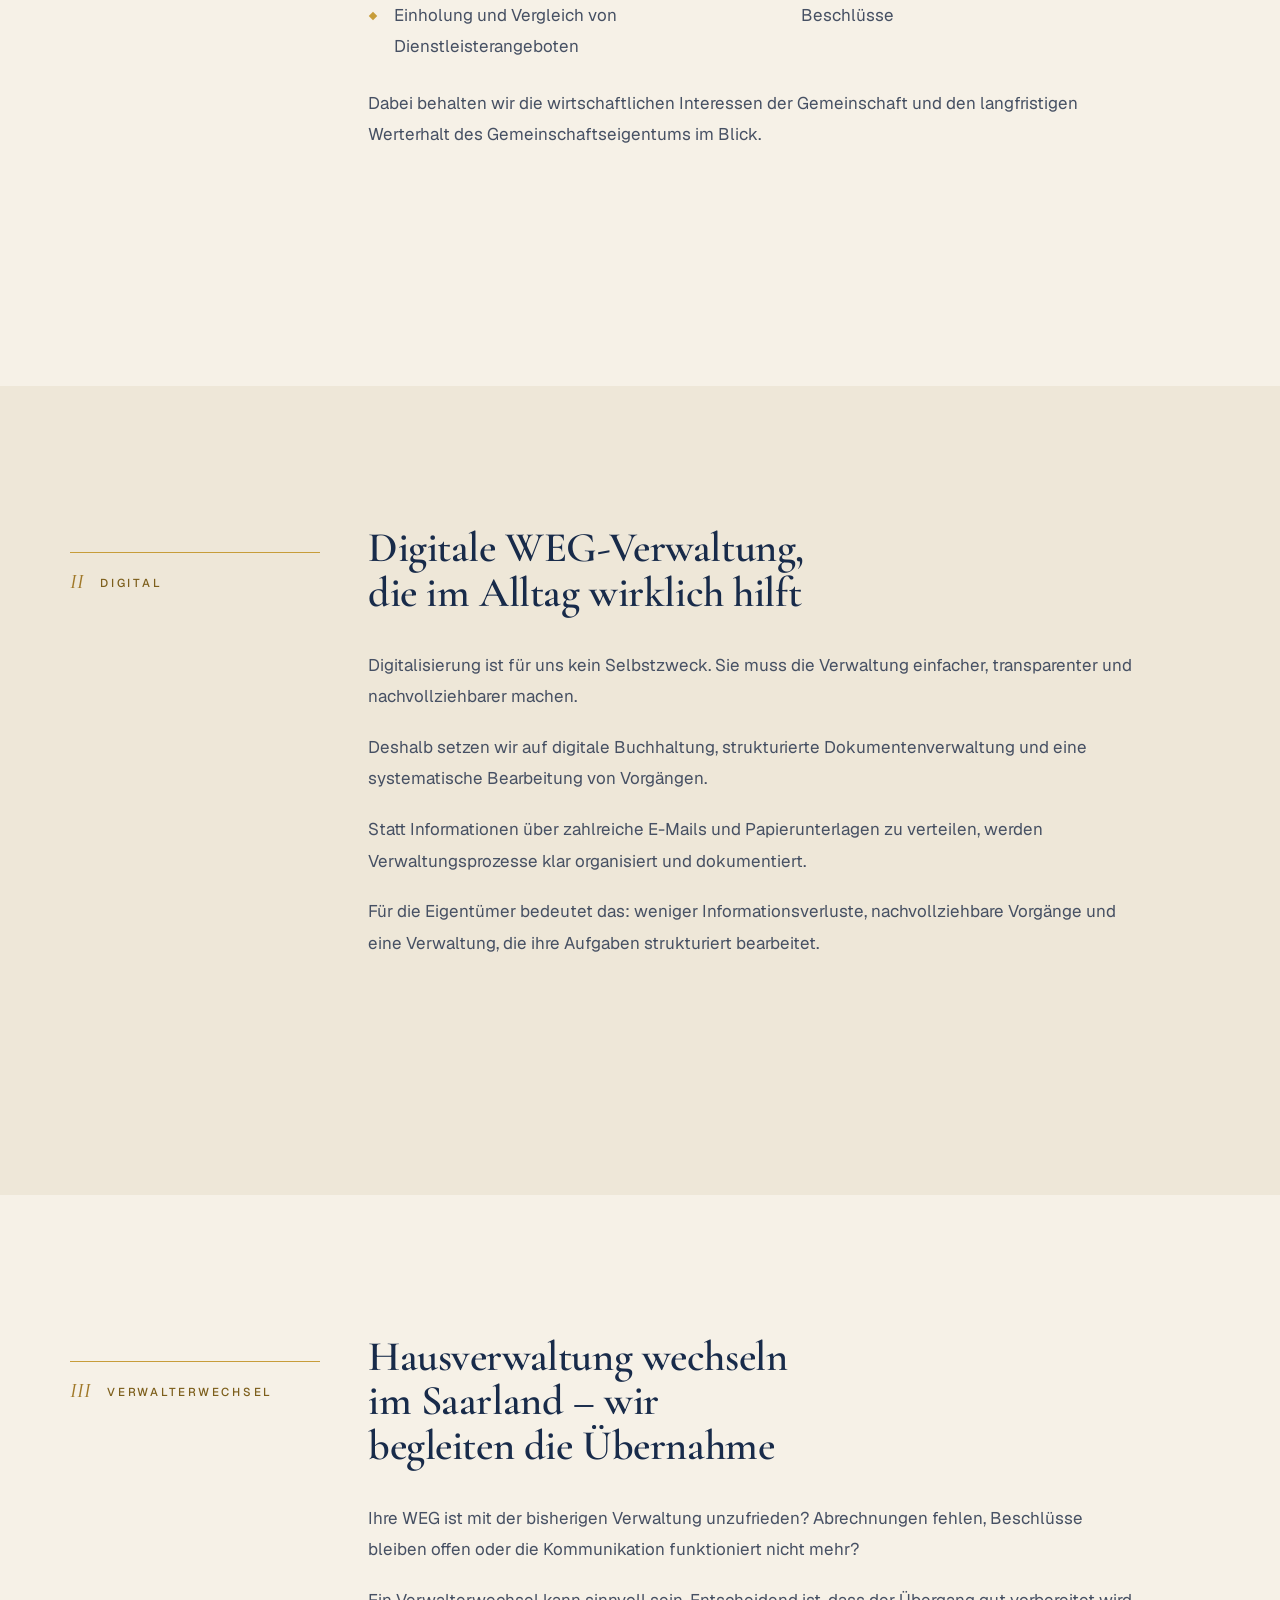
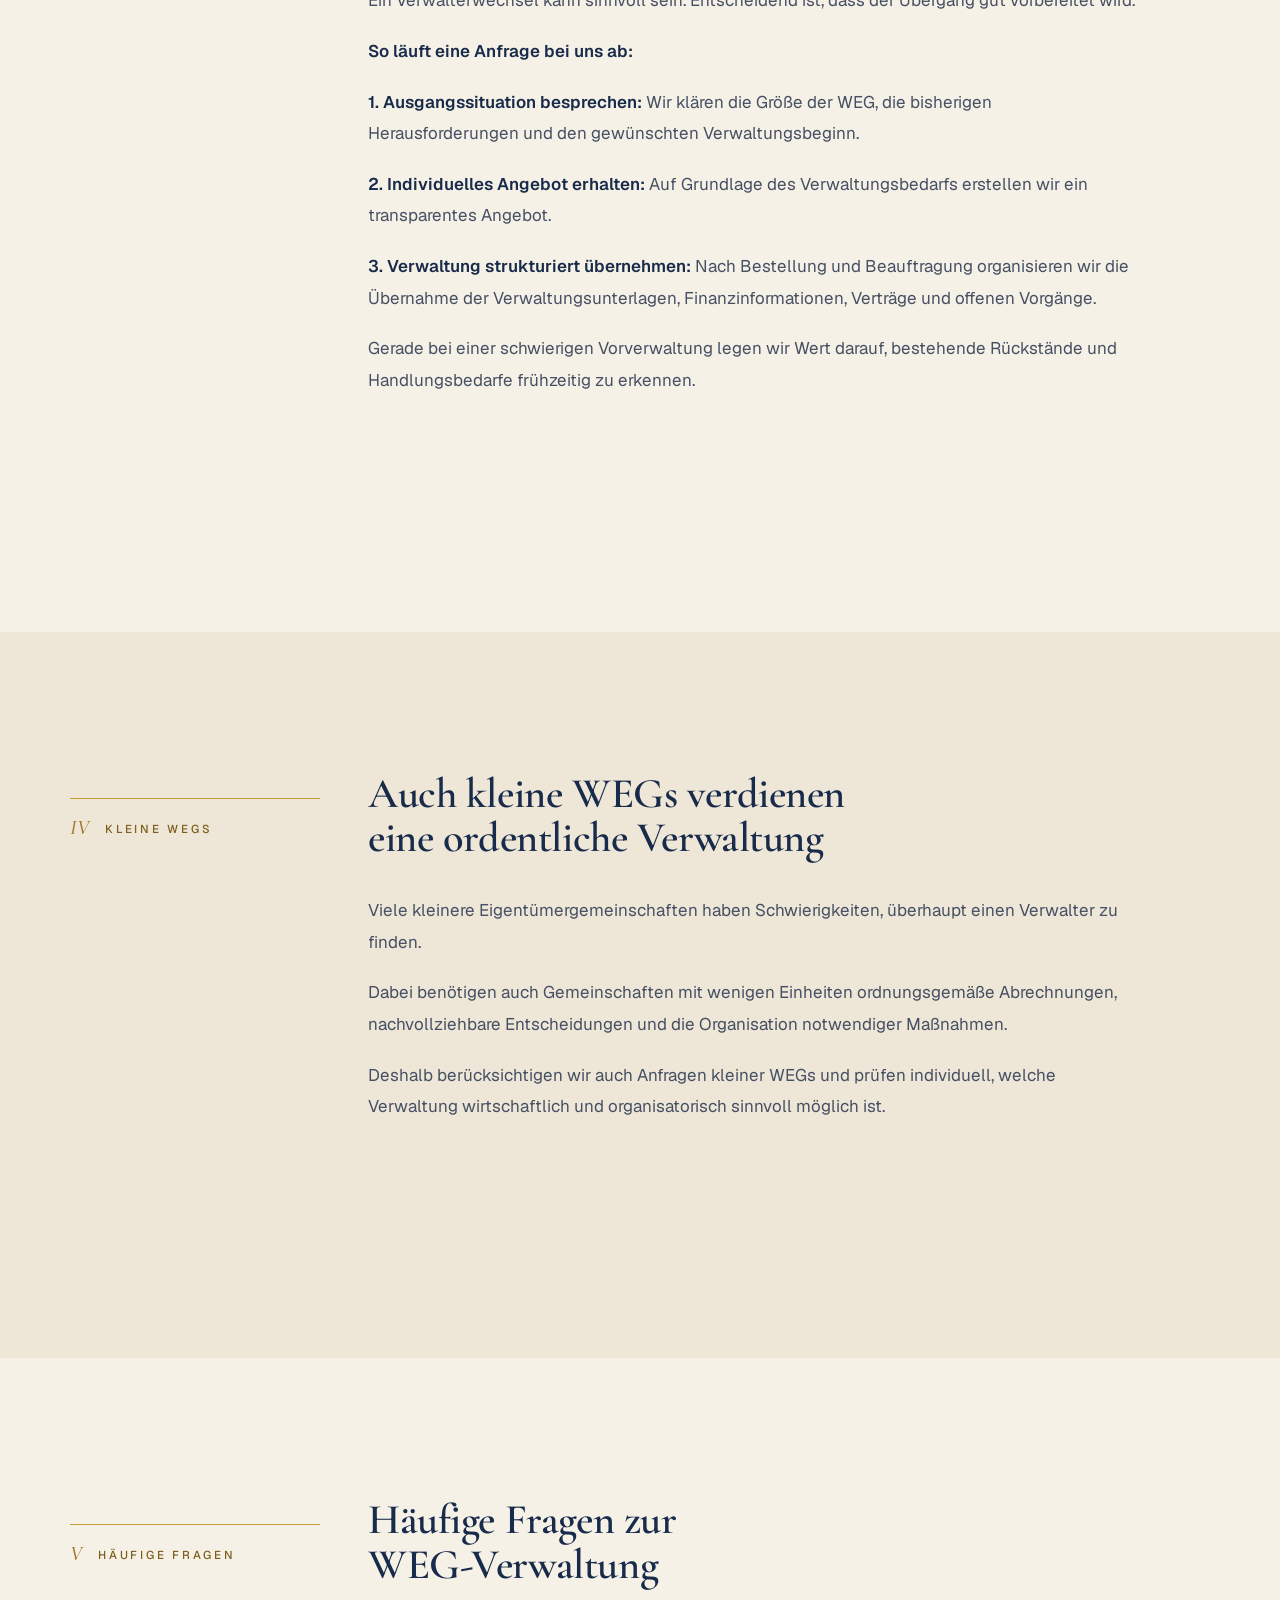
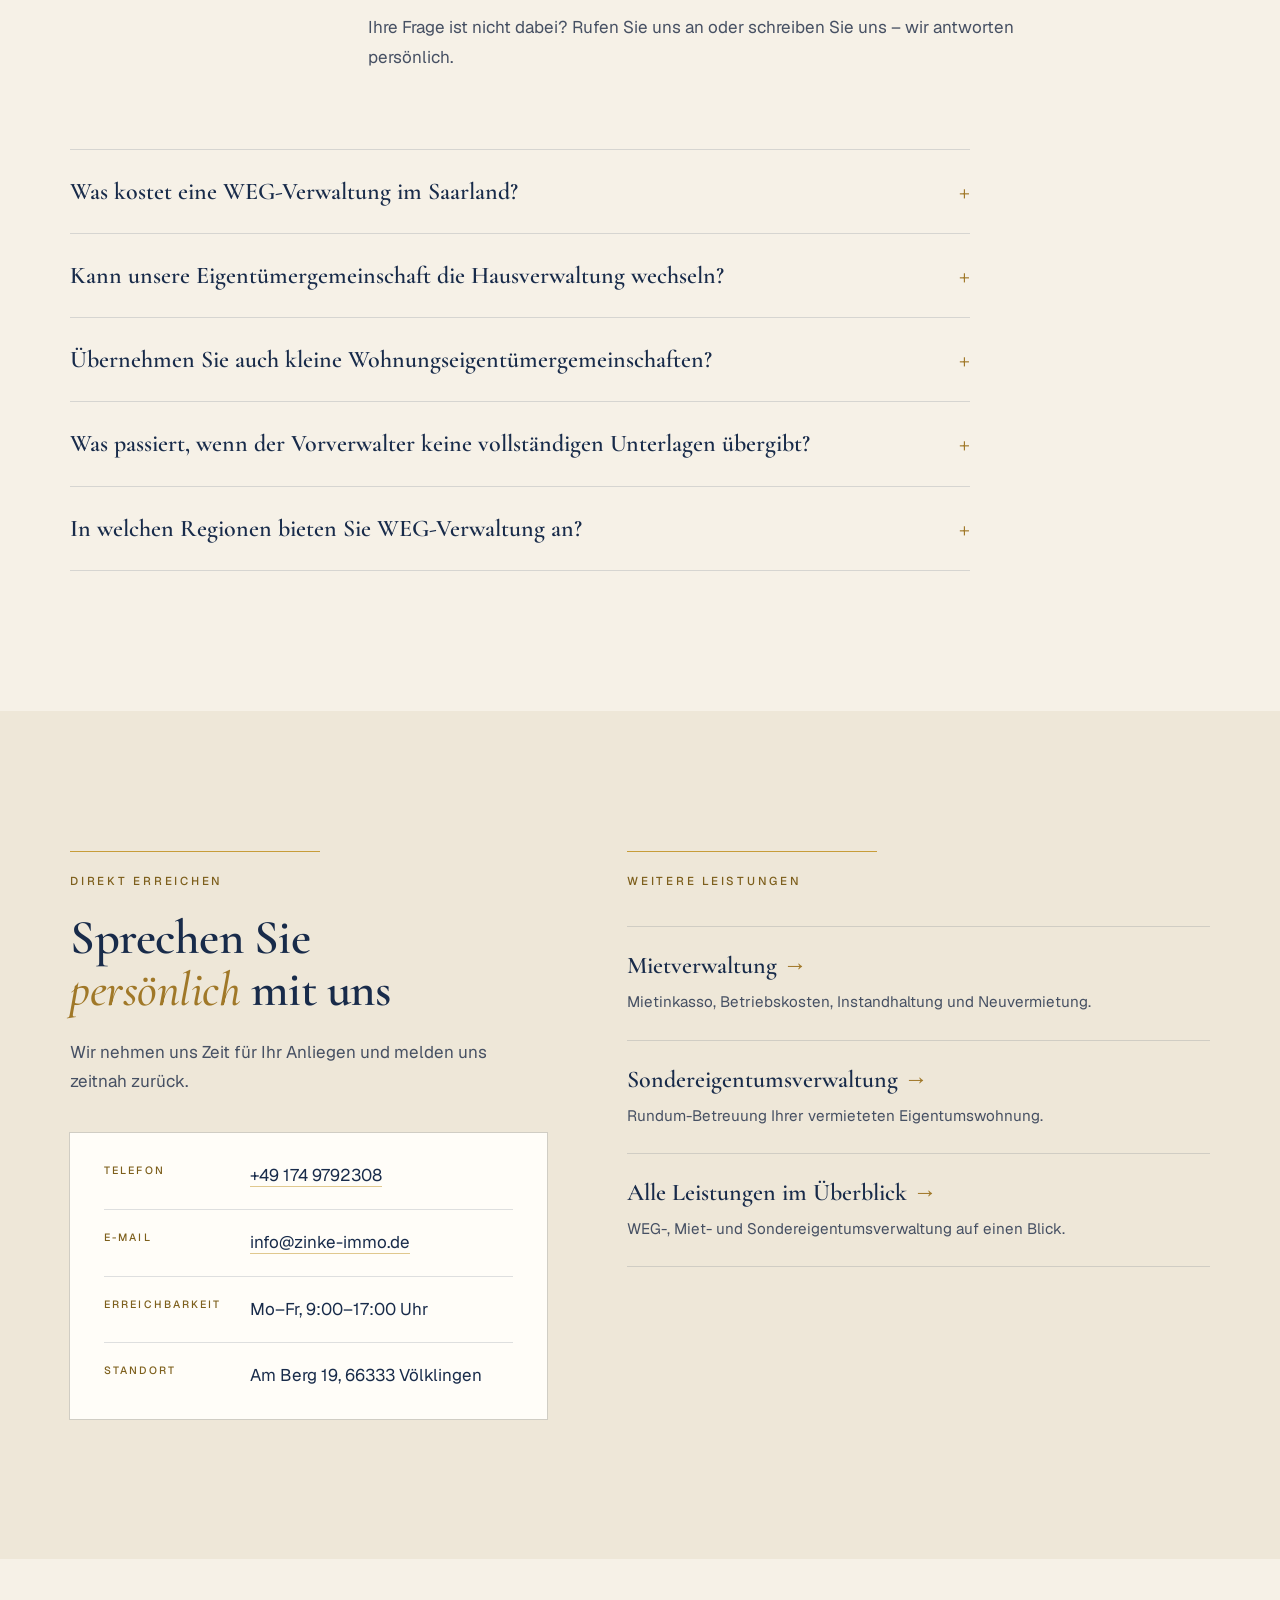
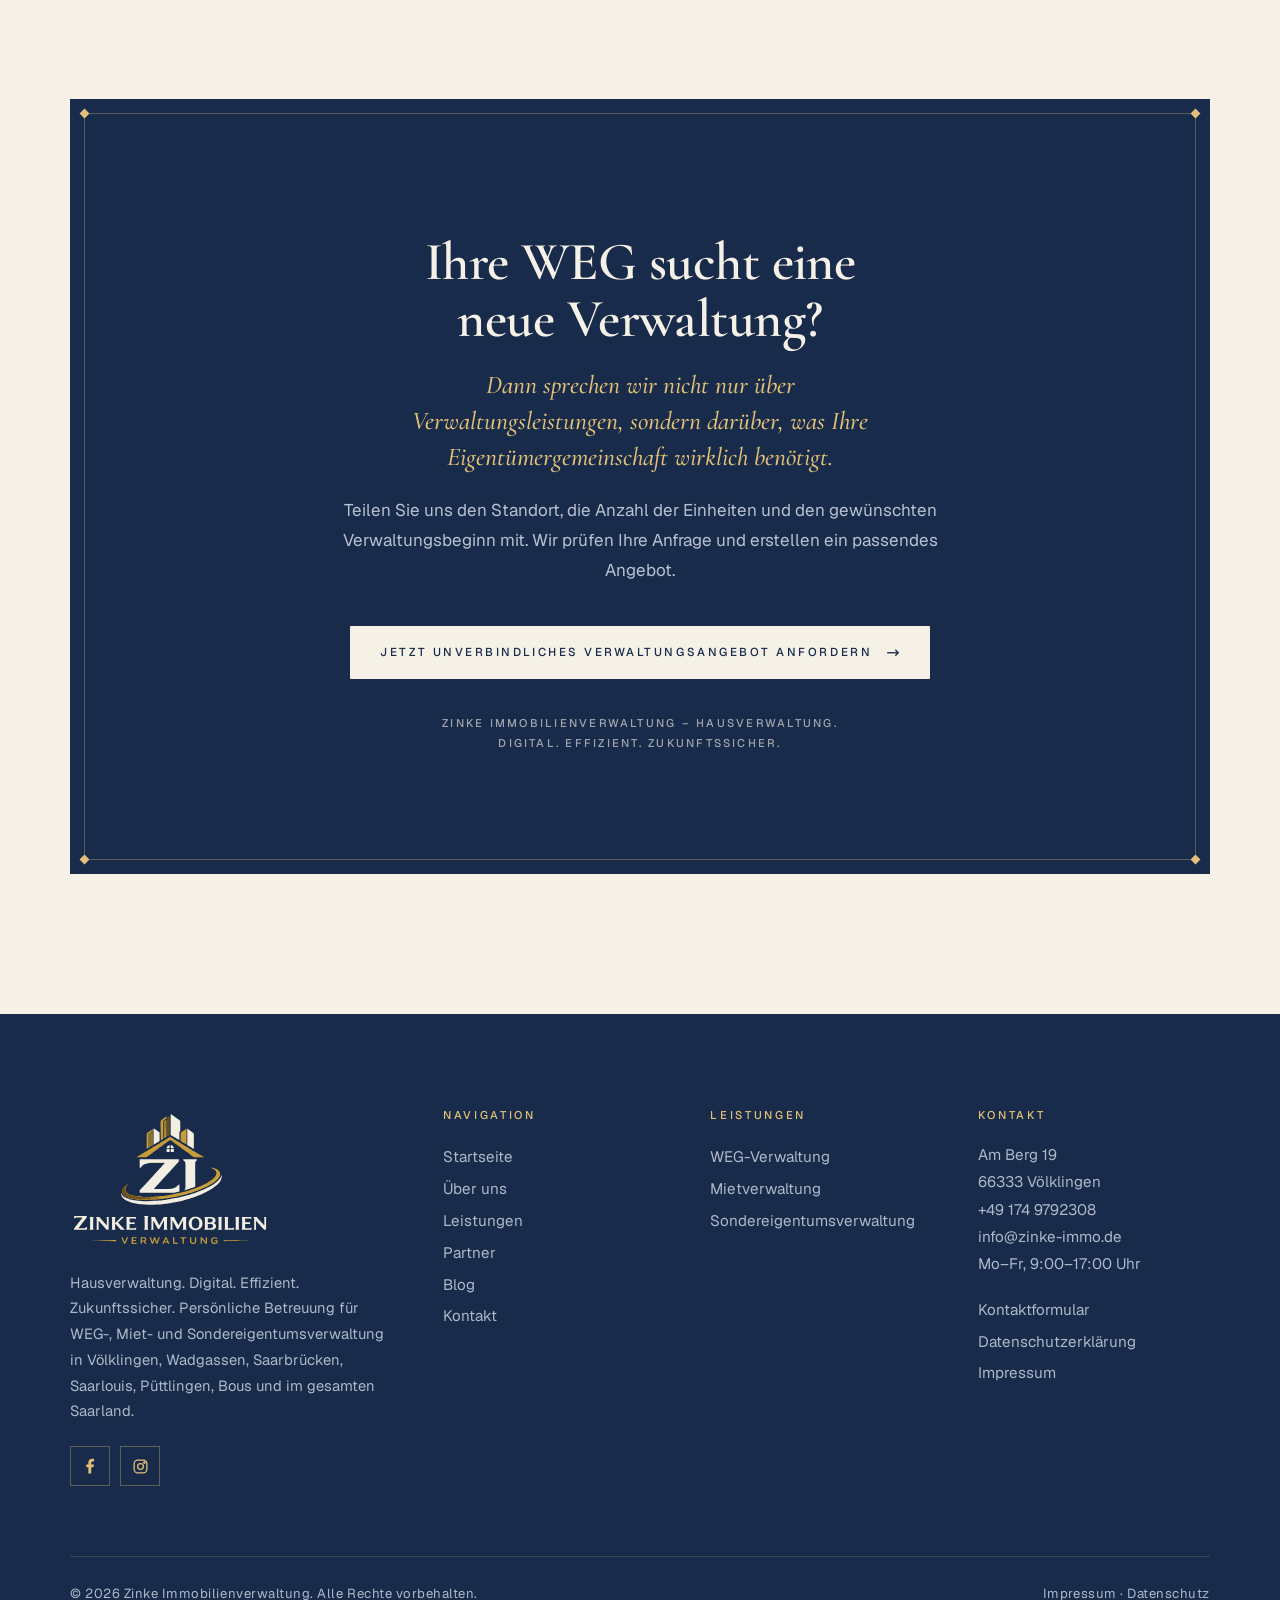
<file: weg-verwaltung-saarland.html>
<!doctype html>
<html lang="de">
<head>
<meta charset="utf-8">
<meta name="viewport" content="width=device-width, initial-scale=1">
<title>WEG-Verwaltung im Saarland | Zinke Immobilienverwaltung</title>
<meta name="description" content="WEG-Verwaltung im Saarland: Abrechnung, Eigentümerversammlung, Instandhaltung und Verwalterwechsel – persönlich aus Völklingen. Jetzt Angebot anfragen.">
<link rel="canonical" href="https://zinke-immo.de/weg-verwaltung-saarland.html">
<meta property="og:type" content="website">
<meta property="og:site_name" content="Zinke Immobilienverwaltung">
<meta property="og:locale" content="de_DE">
<meta property="og:title" content="WEG-Verwaltung im Saarland | Zinke Immobilienverwaltung">
<meta property="og:description" content="WEG-Verwaltung im Saarland: Abrechnung, Eigentümerversammlung, Instandhaltung und Verwalterwechsel – persönlich aus Völklingen. Jetzt Angebot anfragen.">
<meta property="og:url" content="https://zinke-immo.de/weg-verwaltung-saarland.html">
<meta property="og:image" content="https://zinke-immo.de/assets/img/teilen.jpg">
<meta property="og:image:width" content="1200">
<meta property="og:image:height" content="630">
<meta property="og:image:alt" content="Büro der Zinke Immobilienverwaltung in Völklingen">
<meta name="twitter:card" content="summary_large_image">
<script type="application/ld+json">{"@context":"https://schema.org","@graph":[{"@type":"RealEstateAgent","@id":"https://zinke-immo.de/#organisation","name":"Zinke Immobilienverwaltung","url":"https://zinke-immo.de/","logo":"https://zinke-immo.de/assets/img/logo.png","image":"https://zinke-immo.de/assets/img/teilen.jpg","telephone":"+49-174-9792308","email":"info@zinke-immo.de","priceRange":"Individuelles Angebot","address":{"@type":"PostalAddress","streetAddress":"Am Berg 19","postalCode":"66333","addressLocality":"Völklingen","addressRegion":"Saarland","addressCountry":"DE"},"geo":{"@type":"GeoCoordinates","latitude":49.2403326,"longitude":6.8629202},"areaServed":[{"@type":"City","name":"Völklingen"},{"@type":"City","name":"Wadgassen"},{"@type":"City","name":"Saarbrücken"},{"@type":"City","name":"Saarlouis"},{"@type":"City","name":"Püttlingen"},{"@type":"City","name":"Bous"},{"@type":"State","name":"Saarland"}],"openingHoursSpecification":{"@type":"OpeningHoursSpecification","dayOfWeek":["Monday","Tuesday","Wednesday","Thursday","Friday"],"opens":"09:00","closes":"17:00"},"founder":{"@id":"https://zinke-immo.de/ueber-uns.html#matthias-zinke"},"sameAs":["https://www.facebook.com/share/14e6Dbp4mTi/","https://www.instagram.com/zinke_immobilienverwaltung"]},{"@type":"WebSite","@id":"https://zinke-immo.de/#website","url":"https://zinke-immo.de/","name":"Zinke Immobilienverwaltung","inLanguage":"de-DE","publisher":{"@id":"https://zinke-immo.de/#organisation"}},{"@type":["WebPage","FAQPage"],"@id":"https://zinke-immo.de/weg-verwaltung-saarland.html#seite","url":"https://zinke-immo.de/weg-verwaltung-saarland.html","name":"WEG-Verwaltung im Saarland | Zinke Immobilienverwaltung","isPartOf":{"@id":"https://zinke-immo.de/#website"},"about":{"@id":"https://zinke-immo.de/#organisation"},"inLanguage":"de-DE","description":"WEG-Verwaltung im Saarland: Abrechnung, Eigentümerversammlung, Instandhaltung und Verwalterwechsel – persönlich aus Völklingen. Jetzt Angebot anfragen.","breadcrumb":{"@id":"https://zinke-immo.de/weg-verwaltung-saarland.html#brotkrumen"},"mainEntity":[{"@type":"Question","name":"Was kostet eine WEG-Verwaltung im Saarland?","acceptedAnswer":{"@type":"Answer","text":"Die Vergütung richtet sich nach der Anzahl der Einheiten, dem Objektzustand, dem vereinbarten Leistungsumfang und dem tatsächlichen Verwaltungsaufwand. Wir erstellen ein individuelles Angebot mit nachvollziehbarer Vergütungsstruktur."}},{"@type":"Question","name":"Kann unsere Eigentümergemeinschaft die Hausverwaltung wechseln?","acceptedAnswer":{"@type":"Answer","text":"Ja. Die Eigentümergemeinschaft kann einen neuen Verwalter bestellen. Dabei müssen die Abberufung der bisherigen Verwaltung und die bestehenden vertraglichen Vereinbarungen berücksichtigt werden."}},{"@type":"Question","name":"Übernehmen Sie auch kleine Wohnungseigentümergemeinschaften?","acceptedAnswer":{"@type":"Answer","text":"Ja. Wir prüfen auch Anfragen kleiner Gemeinschaften und besprechen, welche Leistungen benötigt werden und wie sich eine wirtschaftlich sinnvolle Verwaltung gestalten lässt."}},{"@type":"Question","name":"Was passiert, wenn der Vorverwalter keine vollständigen Unterlagen übergibt?","acceptedAnswer":{"@type":"Answer","text":"Wir erfassen zunächst die vorhandenen Unterlagen und identifizieren fehlende Dokumente, offene Abrechnungen und weitere Handlungsbedarfe. Auf dieser Grundlage können die nächsten Schritte zur geordneten Übernahme abgestimmt werden."}},{"@type":"Question","name":"In welchen Regionen bieten Sie WEG-Verwaltung an?","acceptedAnswer":{"@type":"Answer","text":"Unser Standort befindet sich in Völklingen. Wir betreuen Eigentümergemeinschaften im gesamten Saarland, insbesondere in Saarbrücken, Saarlouis, Püttlingen, Wadgassen, Bous und den umliegenden Gemeinden."}}],"primaryImageOfPage":{"@type":"ImageObject","url":"https://zinke-immo.de/assets/img/eingang-service.jpg"}},{"@type":"BreadcrumbList","@id":"https://zinke-immo.de/weg-verwaltung-saarland.html#brotkrumen","itemListElement":[{"@type":"ListItem","position":1,"name":"Startseite","item":"https://zinke-immo.de/"},{"@type":"ListItem","position":2,"name":"Leistungen","item":"https://zinke-immo.de/leistungen.html"},{"@type":"ListItem","position":3,"name":"WEG-Verwaltung","item":"https://zinke-immo.de/weg-verwaltung-saarland.html"}]},{"@type":"Service","@id":"https://zinke-immo.de/weg-verwaltung-saarland.html#leistung","name":"WEG-Verwaltung im Saarland","serviceType":"WEG-Verwaltung","description":"WEG-Verwaltung im Saarland: Abrechnung, Eigentümerversammlung, Instandhaltung und Verwalterwechsel – persönlich aus Völklingen. Jetzt Angebot anfragen.","provider":{"@id":"https://zinke-immo.de/#organisation"},"areaServed":[{"@type":"City","name":"Völklingen"},{"@type":"City","name":"Wadgassen"},{"@type":"City","name":"Saarbrücken"},{"@type":"City","name":"Saarlouis"},{"@type":"City","name":"Püttlingen"},{"@type":"City","name":"Bous"},{"@type":"State","name":"Saarland"}],"url":"https://zinke-immo.de/weg-verwaltung-saarland.html"}]}</script>
<meta name="theme-color" content="#182B4A">
<link rel="icon" href="assets/img/emblem.svg" type="image/svg+xml">
<link rel="preload" href="assets/fonts/CormorantGaramond-500i.woff2" as="font" type="font/woff2" crossorigin>
<link rel="preload" href="assets/fonts/CormorantGaramond-500.woff2" as="font" type="font/woff2" crossorigin>
<link rel="stylesheet" href="assets/fonts.css">
<link rel="stylesheet" href="assets/site.css">

</head>
<body>
<a class="skip-link" href="#inhalt">Zum Inhalt springen</a>

<div class="frame" aria-hidden="true"><i class="d1"></i><i class="d2"></i><i class="d3"></i><i class="d4"></i></div>
<button class="ribbon" type="button" aria-label="Nach oben"></button>
<header class="top" id="top">
  <div class="wrap top-in">
    <a class="logo" href="index.html" aria-label="Zinke Immobilienverwaltung – Startseite"><img src="assets/img/logo.svg" alt="Zinke Immobilien Verwaltung" width="79" height="54"></a>
    <nav class="nav nav--6" aria-label="Hauptnavigation"><a class="l" href="index.html">Startseite</a><a class="l" href="ueber-uns.html">Über uns</a><a class="l" href="leistungen.html" aria-current="page">Leistungen</a><a class="l" href="partner.html">Partner</a><a class="l" href="blog/">Blog</a><a class="l" href="kontakt.html">Kontakt</a><a class="btn btn-p" href="kontakt.html#kontakt-form">Erstberatung anfragen</a><a class="btn btn-s btn-portal" href="https://portal.donexus.de/auth" target="_blank" rel="noopener" aria-label="Kundenportal (öffnet in neuem Fenster)"><svg class="ic" viewBox="0 0 24 24" fill="none" stroke="currentColor" stroke-width="1.6" aria-hidden="true"><rect x="5" y="10.5" width="14" height="10" rx="1.5"/><path d="M8 10.5V7.5a4 4 0 0 1 8 0v3M12 14.5v2"/></svg>Kundenportal</a></nav>
    <button class="menu-btn" type="button" aria-expanded="false" aria-controls="menu"><i></i>Menü</button>
  </div>
</header>
<div class="menu" id="menu" hidden role="dialog" aria-modal="true" aria-label="Menü">
  <button class="m-close" type="button">Schließen</button>
  <nav aria-label="Menü"><a class="m" href="index.html">Startseite</a><a class="m" href="ueber-uns.html">Über uns</a><a class="m" href="leistungen.html" aria-current="page">Leistungen</a><a class="m" href="partner.html">Partner</a><a class="m" href="blog/">Blog</a><a class="m" href="kontakt.html">Kontakt</a></nav>
  <p class="m-meta">Am Berg 19 · 66333 Völklingen<br><a href="tel:+491749792308">+49 174 9792308</a> · <a href="mailto:info@zinke-immo.de">info@zinke-immo.de</a></p>
  <div class="m-cta"><a class="btn btn-c" href="kontakt.html#kontakt-form">Erstberatung anfragen</a><a class="btn btn-o btn-portal" href="https://portal.donexus.de/auth" target="_blank" rel="noopener" aria-label="Kundenportal (öffnet in neuem Fenster)"><svg class="ic" viewBox="0 0 24 24" fill="none" stroke="currentColor" stroke-width="1.6" aria-hidden="true"><rect x="5" y="10.5" width="14" height="10" rx="1.5"/><path d="M8 10.5V7.5a4 4 0 0 1 8 0v3M12 14.5v2"/></svg>Kundenportal</a></div>
</div>
<main id="inhalt">
<section class="ph">
  <div class="wrap ph-in">
    <div class="ph-txt">
      <nav class="crumbs" aria-label="Brotkrumen"><a href="index.html">Startseite</a><span>/</span><a href="leistungen.html">Leistungen</a><span>/</span><span>WEG-Verwaltung</span></nav>
      <p class="lab">WEG-Verwaltung im Saarland</p>
      <h1>WEG-Verwaltung im Saarland – <em class="it">damit Ihre Gemeinschaft gut verwaltet ist</em></h1>
      <p class="lead">Eine Eigentümergemeinschaft braucht keine Verwaltung, die Probleme nur dokumentiert. Sondern eine, die sich um Lösungen kümmert.</p>
      <div class="cta"><a class="btn btn-p" href="kontakt.html#kontakt-form">Jetzt WEG-Verwaltung anfragen</a><a class="btn btn-s" href="tel:+491749792308">+49 174 9792308</a></div>
    </div>
    <figure class="mat ph-img"><img src="assets/img/eingang-service.jpg" alt="Beleuchteter Weg zum Hauseingang einer Wohnanlage in der Dämmerung" width="1672" height="941" fetchpriority="high"></figure>
  </div>
</section>

<section class="sec"><div class="wrap lv"><div class="lv-side rv"><p class="lab lab-line">WEG-Verwaltung</p><svg class="line-art" viewBox="0 0 230 160" aria-hidden="true"><path d="M10 150L115 40l105 110"/><path d="M60 150V95M95 150V60M135 150V60M170 150V95"/><path d="M40 150L115 75l75 75"/></svg></div><div class="rv d1 post prose"><p>Fehlende Abrechnungen, offene Beschlüsse, ungeklärte Zuständigkeiten oder eine Verwaltung, die kaum erreichbar ist: Viele Wohnungs&shy;eigentümer kennen diese Herausforderungen.</p>
<p>Zinke Immobilien&shy;verwaltung steht für eine WEG-Verwaltung mit klaren Prozessen, nachvollziehbaren Entscheidungen und persönlicher Verantwortung.</p>
<p>Von Völklingen aus betreuen wir Wohnungs&shy;eigentümer&shy;gemeinschaften in Saarbrücken, Saarlouis, Püttlingen, Wadgassen und im gesamten Saarland.</p>
<blockquote><p>Unser Anspruch: Ordnung in den Finanzen, Struktur in der Verwaltung und Transparenz für die Eigentümer.</p></blockquote></div></div></section>

<section class="sec" id=leistungsumfang><div class="wrap"><div class="head head--t rv"><p class="lab"><span class="no">I</span>Leistungen</p><div><h2>Unsere Leistungen für Ihre Wohnungs&shy;eigentümer&shy;gemeinschaft</h2><div class="post prose"><h3>Kaufmännische Verwaltung – Finanzen, die nachvollziehbar bleiben</h3>
<p>Eine ordnungsgemäße Verwaltung beginnt mit einer zuverlässigen Buchhaltung. Eigentümer müssen verstehen können, wie die Gelder ihrer Gemeinschaft verwendet werden und welche finanziellen Verpflichtungen bestehen.</p>
<p>Wir übernehmen insbesondere:</p>
<ul><li>Erstellung von Wirtschaftsplänen und Jahres&shy;abrechnungen</li><li>Erstellung des Vermögensberichts</li><li>Verwaltung der gemeinschaftlichen Bankkonten</li><li>Überwachung der Hausgeldzahlungen und Mahnwesen</li><li>Verwaltung und Planung der Erhaltungs&shy;rücklage</li><li>Rechnungsprüfung und laufende Buchhaltung</li></ul>
<p><strong>Das Ergebnis:</strong> Transparente Finanzinformationen als Grundlage für fundierte Entscheidungen.</p><h3>Eigentümer&shy;ver&shy;sammlungen und Beschlussmanagement</h3>
<p>Eine Eigentümer&shy;ver&shy;sammlung ist nur dann erfolgreich, wenn Entscheidungen vorbereitet, rechtssicher dokumentiert und anschließend umgesetzt werden.</p>
<p>Wir übernehmen die organisatorische Vorbereitung, Einberufung und Durchführung der Eigentümer&shy;ver&shy;sammlungen, die Dokumentation der Ergebnisse sowie die Führung der Beschluss-Sammlung.</p>
<p>Gefasste Beschlüsse werden in die weitere Verwaltungsarbeit übernommen und die daraus entstehenden Maßnahmen strukturiert koordiniert.</p>
<blockquote><p>Denn ein gefasster Beschluss ist noch keine erledigte Aufgabe.</p></blockquote><h3>Technische Verwaltung – den Zustand Ihrer Immobilie im Blick</h3>
<p>Ob laufende Instandhaltung, Schadensfall oder größere Erhaltungsmaßnahme: Eine gute Verwaltung sorgt dafür, dass notwendige Arbeiten erkannt, vorbereitet und koordiniert werden.</p>
<p>Unsere Leistungen umfassen:</p>
<ul><li>Objektbegehungen und Erfassung von Handlungsbedarf</li><li>Organisation und Koordination von Instandhaltungsmaßnahmen</li><li>Einholung und Vergleich von Dienstleisterangeboten</li><li>Handwerker- und Dienstleisterkoordination</li><li>Schadenmanagement und Abstimmung mit Versicherungen</li><li>Organisation der Umsetzung gefasster Beschlüsse</li></ul>
<p>Dabei behalten wir die wirtschaftlichen Interessen der Gemeinschaft und den langfristigen Werterhalt des Gemeinschafts&shy;eigentums im Blick.</p></div></div></div></div></section>

<section class="sec alt"><div class="wrap"><div class="head head--t rv"><p class="lab"><span class="no">II</span>Digital</p><div><h2>Digitale WEG-Verwaltung, die im Alltag wirklich hilft</h2><div class="post prose"><p>Digitalisierung ist für uns kein Selbstzweck. Sie muss die Verwaltung einfacher, transparenter und nachvollziehbarer machen.</p>
<p>Deshalb setzen wir auf digitale Buchhaltung, strukturierte Dokumenten&shy;verwaltung und eine systematische Bearbeitung von Vorgängen.</p>
<p>Statt Informationen über zahlreiche E-Mails und Papier&shy;unterlagen zu verteilen, werden Verwaltungsprozesse klar organisiert und dokumentiert.</p>
<p>Für die Eigentümer bedeutet das: weniger Informationsverluste, nachvollziehbare Vorgänge und eine Verwaltung, die ihre Aufgaben strukturiert bearbeitet.</p></div></div></div></div></section>

<section class="sec"><div class="wrap"><div class="head head--t rv"><p class="lab"><span class="no">III</span>Verwalterwechsel</p><div><h2>Haus&shy;verwaltung wechseln im Saarland – wir begleiten die Übernahme</h2><div class="post prose"><p>Ihre WEG ist mit der bisherigen Verwaltung unzufrieden? Abrechnungen fehlen, Beschlüsse bleiben offen oder die Kommunikation funktioniert nicht mehr?</p>
<p>Ein Verwalterwechsel kann sinnvoll sein. Entscheidend ist, dass der Übergang gut vorbereitet wird.</p>
<p><strong>So läuft eine Anfrage bei uns ab:</strong></p>
<p><strong>1. Ausgangssituation besprechen:</strong> Wir klären die Größe der WEG, die bisherigen Herausforderungen und den gewünschten Verwaltungsbeginn.</p>
<p><strong>2. Individuelles Angebot erhalten:</strong> Auf Grundlage des Verwaltungsbedarfs erstellen wir ein transparentes Angebot.</p>
<p><strong>3. Verwaltung strukturiert übernehmen:</strong> Nach Bestellung und Beauftragung organisieren wir die Übernahme der Verwaltungs&shy;unterlagen, Finanzinformationen, Verträge und offenen Vorgänge.</p>
<p>Gerade bei einer schwierigen Vorverwaltung legen wir Wert darauf, bestehende Rückstände und Handlungsbedarfe frühzeitig zu erkennen.</p></div></div></div></div></section>

<section class="sec alt"><div class="wrap"><div class="head head--t rv"><p class="lab"><span class="no">IV</span>Kleine WEGs</p><div><h2>Auch kleine WEGs verdienen eine ordentliche Verwaltung</h2><div class="post prose"><p>Viele kleinere Eigentümer&shy;gemeinschaften haben Schwierigkeiten, überhaupt einen Verwalter zu finden.</p>
<p>Dabei benötigen auch Gemeinschaften mit wenigen Einheiten ordnungsgemäße Abrechnungen, nachvollziehbare Entscheidungen und die Organisation notwendiger Maßnahmen.</p>
<p>Deshalb berücksichtigen wir auch Anfragen kleiner WEGs und prüfen individuell, welche Verwaltung wirtschaftlich und organisatorisch sinnvoll möglich ist.</p></div></div></div></div></section>

<section class="sec" id="fragen"><div class="wrap"><div class="head head--t rv"><p class="lab"><span class="no">V</span>Häufige Fragen</p><div><h2>Häufige Fragen zur WEG-Verwaltung</h2><p>Ihre Frage ist nicht dabei? Rufen Sie uns an oder schreiben Sie uns – wir antworten persönlich.</p></div></div><div class="faq rv"><details><summary>Was kostet eine WEG-Verwaltung im Saarland?</summary><div class="a"><p>Die Vergütung richtet sich nach der Anzahl der Einheiten, dem Objektzustand, dem vereinbarten Leistungsumfang und dem tatsächlichen Verwaltungs&shy;aufwand. Wir erstellen ein individuelles Angebot mit nachvollziehbarer Vergütungsstruktur.</p></div></details><details><summary>Kann unsere Eigentümergemeinschaft die Hausverwaltung wechseln?</summary><div class="a"><p>Ja. Die Eigentümer&shy;gemeinschaft kann einen neuen Verwalter bestellen. Dabei müssen die Abberufung der bisherigen Verwaltung und die bestehenden vertraglichen Vereinbarungen berücksichtigt werden.</p></div></details><details><summary>Übernehmen Sie auch kleine Wohnungseigentümergemeinschaften?</summary><div class="a"><p>Ja. Wir prüfen auch Anfragen kleiner Gemeinschaften und besprechen, welche Leistungen benötigt werden und wie sich eine wirtschaftlich sinnvolle Verwaltung gestalten lässt.</p></div></details><details><summary>Was passiert, wenn der Vorverwalter keine vollständigen Unterlagen übergibt?</summary><div class="a"><p>Wir erfassen zunächst die vorhandenen Unterlagen und identifizieren fehlende Dokumente, offene Abrechnungen und weitere Handlungsbedarfe. Auf dieser Grundlage können die nächsten Schritte zur geordneten Übernahme abgestimmt werden.</p></div></details><details><summary>In welchen Regionen bieten Sie WEG-Verwaltung an?</summary><div class="a"><p>Unser Standort befindet sich in Völklingen. Wir betreuen Eigentümer&shy;gemeinschaften im gesamten Saarland, insbesondere in Saarbrücken, Saarlouis, Püttlingen, Wadgassen, Bous und den umliegenden Gemeinden.</p></div></details></div></div></section>

<section class="sec alt">
  <div class="wrap kontakt">
    <div class="rv">
      <p class="lab lab-line">Direkt erreichen</p>
      <h2>Sprechen Sie <em class="it">persönlich</em> mit uns</h2>
      <p>Wir nehmen uns Zeit für Ihr Anliegen und melden uns zeitnah zurück.</p>
      <div class="card-v"><dl>
        <div><dt>Telefon</dt><dd><a href="tel:+491749792308">+49 174 9792308</a></dd></div>
        <div><dt>E-Mail</dt><dd><a href="mailto:info@zinke-immo.de">info@zinke-immo.de</a></dd></div>
        <div><dt>Erreichbarkeit</dt><dd>Mo–Fr, 9:00–17:00 Uhr</dd></div>
        <div><dt>Standort</dt><dd>Am Berg 19, 66333 Völklingen</dd></div>
      </dl></div>
    </div>
    <div class="rv d1">
      <p class="lab lab-line">Weitere Leistungen</p>
      <ul class="mehr"><li><a href="mietverwaltung-saarland.html">Mietverwaltung <span class="ar">→</span></a><p>Mietinkasso, Betriebskosten, Instandhaltung und Neuvermietung.</p></li><li><a href="sondereigentumsverwaltung-saarland.html">Sondereigentumsverwaltung <span class="ar">→</span></a><p>Rundum-Betreuung Ihrer vermieteten Eigentumswohnung.</p></li><li><a href="leistungen.html">Alle Leistungen im Überblick <span class="ar">→</span></a><p>WEG-, Miet- und Sondereigentumsverwaltung auf einen Blick.</p></li></ul>
    </div>
  </div>
</section>

<section class="final">
  <div class="wrap">
    <div class="panel panel--t rv"><i class="k k1"></i><i class="k k2"></i><i class="k k3"></i><i class="k k4"></i>
      <h2>Ihre WEG sucht eine neue Verwaltung?</h2>
      <p class="fq">Dann sprechen wir nicht nur über Verwaltungsleistungen, sondern darüber, was Ihre Eigentümer&shy;gemeinschaft wirklich benötigt.</p><p class="">Teilen Sie uns den Standort, die Anzahl der Einheiten und den gewünschten Verwaltungsbeginn mit. Wir prüfen Ihre Anfrage und erstellen ein passendes Angebot.</p>
      <div class="row"><a class="btn btn-c" href="kontakt.html#kontakt-form">Jetzt unverbindliches Verwaltungsangebot anfordern <span class="ar">→</span></a></div>
      <p class="sig">Zinke Immobilienverwaltung – Hausverwaltung. Digital. Effizient. Zukunftssicher.</p>
    </div>
  </div>
</section>
</main>
<footer class="foot-w">
  <div class="wrap foot">
    <div class="f-brand">
      <img class="f-logo" src="assets/img/logo-hell.svg" alt="Zinke Immobilien Verwaltung" width="200" height="138" loading="lazy">
      <p>Hausverwaltung. Digital. Effizient. Zukunftssicher. Persönliche Betreuung für WEG-, Miet- und Sondereigentumsverwaltung in Völklingen, Wadgassen, Saarbrücken, Saarlouis, Püttlingen, Bous und im gesamten Saarland.</p>
      <div class="social"><a href="https://www.facebook.com/share/14e6Dbp4mTi/" target="_blank" rel="noopener" aria-label="Facebook"><svg viewBox="0 0 24 24" fill="currentColor" aria-hidden="true"><path d="M13 22v-9h3l1-4h-4V7c0-1.1.4-2 2-2h2V1.2C16.6 1 15.3 1 14.2 1 11.2 1 9 2.9 9 6.4V9H6v4h3v9h4z"/></svg></a><a href="https://www.instagram.com/zinke_immobilienverwaltung?igsh=eHhsZ20zb2loZHpu" target="_blank" rel="noopener" aria-label="Instagram"><svg viewBox="0 0 24 24" fill="none" stroke="currentColor" stroke-width="1.8" aria-hidden="true"><rect x="3" y="3" width="18" height="18" rx="5"/><circle cx="12" cy="12" r="4"/><circle cx="17.5" cy="6.5" r="1" fill="currentColor"/></svg></a></div>
    </div>
    <div><h4>Navigation</h4><ul><li><a href="index.html">Startseite</a></li><li><a href="ueber-uns.html">Über uns</a></li><li><a href="leistungen.html">Leistungen</a></li><li><a href="partner.html">Partner</a></li><li><a href="blog/">Blog</a></li><li><a href="kontakt.html">Kontakt</a></li></ul></div>
    <div><h4>Leistungen</h4><ul><li><a href="weg-verwaltung-saarland.html">WEG-Verwaltung</a></li><li><a href="mietverwaltung-saarland.html">Mietverwaltung</a></li><li><a href="sondereigentumsverwaltung-saarland.html">Sondereigentumsverwaltung</a></li></ul></div>
    <div><h4>Kontakt</h4>
      <p class="addr">Am Berg 19<br>66333 Völklingen<br><a href="tel:+491749792308">+49 174 9792308</a><br><a href="mailto:info@zinke-immo.de">info@zinke-immo.de</a><br>Mo–Fr, 9:00–17:00 Uhr</p>
      <ul><li><a href="kontakt.html#kontakt-form">Kontaktformular</a></li><li><a href="datenschutz.html">Datenschutzerklärung</a></li><li><a href="impressum.html">Impressum</a></li></ul></div>
  </div>
  <div class="wrap f-bar"><span>© 2026 Zinke Immobilienverwaltung. Alle Rechte vorbehalten.</span><span><a href="impressum.html">Impressum</a> · <a href="datenschutz.html">Datenschutz</a></span></div>
</footer>
<div class="cookie" id="cookie-banner" hidden role="region" aria-label="Cookie-Hinweis">
  <p>Wir verwenden Cookies, um unsere Website nutzerfreundlich zu gestalten. Mehr dazu in unserer <a href="datenschutz.html">Datenschutzerklärung</a>.</p>
  <div class="row"><button class="btn btn-s" type="button" data-action="declined">Ablehnen</button><button class="btn btn-p" type="button" data-action="accepted">Akzeptieren</button></div>
</div>

<script src="assets/site.js" defer></script>
</body>
</html>
</file>
<file: assets/fonts.css>
@font-face{font-family:'Geist';font-style:normal;font-weight:300 700;font-display:swap;src:url(fonts/Geist-300.woff2) format('woff2');unicode-range:U+0000-00FF, U+0131, U+0152-0153, U+02BB-02BC, U+02C6, U+02DA, U+02DC, U+0304, U+0308, U+0329, U+2000-206F, U+20AC, U+2122, U+2191, U+2193, U+2212, U+2215, U+FEFF, U+FFFD}
@font-face{font-family:'Cormorant Garamond';font-style:italic;font-weight:500 600;font-display:swap;src:url(fonts/CormorantGaramond-500i.woff2) format('woff2');unicode-range:U+0000-00FF, U+0131, U+0152-0153, U+02BB-02BC, U+02C6, U+02DA, U+02DC, U+0304, U+0308, U+0329, U+2000-206F, U+20AC, U+2122, U+2191, U+2193, U+2212, U+2215, U+FEFF, U+FFFD}
@font-face{font-family:'Cormorant Garamond';font-style:normal;font-weight:500 600;font-display:swap;src:url(fonts/CormorantGaramond-500.woff2) format('woff2');unicode-range:U+0000-00FF, U+0131, U+0152-0153, U+02BB-02BC, U+02C6, U+02DA, U+02DC, U+0304, U+0308, U+0329, U+2000-206F, U+20AC, U+2122, U+2191, U+2193, U+2212, U+2215, U+FEFF, U+FFFD}
</file>
<file: assets/site.css>
/* Zinke Immobilienverwaltung – Gestaltung v9 (ruhig, gerahmt, Navy/Gold/Creme) */
[hidden]{display:none!important}
:root{--paper:#F6F1E7;--paper2:#EEE7D8;--white:#FFFDF8;--navy:#182B4A;--navy-d:#12213A;--navy-l:#1E3456;--gold:#C79D3A;--gold-l:#E3C078;--gold-d:#A07828;--gold-t:#7D5F1C;--text:#465063;--muted:#646C7C;--rule:rgba(24,43,74,.14);--rule-g:rgba(199,157,58,.55);--f:14px;--serif:"Cormorant Garamond",Georgia,"Times New Roman",serif;--sans:"Geist",system-ui,-apple-system,"Segoe UI",sans-serif;--ease:cubic-bezier(.2,.7,.1,1);--veil:.05;--p:0}
*{box-sizing:border-box}
html{scroll-behavior:smooth}
body{margin:0;background:var(--paper);color:var(--text);font:400 17px/1.75 var(--sans);-webkit-font-smoothing:antialiased;overflow-x:hidden}
img{display:block;max-width:100%}
a{color:inherit;text-decoration:none}
p{margin:0 0 1em}
h1,h2,h3,h4{margin:0}
h1,h2,h3{font-family:var(--serif);font-weight:600;color:var(--navy);line-height:1.06;letter-spacing:-.01em;text-wrap:balance;overflow-wrap:break-word}
.it{font-style:italic;font-weight:500;color:var(--gold-d)}
.wrap{width:min(1180px,100% - 140px);margin-inline:auto}
:focus-visible{outline:2px solid var(--gold);outline-offset:4px}
.skip-link{position:absolute;left:-999px;top:20px;z-index:500;background:var(--navy);color:#F6F1E7;padding:12px 18px;font:500 .8rem/1 var(--sans)}
.skip-link:focus{left:24px}
.ext::after{content:"↗";margin-left:6px;font-size:.85em}

/* ---------- Einfassung, Lesebändchen ---------- */
.frame{position:fixed;inset:0;z-index:250;pointer-events:none;border:var(--f) solid var(--navy)}
.frame::before{content:"";position:absolute;inset:7px;border:1px solid var(--rule-g)}
.frame i{position:absolute;width:7px;height:7px;background:var(--gold);transform:rotate(45deg)}
.frame .d1{top:4px;left:4px}.frame .d2{top:4px;right:4px}.frame .d3{bottom:4px;left:4px}.frame .d4{bottom:4px;right:4px}
.ribbon{position:fixed;top:var(--f);right:38px;z-index:251;display:block;width:13px;height:calc(48px + var(--p) * 26vh);background:linear-gradient(90deg,#94701F,#E3C078 42%,#C79D3A 62%,#94701F);clip-path:polygon(0 0,100% 0,100% 100%,50% calc(100% - 8px),0 100%);filter:drop-shadow(0 4px 5px rgba(24,43,74,.28));transition:height .3s linear;border:0;padding:0;cursor:pointer}
.ribbon:hover{filter:drop-shadow(0 4px 8px rgba(160,120,40,.55))}

/* ---------- Kopf ---------- */
.top{position:fixed;top:var(--f);left:var(--f);right:var(--f);z-index:240;transition:background .5s,box-shadow .5s}
.top.scrolled,.top.solid{background:rgba(246,241,231,.94);-webkit-backdrop-filter:blur(14px);backdrop-filter:blur(14px);box-shadow:0 1px 0 var(--rule)}
.top .wrap{width:min(1180px,100% - 112px)}
.top-in{display:flex;align-items:center;justify-content:space-between;height:90px}
.logo{transition:opacity .6s,visibility .6s}
.logo img{height:54px;width:auto}
.top--home:not(.scrolled) .logo{opacity:0;visibility:hidden}
.nav{display:flex;align-items:center;gap:34px}
.nav .l{position:relative;font:500 .7rem/1 var(--sans);letter-spacing:.22em;text-transform:uppercase;color:var(--navy);padding:8px 0}
.nav .l::after{content:"";position:absolute;left:0;right:0;bottom:0;height:1px;background:var(--gold);transform:scaleX(0);transform-origin:left;transition:transform .5s var(--ease)}
.nav .l:hover::after,.nav .l[aria-current]::after{transform:scaleX(1)}
.nav .btn{height:44px;padding:0 22px}
.nav .l{white-space:nowrap}
.nav .btn+.btn{margin-left:-22px}
.btn .ic{width:15px;height:15px;flex:0 0 15px;margin-top:-2px}
.btn-portal{gap:10px}
.btn-portal .ic{color:var(--gold-d)}
.nav .btn-portal{background:rgba(255,253,248,.92)}
.nav .btn-portal:hover{background:var(--white)}
.menu .btn-portal .ic{color:var(--gold-l)}
.m-cta{display:flex;flex-wrap:wrap;gap:12px;margin-top:26px}
.menu-btn{display:none;align-items:center;gap:12px;height:44px;padding:0 4px;background:none;border:0;cursor:pointer;font:500 .7rem/1 var(--sans);letter-spacing:.22em;text-transform:uppercase;color:var(--navy)}
.menu-btn i{display:grid;gap:5px;width:22px}
.menu-btn i::before,.menu-btn i::after{content:"";height:1px;background:var(--navy)}
.menu{position:fixed;inset:var(--f);z-index:245;background:var(--navy);color:#F6F1E7;display:flex;flex-direction:column;justify-content:center;padding:90px 34px 50px;opacity:0;transition:opacity .45s var(--ease)}
.menu.open{opacity:1}
.menu::before{content:"";position:absolute;inset:10px;border:1px solid rgba(227,192,120,.3);pointer-events:none}
.menu a.m{display:block;font:600 2.1rem/1.15 var(--serif);padding:10px 0;border-bottom:1px solid rgba(227,192,120,.16)}
.menu a.m[aria-current]{color:var(--gold-l)}
.menu .m-meta{margin-top:30px;font-size:.92rem;color:#AEB8C9;line-height:1.9}
.menu .m-meta a{color:var(--gold-l)}
.menu .m-close{position:absolute;top:24px;right:26px;background:none;border:0;color:#F6F1E7;font:500 .7rem/1 var(--sans);letter-spacing:.22em;text-transform:uppercase;padding:14px 6px;cursor:pointer}
body.menu-open{overflow:hidden}

/* ---------- Schaltflächen, Beschriftungen ---------- */
.btn{display:inline-flex;align-items:center;justify-content:center;gap:14px;height:56px;padding:0 30px;border:0;border-radius:1px;font:500 .72rem/1 var(--sans);letter-spacing:.22em;text-transform:uppercase;white-space:nowrap;cursor:pointer;transition:background .45s,color .45s,box-shadow .45s}
.btn .ar{font-size:1rem;letter-spacing:0;transition:transform .45s var(--ease)}
.btn:hover .ar{transform:translateX(5px)}
.btn-p{background:var(--navy);color:#F6F1E7}
.btn-p:hover{background:var(--navy-d);box-shadow:inset 0 0 0 4px var(--navy-d),inset 0 0 0 5px var(--gold-l)}
.btn-s{background:transparent;color:var(--navy);box-shadow:inset 0 0 0 1px rgba(24,43,74,.4)}
.btn-s:hover{box-shadow:inset 0 0 0 1px var(--navy);background:rgba(255,253,248,.6)}
.btn-c{background:#F6F1E7;color:var(--navy)}
.btn-c:hover{box-shadow:inset 0 0 0 4px #F6F1E7,inset 0 0 0 5px var(--gold)}
.btn-o{background:transparent;color:#F6F1E7;box-shadow:inset 0 0 0 1px rgba(246,241,231,.4)}
.btn-o:hover{box-shadow:inset 0 0 0 1px #F6F1E7}
.lab{font:500 .72rem/1.7 var(--sans);letter-spacing:.24em;text-transform:uppercase;color:var(--gold-t);margin:0}
.lab .no{display:inline-block;margin-right:16px;font:italic 500 1.3rem/1 var(--serif);letter-spacing:0;text-transform:none;color:var(--gold-d);vertical-align:-1px}
.lab-line{position:relative;padding-top:20px}
.lab-line::before{content:"";position:absolute;top:0;left:0;width:250px;max-width:100%;height:1px;background:var(--gold)}
.cta{display:flex;gap:16px;flex-wrap:wrap;margin-top:42px}

/* ---------- Startseite: Hero ---------- */
.hero{position:relative;min-height:100svh;display:flex;align-items:center;padding:150px 0 120px;overflow:hidden}
.hero-bg{position:absolute;inset:0;z-index:0}
.hero-bg img{position:absolute;inset:0;width:100%;height:100%;object-fit:cover;object-position:57% 40%;filter:brightness(1.06)}
.hero-bg div{position:absolute;inset:0}
.hero-bg .veil-r{background:var(--paper);opacity:var(--veil)}
.hero-bg .veil-l{background:linear-gradient(90deg,rgba(246,241,231,.97) 0%,rgba(246,241,231,.95) 42%,rgba(246,241,231,.8) 51%,rgba(246,241,231,.25) 60%,rgba(246,241,231,0) 68%)}
.hero-bg .veil-t{bottom:auto;height:130px;background:linear-gradient(rgba(246,241,231,.9),rgba(246,241,231,0))}
.hero-bg .veil-b{top:auto;height:170px;background:linear-gradient(rgba(246,241,231,0),var(--paper))}
.hero-grid{position:relative;z-index:2}
.hero-in{max-width:620px}
.hero-in>*{opacity:0;transform:translateY(16px);animation:up 1.3s var(--ease) forwards}
.hero-in>:nth-child(1){animation-delay:.1s}.hero-in>:nth-child(2){animation-delay:.3s}.hero-in>:nth-child(3){animation-delay:.45s}.hero-in>:nth-child(4){animation-delay:.6s}.hero-in>:nth-child(5){animation-delay:.75s}
@keyframes up{to{opacity:1;transform:none}}
.hero .lab{margin-bottom:26px;max-width:520px}
.hero h1{font-size:clamp(3rem,5.2vw,4.7rem);line-height:1.02}
.hero .lead{margin:30px 0 0;font-size:1.06rem;max-width:52ch}
.hero-ph-m{display:none}
.crest{width:128px;margin:0 0 30px -4px}
.crest svg{display:block;width:100%;height:auto;overflow:visible}
.crest .win-glow{opacity:0;transition:opacity 2.4s ease}
.crest.lit .win-glow{opacity:1}
.crest .i-w path{transition:fill 1.8s ease}
.crest.lit .i-w path{fill:#F2C25C}

/* ---------- Unterseiten: Kopfbereich ---------- */
.ph{position:relative;padding:170px 0 110px;overflow:hidden}
.ph::after{content:"";position:absolute;left:0;right:0;bottom:0;height:1px;background:var(--rule)}
.ph-in{display:grid;grid-template-columns:minmax(0,1.05fr) minmax(0,.95fr);gap:70px;align-items:center}
.crumbs{display:flex;gap:10px;font:500 .68rem/1 var(--sans);letter-spacing:.2em;text-transform:uppercase;color:var(--muted);margin-bottom:34px}
.crumbs a{color:var(--navy)}
.crumbs a:hover{color:var(--gold-d)}
.ph .lab{margin-bottom:22px}
.ph h1{font-size:clamp(2.6rem,4.6vw,4.1rem);line-height:1.04}
.ph .lead{margin:28px 0 0;font-size:1.06rem;max-width:56ch}
.ph-txt>*{opacity:0;transform:translateY(14px);animation:up 1.2s var(--ease) forwards}
.ph-txt>:nth-child(2){animation-delay:.12s}.ph-txt>:nth-child(3){animation-delay:.24s}.ph-txt>:nth-child(4){animation-delay:.36s}.ph-txt>:nth-child(5){animation-delay:.48s}
.ph-img{opacity:0;animation:up 1.4s .3s var(--ease) forwards}
.ph-img img{aspect-ratio:1672/941;object-fit:cover;width:100%;height:auto}
.ph--legal{padding-bottom:70px}
.ph--legal .ph-in{grid-template-columns:1fr}
.jump{display:flex;flex-wrap:wrap;gap:0;margin-top:40px;border-top:1px solid var(--rule)}
.jump a{flex:1 1 0;min-width:170px;padding:18px 18px 18px 0;border-bottom:1px solid var(--rule);font:600 1.15rem/1.3 var(--serif);color:var(--navy);display:flex;gap:12px;align-items:baseline;transition:color .3s}
.jump a+a{padding-left:18px;border-left:1px solid var(--rule)}
.jump a i{font:italic 500 1rem/1 var(--serif);color:var(--gold-d)}
.jump a:hover{color:var(--gold-d)}

/* ---------- Passepartout ---------- */
.mat{position:relative;margin:0;background:var(--white);padding:14px;box-shadow:0 0 0 1px var(--rule),0 40px 80px -50px rgba(24,43,74,.5)}
.mat::before{content:"";position:absolute;inset:6px;border:1px solid var(--rule-g);pointer-events:none}
.mat img{position:relative;width:100%;height:auto}
.curtain img{clip-path:inset(0 0 100% 0);transition:clip-path 1.8s var(--ease) .15s}
.curtain.in img{clip-path:inset(0)}
.cap{margin:16px 0 0;font:500 .7rem/1.6 var(--sans);letter-spacing:.22em;text-transform:uppercase;color:var(--muted)}

/* ---------- Abschnitte ---------- */
.usp{background:var(--navy)}
.usp .wrap{display:grid;grid-template-columns:repeat(4,1fr)}
.usp-i{padding:50px 34px 54px;border-left:1px solid rgba(227,192,120,.16)}
.usp-i:first-child{border-left:0;padding-left:0}
.usp-i h3{font-size:1.45rem;color:#F6F1E7;margin:20px 0 10px;line-height:1.2}
.usp-i p{margin:0;font-size:.93rem;color:#AEB8C9;line-height:1.65}
.dia{display:block;width:7px;height:7px;background:var(--gold);transform:rotate(45deg)}
.sec{padding:140px 0}
.sec.alt{background:var(--paper2)}
.sec.tight{padding-top:0}
.head{display:grid;grid-template-columns:250px minmax(0,1fr);gap:48px;margin-bottom:76px}
.head .lab{position:relative;padding-top:20px}
.head .lab::before{content:"";position:absolute;top:0;left:0;width:100%;height:1px;background:var(--gold);transform:scaleX(0);transform-origin:left;transition:transform 1.6s var(--ease) .2s}
.head.in .lab::before{transform:scaleX(1)}
.head h2{font-size:clamp(2.4rem,4.2vw,3.7rem);max-width:17ch}
.head p{margin:26px 0 0;max-width:60ch}
.grid4{display:grid;grid-template-columns:1fr 1fr;border-top:1px solid var(--rule)}
.cell{display:grid;grid-template-columns:64px minmax(0,1fr);gap:0 20px;padding:52px 48px 56px 0;border-bottom:1px solid var(--rule)}
.cell:nth-child(even){padding:52px 0 56px 48px;border-left:1px solid var(--rule)}
.cell .num{font:italic 500 1.5rem/1.2 var(--serif);color:var(--gold-d)}
.cell h3{font-size:1.85rem;margin:0 0 12px}
.cell p{margin:0}

/* Navy-Tafeln */
.panel{position:relative;background:var(--navy);color:#B8C1D1;padding:110px 72px 120px;text-align:center;overflow:hidden}
.panel::before{content:"";position:absolute;inset:14px;border:1px solid rgba(227,192,120,.32);pointer-events:none;z-index:3}
.k{position:absolute;z-index:3;width:7px;height:7px;background:var(--gold-l);transform:rotate(45deg)}
.k1{top:11px;left:11px}.k2{top:11px;right:11px}.k3{bottom:11px;left:11px}.k4{bottom:11px;right:11px}
.panel .lab,.panel .lab .no{color:var(--gold-l)}
.panel h2{color:#F6F1E7;font-size:clamp(2.3rem,4vw,3.5rem);margin:24px auto 20px;max-width:20ch}
.panel h2 .it{color:var(--gold-l)}
.panel p{max-width:56ch;margin:0 auto}
.digital{padding:0 0 140px}
.screen-wrap{perspective:1600px;margin-top:66px}
.screen{width:min(900px,100%);margin:0 auto;padding:7px;background:linear-gradient(160deg,rgba(227,192,120,.6),rgba(227,192,120,.18) 50%,rgba(227,192,120,.45));transform:rotateX(var(--rx,10deg));transform-origin:50% 0;box-shadow:0 50px 90px -45px rgba(0,0,0,.7)}
.screen img{width:100%;height:auto}

/* Leistungen (Startseite) */
.svc{display:grid;grid-template-columns:repeat(3,1fr);border-top:1px solid var(--rule);border-bottom:1px solid var(--rule)}
.svc a{position:relative;display:flex;flex-direction:column;min-height:360px;padding:40px 38px 44px;border-left:1px solid var(--rule);transition:background .6s var(--ease)}
.svc a:first-child{border-left:0}
.svc a:hover{background:var(--white)}
.svc .tag{font:500 .7rem/1 var(--sans);letter-spacing:.24em;text-transform:uppercase;color:var(--gold-t)}
.svc svg{position:absolute;right:30px;top:30px;width:120px;height:auto;opacity:.55;transition:opacity .6s}
.svc a:hover svg{opacity:1}
.line-art *{fill:none;stroke:var(--gold);stroke-width:1.4}
.svc h3{font-size:2rem;margin:auto 0 14px;padding-top:110px}
.svc p{margin:0 0 28px}
.more{position:relative;align-self:flex-start;font:500 .72rem/1 var(--sans);letter-spacing:.22em;text-transform:uppercase;color:var(--navy);padding-bottom:8px}
.more::after{content:"";position:absolute;left:0;right:0;bottom:0;height:1px;background:var(--gold);transform-origin:left;transform:scaleX(.3);transition:transform .6s var(--ease)}
.svc a:hover .more::after{transform:scaleX(1)}
.center{display:flex;justify-content:center;margin-top:60px}
#leistungen,#einzugsgebiet{scroll-margin-top:100px}

/* Über uns (Startseite) */
.quote{margin:120px auto;max-width:24ch;text-align:center;font:italic 500 clamp(2rem,3.6vw,3.1rem)/1.2 var(--serif);color:var(--navy)}
.quote .q{color:var(--gold)}
.about{display:grid;grid-template-columns:1.1fr .9fr;gap:90px;align-items:start}
.about h2{font-size:clamp(2.2rem,3.8vw,3.3rem);margin:22px 0 26px}
.checks{list-style:none;margin:30px 0 40px;padding:0;display:grid;gap:14px}
.checks li{position:relative;padding-left:28px;color:var(--navy)}
.checks li::before{content:"";position:absolute;left:2px;top:.62em;width:7px;height:7px;background:var(--gold);transform:rotate(45deg)}
.portrait{max-width:420px;margin-left:auto}
.portrait img{aspect-ratio:1;object-fit:cover}
.who{margin-top:20px}
.who b{display:block;font:600 1.6rem/1.2 var(--serif);color:var(--navy)}
.who span{font:500 .7rem/1.6 var(--sans);letter-spacing:.22em;text-transform:uppercase;color:var(--gold-t)}
.final{padding:140px 0}
.final .panel h2{max-width:16ch;font-size:clamp(2.4rem,4.6vw,4rem)}
.final .row{display:flex;gap:16px;justify-content:center;flex-wrap:wrap;margin-top:40px}

/* ---------- Karte / Radar ---------- */
.k-wrap{position:relative;background:var(--navy);box-shadow:0 50px 100px -60px rgba(24,43,74,.8)}
.k-wrap::before{content:"";position:absolute;inset:14px;border:1px solid rgba(227,192,120,.32);pointer-events:none;z-index:6}
.k-map{position:relative;aspect-ratio:1126.7/874.5;overflow:hidden;--hx:50%;--hy:50%;--u:1;touch-action:pan-y}
.k-svg{position:absolute;inset:0;width:100%;height:100%;display:block;--u:1}
.k-gr{fill:none;stroke:rgba(246,241,231,.055);stroke-width:1;vector-effect:non-scaling-stroke}
.k-land{fill:var(--navy-l)}
#k-schraffur line{stroke:rgba(227,192,120,.16);stroke-width:1.1}
.k-fokus{fill:url(#k-schraffur);opacity:0;transition:opacity 1.6s ease 2.4s}
.k-scan .k-fokus,.k-done .k-fokus{opacity:1}
.k-kreis{fill:none;stroke:rgba(227,192,120,.34);stroke-width:1;stroke-dasharray:3 4;vector-effect:non-scaling-stroke}
.k-fl path{fill:none;stroke:rgba(160,190,225,.36);stroke-width:1.1;vector-effect:non-scaling-stroke;stroke-linecap:round;stroke-linejoin:round}
.k-fl .saar{stroke:rgba(178,205,235,.66);stroke-width:2}
.k-umriss{fill:none;stroke:var(--gold-l);stroke-width:1.3;stroke-opacity:.85;vector-effect:non-scaling-stroke}
.k-radar circle{fill:none;stroke:rgba(227,192,120,.42);stroke-width:1;stroke-dasharray:2 5;vector-effect:non-scaling-stroke}
.k-kreuz{fill:none;stroke:rgba(227,192,120,.16);stroke-width:1;vector-effect:non-scaling-stroke}
.kd{transform-box:fill-box;transform-origin:center;stroke:transparent;stroke-width:12px;vector-effect:non-scaling-stroke;cursor:pointer;--o:1}
.kd.c1{r:calc(var(--u) * 5.2px);fill:var(--gold-l)}
.kd.c2{r:calc(var(--u) * 3.7px);fill:#F6F1E7}
.kd.c3{r:calc(var(--u) * 2.9px);fill:#F6F1E7;--o:.82}
.kd.c4{r:calc(var(--u) * 1.7px);fill:var(--gold-l);--o:.62;stroke-width:8px}
.kd.c5{r:calc(var(--u) * 1.5px);fill:var(--gold-l);--o:.5;stroke-width:8px}
.kd.c6{r:calc(var(--u) * 1.25px);fill:var(--gold-l);--o:.42;stroke-width:8px}
.kd{opacity:var(--o)}
.k-small:not(.k-l2) .kd.c5,.k-small:not(.k-l2) .kd.c6{display:none}
.k-small:not(.k-l2) .kd.c4{--o:.45}
.k-idle .kd{opacity:.16}
.k-scan .kd{animation:ping .9s ease-out var(--d,0s) both}
@keyframes ping{0%{opacity:.16;transform:scale(1)}22%{opacity:1;transform:scale(2.3)}100%{opacity:var(--o);transform:scale(1)}}
.kd.hl{fill:#FFF3D1;opacity:1!important;animation:none!important;transform:scale(1.6)}
.k-hub .halo{fill:rgba(227,192,120,.16);stroke:rgba(227,192,120,.5);stroke-width:1;vector-effect:non-scaling-stroke}
.k-hub .dmd{fill:var(--gold-l);stroke:#FFF3D1;stroke-width:1;vector-effect:non-scaling-stroke}
.k-hub{cursor:pointer}
.k-ver line{stroke:var(--gold-l);stroke-width:1.4;vector-effect:non-scaling-stroke;stroke-dasharray:1;stroke-dashoffset:1;animation:kline .7s var(--ease) forwards}
@keyframes kline{to{stroke-dashoffset:0}}
.kl{display:none;paint-order:stroke;stroke:var(--navy-l);stroke-width:calc(var(--u) * 3.2px);stroke-linejoin:round;pointer-events:none;transition:opacity .35s}
.kl.on{display:block}
.k-moving .kl{opacity:0}
.kl.l0{font-family:var(--serif);font-weight:600;fill:var(--gold-l)}
.kl.l1{font-family:var(--serif);font-weight:600;fill:var(--gold-l)}
.kl.l2{font-family:var(--serif);font-weight:600;fill:#F6F1E7}
.kl.l3{font-family:var(--sans);fill:rgba(246,241,231,.82)}
.kl.l4,.kl.l5,.kl.l6{font-family:var(--sans);fill:rgba(233,212,160,.78)}
.kl.l5{font-style:normal;fill:rgba(233,212,160,.66)}
.kl.kr{font-family:var(--sans);font-weight:500;letter-spacing:.22em;fill:rgba(227,192,120,.42);stroke:none}
.kl.riv{font-family:var(--serif);font-style:italic;font-weight:500;letter-spacing:.08em;fill:rgba(178,205,235,.9)}
.kl.nb{font-family:var(--sans);font-weight:500;letter-spacing:.32em;fill:rgba(246,241,231,.3);stroke:none}
.kl.ring{font-family:var(--sans);font-weight:500;letter-spacing:.06em;fill:rgba(227,192,120,.75)}
.kl.gr{font-family:var(--sans);letter-spacing:.04em;fill:rgba(246,241,231,.34);stroke:none}
.k-sweep{position:absolute;left:var(--hx);top:var(--hy);width:340%;aspect-ratio:1;border-radius:50%;transform:translate(-50%,-50%);background:conic-gradient(from 0deg,rgba(233,199,123,0) 0deg,rgba(233,199,123,0) 285deg,rgba(233,199,123,.07) 325deg,rgba(240,212,145,.3) 359.3deg,rgba(255,240,200,0) 360deg);pointer-events:none;opacity:0;z-index:2;mix-blend-mode:screen}
.k-scan .k-sweep{animation:sweep 3s linear both}
@keyframes sweep{0%{opacity:0;transform:translate(-50%,-50%) rotate(0deg)}5%{opacity:1}90%{opacity:1}100%{opacity:0;transform:translate(-50%,-50%) rotate(360deg)}}
.k-tip{position:absolute;z-index:7;min-width:150px;max-width:240px;padding:12px 14px 11px;background:var(--white);color:var(--text);box-shadow:0 0 0 1px var(--rule-g),0 16px 30px -12px rgba(0,0,0,.5);pointer-events:none;opacity:0;transform:translateY(4px);transition:opacity .2s,transform .2s;font-size:.8rem;line-height:1.45}
.k-tip.on{opacity:1;transform:none}
.k-tip b{display:block;font:600 1.15rem/1.15 var(--serif);color:var(--navy);margin-bottom:4px}
.k-tip span{display:block;color:var(--muted)}
.k-tip em{display:block;margin-top:4px;font-style:normal;color:var(--gold-t);font-weight:500}
.k-box{position:absolute;z-index:5}
.k-tools{left:32px;top:30px;display:flex;align-items:stretch;background:rgba(18,33,58,.86);-webkit-backdrop-filter:blur(6px);backdrop-filter:blur(6px);box-shadow:0 0 0 1px rgba(227,192,120,.28)}
.k-tools button{background:none;border:0;color:#C9D1DF;font:500 .64rem/1 var(--sans);letter-spacing:.2em;text-transform:uppercase;padding:13px 15px;cursor:pointer;transition:color .3s,background .3s}
.k-tools button+button{box-shadow:-1px 0 0 rgba(227,192,120,.28)}
.k-tools button[aria-pressed="true"]{color:var(--navy);background:var(--gold-l)}
.k-tools button:hover{color:#fff}
.k-tools button[aria-pressed="true"]:hover{color:var(--navy)}
.k-strip{position:relative;z-index:5;display:grid;grid-template-columns:1fr 1.35fr .9fr;border-top:1px solid rgba(227,192,120,.24);color:#C9D1DF;font-size:.8rem;line-height:1.5}
.k-strip>div{padding:34px 40px 42px}
.k-strip>div+div{border-left:1px solid rgba(227,192,120,.14)}
.k-strip h4{font:500 .64rem/1 var(--sans);letter-spacing:.24em;text-transform:uppercase;color:var(--gold-l);margin:0 0 16px}
.k-strip ul{list-style:none;margin:0;padding:0}
.k-legend ul{display:grid;grid-template-columns:1fr 1fr;gap:4px 20px}
.k-legend li{display:flex;align-items:center;gap:12px;padding:3px 0}
.k-legend li i{flex:0 0 18px;height:12px;display:grid;place-items:center}
.k-legend li i::before{content:"";display:block;border-radius:50%}
.lg-h::before{width:9px!important;height:9px!important;border-radius:0!important;background:var(--gold-l);transform:rotate(45deg)}
.lg-f::before{width:10px;height:10px;background:var(--gold-l)}
.lg-s::before{width:7px;height:7px;background:#F6F1E7}
.lg-g::before{width:5px;height:5px;background:rgba(246,241,231,.82)}
.lg-o::before{width:3px;height:3px;background:var(--gold-l)}
.lg-r::before{width:16px!important;height:16px!important;border:1px dashed rgba(227,192,120,.7)}
.lg-x::before{width:16px!important;height:11px!important;border-radius:0!important;background:repeating-linear-gradient(45deg,rgba(227,192,120,.5) 0 1px,transparent 1px 4px);box-shadow:0 0 0 1px rgba(227,192,120,.34)}
.lg-w::before{width:16px!important;height:2px!important;border-radius:1px!important;background:rgba(178,205,235,.8)}
.k-focus li{display:flex;align-items:baseline;justify-content:space-between;gap:12px;padding:8px 0;border-top:1px solid rgba(227,192,120,.14);cursor:default;outline-offset:2px}
.k-focus li:first-child{border-top:0;padding-top:0}
.k-focus li b{font:600 1.15rem/1.2 var(--serif);color:#F6F1E7;display:flex;align-items:center;gap:10px}
.k-focus li b::before{content:"";width:6px;height:6px;background:var(--gold-l);transform:rotate(45deg)}
.k-focus li span{font-size:.74rem;letter-spacing:.06em;color:var(--gold-l)}
.k-focus li:hover b,.k-focus li:focus b{color:var(--gold-l)}
.k-scale .row{display:flex;align-items:center;gap:18px}
.k-scale svg{width:52px;height:52px;flex:0 0 52px}
.k-scale .bar{display:grid;gap:7px;font-size:.66rem;letter-spacing:.14em;color:#C9D1DF;text-transform:uppercase}
.k-scale .bar i{display:block;height:6px;width:var(--sb,100px);border:1px solid rgba(227,192,120,.8);border-top:0;transition:width .4s}
.k-scale p{margin:18px 0 0;font-size:.74rem;color:#AEB8C9}
.k-src{margin:14px 0 0!important;font-size:.66rem!important;color:rgba(201,209,223,.62)!important}
.k-src a{text-decoration:underline;text-underline-offset:2px}
.reg{margin-top:34px;border-top:1px solid var(--rule);border-bottom:1px solid var(--rule)}
.reg summary{list-style:none;cursor:pointer;display:flex;justify-content:space-between;align-items:center;padding:22px 0;font:600 1.35rem/1.2 var(--serif);color:var(--navy)}
.reg summary::-webkit-details-marker{display:none}
.reg summary span{font:500 .68rem/1 var(--sans);letter-spacing:.22em;text-transform:uppercase;color:var(--gold-t)}
.reg[open] summary span .plus{transform:rotate(45deg)}
.reg .plus{display:inline-block;margin-left:10px;font-size:1rem;transition:transform .4s}
.reg-grid{display:grid;grid-template-columns:repeat(3,1fr);gap:0;padding:6px 0 30px}
.reg-grid>div{padding:18px 26px 18px 0}
.reg-grid h4{font:500 .66rem/1.5 var(--sans);letter-spacing:.2em;text-transform:uppercase;color:var(--gold-t);margin-bottom:12px;padding-bottom:10px;border-bottom:1px solid var(--rule)}
.reg-grid ul{list-style:none;margin:0;padding:0;columns:2;column-gap:20px;font-size:.92rem;line-height:1.9}
.reg-grid li.st{font-family:var(--serif);font-weight:600;font-size:1.06rem;color:var(--navy)}
.reg-grid li.fk{color:var(--gold-d)}
.reg-note{margin:0 0 26px;font-size:.84rem;color:var(--muted)}

/* ---------- Über uns: Zeitleiste ---------- */
.tl{list-style:none;margin:0;padding:0;display:grid;grid-template-columns:repeat(3,1fr);position:relative}
.tl::before{content:"";position:absolute;left:0;right:0;top:4px;height:1px;background:var(--gold);transform:scaleX(0);transform-origin:left;transition:transform 2.2s var(--ease) .1s}
.tl.in::before{transform:scaleX(1)}
.tl li{position:relative;padding:44px 40px 0 0}
.tl li::before{content:"";position:absolute;top:0;left:0;width:9px;height:9px;background:var(--paper2);border:1px solid var(--gold);transform:rotate(45deg)}
.tl li:last-child::before{background:var(--gold)}
.tl .tag{font:500 .7rem/1 var(--sans);letter-spacing:.24em;text-transform:uppercase;color:var(--gold-t)}
.tl h3{font-size:1.85rem;margin:14px 0 12px}
.tl p{margin:0}
.vision{display:grid;grid-template-columns:1.1fr .9fr;gap:90px;align-items:start}
.vision h2{font-size:clamp(2.2rem,3.8vw,3.3rem);margin:22px 0 26px}

/* ---------- Leistungen: Detail ---------- */
.lv{display:grid;grid-template-columns:250px minmax(0,1fr);gap:48px}
.lv-side .num{display:block;font:italic 500 4.4rem/1 var(--serif);color:var(--gold-d);margin:18px 0 18px}
.lv-side svg{width:150px;height:auto;opacity:.8}
.lv h2{font-size:clamp(2.3rem,4vw,3.5rem);max-width:18ch}
.lv .intro{margin:24px 0 0;max-width:62ch}
.lists{display:grid;grid-template-columns:1fr 1fr;gap:0;margin-top:50px;background:var(--white);box-shadow:0 0 0 1px var(--rule)}
.lists>div{padding:38px 40px 34px}
.lists>div+div{border-left:1px solid var(--rule)}
.lists h3{font-size:1.5rem;margin-bottom:18px}
.lists ul{list-style:none;margin:0;padding:0}
.lists li{position:relative;padding:11px 0 11px 26px;border-top:1px solid var(--rule)}
.lists li:first-child{border-top:0}
.lists li::before{content:"";position:absolute;left:2px;top:1.32em;width:6px;height:6px;background:var(--gold);transform:rotate(45deg)}
.result{margin:44px 0 0;padding:28px 0 0;border-top:1px solid var(--rule);display:grid;grid-template-columns:auto 1fr;gap:26px;align-items:baseline}
.result b{font:500 .7rem/1 var(--sans);letter-spacing:.24em;text-transform:uppercase;color:var(--gold-t)}
.result span{font:italic 500 clamp(1.4rem,2.2vw,1.8rem)/1.3 var(--serif);color:var(--navy)}

/* ---------- Kontakt ---------- */
.kontakt{display:grid;grid-template-columns:.9fr 1.1fr;gap:80px;align-items:start}
.kontakt h2{font-size:clamp(2.2rem,3.8vw,3.2rem);margin:22px 0 22px}
.card-v{margin-top:36px;background:var(--white);padding:10px 34px;box-shadow:0 0 0 1px var(--rule)}
.card-v dl{margin:0}
.card-v div{display:grid;grid-template-columns:130px minmax(0,1fr);gap:16px;padding:18px 0;border-top:1px solid var(--rule)}
.card-v div:first-child{border-top:0}
.card-v dt{font:500 .66rem/1.8 var(--sans);letter-spacing:.2em;text-transform:uppercase;color:var(--gold-t)}
.card-v dd{margin:0;color:var(--navy)}
.card-v dd a{border-bottom:1px solid var(--rule-g)}
.card-v dd a:hover{color:var(--gold-d)}
.k-links{display:flex;flex-wrap:wrap;align-items:center;gap:22px;margin-top:26px}
.link-u{font:500 .7rem/1 var(--sans);letter-spacing:.2em;text-transform:uppercase;color:var(--navy);padding-bottom:7px;border-bottom:1px solid var(--gold)}
.social{display:flex;gap:10px}
.social a{display:grid;place-items:center;width:40px;height:40px;box-shadow:inset 0 0 0 1px var(--rule-g);color:var(--gold-d);transition:background .3s,color .3s}
.social a:hover{background:var(--navy);color:var(--gold-l)}
.social svg{width:17px;height:17px}
.form{position:relative;background:var(--white);padding:50px 48px 46px;box-shadow:0 0 0 1px var(--rule),0 40px 80px -50px rgba(24,43,74,.45)}
.form::before{content:"";position:absolute;inset:8px;border:1px solid var(--rule-g);pointer-events:none}
.form h2{font-size:clamp(2rem,3vw,2.6rem);margin:18px 0 10px}
.form .hint{font-size:.86rem;color:var(--muted);margin-bottom:26px}
.f-row{display:grid;grid-template-columns:1fr 1fr;gap:0 22px}
.field{position:relative;margin-bottom:20px}
.field label{display:block;font:500 .66rem/1.6 var(--sans);letter-spacing:.2em;text-transform:uppercase;color:var(--navy);margin-bottom:8px}
.req{color:var(--gold-d)}
.field input,.field textarea{width:100%;font:400 1rem/1.5 var(--sans);color:var(--navy);background:transparent;border:0;border-bottom:1px solid rgba(24,43,74,.3);padding:10px 0;border-radius:0;transition:border-color .3s}
.field textarea{min-height:130px;resize:vertical}
.field input::placeholder,.field textarea::placeholder{color:#9AA0AC}
.field input:focus,.field textarea:focus{outline:0;border-bottom-color:var(--gold)}
.field.err input,.field.err textarea{border-bottom-color:#B3473F}
.field-error{display:none;margin-top:6px;font-size:.8rem;color:#B3473F}
.field.err .field-error{display:block}
.consent{display:grid;grid-template-columns:20px 1fr;gap:12px;align-items:start;margin:8px 0 26px;font-size:.88rem;line-height:1.6}
.consent input{width:18px;height:18px;margin:3px 0 0;accent-color:var(--navy)}
.consent a{border-bottom:1px solid var(--rule-g)}
.consent.err label{color:#B3473F}
.form .btn{width:100%}
.form-status{margin:18px 0 0;font-size:.92rem;min-height:1.4em}
.form-status.success{color:#2F6B46;font-family:var(--serif);font-size:1.2rem;font-style:italic}
.form-status.error{color:#B3473F}
.form-status a{color:inherit;font-weight:600;text-decoration:underline;text-underline-offset:3px}
.form-status a[href^="tel:"]{white-space:nowrap}
.anfahrt{display:grid;grid-template-columns:.9fr 1.1fr;gap:0;text-align:left;padding:0}
.anfahrt .txt{padding:70px 56px}
.anfahrt h3{color:#F6F1E7;font-size:clamp(1.9rem,3vw,2.5rem);margin:20px 0 16px}
.anfahrt p{margin:0 0 24px;max-width:46ch}
.anfahrt .note{font-size:.8rem;color:#8F9BB0;margin:18px 0 0}
.anfahrt .note a{color:var(--gold-l);border-bottom:1px solid rgba(227,192,120,.4)}
.map-embed{position:relative;min-height:420px;background:radial-gradient(circle at 60% 40%,#24406B,#162844);overflow:hidden}
.map-embed iframe{position:absolute;inset:0;width:100%;height:100%;border:0;filter:saturate(.8)}
.map-embed .pin{position:absolute;inset:0;display:grid;place-items:center;color:var(--gold-l)}
.map-embed .pin svg{width:120px;height:120px;opacity:.5}
.map-pin-label{position:absolute;left:18px;bottom:18px;z-index:2;background:var(--white);color:var(--navy);padding:10px 14px;font:600 1rem/1 var(--serif);box-shadow:0 0 0 1px var(--rule-g)}

/* ---------- Partner ---------- */
.net{position:relative;aspect-ratio:1672/941;background:radial-gradient(80% 95% at 50% 50%,#22395E 0%,var(--navy) 58%,var(--navy-d) 100%);overflow:hidden}
.net::before{content:"";position:absolute;inset:14px;border:1px solid rgba(227,192,120,.32);pointer-events:none;z-index:2}
.net svg{position:absolute;inset:0;width:100%;height:100%;display:block}
.net .ax{stroke:rgba(227,192,120,.13);stroke-width:1;vector-effect:non-scaling-stroke}
.net .rg{fill:none;stroke:rgba(227,192,120,.42);stroke-width:1;stroke-dasharray:2 5;vector-effect:non-scaling-stroke;animation:net-fade 1.2s .3s ease both}
.net .rg.f{stroke:rgba(227,192,120,.2)}
.net .ch path{fill:none;stroke:rgba(227,192,120,.24);stroke-width:1;vector-effect:non-scaling-stroke}
.net .ch{animation:net-fade 1.2s 2.2s ease both}
.net .sp{fill:none;stroke:var(--gold-l);stroke-opacity:.72;stroke-width:1.1;vector-effect:non-scaling-stroke;transform-box:view-box;transform-origin:50% 50%;animation:net-grow 1s var(--d,0s) var(--ease) both}
.net .nd{transform-box:fill-box;transform-origin:center;animation:net-pop .7s calc(var(--d,0s) + .7s) var(--ease) both}
.net .nd .h{fill:rgba(227,192,120,.13);stroke:rgba(227,192,120,.45);stroke-width:1;vector-effect:non-scaling-stroke}
.net .nd .dm{fill:var(--gold-l)}
.net .nd.k3 .dm{fill:rgba(227,192,120,.7)}
.net .core{fill:var(--navy-d);stroke:var(--gold-l);stroke-width:1.2;vector-effect:non-scaling-stroke}
.net .core-h{fill:none;stroke:rgba(227,192,120,.4);stroke-width:1;stroke-dasharray:2 4;vector-effect:non-scaling-stroke}
@keyframes net-fade{from{opacity:0}}
@keyframes net-grow{from{transform:scale(0)}}
@keyframes net-pop{from{opacity:0;transform:scale(.2)}}
.pt-grid{display:grid;grid-template-columns:repeat(4,minmax(0,1fr));gap:26px}
.pt-tile{position:relative;display:grid;place-items:center;aspect-ratio:3/2;background:var(--white);box-shadow:0 0 0 1px var(--rule);transition:box-shadow .6s var(--ease)}
.pt-tile::before{content:"";position:absolute;inset:7px;border:1px solid var(--rule-g);opacity:.55;transition:opacity .6s;pointer-events:none}
.pt-tile img{position:relative;width:var(--w,60%);height:auto;max-height:50%;object-fit:contain}
.pt-tile:hover,.pt-tile:focus-visible{box-shadow:0 0 0 1px var(--gold),0 30px 56px -38px rgba(24,43,74,.55)}
.pt-tile:hover::before,.pt-tile:focus-visible::before{opacity:1}
@media (max-width:1000px){
  .net::before{inset:10px}
}

/* ---------- Rechtstexte ---------- */
.legal-wrap{display:grid;grid-template-columns:250px minmax(0,760px);gap:70px;justify-content:start}
.toc{position:sticky;top:130px;align-self:start;font-size:.86rem}
.toc h4{font:500 .66rem/1 var(--sans);letter-spacing:.22em;text-transform:uppercase;color:var(--gold-t);margin-bottom:14px;padding-top:18px;border-top:1px solid var(--gold)}
.toc ol{list-style:none;margin:0;padding:0}
.toc a{display:block;padding:6px 0;color:var(--navy);border-bottom:1px solid var(--rule);line-height:1.4}
.toc a:hover{color:var(--gold-d)}
.legal{color:var(--text);font-size:1rem;line-height:1.8}
.legal h2{font-size:clamp(1.6rem,2.4vw,2.1rem);margin:56px 0 16px;scroll-margin-top:120px}
.legal h2:first-child{margin-top:0}
.legal h3{font-size:1.4rem;margin:34px 0 12px}
.legal h4{font:500 .72rem/1.6 var(--sans);letter-spacing:.2em;text-transform:uppercase;color:var(--gold-t);margin:28px 0 10px}
.legal a{color:var(--navy);border-bottom:1px solid var(--rule-g);word-break:break-word}
.legal a:hover{color:var(--gold-d)}
.legal ul,.legal ol{padding-left:22px}
.legal li{margin-bottom:6px}
.legal strong{color:var(--navy);font-weight:600}

/* ---------- Fuß ---------- */
.foot-w{background:var(--navy);color:#AEB8C9;font-size:.95rem;padding-bottom:var(--f)}
.foot{display:grid;grid-template-columns:1.5fr 1fr 1fr 1.1fr;gap:56px;padding:96px 0 70px}
.f-logo{width:200px;margin-bottom:22px}
.f-brand p{font-size:.92rem;line-height:1.75;max-width:40ch}
.f-brand .social{margin-top:22px}
.f-brand .social a{box-shadow:inset 0 0 0 1px rgba(227,192,120,.35);color:var(--gold-l)}
.f-brand .social a:hover{background:var(--gold-l);color:var(--navy)}
.foot h4{font:500 .7rem/1 var(--sans);letter-spacing:.24em;text-transform:uppercase;color:var(--gold-l);margin-bottom:20px}
.foot ul{list-style:none;margin:0;padding:0;line-height:2.1}
.foot a:hover{color:var(--gold-l)}
.foot .addr{margin-bottom:16px;line-height:1.8}
.f-bar{display:flex;justify-content:space-between;gap:20px;flex-wrap:wrap;padding:26px 0 34px;border-top:1px solid rgba(227,192,120,.16);font-size:.82rem;letter-spacing:.04em}
.f-bar a:hover{color:var(--gold-l)}

/* ---------- Cookie-Hinweis ---------- */
.cookie{position:fixed;left:36px;bottom:36px;z-index:260;width:min(420px,calc(100% - 72px));background:var(--white);padding:22px 24px 20px;box-shadow:0 0 0 1px var(--rule-g),0 24px 50px -20px rgba(24,43,74,.45);opacity:0;transform:translateY(12px);transition:opacity .6s var(--ease),transform .6s var(--ease)}
.cookie.show{opacity:1;transform:none}
.cookie p{margin:0 0 16px;font-size:.88rem;line-height:1.6}
.cookie p a{border-bottom:1px solid var(--rule-g)}
.cookie .row{display:flex;gap:10px}
.cookie .btn{height:44px;padding:0 20px;flex:1}

/* ---------- Einblenden ---------- */
.rv{opacity:0;transform:translateY(18px);transition:opacity 1.1s var(--ease),transform 1.1s var(--ease)}
.rv.in{opacity:1;transform:none}
.d1{transition-delay:.12s}.d2{transition-delay:.24s}.d3{transition-delay:.36s}

/* ---------- Intro: Die Tür öffnet sich ---------- */
#intro{display:none}
html.intro{overflow:hidden}
html.intro #intro{position:fixed;inset:0;z-index:400;display:grid;place-items:center;background:radial-gradient(1100px 700px at 50% 44%,#FFFDF8,#F1EADC 72%);animation:in-end .8s 3.25s cubic-bezier(.4,0,.2,1) both}
@keyframes in-end{to{opacity:0;visibility:hidden}}
html.intro .hero-in>*{animation-play-state:paused}
.in-scene{display:flex;flex-direction:column;align-items:center;--dw:clamp(140px,19vh,230px)}
.in-crest{width:calc(var(--dw) * .55);margin-bottom:18px;animation:in-away .4s 2.35s ease forwards}
.in-crest svg{display:block;width:100%;height:auto;overflow:visible}
#intro .i-b g{transform-box:fill-box;transform-origin:50% 100%;transform:scaleY(0);animation:igrow .7s var(--ease) forwards}
#intro .i-r{opacity:0;transform:translateY(-140px);animation:idrop .7s .75s cubic-bezier(.3,1.5,.5,1) forwards}
#intro .i-w{opacity:0;animation:in-fade .35s 1.15s forwards}
#intro .i-w path{animation:wlight .8s 1.55s ease forwards}
#intro .i-z{opacity:0;transform:scale(.85);transform-box:fill-box;transform-origin:center;animation:izoom .6s .95s var(--ease) forwards}
#intro .i-o{clip-path:inset(0 100% 0 0);animation:iring .9s 1.1s var(--ease) forwards}
@keyframes igrow{to{transform:scaleY(1)}}
@keyframes idrop{to{opacity:1;transform:none}}
@keyframes izoom{to{opacity:1;transform:none}}
@keyframes iring{to{clip-path:inset(0 0 0 0)}}
@keyframes wlight{to{fill:#F2C25C}}
.portal{position:relative;width:var(--dw);aspect-ratio:240/520;transform-origin:50% 61.5%;animation:in-zoom 1.15s 2.5s cubic-bezier(.6,0,.3,1) both}
.portal::before{content:"";position:absolute;left:-45%;right:-45%;top:0;bottom:-8%;background:radial-gradient(closest-side,rgba(233,199,123,.42),rgba(233,199,123,0));opacity:0;animation:in-fade 1.2s 1.35s ease both}
@keyframes in-zoom{to{transform:scale(10)}}
.portal svg{position:absolute;inset:0;width:100%;height:100%;overflow:visible}
.pf .draw{fill:none;stroke:var(--gold-d);stroke-width:1.3;stroke-dasharray:1;stroke-dashoffset:1;animation:in-draw 1.15s .1s cubic-bezier(.6,.05,.3,1) both}
.pf .draw.thin{stroke-width:.8;stroke:var(--gold)}
@keyframes in-draw{to{stroke-dashoffset:0}}
.pf .glass{fill:#182B4A;opacity:0;animation:in-fade .6s .5s ease both}
.pf .glow{opacity:0;animation:in-fade .9s 1.15s ease both}
.pf .mull{fill:none;stroke:rgba(227,192,120,.95);stroke-width:1.1;opacity:0;animation:in-fade .5s .75s ease both}
.pf .key{fill:var(--gold);opacity:0;animation:in-fade .5s .95s ease both}
.doorway{position:absolute;left:12.5%;top:26.923%;width:75%;height:69.231%;perspective:520px}
.door-in{position:absolute;inset:0;background:radial-gradient(75% 52% at 50% 50%,#FFFCF4 0%,#FBF0D2 32%,#EED39A 58%,#D2AD5C 80%,#9C7A2C 100%);opacity:0;animation:in-fade .3s 1.7s ease both}
.doorway::after{content:"";position:absolute;left:50%;top:3%;bottom:3%;width:2px;margin-left:-1px;background:linear-gradient(rgba(255,231,174,0),#FFE7AE 30%,#FFE7AE 70%,rgba(255,231,174,0));box-shadow:0 0 12px 2px rgba(242,194,92,.7);opacity:0;animation:in-fade .5s 1.3s ease both,in-away .25s 1.9s ease forwards}
.leaf{position:absolute;top:0;bottom:0;width:50%;background:linear-gradient(180deg,#22395E,#182B4A 55%,#132440);box-shadow:inset 0 0 0 1px rgba(227,192,120,.4);opacity:0;animation:in-fade .7s .45s ease both,leaf-l 1.2s 1.8s cubic-bezier(.45,0,.2,1) both}
.leaf.l{left:0;transform-origin:0 50%}
.leaf.r{right:0;transform-origin:100% 50%;animation-name:in-fade,leaf-r}
@keyframes leaf-l{to{transform:rotateY(82deg)}}
@keyframes leaf-r{to{transform:rotateY(-82deg)}}
.leaf i{position:absolute;left:17%;right:17%;border:1px solid rgba(227,192,120,.5);box-shadow:inset 0 0 0 4px rgba(10,22,40,.32)}
.leaf .p1{top:7%;height:49%}.leaf .p2{top:62%;height:30%}
.leaf b{position:absolute;top:55%;width:7px;height:7px;border-radius:50%;background:radial-gradient(circle at 35% 35%,#F7DE9E,#A07828)}
.leaf.l b{right:8%}.leaf.r b{left:8%}
.in-wel{margin:26px 0 0;text-align:center;animation:in-up .9s .7s var(--ease) both,in-away .4s 2.3s ease forwards}
.in-wel span{display:block;font:500 .68rem/1 var(--sans);letter-spacing:.32em;text-transform:uppercase;color:var(--gold-t);margin-bottom:12px}
.in-wel strong{font:600 clamp(1.45rem,2.4vw,2.05rem)/1.1 var(--serif);color:var(--navy)}
@keyframes in-fade{from{opacity:0}to{opacity:1}}
@keyframes in-up{from{opacity:0;transform:translateY(12px)}to{opacity:1;transform:none}}
@keyframes in-away{to{opacity:0}}
.in-skip{position:absolute;right:38px;bottom:34px;background:none;border:0;border-bottom:1px solid var(--rule);padding:10px 2px;font:500 .64rem/1 var(--sans);letter-spacing:.24em;text-transform:uppercase;color:var(--muted);cursor:pointer}
.in-skip:hover{color:var(--navy);border-bottom-color:var(--gold)}
#intro.out{animation:in-end .45s both!important}

/* ---------- Anpassungen ---------- */
/* Startbild: Schriftzug an der Wand nie anschneiden (ab 1366 px unverändert wie freigegeben) */
@media (min-width:1251px) and (max-width:1365px){
  .nav{gap:24px}
  .nav .btn+.btn{margin-left:-12px}
  .hero-bg img{object-position:61% 40%}
  .hero-bg .veil-l{background:linear-gradient(90deg,rgba(246,241,231,.97) 0%,rgba(246,241,231,.95) 40%,rgba(246,241,231,.8) 49%,rgba(246,241,231,.25) 57%,rgba(246,241,231,0) 64%)}
}
@media (max-width:1250px){
  .nav{display:none}
  .menu-btn{display:inline-flex}
  .hero-bg{display:none}
  .hero{min-height:0;padding:150px 0 90px}
  .hero-ph-m{display:block;margin-top:56px}
  .hero-ph-m img{aspect-ratio:16/9;object-fit:cover;object-position:95% 45%}
}
@media (max-width:1100px){
  .nav{display:none}
  .menu-btn{display:inline-flex}
  .hero{padding:130px 0 80px}
  .hero-ph-m img{aspect-ratio:4/3;object-position:95% 50%}
  .foot{grid-template-columns:1fr 1fr}
}
@media (max-width:1000px){
  :root{--f:8px}
  .wrap{width:min(1180px,100% - 64px)}
  .top .wrap{width:min(1180px,100% - 48px)}
  .ribbon{right:12px;width:9px}
  .frame::before{inset:4px}
  .frame i{width:5px;height:5px}
  .frame .d1{top:2px;left:2px}.frame .d2{top:2px;right:2px}.frame .d3{bottom:2px;left:2px}.frame .d4{bottom:2px;right:2px}
  .nav{display:none}
  .menu-btn{display:inline-flex}
  .top-in{height:72px}
  .logo img{height:42px}
  .sec,.final{padding:96px 0}
  .digital{padding-bottom:96px}
  .head,.lv{grid-template-columns:1fr;gap:22px;margin-bottom:48px}
  .lv-side .num{font-size:3rem;margin:10px 0 0}
  .lv-side svg{display:none}
  .usp .wrap{grid-template-columns:1fr 1fr}
  .usp-i{padding:38px 22px 40px}
  .usp-i:nth-child(odd){border-left:0;padding-left:0}
  .usp-i:nth-child(-n+2){border-bottom:1px solid rgba(227,192,120,.16)}
  .grid4{grid-template-columns:1fr}
  .cell,.cell:nth-child(even){padding:38px 0 40px;border-left:0}
  .svc{grid-template-columns:1fr}
  .svc a{border-left:0;border-top:1px solid var(--rule);min-height:0;padding:36px 0 40px}
  .svc a:first-child{border-top:0}
  .svc a:hover{background:transparent}
  .svc h3{padding-top:70px}
  .svc svg{right:0;top:30px;width:96px}
  .about,.vision,.kontakt,.ph-in{grid-template-columns:minmax(0,1fr);gap:50px}
  .ph{padding:130px 0 80px}
  .portrait{margin-left:0}
  .panel{padding:80px 26px 86px}
  .panel::before{inset:10px}
  .k1{top:7px;left:7px}.k2{top:7px;right:7px}.k3{bottom:7px;left:7px}.k4{bottom:7px;right:7px}
  .quote{margin:80px auto}
  .tl{grid-template-columns:1fr;padding-left:28px}
  .tl::before{left:4px;right:auto;top:0;bottom:0;width:1px;height:auto;transform:scaleY(0);transform-origin:top}
  .tl.in::before{transform:scaleY(1)}
  .tl li{padding:0 0 44px 10px}
  .tl li::before{left:-28px;top:6px}
  .lists{grid-template-columns:1fr}
  .lists>div+div{border-left:0;border-top:1px solid var(--rule)}
  .result{grid-template-columns:1fr;gap:12px}
  .anfahrt{grid-template-columns:1fr}
  .anfahrt .txt{padding:60px 30px 40px}
  .map-embed{min-height:340px}
  .legal-wrap{grid-template-columns:1fr;gap:40px}
  .toc{position:relative;top:0}
  .reg-grid{grid-template-columns:1fr 1fr}
  /* Karte: Werkzeuge über, Leiste unter der Karte */
  .k-wrap{display:flex;flex-direction:column}
  .k-wrap::before{inset:10px}
  .k-tools{position:relative;left:auto;top:auto;order:-1;margin:24px 22px 14px;align-self:flex-start}
  .k-strip{grid-template-columns:1fr}
  .k-strip>div{padding:26px 24px 28px}
  .k-strip>div+div{border-left:0;border-top:1px solid rgba(227,192,120,.14)}

}
@media (max-width:1000px){
  .pt-grid{gap:16px}
  .pt-tile img{width:min(86%,calc(var(--w,60%) * 1.15))}
}
@media (max-width:700px){
  .pt-grid{grid-template-columns:repeat(2,minmax(0,1fr));gap:14px}
  .pt-tile::before{inset:5px}
  .pt-tile img{width:min(88%,calc(var(--w,60%) * 1.2))}
}
@media (max-width:560px){
  body{font-size:16px}
  .m-cta .btn{flex:1 1 100%}
  .hero h1{font-size:2.65rem}
  .ph h1{font-size:2.4rem}
  .crest{width:104px}
  .usp .wrap{grid-template-columns:1fr}
  .usp-i,.usp-i:nth-child(odd){border-left:0;padding:30px 0;border-bottom:1px solid rgba(227,192,120,.16)}
  .usp-i:last-child{border-bottom:0}
  .cta .btn,.final .btn{width:100%}
  .btn{padding:0 22px}
  .cell{grid-template-columns:48px minmax(0,1fr)}
  .lab-line::before{width:100%}
  .form{padding:40px 24px 34px}
  .f-row{grid-template-columns:1fr}
  .card-v{padding:6px 22px}
  .card-v div{grid-template-columns:1fr;gap:4px}
  .jump a,.jump a+a{flex:1 1 100%;padding-left:0;border-left:0}
  .reg-grid{grid-template-columns:1fr}
  .foot{grid-template-columns:1fr;gap:40px;padding:70px 0 50px}
  .cookie{left:16px;right:16px;bottom:16px;width:auto}
  .k-legend ul{grid-template-columns:1fr}
  .k-scale svg{width:36px;height:36px}
  .in-skip{right:22px;bottom:22px}
  .k-tools{align-self:stretch}
  .k-tools button{flex:1 1 auto;padding:12px 6px;letter-spacing:.12em;white-space:nowrap}
}
@media (prefers-reduced-motion:reduce){
  *,*::before,*::after{animation:none!important;transition:none!important}
  .hero-in>*,.ph-txt>*,.ph-img,.rv{opacity:1!important;transform:none!important}
  .curtain img{clip-path:none!important}
  .screen{--rx:0deg!important}
  .k-idle .kd{opacity:var(--o)!important}
  .k-fokus{opacity:1}
}

/* ---------- SEO-Phase 1: Leistungsseiten (Ausgangslage, Ablauf in 4 Schritten, Fragen, weitere Leistungen) ---------- */
.duo{display:grid;grid-template-columns:minmax(0,1fr) minmax(0,1fr);border-top:1px solid var(--rule)}
.duo>*{padding:46px 48px 50px 0;border-bottom:1px solid var(--rule)}
.duo>:nth-child(even){padding:46px 0 50px 48px;border-left:1px solid var(--rule)}
.duo h3{font-size:1.75rem;margin:0 0 12px}
.duo h3::before{content:"";display:block;width:34px;height:1px;background:var(--gold);margin-bottom:22px}
.duo p{margin:0}
.tl.t4{grid-template-columns:repeat(4,minmax(0,1fr))}
.tl.t4 li{padding-right:32px}
.more{margin:34px 0 0}
.faq{border-top:1px solid var(--rule);max-width:900px}
.faq details{border-bottom:1px solid var(--rule)}
.faq summary{cursor:pointer;list-style:none;display:grid;grid-template-columns:minmax(0,1fr) 28px;gap:24px;align-items:baseline;padding:26px 0;font:600 clamp(1.25rem,2vw,1.5rem)/1.3 var(--serif);color:var(--navy);transition:color .3s}
.faq summary::-webkit-details-marker{display:none}
.faq summary::after{content:"+";justify-self:end;font:400 1.7rem/1 var(--serif);color:var(--gold-d);transition:transform .4s var(--ease)}
.faq details[open] summary::after{transform:rotate(45deg)}
.faq summary:hover{color:var(--gold-d)}
.faq summary:focus-visible{outline:1px solid var(--gold);outline-offset:4px}
.faq .a{padding:0 60px 28px 0;max-width:75ch}
.faq .a p{margin:0}
.mehr{list-style:none;margin:36px 0 0;padding:0;border-top:1px solid var(--rule)}
.mehr li{padding:24px 0;border-bottom:1px solid var(--rule)}
.mehr a{font:600 1.5rem/1.25 var(--serif);color:var(--navy);transition:color .3s}
.mehr a:hover{color:var(--gold-d)}
.mehr .ar{color:var(--gold-d)}
.mehr p{margin:6px 0 0;font-size:.95rem}
@media (max-width:1000px){
  .duo{grid-template-columns:minmax(0,1fr)}
  .duo>*,.duo>:nth-child(even){padding:36px 0 38px;border-left:0}
  .tl.t4{grid-template-columns:minmax(0,1fr)}
  .tl.t4 li{padding-right:0}
  .faq .a{padding-right:0}
}

/* ---------- Blog: Übersicht, Beitrag, Autor ---------- */
.kat{display:flex;flex-wrap:wrap;gap:10px 30px;margin:0 0 34px}
.kat button{background:none;border:0;border-bottom:1px solid transparent;padding:0 0 8px;cursor:pointer;font:500 .72rem/1.6 var(--sans);letter-spacing:.2em;text-transform:uppercase;color:var(--muted);transition:color .3s,border-color .3s}
.kat button:hover{color:var(--navy)}
.kat button[aria-pressed="true"]{color:var(--navy);border-bottom-color:var(--gold)}
.posts{list-style:none;margin:0;padding:0;border-top:1px solid var(--rule)}
.posts>li{display:grid;grid-template-columns:230px minmax(0,1fr);gap:48px;padding:46px 0;border-bottom:1px solid var(--rule)}
.posts .meta{display:flex;flex-direction:column;gap:6px;font:500 .68rem/1.6 var(--sans);letter-spacing:.2em;text-transform:uppercase;color:var(--muted)}
.posts .meta span:first-child{color:var(--gold-t)}
.posts .meta .entwurf,.ph--post .lab .entwurf{color:#B3473F}
.posts h2,.posts h3{font-size:clamp(1.7rem,2.6vw,2.25rem);margin:0 0 14px;max-width:30ch}
.posts h2 a,.posts h3 a{transition:color .3s}
.posts h2 a:hover,.posts h3 a:hover{color:var(--gold-d)}
.posts p{margin:0 0 18px;max-width:68ch}
.ph--post h1{font-size:clamp(2.3rem,4vw,3.5rem);max-width:24ch}
.post-meta{margin:26px 0 0;font:500 .68rem/1.9 var(--sans);letter-spacing:.18em;text-transform:uppercase;color:var(--muted)}
.post-meta a{color:var(--navy);border-bottom:1px solid var(--rule-g)}
.post{min-width:0;font-size:1.06rem;line-height:1.85;color:var(--text)}
.post h2{font-size:clamp(1.8rem,2.8vw,2.4rem);margin:64px 0 18px;scroll-margin-top:120px}
.post>h2:first-child{margin-top:0}
.post h3{font-size:1.5rem;margin:38px 0 12px}
.post p{margin:0 0 1.15em}
.post a{color:var(--navy);border-bottom:1px solid var(--rule-g);transition:color .3s}
.post a:hover{color:var(--gold-d)}
.post strong{color:var(--navy);font-weight:600}
.post ul,.post ol{margin:0 0 1.4em;padding-left:22px}
.post li{margin-bottom:8px}
.post ul{list-style:none;padding-left:0}
.post ul li{position:relative;padding-left:26px}
.post ul li::before{content:"";position:absolute;left:2px;top:.8em;width:6px;height:6px;background:var(--gold);transform:rotate(45deg)}
.post blockquote{margin:40px 0;padding:4px 0 4px 28px;border-left:1px solid var(--gold);font:italic 500 clamp(1.35rem,2vw,1.6rem)/1.45 var(--serif);color:var(--navy)}
.post blockquote p{margin:0}
.post .tab{overflow-x:auto;margin:30px 0 36px}
.post table{width:100%;border-collapse:collapse;font-size:.95rem;line-height:1.6;background:var(--white);box-shadow:inset 0 0 0 1px var(--rule)}
.post th,.post td{padding:14px 18px;text-align:left;vertical-align:top;border-bottom:1px solid var(--rule)}
.post th{font:500 .66rem/1.6 var(--sans);letter-spacing:.18em;text-transform:uppercase;color:var(--gold-t)}
.post figure{margin:40px 0}
.post figcaption{margin-top:10px;font-size:.85rem;color:var(--muted)}
.post-box{margin:60px 0 0;padding:28px 34px 30px;background:var(--white);box-shadow:0 0 0 1px var(--rule);display:grid;gap:10px}
.post-box .lab{margin:0}
.post .post-box a{font:600 1.45rem/1.3 var(--serif);color:var(--navy);border:0}
.post .post-box a:hover{color:var(--gold-d)}
.autor{display:grid;grid-template-columns:104px minmax(0,1fr);gap:28px;align-items:start;margin:50px 0 0;padding:38px 0 0;border-top:1px solid var(--rule)}
.autor img{width:104px;height:104px;object-fit:cover;padding:5px;background:var(--white);box-shadow:0 0 0 1px var(--rule-g)}
.autor .lab{margin:0}
.autor b{display:block;font:600 1.5rem/1.2 var(--serif);color:var(--navy);margin:8px 0 8px}
.autor p:not(.lab){margin:0 0 16px;font-size:.98rem}
.post .autor .link-u{border-bottom:1px solid var(--gold);color:var(--navy)}
@media (max-width:1000px){
  .posts>li{grid-template-columns:minmax(0,1fr);gap:12px;padding:36px 0}
  .posts .meta{flex-direction:row;flex-wrap:wrap;gap:4px 18px}
  .autor{grid-template-columns:72px minmax(0,1fr);gap:18px}
  .autor img{width:72px;height:72px;padding:3px}
  .post-box{padding:24px 22px}
}

/* Kopfzeile mit 6 Menüpunkten (Blog): etwas engere Abstände, sonst berührt das Logo das Menü (gemessen 1251–1920 px) */
.nav--6{gap:26px}
.nav--6 .l{letter-spacing:.2em}
.nav--6 .btn+.btn{margin-left:-14px}
@media (min-width:1251px) and (max-width:1365px){
  .nav--6{gap:18px}
  .nav--6 .l{letter-spacing:.18em}
  .nav--6 .btn{padding:0 18px}
  .nav--6 .btn+.btn{margin-left:-6px}
}

/* Startseite: „Aus dem Blog“ */
.blog-k{list-style:none;margin:0;padding:0;display:grid;grid-template-columns:repeat(auto-fit,minmax(300px,1fr));border-top:1px solid var(--rule)}
.blog-k>li{display:flex;flex-direction:column;padding:38px 44px 42px 0}
.blog-k>li+li{padding-left:44px;border-left:1px solid var(--rule)}
.blog-k .meta{display:flex;flex-wrap:wrap;gap:4px 18px;margin-bottom:16px;font:500 .68rem/1.6 var(--sans);letter-spacing:.2em;text-transform:uppercase;color:var(--muted)}
.blog-k .meta span:first-child{color:var(--gold-t)}
.blog-k .meta .entwurf{color:#B3473F}
.blog-k h3{font-size:clamp(1.5rem,2.2vw,1.9rem);margin:0 0 14px;max-width:26ch}
.blog-k h3 a{transition:color .3s}
.blog-k h3 a:hover{color:var(--gold-d)}
.blog-k p{margin:0 0 22px;flex:1}
.blog-k .link-u{align-self:flex-start}
.blog-alle{margin:46px 0 0}
@media (max-width:1000px){
  .blog-k{grid-template-columns:minmax(0,1fr)}
  .blog-k>li,.blog-k>li+li{padding:32px 0 34px;border-left:0}
  .blog-k>li+li{border-top:1px solid var(--rule)}
}

/* Blog: lange Wörter (z. B. „Sondereigentumsverwaltung“) trennen statt über den Rand laufen */
.ph--post h1,.ph--post .lead,.post h2,.post h3,.post td,.posts h2,.posts h3,.blog-k h3{overflow-wrap:anywhere}
.ph--post .ph-txt{min-width:0}
@media (max-width:700px){
  .ph--post h1{font-size:clamp(1.9rem,8.4vw,2.4rem)}
  /* Tabellen am Handy: jede Zeile als Block mit Spaltenbeschriftung */
  .post .tab{overflow:visible}
  .post table,.post tbody,.post tr,.post td{display:block;width:100%}
  .post thead{position:absolute;width:1px;height:1px;overflow:hidden;clip:rect(0 0 0 0)}
  .post tr{padding:16px 20px;border-bottom:1px solid var(--rule)}
  .post tr:last-child{border-bottom:0}
  .post td{padding:3px 0;border:0}
  .post td::before{content:attr(data-label);display:block;font:500 .62rem/1.8 var(--sans);letter-spacing:.18em;text-transform:uppercase;color:var(--gold-t)}
  .post td:first-child{font-weight:600;color:var(--navy)}
  .post td:first-child::before{display:none}
}
.ph--post .crumbs{flex-wrap:wrap;row-gap:6px}

/* Leistungsseiten mit gelieferten Texten (leistungstext.py): Fließtext in der Textspalte */
.head--t h2{font-size:clamp(2rem,3.3vw,2.9rem);max-width:26ch}
.head--t .prose{margin-top:34px;max-width:70ch}
.head--t .prose p{margin:0 0 1.15em;max-width:none}
.head--t .prose h3{margin:54px 0 14px;padding-top:34px;border-top:1px solid var(--rule);font-size:clamp(1.55rem,2.2vw,1.95rem)}
.head--t .prose h3:first-of-type{margin-top:46px}
.head--t .prose ul{columns:2;column-gap:44px;margin:0 0 1.5em}
.head--t .prose ul li{break-inside:avoid}
.lv .prose{min-width:0}
.faq .a p{margin:0 0 .8em}
.faq .a p:last-child{margin-bottom:0}
.final .panel--t h2{max-width:20ch;font-size:clamp(2rem,4.2vw,3.4rem)}
.final .panel p.fq{font:italic 500 clamp(1.3rem,2vw,1.6rem)/1.4 var(--serif);color:var(--gold-l,#E3C887);margin:0 auto 22px;max-width:44ch}
.final .panel--t .btn{white-space:normal;height:auto;min-height:52px;padding-top:14px;padding-bottom:14px;text-align:center}
.final .panel p+p{margin-top:14px}
.final .panel .sig{margin:34px auto 0;font:500 .7rem/1.8 var(--sans);letter-spacing:.2em;text-transform:uppercase;color:var(--muted)}
@media (max-width:1000px){.head--t .prose ul{columns:1}}
.final .panel .sig{color:rgba(246,241,231,.62)}
.final .panel--t .btn{line-height:1.6}
/* Lange Knopftexte in der Kopfzeile der Leistungsseiten umbrechen statt abschneiden */
.ph .cta .btn{white-space:normal;height:auto;min-height:52px;padding-top:14px;padding-bottom:14px;line-height:1.55;text-align:center}
.ph .crumbs{flex-wrap:wrap;row-gap:6px;min-width:0}
.ph .crumbs span:last-child{overflow-wrap:anywhere;min-width:0}

/* ---------- Seite „Leistungen“: Auswahl (drei große Felder), Sprungleiste, Abschnitte ---------- */
.ls-tabs{padding:0 0 30px;margin-top:-30px;position:relative;z-index:2}
.ls-hinweis{margin:0 0 22px;font:600 .74rem/1.6 var(--sans);letter-spacing:.24em;text-transform:uppercase;color:var(--gold-t);text-align:center}
.ls-grid{display:grid;grid-template-columns:repeat(3,minmax(0,1fr));gap:22px}
.ls-tab{position:relative;display:grid;grid-template-columns:auto minmax(0,1fr);column-gap:18px;row-gap:6px;align-items:baseline;padding:30px 34px 32px;background:var(--navy);color:var(--paper);box-shadow:0 20px 40px -26px rgba(18,33,58,.7);border-bottom:3px solid var(--gold);transition:transform .35s var(--ease),background .35s,box-shadow .35s}
.ls-tab:hover,.ls-tab:focus-visible{background:var(--navy-l);transform:translateY(-4px);box-shadow:0 28px 46px -24px rgba(18,33,58,.8)}
.ls-tab i{grid-row:1 / span 2;font:italic 500 2.6rem/1 var(--serif);color:var(--gold-l)}
.ls-tab b{font:600 clamp(1.45rem,2vw,1.85rem)/1.15 var(--serif);color:#fff;overflow-wrap:anywhere}
.ls-tab span{font:500 .72rem/1.5 var(--sans);letter-spacing:.16em;text-transform:uppercase;color:rgba(246,241,231,.72)}
.ls-tab em{position:absolute;right:24px;top:22px;font:normal 1.3rem/1 var(--sans);color:var(--gold-l);transition:transform .35s var(--ease)}
.ls-tab:hover em{transform:translateY(5px)}
.ls-sec{scroll-margin-top:100px}
.ls-sec>.ph{padding-top:110px}
.ls-sec .ph h2.ls-title{font-size:clamp(2.4rem,4vw,3.5rem);line-height:1.06}
.ls-sec+.ls-sec{border-top:1px solid var(--rule-g,var(--rule))}
#weg,#miete,#sev{scroll-margin-top:96px}
.ls-bar{position:fixed;z-index:230;left:var(--f);right:var(--f);top:calc(var(--f) + 90px);background:rgba(246,241,231,.96);-webkit-backdrop-filter:blur(14px);backdrop-filter:blur(14px);box-shadow:0 1px 0 var(--rule),0 12px 24px -20px rgba(18,33,58,.5);transform:translateY(-130%);opacity:0;visibility:hidden;transition:transform .45s var(--ease),opacity .3s,visibility .45s}
.ls-bar.on{transform:none;opacity:1;visibility:visible}
.ls-bar .wrap{width:min(1180px,100% - 112px);display:flex;align-items:center;gap:10px 14px;padding:10px 0;flex-wrap:wrap}
.ls-bar span{font:600 .66rem/1 var(--sans);letter-spacing:.22em;text-transform:uppercase;color:var(--gold-t);margin-right:6px}
.ls-bar a{padding:10px 20px;background:var(--navy);color:#fff;font:600 .72rem/1.2 var(--sans);letter-spacing:.14em;text-transform:uppercase;border-bottom:2px solid var(--gold);transition:background .3s,color .3s}
.ls-bar a:hover{background:var(--navy-l)}
.ls-bar a.aktiv{background:var(--gold);color:var(--navy-d)}
@media (max-width:1000px){
  .ls-tabs{margin-top:-10px}
  .ls-grid{grid-template-columns:minmax(0,1fr);gap:14px}
  .ls-tab{padding:22px 24px 24px}
  .ls-tab i{font-size:2.1rem}
  .ls-bar{display:none}
  .ls-sec>.ph{padding-top:80px}
}
/* Blog ohne Beiträge */
.blog-leer{max-width:720px}
.blog-leer h2{font-size:clamp(2rem,3.4vw,3rem);max-width:20ch;margin:18px 0 22px}
.blog-leer p{margin:0 0 1em;max-width:60ch}
.blog-leer .cta{display:flex;gap:14px;flex-wrap:wrap;margin-top:34px}

/* Leistungen: Abschnittsband als unübersehbare Überschrift + größere Auswahlfelder */
.ls-band{background:var(--navy);color:var(--paper);border-top:3px solid var(--gold);border-bottom:3px solid var(--gold);margin-bottom:0}
.ls-band .wrap{display:flex;align-items:center;gap:28px;padding:34px 0}
.ls-band i{font:italic 500 clamp(3rem,6vw,5rem)/1 var(--serif);color:var(--gold-l)}
.ls-band>.wrap>div{flex:1;min-width:0}
.ls-band-t{margin:0;font:600 clamp(2rem,4.4vw,3.6rem)/1.08 var(--serif);color:#fff;overflow-wrap:anywhere}
.ls-band-s{margin:10px 0 0;font:600 .76rem/1.4 var(--sans);letter-spacing:.24em;text-transform:uppercase;color:var(--gold-l)}
.ls-band a{flex:none;padding:12px 20px;border:1px solid rgba(246,241,231,.4);color:var(--paper);font:600 .68rem/1 var(--sans);letter-spacing:.18em;text-transform:uppercase;transition:background .3s,color .3s}
.ls-band a:hover{background:var(--gold);color:var(--navy-d);border-color:var(--gold)}
.ls-sec{scroll-margin-top:92px}
.ls-sec>.ph{padding-top:80px}
.ph:has(+ .ls-tabs){padding-bottom:40px}
.ls-tabs{margin-top:0;padding-bottom:50px}
.ls-hinweis{font-size:.82rem;color:var(--navy)}
.ls-hinweis::after{content:"";display:block;width:60px;height:2px;background:var(--gold);margin:14px auto 0}
.ls-tab{padding:38px 36px 40px;border-bottom-width:5px}
.ls-tab i{font-size:3.2rem}
.ls-tab b{font-size:clamp(1.7rem,2.3vw,2.2rem)}
.ls-tab span{font-size:.76rem}
.ls-tab em{position:static;grid-column:2;margin-top:12px;justify-self:start;font:600 .7rem/1 var(--sans);letter-spacing:.2em;text-transform:uppercase;color:var(--navy-d);background:var(--gold);padding:10px 16px}
.ls-tab em::before{content:"Zum Text "}
.ls-bar a{padding:13px 24px;font-size:.8rem}
@media (max-width:1000px){
  .ls-band .wrap{padding:24px 0;gap:16px;flex-wrap:wrap}
  .ls-band i{font-size:2.6rem}
  .ls-band a{width:100%;text-align:center}
  .ls-tab{padding:26px 24px 28px}
  .ls-tab i{font-size:2.5rem}
}
#weg.ls-sec,#miete.ls-sec,#sev.ls-sec{scroll-margin-top:168px}
.ph:has(+ .ls-tabs){padding-bottom:10px}
.ls-tabs{padding-bottom:40px}
.ls-tab{padding:30px 34px 32px}
@media (max-width:1000px){#weg.ls-sec,#miete.ls-sec,#sev.ls-sec{scroll-margin-top:84px}}
.ph:has(+ .ls-tabs){padding-bottom:72px}
.ls-hinweis{margin-bottom:34px}
.ls-tabs{padding-top:12px;padding-bottom:64px}
@media (max-width:1000px){.ph:has(+ .ls-tabs){padding-bottom:44px}.ls-hinweis{margin-bottom:26px}.ls-tabs{padding-bottom:44px}}
.ls-tab b{overflow-wrap:break-word;hyphens:manual}
.ls-tab{column-gap:14px}
.ls-tab b{font-size:clamp(1.45rem,1.75vw,1.8rem)}
</file>
